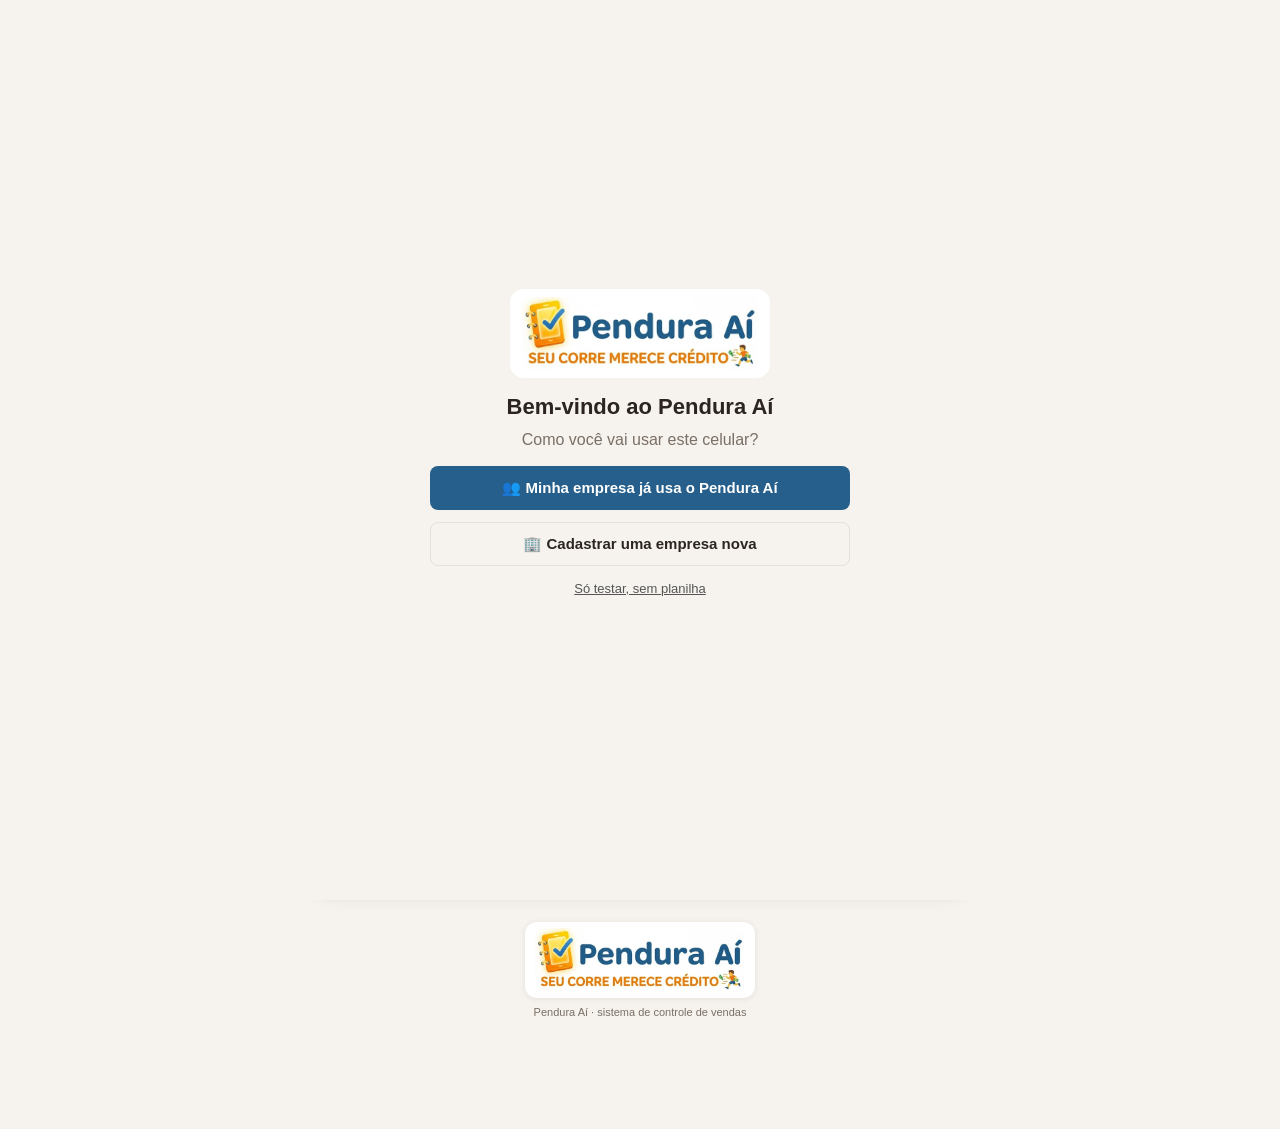
<file: pendura-ai/site/index.html>
<!DOCTYPE html>
<html lang="pt-BR">
<head>
<meta charset="UTF-8">
<meta name="viewport" content="width=device-width, initial-scale=1, maximum-scale=1">
<meta name="theme-color" content="#265F8B">
<link rel="manifest" href="manifest.webmanifest">
<link rel="apple-touch-icon" href="icone-192.png">
<meta name="apple-mobile-web-app-capable" content="yes">
<title>Pendura Aí</title>
<link rel="icon" href="[data-uri]">
<style>
  :root{
    --bg:#f6f3ee; --card:#fff; --ink:#2b2420; --muted:#7a6f66; --line:#e6dfd6;
    --brand:#265F8B; --brand-ink:#fff; --accent:#E9790D; --ok:#2e8b57; --ok-bg:#e3f4ea; --open:#c0392b; --open-bg:#fbe7e4;
  }
  @media (prefers-color-scheme: dark){
    :root{ --bg:#1b1816; --card:#262220; --ink:#f1ebe4; --muted:#a89d93; --line:#3a3431;
      --ok-bg:#1f3a2b; --open-bg:#43201c; }
  }
  *{box-sizing:border-box}
  body{margin:0;font-family:-apple-system,BlinkMacSystemFont,"Segoe UI",Roboto,sans-serif;background:var(--bg);color:var(--ink);font-size:16px}
  header{position:sticky;top:0;z-index:5;background:var(--brand);color:var(--brand-ink);padding:12px 16px 0}
  header h1{margin:0 0 10px;font-size:19px;display:flex;align-items:center;gap:10px;min-width:0}
  header.com-banner{background-size:cover;background-position:center;color:#fff;padding-top:16px}
  header.com-banner h1{margin-bottom:14px;text-shadow:0 1px 4px rgba(0,0,0,.6)}
  header.com-banner .tab{color:#fff;text-shadow:0 1px 3px rgba(0,0,0,.6)}
  header.com-banner .tab.active{border-bottom-color:#fff}
  .banner-prev{height:90px;border:1px dashed var(--line);border-radius:10px;background:var(--bg) center/cover no-repeat;display:flex;align-items:center;justify-content:center;margin-top:8px}
  .qtd-row{display:flex;gap:8px;align-items:stretch}
  .gs-status{font-size:13px;font-weight:700;margin-top:10px;text-align:center;color:var(--muted);padding:6px 10px;border-radius:20px;background:var(--bg)}
  .gs-status.ok{color:var(--ok)} .gs-status.pend{color:#b7791f} .gs-status.erro{color:var(--open)}
  .passos{margin:6px 0 0;padding-left:20px;font-size:14px;line-height:1.5}
  .passos li{margin-bottom:6px}
  .gs-code{font-family:ui-monospace,Menlo,monospace;font-size:13px;letter-spacing:.5px;background:var(--bg);border:1px solid var(--line);border-radius:8px;padding:10px;word-break:break-all;text-align:center;font-weight:700}
  .dia-flag{display:flex;align-items:center;gap:6px;font-size:13px;color:var(--brand);font-weight:700;margin-top:4px;cursor:pointer}
  .dia-flag input{width:18px;height:18px}
  .prod-dia{font-size:13px;background:var(--bg);border-radius:8px;padding:8px 10px;margin-top:8px}
  .adm-tabs{flex-wrap:wrap}
  .adm-tabs .chip{flex:1 1 30%}
  .padrao{font-size:12px;font-weight:700;margin-top:6px}
  .padrao.ok{color:var(--ok)} .padrao.mud{color:var(--open)}
  .rel-det{background:var(--bg);border-radius:10px;padding:6px 10px;margin:0 0 10px}
  .rel-it{display:flex;align-items:center;gap:6px;padding:8px 0;border-bottom:1px solid var(--line);flex-wrap:wrap}
  .rel-it:last-child{border-bottom:0}
  .rel-it .tx{flex:1 1 100%;min-width:0;font-size:14px}
  .rel-it .pay{flex:1 1 auto;text-align:center}
  .rel-it .tx small{display:block;color:var(--muted);font-size:12px}
  .rel-it .mini{border:1px solid var(--line);background:var(--card);color:var(--ink);border-radius:8px;padding:6px 8px;font-size:12px;font-weight:600;cursor:pointer}
  .rel-it .mini.x{color:var(--open);border-color:var(--open)}
  .pay.botao{cursor:pointer;border:0}
  .perm{width:100%;border-collapse:collapse;font-size:12px}
  .perm th,.perm td{border-bottom:1px solid var(--line);padding:6px 4px;text-align:center}
  .perm td:first-child,.perm th:first-child{text-align:left}
  .tela-cheia{position:fixed;inset:0;z-index:70;background:var(--bg);color:var(--ink);display:flex;flex-direction:column;align-items:center;justify-content:center;padding:24px 18px;text-align:center;overflow:auto}
  .tela-cheia img.mk{width:min(70vw,260px);background:#fff;border-radius:14px;padding:8px 12px;margin-bottom:16px}
  .tela-cheia h2{margin:0 0 8px;font-size:22px}
  .tela-cheia p{margin:0 0 14px;max-width:420px;color:var(--muted);line-height:1.5}
  .tela-cheia .btn{max-width:420px}
  .ro-linha{font-size:13px;font-weight:700;text-align:center;margin-top:8px;color:#a15c07;background:#fff4e0;border-radius:10px;padding:8px}
  .qtd-row{align-items:center}
  .qtd-row input{flex:0 0 72px;width:72px;text-align:center;font-weight:700}
  .qtd-btn{flex:0 0 40px;height:38px;border:1px solid var(--line);background:var(--card);color:var(--ink);border-radius:8px;font-size:15px;font-weight:700;cursor:pointer}
  .ac-wrap{position:relative}
  .ac{position:absolute;left:0;right:0;top:calc(100% + 4px);z-index:8;background:var(--card);border:1px solid var(--line);border-radius:10px;max-height:260px;overflow-y:auto;box-shadow:0 6px 18px rgba(0,0,0,.15)}
  .ac button{display:flex;justify-content:space-between;gap:8px;width:100%;text-align:left;padding:12px;border:0;border-bottom:1px solid var(--line);background:none;color:var(--ink);font-size:15px;cursor:pointer}
  .ac button:last-child{border-bottom:0}
  .ac button small{color:var(--muted);font-size:12px;white-space:nowrap}
  .ac button.novo{color:var(--brand);font-weight:700}
  .ac .vazio{padding:12px;color:var(--muted);font-size:14px}
  .qtd-btn.ativo{background:var(--brand);color:var(--brand-ink);border-color:var(--brand)}
  .camp-item{display:flex;align-items:center;gap:10px;padding:9px 0;border-bottom:1px solid var(--line)}
  .camp-item:last-child{border-bottom:0}
  .camp-item input{width:20px;height:20px;flex:0 0 20px}
  .camp-item .grow{flex:1;min-width:0}
  .camp-item .ok{font-size:12px;color:var(--ok);font-weight:700}
  .camp-prox{background:var(--bg);border-radius:10px;padding:12px;margin-top:10px;text-align:center}
  .camp-prox b{display:block;font-size:17px;margin:4px 0 10px}
  header h1 span{overflow:hidden;text-overflow:ellipsis;white-space:nowrap}
  .logo{height:46px;width:auto;max-width:138px;object-fit:contain;flex-shrink:0;border-radius:6px}
  .logo-prev{display:flex;align-items:center;justify-content:center;height:110px;border:1px dashed var(--line);border-radius:10px;background:var(--bg);margin-top:8px}
  .logo-prev img{max-height:96px;max-width:90%;object-fit:contain}
  .cor{display:flex;align-items:center;gap:10px;padding:6px 0}
  .cor span{flex:1;font-size:15px}
  .cor input[type=color]{width:52px;height:38px;padding:2px;flex:0 0 52px;cursor:pointer}
  .tabs{display:flex;gap:4px}
  .tab{flex:1;border:0;background:transparent;color:var(--brand-ink);opacity:.75;padding:10px 1px;font-size:13px;font-weight:600;border-bottom:3px solid transparent;cursor:pointer}
  .tab.active{opacity:1;border-bottom-color:var(--accent)}
  main{padding:14px 16px 10px;max-width:640px;margin:0 auto}
  .marca-rodape{text-align:center;padding:8px 16px 96px}
  .marca-rodape img{width:min(70vw,230px);height:auto;background:#fff;border-radius:12px;padding:6px 10px;box-shadow:0 1px 6px rgba(0,0,0,.08)}
  .marca-rodape div{font-size:11px;color:var(--muted);margin-top:4px}
  .card{background:var(--card);border:1px solid var(--line);border-radius:12px;padding:14px;margin-bottom:14px}
  .card h2{margin:0 0 10px;font-size:16px}
  label{display:block;font-size:13px;color:var(--muted);margin:8px 0 4px}
  input,select{width:100%;padding:11px;border:1px solid var(--line);border-radius:8px;font-size:16px;background:var(--bg);color:var(--ink)}
  .row{display:flex;gap:8px}
  .row>*{flex:1}
  .row .small{flex:0 0 80px}
  button.btn{border:0;border-radius:8px;padding:12px 14px;font-size:15px;font-weight:600;cursor:pointer;background:var(--brand);color:var(--brand-ink)}
  button.btn.full{width:100%;margin-top:12px}
  button.btn.ghost{background:transparent;color:var(--ink);border:1px solid var(--line)}
  button.btn.wa{background:#25d366;color:#fff}
  .totals{display:grid;grid-template-columns:repeat(3,1fr);gap:8px;text-align:center}
  .totals div{background:var(--bg);border-radius:8px;padding:8px 4px}
  .totals b{display:block;font-size:16px}
  .totals span{font-size:12px;color:var(--muted)}
  .filters{display:flex;gap:6px;margin-bottom:10px}
  .chip{flex:1;border:1px solid var(--line);background:var(--card);color:var(--ink);border-radius:20px;padding:7px;font-size:13px;cursor:pointer}
  .chip.active{background:var(--ink);color:var(--bg);border-color:var(--ink)}
  .sale{display:flex;align-items:center;gap:10px;padding:10px 0;border-bottom:1px solid var(--line)}
  .sale:last-child{border-bottom:0}
  .sale .info{flex:1;min-width:0}
  .sale .name{font-weight:600}
  .sale .prod{font-size:13px;color:var(--muted)}
  .pay{border:0;border-radius:20px;padding:8px 12px;font-size:13px;font-weight:700;cursor:pointer;white-space:nowrap}
  .pay.paid{background:var(--ok-bg);color:var(--ok)}
  .pay.open{background:var(--open-bg);color:var(--open)}
  .del{border:0;background:transparent;color:var(--muted);font-size:20px;cursor:pointer;padding:4px}
  .item{display:flex;align-items:center;gap:8px;padding:8px 0;border-bottom:1px solid var(--line)}
  .item:last-child{border-bottom:0}
  .item .grow{flex:1}
  .empty{color:var(--muted);text-align:center;padding:14px;font-size:14px}
  textarea{width:100%;min-height:220px;padding:10px;border:1px solid var(--line);border-radius:8px;font-family:inherit;font-size:14px;background:var(--bg);color:var(--ink)}
  .hidden{display:none !important}
  .perigo{position:fixed;inset:0;z-index:60;background:rgba(0,0,0,.72);display:flex;align-items:center;justify-content:center;padding:16px}
  .perigo-box{background:#fff;color:#1b1b1b;width:100%;max-width:440px;border-radius:18px;overflow:hidden;box-shadow:0 20px 50px rgba(0,0,0,.45);animation:perigoIn .25s ease-out}
  @keyframes perigoIn{from{transform:scale(.92);opacity:0}to{transform:scale(1);opacity:1}}
  .perigo-topo{background:#b3261e;color:#fff;text-align:center;padding:22px 16px 18px}
  .perigo-topo .ic{font-size:54px;line-height:1}
  .perigo-topo h3{margin:8px 0 0;font-size:22px;font-weight:800;letter-spacing:.3px}
  .perigo-topo small{display:block;margin-top:4px;font-size:13px;opacity:.9;font-weight:700}
  .perigo-corpo{padding:18px 18px 6px;font-size:16px;line-height:1.45}
  .perigo-corpo ul{margin:10px 0 0;padding-left:20px}
  .perigo-corpo li{margin-bottom:6px}
  .perigo-corpo input{width:100%;margin-top:10px;padding:12px;font-size:20px;font-weight:800;text-align:center;letter-spacing:3px;border:2px solid #b3261e;border-radius:10px;background:#fff;color:#111;text-transform:uppercase}
  .perigo-corpo input.c-usu,.perigo-corpo input.c-sen,.perigo-corpo input.t-novo{text-transform:none;letter-spacing:normal;text-align:left;font-weight:400;font-size:17px;border:1px solid #bbb}
  .perigo-acoes{display:flex;flex-direction:column;gap:10px;padding:16px 18px 20px}
  .perigo-acoes .voltar{background:#1f7a4a;color:#fff;border:0;border-radius:12px;padding:16px;font-size:18px;font-weight:800;cursor:pointer}
  .perigo-acoes .seguir{background:transparent;color:#b3261e;border:1px solid #e3b3af;border-radius:12px;padding:11px;font-size:14px;font-weight:600;cursor:pointer}
  .perigo-acoes .seguir:disabled{opacity:.35;cursor:not-allowed}
  .perigo-box.neutro .perigo-topo{background:var(--brand);color:var(--brand-ink)}
  .pin-in{letter-spacing:10px!important;font-size:28px!important;border-color:var(--brand)!important;text-transform:none!important}
  .pin-erro{color:#b3261e;font-weight:700;font-size:14px;min-height:20px;margin-top:8px;text-align:center}
  .pin-link{background:none;border:0;color:#555;text-decoration:underline;font-size:13px;cursor:pointer;margin-top:4px}
  .avisos{position:fixed;top:12px;right:12px;z-index:50;display:flex;flex-direction:column;align-items:flex-end;gap:8px;width:min(88vw,380px);pointer-events:none}
  .aviso{pointer-events:auto;width:100%;display:flex;align-items:flex-start;gap:10px;padding:14px 14px 14px 16px;border-radius:12px;
    font-size:15px;font-weight:600;line-height:1.35;color:#fff;background:#2b2420;box-shadow:0 8px 24px rgba(0,0,0,.28);border-left:6px solid rgba(255,255,255,.55);
    transform:translateX(130%);opacity:0;transition:transform .45s cubic-bezier(.2,.9,.3,1.2),opacity .3s}
  .aviso.entra{transform:translateX(0);opacity:1}
  .aviso.sai{transform:translateX(140%);opacity:0;transition:transform 1.4s ease-in,opacity 1.4s ease-in}
  .aviso .ic{font-size:20px;line-height:1}
  .aviso .tx{flex:1}
  .aviso .tx b{font-weight:800}
  .aviso .fx{border:0;background:rgba(255,255,255,.18);color:#fff;border-radius:50%;width:26px;height:26px;font-size:15px;cursor:pointer;flex:0 0 26px}
  .aviso.ok{background:#1f7a4a} .aviso.erro{background:#b3261e} .aviso.info{background:#2b4c7e} .aviso.atencao{background:#a15c07}
  .aviso .btn{background:#fff;color:#b3261e}
  .modal{position:fixed;inset:0;background:rgba(0,0,0,.5);display:flex;align-items:flex-end;justify-content:center;z-index:10}
  .modal .card{width:100%;max-width:640px;margin:0;border-radius:16px 16px 0 0}
  .qrtela{position:fixed;inset:0;z-index:20;background:#fff;color:#111;display:flex;flex-direction:column;align-items:center;justify-content:center;padding:20px 16px;text-align:center;overflow:auto}
  .qrtela .qrbox{width:min(78vw,340px);aspect-ratio:1/1;background:#fff;padding:10px;border-radius:12px;box-shadow:0 2px 14px rgba(0,0,0,.12)}
  .qrtela .qrbox svg{width:100%;height:100%;display:block}
  .qrtela h3{margin:0 0 2px;font-size:18px}
  .qrtela .valor{font-size:30px;font-weight:800;margin:10px 0 2px}
  .qrtela .sub{font-size:13px;color:#555;margin-bottom:12px}
  .qrtela input{max-width:180px;text-align:center;font-size:18px;background:#f4f4f4;color:#111;border-color:#ddd}
  .qrtela .acoes{display:flex;gap:8px;width:100%;max-width:360px;margin-top:12px}
  .qrtela .acoes .btn{flex:1}
  .qrtela .btn.ghost{color:#111;border-color:#ccc}

  /* ===== Layout novo (26/10/2026): menu embaixo, toca e soma, ficha do cliente ===== */
  header{padding:10px 16px;border-bottom:4px solid var(--accent);box-shadow:0 2px 10px rgba(0,0,0,.12)}
  header h1{margin:0}
  header.com-banner h1{margin-bottom:0}
  #nav{position:fixed;left:0;right:0;bottom:0;z-index:30;display:grid;grid-template-columns:repeat(5,1fr);gap:2px;max-width:640px;margin:0 auto;
    background:var(--card);border-top:1px solid var(--line);padding:6px 4px calc(6px + env(safe-area-inset-bottom));box-shadow:0 -4px 16px rgba(0,0,0,.1)}
  #nav .tab{display:flex;flex-direction:column;align-items:center;justify-content:center;gap:3px;min-height:56px;padding:4px 2px;border:0;border-radius:12px;
    background:transparent;color:var(--muted);opacity:1;font-size:11.5px;font-weight:700}
  #nav .tab .ic{font-size:22px;line-height:1}
  #nav .tab.active{background:rgba(38,95,139,.12);background:color-mix(in srgb,var(--brand) 13%,transparent);color:var(--brand)}
  main{padding-bottom:100px}
  .marca-rodape{padding-bottom:110px}
  .modal{z-index:40} .qrtela{z-index:45}
  .sec-tit{display:flex;align-items:center;justify-content:space-between;gap:8px;margin-bottom:10px}
  .sec-tit h2{margin:0}
  .sec-tit .btn{padding:8px 12px;font-size:14px}
  .tiles{display:grid;grid-template-columns:repeat(auto-fill,minmax(128px,1fr));gap:8px;margin-top:6px}
  .tile{position:relative;display:flex;flex-direction:column;justify-content:space-between;gap:4px;text-align:left;min-height:76px;padding:10px;
    border:2px solid var(--line);border-radius:14px;background:var(--card);color:var(--ink);font:inherit;font-size:15px;cursor:pointer;transition:transform .08s}
  .tile b{font-weight:700;line-height:1.2}
  .tile span{color:var(--muted);font-size:13px}
  .tile:active{transform:scale(.96)}
  .tile.on{border-color:var(--brand);background:var(--bg)}
  .tile .qn{position:absolute;top:-8px;right:-8px;min-width:28px;height:28px;padding:0 7px;border-radius:14px;background:var(--accent);color:#fff;
    font-style:normal;font-weight:800;font-size:14px;display:flex;align-items:center;justify-content:center;box-shadow:0 2px 6px rgba(0,0,0,.2)}
  .carrinho{margin-top:10px;background:var(--bg);border-radius:12px;padding:2px 10px}
  .carrinho .item small{display:block;color:var(--muted);font-size:12px}
  .qtd-n{min-width:26px;text-align:center}
  .carrinho-tot{display:flex;justify-content:space-between;padding:10px 0 8px;font-size:17px}
  .formas{display:grid;grid-template-columns:repeat(4,1fr);gap:6px}
  .forma{min-height:54px;border:2px solid var(--line);border-radius:12px;background:var(--card);color:var(--ink);font:inherit;font-size:14px;font-weight:700;cursor:pointer;padding:6px 4px}
  .forma.on{border-color:var(--ok);background:var(--ok-bg);color:var(--ok)}
  .forma.pendura.on{border-color:var(--open);background:var(--open-bg);color:var(--open)}
  .formas-grande{grid-template-columns:1fr}
  .formas-grande .forma{min-height:58px;font-size:18px}
  @media (max-width:360px){.formas{grid-template-columns:repeat(2,1fr)}}
  .cli-info{font-size:13px;line-height:1.45;background:var(--bg);border-radius:10px;padding:8px 10px;margin-top:8px}
  .chips-wrap{flex-wrap:wrap}
  .chips-wrap .chip{flex:0 0 auto;padding:8px 12px}
  .cli-row{display:flex;align-items:center;gap:10px;width:100%;text-align:left;padding:12px 2px;border:0;border-bottom:1px solid var(--line);
    background:none;color:var(--ink);font:inherit;cursor:pointer;min-height:60px}
  .cli-row:last-child{border-bottom:0}
  .cli-row .grow{flex:1;min-width:0}
  .cli-row small{display:block;color:var(--muted);font-size:12.5px;margin-top:2px}
  .saldo{border-radius:12px;padding:12px;margin:10px 0;text-align:center;font-weight:700}
  .saldo.deve{background:var(--open-bg);color:var(--open)}
  .saldo.ok{background:var(--ok-bg);color:var(--ok)}
  .saldo b{display:block;font-size:28px}
  .kgrid{display:grid;grid-template-columns:repeat(auto-fit,minmax(130px,1fr));gap:8px;margin:10px 0}
  .kgrid div{background:var(--bg);border-radius:10px;padding:8px 10px}
  .kgrid span{display:block;font-size:12px;color:var(--muted)}
  .kgrid b{font-size:16px}
  .barra{height:8px;border-radius:4px;background:var(--bg);overflow:hidden;margin:3px 0 9px}
  .barra i{display:block;height:100%;background:var(--accent)}
  .hub{display:grid;grid-template-columns:1fr 1fr;gap:8px}
  .hub button{display:flex;flex-direction:column;align-items:flex-start;gap:2px;text-align:left;min-height:84px;padding:12px;border:1px solid var(--line);
    border-radius:14px;background:var(--card);color:var(--ink);font:inherit;font-weight:700;font-size:15px;cursor:pointer}
  .hub .ic{font-size:24px}
  .hub small{font-weight:400;color:var(--muted);font-size:12px;line-height:1.3}
  :focus-visible{outline:3px solid var(--accent);outline-offset:2px}
  button.btn,.chip,.pay,.forma{min-height:44px}
  .qtd-btn{flex:0 0 44px;height:44px}
  @media (prefers-reduced-motion:reduce){*,*::before,*::after{transition:none!important;animation:none!important}}
</style>
<!-- Padrões de fábrica desta empresa (link da planilha e código de segurança). A "cópia limpa" sai com estes campos vazios. -->
<script id="padroes" type="application/json">{"url":"","token":"","empresa":"","painel":""}</script>
</head>
<body>
<header>
  <h1><img id="hLogo" class="logo hidden" alt=""><span id="hNome">Pendura Aí</span></h1>
</header>
<nav class="tabs" id="nav" aria-label="Menu principal">
  <button class="tab active" data-tab="vendas" aria-current="page"><span class="ic" aria-hidden="true">🧾</span>Vender</button>
  <button class="tab" data-tab="rel"><span class="ic" aria-hidden="true">🪝</span>Fiado</button>
  <button class="tab" data-tab="cli"><span class="ic" aria-hidden="true">👥</span>Clientes</button>
  <button class="tab" data-tab="prod"><span class="ic" aria-hidden="true">📦</span>Produtos</button>
  <button class="tab" data-tab="mais"><span class="ic" aria-hidden="true">☰</span>Mais</button>
</nav>

<main>
  <!-- ===== VENDAS ===== -->
  <section id="tab-vendas">
    <div class="card">
      <label for="dia">Dia</label>
      <input type="date" id="dia">
      <div class="totals" style="margin-top:12px">
        <div><b id="tTotal">R$ 0,00</b><span>Vendido</span></div>
        <div><b id="tPago" style="color:var(--ok)">R$ 0,00</b><span>Recebido</span></div>
        <div><b id="tAberto" style="color:var(--open)">R$ 0,00</b><span>Pendurado</span></div>
      </div>
      <div id="gsStatus" class="gs-status hidden"></div>
      <div id="usuLinha" style="font-size:12px;color:var(--muted);text-align:center;margin-top:8px"></div>
      <div id="roLinha" class="ro-linha hidden"></div>
      <button class="btn ghost full hidden" id="btnInstalar" style="margin-top:10px">📲 Instalar o app neste celular (funciona sem internet)</button>
      <div id="offlineLinha" class="hidden" style="font-size:12px;font-weight:700;text-align:center;margin-top:8px;color:#a15c07">📴 Sem internet: as vendas ficam salvas e vão para a planilha quando o sinal voltar</div>
    </div>

    <div class="card">
      <h2>Nova venda</h2>
      <label for="vNome">Nome / apelido</label>
      <div class="ac-wrap">
        <input id="vNome" autocomplete="off" placeholder="Toque para ver a lista ou digite">
        <div id="acLista" class="ac hidden" role="listbox"></div>
      </div>
      <div id="vFoneBox" class="hidden">
        <label for="vFone" id="vFoneLbl">WhatsApp do novo cliente (opcional)</label>
        <input id="vFone" inputmode="tel" autocomplete="off" placeholder="(11) 91234-5678">
      </div>
      <div id="vCliInfo" class="cli-info hidden" aria-live="polite"></div>
      <label>O que levou <span style="font-weight:400">(toque para somar)</span></label>
      <input id="vBuscaProd" type="search" class="hidden" autocomplete="off" placeholder="🔎 Procurar produto" style="margin-bottom:6px">
      <div class="tiles" id="vTiles"></div>
      <div id="vCarrinho"></div>
      <label>Como pagou</label>
      <div class="formas" id="vFormas" role="group" aria-label="Como pagou">
        <button type="button" class="forma" data-forma="pix">💠 Pix</button>
        <button type="button" class="forma" data-forma="dinheiro">💵 Dinheiro</button>
        <button type="button" class="forma" data-forma="cartao">💳 Cartão</button>
        <button type="button" class="forma pendura on" data-forma="" aria-pressed="true">🪝 Pendura</button>
      </div>
      <button class="btn full" id="btnAddVenda">+ Registrar venda</button>
    </div>

    <div class="card">
      <div class="sec-tit"><h2>Vendas do dia</h2><button class="btn ghost" id="btnMsg">📋 Resumo do dia</button></div>
      <div class="filters">
        <button class="chip active" data-f="todos">Todas</button>
        <button class="chip" data-f="aberto">Penduradas</button>
        <button class="chip" data-f="pago">Pagas</button>
      </div>
      <div id="listaVendas"></div>
    </div>
  </section>

  <!-- ===== RELATÓRIO ===== -->
  <section id="tab-rel" class="hidden">
    <div class="card">
      <h2>🪝 Fiado · quanto cada um deve</h2>
      <div class="filters" id="relFiltros">
        <button class="chip" data-p="dia">Dia</button>
        <button class="chip active" data-p="mes">Mês</button>
        <button class="chip" data-p="tudo">Tudo</button>
      </div>
      <input type="date" id="relDia" class="hidden" style="margin-bottom:10px">
      <input type="month" id="relMes" style="margin-bottom:10px">
      <div class="filters" id="relSit">
        <button class="chip active" data-s="todos">Todos</button>
        <button class="chip" data-s="aberto">Devendo</button>
        <button class="chip" data-s="pago">Quitados</button>
      </div>
      <div class="totals" style="margin-bottom:10px">
        <div><b id="rTotal">R$ 0,00</b><span>Vendido</span></div>
        <div><b id="rPago" style="color:var(--ok)">R$ 0,00</b><span>Recebido</span></div>
        <div><b id="rAberto" style="color:var(--open)">R$ 0,00</b><span>Pendurado</span></div>
      </div>
      <div id="relLista"></div>
      <button class="btn full" id="btnRelMsg">📋 Montar relatório</button>
    </div>
  </section>

  <!-- ===== CLIENTES ===== -->
  <section id="tab-cli" class="hidden">
    <div class="card" id="cliListaCard">
      <div class="sec-tit"><h2>👥 Clientes</h2><span id="cliCount" style="font-size:13px;color:var(--muted)"></span></div>
      <input id="cliBusca" type="search" autocomplete="off" placeholder="🔎 Buscar por nome ou WhatsApp">
      <div class="filters chips-wrap" id="cliFiltros" style="margin-top:10px"></div>
      <label for="cliOrdem">Ordenar</label>
      <select id="cliOrdem">
        <option value="deve">Quem deve mais</option>
        <option value="recente">Comprou por último</option>
        <option value="total">Quem mais compra</option>
        <option value="nome">Nome (A-Z)</option>
      </select>
      <div id="cliLista" style="margin-top:6px"></div>
    </div>
    <div class="card hidden" id="cliFicha"></div>
    <div class="card" id="cliNovoCard">
      <h2>＋ Novo cliente</h2>
      <label for="cNome">Nome / apelido</label>
      <input id="cNome" placeholder="Ex.: João da portaria">
      <label for="cFone">WhatsApp (opcional)</label>
      <input id="cFone" inputmode="tel" placeholder="(11) 91234-5678">
      <button class="btn full" id="btnAddCli">+ Adicionar cliente</button>
      <p style="font-size:12px;color:var(--muted);margin:8px 0 0">Na hora da venda, um nome novo também é cadastrado sozinho.</p>
    </div>
  </section>

  <!-- ===== MAIS ===== -->
  <section id="tab-mais" class="hidden">
    <div class="card">
      <h2>☰ Mais</h2>
      <div class="hub" id="hub">
        <button type="button" data-ir="camp"><span class="ic" aria-hidden="true">📣</span>Campanha<small>Avisar os clientes no WhatsApp</small></button>
        <button type="button" data-ir="resumo"><span class="ic" aria-hidden="true">📋</span>Resumo do dia<small>Vendas, pagos e pendurados</small></button>
        <button type="button" data-ir="adm:apar"><span class="ic" aria-hidden="true">🎨</span>Aparência 🔒<small>Nome, logo, banner e cores</small></button>
        <button type="button" data-ir="adm:pix"><span class="ic" aria-hidden="true">💳</span>Pix 🔒<small>Chave para receber</small></button>
        <button type="button" data-ir="adm:gs"><span class="ic" aria-hidden="true">☁️</span>Planilha 🔒<small>Google Planilhas</small></button>
        <button type="button" data-ir="adm:bkp"><span class="ic" aria-hidden="true">💾</span>Backup 🔒<small>Guardar uma cópia</small></button>
        <button type="button" data-ir="adm:seg"><span class="ic" aria-hidden="true">🔑</span>Segurança 🔒<small>Usuários e senhas</small></button>
        <button type="button" data-ir="treino"><span class="ic" aria-hidden="true">🎓</span>Treino guiado<small>Aprender usando, sem medo de errar</small></button>
      </div>
      <p style="font-size:12px;color:var(--muted);margin:10px 0 0">🔒 Com a planilha conectada, pede usuário e senha de gerente ou dono.</p>
    </div>
  </section>

  <!-- ===== CAMPANHA ===== -->
  <section id="tab-camp" class="hidden">
    <div class="card">
      <h2>📣 Mensagem da campanha</h2>
      <textarea id="campTxt" style="min-height:140px" maxlength="2000" placeholder="Ex.: Olá, {nome}! Hoje tem torta salgada fresquinha 😋 Faça sua reserva respondendo esta mensagem."></textarea>
      <p style="font-size:12px;color:var(--muted);margin:6px 0 0">Escreva <b>{nome}</b> para o nome do cliente (só no envio um a um) e <b>{produto}</b> para os produtos marcados como "Produto do dia". O texto fica salvo.</p>
      <div class="prod-dia" id="campProdDia"></div>
      <div style="font-size:12px;color:var(--muted);margin-top:8px">Prévia:</div>
      <div id="campPrevia" style="white-space:pre-wrap;font-size:14px;background:var(--bg);border-radius:8px;padding:10px;margin-top:4px;min-height:20px"></div>
      <button class="btn ghost full" id="campExemplo" style="margin-top:8px">✨ Usar um exemplo</button>
    </div>

    <div class="card">
      <h2>👥 Quem recebe</h2>
      <div class="row" style="margin-bottom:6px">
        <button class="btn ghost" id="campTodos">Marcar todos</button>
        <button class="btn ghost" id="campNenhum">Desmarcar</button>
      </div>
      <div id="campInfo" style="font-size:13px;color:var(--muted);margin:6px 0"></div>
      <div id="campLista"></div>
      <p style="font-size:12px;color:var(--muted);margin:8px 0 0">Envie só para clientes que gostam de receber seus avisos.</p>
    </div>

    <div class="card">
      <h2>🚀 Enviar</h2>
      <button class="btn wa full" id="campUmAUm" style="margin-top:0">📲 Enviar um a um</button>
      <div id="campProx" class="camp-prox hidden">
        <div id="campProg" style="font-size:13px;color:var(--muted)"></div>
        <b id="campNome"></b>
        <div class="row">
          <button class="btn ghost" id="campPular">Pular</button>
          <button class="btn wa" id="campAbrir">Abrir WhatsApp</button>
        </div>
      </div>
      <button class="btn ghost full" id="campCopiar">📋 Copiar para lista de transmissão</button>
      <p style="font-size:12px;color:var(--muted);margin:8px 0 0">Lista de transmissão: copie, abra a lista no WhatsApp e cole. Ela só chega para quem salvou o seu número. O {nome} é retirado automaticamente.</p>
      <button class="btn ghost full" id="campNova">🔄 Nova campanha (zerar enviados)</button>
    </div>
  </section>

  <!-- ===== PRODUTOS ===== -->
  <section id="tab-prod" class="hidden">
    <div class="card">
      <h2>📦 Produtos</h2>
      <p style="font-size:13px;color:var(--muted);margin:0 0 4px">Cadastrar é livre. Editar e excluir pedem usuário e senha de gerente ou dono (conferidos na planilha).</p>
      <div class="row">
        <div><label for="pNome">Nome</label><input id="pNome" placeholder="Ex.: Batata de frango"></div>
        <div class="small" style="flex-basis:110px"><label for="pPreco">Preço</label><input id="pPreco" inputmode="decimal" placeholder="0,00"><div id="pPrecoVer" style="font-size:12px;color:var(--muted);margin-top:3px"></div></div>
      </div>
      <button class="btn full" id="btnAddProd">+ Adicionar produto</button>
      <div id="listaProd" style="margin-top:10px"></div>
    </div>

  </section>

  <!-- ===== ADMIN ===== -->
  <section id="tab-admin" class="hidden">
    <div class="filters adm-tabs" id="admTabs">
      <button class="chip active" data-a="apar">Aparência</button>
      <button class="chip" data-a="pix">Pix</button>
      <button class="chip" data-a="gs">Planilha</button>
      <button class="chip" data-a="bkp">Backup</button>
      <button class="chip" data-a="seg">Segurança</button>
    </div>
    <button class="btn ghost full" id="btnBloquear" style="margin:0 0 12px">🔒 Bloquear o Admin agora</button>

    <div id="adm-apar">
      <div class="card">
        <h2>Nome e logotipo</h2>
        <label for="aNome">Nome do negócio</label>
        <input id="aNome" placeholder="Ex.: Recheadinha" maxlength="40">
        <label>Logotipo</label>
        <div class="logo-prev" id="logoPrev"><span style="color:var(--muted);font-size:13px">Sem logotipo</span></div>
        <div class="row" style="margin-top:8px">
          <button class="btn ghost" id="btnLogo">📱 Do aparelho</button>
          <button class="btn ghost" id="btnLogoDel">Remover</button>
        </div>
        <input type="file" id="fileLogo" accept="image/*" class="hidden">
        <label for="logoUrl">ou cole o link da imagem</label>
        <div class="row"><input id="logoUrl" inputmode="url" autocomplete="off" placeholder="https://..."><button class="btn" id="btnLogoUrl" style="flex:0 0 auto">Usar link</button></div>
        <p style="font-size:12px;color:var(--muted);margin:8px 0 0">A imagem é ajustada automaticamente, sem esticar nem cortar. <b>Imagem por link também vai para um celular novo</b> pela planilha; imagem do aparelho fica só neste celular.</p>
      </div>

      <div class="card">
        <h2>🖼 Banner do topo</h2>
        <div class="banner-prev" id="bannerPrev"><span style="color:var(--muted);font-size:13px">Sem banner</span></div>
        <div class="row" style="margin-top:8px">
          <button class="btn ghost" id="btnBanner">📱 Do aparelho</button>
          <button class="btn ghost" id="btnBannerDel">Remover</button>
        </div>
        <input type="file" id="fileBanner" accept="image/*" class="hidden">
        <label for="bannerUrl">ou cole o link da imagem</label>
        <div class="row"><input id="bannerUrl" inputmode="url" autocomplete="off" placeholder="https://..."><button class="btn" id="btnBannerUrl" style="flex:0 0 auto">Usar link</button></div>
        <p style="font-size:12px;color:var(--muted);margin:8px 0 0">A imagem preenche o fundo do topo sem distorcer (pode cortar um pouco das bordas) e recebe um leve escurecido para o nome continuar legível. Link do Google Drive funciona se o arquivo estiver compartilhado como "Qualquer pessoa com o link".</p>
      </div>

      <div class="card">
        <h2>Cores</h2>
        <div class="cor"><span>Cor principal (topo e botões)</span><input type="color" id="corBrand"></div>
        <div class="cor"><span>Fundo</span><input type="color" id="corBg"></div>
        <div class="cor"><span>Pago</span><input type="color" id="corOk"></div>
        <div class="cor"><span>Em aberto</span><input type="color" id="corOpen"></div>
        <button class="btn ghost full" id="btnCorReset">Restaurar cores padrão</button>
      </div>
    </div>

    <div id="adm-pix" class="hidden">
      <div class="card">
        <h2>💳 Pix da loja</h2>
        <p style="font-size:13px;color:var(--muted);margin:0 0 4px">Usado no extrato de cada cliente: o código Pix copia e cola já vai com o valor em aberto.</p>
        <div id="pixAtualTxt" style="font-size:13px;font-weight:600;color:var(--ok);margin:4px 0"></div>
        <label for="pixTipo">Tipo de chave</label>
        <select id="pixTipo">
          <option value="cel">Celular</option>
          <option value="doc">CPF / CNPJ</option>
          <option value="email">E-mail</option>
          <option value="aleat">Chave aleatória</option>
        </select>
        <label for="pixChave">Chave Pix</label>
        <input id="pixChave" autocomplete="off">
        <label for="pixNome">Nome de quem recebe (como no banco)</label>
        <input id="pixNome" maxlength="25" placeholder="Ex.: Fernando Azevedo">
        <label for="pixCidade">Cidade</label>
        <input id="pixCidade" maxlength="15" placeholder="Ex.: Sao Paulo">
        <div class="row">
          <button class="btn ghost full" id="btnPixTeste">Pix de teste (R$ 1,00)</button>
          <button class="btn ghost full" id="btnPixQrLivre">🔳 QR com valor livre</button>
        </div>
        <div id="pixMsg" style="font-size:13px;margin-top:8px;word-break:break-all;color:var(--muted)"></div>
      </div>
    </div>

    <div id="adm-gs" class="hidden">
      <div class="card">
        <h2>☁ Google Planilhas</h2>
        <p style="font-size:13px;color:var(--muted);margin:0 0 8px">Cada venda, cliente e produto vai sozinho para a planilha da sua empresa, na sua conta Google. Sem internet, o app guarda e envia quando a conexão voltar.</p>
        <div id="gsPainel" class="gs-status" style="font-size:14px;margin:4px 0 10px"></div>
        <label for="gsUrl">Link do app da planilha</label>
        <input id="gsUrl" autocomplete="off" inputmode="url" readonly placeholder="https://script.google.com/macros/s/.../exec">
        <div id="gsPadrao" class="padrao"></div>
        <button class="btn ghost full" id="gsAlterarUrl" style="margin-top:8px">✏ Alterar link (com aviso)</button>
        <div class="row" style="margin-top:10px">
          <button class="btn ghost" id="gsTestar">Testar conexão</button>
          <button class="btn" id="gsEnviar">Enviar agora</button>
        </div>
        <button class="btn ghost full" id="gsReenviar">Reenviar tudo para a planilha</button>
        <button class="btn ghost full" id="gsDesligar" style="color:var(--open);border-color:var(--open)">⚠ Desconectar planilha</button>
      </div>

      <div class="card">
        <h2>📲 Celular novo ou trocado?</h2>
        <p style="font-size:13px;color:var(--muted);margin:0 0 8px">Traz da planilha as vendas, clientes, produtos, campanha e aparência (nome, cores e imagens por link). Nada deste celular é apagado: o app junta os dados.</p>
        <button class="btn full" id="gsRestaurar" style="margin-top:0">⬇ Trazer tudo da planilha</button>
        <button class="btn ghost full" id="gsBuscarCad">🔄 Buscar cadastros da planilha</button>
        <p style="font-size:12px;color:var(--muted);margin:8px 0 0">Cadastrou produto ou cliente direto na planilha? Ele aparece aqui sozinho ao abrir o app, ou toque em "Buscar cadastros".</p>
      </div>

      <div class="card">
        <h2>🔑 Código de segurança</h2>
        <p style="font-size:13px;color:var(--muted);margin:0 0 8px">Só quem tem este código consegue gravar na sua planilha. Ele já vai dentro do código que você copia no passo 3.</p>
        <div id="gsToken" class="gs-code"></div>
        <button class="btn full hidden" id="btnNovaEmpresa">🏢 Cadastrar nova empresa</button>
        <div id="gsTokenPadrao" class="padrao"></div>
        <button class="btn ghost full" id="gsNovoToken" style="color:var(--open);border-color:var(--open)">⚠ Gerar novo código (só em emergência)</button>
      </div>

      <div class="card">
        <h2>📋 Como conectar (uma vez por empresa)</h2>
        <ol class="passos">
          <li>No computador, entre na <b>conta Google da empresa</b> e crie uma planilha nova em <b>sheets.new</b>. Dê um nome, por ex.: "Vendas Recheadinha".</li>
          <li>Na planilha, abra o menu <b>Extensões › Apps Script</b>.</li>
          <li>Apague o que estiver lá e cole o código do botão abaixo. Clique em 💾 <b>Salvar</b>.
            <button class="btn full" id="gsCopiarCodigo" style="margin-top:8px">📋 Copiar código da planilha</button></li>
          <li>Clique em <b>Implantar › Nova implantação</b>. Na engrenagem escolha <b>App da Web</b>. Em <i>Executar como</i>: <b>Eu</b>; em <i>Quem pode acessar</i>: <b>Qualquer pessoa</b>. Clique em <b>Implantar</b> e autorize com a conta da empresa (se aparecer "app não verificado", clique em <i>Avançado › Acessar</i> — o código é seu).</li>
          <li>Copie o <b>URL do app da Web</b> (termina em <b>/exec</b>), cole no campo "Link do app da planilha" acima e toque em <b>Testar conexão</b>.</li>
        </ol>
        <p style="font-size:12px;color:var(--muted);margin:8px 0 0">Outra empresa? Ela faz os mesmos passos com a conta Google dela, no celular dela. Cada uma tem a sua planilha e o seu código.</p>
      </div>
    </div>

    <div id="adm-bkp" class="hidden">
    <div class="card">
      <h2>📥 Receber do WhatsApp</h2>
      <p style="font-size:13px;color:var(--muted);margin:0 0 8px">Cole aqui a mensagem inteira recebida (com o código 🔄). As vendas daquele dia, os produtos e os nomes serão atualizados.</p>
      <textarea id="syncTxt" style="min-height:120px" placeholder="Cole a mensagem aqui"></textarea>
      <div class="row" style="margin-top:8px">
        <button class="btn ghost" id="btnColar">Colar</button>
        <button class="btn" id="btnSync">Atualizar dados</button>
      </div>
    </div>

    <div class="card">
      <h2>Backup</h2>
      <p style="font-size:13px;color:var(--muted);margin:0 0 8px">Os dados ficam salvos neste navegador. Salve um arquivo de vez em quando (e guarde no Drive ou mande para você no WhatsApp) para não perder nada.</p>
      <div id="ultBackup" style="font-size:13px;margin-bottom:4px"></div>
      <div id="contagem" style="font-size:12px;color:var(--muted);margin-bottom:8px"></div>
      <div class="row">
        <button class="btn ghost" id="btnExport">⬇ Salvar JSON</button>
        <button class="btn ghost" id="btnExportTxt">⬇ Salvar TXT</button>
      </div>
      <button class="btn full" id="btnImport">⬆ Importar arquivo (JSON ou TXT)</button>
      <p style="font-size:12px;color:var(--muted);margin:8px 0 0">JSON: arquivo técnico, completo. TXT: dá para ler as vendas e também serve para importar.</p>
      <input type="file" id="fileImport" accept=".json,.txt,application/json,text/plain" class="hidden">
    </div>
    </div>

    <div id="adm-seg" class="hidden">
      <div class="card">
        <h2>👤 Usuário deste celular</h2>
        <p style="font-size:13px;color:var(--muted);margin:0 0 8px">Toda venda lançada neste celular leva este nome (coluna "lancado_por" na planilha). Para trocar, entre com usuário e senha cadastrados na planilha.</p>
        <div id="usuNome" class="gs-code" style="font-family:inherit;letter-spacing:0"></div>
        <button class="btn ghost full" id="btnTrocarUsuario">🔑 Entrar com outro usuário</button>
      </div>
      <div class="card">
        <h2>👥 Usuários e permissões</h2>
        <p style="font-size:13px;color:var(--muted);margin:0 0 8px">Usuários e senhas ficam <b>só na planilha da empresa</b>, na aba <b>Usuarios</b>, e não neste aparelho. Digite a senha em texto: a planilha embaralha sozinha. Toda autorização fica registrada na aba <b>Auditoria</b>.</p>
        <table class="perm"><tr><th></th><th>Vendedor</th><th>Gerente</th><th>Dono</th></tr>
          <tr><td>Lançar venda, marcar pago, cadastrar</td><td>✔</td><td>✔</td><td>✔</td></tr>
          <tr><td>Desmarcar pago, trocar pessoa, editar, excluir</td><td>—</td><td>🔑</td><td>🔑</td></tr>
          <tr><td>Entrar no Admin</td><td>—</td><td>🔑</td><td>🔑</td></tr>
          <tr><td>Planilha, código, substituir backup</td><td>—</td><td>—</td><td>🔑</td></tr></table>
        <p style="font-size:12px;color:var(--muted);margin:8px 0 0">🔑 = pede usuário e senha na hora (precisa de internet). Nada é apagado de verdade: o que é excluído fica marcado como "excluído" na planilha.</p>
        <button class="btn ghost full" id="btnVerUsuarios">Ver usuários cadastrados na planilha</button>
        <div id="listaUsuarios" style="font-size:14px;margin-top:8px"></div>
      </div>
      <div class="card">
        <h2>🏭 Padrões de fábrica</h2>
        <p style="font-size:13px;color:var(--muted);margin:0 0 8px">Este HTML já vem com o link da planilha e o código de segurança da empresa. Veja abaixo se algum foi trocado.</p>
        <div id="segPadrao" style="font-size:14px;line-height:1.6"></div>
        <button class="btn ghost full" id="btnVoltarPadrao">Voltar ao padrão de fábrica</button>
      </div>
      <div class="card">
        <h2>📲 Link de configuração para a equipe</h2>
        <p style="font-size:13px;color:var(--muted);margin:0 0 8px">Para quem usa o app pelo site: gere o link e mande para a pessoa. Ao abrir, o celular dela já fica conectado à planilha desta empresa. <b>Mande só para a sua equipe</b>: quem tem o link consegue gravar na planilha.</p>
        <label for="siteUrl">Endereço do site do app</label>
        <input id="siteUrl" inputmode="url" autocomplete="off" placeholder="https://seu-app.pages.dev">
        <div class="row" style="margin-top:10px">
          <button class="btn ghost" id="btnCfgCopiar">📋 Copiar link</button>
          <button class="btn wa" id="btnCfgWa">WhatsApp</button>
        </div>
      </div>
      <div class="card">
        <h2>🏢 Cópia para outra empresa</h2>
        <p style="font-size:13px;color:var(--muted);margin:0 0 8px">Gera um HTML limpo: sem o seu link, sem o seu código de segurança e sem nenhuma venda, cliente ou configuração sua. A outra empresa conecta a planilha dela.</p>
        <button class="btn full" id="btnCopiaLimpa" style="margin-top:0">⬇ Gerar cópia limpa</button>
      </div>
    </div>
  </section>
</main>

<footer class="marca-rodape"><img id="marcaLogo" alt="Pendura Aí — seu corre merece crédito" src="[data-uri]"><div>Pendura Aí · sistema de controle de vendas</div><a id="linkTreino" href="treino.html" class="hidden" style="display:inline-block;margin-top:10px;font-size:15px;font-weight:700;color:var(--brand)">🎓 Aprender a usar (treino guiado)</a></footer>
<img id="marcaIcone" alt="" hidden src="[data-uri]">


<div class="modal hidden" id="modal">
  <div class="card">
    <h2 id="modalTit">Resumo do dia</h2>
    <textarea id="msgTxt"></textarea>
    <div id="msgSyncBox"><label style="display:flex;align-items:center;gap:8px;margin-top:8px;color:var(--ink);font-size:14px">
      <input type="checkbox" id="msgSync" checked style="width:20px;height:20px"> Incluir código para atualizar o outro WhatsApp
    </label>
    <p style="font-size:12px;color:var(--muted);margin:4px 0 0">🔒 Com o código, envie só para o seu outro aparelho ou sócio — nunca para grupos ou clientes.</p></div>
    <div class="row" style="margin-top:10px">
      <button class="btn ghost" id="btnCopy">Copiar</button>
      <button class="btn wa" id="btnWa">WhatsApp</button>
    </div>
    <button class="btn wa full hidden" id="btnPixSep">💳 Enviar só o código Pix</button>
    <button class="btn ghost full hidden" id="btnPixQr">🔳 Mostrar QR Code na tela</button>
    <button class="btn ghost full" id="btnClose">Fechar</button>
  </div>
</div>

<div class="qrtela hidden" id="qrTela">
  <h3 id="qrNegocio">Pague com Pix</h3>
  <div class="sub" id="qrPara"></div>
  <div class="qrbox" id="qrBox"></div>
  <div class="valor" id="qrValor">R$ 0,00</div>
  <div class="sub" id="qrRecebe" style="margin:0"></div>
  <div class="sub">Abra o app do banco › Pix › Ler QR Code</div>
  <label for="qrValorIn" style="color:#555">Outro valor (pagamento parcial)</label>
  <input id="qrValorIn" inputmode="decimal">
  <div class="acoes">
    <button class="btn ghost" id="qrCopiar">Copiar código</button>
    <button class="btn" id="qrFechar">Fechar</button>
  </div>
</div>

<div class="avisos" id="avisos" aria-live="polite"></div>

<script>
/* QR Code Generator for JavaScript — Copyright (c) 2009 Kazuhiko Arase — MIT license (http://www.opensource.org/licenses/mit-license.php) */
var qrcode=function(){var t=function(t,r){var e=t,n=g[r],o=null,i=0,a=null,u=[],f={},c=function(t,r){o=function(t){for(var r=new Array(t),e=0;e<t;e+=1){r[e]=new Array(t);for(var n=0;n<t;n+=1)r[e][n]=null}return r}(i=4*e+17),l(0,0),l(i-7,0),l(0,i-7),s(),h(),d(t,r),e>=7&&v(t),null==a&&(a=p(e,n,u)),w(a,r)},l=function(t,r){for(var e=-1;e<=7;e+=1)if(!(t+e<=-1||i<=t+e))for(var n=-1;n<=7;n+=1)r+n<=-1||i<=r+n||(o[t+e][r+n]=0<=e&&e<=6&&(0==n||6==n)||0<=n&&n<=6&&(0==e||6==e)||2<=e&&e<=4&&2<=n&&n<=4)},h=function(){for(var t=8;t<i-8;t+=1)null==o[t][6]&&(o[t][6]=t%2==0);for(var r=8;r<i-8;r+=1)null==o[6][r]&&(o[6][r]=r%2==0)},s=function(){for(var t=B.getPatternPosition(e),r=0;r<t.length;r+=1)for(var n=0;n<t.length;n+=1){var i=t[r],a=t[n];if(null==o[i][a])for(var u=-2;u<=2;u+=1)for(var f=-2;f<=2;f+=1)o[i+u][a+f]=-2==u||2==u||-2==f||2==f||0==u&&0==f}},v=function(t){for(var r=B.getBCHTypeNumber(e),n=0;n<18;n+=1){var a=!t&&1==(r>>n&1);o[Math.floor(n/3)][n%3+i-8-3]=a}for(n=0;n<18;n+=1){a=!t&&1==(r>>n&1);o[n%3+i-8-3][Math.floor(n/3)]=a}},d=function(t,r){for(var e=n<<3|r,a=B.getBCHTypeInfo(e),u=0;u<15;u+=1){var f=!t&&1==(a>>u&1);u<6?o[u][8]=f:u<8?o[u+1][8]=f:o[i-15+u][8]=f}for(u=0;u<15;u+=1){f=!t&&1==(a>>u&1);u<8?o[8][i-u-1]=f:u<9?o[8][15-u-1+1]=f:o[8][15-u-1]=f}o[i-8][8]=!t},w=function(t,r){for(var e=-1,n=i-1,a=7,u=0,f=B.getMaskFunction(r),c=i-1;c>0;c-=2)for(6==c&&(c-=1);;){for(var g=0;g<2;g+=1)if(null==o[n][c-g]){var l=!1;u<t.length&&(l=1==(t[u]>>>a&1)),f(n,c-g)&&(l=!l),o[n][c-g]=l,-1==(a-=1)&&(u+=1,a=7)}if((n+=e)<0||i<=n){n-=e,e=-e;break}}},p=function(t,r,e){for(var n=A.getRSBlocks(t,r),o=b(),i=0;i<e.length;i+=1){var a=e[i];o.put(a.getMode(),4),o.put(a.getLength(),B.getLengthInBits(a.getMode(),t)),a.write(o)}var u=0;for(i=0;i<n.length;i+=1)u+=n[i].dataCount;if(o.getLengthInBits()>8*u)throw"code length overflow. ("+o.getLengthInBits()+">"+8*u+")";for(o.getLengthInBits()+4<=8*u&&o.put(0,4);o.getLengthInBits()%8!=0;)o.putBit(!1);for(;!(o.getLengthInBits()>=8*u||(o.put(236,8),o.getLengthInBits()>=8*u));)o.put(17,8);return function(t,r){for(var e=0,n=0,o=0,i=new Array(r.length),a=new Array(r.length),u=0;u<r.length;u+=1){var f=r[u].dataCount,c=r[u].totalCount-f;n=Math.max(n,f),o=Math.max(o,c),i[u]=new Array(f);for(var g=0;g<i[u].length;g+=1)i[u][g]=255&t.getBuffer()[g+e];e+=f;var l=B.getErrorCorrectPolynomial(c),h=k(i[u],l.getLength()-1).mod(l);for(a[u]=new Array(l.getLength()-1),g=0;g<a[u].length;g+=1){var s=g+h.getLength()-a[u].length;a[u][g]=s>=0?h.getAt(s):0}}var v=0;for(g=0;g<r.length;g+=1)v+=r[g].totalCount;var d=new Array(v),w=0;for(g=0;g<n;g+=1)for(u=0;u<r.length;u+=1)g<i[u].length&&(d[w]=i[u][g],w+=1);for(g=0;g<o;g+=1)for(u=0;u<r.length;u+=1)g<a[u].length&&(d[w]=a[u][g],w+=1);return d}(o,n)};f.addData=function(t,r){var e=null;switch(r=r||"Byte"){case"Numeric":e=M(t);break;case"Alphanumeric":e=x(t);break;case"Byte":e=m(t);break;case"Kanji":e=L(t);break;default:throw"mode:"+r}u.push(e),a=null},f.isDark=function(t,r){if(t<0||i<=t||r<0||i<=r)throw t+","+r;return o[t][r]},f.getModuleCount=function(){return i},f.make=function(){if(e<1){for(var t=1;t<40;t++){for(var r=A.getRSBlocks(t,n),o=b(),i=0;i<u.length;i++){var a=u[i];o.put(a.getMode(),4),o.put(a.getLength(),B.getLengthInBits(a.getMode(),t)),a.write(o)}var g=0;for(i=0;i<r.length;i++)g+=r[i].dataCount;if(o.getLengthInBits()<=8*g)break}e=t}c(!1,function(){for(var t=0,r=0,e=0;e<8;e+=1){c(!0,e);var n=B.getLostPoint(f);(0==e||t>n)&&(t=n,r=e)}return r}())},f.createTableTag=function(t,r){t=t||2;var e="";e+='<table style="',e+=" border-width: 0px; border-style: none;",e+=" border-collapse: collapse;",e+=" padding: 0px; margin: "+(r=void 0===r?4*t:r)+"px;",e+='">',e+="<tbody>";for(var n=0;n<f.getModuleCount();n+=1){e+="<tr>";for(var o=0;o<f.getModuleCount();o+=1)e+='<td style="',e+=" border-width: 0px; border-style: none;",e+=" border-collapse: collapse;",e+=" padding: 0px; margin: 0px;",e+=" width: "+t+"px;",e+=" height: "+t+"px;",e+=" background-color: ",e+=f.isDark(n,o)?"#000000":"#ffffff",e+=";",e+='"/>';e+="</tr>"}return e+="</tbody>",e+="</table>"},f.createSvgTag=function(t,r,e,n){var o={};"object"==typeof arguments[0]&&(t=(o=arguments[0]).cellSize,r=o.margin,e=o.alt,n=o.title),t=t||2,r=void 0===r?4*t:r,(e="string"==typeof e?{text:e}:e||{}).text=e.text||null,e.id=e.text?e.id||"qrcode-description":null,(n="string"==typeof n?{text:n}:n||{}).text=n.text||null,n.id=n.text?n.id||"qrcode-title":null;var i,a,u,c,g=f.getModuleCount()*t+2*r,l="";for(c="l"+t+",0 0,"+t+" -"+t+",0 0,-"+t+"z ",l+='<svg version="1.1" xmlns="http://www.w3.org/2000/svg"',l+=o.scalable?"":' width="'+g+'px" height="'+g+'px"',l+=' viewBox="0 0 '+g+" "+g+'" ',l+=' preserveAspectRatio="xMinYMin meet"',l+=n.text||e.text?' role="img" aria-labelledby="'+y([n.id,e.id].join(" ").trim())+'"':"",l+=">",l+=n.text?'<title id="'+y(n.id)+'">'+y(n.text)+"</title>":"",l+=e.text?'<description id="'+y(e.id)+'">'+y(e.text)+"</description>":"",l+='<rect width="100%" height="100%" fill="white" cx="0" cy="0"/>',l+='<path d="',a=0;a<f.getModuleCount();a+=1)for(u=a*t+r,i=0;i<f.getModuleCount();i+=1)f.isDark(a,i)&&(l+="M"+(i*t+r)+","+u+c);return l+='" stroke="transparent" fill="black"/>',l+="</svg>"},f.createDataURL=function(t,r){t=t||2,r=void 0===r?4*t:r;var e=f.getModuleCount()*t+2*r,n=r,o=e-r;return I(e,e,function(r,e){if(n<=r&&r<o&&n<=e&&e<o){var i=Math.floor((r-n)/t),a=Math.floor((e-n)/t);return f.isDark(a,i)?0:1}return 1})},f.createImgTag=function(t,r,e){t=t||2,r=void 0===r?4*t:r;var n=f.getModuleCount()*t+2*r,o="";return o+="<img",o+=' src="',o+=f.createDataURL(t,r),o+='"',o+=' width="',o+=n,o+='"',o+=' height="',o+=n,o+='"',e&&(o+=' alt="',o+=y(e),o+='"'),o+="/>"};var y=function(t){for(var r="",e=0;e<t.length;e+=1){var n=t.charAt(e);switch(n){case"<":r+="&lt;";break;case">":r+="&gt;";break;case"&":r+="&amp;";break;case'"':r+="&quot;";break;default:r+=n}}return r};return f.createASCII=function(t,r){if((t=t||1)<2)return function(t){t=void 0===t?2:t;var r,e,n,o,i,a=1*f.getModuleCount()+2*t,u=t,c=a-t,g={"██":"█","█ ":"▀"," █":"▄","  ":" "},l={"██":"▀","█ ":"▀"," █":" ","  ":" "},h="";for(r=0;r<a;r+=2){for(n=Math.floor((r-u)/1),o=Math.floor((r+1-u)/1),e=0;e<a;e+=1)i="█",u<=e&&e<c&&u<=r&&r<c&&f.isDark(n,Math.floor((e-u)/1))&&(i=" "),u<=e&&e<c&&u<=r+1&&r+1<c&&f.isDark(o,Math.floor((e-u)/1))?i+=" ":i+="█",h+=t<1&&r+1>=c?l[i]:g[i];h+="\n"}return a%2&&t>0?h.substring(0,h.length-a-1)+Array(a+1).join("▀"):h.substring(0,h.length-1)}(r);t-=1,r=void 0===r?2*t:r;var e,n,o,i,a=f.getModuleCount()*t+2*r,u=r,c=a-r,g=Array(t+1).join("██"),l=Array(t+1).join("  "),h="",s="";for(e=0;e<a;e+=1){for(o=Math.floor((e-u)/t),s="",n=0;n<a;n+=1)i=1,u<=n&&n<c&&u<=e&&e<c&&f.isDark(o,Math.floor((n-u)/t))&&(i=0),s+=i?g:l;for(o=0;o<t;o+=1)h+=s+"\n"}return h.substring(0,h.length-1)},f.renderTo2dContext=function(t,r){r=r||2;for(var e=f.getModuleCount(),n=0;n<e;n++)for(var o=0;o<e;o++)t.fillStyle=f.isDark(n,o)?"black":"white",t.fillRect(n*r,o*r,r,r)},f};t.stringToBytes=(t.stringToBytesFuncs={default:function(t){for(var r=[],e=0;e<t.length;e+=1){var n=t.charCodeAt(e);r.push(255&n)}return r}}).default,t.createStringToBytes=function(t,r){var e=function(){for(var e=S(t),n=function(){var t=e.read();if(-1==t)throw"eof";return t},o=0,i={};;){var a=e.read();if(-1==a)break;var u=n(),f=n()<<8|n();i[String.fromCharCode(a<<8|u)]=f,o+=1}if(o!=r)throw o+" != "+r;return i}(),n="?".charCodeAt(0);return function(t){for(var r=[],o=0;o<t.length;o+=1){var i=t.charCodeAt(o);if(i<128)r.push(i);else{var a=e[t.charAt(o)];"number"==typeof a?(255&a)==a?r.push(a):(r.push(a>>>8),r.push(255&a)):r.push(n)}}return r}};var r,e,n,o,i,a=1,u=2,f=4,c=8,g={L:1,M:0,Q:3,H:2},l=0,h=1,s=2,v=3,d=4,w=5,p=6,y=7,B=(r=[[],[6,18],[6,22],[6,26],[6,30],[6,34],[6,22,38],[6,24,42],[6,26,46],[6,28,50],[6,30,54],[6,32,58],[6,34,62],[6,26,46,66],[6,26,48,70],[6,26,50,74],[6,30,54,78],[6,30,56,82],[6,30,58,86],[6,34,62,90],[6,28,50,72,94],[6,26,50,74,98],[6,30,54,78,102],[6,28,54,80,106],[6,32,58,84,110],[6,30,58,86,114],[6,34,62,90,118],[6,26,50,74,98,122],[6,30,54,78,102,126],[6,26,52,78,104,130],[6,30,56,82,108,134],[6,34,60,86,112,138],[6,30,58,86,114,142],[6,34,62,90,118,146],[6,30,54,78,102,126,150],[6,24,50,76,102,128,154],[6,28,54,80,106,132,158],[6,32,58,84,110,136,162],[6,26,54,82,110,138,166],[6,30,58,86,114,142,170]],e=1335,n=7973,i=function(t){for(var r=0;0!=t;)r+=1,t>>>=1;return r},(o={}).getBCHTypeInfo=function(t){for(var r=t<<10;i(r)-i(e)>=0;)r^=e<<i(r)-i(e);return 21522^(t<<10|r)},o.getBCHTypeNumber=function(t){for(var r=t<<12;i(r)-i(n)>=0;)r^=n<<i(r)-i(n);return t<<12|r},o.getPatternPosition=function(t){return r[t-1]},o.getMaskFunction=function(t){switch(t){case l:return function(t,r){return(t+r)%2==0};case h:return function(t,r){return t%2==0};case s:return function(t,r){return r%3==0};case v:return function(t,r){return(t+r)%3==0};case d:return function(t,r){return(Math.floor(t/2)+Math.floor(r/3))%2==0};case w:return function(t,r){return t*r%2+t*r%3==0};case p:return function(t,r){return(t*r%2+t*r%3)%2==0};case y:return function(t,r){return(t*r%3+(t+r)%2)%2==0};default:throw"bad maskPattern:"+t}},o.getErrorCorrectPolynomial=function(t){for(var r=k([1],0),e=0;e<t;e+=1)r=r.multiply(k([1,C.gexp(e)],0));return r},o.getLengthInBits=function(t,r){if(1<=r&&r<10)switch(t){case a:return 10;case u:return 9;case f:case c:return 8;default:throw"mode:"+t}else if(r<27)switch(t){case a:return 12;case u:return 11;case f:return 16;case c:return 10;default:throw"mode:"+t}else{if(!(r<41))throw"type:"+r;switch(t){case a:return 14;case u:return 13;case f:return 16;case c:return 12;default:throw"mode:"+t}}},o.getLostPoint=function(t){for(var r=t.getModuleCount(),e=0,n=0;n<r;n+=1)for(var o=0;o<r;o+=1){for(var i=0,a=t.isDark(n,o),u=-1;u<=1;u+=1)if(!(n+u<0||r<=n+u))for(var f=-1;f<=1;f+=1)o+f<0||r<=o+f||0==u&&0==f||a==t.isDark(n+u,o+f)&&(i+=1);i>5&&(e+=3+i-5)}for(n=0;n<r-1;n+=1)for(o=0;o<r-1;o+=1){var c=0;t.isDark(n,o)&&(c+=1),t.isDark(n+1,o)&&(c+=1),t.isDark(n,o+1)&&(c+=1),t.isDark(n+1,o+1)&&(c+=1),0!=c&&4!=c||(e+=3)}for(n=0;n<r;n+=1)for(o=0;o<r-6;o+=1)t.isDark(n,o)&&!t.isDark(n,o+1)&&t.isDark(n,o+2)&&t.isDark(n,o+3)&&t.isDark(n,o+4)&&!t.isDark(n,o+5)&&t.isDark(n,o+6)&&(e+=40);for(o=0;o<r;o+=1)for(n=0;n<r-6;n+=1)t.isDark(n,o)&&!t.isDark(n+1,o)&&t.isDark(n+2,o)&&t.isDark(n+3,o)&&t.isDark(n+4,o)&&!t.isDark(n+5,o)&&t.isDark(n+6,o)&&(e+=40);var g=0;for(o=0;o<r;o+=1)for(n=0;n<r;n+=1)t.isDark(n,o)&&(g+=1);return e+=Math.abs(100*g/r/r-50)/5*10},o),C=function(){for(var t=new Array(256),r=new Array(256),e=0;e<8;e+=1)t[e]=1<<e;for(e=8;e<256;e+=1)t[e]=t[e-4]^t[e-5]^t[e-6]^t[e-8];for(e=0;e<255;e+=1)r[t[e]]=e;var n={glog:function(t){if(t<1)throw"glog("+t+")";return r[t]},gexp:function(r){for(;r<0;)r+=255;for(;r>=256;)r-=255;return t[r]}};return n}();function k(t,r){if(void 0===t.length)throw t.length+"/"+r;var e=function(){for(var e=0;e<t.length&&0==t[e];)e+=1;for(var n=new Array(t.length-e+r),o=0;o<t.length-e;o+=1)n[o]=t[o+e];return n}(),n={getAt:function(t){return e[t]},getLength:function(){return e.length},multiply:function(t){for(var r=new Array(n.getLength()+t.getLength()-1),e=0;e<n.getLength();e+=1)for(var o=0;o<t.getLength();o+=1)r[e+o]^=C.gexp(C.glog(n.getAt(e))+C.glog(t.getAt(o)));return k(r,0)},mod:function(t){if(n.getLength()-t.getLength()<0)return n;for(var r=C.glog(n.getAt(0))-C.glog(t.getAt(0)),e=new Array(n.getLength()),o=0;o<n.getLength();o+=1)e[o]=n.getAt(o);for(o=0;o<t.getLength();o+=1)e[o]^=C.gexp(C.glog(t.getAt(o))+r);return k(e,0).mod(t)}};return n}var A=function(){var t=[[1,26,19],[1,26,16],[1,26,13],[1,26,9],[1,44,34],[1,44,28],[1,44,22],[1,44,16],[1,70,55],[1,70,44],[2,35,17],[2,35,13],[1,100,80],[2,50,32],[2,50,24],[4,25,9],[1,134,108],[2,67,43],[2,33,15,2,34,16],[2,33,11,2,34,12],[2,86,68],[4,43,27],[4,43,19],[4,43,15],[2,98,78],[4,49,31],[2,32,14,4,33,15],[4,39,13,1,40,14],[2,121,97],[2,60,38,2,61,39],[4,40,18,2,41,19],[4,40,14,2,41,15],[2,146,116],[3,58,36,2,59,37],[4,36,16,4,37,17],[4,36,12,4,37,13],[2,86,68,2,87,69],[4,69,43,1,70,44],[6,43,19,2,44,20],[6,43,15,2,44,16],[4,101,81],[1,80,50,4,81,51],[4,50,22,4,51,23],[3,36,12,8,37,13],[2,116,92,2,117,93],[6,58,36,2,59,37],[4,46,20,6,47,21],[7,42,14,4,43,15],[4,133,107],[8,59,37,1,60,38],[8,44,20,4,45,21],[12,33,11,4,34,12],[3,145,115,1,146,116],[4,64,40,5,65,41],[11,36,16,5,37,17],[11,36,12,5,37,13],[5,109,87,1,110,88],[5,65,41,5,66,42],[5,54,24,7,55,25],[11,36,12,7,37,13],[5,122,98,1,123,99],[7,73,45,3,74,46],[15,43,19,2,44,20],[3,45,15,13,46,16],[1,135,107,5,136,108],[10,74,46,1,75,47],[1,50,22,15,51,23],[2,42,14,17,43,15],[5,150,120,1,151,121],[9,69,43,4,70,44],[17,50,22,1,51,23],[2,42,14,19,43,15],[3,141,113,4,142,114],[3,70,44,11,71,45],[17,47,21,4,48,22],[9,39,13,16,40,14],[3,135,107,5,136,108],[3,67,41,13,68,42],[15,54,24,5,55,25],[15,43,15,10,44,16],[4,144,116,4,145,117],[17,68,42],[17,50,22,6,51,23],[19,46,16,6,47,17],[2,139,111,7,140,112],[17,74,46],[7,54,24,16,55,25],[34,37,13],[4,151,121,5,152,122],[4,75,47,14,76,48],[11,54,24,14,55,25],[16,45,15,14,46,16],[6,147,117,4,148,118],[6,73,45,14,74,46],[11,54,24,16,55,25],[30,46,16,2,47,17],[8,132,106,4,133,107],[8,75,47,13,76,48],[7,54,24,22,55,25],[22,45,15,13,46,16],[10,142,114,2,143,115],[19,74,46,4,75,47],[28,50,22,6,51,23],[33,46,16,4,47,17],[8,152,122,4,153,123],[22,73,45,3,74,46],[8,53,23,26,54,24],[12,45,15,28,46,16],[3,147,117,10,148,118],[3,73,45,23,74,46],[4,54,24,31,55,25],[11,45,15,31,46,16],[7,146,116,7,147,117],[21,73,45,7,74,46],[1,53,23,37,54,24],[19,45,15,26,46,16],[5,145,115,10,146,116],[19,75,47,10,76,48],[15,54,24,25,55,25],[23,45,15,25,46,16],[13,145,115,3,146,116],[2,74,46,29,75,47],[42,54,24,1,55,25],[23,45,15,28,46,16],[17,145,115],[10,74,46,23,75,47],[10,54,24,35,55,25],[19,45,15,35,46,16],[17,145,115,1,146,116],[14,74,46,21,75,47],[29,54,24,19,55,25],[11,45,15,46,46,16],[13,145,115,6,146,116],[14,74,46,23,75,47],[44,54,24,7,55,25],[59,46,16,1,47,17],[12,151,121,7,152,122],[12,75,47,26,76,48],[39,54,24,14,55,25],[22,45,15,41,46,16],[6,151,121,14,152,122],[6,75,47,34,76,48],[46,54,24,10,55,25],[2,45,15,64,46,16],[17,152,122,4,153,123],[29,74,46,14,75,47],[49,54,24,10,55,25],[24,45,15,46,46,16],[4,152,122,18,153,123],[13,74,46,32,75,47],[48,54,24,14,55,25],[42,45,15,32,46,16],[20,147,117,4,148,118],[40,75,47,7,76,48],[43,54,24,22,55,25],[10,45,15,67,46,16],[19,148,118,6,149,119],[18,75,47,31,76,48],[34,54,24,34,55,25],[20,45,15,61,46,16]],r=function(t,r){var e={};return e.totalCount=t,e.dataCount=r,e},e={};return e.getRSBlocks=function(e,n){var o=function(r,e){switch(e){case g.L:return t[4*(r-1)+0];case g.M:return t[4*(r-1)+1];case g.Q:return t[4*(r-1)+2];case g.H:return t[4*(r-1)+3];default:return}}(e,n);if(void 0===o)throw"bad rs block @ typeNumber:"+e+"/errorCorrectionLevel:"+n;for(var i=o.length/3,a=[],u=0;u<i;u+=1)for(var f=o[3*u+0],c=o[3*u+1],l=o[3*u+2],h=0;h<f;h+=1)a.push(r(c,l));return a},e}(),b=function(){var t=[],r=0,e={getBuffer:function(){return t},getAt:function(r){var e=Math.floor(r/8);return 1==(t[e]>>>7-r%8&1)},put:function(t,r){for(var n=0;n<r;n+=1)e.putBit(1==(t>>>r-n-1&1))},getLengthInBits:function(){return r},putBit:function(e){var n=Math.floor(r/8);t.length<=n&&t.push(0),e&&(t[n]|=128>>>r%8),r+=1}};return e},M=function(t){var r=a,e=t,n={getMode:function(){return r},getLength:function(t){return e.length},write:function(t){for(var r=e,n=0;n+2<r.length;)t.put(o(r.substring(n,n+3)),10),n+=3;n<r.length&&(r.length-n==1?t.put(o(r.substring(n,n+1)),4):r.length-n==2&&t.put(o(r.substring(n,n+2)),7))}},o=function(t){for(var r=0,e=0;e<t.length;e+=1)r=10*r+i(t.charAt(e));return r},i=function(t){if("0"<=t&&t<="9")return t.charCodeAt(0)-"0".charCodeAt(0);throw"illegal char :"+t};return n},x=function(t){var r=u,e=t,n={getMode:function(){return r},getLength:function(t){return e.length},write:function(t){for(var r=e,n=0;n+1<r.length;)t.put(45*o(r.charAt(n))+o(r.charAt(n+1)),11),n+=2;n<r.length&&t.put(o(r.charAt(n)),6)}},o=function(t){if("0"<=t&&t<="9")return t.charCodeAt(0)-"0".charCodeAt(0);if("A"<=t&&t<="Z")return t.charCodeAt(0)-"A".charCodeAt(0)+10;switch(t){case" ":return 36;case"$":return 37;case"%":return 38;case"*":return 39;case"+":return 40;case"-":return 41;case".":return 42;case"/":return 43;case":":return 44;default:throw"illegal char :"+t}};return n},m=function(r){var e=f,n=t.stringToBytes(r),o={getMode:function(){return e},getLength:function(t){return n.length},write:function(t){for(var r=0;r<n.length;r+=1)t.put(n[r],8)}};return o},L=function(r){var e=c,n=t.stringToBytesFuncs.SJIS;if(!n)throw"sjis not supported.";!function(){var t=n("友");if(2!=t.length||38726!=(t[0]<<8|t[1]))throw"sjis not supported."}();var o=n(r),i={getMode:function(){return e},getLength:function(t){return~~(o.length/2)},write:function(t){for(var r=o,e=0;e+1<r.length;){var n=(255&r[e])<<8|255&r[e+1];if(33088<=n&&n<=40956)n-=33088;else{if(!(57408<=n&&n<=60351))throw"illegal char at "+(e+1)+"/"+n;n-=49472}n=192*(n>>>8&255)+(255&n),t.put(n,13),e+=2}if(e<r.length)throw"illegal char at "+(e+1)}};return i},D=function(){var t=[],r={writeByte:function(r){t.push(255&r)},writeShort:function(t){r.writeByte(t),r.writeByte(t>>>8)},writeBytes:function(t,e,n){e=e||0,n=n||t.length;for(var o=0;o<n;o+=1)r.writeByte(t[o+e])},writeString:function(t){for(var e=0;e<t.length;e+=1)r.writeByte(t.charCodeAt(e))},toByteArray:function(){return t},toString:function(){var r="";r+="[";for(var e=0;e<t.length;e+=1)e>0&&(r+=","),r+=t[e];return r+="]"}};return r},S=function(t){var r=t,e=0,n=0,o=0,i={read:function(){for(;o<8;){if(e>=r.length){if(0==o)return-1;throw"unexpected end of file./"+o}var t=r.charAt(e);if(e+=1,"="==t)return o=0,-1;t.match(/^\s$/)||(n=n<<6|a(t.charCodeAt(0)),o+=6)}var i=n>>>o-8&255;return o-=8,i}},a=function(t){if(65<=t&&t<=90)return t-65;if(97<=t&&t<=122)return t-97+26;if(48<=t&&t<=57)return t-48+52;if(43==t)return 62;if(47==t)return 63;throw"c:"+t};return i},I=function(t,r,e){for(var n=function(t,r){var e=t,n=r,o=new Array(t*r),i={setPixel:function(t,r,n){o[r*e+t]=n},write:function(t){t.writeString("GIF87a"),t.writeShort(e),t.writeShort(n),t.writeByte(128),t.writeByte(0),t.writeByte(0),t.writeByte(0),t.writeByte(0),t.writeByte(0),t.writeByte(255),t.writeByte(255),t.writeByte(255),t.writeString(","),t.writeShort(0),t.writeShort(0),t.writeShort(e),t.writeShort(n),t.writeByte(0);var r=a(2);t.writeByte(2);for(var o=0;r.length-o>255;)t.writeByte(255),t.writeBytes(r,o,255),o+=255;t.writeByte(r.length-o),t.writeBytes(r,o,r.length-o),t.writeByte(0),t.writeString(";")}},a=function(t){for(var r=1<<t,e=1+(1<<t),n=t+1,i=u(),a=0;a<r;a+=1)i.add(String.fromCharCode(a));i.add(String.fromCharCode(r)),i.add(String.fromCharCode(e));var f,c,g,l=D(),h=(f=l,c=0,g=0,{write:function(t,r){if(t>>>r!=0)throw"length over";for(;c+r>=8;)f.writeByte(255&(t<<c|g)),r-=8-c,t>>>=8-c,g=0,c=0;g|=t<<c,c+=r},flush:function(){c>0&&f.writeByte(g)}});h.write(r,n);var s=0,v=String.fromCharCode(o[s]);for(s+=1;s<o.length;){var d=String.fromCharCode(o[s]);s+=1,i.contains(v+d)?v+=d:(h.write(i.indexOf(v),n),i.size()<4095&&(i.size()==1<<n&&(n+=1),i.add(v+d)),v=d)}return h.write(i.indexOf(v),n),h.write(e,n),h.flush(),l.toByteArray()},u=function(){var t={},r=0,e={add:function(n){if(e.contains(n))throw"dup key:"+n;t[n]=r,r+=1},size:function(){return r},indexOf:function(r){return t[r]},contains:function(r){return void 0!==t[r]}};return e};return i}(t,r),o=0;o<r;o+=1)for(var i=0;i<t;i+=1)n.setPixel(i,o,e(i,o));var a=D();n.write(a);for(var u=function(){var t=0,r=0,e=0,n="",o={},i=function(t){n+=String.fromCharCode(a(63&t))},a=function(t){if(t<0);else{if(t<26)return 65+t;if(t<52)return t-26+97;if(t<62)return t-52+48;if(62==t)return 43;if(63==t)return 47}throw"n:"+t};return o.writeByte=function(n){for(t=t<<8|255&n,r+=8,e+=1;r>=6;)i(t>>>r-6),r-=6},o.flush=function(){if(r>0&&(i(t<<6-r),t=0,r=0),e%3!=0)for(var o=3-e%3,a=0;a<o;a+=1)n+="="},o.toString=function(){return n},o}(),f=a.toByteArray(),c=0;c<f.length;c+=1)u.writeByte(f[c]);return u.flush(),"data:image/gif;base64,"+u};return t}();qrcode.stringToBytesFuncs["UTF-8"]=function(t){return function(t){for(var r=[],e=0;e<t.length;e++){var n=t.charCodeAt(e);n<128?r.push(n):n<2048?r.push(192|n>>6,128|63&n):n<55296||n>=57344?r.push(224|n>>12,128|n>>6&63,128|63&n):(e++,n=65536+((1023&n)<<10|1023&t.charCodeAt(e)),r.push(240|n>>18,128|n>>12&63,128|n>>6&63,128|63&n))}return r}(t)},function(t){"function"==typeof define&&define.amd?define([],t):"object"==typeof exports&&(module.exports=t())}(function(){return qrcode});
</script>
<script>
'use strict';
// Cópia do HTML original, antes de qualquer dado entrar na tela (usada na "cópia limpa")
const FONTE='<!DOCTYPE html>\n'+document.documentElement.outerHTML;
const KEY = 'controleVendas_v1';   // o treino usa outra chave: os dados do treino ficam separados dos de verdade
const $ = id => document.getElementById(id);

/* ================= Utilitários ================= */
const uid = () => Date.now().toString(36)+Math.random().toString(36).slice(2,6);
const brl = v => 'R$ ' + (Number(v)||0).toFixed(2).replace('.',',').replace(/\B(?=(\d{3})+(?!\d))/g,'.');
const r2 = v => Math.round((Number(v)||0)*100)/100;
// Aceita "12,50", "12.50", "1.234,56", "R$ 10" — nunca negativo, máx. 100 mil
// Retorna null se a entrada for inválida (negativa, letras, fora da faixa)
const parsePreco = s => {
  s = String(s==null?'':s).replace(/R\$|\s/gi,'');
  if (s==='') return 0;
  if (!/^\d[\d.,]*$/.test(s)) return null;
  if (/^\d+\.\d{1,2}$/.test(s)) { /* ponto como decimal: 12.50 */ }
  else if (/^\d{1,3}(\.\d{3})*(,\d{1,2})?$/.test(s) || /^\d+(,\d{1,2})?$/.test(s)) s = s.replace(/\./g,'').replace(',', '.');
  else return null;
  const v = r2(parseFloat(s));
  return Number.isFinite(v) && v >= 0 && v <= 100000 ? v : null;
};
const esc = s => String(s==null?'':s).replace(/[&<>"']/g, c => ({'&':'&amp;','<':'&lt;','>':'&gt;','"':'&quot;',"'":'&#39;'}[c]));
const hoje = () => { const d=new Date(); d.setMinutes(d.getMinutes()-d.getTimezoneOffset()); return d.toISOString().slice(0,10); };
const dataBR = iso => { const [a,m,d]=String(iso).split('-'); return `${d}/${m}/${a}`; };
const b64enc = s => btoa(unescape(encodeURIComponent(s)));
const b64dec = s => decodeURIComponent(escape(atob(s)));
const dict = () => Object.create(null);   // mapa sem protótipo (seguro contra __proto__)

// Avisos no canto superior direito: entram e saem devagar para a direita
function tipoAviso(t){
  t=String(t);
  if(/^⚠|inválid|não foi|não consegui|erro|recusad|diferente|grande demais|muito grande/i.test(t)) return 'erro';
  if(/^✔|salv|registrad|copiad|enviad|importad|juntad|conectad|substituíd|atualizad|🎉/i.test(t)) return 'ok';
  if(/aguard|sem telefone|configure|escreva|marque|informe|digite|preencha|cadastre|cole|segure|escolha/i.test(t)) return 'atencao';
  return 'info';
}
const ICONES={ok:'✔',erro:'⚠',atencao:'!',info:'ℹ'};
function aviso(conteudo, tipo, ms, html){
  const box=$('avisos'); tipo=tipo||tipoAviso(conteudo);
  // não repete o mesmo aviso empilhado
  [...box.children].forEach(el=>{ if(el.dataset.t===String(conteudo)) el.remove(); });
  while(box.children.length>=3) box.firstElementChild.remove();
  const el=document.createElement('div'); el.className='aviso '+tipo; el.dataset.t=String(conteudo); el.setAttribute('role', tipo==='erro'?'alert':'status');
  const ic=document.createElement('span'); ic.className='ic'; ic.textContent=ICONES[tipo]||'ℹ';
  const tx=document.createElement('div'); tx.className='tx'; if(html) tx.innerHTML=conteudo; else tx.textContent=String(conteudo).replace(/^[✔⚠]\s*/,'');
  const fx=document.createElement('button'); fx.className='fx'; fx.type='button'; fx.textContent='✕'; fx.setAttribute('aria-label','Fechar');
  el.append(ic,tx,fx); box.appendChild(el);
  const sair=()=>{ if(el._saindo) return; el._saindo=1; el.classList.remove('entra'); el.classList.add('sai'); setTimeout(()=>el.remove(),1500); };
  fx.onclick=sair;
  const raf=window.requestAnimationFrame||(f=>setTimeout(f,16));
  raf(()=>raf(()=>el.classList.add('entra')));
  if(ms!==0) el._t=setTimeout(sair, ms || (tipo==='erro'?6000:tipo==='atencao'?4500:3500));
  return el;
}
function toast(t){ return aviso(t); }
// Aviso importante: fica até ser resolvido ou fechado
let alertaEl=null;
function alerta(html){
  if(alertaEl){ const a=alertaEl; alertaEl=null; a.querySelector('.fx').click(); }
  if(html) alertaEl=aviso(html,'erro',0,true);
}

// Copiar que funciona também com o arquivo aberto pelo gerenciador (content://)
async function copiarTexto(t, ok){
  if(window.isSecureContext && navigator.clipboard){
    try{ await navigator.clipboard.writeText(t); toast(ok||'Copiado'); return true; }catch(e){}
  }
  try{
    const ta=document.createElement('textarea');
    ta.value=t; ta.setAttribute('readonly','');
    ta.style.cssText='position:fixed;top:0;left:0;width:1px;height:1px;opacity:0';
    document.body.appendChild(ta); ta.focus(); ta.select(); ta.setSelectionRange(0,t.length);
    const r=document.execCommand('copy'); ta.remove();
    if(r){ toast(ok||'Copiado'); return true; }
  }catch(e){}
  prompt('Segure no texto, selecione tudo e copie:', t);
  return false;
}

/* ================= Validação de dados (tudo que entra passa aqui) ================= */
const BAD = new Set(['__proto__','constructor','prototype','tostring','valueof','hasownproperty','isprototypeof','tolocalestring']);
const S = (v,n) => typeof v==='string' ? v.replace(/[\u0000-\u001f\u007f]/g,' ').trim().slice(0,n) : (typeof v==='number'? String(v).slice(0,n) : '');
const okId = v => typeof v==='string' && /^[a-z0-9]{1,24}$/i.test(v);
const ID = v => okId(v) ? v : uid();
const N = (v,min,max) => { v=Number(v); return Number.isFinite(v) && v>=min && v<=max ? v : null; };
const nomeOk = v => { v=S(v,60); return v && !BAD.has(v.toLowerCase()) ? v : null; };
const dataOk = v => typeof v==='string' && /^\d{4}-(0[1-9]|1[0-2])-(0[1-9]|[12]\d|3[01])$/.test(v);
const corOk = v => typeof v==='string' && /^#[0-9a-f]{6}$/i.test(v) ? v : undefined;
const bannerOk = v => typeof v==='string' && v.length<1500000 && /^data:image\/(png|jpeg|webp);base64,[A-Za-z0-9+/=]+$/.test(v) ? v : undefined;
function limpaCamp(c){
  if(!c||typeof c!=='object') return undefined;
  const ids=a=>Array.isArray(a)?[...new Set(a.filter(okId))].slice(0,5000):[];
  return {texto:S(c.texto,2000)||'', sel:ids(c.sel), env:ids(c.env)};
}
const imgUrlOk = v => {
  if(typeof v!=='string') return undefined; v=v.trim();
  const d=v.match(/^https:\/\/drive\.google\.com\/(?:file\/d\/|open\?id=|uc\?(?:export=\w+&)?id=)([A-Za-z0-9_-]{10,80})/);
  if(d) v='https://drive.google.com/thumbnail?id='+d[1]+'&sz=w1600';
  return v.length<=1000 && /^https:\/\/[A-Za-z0-9.-]+(?::\d+)?\/[^\s"'()<>\\]*$/.test(v) ? v : undefined;
};
const gsUrlOk = v => typeof v==='string' && /^https:\/\/script\.google\.com\/macros\/s\/[A-Za-z0-9_-]{20,120}\/exec$/.test(v.trim()) ? v.trim() : undefined;
const gsTokenOk = v => typeof v==='string' && /^[a-z0-9]{16,40}$/.test(v) ? v : undefined;
function limpaSheet(g){ if(!g||typeof g!=='object') return undefined; const t=gsTokenOk(g.token); if(!t) return undefined; const o={token:t}; const u=gsUrlOk(g.url); if(u) o.url=u; if(g.desligado===true) o.desligado=true; return o; }
function limpaPin(p){ return p&&typeof p==='object'&&/^[a-z0-9]{6,20}$/.test(p.s)&&/^[a-z0-9]{6,40}$/.test(p.h) ? {s:p.s,h:p.h} : undefined; }
let PADROES={url:'',token:'',empresa:'',painel:''};
try{ const pj=JSON.parse(document.getElementById('padroes').textContent);
  PADROES={url:gsUrlOk(pj.url)||'', token:gsTokenOk(pj.token)||'', empresa:okId(pj.empresa)?pj.empresa:'', painel:gsUrlOk(pj.painel)||''}; }catch(e){}
const APP_VERSAO='2026.10.26';
const logoOk = v => typeof v==='string' && v.length<900000 && /^data:image\/(png|jpeg|webp);base64,[A-Za-z0-9+/=]+$/.test(v) ? v : undefined;

function limpaFone(f){
  let d=String(f==null?'':f).replace(/\D/g,'');
  if(!d) return '';
  if(d.length<=11) d='55'+d;
  return d.slice(0,15);
}
function foneFmt(d){
  d=String(d||''); if(!d) return '';
  const n=d.startsWith('55')?d.slice(2):d;
  return n.length===11?`(${n.slice(0,2)}) ${n.slice(2,7)}-${n.slice(7)}`
       : n.length===10?`(${n.slice(0,2)}) ${n.slice(2,6)}-${n.slice(6)}` : n;
}
// Forma de pagamento de uma venda paga. Venda pendurada (paid=false) não tem forma.
const FORMAS={pix:'Pix',dinheiro:'Dinheiro',cartao:'Cartão'};
const FORMA_IC={pix:'💠',dinheiro:'💵',cartao:'💳'};
const formaOk=v=>Object.prototype.hasOwnProperty.call(FORMAS,v)?v:'';
const formaDoTexto=v=>{ const n=String(v||'').normalize('NFD').replace(/[\u0300-\u036f]/g,'').toLowerCase().trim(); return formaOk(n)||''; };
function limpaVenda(s){
  if(!s||typeof s!=='object') return null;
  const cn=nomeOk(s.clientName), pn=nomeOk(s.productName), pr=N(s.price,-100000,100000), q=N(s.qty,1,100000);
  if(!cn||!pn||pr===null||q===null||!dataOk(s.date)) return null;
  const ts=N(s.ts,0,9e15)||Date.now();
  return {id:ID(s.id), date:s.date, clientId:okId(s.clientId)?s.clientId:'', clientName:cn,
    productId:okId(s.productId)?s.productId:'', productName:pn, price:r2(pr), qty:Math.trunc(q),
    paid:s.paid===true||s.paid===1, ...((s.paid===true||s.paid===1)&&formaOk(s.forma)?{forma:s.forma}:{}),
    ts, u:Math.min(N(s.u,0,9e15)||ts, Date.now()+86400000), ...(S(s.por,40)?{por:S(s.por,40)}:{}),
    ...(s.del===true||s.del===1?{del:true}:{})};
}
function limpaPix(p){
  if(!p||typeof p!=='object') return undefined;
  const tipo=['cel','doc','email','aleat'].includes(p.tipo)?p.tipo:'cel';
  const v={tipo, chave:S(p.chave,77), nome:S(p.nome,25), cidade:S(p.cidade,15)};
  return v.chave ? v : undefined;
}
function limpaDb(d){
  d = d && typeof d==='object' ? d : {};
  const out={products:[],clients:[],sales:[],settings:{}};
  const vistosP=dict(), vistosC=dict(), vistosS=dict();
  for(const p of Array.isArray(d.products)?d.products:[]){
    const n=nomeOk(p&&p.name), pr=N(p&&p.price,-100000,100000);
    if(n&&pr!==null&&!vistosP[n.toLowerCase()]){ vistosP[n.toLowerCase()]=1; const o={id:ID(p.id),name:n,price:r2(pr)}; if(p.dia===true) o.dia=true; if(p.del===true) o.del=true; out.products.push(o); }
  }
  for(const c of Array.isArray(d.clients)?d.clients:[]){
    const n=nomeOk(c&&c.name);
    if(n&&!vistosC[n.toLowerCase()]){ vistosC[n.toLowerCase()]=1; const o={id:ID(c.id),name:n}; const f=limpaFone(c.phone); if(f) o.phone=f; if(c.del===true) o.del=true; out.clients.push(o); }
  }
  for(const s of Array.isArray(d.sales)?d.sales:[]){
    const v=limpaVenda(s); if(v&&!vistosS[v.id]){ vistosS[v.id]=1; out.sales.push(v); }
  }
  const st=d.settings&&typeof d.settings==='object'?d.settings:{};
  const set={nome:S(st.nome,40)||undefined, brand:corOk(st.brand), bg:corOk(st.bg), ok:corOk(st.ok), open:corOk(st.open),
    logo:logoOk(st.logo), banner:bannerOk(st.banner), logoUrl:imgUrlOk(st.logoUrl), bannerUrl:imgUrlOk(st.bannerUrl), pin:limpaPin(st.pin), usuario:S(st.usuario,40)||undefined, perfil:['DONO','GERENTE','VENDEDOR'].includes(st.perfil)?st.perfil:undefined,
    empresa:okId(st.empresa)?st.empresa:undefined, primeiroOk:st.primeiroOk===true?true:undefined,
    lic:(st.lic&&['ATIVA','SO_PLANILHA','BLOQUEADA'].includes(st.lic.s))?{s:st.lic.s,m:S(st.lic.m,300),em:N(st.lic.em,0,9e15)||0}:undefined, siteUrl:(typeof st.siteUrl==='string'&&/^https:\/\/[A-Za-z0-9.-]+(\/[A-Za-z0-9._~\/-]*)?$/.test(st.siteUrl))?st.siteUrl:undefined, camp:limpaCamp(st.camp), sheet:limpaSheet(st.sheet), pix:limpaPix(st.pix), ultimoBackup:N(st.ultimoBackup,0,9e15)||undefined};
  for(const k in set) if(set[k]!==undefined) out.settings[k]=set[k];
  out.clients.sort((a,b)=>a.name.localeCompare(b.name));
  return out;
}

/* ================= Armazenamento ================= */
let falhaSalvar=false, avisoInicial='';
function load(){
  let raw=null;
  try{ raw=localStorage.getItem(KEY); }catch(e){}
  if(!raw) return limpaDb({});
  try{
    const bruto=JSON.parse(raw);
    // cópia de segurança do formato anterior, feita uma única vez
    try{ if(!localStorage.getItem(KEY+'_pre2')) localStorage.setItem(KEY+'_pre2', raw); }catch(e){}
    const d=limpaDb(bruto);
    const antes=(Array.isArray(bruto.sales)?bruto.sales.length:0)+(Array.isArray(bruto.clients)?bruto.clients.length:0)+(Array.isArray(bruto.products)?bruto.products.length:0);
    const depois=d.sales.length+d.clients.length+d.products.length;
    if(antes>depois) avisoInicial=`${antes-depois} registro(s) inválido(s) não foram carregados. Uma cópia do original foi guardada neste navegador — não apague os dados do Chrome.`;
    return d;
  }catch(e){
    try{ localStorage.setItem(KEY+'_corrompido_'+Date.now(), raw); }catch(e2){}
    avisoInicial='Os dados salvos estavam ilegíveis. Uma cópia foi guardada neste navegador. Se você tem um arquivo de backup, vá em Mais › Backup › Importar.';
    return limpaDb({});
  }
}
function save(){
  try{
    localStorage.setItem(KEY, JSON.stringify(db));
    if(falhaSalvar){ falhaSalvar=false; alerta(''); }
    try{ gsAgendar(); }catch(e){}
    return true;
  }catch(e){
    falhaSalvar=true;
    alerta('<b>Não foi possível salvar neste navegador.</b> Seus últimos lançamentos podem se perder ao fechar. Vá em Mais › Backup e toque em <b>Salvar TXT</b> agora.');
    return false;
  }
}
let db = load();
let filtro = 'todos';
let adminAtivo=0, pinErros=0, pinTravadoAte=0;
const USUARIO_PADRAO='Usuário padrão';
const usuarioAtual=()=>db.settings.usuario||USUARIO_PADRAO;
const perfilAtual=()=>db.settings.perfil||'';
const ADMIN_MIN=10*60*1000;
function aplicarPadroes(){
  if(!PADROES.token) return;
  const s=db.settings.sheet;
  if(PADROES.empresa && !db.settings.empresa) db.settings.empresa=PADROES.empresa;
  if(!s) db.settings.sheet={token:PADROES.token, ...(PADROES.url?{url:PADROES.url}:{})};
  else if(!s.url && !s.desligado && PADROES.url && s.token===PADROES.token) s.url=PADROES.url;
}
aplicarPadroes();

/* ================= Ações por delegação (sem onclick inline) ================= */
document.addEventListener('click', e=>{
  const b=e.target.closest('[data-act]'); if(!b) return;
  const id=b.dataset.id, n=b.dataset.n;
  switch(b.dataset.act){
    case 'pago': togglePago(id); break;
    case 'delv': delVenda(id); break;
    case 'relx': if(relAberto.has(n)) relAberto.delete(n); else relAberto.add(n); renderRel(); break;
    case 'trocar': trocarPessoa(id); break;
    case 'pagatudo': pagarTudo(n); break;
    case 'receber': pagarTudo(n, true); break;
    case 'qrc': { const r=resumoCli(n); mostrarQr(r.aberto, n); break; }
    case 'extc': abrirExtrato(n, true); break;
    case 'ficha': abrirFicha(id); break;
    case 'fechaficha': fecharFicha(); break;
    case 'editp': editProd(id); break;
    case 'delp': delProd(id); break;
    case 'editc': editCli(id); break;
    case 'delc': delCli(id); break;
    case 'qr': qrPessoa(n); break;
    case 'ext': abrirExtrato(n); break;
    case 'reset-visual': resetVisual(); break;
  }
});

/* ================= Abas ================= */
// Telas do app. Campanha e Admin abrem pela tela "Mais" (o menu de baixo fica marcado em "Mais").
const ABAS_APP=['vendas','rel','cli','prod','mais','camp','admin'];
const NAV_DE={camp:'mais', admin:'mais'};
function mostrarAba(nome){
  if(typeof nome!=='string') nome=(nome&&nome.dataset&&nome.dataset.tab)||'vendas';
  const nav=NAV_DE[nome]||nome;
  document.querySelectorAll('#nav .tab').forEach(x=>{ const on=x.dataset.tab===nav; x.classList.toggle('active',on); if(on) x.setAttribute('aria-current','page'); else x.removeAttribute('aria-current'); });
  ABAS_APP.forEach(t=>$('tab-'+t).classList.toggle('hidden', nome!==t));
  if(nome==='rel') renderRel();
  if(nome==='camp') renderCamp();
  if(nome==='cli') renderClientes();
  if(nome==='admin') adminAtivo=Date.now();
  window.scrollTo(0,0);
}
const precisaPin=()=>!!(gsCfg()&&gsCfg().url) && Date.now()-adminAtivo>=ADMIN_MIN;
document.querySelectorAll('#nav .tab').forEach(b=>b.onclick=()=>{ if(b.dataset.tab==='cli') fecharFicha(); mostrarAba(b.dataset.tab); });
async function irAdmin(a){
  if(precisaPin() && !(await liberarAdmin())) return;
  mostrarAba('admin'); escolherAdm(a);
}
$('hub').addEventListener('click',e=>{
  const b=e.target.closest('[data-ir]'); if(!b) return;
  const ir=b.dataset.ir;
  if(ir==='camp') mostrarAba('camp');
  else if(ir==='resumo') $('btnMsg').click();
  else if(ir==='treino'){ if(window.TREINO) window.TREINO.menu(); else location.href='treino.html'; }
  else if(ir.startsWith('adm:')) irAdmin(ir.slice(4));
});

/* ================= Produtos ================= */
$('pPreco').oninput=()=>{ const v=$('pPreco').value.trim(), p=parsePreco(v); $('pPrecoVer').textContent=!v?'':(p===null?'⚠ valor inválido':'= '+brl(p)); };
const prodAtivos=()=>db.products.filter(p=>!p.del);
const cliAtivos=()=>db.clients.filter(c=>!c.del);
// sem planilha (empresa em configuração) pede só confirmação; com planilha, pede usuário e senha
async function confirmaOuAutoriza(acao, detalhe, pergunta){
  if(!gsCfg()||!gsCfg().url) return confirm(pergunta||((ACOES[acao]||[acao])[0]+'?'));
  return autorizar(acao, detalhe);
}
$('btnAddProd').onclick=()=>{
  if(!podeEditar()) return;
  const nome=nomeOk($('pNome').value); if(!nome) return toast('Digite um nome de produto válido');
  if(prodAtivos().some(p=>p.name.toLowerCase()===nome.toLowerCase())) return toast('Produto já existe');
  const preco=parsePreco($('pPreco').value); if(preco===null) return toast('Preço inválido (ex.: 12,50)');
  const velho=db.products.find(p=>p.del&&p.name.toLowerCase()===nome.toLowerCase());
  if(velho){ delete velho.del; velho.price=preco; } else db.products.push({id:uid(), name:nome, price:preco});
  $('pNome').value=''; $('pPreco').value=''; $('pPrecoVer').textContent=''; save(); render(); toast('Produto salvo');
};
async function editProd(id){
  const p=db.products.find(x=>x.id===id); if(!p||!podeEditar()) return;
  const nome=prompt('Nome do produto:', p.name); if(nome===null) return;
  const preco=prompt('Preço (R$):', (Number(p.price)||0).toFixed(2).replace('.',',')); if(preco===null) return;
  const n=nomeOk(nome)||p.name;
  if(n.toLowerCase()!==p.name.toLowerCase() && db.products.some(x=>x.name.toLowerCase()===n.toLowerCase())) return toast('Já existe um produto com esse nome');
  const pr=parsePreco(preco); if(pr===null) return toast('Preço inválido (ex.: 12,50)');
  if(n===p.name && pr===p.price) return;
  if(!(await confirmaOuAutoriza('editar_produto', `${p.name} (${brl(p.price)}) → ${n} (${brl(pr)})`, 'Salvar a alteração do produto?'))) return;
  p.name=n; p.price=pr; save(); render(); toast('Produto: '+p.name+' — '+brl(p.price));
}
async function delProd(id){
  const p=db.products.find(x=>x.id===id); if(!p||!podeEditar()) return;
  if(!(await confirmaOuAutoriza('excluir_produto', `${p.name} (${brl(p.price)})`, `Excluir o produto ${p.name}?`))) return;
  p.del=true; delete p.dia; save(); render(); aviso('Produto excluído: '+p.name+' (fica marcado como excluído na planilha)','atencao');
}

/* ================= Clientes ================= */
function addCliente(nome){
  nome=nomeOk(nome); if(!nome) return null;
  let c=db.clients.find(x=>x.name.toLowerCase()===nome.toLowerCase());
  if(c&&c.del) delete c.del;   // cliente excluído volta a valer
  if(!c){ c={id:uid(), name:nome}; db.clients.push(c); db.clients.sort((a,b)=>a.name.localeCompare(b.name)); }
  return c;
}
$('btnAddCli').onclick=()=>{
  if(!podeEditar()) return;
  const nome=nomeOk($('cNome').value); if(!nome) return toast('Digite um nome válido');
  if(cliAtivos().some(c=>c.name.toLowerCase()===nome.toLowerCase())) return toast('Nome já existe');
  const c=addCliente(nome); const f=limpaFone($('cFone').value); if(f) c.phone=f;
  $('cNome').value=''; $('cFone').value=''; save(); render(); toast('Cliente salvo: '+c.name);
};
async function editCli(id){
  const c=db.clients.find(x=>x.id===id); if(!c||!podeEditar()) return;
  const nome=prompt('Nome / apelido:', c.name); if(nome===null) return;
  const n=nomeOk(nome); if(!n) return toast('Nome inválido');
  if(n.toLowerCase()!==c.name.toLowerCase() && db.clients.some(x=>x.name.toLowerCase()===n.toLowerCase())) return toast('Já existe alguém com esse nome');
  const fone=prompt('WhatsApp (opcional, com DDD):', foneFmt(c.phone)); if(fone===null) return;
  const f=limpaFone(fone);
  if(n===c.name && (f||'')===(c.phone||'')) return;
  if(!(await confirmaOuAutoriza('editar_cliente', `${c.name} → ${n}${f?' · '+foneFmt(f):''}`, 'Salvar a alteração do cliente?'))) return;
  if(f) c.phone=f; else delete c.phone;
  const antigo=c.name; c.name=n;
  db.sales.forEach(s=>{ if(s.clientId===id || s.clientName===antigo){ s.clientName=n; s.u=Date.now(); } });
  db.clients.sort((a,b)=>a.name.localeCompare(b.name));
  save(); render();
}
async function delCli(id){
  const c=db.clients.find(x=>x.id===id); if(!c||!podeEditar()) return;
  if(!(await confirmaOuAutoriza('excluir_cliente', c.name, `Remover ${c.name} da lista? (as vendas continuam registradas)`))) return;
  c.del=true; save(); render(); aviso(c.name+' saiu da lista (fica marcado como excluído na planilha)','atencao');
}

/* ================= Vendas ================= */
$('dia').value=hoje();
$('dia').onchange=render;
/* ---- Lista de nomes com busca enquanto digita ---- */
const normTxt=s=>String(s||'').normalize('NFD').replace(/[\u0300-\u036f]/g,'').toLowerCase().trim();
const clientePorNome=n=>{ const k=normTxt(n); return k?db.clients.find(c=>normTxt(c.name)===k):null; };
function renderAc(){
  const q=normTxt($('vNome').value), box=$('acLista');
  let lista=cliAtivos().filter(c=>!q||normTxt(c.name).includes(q));
  lista.sort((a,b)=>(normTxt(b.name).startsWith(q)-normTxt(a.name).startsWith(q))||a.name.localeCompare(b.name));
  box.replaceChildren();
  lista.slice(0,60).forEach(c=>{
    const b=document.createElement('button'); b.type='button'; b.dataset.nome=c.name;
    const n=document.createElement('span'); n.textContent=c.name; b.appendChild(n);
    if(c.phone){ const s=document.createElement('small'); s.textContent=foneFmt(c.phone); b.appendChild(s); }
    box.appendChild(b);
  });
  const digitado=nomeOk($('vNome').value);
  if(digitado && !clientePorNome(digitado)){
    const b=document.createElement('button'); b.type='button'; b.className='novo'; b.dataset.nome=digitado;
    b.textContent='+ Novo cliente: '+digitado; box.appendChild(b);
  }
  if(!box.children.length){ const d=document.createElement('div'); d.className='vazio'; d.textContent='Nenhum cliente cadastrado ainda. Digite o nome.'; box.appendChild(d); }
  box.classList.remove('hidden');
}
function fecharAc(){ $('acLista').classList.add('hidden'); }
function atualizaFoneBox(){
  const n=nomeOk($('vNome').value), c=n?clientePorNome(n):null;
  const mostrar=!!n && (!c || !c.phone);
  $('vFoneBox').classList.toggle('hidden', !mostrar);
  if(mostrar) $('vFoneLbl').textContent = c ? `WhatsApp de ${c.name} (opcional)` : 'WhatsApp do novo cliente (opcional)';
  // quem já é cliente: quanto deve e o que mais leva, para ajudar na hora
  const box=$('vCliInfo'), r=c&&!c.del?resumoCli(c.name):null;
  box.classList.toggle('hidden', !(r&&r.vs.length));
  if(r&&r.vs.length) box.innerHTML=(r.aberto>0?`<b style="color:var(--open)">🪝 Deve ${brl(r.aberto)}</b>`:'<b style="color:var(--ok)">✔ Nada pendurado</b>')+
    ` · última compra ${quandoTxt(r.desde)}`+(r.top[0]?`<br>Costuma levar: <b>${esc(r.top.slice(0,2).map(x=>x[0]).join(', '))}</b>`:'');
}
$('vNome').onfocus=()=>renderAc();
$('vNome').oninput=()=>{ renderAc(); atualizaFoneBox(); };
$('vNome').onblur=()=>setTimeout(()=>{ fecharAc(); atualizaFoneBox(); },180);
$('vNome').onkeydown=e=>{ if(e.key==='Escape') fecharAc(); };
$('acLista').addEventListener('pointerdown',e=>e.preventDefault());   // mantém o foco ao tocar na lista
$('acLista').addEventListener('click',e=>{
  const b=e.target.closest('button'); if(!b) return;
  $('vNome').value=b.dataset.nome; fecharAc(); atualizaFoneBox();
  if(!$('vFoneBox').classList.contains('hidden') && b.classList.contains('novo')) $('vFone').focus(); else $('vNome').blur();
});

// "Toca e soma": cada toque no produto soma 1 no carrinho. Cada produto vira uma venda (como sempre foi na planilha).
let carrinho=dict(), vForma='';   // vForma '' = pendura (fiado)
const prodOrdenados=()=>prodAtivos().slice().sort((a,b)=>(!!b.dia-!!a.dia)||a.name.localeCompare(b.name));
function itensCarrinho(){
  return Object.keys(carrinho).map(id=>{ const p=prodAtivos().find(x=>x.id===id); return p&&carrinho[id]>0?{p,q:carrinho[id]}:null; }).filter(Boolean);
}
function renderTiles(){
  const ps=prodOrdenados(), q=normTxt($('vBuscaProd').value);
  $('vBuscaProd').classList.toggle('hidden', ps.length<=8);
  const lista=ps.filter(p=>!q||normTxt(p.name).includes(q));
  $('vTiles').innerHTML = !ps.length ? '<div class="empty" style="grid-column:1/-1">Cadastre o que você vende na aba 📦 Produtos.</div>'
    : lista.map(p=>`<button type="button" class="tile${carrinho[p.id]?' on':''}" data-soma="${esc(p.id)}" aria-label="${esc(p.name)}, ${brl(p.price)}${carrinho[p.id]?', '+carrinho[p.id]+' no pedido':''}">
        <b>${p.dia?'⭐ ':''}${esc(p.name)}</b><span>${brl(p.price)}</span>${carrinho[p.id]?`<i class="qn">${carrinho[p.id]}</i>`:''}</button>`).join('')
      || '<div class="empty" style="grid-column:1/-1">Nenhum produto com esse nome.</div>';
  renderCarrinho();
}
function renderCarrinho(){
  const its=itensCarrinho(), tot=r2(its.reduce((t,x)=>t+x.p.price*x.q,0));
  $('vCarrinho').innerHTML = its.length ? `<div class="carrinho">${its.map(x=>`<div class="item"><div class="grow">${esc(x.p.name)}<small>${x.q} × ${brl(x.p.price)} = ${brl(x.p.price*x.q)}</small></div>
      <button type="button" class="qtd-btn" data-menos="${esc(x.p.id)}" aria-label="Tirar um ${esc(x.p.name)}">−</button><b class="qtd-n">${x.q}</b>
      <button type="button" class="qtd-btn" data-soma="${esc(x.p.id)}" aria-label="Somar um ${esc(x.p.name)}">+</button></div>`).join('')}
      <div class="carrinho-tot"><span>Total</span><b>${brl(tot)}</b></div></div>` : '';
  $('btnAddVenda').textContent = its.length ? (vForma?'✔ Registrar venda paga · ':'🪝 Pendurar · ')+brl(tot) : '+ Registrar venda';
}
document.addEventListener('click',e=>{
  const s=e.target.closest('[data-soma]'), m=e.target.closest('[data-menos]');
  if(s){ const id=s.dataset.soma; carrinho[id]=Math.min(1000,(carrinho[id]||0)+1); renderTiles(); if(navigator.vibrate) try{ navigator.vibrate(12); }catch(_){} }
  else if(m){ const id=m.dataset.menos; carrinho[id]=(carrinho[id]||0)-1; if(carrinho[id]<=0) delete carrinho[id]; renderTiles(); }
});
$('vBuscaProd').oninput=renderTiles;
function marcaForma(){
  document.querySelectorAll('#vFormas .forma').forEach(b=>{ const on=b.dataset.forma===vForma; b.classList.toggle('on',on); b.setAttribute('aria-pressed',String(on)); });
  renderCarrinho();
}
$('vFormas').onclick=e=>{ const b=e.target.closest('.forma'); if(!b) return; vForma=formaOk(b.dataset.forma); marcaForma(); };
$('btnAddVenda').onclick=()=>{
  if(!podeEditar()) return;
  const nome=nomeOk($('vNome').value); if(!nome) return toast('Informe um nome válido');
  if(!prodAtivos().length) return toast('Cadastre um produto na aba Produtos');
  const its=itensCarrinho(); if(!its.length) return toast('Toque nos produtos que a pessoa levou');
  const dia=dataOk($('dia').value)?$('dia').value:hoje();
  const c=addCliente(nome); const agora=Date.now();
  const fone=limpaFone($('vFone').value); if(fone && !c.phone) c.phone=fone;
  const forma=vForma, pago=!!forma, tot=r2(its.reduce((t,x)=>t+x.p.price*x.q,0));
  its.forEach((x,i)=>db.sales.push({id:uid(), date:dia, clientId:c.id, clientName:c.name,
    productId:x.p.id, productName:x.p.name, price:x.p.price, qty:x.q, paid:pago, ...(pago?{forma}:{}), ts:agora+i, u:agora+i, por:usuarioAtual()}));
  $('vNome').value=''; $('vFone').value=''; $('vFoneBox').classList.add('hidden'); fecharAc();
  carrinho=dict(); vForma=''; marcaForma();
  save(); render(); atualizaFoneBox();
  aviso(`✔ Venda registrada: ${c.name} · ${brl(tot)} · ${pago?'paga no '+FORMAS[forma]:'🪝 pendurada'}`,'ok');
};
const descVenda=s=>`${s.clientName} · ${s.qty}x ${s.productName} · ${brl(s.price*s.qty)} · ${dataBR(s.date)}`;
async function togglePago(id){
  const s=db.sales.find(x=>x.id===id); if(!s||!podeEditar()) return;
  if(s.paid){
    if(!(await confirmaOuAutoriza('desmarcar_pago', descVenda(s), 'Voltar esta venda para "pendurada"?'))) return;
    s.paid=false; delete s.forma;
  }else{
    const f=await escolherForma(descVenda(s)); if(f===null) return;
    s.paid=true; if(f) s.forma=f; else delete s.forma;
  }
  s.u=Date.now(); save(); render();
}
// Pergunta como a pessoa pagou. Devolve 'pix' | 'dinheiro' | 'cartao' | '' (não informar) | null (cancelou)
function escolherForma(detalhe){
  return new Promise(res=>{
    const f=document.createElement('div'); f.className='perigo'; f.id='formaSheet'; f.setAttribute('role','dialog'); f.setAttribute('aria-modal','true');
    f.innerHTML=`<div class="perigo-box neutro"><div class="perigo-topo"><div class="ic">💰</div><h3>Recebeu como?</h3><small></small></div>
      <div class="perigo-corpo"><div class="formas formas-grande">${Object.keys(FORMAS).map(k=>`<button type="button" class="forma" data-f="${k}">${FORMA_IC[k]} ${FORMAS[k]}</button>`).join('')}</div></div>
      <div class="perigo-acoes"><button class="seguir" type="button" data-f="" style="color:#333;border-color:#ccc">Não informar</button><button class="seguir" type="button" data-x="1">Cancelar</button></div></div>`;
    f.querySelector('small').textContent=detalhe||'';
    const fim=v=>{ f.remove(); document.removeEventListener('keydown',tecla); res(v); };
    const tecla=e=>{ if(e.key==='Escape') fim(null); };
    f.onclick=e=>{ if(e.target===f) return fim(null); const b=e.target.closest('[data-f],[data-x]'); if(!b) return; fim(b.dataset.x?null:formaOk(b.dataset.f)); };
    document.addEventListener('keydown',tecla);
    document.body.appendChild(f); f.querySelector('.forma').focus();
  });
}
async function delVenda(id){
  const s=db.sales.find(x=>x.id===id); if(!s||!podeEditar()) return;
  if(!(await confirmaOuAutoriza('excluir_venda', descVenda(s), 'Excluir esta venda?'))) return;
  s.del=true; s.u=Date.now(); save(); render();   // nada é apagado: fica marcada como excluída (também na planilha)
}
const ativas=()=>db.sales.filter(s=>!s.del);

document.querySelectorAll('#tab-vendas .filters .chip').forEach(b=>b.onclick=()=>{
  filtro=b.dataset.f;
  document.querySelectorAll('#tab-vendas .filters .chip').forEach(x=>x.classList.toggle('active',x===b));
  render();
});

/* ================= Render ================= */
function render(){
  const dia=$('dia').value||hoje();
  renderTiles();

  const doDia=ativas().filter(s=>s.date===dia).sort((a,b)=>a.clientName.localeCompare(b.clientName)||a.ts-b.ts);
  let tot=0,pago=0;
  doDia.forEach(s=>{ const v=s.price*s.qty; tot+=v; if(s.paid) pago+=v; });
  $('tTotal').textContent=brl(tot); $('tPago').textContent=brl(pago); $('tAberto').textContent=brl(tot-pago);

  const lista=doDia.filter(s=>filtro==='todos'||(filtro==='pago'?s.paid:!s.paid));
  $('listaVendas').innerHTML = lista.length ? lista.map(s=>`
    <div class="sale">
      <div class="info">
        <div class="name">${esc(s.clientName)}</div>
        <div class="prod">${esc(s.qty)}x ${esc(s.productName)} · ${brl(s.price*s.qty)}${s.por?` · <span style="opacity:.8">por ${esc(s.por)}</span>`:''}</div>
      </div>
      <button class="pay ${s.paid?'paid':'open'}" data-act="pago" data-id="${esc(s.id)}">${rotuloPago(s)}</button>
      <button class="del" data-act="delv" data-id="${esc(s.id)}" aria-label="Excluir">×</button>
    </div>`).join('') : '<div class="empty">Nenhuma venda aqui.</div>';

  $('listaProd').innerHTML = prodAtivos().length ? prodAtivos().map(p=>`
    <div class="item"><div class="grow">${esc(p.name)} <span style="color:var(--muted)">· ${brl(p.price)}</span>
      <label class="dia-flag"><input type="checkbox" data-dia="${esc(p.id)}" ${p.dia?'checked':''}> Produto do dia</label></div>
    <button class="btn ghost" style="padding:6px 10px" data-act="editp" data-id="${esc(p.id)}">Editar</button>
    <button class="del" data-act="delp" data-id="${esc(p.id)}">×</button></div>`).join('') : '<div class="empty">Nenhum produto ainda.</div>';
  $('usuLinha').textContent='👤 Lançando como: '+usuarioAtual();
  $('usuNome').textContent=usuarioAtual();
  $('contagem').textContent=`${ativas().length} vendas · ${cliAtivos().length} clientes salvos neste navegador`;
  $('usuNome').textContent=usuarioAtual()+(perfilAtual()?' · '+perfilAtual():'');
  renderRel();
  if(!$('tab-cli').classList.contains('hidden')) renderClientes();
}
const rotuloPago=s=>s.paid?'✔ '+(FORMAS[s.forma]||'Pago'):'🪝 Pendurado';

/* ================= Clientes: lista, filtros e ficha ================= */
const diasEntre=(a,b)=>Math.round((new Date(b+'T12:00')-new Date(a+'T12:00'))/86400000);
const quandoTxt=d=>d==null?'—':d===0?'hoje':d===1?'ontem':'há '+d+' dias';
// Tudo o que se sabe de um cliente a partir das vendas (as vendas ligam ao cliente pelo nome, como no resto do app)
function resumoCli(nome){
  const vs=ativas().filter(s=>s.clientName===nome).sort((a,b)=>b.date.localeCompare(a.date)||b.ts-a.ts);
  let total=0, aberto=0, abertoDesde=null; const qt=dict(), formas=dict(), dias=new Set();
  vs.forEach(s=>{ const v=s.price*s.qty; total+=v; dias.add(s.date); qt[s.productName]=(qt[s.productName]||0)+s.qty;
    if(!s.paid){ aberto+=v; if(!abertoDesde||s.date<abertoDesde) abertoDesde=s.date; }
    else if(s.forma) formas[s.forma]=(formas[s.forma]||0)+v; });
  const ds=[...dias].sort(), ult=ds[ds.length-1]||null;
  return {vs, total:r2(total), aberto:r2(aberto), abertoDesde, dias:ds.length, ult,
    desde: ult?Math.max(0,diasEntre(ult,hoje())):null,
    freq: ds.length>1?Math.round(diasEntre(ds[0],ult)/(ds.length-1)):null,
    top:Object.keys(qt).map(k=>[k,qt[k]]).sort((a,b)=>b[1]-a[1]), formas};
}
let cliFiltro='todos', cliAberto='';
const FILTROS_CLI=[['todos','Todos'],['deve','🪝 Devendo'],['freq','⭐ Frequentes'],['sumido','💤 Sumidos']];
// Frequente: comprou em 3 dias ou mais nos últimos 30. Sumido: 30 dias ou mais sem comprar.
function passaCli(k,r){
  if(k==='deve') return r.aberto>0;
  if(k==='freq') return new Set(r.vs.filter(s=>diasEntre(s.date,hoje())<=30).map(s=>s.date)).size>=3;
  if(k==='sumido') return r.desde!=null && r.desde>=30;
  return true;
}
function renderClientes(){
  if(cliAberto) return renderFicha();
  const todos=cliAtivos().map(c=>({c,r:resumoCli(c.name)}));
  $('cliCount').textContent=todos.length+' cliente(s)';
  $('cliFiltros').innerHTML=FILTROS_CLI.map(([k,n])=>`<button type="button" class="chip${k===cliFiltro?' active':''}" data-cf="${k}" aria-pressed="${k===cliFiltro}">${n} <b>${todos.filter(x=>passaCli(k,x.r)).length}</b></button>`).join('');
  const q=normTxt($('cliBusca').value), qd=q.replace(/\D/g,''), ord=$('cliOrdem').value, longe=1e9;
  const cmp={deve:(a,b)=>b.r.aberto-a.r.aberto||(a.r.desde??longe)-(b.r.desde??longe), recente:(a,b)=>(a.r.desde??longe)-(b.r.desde??longe),
    total:(a,b)=>b.r.total-a.r.total, nome:()=>0}[ord]||(()=>0);
  const lista=todos.filter(x=>passaCli(cliFiltro,x.r)&&(!q||normTxt(x.c.name).includes(q)||(qd.length>=3&&String(x.c.phone||'').includes(qd))))
    .sort((a,b)=>cmp(a,b)||a.c.name.localeCompare(b.c.name));
  $('cliLista').innerHTML=lista.length?lista.map(({c,r})=>`<button type="button" class="cli-row" data-act="ficha" data-id="${esc(c.id)}">
      <span class="grow"><b>${esc(c.name)}</b><small>${r.vs.length?`${r.dias} dia(s) com compra · ${brl(r.total)} · ${quandoTxt(r.desde)}`:'Ainda não comprou'}${c.phone?' · 📱':''}</small></span>
      ${r.aberto>0?`<span class="pay open" style="pointer-events:none;min-height:0">Deve ${brl(r.aberto)}</span>`:''}<span aria-hidden="true">›</span></button>`).join('')
    :`<div class="empty">${todos.length?'Ninguém com esse filtro.':'Nenhum cliente ainda. Cadastre abaixo ou faça uma venda.'}</div>`;
}
$('cliFiltros').onclick=e=>{ const b=e.target.closest('[data-cf]'); if(!b) return; cliFiltro=b.dataset.cf; renderClientes(); };
$('cliBusca').oninput=renderClientes;
$('cliOrdem').onchange=renderClientes;
function abrirFicha(id){ if(!db.clients.some(x=>x.id===id&&!x.del)) return; cliAberto=id; mostrarAba('cli'); }
function fecharFicha(){
  cliAberto=''; $('cliFicha').classList.add('hidden'); $('cliListaCard').classList.remove('hidden'); $('cliNovoCard').classList.remove('hidden');
  if(!$('tab-cli').classList.contains('hidden')) renderClientes();
}
function renderFicha(){
  const c=db.clients.find(x=>x.id===cliAberto);
  if(!c||c.del){ cliAberto=''; $('cliFicha').classList.add('hidden'); $('cliListaCard').classList.remove('hidden'); $('cliNovoCard').classList.remove('hidden'); return renderClientes(); }
  $('cliListaCard').classList.add('hidden'); $('cliNovoCard').classList.add('hidden'); $('cliFicha').classList.remove('hidden');
  const r=resumoCli(c.name), n=esc(c.name), mx=r.top[0]?r.top[0][1]:1;
  const totForma=Object.keys(r.formas).reduce((t,k)=>t+r.formas[k],0);
  $('cliFicha').innerHTML=`<button type="button" class="btn ghost" data-act="fechaficha">‹ Voltar para a lista</button>
    <h2 style="margin:14px 0 2px;font-size:20px">${n}</h2>
    <div style="color:var(--muted);font-size:14px">${c.phone?esc(foneFmt(c.phone)):'Sem WhatsApp cadastrado'}</div>
    ${r.aberto>0?`<div class="saldo deve">Deve<b>${brl(r.aberto)}</b><span style="font-weight:400;font-size:13px">pendurado desde ${dataBR(r.abertoDesde)}</span></div>
      <div class="row"><button type="button" class="btn" data-act="receber" data-n="${n}">✔ Recebi tudo</button><button type="button" class="btn ghost" data-act="qrc" data-n="${n}">🔳 QR Pix</button></div>
      <button type="button" class="btn wa full" data-act="extc" data-n="${n}" style="margin-top:8px">📲 Mandar extrato / cobrar</button>`
    :`<div class="saldo ok">✔ Nada pendurado</div>${r.vs.length?`<button type="button" class="btn ghost full" data-act="extc" data-n="${n}" style="margin-top:0">📲 Mandar extrato</button>`:''}`}
    <div class="kgrid">
      <div><span>Já comprou</span><b>${brl(r.total)}</b></div>
      <div><span>Dias com compra</span><b>${r.dias}</b></div>
      <div><span>Média por dia</span><b>${brl(r.dias?r.total/r.dias:0)}</b></div>
      <div><span>Última compra</span><b>${quandoTxt(r.desde)}</b></div>
      <div><span>Compra a cada</span><b>${r.freq!=null?'~'+r.freq+' dia(s)':'—'}</b></div>
    </div>
    <h2 style="font-size:15px;margin-top:14px">O que mais leva</h2>
    ${r.top.slice(0,5).map(([p,q])=>`<div style="display:flex;justify-content:space-between;font-size:14px"><span>${esc(p)}</span><b>${q}</b></div><div class="barra"><i style="width:${Math.round(q/mx*100)}%"></i></div>`).join('')||'<div class="empty">Ainda não comprou.</div>'}
    ${totForma?`<h2 style="font-size:15px;margin-top:14px">Como costuma pagar</h2><div style="font-size:14px">${Object.keys(r.formas).sort((a,b)=>r.formas[b]-r.formas[a]).map(k=>`${FORMA_IC[k]} ${FORMAS[k]} ${Math.round(r.formas[k]/totForma*100)}%`).join(' · ')}</div>`:''}
    <h2 style="font-size:15px;margin-top:14px">Compras</h2>
    <div class="rel-det">${r.vs.slice(0,60).map(s=>`<div class="rel-it"><div class="tx">${esc(s.qty)}x ${esc(s.productName)} · <b>${brl(s.price*s.qty)}</b><small>${dataBR(s.date)}${s.por?' · por '+esc(s.por):''}</small></div>
        <button class="pay ${s.paid?'paid':'open'}" data-act="pago" data-id="${esc(s.id)}">${rotuloPago(s)}</button>
        <button class="mini" data-act="trocar" data-id="${esc(s.id)}">👤 Trocar</button>
        <button class="mini x" data-act="delv" data-id="${esc(s.id)}">Excluir</button></div>`).join('')||'<div class="empty">Nenhuma compra.</div>'}
      ${r.vs.length>60?'<div class="empty">Mostrando as 60 compras mais recentes.</div>':''}</div>
    <div class="row" style="margin-top:12px"><button type="button" class="btn ghost" data-act="editc" data-id="${esc(c.id)}">✏ Editar</button>
      <button type="button" class="btn ghost" style="color:var(--open);border-color:var(--open)" data-act="delc" data-id="${esc(c.id)}">Excluir cliente</button></div>`;
}

/* ================= Mensagem do dia ================= */
function montarMensagem(){
  const dia=$('dia').value||hoje();
  const vendas=ativas().filter(s=>s.date===dia);
  const cab=db.settings.nome?[`*${db.settings.nome}*`]:[];
  if(!vendas.length) return [...cab,`📅 Vendas ${dataBR(dia)}`,'','Nenhuma venda registrada.'].join('\n');
  const porPessoa=dict(), porProd=dict();
  vendas.forEach(s=>{ (porPessoa[s.clientName] ||= []).push(s); porProd[s.productName]=(porProd[s.productName]||0)+s.qty; });
  const pagos=[], abertos=[], porForma=dict(); let tot=0,totPago=0;
  Object.keys(porPessoa).sort((x,y)=>x.localeCompare(y)).forEach(nome=>{
    porPessoa[nome].forEach(s=>{
      const v=s.price*s.qty; tot+=v; if(s.paid){ totPago+=v; const f=FORMAS[s.forma]||'Não informado'; porForma[f]=(porForma[f]||0)+v; }
      (s.paid?pagos:abertos).push(`• ${nome} — ${s.qty}x ${s.productName} (${brl(v)})${s.paid&&FORMAS[s.forma]?' · '+FORMAS[s.forma]:''}`);
    });
  });
  const linhasForma=Object.keys(porForma).length>1||!porForma['Não informado'] ? Object.keys(porForma).map(f=>`   ${f}: ${brl(porForma[f])}`) : [];
  return [...cab, `📅 *Vendas ${dataBR(dia)}*`,'',
    `🛒 *Produtos vendidos*`, ...Object.keys(porProd).map(n=>`• ${porProd[n]}x ${n}`),'',
    `✅ *Pagos* (${pagos.length})`, ...(pagos.length?pagos:['—']),'',
    `🪝 *Pendurados* (${abertos.length})`, ...(abertos.length?abertos:['—']),'',
    `💰 Total vendido: ${brl(tot)}`,`✅ Recebido: ${brl(totPago)}`,...linhasForma,`🪝 Pendurado: ${brl(tot-totPago)}`].join('\n');
}

/* ================= Sincronização via WhatsApp ================= */
// O código NÃO leva a chave Pix (segurança) e só leva telefone dos clientes que compraram no dia.
const SYNC_INI='⟦VND1:', SYNC_FIM='⟧';
function gerarCodigo(dia){
  const vendas=db.sales.filter(s=>s.date===dia);   // inclui excluídas, para propagar a exclusão
  const nomesDia=new Set(vendas.map(s=>s.clientName));
  const pacote={
    d:dia,
    p:db.products.map(p=>[p.id,p.name,p.price]),
    c:db.clients.filter(c=>nomesDia.has(c.name)&&vendas.some(s=>!s.del&&s.clientName===c.name)).map(c=>c.phone?[c.id,c.name,c.phone]:[c.id,c.name]),
    s:vendas.map(s=>[s.id,s.clientId,s.clientName,s.productId,s.productName,s.price,s.qty,s.paid?1:0,s.ts,s.u||s.ts,s.del?1:0,s.por||'',s.forma||''])
  };
  return SYNC_INI + b64enc(JSON.stringify(pacote)) + SYNC_FIM;
}
function textoCompleto(){
  let t=montarMensagem();
  if($('msgSync').checked)
    t += '\n\n🔄 Código de atualização (copie a mensagem inteira e cole no app em Mais › Backup › Receber do WhatsApp):\n' + gerarCodigo($('dia').value||hoje());
  return t;
}
function lerPacoteSync(texto){
  const i=texto.indexOf(SYNC_INI), f=i>=0?texto.indexOf(SYNC_FIM, i):-1;
  if(i<0||f<0) throw new Error('Código 🔄 não encontrado na mensagem');
  let pk; try{ pk=JSON.parse(b64dec(texto.slice(i+SYNC_INI.length, f).replace(/\s/g,''))); }
  catch(e){ throw new Error('Código incompleto ou corrompido'); }
  if(!pk||typeof pk!=='object'||!dataOk(pk.d)||!Array.isArray(pk.s)) throw new Error('Código inválido');
  const arr=a=>Array.isArray(a)?a:[];
  // converte tuplas em objetos e passa pelo MESMO filtro do backup
  return {dia:pk.d, dados:limpaDb({
    products:arr(pk.p).map(t=>Array.isArray(t)?{id:t[0],name:t[1],price:t[2]}:null),
    clients:arr(pk.c).map(t=>Array.isArray(t)?{id:t[0],name:t[1],phone:t[2]}:null),
    sales:arr(pk.s).map(t=>Array.isArray(t)?{id:t[0],clientId:t[1],clientName:t[2],productId:t[3],productName:t[4],price:t[5],qty:t[6],paid:t[7]===1,ts:t[8],u:t[9],del:t[10]===1,por:t[11],forma:t[12],date:pk.d}:null)
  })};
}

/* Junta dados já validados sem apagar nada. Venda: vence a alteração mais recente. */
function juntarDados(d, opts={}){
  let novas=0, atualizadas=0, excluidas=0;
  for(const p of d.products){
    const ex=db.products.find(x=>x.id===p.id)||db.products.find(x=>x.name.toLowerCase()===p.name.toLowerCase());
    if(!ex) db.products.push({...p}); else if(opts.atualizaCadastro){ ex.price=p.price; }
  }
  for(const c of d.clients){
    const ex=db.clients.find(x=>x.id===c.id)||db.clients.find(x=>x.name.toLowerCase()===c.name.toLowerCase());
    if(!ex) db.clients.push({...c}); else if(c.phone && !ex.phone) ex.phone=c.phone;
  }
  for(const s of d.sales){
    const ex=db.sales.find(x=>x.id===s.id);
    if(!ex){ db.sales.push({...s}); if(!s.del) novas++; }
    else if(s.por && !ex.por) ex.por=s.por;
    else if((s.u||s.ts) > (ex.u||ex.ts)){
      Object.assign(ex,{clientName:s.clientName,productName:s.productName,price:s.price,qty:s.qty,paid:s.paid,u:s.u});
      if(s.forma) ex.forma=s.forma; else delete ex.forma;
      if(!opts.sync) ex.date=s.date;
      if(s.del){ if(!ex.del) excluidas++; ex.del=true; } else { delete ex.del; atualizadas++; }
    }
  }
  db.clients.sort((a,b)=>a.name.localeCompare(b.name));
  return {novas, atualizadas, excluidas};
}

$('btnColar').onclick=async()=>{
  if(window.isSecureContext && navigator.clipboard){
    try{ $('syncTxt').value=await navigator.clipboard.readText(); return; }catch(e){}
  }
  toast('Segure no campo e escolha Colar');
};
$('btnSync').onclick=async()=>{
  const t=$('syncTxt').value; if(!t.trim()) return toast('Cole a mensagem primeiro');
  let pk; try{ pk=lerPacoteSync(t); }catch(e){ return toast(e.message); }
  if(!podeEditar()) return;
  if(gsCfg()&&gsCfg().url && !(await autorizar('receber_whatsapp', `${pk.dados.sales.length} venda(s) de ${dataBR(pk.dia)}`))) return;
  if(!confirm(`Juntar ${pk.dados.sales.filter(s=>!s.del).length} venda(s) de ${dataBR(pk.dia)} com as deste aparelho?\nNada deste aparelho será apagado.`)) return;
  const r=juntarDados(pk.dados,{atualizaCadastro:true, sync:true});
  save(); $('syncTxt').value=''; $('dia').value=pk.dia; render();
  toast(`${r.novas} nova(s), ${r.atualizadas} atualizada(s)`+(r.excluidas?`, ${r.excluidas} excluída(s)`:''));
  document.querySelector('.tab[data-tab="vendas"]').click();
};

/* ================= Relatório por pessoa ================= */
let relPeriodo='mes', relSit='todos';
$('relMes').value=hoje().slice(0,7);
$('relDia').value=hoje();
$('relMes').onchange=renderRel; $('relDia').onchange=renderRel;
document.querySelectorAll('#relFiltros .chip').forEach(b=>b.onclick=()=>{
  relPeriodo=b.dataset.p;
  document.querySelectorAll('#relFiltros .chip').forEach(x=>x.classList.toggle('active',x===b));
  $('relDia').classList.toggle('hidden', relPeriodo!=='dia');
  $('relMes').classList.toggle('hidden', relPeriodo!=='mes');
  renderRel();
});
document.querySelectorAll('#relSit .chip').forEach(b=>b.onclick=()=>{
  relSit=b.dataset.s;
  document.querySelectorAll('#relSit .chip').forEach(x=>x.classList.toggle('active',x===b));
  renderRel();
});
function periodoLabel(){
  if(relPeriodo==='dia') return dataBR($('relDia').value||hoje());
  if(relPeriodo==='mes'){ const [a,m]=($('relMes').value||hoje().slice(0,7)).split('-'); return `${m}/${a}`; }
  return 'Todo o período';
}
function vendasPeriodo(){
  const dia=$('relDia').value||hoje(), mes=$('relMes').value||hoje().slice(0,7);
  return ativas().filter(s=> relPeriodo==='tudo' ? true : relPeriodo==='dia' ? s.date===dia : s.date.slice(0,7)===mes);
}
function dadosRel(){
  const map=dict();
  vendasPeriodo().forEach(s=>{
    const k=s.clientName;
    const r=map[k] ||= {nome:k,total:0,pago:0,aberto:0,itens:dict()};
    const v=s.price*s.qty; r.total+=v;
    if(s.paid) r.pago+=v; else { r.aberto+=v; r.itens[s.productName]=(r.itens[s.productName]||0)+s.qty; }
  });
  let lista=Object.keys(map).map(k=>map[k]);
  lista.forEach(r=>{ r.total=r2(r.total); r.pago=r2(r.pago); r.aberto=r2(r.aberto); });
  if(relSit==='aberto') lista=lista.filter(r=>r.aberto>0);
  if(relSit==='pago') lista=lista.filter(r=>r.aberto===0);
  lista.sort((a,b)=>b.aberto-a.aberto||a.nome.localeCompare(b.nome));
  return lista;
}
function renderRel(){
  const lista=dadosRel();
  let t=0,p=0; lista.forEach(r=>{t+=r.total;p+=r.pago;});
  $('rTotal').textContent=brl(t); $('rPago').textContent=brl(p); $('rAberto').textContent=brl(t-p);
  $('relLista').innerHTML = lista.length ? lista.map(r=>`
    <div class="sale">
      <div class="info">
        <div class="name">${esc(r.nome)}</div>
        <div class="prod">Total ${brl(r.total)} · <span style="color:var(--ok)">Pago ${brl(r.pago)}</span></div>
      </div>
      <button class="pay botao ${r.aberto>0?'open':'paid'}" data-act="relx" data-n="${esc(r.nome)}" aria-expanded="${relAberto.has(r.nome)}">${r.aberto>0?'Deve '+brl(r.aberto):'✔ Quitado'} ${relAberto.has(r.nome)?'▴':'▾'}</button>
      ${r.aberto>0?`<button class="del" style="font-size:22px" title="QR Code Pix" data-act="qr" data-n="${esc(r.nome)}">🔳</button>`:''}
      <button class="del" style="font-size:22px" title="Enviar extrato" data-act="ext" data-n="${esc(r.nome)}">📲</button>
    </div>${relAberto.has(r.nome)?detalheRel(r):''}`).join('') : '<div class="empty">Nenhuma venda no período.</div>';
}
// Compras de uma pessoa no período (em aberto primeiro)
const relAberto=new Set();
function detalheRel(r){
  const vs=vendasPeriodo().filter(s=>s.clientName===r.nome).sort((a,b)=>(a.paid-b.paid)||b.date.localeCompare(a.date)||b.ts-a.ts);
  return `<div class="rel-det">${vs.map(s=>`
    <div class="rel-it">
      <div class="tx">${esc(s.qty)}x ${esc(s.productName)} · <b>${brl(s.price*s.qty)}</b><small>${dataBR(s.date).slice(0,5)}${s.por?' · por '+esc(s.por):''}</small></div>
      <button class="pay ${s.paid?'paid':'open'}" data-act="pago" data-id="${esc(s.id)}">${rotuloPago(s)}</button>
      <button class="mini" data-act="trocar" data-id="${esc(s.id)}">👤 Trocar</button>
      <button class="mini x" data-act="delv" data-id="${esc(s.id)}">Excluir</button>
    </div>`).join('')}
    ${r.aberto>0?`<button class="btn full" data-act="pagatudo" data-n="${esc(r.nome)}" style="margin:8px 0 4px;padding:10px">✔ Marcar tudo como pago (${brl(r.aberto)})</button>`:''}
  </div>`;
}
// todas=true: tudo o que a pessoa deve (ficha do cliente); senão, só o período do relatório
async function pagarTudo(nome, todas){
  if(!podeEditar()) return;
  const vs=(todas?ativas():vendasPeriodo()).filter(s=>s.clientName===nome&&!s.paid);
  if(!vs.length) return;
  const tot=vs.reduce((t,s)=>t+s.price*s.qty,0);
  const f=await escolherForma(`${nome}: ${vs.length} compra(s) · ${brl(tot)}`); if(f===null) return;
  const agora=Date.now(); vs.forEach(s=>{ s.paid=true; if(f) s.forma=f; else delete s.forma; s.u=agora; }); save(); render();
  aviso(`✔ ${nome}: ${brl(tot)} recebido${f?' no '+FORMAS[f]:''}`,'ok');
}
// Trocar a pessoa que comprou
async function trocarPessoa(id){
  const s=db.sales.find(x=>x.id===id); if(!s||!podeEditar()) return;
  if(gsCfg()&&gsCfg().url && !(await autorizar('trocar_pessoa', descVenda(s)))) return;
  const fundo=document.createElement('div'); fundo.className='perigo'; fundo.setAttribute('role','dialog');
  fundo.innerHTML=`<div class="perigo-box neutro"><div class="perigo-topo"><div class="ic">👤</div><h3>Trocar quem comprou</h3><small></small></div>
    <div class="perigo-corpo">
      <label style="color:#555">Escolha da lista</label>
      <select class="t-sel" style="width:100%;padding:12px;font-size:16px;border:1px solid #ccc;border-radius:10px;background:#fff;color:#111"></select>
      <label style="color:#555;margin-top:12px">ou digite outro nome</label>
      <input class="t-novo" maxlength="60" autocomplete="off" style="width:100%;padding:12px;font-size:16px;border:1px solid #ccc;border-radius:10px;background:#fff;color:#111">
      <div class="pin-erro"></div></div>
    <div class="perigo-acoes"><button class="voltar" type="button">Trocar</button><button class="seguir" type="button">Cancelar</button></div></div>`;
  fundo.querySelector('small').textContent=`${s.qty}x ${s.productName} · ${brl(s.price*s.qty)} · hoje é de ${s.clientName}`;
  const sel=fundo.querySelector('.t-sel');
  sel.innerHTML='<option value="">— escolha —</option>'+cliAtivos().filter(c=>c.name!==s.clientName).map(c=>`<option value="${esc(c.name)}">${esc(c.name)}</option>`).join('');
  const fim=()=>fundo.remove();
  fundo.querySelector('.seguir').onclick=fim;
  fundo.querySelector('.voltar').onclick=()=>{
    const n=nomeOk(fundo.querySelector('.t-novo').value)||nomeOk(sel.value);
    if(!n){ fundo.querySelector('.pin-erro').textContent='Escolha alguém da lista ou digite um nome.'; return; }
    if(n.toLowerCase()===s.clientName.toLowerCase()) return fim();
    const antes=s.clientName, c=addCliente(n);
    s.clientName=c.name; s.clientId=c.id; s.u=Date.now();
    if(relAberto.has(antes)) relAberto.add(c.name);
    save(); render(); fim(); aviso(`✔ Compra passada de ${antes} para ${c.name}`,'ok');
  };
  document.body.appendChild(fundo); sel.focus();
}
function textoRelatorio(){
  const lista=dadosRel();
  const cab=db.settings.nome?[`*${db.settings.nome}*`]:[];
  if(!lista.length) return [...cab,`📊 Relatório ${periodoLabel()}`,'','Nenhuma venda no período.'].join('\n');
  let t=0,p=0;
  const linhas=lista.map(r=>{
    t+=r.total; p+=r.pago;
    if(r.aberto>0){
      const it=Object.keys(r.itens).map(n=>`${r.itens[n]}x ${n}`).join(', ');
      return `⏳ ${r.nome}: deve ${brl(r.aberto)} (total ${brl(r.total)}, pago ${brl(r.pago)})\n    ${it}`;
    }
    return `✅ ${r.nome}: ${brl(r.total)} quitado`;
  });
  return [...cab,`📊 *Relatório por pessoa — ${periodoLabel()}*`,'',...linhas,'',
    `💰 Total vendido: ${brl(t)}`,`✅ Recebido: ${brl(p)}`,`⏳ A receber: ${brl(t-p)}`].join('\n');
}

/* ================= Pix (BR Code / copia e cola) ================= */
const semAcento=s=>String(s||'').normalize('NFD').replace(/[̀-ͯ]/g,'').replace(/[^A-Za-z0-9 .\-]/g,'').replace(/\s+/g,' ').trim();
function crc16(str){
  let crc=0xFFFF;
  for(let i=0;i<str.length;i++){
    crc^=str.charCodeAt(i)<<8;
    for(let j=0;j<8;j++) crc=(crc&0x8000)?((crc<<1)^0x1021)&0xFFFF:(crc<<1)&0xFFFF;
  }
  return crc.toString(16).toUpperCase().padStart(4,'0');
}
const tlv=(id,v)=>id+String(v.length).padStart(2,'0')+v;
function chavePixNormalizada(){
  const p=db.settings.pix||{}; const k=String(p.chave||'').trim();
  if(!k) return '';
  if(p.tipo==='cel'){ let d=k.replace(/\D/g,''); if(d.length<=11) d='55'+d; return '+'+d; }
  if(p.tipo==='doc') return k.replace(/\D/g,'');
  return k.toLowerCase();
}
// Retorna '' se a configuração for válida, ou a mensagem de erro
function erroPix(){
  const p=db.settings.pix||{}; const k=chavePixNormalizada();
  if(!k) return 'Preencha a chave Pix.';
  if(p.tipo==='cel' && !/^\+55\d{10,11}$/.test(k)) return 'Celular inválido: use DDD + número.';
  if(p.tipo==='doc' && !/^(\d{11}|\d{14})$/.test(k)) return 'CPF (11 dígitos) ou CNPJ (14 dígitos) inválido.';
  if(p.tipo==='email' && !/^[^\s@]+@[^\s@]+\.[^\s@]+$/.test(k)) return 'E-mail inválido.';
  if(p.tipo==='aleat' && !/^[0-9a-f]{8}-[0-9a-f]{4}-[0-9a-f]{4}-[0-9a-f]{4}-[0-9a-f]{12}$/.test(k)) return 'Chave aleatória inválida (formato xxxxxxxx-xxxx-xxxx-xxxx-xxxxxxxxxxxx).';
  if(!/^[\x20-\x7E]{1,77}$/.test(k)) return 'A chave tem caracteres não permitidos.';
  if(!semAcento(p.nome)) return 'Preencha o nome de quem recebe.';
  if(!semAcento(p.cidade)) return 'Preencha a cidade.';
  return '';
}
const pixConfigurado=()=>!erroPix();
function gerarPix(valor){
  if(!pixConfigurado()) throw new Error(erroPix());
  valor=r2(valor);
  if(!(valor>=0 && valor<=9999999.99)) throw new Error('Valor inválido para Pix');
  const p=db.settings.pix;
  const payload=
    tlv('00','01')+
    tlv('26', tlv('00','br.gov.bcb.pix')+tlv('01',chavePixNormalizada()))+
    tlv('52','0000')+
    tlv('53','986')+
    (valor>0?tlv('54',valor.toFixed(2)):'')+
    tlv('58','BR')+
    tlv('59',semAcento(p.nome).toUpperCase().slice(0,25))+
    tlv('60',semAcento(p.cidade).toUpperCase().slice(0,15))+
    tlv('62',tlv('05','***'))+
    '6304';
  return payload+crc16(payload);
}
function carregarPixCampos(){
  const p=db.settings.pix||{};
  $('pixTipo').value=p.tipo||'cel'; $('pixChave').value=p.chave||'';
  $('pixNome').value=p.nome||''; $('pixCidade').value=p.cidade||'';
  ajustaPlaceholderPix(); mostraChaveAtual();
}
function mostraChaveAtual(){
  $('pixAtualTxt').textContent = pixConfigurado()
    ? `Recebendo em: ${chavePixNormalizada()} · ${semAcento(db.settings.pix.nome).toUpperCase()}` : '';
}
function ajustaPlaceholderPix(){
  const t=$('pixTipo').value;
  $('pixChave').placeholder={cel:'(11) 91234-5678',doc:'Somente números',email:'loja@email.com',aleat:'Ex.: 123e4567-e89b-...'}[t];
  $('pixChave').inputMode={cel:'tel',doc:'numeric',email:'email',aleat:'text'}[t];
}
['pixTipo','pixChave','pixNome','pixCidade'].forEach(id=>{
  $(id).oninput=$(id).onchange=()=>{
    db.settings.pix=limpaPix({tipo:$('pixTipo').value,chave:$('pixChave').value,nome:$('pixNome').value,cidade:$('pixCidade').value});
    if(!db.settings.pix) delete db.settings.pix;
    if(id==='pixTipo') ajustaPlaceholderPix();
    const er=db.settings.pix?erroPix():'';
    $('pixMsg').textContent=er; $('pixMsg').style.color=er?'var(--open)':'var(--muted)';
    mostraChaveAtual(); save();
  };
});
$('btnPixTeste').onclick=async()=>{
  const er=erroPix(); if(er){ $('pixMsg').textContent=er; $('pixMsg').style.color='var(--open)'; return; }
  const c=gerarPix(1);
  await copiarTexto(c,'Pix de teste copiado');
  $('pixMsg').style.color='var(--muted)';
  $('pixMsg').innerHTML='Cole no app do seu banco (Pix › Copia e cola) e confira o nome e o valor:<br><code>'+esc(c)+'</code>';
};

/* ================= QR Code Pix na tela ================= */
let qrCodigo='';
function desenharQr(valor){
  try{
    qrCodigo=gerarPix(valor);
    const qr=qrcode(0,'M'); qr.addData(qrCodigo); qr.make();
    $('qrBox').innerHTML=qr.createSvgTag({cellSize:4,margin:2,scalable:true});
    $('qrValor').textContent=valor>0?brl(valor):'Valor livre';
  }catch(e){ qrCodigo=''; $('qrBox').textContent=''; $('qrValor').textContent=e.message; }
}
function mostrarQr(valor,nome){
  const er=erroPix(); if(er){ toast('Pix: '+er+' (Mais › Pix)'); return; }
  valor=r2(valor);
  $('qrNegocio').textContent=db.settings.nome?db.settings.nome+' · Pix':'Pague com Pix';
  $('qrPara').textContent=nome?'Cliente: '+nome:'';
  $('qrRecebe').textContent='Recebedor: '+semAcento(db.settings.pix.nome).toUpperCase();
  $('qrValorIn').value=valor>0?valor.toFixed(2).replace('.',','):'';
  desenharQr(valor);
  $('qrTela').classList.remove('hidden');
}
$('qrValorIn').oninput=()=>{ const v=parsePreco($('qrValorIn').value);
  if(v===null){ qrCodigo=''; $('qrBox').textContent=''; $('qrValor').textContent='Valor inválido'; } else desenharQr(v); };
$('qrFechar').onclick=()=>$('qrTela').classList.add('hidden');
$('qrCopiar').onclick=()=>{ if(qrCodigo) copiarTexto(qrCodigo,'Código Pix copiado'); };
$('btnPixQrLivre').onclick=()=>mostrarQr(0,'');
function qrPessoa(nome){ const r=dadosRel().find(x=>x.nome===nome); mostrarQr(r?r.aberto:0, nome); }

/* ================= Extrato individual ================= */
let foneDestino='', pixAtual='', extratoNome='', extratoValor=0;
function textoExtrato(nome, todas){
  const vs=(todas?ativas():vendasPeriodo()).filter(s=>s.clientName===nome).sort((a,b)=>a.date.localeCompare(b.date)||a.ts-b.ts);
  const dm=d=>{ const [a,m,dd]=d.split('-'); return `${dd}/${m}`; };
  let tot=0,pago=0; const pagos=[],abertos=[];
  vs.forEach(s=>{
    const v=s.price*s.qty; tot+=v;
    const l=`• ${dm(s.date)} — ${s.qty}x ${s.productName} (${brl(v)})`;
    if(s.paid){ pago+=v; pagos.push(l); } else abertos.push(l);
  });
  tot=r2(tot); pago=r2(pago); const falta=r2(tot-pago);
  const out=[`Olá, ${nome}! 😊`,`Segue o resumo dos seus pedidos (${todas?'todos':periodoLabel()}):`,''];
  if(abertos.length) out.push('⏳ *Em aberto*',...abertos,'');
  if(pagos.length) out.push('✅ *Pagos*',...pagos,'');
  out.push(`💰 Total: ${brl(tot)}`,`✅ Pago: ${brl(pago)}`);
  out.push(falta>0 ? `⏳ *Falta pagar: ${brl(falta)}*` : '🎉 Tudo quitado, obrigado!');
  pixAtual=''; extratoNome=nome; extratoValor=falta;
  if(falta>0 && falta<=9999999.99 && pixConfigurado()){ try{ pixAtual=gerarPix(falta); }catch(e){ pixAtual=''; } }
  if(pixAtual){
    out.push('','💳 *Pague com Pix* — copie o código abaixo e cole no app do seu banco em *Pix › Copia e cola*. O valor já vem preenchido:','',pixAtual);
  }
  if(db.settings.nome) out.push('',`— ${db.settings.nome}`);
  return out.join('\n');
}
function abrirModal(titulo, texto, opc={}){
  foneDestino=opc.fone||''; if(!opc.extrato) pixAtual='';
  $('modalTit').textContent=titulo;
  $('msgSyncBox').classList.toggle('hidden', !opc.sync);
  $('msgTxt').value=texto;
  $('btnPixSep').classList.toggle('hidden', !pixAtual);
  $('btnPixQr').classList.toggle('hidden', !pixAtual);
  $('modal').classList.remove('hidden');
}
function abrirExtrato(nome, todas){
  const c=db.clients.find(x=>x.name===nome);
  const fone=(c&&c.phone)||'';
  abrirModal('Extrato — '+nome+(fone?' · '+foneFmt(fone):''), textoExtrato(nome, todas), {fone, extrato:true});
  if(!fone) toast('Sem telefone: você escolhe o contato no WhatsApp');
}
function abrirWa(texto){
  const url='https://wa.me/'+(foneDestino||'')+'?text='+encodeURIComponent(texto);
  if(url.length>7000){ toast('Mensagem muito grande: use Copiar e cole no WhatsApp'); return; }
  window.open(url,'_blank');
}
$('btnPixQr').onclick=()=>mostrarQr(extratoValor, extratoNome);
$('btnPixSep').onclick=()=>{ if(pixAtual) abrirWa(pixAtual); };
$('btnRelMsg').onclick=()=>abrirModal('Relatório por pessoa', textoRelatorio());
$('btnMsg').onclick=()=>abrirModal('Resumo do dia', textoCompleto(), {sync:true});
$('msgSync').onchange=()=>{ $('msgTxt').value=textoCompleto(); };
$('btnClose').onclick=()=>$('modal').classList.add('hidden');
$('modal').onclick=e=>{ if(e.target.id==='modal') $('modal').classList.add('hidden'); };
$('btnCopy').onclick=()=>copiarTexto($('msgTxt').value,'Mensagem copiada');
$('btnWa').onclick=()=>abrirWa($('msgTxt').value);

/* ================= Aparência ================= */
const raiz=document.documentElement;
const hex2rgb=h=>{ h=String(h).replace('#',''); return [0,2,4].map(i=>parseInt(h.slice(i,i+2),16)||0); };
const rgb2hex=a=>'#'+a.map(v=>Math.round(Math.max(0,Math.min(255,v))).toString(16).padStart(2,'0')).join('');
const mix=(a,b,t)=>{ const x=hex2rgb(a),y=hex2rgb(b); return rgb2hex(x.map((v,i)=>v+(y[i]-v)*t)); };
const lum=h=>{ const [r,g,b]=hex2rgb(h).map(v=>{v/=255;return v<=.03928?v/12.92:Math.pow((v+.055)/1.055,2.4);}); return .2126*r+.7152*g+.0722*b; };
const cssVar=n=>{ const v=getComputedStyle(raiz).getPropertyValue(n).trim(); return /^#[0-9a-f]{6}$/i.test(v)?v:'#ffffff'; };

function aplicarTema(){
  const st=db.settings;
  ['--brand','--brand-ink','--bg','--card','--ink','--muted','--line','--ok','--ok-bg','--open','--open-bg'].forEach(v=>raiz.style.removeProperty(v));
  if(corOk(st.bg)){
    const escuro=lum(st.bg)<.35, ink=escuro?'#f1ebe4':'#2b2420';
    raiz.style.setProperty('--bg',st.bg);
    raiz.style.setProperty('--card',mix(st.bg,'#ffffff',escuro?.07:.75));
    raiz.style.setProperty('--ink',ink);
    raiz.style.setProperty('--muted',mix(ink,st.bg,.4));
    raiz.style.setProperty('--line',mix(st.bg,ink,.14));
  }
  if(corOk(st.brand)){
    raiz.style.setProperty('--brand',st.brand);
    raiz.style.setProperty('--brand-ink', lum(st.brand)>.45?'#1f1a17':'#ffffff');
  }
  const card=cssVar('--card');
  if(corOk(st.ok)){ raiz.style.setProperty('--ok',st.ok); raiz.style.setProperty('--ok-bg',mix(card,st.ok,.16)); }
  if(corOk(st.open)){ raiz.style.setProperty('--open',st.open); raiz.style.setProperty('--open-bg',mix(card,st.open,.16)); }

  const nome=st.nome||'Pendura Aí';
  $('hNome').textContent=nome; document.title=st.nome?st.nome+' · Pendura Aí':'Pendura Aí';
  const banner=bannerOk(st.banner)||imgUrlOk(st.bannerUrl), hdr=document.querySelector('header');
  if($('bannerUrl')!==document.activeElement) $('bannerUrl').value=st.bannerUrl||'';
  if($('logoUrl')!==document.activeElement) $('logoUrl').value=st.logoUrl||'';
  if(banner){
    hdr.style.backgroundImage=`linear-gradient(rgba(0,0,0,.42),rgba(0,0,0,.55)), url("${banner}")`;
    hdr.classList.add('com-banner');
    $('bannerPrev').style.backgroundImage=`url("${banner}")`; $('bannerPrev').replaceChildren();
  }else{
    hdr.style.backgroundImage=''; hdr.classList.remove('com-banner');
    $('bannerPrev').style.backgroundImage='';
    const sp=document.createElement('span'); sp.style.cssText='color:var(--muted);font-size:13px'; sp.textContent='Sem banner'; $('bannerPrev').replaceChildren(sp);
  }
  const logo=logoOk(st.logo)||imgUrlOk(st.logoUrl);
  // sem logo da empresa, o topo mostra o ícone do Pendura Aí
  $('hLogo').src=logo||$('marcaIcone').src; $('hLogo').classList.remove('hidden');
  if(logo){ const im=document.createElement('img'); im.src=logo; im.alt='Logotipo'; $('logoPrev').replaceChildren(im); }
  else { const sp=document.createElement('span'); sp.style.cssText='color:var(--muted);font-size:13px'; sp.textContent='Sem logotipo'; $('logoPrev').replaceChildren(sp); }
  $('aNome').value=st.nome||'';
  $('corBrand').value=st.brand||cssVar('--brand');
  $('corBg').value=st.bg||cssVar('--bg');
  $('corOk').value=st.ok||cssVar('--ok');
  $('corOpen').value=st.open||cssVar('--open');
  carregarPixCampos();
}
function resetVisual(){
  ['brand','bg','ok','open','logo','banner'].forEach(k=>delete db.settings[k]);
  save(); try{ aplicarTema(); render(); alerta(''); }catch(e){ location.reload(); }
}
function escolherAdm(a){
  document.querySelectorAll('#admTabs .chip').forEach(x=>x.classList.toggle('active',x.dataset.a===a));
  ['apar','pix','gs','bkp','seg'].forEach(k=>$('adm-'+k).classList.toggle('hidden', a!==k));
  if(a==='gs'||a==='seg') gsRender();
}
document.querySelectorAll('#admTabs .chip').forEach(b=>b.onclick=()=>escolherAdm(b.dataset.a));
$('aNome').oninput=()=>{
  const n=S($('aNome').value,40); if(n) db.settings.nome=n; else delete db.settings.nome; save();
  $('hNome').textContent=n||'Pendura Aí'; document.title=n?n+' · Pendura Aí':'Pendura Aí';
};
[['corBrand','brand'],['corBg','bg'],['corOk','ok'],['corOpen','open']].forEach(([id,k])=>{
  $(id).oninput=()=>{ const c=corOk($(id).value); if(c){ db.settings[k]=c; aplicarTema(); } };
  $(id).onchange=()=>{ const c=corOk($(id).value); if(c){ db.settings[k]=c; save(); aplicarTema(); } };
});
$('btnCorReset').onclick=()=>{
  if(!confirm('Voltar às cores padrão?')) return;
  ['brand','bg','ok','open'].forEach(k=>delete db.settings[k]); save(); aplicarTema();
};
// logo: até 256 px, proporção mantida; WebP (ou PNG se o aparelho não suportar)
$('btnLogo').onclick=()=>$('fileLogo').click();
$('btnLogoDel').onclick=()=>{ delete db.settings.logo; delete db.settings.logoUrl; save(); aplicarTema(); };
// imagem por link: confere se abre antes de salvar
function usarLink(campo, chaveLink, chaveArquivo, nome){
  const u=imgUrlOk($(campo).value);
  if(!u) return aviso('Link inválido. Use um endereço que comece com https://','erro');
  aviso('Carregando a imagem…','info',2000);
  const im=new Image();
  im.onload=()=>{ db.settings[chaveLink]=u; delete db.settings[chaveArquivo]; save(); aplicarTema(); aviso('✔ '+nome+' salvo pelo link','ok'); };
  im.onerror=()=>aviso('Não consegui abrir a imagem desse link. Confira se ele é público (no Google Drive: compartilhar com "Qualquer pessoa com o link").','erro',8000);
  im.src=u;
}
$('btnLogoUrl').onclick=()=>usarLink('logoUrl','logoUrl','logo','Logotipo');
$('btnBannerUrl').onclick=()=>usarLink('bannerUrl','bannerUrl','banner','Banner');
$('fileLogo').onchange=e=>{
  const f=e.target.files[0]; e.target.value=''; if(!f) return;
  if(!/^image\//.test(f.type)) return toast('Escolha um arquivo de imagem');
  const r=new FileReader();
  r.onload=()=>{
    const img=new Image();
    img.onload=()=>{
      const max=256, k=Math.min(1, max/Math.max(img.width,img.height));
      const w=Math.max(1,Math.round(img.width*k)), h=Math.max(1,Math.round(img.height*k));
      const cv=document.createElement('canvas'); cv.width=w; cv.height=h;
      cv.getContext('2d').drawImage(img,0,0,w,h);
      let url=cv.toDataURL('image/webp',0.85);
      if(!url.startsWith('data:image/webp')) url=cv.toDataURL('image/png');
      if(!logoOk(url)) return toast('Imagem muito grande, tente outra');
      const antes=db.settings.logo; db.settings.logo=url; delete db.settings.logoUrl;
      if(save()){ aplicarTema(); toast('Logotipo salvo'); } else { if(antes) db.settings.logo=antes; else delete db.settings.logo; save(); }
    };
    img.onerror=()=>toast('Não consegui ler essa imagem');
    img.src=r.result;
  };
  r.readAsDataURL(f);
};

// Banner do topo: até 1200 px de largura, proporção mantida
$('btnBanner').onclick=()=>$('fileBanner').click();
$('btnBannerDel').onclick=()=>{ delete db.settings.banner; delete db.settings.bannerUrl; save(); aplicarTema(); };
$('fileBanner').onchange=e=>{
  const f=e.target.files[0]; e.target.value=''; if(!f) return;
  if(!/^image\//.test(f.type)) return toast('Escolha um arquivo de imagem');
  const r=new FileReader();
  r.onload=()=>{
    const img=new Image();
    img.onload=()=>{
      const k=Math.min(1, 1200/img.width, 600/img.height);
      const w=Math.max(1,Math.round(img.width*k)), h=Math.max(1,Math.round(img.height*k));
      const cv=document.createElement('canvas'); cv.width=w; cv.height=h;
      cv.getContext('2d').drawImage(img,0,0,w,h);
      let url=cv.toDataURL('image/webp',0.8);
      if(!url.startsWith('data:image/webp')) url=cv.toDataURL('image/jpeg',0.8);
      if(!bannerOk(url)) return toast('Imagem muito grande, tente outra');
      const antes=db.settings.banner; db.settings.banner=url; delete db.settings.bannerUrl;
      if(save()){ aplicarTema(); toast('Banner salvo'); } else { if(antes) db.settings.banner=antes; else delete db.settings.banner; save(); }
    };
    img.onerror=()=>toast('Não consegui ler essa imagem');
    img.src=r.result;
  };
  r.readAsDataURL(f);
};

// marcação "Produto do dia" no cadastro
$('listaProd').addEventListener('change',e=>{
  const id=e.target.dataset.dia; if(!id) return;
  const p=db.products.find(x=>x.id===id); if(!p) return;
  if(!podeEditar()){ e.target.checked=!e.target.checked; return; }
  if(e.target.checked) p.dia=true; else delete p.dia;
  save(); toast(e.target.checked?`✔ ${p.name} marcado como produto do dia`:`${p.name} saiu do produto do dia`);
});
const produtosDoDia=()=>db.products.filter(p=>p.dia&&!p.del).map(p=>p.name);
function listaNatural(a){ return a.length<=1?(a[0]||''):a.slice(0,-1).join(', ')+' e '+a[a.length-1]; }

/* ================= Campanha (envio um a um + lista de transmissão) ================= */
const camp=()=>(db.settings.camp ||= {texto:'',sel:[],env:[]});
const comFone=()=>db.clients.filter(c=>c.phone&&!c.del);
const primeiroNome=n=>String(n).split(' ')[0];
const temProdutoNoTexto=t=>/\{produto\}|\[produto do dia\]/i.test(t||'');
function textoCampanha(nome){
  let t=(camp().texto||'').replace(/\{produto\}|\[produto do dia\]/gi, listaNatural(produtosDoDia()));
  return nome ? t.replace(/\{nome\}/gi, primeiroNome(nome))
              : t.replace(/,?\s*\{nome\}/gi,'').replace(/\s+([!?.,])/g,'$1');
}
function filaCamp(){ const c=camp(); return comFone().filter(x=>c.sel.includes(x.id)&&!c.env.includes(x.id)); }
function renderCamp(){
  const c=camp(), lista=comFone(), sem=db.clients.length-lista.length;
  if($('campTxt')!==document.activeElement) $('campTxt').value=c.texto||'';
  const pd=produtosDoDia();
  $('campProdDia').innerHTML = pd.length ? '⭐ Produto do dia: <b>'+esc(listaNatural(pd))+'</b>'
    : '<span style="color:var(--open)">⚠ Nenhum produto do dia marcado.</span> Marque em Produtos.';
  $('campPrevia').textContent = (c.texto||'').trim() ? textoCampanha((lista[0]&&lista[0].name)||'Maria') : '';
  const env=lista.filter(x=>c.env.includes(x.id)).length, sel=lista.filter(x=>c.sel.includes(x.id)).length;
  $('campInfo').textContent=`${sel} de ${lista.length} marcados · ${env} já enviados`+(sem?` · ${sem} sem WhatsApp cadastrado`:'');
  $('campLista').innerHTML = lista.length ? lista.map(x=>`
    <label class="camp-item">
      <input type="checkbox" data-camp="${esc(x.id)}" ${c.sel.includes(x.id)?'checked':''}>
      <span class="grow">${esc(x.name)} <span style="color:var(--muted);font-size:12px">· ${esc(foneFmt(x.phone))}</span></span>
      ${c.env.includes(x.id)?'<span class="ok">✔ enviado</span>':''}
    </label>`).join('') : '<div class="empty">Nenhum cliente com WhatsApp. Cadastre em Clientes.</div>';
  const fila=filaCamp();
  if(!$('campProx').classList.contains('hidden')){
    if(fila.length){ $('campProg').textContent=`Faltam ${fila.length} de ${sel}`; $('campNome').textContent=fila[0].name; }
    else { $('campProx').classList.add('hidden'); toast('Campanha enviada para todos os marcados 🎉'); }
  }
}
$('campTxt').oninput=()=>{ camp().texto=S($('campTxt').value,2000); save(); renderCamp(); };
$('campExemplo').onclick=()=>{
  if($('campTxt').value.trim() && !confirm('Substituir o texto atual pelo exemplo?')) return;
  const loja=db.settings.nome||'nossa cozinha';
  camp().texto=`Olá, {nome}! 😊\nHoje na ${loja} tem *{produto}* fresquinho!\nFaça sua reserva respondendo esta mensagem. As unidades são limitadas.`;
  save(); renderCamp();
};
$('campLista').addEventListener('change',e=>{
  const id=e.target.dataset.camp; if(!id) return; const c=camp();
  c.sel=e.target.checked?[...new Set([...c.sel,id])]:c.sel.filter(x=>x!==id); save(); renderCamp();
});
$('campTodos').onclick=()=>{ camp().sel=comFone().map(x=>x.id); save(); renderCamp(); };
$('campNenhum').onclick=()=>{ camp().sel=[]; save(); renderCamp(); };
$('campNova').onclick=()=>{ if(!confirm('Começar nova campanha? A marcação de "enviado" será zerada (o texto e os marcados ficam).')) return;
  camp().env=[]; save(); $('campProx').classList.add('hidden'); renderCamp(); };
function semProdutoDia(){ return temProdutoNoTexto(camp().texto) && !produtosDoDia().length; }
$('campUmAUm').onclick=()=>{
  if(!(camp().texto||'').trim()) return toast('Escreva a mensagem primeiro');
  if(semProdutoDia()) return aviso('Marque o produto do dia em Produtos antes de enviar','atencao');
  if(!filaCamp().length) return toast(camp().sel.length?'Todos os marcados já receberam. Use "Nova campanha" para reenviar.':'Marque quem vai receber');
  $('campProx').classList.remove('hidden'); renderCamp();
};
$('campAbrir').onclick=()=>{
  const x=filaCamp()[0]; if(!x) return;
  const url='https://wa.me/'+x.phone+'?text='+encodeURIComponent(textoCampanha(x.name));
  window.open(url,'_blank');
  camp().env.push(x.id); save(); renderCamp();
};
$('campPular').onclick=()=>{
  const x=filaCamp()[0]; if(!x) return;
  const c=camp(); c.sel=c.sel.filter(id=>id!==x.id); save(); renderCamp();   // desmarca e segue
};
$('campCopiar').onclick=()=>{
  const t=textoCampanha('').trim(); if(!t) return toast('Escreva a mensagem primeiro');
  if(semProdutoDia()) return aviso('Marque o produto do dia em Produtos antes de enviar','atencao');
  copiarTexto(t,'Mensagem copiada — cole na sua lista de transmissão');
};

/* ================= Google Planilhas (envio automático) ================= */
const GSKEY=KEY+'_planilha';                 // o que já foi enviado (fica fora do backup)
const gsCfg=()=>db.settings.sheet||null;
let gsTimer=null, gsEnviando=false, gsErro='', gsUltErro='';
function gsEstado(){
  let st={}; try{ st=JSON.parse(localStorage.getItem(GSKEY))||{}; }catch(e){}
  const cfg=gsCfg();
  if(!st.map||typeof st.map!=='object'||!cfg||st.url!==cfg.url||st.token!==cfg.token) st={url:cfg&&cfg.url,token:cfg&&cfg.token,map:{},ult:0};
  return st;
}
function gsGravaEstado(st){ try{ localStorage.setItem(GSKEY, JSON.stringify(st)); }catch(e){} }
// Quando a planilha passa para a versão 4, reenvia tudo uma vez (para levar produto do dia e configurações)
function gsVersaoServidor(st,res){
  const v=res&&Number(res.v)||0; if(!v) return;
  if(st.vs!==undefined && v>st.vs){ st.map={}; }   // código da planilha atualizado: reenvia tudo uma vez
  st.vs=v; gsGravaEstado(st);
}
function gsGarantirToken(){
  if(!db.settings.sheet){ const a=new Uint8Array(16); crypto.getRandomValues(a);
    db.settings.sheet={token:Array.from(a,b=>(b%36).toString(36)).join('')+uid().slice(-4)}; save(); }
  return db.settings.sheet.token;
}
const dataHora=ms=>{ const d=new Date(ms); d.setMinutes(d.getMinutes()-d.getTimezoneOffset()); return d.toISOString().slice(0,19).replace('T',' '); };
// Lista de registros no formato das abas da planilha
function gsRegistros(){
  const r=[];
  db.sales.forEach(s=>r.push({tipo:'venda',id:s.id,data:s.date,cliente:s.clientName,produto:s.productName,qtd:s.qty,preco:s.price,
    total:r2(s.price*s.qty),pago:s.paid?'SIM':'NÃO',excluida:s.del?'SIM':'',criado_em:dataHora(s.ts),atualizado_em:dataHora(s.u||s.ts),lancado_por:s.por||'',
    ...(s.forma?{forma:FORMAS[s.forma]}:{})}));   // a coluna "forma" só existe na planilha versão 7
  db.clients.forEach(c=>r.push({tipo:'cliente',id:c.id,nome:c.name,whatsapp:c.phone?foneFmt(c.phone):'',excluido:c.del?'SIM':''}));
  db.products.forEach(p=>r.push({tipo:'produto',id:p.id,nome:p.name,preco:p.price,dia:p.dia?'SIM':'',excluido:p.del?'SIM':''}));
  configParaPlanilha().forEach(x=>r.push(x));
  return r;
}
// Configurações que vão para a aba "Config" (imagens só por link; PIN e planilha nunca vão)
const CFG_CHAVES={nome:'nome',brand:'brand',bg:'bg',ok:'ok',open:'open',logourl:'logoUrl',bannerurl:'bannerUrl'};
function configParaPlanilha(){
  const st=db.settings, vals={};
  for(const k in CFG_CHAVES){ const v=st[CFG_CHAVES[k]]; if(v) vals[k]=String(v); }
  if(st.camp&&st.camp.texto) vals.camptexto=st.camp.texto;
  if(st.pix) vals.pix=JSON.stringify(st.pix);
  const out=[];
  for(const k in vals){ const v=vals[k], partes=Math.max(1,Math.ceil(v.length/400));
    out.push({tipo:'config',id:k+'n',valor:String(partes)});
    for(let i=0;i<partes;i++) out.push({tipo:'config',id:k+'p'+i,valor:v.slice(i*400,(i+1)*400)}); }
  return out;
}
function configDaPlanilha(lista){
  const m=dict(); (lista||[]).forEach(o=>{ if(o&&okId(String(o.id))) m[o.id]=String(o.valor==null?'':o.valor); });
  const out={};
  for(const k of [...Object.keys(CFG_CHAVES),'camptexto','pix']){
    const n=parseInt(m[k+'n'],10); if(!(n>0&&n<60)) continue;
    let v=''; for(let i=0;i<n;i++) v+=(m[k+'p'+i]||'');
    out[k]=v;
  }
  return out;
}
function gsPendentes(st){
  const ops=[], vivos=new Set();
  gsRegistros().forEach(o=>{ const k=o.tipo+':'+o.id, j=JSON.stringify(o); vivos.add(k); if(st.map[k]!==j) ops.push({op:o,k,j}); });
  Object.keys(st.map).forEach(k=>{ if(!vivos.has(k)){ const [tipo,id]=k.split(':'); ops.push({op:{tipo:'remover',aba:tipo,id},k,j:null}); } });
  return ops;
}
async function gsPost(url, payload){
  const body=JSON.stringify(payload);
  let r;
  try{ r=await fetch(url,{method:'POST',body,redirect:'follow'}); }
  catch(e){ return {ok:false, erro:'não foi possível conectar'}; }
  const txt=await r.text().catch(()=>'');
  try{ return JSON.parse(txt); }
  catch(e){
    // a planilha respondeu uma página de erro (ex.: código colado errado no Apps Script)
    const m=txt.match(/(ReferenceError|SyntaxError|TypeError|Exception)[^<]{0,120}/);
    return {ok:false, erro: m ? 'erro no código da planilha ('+m[0].replace(/&quot;/g,'"').trim()+')' : 'a planilha não respondeu corretamente — confira a implantação'};
  }
}
// JSONP: carrega a resposta como <script>, o que funciona mesmo quando o navegador bloqueia o fetch
let gsModo='fetch', gsMaxJsonp=1500;   // tamanho do pacote no caminho alternativo (ajusta sozinho)
function gsJsonp(url, params, ms){
  return new Promise(res=>{
    const cb='gscb'+uid(); const s=document.createElement('script'); let feito=false;
    const fim=v=>{ if(feito) return; feito=true; clearTimeout(t); try{ delete window[cb]; }catch(e){ window[cb]=undefined; } s.remove(); res(v); };
    window[cb]=d=>fim(d&&typeof d==='object'?d:{ok:false,erro:'resposta inválida'});
    s.onerror=()=>fim({ok:false,erro:'jsonp-falhou'});
    const t=setTimeout(()=>fim({ok:false,erro:'jsonp-sem-resposta'}), ms||20000);
    s.src=url+'?'+new URLSearchParams({...params, callback:cb}).toString();
    document.head.appendChild(s);
  });
}
const b64url=s=>b64enc(s).replace(/\+/g,'-').replace(/\//g,'_');   // mantém o "=" final (o Google exige)
function explicaErroGs(res){
  const e=res&&res.erro;
  if(e==='token') return 'código de segurança diferente do da planilha';
  if(e==='jsonp-sem-resposta'||e==='jsonp-falhou') return 'a planilha não respondeu (confira se o acesso está como "Qualquer pessoa" e se o código da planilha é o mais recente)';
  return e||'resposta inválida';
}
// Envia um lote de operações; devolve {ok:true} ou {ok:false, erro}
async function gsMandar(cfg, ops){
  const payload={token:cfg.token, empresa:db.settings.nome||'', ops};
  if(gsModo==='fetch'){
    const r=await gsPost(cfg.url, payload);
    if(r.ok || r.erro==='token' || !/não foi possível conectar/.test(r.erro||'')) return r;
    gsModo='jsonp';   // fetch bloqueado: muda de caminho
  }
  return gsJsonp(cfg.url, {token:cfg.token, dados:b64url(JSON.stringify(payload))});
}
// Monta lotes pequenos o bastante para caber no endereço (JSONP) ou de até 200 (fetch)
function gsLote(pend){
  if(gsModo==='fetch') return pend.slice(0,200);
  const lote=[]; let tam=0;
  for(const x of pend){ const t=JSON.stringify(x.op).length; if(lote.length && tam+t>gsMaxJsonp) break; lote.push(x); tam+=t; if(lote.length>=25) break; }
  return lote;
}
async function gsEnviar(){
  const cfg=gsCfg(); if(!cfg||!cfg.url||gsEnviando) return;
  if(navigator.onLine===false){ gsErro='sem internet'; gsRender(); return; }
  gsEnviando=true; gsErro=''; gsRender();
  const st=gsEstado(); let total=0, semConf=false;
  try{
    let pend=gsPendentes(st);
    while(pend.length){
      let lote=gsLote(pend);
      let res=await gsMandar(cfg, lote.map(x=>x.op));
      // pacote recusado no caminho alternativo: diminui e tenta de novo, até 1 registro por vez
      while(res&&res.ok!==true&&gsModo==='jsonp'&&/^jsonp-/.test(res.erro||'')&&lote.length>1){
        gsMaxJsonp=Math.max(150, Math.floor(gsMaxJsonp/2));
        lote=gsLote(pend); res=await gsMandar(cfg, lote.map(x=>x.op));
      }
      if(!res||res.ok!==true){ gsErro=explicaErroGs(res); break; }
      gsVersaoServidor(st,res);
      lote.forEach(x=>{ if(x.j===null) delete st.map[x.k]; else st.map[x.k]=x.j; });
      total+=lote.length; st.ult=Date.now(); gsGravaEstado(st);
      pend=pend.slice(lote.length);
    }
    st.semConf=semConf; gsGravaEstado(st);
  }catch(e){ gsErro='não foi possível conectar'; }
  gsEnviando=false; gsRender();
  if(gsErro && gsErro!==gsUltErro) aviso('Planilha: '+gsErro+'. As vendas continuam salvas no app e serão enviadas depois.','atencao');
  if(!gsErro && gsUltErro) aviso('✔ Planilha atualizada','ok');
  gsUltErro=gsErro;
  return total;
}
/* ---- Trazer da planilha (cadastros, vendas e configurações) ---- */
async function gsLer(){
  const cfg=gsCfg(); if(!cfg||!cfg.url) return {ok:false,erro:'sem planilha'};
  if(gsModo==='fetch'){
    try{ const r=await fetch(cfg.url+'?token='+encodeURIComponent(cfg.token)+'&acao=ler',{redirect:'follow'}); const j=JSON.parse(await r.text()); return j; }
    catch(e){ gsModo='jsonp'; }
  }
  return gsJsonp(cfg.url,{token:cfg.token,acao:'ler'},40000);
}
const msData=s=>{ const m=String(s||'').match(/^(\d{4})-(\d{2})-(\d{2})[ T](\d{2}):(\d{2}):(\d{2})/); return m?new Date(+m[1],m[2]-1,+m[3],+m[4],+m[5],+m[6]).getTime():0; };
const precoPlan=v=>typeof v==='number'?v:parsePreco(v);
// Junta o que veio da planilha. tudo=true também aplica configurações.
async function aplicarPlanilha(res, tudo){
  const st=gsEstado(), cont={vendas:0,clientes:0,produtos:0};
  const jsonDe=o=>JSON.stringify(o);
  const regLocal=()=>{ const m=dict(); gsRegistros().forEach(o=>m[o.tipo+':'+o.id]=jsonDe(o)); return m; };
  let antes=regLocal();
  // produtos
  for(const o of Array.isArray(res.produto)?res.produto:[]){
    const p=limpaDb({products:[{id:o.id,name:o.nome,price:precoPlan(o.preco),dia:o.dia==='SIM'}]}).products[0]; if(!p||!okId(String(o.id))) continue;
    p.id=String(o.id); if(o.dia==='SIM') p.dia=true; if(o.excluido==='SIM') p.del=true;
    const k='produto:'+p.id, ex=db.products.find(x=>x.id===p.id);
    if(!ex){ if(db.products.some(x=>x.name.toLowerCase()===p.name.toLowerCase())) continue; db.products.push(p); cont.produtos++; }
    else if(antes[k]===st.map[k]){ const mud=ex.name!==p.name||ex.price!==p.price||!!ex.dia!==!!p.dia||!!ex.del!==!!p.del; ex.name=p.name; ex.price=p.price; if(p.dia) ex.dia=true; else delete ex.dia; if(p.del) ex.del=true; else delete ex.del; if(mud) cont.produtos++; }
  }
  // clientes
  for(const o of Array.isArray(res.cliente)?res.cliente:[]){
    const c=limpaDb({clients:[{id:o.id,name:o.nome,phone:o.whatsapp}]}).clients[0]; if(!c||!okId(String(o.id))) continue;
    c.id=String(o.id); if(o.excluido==='SIM') c.del=true;
    const k='cliente:'+c.id, ex=db.clients.find(x=>x.id===c.id);
    if(!ex){ if(db.clients.some(x=>x.name.toLowerCase()===c.name.toLowerCase())) continue; db.clients.push(c); cont.clientes++; }
    else if(antes[k]===st.map[k]){ const mud=ex.name!==c.name||(ex.phone||'')!==(c.phone||'')||!!ex.del!==!!c.del; ex.name=c.name; if(c.phone) ex.phone=c.phone; else delete ex.phone; if(c.del) ex.del=true; else delete ex.del; if(mud) cont.clientes++; }
  }
  db.clients.sort((a,b)=>a.name.localeCompare(b.name));
  // vendas (vence a alteração mais recente, comparando por segundo)
  for(const o of Array.isArray(res.venda)?res.venda:[]){
    const v=limpaVenda({id:o.id,date:String(o.data||'').slice(0,10),clientName:o.cliente,productName:o.produto,qty:o.qtd,price:precoPlan(o.preco),
      paid:o.pago==='SIM',forma:formaDoTexto(o.forma),del:o.excluida==='SIM',ts:msData(o.criado_em)||Date.now(),u:msData(o.atualizado_em)||msData(o.criado_em)||1,por:o.lancado_por});
    if(!v||!okId(String(o.id))) continue; v.id=String(o.id);
    const c=db.clients.find(x=>x.name===v.clientName); if(c) v.clientId=c.id;
    const ex=db.sales.find(x=>x.id===v.id);
    if(!ex){ db.sales.push(v); if(!v.del) cont.vendas++; }
    else if(v.por && !ex.por) ex.por=v.por;
    else if(Math.floor((v.u||0)/1000)>Math.floor((ex.u||ex.ts||0)/1000)){ Object.assign(ex,{date:v.date,clientName:v.clientName,productName:v.productName,qty:v.qty,price:v.price,paid:v.paid,u:v.u});
      if(v.forma) ex.forma=v.forma; else if(res.v>=7||!v.paid) delete ex.forma;   // planilha antiga (sem a coluna) não apaga a forma deste celular
      if(v.del) ex.del=true; else delete ex.del; cont.vendas++; }
  }
  // configurações (só ao trazer tudo)
  if(tudo){
    const cf=configDaPlanilha(res.config);
    for(const k in CFG_CHAVES){ if(cf[k]===undefined) continue; const ch=CFG_CHAVES[k];
      const val= ch==='nome'?S(cf[k],40) : (ch==='logoUrl'||ch==='bannerUrl')?imgUrlOk(cf[k]) : corOk(cf[k]);
      if(val){ db.settings[ch]=val; if(ch==='logoUrl') delete db.settings.logo; if(ch==='bannerUrl') delete db.settings.banner; } }
    if(cf.camptexto) camp().texto=S(cf.camptexto,2000);
    if(cf.pix){ let p=null; try{ p=limpaPix(JSON.parse(cf.pix)); }catch(e){}
      const atual=db.settings.pix;
      if(p && JSON.stringify(p)!==JSON.stringify(atual)){
        const ok=await confirmaPix(p, atual);
        if(ok) db.settings.pix=p;
      }
    }
  }
  // o que veio da planilha não precisa voltar para ela
  const depois=regLocal();
  const chavesPlan=new Set([...(res.produto||[]).map(o=>'produto:'+o.id),...(res.cliente||[]).map(o=>'cliente:'+o.id),...(res.venda||[]).map(o=>'venda:'+o.id)]);
  if(tudo) Object.keys(depois).forEach(k=>{ if(k.startsWith('config:')) chavesPlan.add(k); });
  chavesPlan.forEach(k=>{ if(depois[k]!==undefined && (antes[k]===st.map[k]||antes[k]===undefined)) st.map[k]=depois[k]; });
  gsVersaoServidor(st,res); gsGravaEstado(st);
  save(); aplicarTema(); render(); renderCamp&&renderCamp();
  return cont;
}
function confirmaPix(p, atual){
  return new Promise(res=>{
    const fundo=document.createElement('div'); fundo.className='perigo';
    fundo.innerHTML=`<div class="perigo-box neutro"><div class="perigo-topo"><div class="ic">💳</div><h3>Chave Pix da planilha</h3><small>Confira antes de usar</small></div>
      <div class="perigo-corpo"><p style="margin:0">A planilha tem esta chave Pix:</p><p class="pv" style="font-size:18px;font-weight:800;margin:8px 0;word-break:break-all"></p>
      <p class="pa" style="margin:0;font-size:14px;color:#555"></p><p style="margin:10px 0 0">Os clientes vão pagar para esta chave. <b>Ela é sua?</b></p></div>
      <div class="perigo-acoes"><button class="voltar" type="button">Sim, usar esta chave</button><button class="seguir" type="button">Não usar</button></div></div>`;
    fundo.querySelector('.pv').textContent=p.chave+' · '+p.nome;
    fundo.querySelector('.pa').textContent=atual?('Chave atual neste celular: '+atual.chave+' · '+atual.nome):'Este celular ainda não tem chave Pix.';
    fundo.querySelector('.voltar').onclick=()=>{ fundo.remove(); res(true); };
    fundo.querySelector('.seguir').onclick=()=>{ fundo.remove(); res(false); };
    document.body.appendChild(fundo);
  });
}
async function gsTrazer(tudo, silencioso){
  if(!gsCfg()||!gsCfg().url){ if(!silencioso) aviso('Conecte a planilha primeiro.','atencao'); return null; }
  if(!silencioso) aviso('Buscando dados da planilha…','info',3000);
  const res=await gsLer();
  if(!res||res.ok!==true){ if(!silencioso) aviso('Não consegui ler a planilha: '+explicaErroGs(res),'erro',8000); return null; }
  if(!res.v||res.v<4){ if(!silencioso) aviso('Atualize o código da planilha para a versão 4 (Mais › Planilha › passo 3) e implante uma Nova versão.','atencao',10000); return null; }
  const c=await aplicarPlanilha(res, tudo);
  const t=c.vendas+c.clientes+c.produtos;
  if(!silencioso || t) aviso(t?`✔ Da planilha: ${c.vendas} venda(s), ${c.clientes} cliente(s), ${c.produtos} produto(s)`:'✔ Este celular já está igual à planilha','ok',5000);
  gsAgendar();
  return res;
}
$('gsRestaurar').onclick=()=>gsTrazer(true,false);
$('gsBuscarCad').onclick=()=>gsTrazer(false,false);
// Ao abrir: celular vazio oferece trazer tudo; senão busca novidades em silêncio
async function gsAoAbrir(){
  if(!gsCfg()||!gsCfg().url) return;
  const vazio=!db.sales.length&&!db.clients.length&&!db.products.length;
  const res=await gsLer();
  if(!res||res.ok!==true||!res.v||res.v<4){ gsEnviar(); return; }
  const n=(res.venda||[]).length, nc=(res.cliente||[]).length, np=(res.produto||[]).length;
  if(vazio && (n||nc||np)){
    const ok=await confirmaPerigo({etapa:'CELULAR NOVO', titulo:'Trazer os dados da planilha?',
      html:`<p style="margin:0">Encontrei na planilha <b>${n} venda(s)</b>, <b>${nc} cliente(s)</b> e <b>${np} produto(s)</b>, além das configurações.</p><p style="margin:10px 0 0">Quer trazer tudo para este celular?</p>`,
      textoSeguir:'Agora não', textoVoltar:'⬇ Sim, trazer tudo'}).then(v=>!v);   // botão verde = trazer
    if(ok){ const c=await aplicarPlanilha(res,true); aviso(`✔ Celular pronto: ${c.vendas} venda(s), ${c.clientes} cliente(s), ${c.produtos} produto(s)`,'ok',7000); }
  }else{
    const c=await aplicarPlanilha(res,false); const t=c.vendas+c.clientes+c.produtos;
    if(t) aviso(`☁ Novidades da planilha: ${c.vendas} venda(s), ${c.clientes} cliente(s), ${c.produtos} produto(s)`,'info',5000);
  }
  gsEnviar();
}
function gsAgendar(){ if(!gsCfg()||!gsCfg().url) return; clearTimeout(gsTimer); gsTimer=setTimeout(gsEnviar,2500); gsRender(); }
function gsRender(){
  const cfg=gsCfg(), conectado=!!(cfg&&cfg.url), el=$('gsStatus');
  let txt='', cls='gs-status';
  if(conectado){
    const st=gsEstado(), n=gsPendentes(st).length;
    if(gsEnviando){ txt='☁ Enviando para a planilha…'; cls+=' pend'; }
    else if(gsErro){ txt=`☁ Planilha: ${gsErro}`+(n?` · ${n} aguardando`:''); cls+=' erro'; }
    else if(n){ txt=`☁ ${n} alteração(ões) aguardando envio`; cls+=' pend'; }
    else { txt='☁ Planilha em dia'+(st.ult?' · '+new Date(st.ult).toLocaleTimeString('pt-BR').slice(0,5):''); cls+=' ok'; }
  }
  el.className=cls+(conectado?'':' hidden'); el.textContent=txt;
  if(!$('adm-gs')) return;
  $('gsPainel').className=conectado?cls:'gs-status'; $('gsPainel').textContent=conectado?txt:'Nenhuma planilha conectada.';
  if($('gsUrl')!==document.activeElement) $('gsUrl').value=(cfg&&cfg.url)||'';
  const tk=gsCfg()&&gsCfg().token;
  $('gsToken').textContent=tk||'Empresa ainda não cadastrada';
  $('btnNovaEmpresa').classList.toggle('hidden', !!tk);
  const c2=gsCfg()||{}, urlPad=!!PADROES.url&&c2.url===PADROES.url, tokPad=!!PADROES.token&&c2.token===PADROES.token;
  const marca=(el,ok,temPad)=>{ el.className='padrao '+(ok?'ok':'mud'); el.textContent=!temPad?'':(ok?'🏭 Padrão de fábrica':'⚠ Diferente do padrão de fábrica'); };
  marca($('gsPadrao'),urlPad,!!PADROES.url); marca($('gsTokenPadrao'),tokPad,!!PADROES.token);
  $('segPadrao').innerHTML = !PADROES.token ? 'Esta é uma cópia sem padrões de fábrica (modelo para outra empresa).'
    : `Link da planilha: <b style="color:var(--${urlPad?'ok':'open'})">${urlPad?'✔ padrão de fábrica':(c2.url?'⚠ trocado':'⚠ desconectado')}</b><br>Código de segurança: <b style="color:var(--${tokPad?'ok':'open'})">${tokPad?'✔ padrão de fábrica':'⚠ trocado'}</b>`;
  $('btnVoltarPadrao').classList.toggle('hidden', !PADROES.token || (urlPad&&tokPad));
}
$('gsUrl').onchange=()=>{
  const v=$('gsUrl').value.trim();
  if(!v){ return; }
  const u=gsUrlOk(v); if(!u) return toast('Link inválido: precisa começar com https://script.google.com/macros/s/ e terminar em /exec');
  if(!gsCfg()||!gsCfg().token){ $('gsUrl').value=''; return aviso('Esta empresa ainda não tem código. Se ela já usa o Pendura Aí, abra o link de configuração que o responsável mandar. Se é uma empresa nova, toque em "Cadastrar nova empresa".','atencao',10000); }
  db.settings.sheet.url=u; delete db.settings.sheet.desligado; save();
  $('gsUrl').readOnly=true; gsRender(); toast('Link salvo. Toque em Testar conexão.');
};
$('gsAlterarUrl').onclick=async()=>{
  if(!gsCfg()||!gsCfg().url){ $('gsUrl').readOnly=false; $('gsUrl').focus(); return aviso('Cole o link da planilha (termina em /exec) e toque fora do campo.','info',6000); }
  const ok1=await confirmaPerigo({etapa:'AVISO 1 DE 2', titulo:'Trocar o link da planilha?',
    html:`<p style="margin:0"><b>Quase nunca é preciso fazer isso.</b> Se você colar um link errado:</p>
      <ul><li><b>As vendas param de ir para a sua planilha.</b></li><li>Elas podem ir para a planilha de <b>outra pessoa</b>.</li></ul>
      <p style="margin:10px 0 0">Só troque se você mesmo criou uma implantação nova no Apps Script.</p>`, textoSeguir:'Quero trocar mesmo assim'});
  if(!ok1) return aviso('Pronto, nada foi alterado.','ok');
  const ok2=await confirmaPerigo({etapa:'AVISO 2 DE 2 — ÚLTIMA CHANCE', titulo:'Confirme a troca do link',
    html:`<p style="margin:0">Depois de colar o link novo, toque em <b>Testar conexão</b> e confira o nome da planilha que aparece.</p>`, palavra:'ALTERAR', textoSeguir:'Liberar o campo do link'});
  if(!ok2) return aviso('Pronto, nada foi alterado.','ok');
  if(!(await autorizar('alterar_planilha','Trocar o link da planilha'))) return;
  $('gsUrl').readOnly=false; $('gsUrl').value=''; $('gsUrl').focus();
  aviso('Cole o link novo (termina em /exec) e toque fora do campo.','atencao',7000);
};
$('btnVoltarPadrao').onclick=()=>{
  if(!PADROES.token) return;
  if(!confirm('Voltar o link e o código de segurança para os padrões de fábrica desta empresa?')) return;
  db.settings.sheet={token:PADROES.token, ...(PADROES.url?{url:PADROES.url}:{})}; save(); gsRender();
  aviso('✔ Padrões de fábrica restaurados. Toque em Testar conexão.','ok');
};
$('gsTestar').onclick=async()=>{
  $('gsUrl').onchange();
  const cfg=gsCfg(); if(!cfg||!cfg.url) return;
  if(navigator.onLine===false) return aviso('Sem internet no momento.','erro');
  aviso('Testando a conexão…','info',2500);
  let txt='', j=null, fetchOk=true;
  try{ const r=await fetch(cfg.url+'?token='+encodeURIComponent(cfg.token),{redirect:'follow'}); txt=await r.text(); try{ j=JSON.parse(txt); }catch(e){} }
  catch(e){ fetchOk=false; }
  if(!fetchOk){
    // o navegador bloqueou: tenta pelo outro caminho
    j=await gsJsonp(cfg.url,{token:cfg.token},15000);
    if(j&&(j.erro==='jsonp-sem-resposta'||j.erro==='jsonp-falhou')){
      return aviso('A planilha não respondeu. 1) Abra o link numa aba anônima: se pedir login, mude "Quem pode acessar" para "Qualquer pessoa" e implante uma Nova versão. 2) Se não pedir login, copie o código da planilha de novo (botão do passo 3), cole no Apps Script e implante uma Nova versão.','erro',0);
    }
    gsModo='jsonp';
  }
  if(j&&j.ok&&!j.v) return aviso('Conectou, mas o código da planilha é antigo. Copie o código de novo (botão do passo 3), cole no Apps Script e implante uma Nova versão.','atencao',0);
  if(j&&j.ok&&j.v>=4&&j.v<6) aviso('Conectado. Atualize o código da planilha para a versão 7 (passo 3) para usar usuários, senhas, auditoria e a forma de pagamento.','atencao',12000);
  if(j&&j.ok&&j.v===6) aviso('Conectado. Atualize o código da planilha para a versão 7 (passo 3) para guardar a forma de pagamento (Pix, dinheiro, cartão).','atencao',12000);
  if(j&&j.ok&&j.v<4) aviso('Conectado, mas atualize o código da planilha (versão 4) para trazer cadastros e restaurar celular novo: copie no passo 3 e implante uma Nova versão.','atencao',12000);
  if(j&&j.ok){ aviso('✔ Conectado à planilha'+(j.planilha?' "'+j.planilha+'"':''),'ok'); gsGravaEstado({}); gsEnviar(); }
  else if(j&&j.erro==='token') aviso('Código de segurança diferente: copie o código da planilha de novo (passo 3), cole no Apps Script e faça uma nova implantação.','erro',9000);
  else{
    const m=txt.match(/(ReferenceError|SyntaxError|TypeError|Exception)[^<]{0,120}/);
    aviso(m?'Erro no código da planilha: '+m[0].replace(/&quot;/g,'"').trim()+'. Apague tudo no Apps Script, cole o código completo (passo 3) e faça uma nova implantação.':'A planilha não respondeu corretamente. Confira se implantou como "App da Web" com acesso "Qualquer pessoa".','erro',10000);
  }
};
$('gsEnviar').onclick=async()=>{ const n=await gsEnviar(); if(!gsErro) toast(n?`${n} registro(s) enviado(s)`:'Nada novo para enviar'); };
$('gsReenviar').onclick=()=>{ if(!confirm('Reenviar todos os dados? A planilha atualiza as linhas sem duplicar.')) return; gsGravaEstado({}); gsEnviar(); };
$('gsDesligar').onclick=async()=>{
  if(!gsCfg()||!gsCfg().url) return;
  const ok1=await confirmaPerigo({etapa:'AVISO 1 DE 2', titulo:'Desconectar a planilha?',
    html:`<p style="margin:0">As vendas novas <b>deixam de ir para a planilha</b>. O que já está lá continua lá.</p>`, textoSeguir:'Quero desconectar'});
  if(!ok1) return aviso('Pronto, nada foi alterado.','ok');
  const ok2=await confirmaPerigo({etapa:'AVISO 2 DE 2 — ÚLTIMA CHANCE', titulo:'Confirme a desconexão',
    html:`<p style="margin:0">Para conectar de novo depois, use "Voltar ao padrão de fábrica" em Mais › Segurança.</p>`, palavra:'DESCONECTAR', textoSeguir:'Desconectar agora'});
  if(!ok2) return aviso('Pronto, nada foi alterado.','ok');
  if(!(await autorizar('alterar_planilha','Desconectar a planilha'))) return;
  delete db.settings.sheet.url; db.settings.sheet.desligado=true; save(); gsRender(); aviso('Planilha desconectada.','atencao');
};
/* ================= Usuários, perfis e autorização (senhas só na planilha) ================= */
// O que cada ação exige. A planilha confere a senha e o perfil e registra na aba Auditoria.
const ACOES={
  entrar_admin:['Entrar no Admin'],
  desmarcar_pago:['Voltar venda para "em aberto"'],
  trocar_pessoa:['Trocar quem comprou'],
  excluir_venda:['Excluir venda'],
  editar_produto:['Editar produto'],
  excluir_produto:['Excluir produto'],
  editar_cliente:['Editar cliente'],
  excluir_cliente:['Excluir cliente'],
  receber_whatsapp:['Receber dados pelo WhatsApp'],
  substituir_backup:['Substituir dados pelo backup'],
  alterar_planilha:['Alterar ou desconectar a planilha'],
  trocar_codigo:['Trocar o código de segurança'],
  copia_limpa:['Gerar cópia limpa']
};
const SO_DONO=new Set(['substituir_backup','alterar_planilha','trocar_codigo','copia_limpa']);
// Chamada à planilha da empresa: tenta o caminho normal e, se o navegador bloquear, o alternativo
async function gsChamar(params){
  const cfg=gsCfg(); if(!cfg||!cfg.url) return {ok:false,erro:'sem planilha'};
  const p={token:cfg.token, ...params};
  if(gsModo==='fetch'){
    const r=await gsPost(cfg.url,p);
    if(r.ok || r.erro==='token' || !/não foi possível conectar/.test(r.erro||'')) return r;
    gsModo='jsonp';
  }
  return gsJsonp(cfg.url, p, 25000);
}
function campoTexto(cls,tipo,ph){ return `<input class="${cls}" type="${tipo}" autocomplete="off" placeholder="${ph}" style="width:100%;margin-top:6px;padding:12px;font-size:17px;border:1px solid #ccc;border-radius:10px;background:#fff;color:#111">`; }
// Janela de usuário e senha. modo 'login' (trocar usuário do celular) ou nome da ação a autorizar.
function janelaCredenciais(modo, detalhe){
  return new Promise(res=>{
    const login=modo==='login', rot=login?'Entrar com usuário':(ACOES[modo]||[modo])[0];
    const fundo=document.createElement('div'); fundo.className='perigo'; fundo.setAttribute('role','dialog'); fundo.setAttribute('aria-modal','true');
    fundo.innerHTML=`<div class="perigo-box ${login?'neutro':''}"><div class="perigo-topo"><div class="ic">${login?'👤':'🔑'}</div><h3></h3><small></small></div>
      <div class="perigo-corpo">${detalhe?`<p class="det" style="margin:0 0 8px"></p>`:''}
        <label style="color:#555">Usuário</label>${campoTexto('c-usu','text','nome cadastrado na planilha')}
        <label style="color:#555;margin-top:10px">Senha</label>${campoTexto('c-sen','password','senha')}
        <div class="pin-erro"></div></div>
      <div class="perigo-acoes"><button class="voltar" type="button">${login?'Entrar':'Autorizar'}</button><button class="seguir" type="button">Cancelar</button></div></div>`;
    fundo.querySelector('h3').textContent=rot;
    fundo.querySelector('small').textContent=login?'Usuário e senha da aba Usuarios da planilha':(SO_DONO.has(modo)?'Só o DONO pode autorizar':'Gerente ou dono · conferido na planilha');
    if(detalhe) fundo.querySelector('.det').textContent=detalhe;
    const usu=fundo.querySelector('.c-usu'), sen=fundo.querySelector('.c-sen'), erro=fundo.querySelector('.pin-erro'), ok=fundo.querySelector('.voltar');
    if(!login && db.settings.usuario) usu.value=db.settings.usuario;
    const fim=v=>{ fundo.remove(); res(v); };
    fundo.querySelector('.seguir').onclick=()=>fim(null);
    const tentar=async()=>{
      const u=S(usu.value,40), s=String(sen.value||'');
      if(!u||!s){ erro.textContent='Preencha usuário e senha.'; return; }
      if(navigator.onLine===false){ erro.textContent='Sem internet: a senha é conferida na planilha.'; return; }
      ok.disabled=true; erro.textContent='Conferindo na planilha…';
      const r=await gsChamar(login?{acao:'login',usuario:u,senha:s,quem:usuarioAtual()}:{acao:'autorizar',oque:modo,detalhe:S(detalhe||'',200),usuario:u,senha:s,quem:usuarioAtual()});
      ok.disabled=false;
      if(r&&r.ok&&Number(r.v)>=6&&(r.usuario||r.semUsuarios)) return fim(r);
      sen.value='';
      erro.textContent = !r ? 'Sem resposta da planilha.'
        : r.erro==='senha' ? 'Usuário ou senha incorretos.'
        : r.erro==='perfil' ? `Este usuário (${r.perfil||'?'}) não tem permissão para isso.`
        : r.erro==='travado' ? `Muitas tentativas. Aguarde ${r.minutos||5} minuto(s).`
        : r.erro==='token' ? 'Código de segurança diferente do da planilha.'
        : (r.ok&&!(Number(r.v)>=6)) ? 'Atualize o código da planilha para a versão 6 (Mais › Planilha).'
        : 'Não consegui falar com a planilha: '+explicaErroGs(r);
    };
    ok.onclick=tentar; sen.onkeydown=e=>{ if(e.key==='Enter') tentar(); };
    document.body.appendChild(fundo); (usu.value?sen:usu).focus();
  });
}
// Pede autorização para uma ação crítica. Sem planilha conectada (empresa em configuração), libera.
async function autorizar(acao, detalhe){
  const cfg=gsCfg();
  if(!cfg||!cfg.url) return true;
  if(navigator.onLine===false){ aviso('Sem internet: esta ação precisa de autorização conferida na planilha. Tente quando o sinal voltar.','erro',7000); return false; }
  const r=await janelaCredenciais(acao, detalhe);
  if(!r) return false;
  if(r.semUsuarios) aviso('A planilha ainda não tem usuários: ação liberada. Cadastre o DONO na aba "Usuarios" da planilha.','atencao',9000);
  return true;
}
async function liberarAdmin(){ const ok=await autorizar('entrar_admin'); if(ok) adminAtivo=Date.now(); return ok; }
$('btnBloquear').onclick=()=>{ adminAtivo=0; mostrarAba(document.querySelector('.tab[data-tab="vendas"]')); aviso('🔒 Admin bloqueado','info'); };
async function entrarUsuario(){
  if(!gsCfg()||!gsCfg().url){
    const n=nomeOk(prompt('Nome de quem vai usar este celular:', db.settings.usuario||'')||'');
    if(!n) return;
    db.settings.usuario=n; delete db.settings.perfil; save(); render(); return aviso('✔ Usuário: '+n+'. Quando conectar a planilha, entre com a senha cadastrada lá.','ok',7000);
  }
  const r=await janelaCredenciais('login');
  if(!r) return;
  const antes=usuarioAtual();
  db.settings.usuario=r.usuario||usuarioAtual(); db.settings.perfil=r.perfil||'DONO'; save(); render();
  aviso(r.semUsuarios?'A planilha ainda não tem usuários. Cadastre na aba "Usuarios" e entre de novo.':`✔ ${antes} → ${db.settings.usuario} (${db.settings.perfil})`, r.semUsuarios?'atencao':'ok', 7000);
}
$('btnTrocarUsuario').onclick=()=>entrarUsuario();
$('btnVerUsuarios').onclick=async()=>{
  if(!gsCfg()||!gsCfg().url) return aviso('Conecte a planilha primeiro.','atencao');
  $('listaUsuarios').textContent='Buscando…';
  const r=await gsChamar({acao:'usuarios'});
  if(!r||!r.ok||!Array.isArray(r.usuarios)){ $('listaUsuarios').textContent=''; return aviso(r&&r.ok?'Atualize o código da planilha para a versão 6.':'Não consegui ler os usuários: '+explicaErroGs(r),'erro'); }
  $('listaUsuarios').innerHTML = r.usuarios.length ? r.usuarios.map(u=>`<div>• <b>${esc(u.usuario)}</b> — ${esc(u.perfil)}${u.ativo?'':' (inativo)'}</div>`).join('')
    : 'Nenhum usuário. Abra a planilha, aba <b>Usuarios</b>, e cadastre pelo menos o DONO.';
};

/* ================= Licença (painel do fornecedor) ================= */
const LIC_DIAS=7;
// Identificação da empresa: vem do link/padrões ou é calculada a partir do código (igual em todos os celulares da empresa)
function hashCurto(s){ let a=0x811c9dc5,b=0x01000193; for(let i=0;i<s.length;i++){ const c=s.charCodeAt(i); a=Math.imul(a^c,16777619)>>>0; b=Math.imul(b^c,2246822519)>>>0; } return (a.toString(36)+b.toString(36)).slice(0,11); }
function idEmpresa(){ return db.settings.empresa || (gsCfg()&&gsCfg().token ? 'e'+hashCurto(gsCfg().token) : ''); }
async function chamarPainel(params){
  if(!PADROES.painel) return null;
  try{ const r=await fetch(PADROES.painel+'?'+new URLSearchParams(params).toString(),{redirect:'follow'}); return JSON.parse(await r.text()); }
  catch(e){ return gsJsonp(PADROES.painel, params, 20000); }
}
const somenteLeitura=()=>!!(db.settings.lic&&db.settings.lic.s==='SO_PLANILHA');
function podeEditar(){
  if(!somenteLeitura()) return true;
  aviso('Este app está em modo "somente planilha": dá para consultar, mas não para lançar ou alterar. Fale com o fornecedor do Pendura Aí.','atencao',8000);
  return false;
}
async function checarLicenca(){
  if(!PADROES.painel || !idEmpresa()){ aplicarLicenca(); return; }
  if(navigator.onLine!==false){
    const r=await chamarPainel({acao:'status', empresa:idEmpresa(), nome:db.settings.nome||'', v:APP_VERSAO});
    if(r&&r.ok&&['ATIVA','SO_PLANILHA','BLOQUEADA'].includes(r.situacao)){ db.settings.lic={s:r.situacao,m:S(r.mensagem||'',300),em:Date.now()}; save(); }
  }
  aplicarLicenca();
}
function aplicarLicenca(){
  const l=db.settings.lic; let bloq='';
  if(PADROES.painel && idEmpresa() && l){
    if(l.s==='BLOQUEADA') bloq=l.m||'O acesso a este app está suspenso. Fale com o fornecedor do Pendura Aí.';
    else if(l.em && Date.now()-l.em>LIC_DIAS*86400000) bloq='Faz mais de '+LIC_DIAS+' dias que este celular não confere o acesso. Conecte à internet e toque em "Tentar de novo".';
  }
  let tela=$('telaBloqueio');
  if(bloq){
    if(!tela){
      tela=document.createElement('div'); tela.id='telaBloqueio'; tela.className='tela-cheia';
      tela.innerHTML=`<img class="mk" alt="Pendura Aí"><h2>Acesso suspenso</h2><p class="msg"></p>
        <button class="btn full" id="bloqTentar" style="margin-top:0">Tentar de novo</button>
        <button class="btn ghost full" id="bloqDados">⬇ Baixar meus dados (TXT)</button>
        <p style="font-size:12px;margin-top:14px">Seus dados continuam guardados neste celular e na planilha da empresa.</p>`;
      tela.querySelector('img').src=$('marcaLogo').src;
      document.body.appendChild(tela);
      tela.querySelector('#bloqTentar').onclick=()=>{ aviso('Conferindo…','info',2000); checarLicenca(); };
      tela.querySelector('#bloqDados').onclick=()=>$('btnExportTxt').click();
    }
    tela.querySelector('.msg').textContent=bloq;
  }else if(tela) tela.remove();
  $('roLinha').classList.toggle('hidden', !somenteLeitura());
  $('roLinha').textContent=somenteLeitura()?('📄 Modo somente planilha: consulta liberada, lançamentos bloqueados.'+(l&&l.m?' '+l.m:'')):'';
}
window.addEventListener('online',()=>checarLicenca());
setInterval(()=>{ if(navigator.onLine!==false) checarLicenca(); },6*3600*1000);

/* ================= Primeiro acesso (empresa nova ou entrar numa empresa) ================= */
const BOAS_VINDAS=KEY+'_boasvindas';
function precisaPrimeiroAcesso(){
  let visto=false; try{ visto=localStorage.getItem(BOAS_VINDAS)==='1'; }catch(e){}
  return !visto && !PADROES.token && !(gsCfg()&&gsCfg().token) && !db.settings.primeiroOk;
}
function novaEmpresa(nome){
  const a=new Uint8Array(16); crypto.getRandomValues(a);
  db.settings.sheet={token:Array.from(a,b=>(b%36).toString(36)).join('')+uid().slice(-4)};
  db.settings.empresa='e'+hashCurto(db.settings.sheet.token);
  if(nome) db.settings.nome=nome;
  db.settings.primeiroOk=true; save(); aplicarTema(); gsRender(); checarLicenca();
}
function primeiroAcesso(){
  return new Promise(res=>{
    const t=document.createElement('div'); t.className='tela-cheia'; t.id='telaBoasVindas';
    t.innerHTML=`<img class="mk" alt="Pendura Aí"><h2>Bem-vindo ao Pendura Aí</h2>
      <p>Como você vai usar este celular?</p>
      <button class="btn full" id="pa-link" style="margin-top:0">👥 Minha empresa já usa o Pendura Aí</button>
      <button class="btn ghost full" id="pa-nova">🏢 Cadastrar uma empresa nova</button>
      <button class="pin-link" id="pa-teste" style="margin-top:14px">Só testar, sem planilha</button>
      <div id="pa-info" style="max-width:420px;margin-top:14px"></div>`;
    t.querySelector('img').src=$('marcaLogo').src;
    const fim=()=>{ try{ localStorage.setItem(BOAS_VINDAS,'1'); }catch(e){} t.remove(); res(); };
    t.querySelector('#pa-link').onclick=()=>{ t.querySelector('#pa-info').innerHTML='<p style="color:var(--ink)"><b>Peça o link de configuração ao responsável</b> da sua empresa (ele gera em Mais › Segurança › Link de configuração) e abra o link neste celular. Assim você entra na empresa certa, com o mesmo código.</p><button class="btn ghost full" id="pa-ok">Entendi</button>';
      t.querySelector('#pa-ok').onclick=fim; };
    t.querySelector('#pa-nova').onclick=()=>{
      const n=nomeOk(prompt('Nome da empresa:')||''); if(!n) return;
      novaEmpresa(n); fim();
      aviso('✔ Empresa "'+n+'" criada. Agora conecte a planilha em Mais › Planilha (passo a passo lá).','ok',9000);
    };
    t.querySelector('#pa-teste').onclick=()=>{ db.settings.primeiroOk=true; save(); fim(); };
    document.body.appendChild(t);
  });
}
$('btnNovaEmpresa').onclick=async()=>{
  if(gsCfg()&&gsCfg().token) return;
  const n=nomeOk(prompt('Nome da empresa:', db.settings.nome||'')||''); if(!n) return;
  novaEmpresa(n); aviso('✔ Empresa criada. Siga o passo a passo abaixo para conectar a planilha.','ok',7000);
};

/* ================= Cópia limpa para outra empresa ================= */
/* ================= App instalável / offline (só no site https) ================= */
let pedidoInstalar=null;
if('serviceWorker' in navigator && (location.protocol==='https:'||location.hostname==='localhost')){   // o treino não instala nada
  window.addEventListener('load',()=>{ navigator.serviceWorker.register('sw.js').catch(()=>{}); });
}
window.addEventListener('beforeinstallprompt',e=>{ e.preventDefault(); pedidoInstalar=e; $('btnInstalar').classList.remove('hidden'); });
window.addEventListener('appinstalled',()=>{ $('btnInstalar').classList.add('hidden'); aviso('✔ App instalado. Ele abre pelo ícone, mesmo sem internet.','ok',6000); });
$('btnInstalar').onclick=async()=>{ if(!pedidoInstalar) return; pedidoInstalar.prompt(); try{ await pedidoInstalar.userChoice; }catch(e){} pedidoInstalar=null; $('btnInstalar').classList.add('hidden'); };
if(location.protocol==='https:'||location.hostname==='localhost') $('linkTreino').classList.remove('hidden');
function marcaOnline(){ $('offlineLinha').classList.toggle('hidden', navigator.onLine!==false); }
window.addEventListener('online',marcaOnline); window.addEventListener('offline',marcaOnline);

/* ================= Link de configuração ================= */
const CFG_PREFIX='#cfg=';
const siteOk=v=>{ v=String(v||'').trim().replace(/[#?].*$/,'').replace(/\/+$/,''); return /^https:\/\/[A-Za-z0-9.-]+(\/[A-Za-z0-9._~\/-]*)?$/.test(v)?v:''; };
function montarLinkConfig(){
  const cfg=gsCfg(); if(!cfg||!cfg.url||!cfg.token){ aviso('Conecte a planilha primeiro (Mais › Planilha).','atencao'); return ''; }
  let site=siteOk($('siteUrl').value) || (location.protocol==='https:'?siteOk(location.origin+location.pathname):'');
  if(!site){ aviso('Digite o endereço do site do app (começa com https://).','atencao'); $('siteUrl').focus(); return ''; }
  if(db.settings.siteUrl!==site){ db.settings.siteUrl=site; save(); }
  const dados=b64url(JSON.stringify({u:cfg.url,t:cfg.token,n:db.settings.nome||'',e:idEmpresa()}));
  return site+'/'+CFG_PREFIX+dados;
}
$('btnCfgCopiar').onclick=()=>{ const l=montarLinkConfig(); if(l) copiarTexto(l,'Link de configuração copiado'); };
$('btnCfgWa').onclick=()=>{ const l=montarLinkConfig(); if(!l) return;
  const msg=`Olá! Abra este link no celular para usar o app de vendas${db.settings.nome?' da '+db.settings.nome:''}:\n${l}\n\nDepois de abrir, toque em "Conectar".`;
  window.open('https://wa.me/?text='+encodeURIComponent(msg),'_blank'); };
function lerLinkConfig(){
  const h=String(location.hash||''); if(!h.startsWith(CFG_PREFIX)) return null;
  try{ const o=JSON.parse(b64dec(decodeURIComponent(h.slice(CFG_PREFIX.length)).replace(/-/g,'+').replace(/_/g,'/')));
    const url=gsUrlOk(o.u), token=gsTokenOk(o.t); return url&&token?{url,token,nome:S(o.n,40),empresa:okId(o.e)?o.e:''}:null; }catch(e){ return null; }
}
async function aplicarLinkConfig(){
  const temHash=String(location.hash||'').startsWith(CFG_PREFIX);
  const c=lerLinkConfig();
  if(temHash){ try{ history.replaceState(null,'',location.pathname+location.search); }catch(e){} }   // tira o código da barra de endereço
  if(temHash && !c) return aviso('Link de configuração inválido ou incompleto.','erro');
  if(!c) return;
  const atual=gsCfg();
  if(atual&&atual.url===c.url&&atual.token===c.token){ delete atual.desligado; if(c.empresa) db.settings.empresa=c.empresa; save(); return aviso('✔ Este celular já está conectado a essa planilha','ok'); }
  let ok;
  if(atual&&atual.url){
    ok=await confirmaPerigo({etapa:'LINK DE CONFIGURAÇÃO', titulo:'Trocar a planilha deste celular?',
      html:`<p style="margin:0">Este celular já envia as vendas para outra planilha. Se continuar, <b>as vendas passam a ir para a planilha do link</b>${c.nome?` (<b>${esc(c.nome)}</b>)`:''}.</p><p style="margin:10px 0 0">Só continue se você confia em quem mandou o link.</p>`,
      palavra:'TROCAR', textoSeguir:'Trocar a planilha'});
  }else{
    ok=!(await confirmaPerigo({etapa:'CONFIGURAÇÃO', titulo:'Conectar à planilha da empresa?',
      html:`<p style="margin:0">Este link conecta o celular à planilha${c.nome?` da <b>${esc(c.nome)}</b>`:''}. As vendas lançadas aqui vão para lá.</p>`,
      textoSeguir:'Agora não', textoVoltar:'✔ Conectar'}));
  }
  if(!ok) return aviso('Nada foi alterado.','info');
  db.settings.sheet={url:c.url, token:c.token}; if(c.nome && !db.settings.nome) db.settings.nome=c.nome;
  if(c.empresa) db.settings.empresa=c.empresa; db.settings.primeiroOk=true; try{ localStorage.setItem(KEY+'_boasvindas','1'); }catch(e){}
  save(); aplicarTema(); gsRender(); aviso('✔ Celular conectado à planilha','ok');
}

$('btnCopiaLimpa').onclick=async()=>{
  if(!(await autorizar('copia_limpa'))) return;
  const limpo=FONTE.replace(/(<script id="padroes" type="application\/json">)[\s\S]*?(<\/script>)/, (m,a,b)=>a+JSON.stringify({url:'',token:'',empresa:'',painel:PADROES.painel})+b);
  if(limpo===FONTE && PADROES.token) return aviso('Não consegui gerar a cópia limpa.','erro');
  const blob=new Blob([limpo],{type:'text/html;charset=utf-8'});
  const a=document.createElement('a'); a.href=URL.createObjectURL(blob); a.download='pendura-ai-modelo.html';
  document.body.appendChild(a); a.click(); a.remove(); setTimeout(()=>URL.revokeObjectURL(a.href),5000);
  aviso('✔ Cópia limpa salva em Downloads (pendura-ai-modelo.html). Ela não leva nenhum dado seu.','ok',7000);
};

// Tela grande de confirmação para ações perigosas. Resolve true só se a pessoa confirmar.
function confirmaPerigo({etapa, titulo, html, palavra, textoSeguir, textoVoltar}){
  return new Promise(res=>{
    const fundo=document.createElement('div'); fundo.className='perigo'; fundo.setAttribute('role','alertdialog'); fundo.setAttribute('aria-modal','true');
    fundo.innerHTML=`<div class="perigo-box">
      <div class="perigo-topo"><div class="ic">⚠️</div><h3></h3><small></small></div>
      <div class="perigo-corpo">${html}${palavra?`<p style="margin:14px 0 0"><b>Para continuar, digite <span style="color:#b3261e">${palavra}</span>:</b></p><input autocomplete="off" autocapitalize="characters" spellcheck="false">`:''}</div>
      <div class="perigo-acoes"><button class="voltar" type="button">← Voltar (recomendado)</button><button class="seguir" type="button"></button></div></div>`;
    fundo.querySelector('h3').textContent=titulo;
    fundo.querySelector('small').textContent=etapa;
    const seguir=fundo.querySelector('.seguir'), voltar=fundo.querySelector('.voltar'), inp=fundo.querySelector('input');
    seguir.textContent=textoSeguir||'Entendo o risco, continuar';
    if(textoVoltar) voltar.textContent=textoVoltar;
    if(inp){ seguir.disabled=true; inp.oninput=()=>{ seguir.disabled=inp.value.trim().toUpperCase()!==palavra; }; }
    const fim=v=>{ fundo.remove(); document.removeEventListener('keydown',esc); res(v); };
    const esc=e=>{ if(e.key==='Escape') fim(false); };
    document.addEventListener('keydown',esc);
    voltar.onclick=()=>fim(false);
    seguir.onclick=()=>{ if(!seguir.disabled) fim(true); };
    fundo.onclick=e=>{ if(e.target===fundo) fim(false); };
    document.body.appendChild(fundo);
    voltar.focus();
  });
}
$('gsNovoToken').onclick=async()=>{
  const conectado=!!(gsCfg()&&gsCfg().url);
  const ok1=await confirmaPerigo({etapa:'AVISO 1 DE 2', titulo:'Tem certeza que quer trocar o código?',
    html:`<p style="margin:0"><b>Quase nunca é preciso fazer isso.</b> Se você trocar o código de segurança:</p>
      <ul><li>${conectado?'<b>A planilha PARA de receber as vendas</b> na hora.':'O código atual deixa de valer.'}</li>
      <li>Você vai ter que <b>copiar o código da planilha de novo</b>, colar no Apps Script e fazer uma <b>nova implantação</b> no computador.</li></ul>
      <p style="margin:10px 0 0">Só troque se alguém de fora conseguiu o seu código.</p>`,
    textoSeguir:'Quero trocar mesmo assim'});
  if(!ok1) return aviso('Pronto, nada foi alterado. O código continua o mesmo.','ok');
  const ok2=await confirmaPerigo({etapa:'AVISO 2 DE 2 — ÚLTIMA CHANCE', titulo:'Esta ação não pode ser desfeita',
    html:`<p style="margin:0">O código <b style="font-family:monospace">${esc(gsCfg()?gsCfg().token:'')}</b> será apagado para sempre.</p>
      <p style="margin:10px 0 0">${conectado?'<b style="color:#b3261e">Suas vendas não vão mais aparecer na planilha</b> até você refazer a configuração no Apps Script.':'Você precisará refazer a configuração no Apps Script.'}</p>`,
    palavra:'TROCAR', textoSeguir:'Trocar o código agora'});
  if(!ok2) return aviso('Pronto, nada foi alterado. O código continua o mesmo.','ok');
  if(!(await autorizar('trocar_codigo','Gerar novo código de segurança'))) return;
  const url=gsCfg()&&gsCfg().url; delete db.settings.sheet; gsGarantirToken(); if(url) db.settings.sheet.url=url; save(); gsRender();
  aviso('Código trocado. Agora copie o código da planilha (passo 3), cole no Apps Script e faça uma nova implantação.','atencao',10000);
};
function gsCodigoPlanilha(token){
  return `// Pendura Aí → Google Planilhas (versão 7)
// Cole este código em Extensões › Apps Script e implante como "App da Web"
// (Executar como: Eu · Quem pode acessar: Qualquer pessoa).
// Versão 6: usuários, senhas (embaralhadas), permissões e auditoria.
// Versão 7: coluna "forma" na aba Vendas (Pix, Dinheiro ou Cartão). Planilhas antigas ganham a coluna sozinhas.
const TOKEN = '${token}';
const VERSAO = 7;
const ABAS = {
  venda:   ['Vendas',   ['id','data','cliente','produto','qtd','preco','total','pago','excluida','criado_em','atualizado_em','lancado_por','forma']],
  cliente: ['Clientes', ['id','nome','whatsapp','excluido']],
  produto: ['Produtos', ['id','nome','preco','dia','excluido']],
  config:  ['Config',   ['id','valor']]
};
// Abas de controle: nunca são enviadas para o celular
const USU = ['Usuarios',  ['usuario','senha','perfil','ativo']];
const AUD = ['Auditoria', ['data','acao','detalhe','pedido_por','autorizado_por','resultado']];
// O que cada perfil pode autorizar (DONO pode tudo)
const REGRAS = {
  DONO: '*',
  GERENTE: ['entrar_admin','desmarcar_pago','trocar_pessoa','excluir_venda','editar_produto','excluir_produto','editar_cliente','excluir_cliente','receber_whatsapp'],
  VENDEDOR: []
};
function doGet(e) {
  const p = (e && e.parameter) || {};
  let res;
  try { res = rotear(p, p.dados ? JSON.parse(Utilities.newBlob(Utilities.base64DecodeWebSafe(p.dados)).getDataAsString()) : null); }
  catch (err) { res = { ok: false, erro: String(err).slice(0, 200), v: VERSAO }; }
  const cb = String(p.callback || '').replace(/[^A-Za-z0-9_]/g, '').slice(0, 60);
  if (cb) return ContentService.createTextOutput(cb + '(' + JSON.stringify(res) + ')').setMimeType(ContentService.MimeType.JAVASCRIPT);
  return saida(res);
}
function doPost(e) {
  try { const corpo = JSON.parse(e.postData.contents); return saida(rotear(corpo, corpo.ops ? corpo : null)); }
  catch (err) { return saida({ ok: false, erro: String(err).slice(0, 200), v: VERSAO }); }
}
function rotear(p, pacote) {
  if (p.token !== TOKEN && !(pacote && pacote.token === TOKEN)) return { ok: false, erro: 'token', v: VERSAO };
  if (pacote) return processar(pacote);
  if (p.acao === 'ler') return ler();
  if (p.acao === 'login') return autenticar(p, '');
  if (p.acao === 'autorizar') return autenticar(p, String(p.oque || ''));
  if (p.acao === 'usuarios') return { ok: true, v: VERSAO, usuarios: usuarios().map(function (u) { return { usuario: u.usuario, perfil: u.perfil, ativo: u.ativo }; }) };
  return { ok: true, planilha: SpreadsheetApp.getActiveSpreadsheet().getName(), v: VERSAO };
}
// Encontra (ou cria) a aba do app. Nunca usa uma aba que não foi criada por ele.
function abaPor(ss, base, cols, criar) {
  const nomes = [base, base + ' (App)'];
  for (let i = 0; i < nomes.length; i++) {
    const aba = ss.getSheetByName(nomes[i]);
    if (!aba) continue;
    const cab = aba.getRange(1, 1, 1, cols.length).getValues()[0];
    let n = 0; while (n < cab.length && cab[n] !== '' && cab[n] !== null) n++;
    let nosso = n > 0;
    for (let k = 0; k < n; k++) if (String(cab[k]) !== cols[k]) nosso = false;
    if (nosso) { if (n < cols.length) aba.getRange(1, 1, 1, cols.length).setValues([cols]); return aba; }
  }
  if (!criar) return null;
  let nome = base;
  if (ss.getSheetByName(nome)) nome = base + ' (App)';
  if (ss.getSheetByName(nome)) nome = base + ' (App 2)';
  const aba = ss.insertSheet(nome);
  aba.getRange(1, 1, aba.getMaxRows(), cols.length).setNumberFormat('@');
  aba.getRange(1, 1, 1, cols.length).setValues([cols]).setFontWeight('bold');
  aba.setFrozenRows(1);
  return aba;
}
function abaDoApp(ss, tipo, criar) { return abaPor(ss, ABAS[tipo][0], ABAS[tipo][1], criar); }
function processar(corpo) {
  const trava = LockService.getScriptLock();
  trava.waitLock(30000);
  try {
    const ops = Array.isArray(corpo.ops) ? corpo.ops.slice(0, 500) : [];
    const ss = SpreadsheetApp.getActiveSpreadsheet();
    Object.keys(ABAS).forEach(function (tipo) {
      const cols = ABAS[tipo][1];
      const minhas = ops.filter(function (o) { return o.tipo === tipo || (o.tipo === 'remover' && o.aba === tipo); });
      if (!minhas.length) return;
      const aba = abaDoApp(ss, tipo, true);
      const dados = aba.getDataRange().getValues();
      const linhas = dados.slice(1).map(function (l) { const x = l.slice(0, cols.length); while (x.length < cols.length) x.push(''); return x; });
      const indice = {};
      linhas.forEach(function (l, i) { indice[String(l[0])] = i; });
      minhas.forEach(function (o) {
        const id = String(o.id || '').replace(/[^A-Za-z0-9]/g, '').slice(0, 24);
        if (!id) return;
        if (o.tipo === 'remover') { if (id in indice) linhas[indice[id]] = null; return; }
        const linha = cols.map(function (c) { return limpar(c === 'id' ? id : o[c]); });
        if (id in indice && linhas[indice[id]]) linhas[indice[id]] = linha;
        else { indice[id] = linhas.length; linhas.push(linha); }
      });
      const finais = linhas.filter(function (l) { return l; });
      if (dados.length > 1) aba.getRange(2, 1, dados.length - 1, cols.length).clearContent();
      if (finais.length) aba.getRange(2, 1, finais.length, cols.length).setValues(finais);
    });
    return { ok: true, n: ops.length, v: VERSAO };
  } finally {
    trava.releaseLock();
  }
}
// Devolve vendas, clientes, produtos e configurações (nunca usuários nem auditoria).
function ler() {
  const trava = LockService.getScriptLock();
  trava.waitLock(30000);
  try {
    const ss = SpreadsheetApp.getActiveSpreadsheet(), tz = ss.getSpreadsheetTimeZone();
    const out = { ok: true, v: VERSAO, planilha: ss.getName() };
    Object.keys(ABAS).forEach(function (tipo) {
      const cols = ABAS[tipo][1], lista = [];
      const aba = abaDoApp(ss, tipo, false);
      if (aba) {
        const dados = aba.getDataRange().getValues();
        for (let r = 1; r < dados.length; r++) {
          const l = dados[r];
          if (l.slice(0, cols.length).every(function (c) { return c === '' || c === null; })) continue;
          let id = String(l[0] || '').replace(/[^A-Za-z0-9]/g, '').slice(0, 24);
          if (!id) { id = 'm' + Utilities.getUuid().replace(/-/g, '').slice(0, 12); aba.getRange(r + 1, 1).setValue(id); }
          const o = { id: id };
          for (let c = 1; c < cols.length; c++) {
            let v = l[c];
            if (v instanceof Date) v = Utilities.formatDate(v, tz, 'yyyy-MM-dd HH:mm:ss');
            o[cols[c]] = (v === null || v === undefined) ? '' : v;
          }
          lista.push(o);
        }
      }
      out[tipo] = lista;
    });
    return out;
  } finally {
    trava.releaseLock();
  }
}
// ---------- Usuários, senhas e auditoria ----------
function hex(bytes) { return bytes.map(function (b) { return ('0' + (b & 255).toString(16)).slice(-2); }).join(''); }
function resumo(txt) { return hex(Utilities.computeDigest(Utilities.DigestAlgorithm.SHA_256, txt, Utilities.Charset.UTF_8)); }
// Lê a aba Usuarios. Senha digitada em texto vira "h1:..." (embaralhada) automaticamente.
function usuarios() {
  const ss = SpreadsheetApp.getActiveSpreadsheet();
  const aba = abaPor(ss, USU[0], USU[1], true);
  const dados = aba.getDataRange().getValues(), lista = [];
  for (let r = 1; r < dados.length; r++) {
    const nome = String(dados[r][0] || '').trim();
    if (!nome) continue;
    let senha = String(dados[r][1] || '');
    if (senha && senha.indexOf('h1:') !== 0) {
      const sal = Utilities.getUuid().replace(/-/g, '').slice(0, 10);
      senha = 'h1:' + sal + ':' + resumo(sal + senha);
      aba.getRange(r + 1, 2).setValue(senha);
    }
    const perfil = String(dados[r][2] || 'VENDEDOR').trim().toUpperCase();
    lista.push({ usuario: nome, hash: senha, perfil: REGRAS[perfil] !== undefined ? perfil : 'VENDEDOR', ativo: String(dados[r][3] || 'SIM').trim().toUpperCase().replace('Ã', 'A') !== 'NAO' });
  }
  return lista;
}
function registrar(acao, detalhe, pedido, autorizado, resultado) {
  const ss = SpreadsheetApp.getActiveSpreadsheet();
  const aba = abaPor(ss, AUD[0], AUD[1], true);
  aba.appendRow([Utilities.formatDate(new Date(), ss.getSpreadsheetTimeZone(), 'yyyy-MM-dd HH:mm:ss'), limpar(acao), limpar(detalhe), limpar(pedido), limpar(autorizado), limpar(resultado)]);
}
// Confere usuário e senha (e, se pedido, a permissão para a ação). 5 erros travam o usuário por 5 minutos.
function autenticar(p, oque) {
  const trava = LockService.getScriptLock();
  trava.waitLock(30000);
  try {
    const ativos = usuarios().filter(function (u) { return u.ativo; });
    if (!ativos.length) { registrar(oque || 'login', p.detalhe, p.quem, '(sem usuários cadastrados)', 'LIBERADO'); return { ok: true, v: VERSAO, semUsuarios: true, perfil: 'DONO' }; }
    const nome = String(p.usuario || '').trim().toLowerCase();
    const u = ativos.filter(function (x) { return x.usuario.toLowerCase() === nome; })[0];
    const props = PropertiesService.getScriptProperties(), chave = 'trava_' + nome.replace(/[^a-z0-9]/g, '_').slice(0, 40);
    const tr = JSON.parse(props.getProperty(chave) || '{"n":0,"ate":0}');
    if (Date.now() < tr.ate) return { ok: false, v: VERSAO, erro: 'travado', minutos: Math.ceil((tr.ate - Date.now()) / 60000) };
    const partes = u && u.hash ? u.hash.split(':') : [];
    if (!u || partes.length !== 3 || resumo(partes[1] + String(p.senha || '')) !== partes[2]) {
      tr.n++; if (tr.n >= 5) { tr.ate = Date.now() + 5 * 60000; tr.n = 0; }
      props.setProperty(chave, JSON.stringify(tr));
      registrar(oque || 'login', p.detalhe, p.quem, p.usuario, 'NEGADO: usuário ou senha');
      return { ok: false, v: VERSAO, erro: 'senha' };
    }
    props.deleteProperty(chave);
    const regra = REGRAS[u.perfil];
    if (oque && !(regra === '*' || regra.indexOf(oque) >= 0)) {
      registrar(oque, p.detalhe, p.quem, u.usuario, 'NEGADO: sem permissão (' + u.perfil + ')');
      return { ok: false, v: VERSAO, erro: 'perfil', perfil: u.perfil };
    }
    registrar(oque || 'login', p.detalhe, p.quem, u.usuario, 'AUTORIZADO');
    return { ok: true, v: VERSAO, usuario: u.usuario, perfil: u.perfil };
  } finally {
    trava.releaseLock();
  }
}
// Evita que um nome como "=FORMULA()" vire fórmula na planilha
function limpar(v) {
  if (typeof v === 'number') return v;
  v = v == null ? '' : String(v).slice(0, 2000);
  return /^[=+@-]/.test(v) ? "'" + v : v;
}
function saida(o) { return ContentService.createTextOutput(JSON.stringify(o)).setMimeType(ContentService.MimeType.JSON); }
`;
}



$('gsCopiarCodigo').onclick=()=>{ const tk=gsCfg()&&gsCfg().token; if(!tk) return aviso('Cadastre a empresa primeiro (botão "Cadastrar nova empresa", no cartão do código de segurança).','atencao',8000); copiarTexto(gsCodigoPlanilha(tk),'Código da planilha copiado'); };
window.addEventListener('online',()=>gsEnviar());
setInterval(()=>{ if(gsCfg()&&gsCfg().url&&!gsEnviando&&gsPendentes(gsEstado()).length) gsEnviar(); },60000);

/* ================= Backup ================= */
const BKP_INI='⟦BKP1:', BKP_FIM='⟧';
function baixar(conteudo, nome, tipo){
  const blob=new Blob([conteudo],{type:tipo+';charset=utf-8'});
  const a=document.createElement('a'); a.href=URL.createObjectURL(blob); a.download=nome;
  document.body.appendChild(a); a.click(); a.remove();
  setTimeout(()=>URL.revokeObjectURL(a.href),5000);
  db.settings.ultimoBackup=Date.now(); save(); mostrarUltBackup();
  toast('Arquivo salvo em Downloads');
}
function carimbo(){ const d=new Date(); return hoje()+'_'+String(d.getHours()).padStart(2,'0')+'h'+String(d.getMinutes()).padStart(2,'0'); }

$('btnExport').onclick=()=>baixar(JSON.stringify(db,null,2),'vendas-backup-'+carimbo()+'.json','application/json');
$('btnExportTxt').onclick=()=>{
  const L=[]; const agora=new Date();
  L.push('PENDURA AÍ'+(db.settings.nome?' — '+db.settings.nome:''));
  L.push('Arquivo gerado em '+agora.toLocaleDateString('pt-BR')+' às '+agora.toLocaleTimeString('pt-BR').slice(0,5));
  L.push('ATENÇÃO: contém nomes, telefones e valores de clientes. Guarde em local privado.');
  L.push('','===== PRODUTOS =====');
  db.products.forEach(p=>L.push(`${p.name} — ${brl(p.price)}`));
  L.push('','===== CLIENTES =====');
  db.clients.forEach(c=>L.push(c.name+(c.phone?' — '+foneFmt(c.phone):'')));
  L.push('','===== VENDAS =====');
  let tot=0,pg=0; const porDia=dict();
  ativas().sort((a,b)=>a.date.localeCompare(b.date)||a.ts-b.ts).forEach(s=>(porDia[s.date] ||= []).push(s));
  Object.keys(porDia).forEach(d=>{
    L.push('', '--- '+dataBR(d)+' ---');
    porDia[d].forEach(s=>{ const v=s.price*s.qty; tot+=v; if(s.paid) pg+=v;
      L.push(`${s.clientName} | ${s.qty}x ${s.productName} | ${brl(v)} | ${s.paid?'PAGO'+(FORMAS[s.forma]?' ('+FORMAS[s.forma]+')':''):'PENDURADO'}${s.por?' | por '+s.por:''}`); });
  });
  L.push('','===== RESUMO GERAL =====',`Total vendido: ${brl(tot)}`,`Recebido: ${brl(pg)}`,`A receber: ${brl(tot-pg)}`);
  L.push('','===== DADOS PARA IMPORTAR (não apague nem edite esta parte) =====');
  L.push(BKP_INI + b64enc(JSON.stringify(db)) + BKP_FIM);
  baixar(L.join('\r\n'),'vendas-'+carimbo()+'.txt','text/plain');
};
function lerArquivoBackup(texto){
  const i=texto.indexOf(BKP_INI);
  if(i>=0){ const f=texto.indexOf(BKP_FIM,i); if(f<0) throw new Error('incompleto'); return JSON.parse(b64dec(texto.slice(i+BKP_INI.length,f).replace(/\s/g,''))); }
  return JSON.parse(texto);
}
$('btnImport').onclick=()=>$('fileImport').click();
$('fileImport').onchange=e=>{
  const f=e.target.files[0]; e.target.value=''; if(!f) return;
  if(f.size>20*1024*1024) return toast('Arquivo grande demais');
  const r=new FileReader();
  r.onload=async()=>{
    let bruto, d;
    try{ bruto=lerArquivoBackup(String(r.result)); if(!bruto||!Array.isArray(bruto.sales)) throw 0; d=limpaDb(bruto); }
    catch(err){ return toast('Arquivo inválido ou sem a parte de dados'); }
    const descartadas=Math.max(0,bruto.sales.length-d.sales.length);
    const resumo=`${d.sales.filter(s=>!s.del).length} vendas, ${d.clients.length} clientes, ${d.products.length} produtos`+(descartadas>0?`\n(${descartadas} registro(s) inválido(s) ignorado(s))`:'');
    if(confirm(`Arquivo com ${resumo}.\n\nOK = JUNTAR com os dados atuais (recomendado, não apaga nada)\nCancelar = outras opções`)){
      const res=juntarDados(d);
      for(const k of ['nome','brand','bg','ok','open','logo','banner','logoUrl','bannerUrl']) if(d.settings[k]!==undefined && db.settings[k]===undefined) db.settings[k]=d.settings[k];
      if(d.settings.pix && !db.settings.pix && confirm(`Usar a chave Pix do arquivo?\n${d.settings.pix.chave} · ${d.settings.pix.nome}`)) db.settings.pix=d.settings.pix;
      toast(`${res.novas} nova(s), ${res.atualizadas} atualizada(s)`);
    }else if(confirm('Substituir TUDO pelos dados do arquivo?\nO que não estiver no arquivo será apagado deste aparelho.') && await confirmaOuAutoriza('substituir_backup', f.name, 'Confirmar a substituição?')){
      const ult=db.settings.ultimoBackup, pixLocal=db.settings.pix, sheetLocal=db.settings.sheet, pinLocal=db.settings.pin, usuLocal=db.settings.usuario;
      db=d; if(ult) db.settings.ultimoBackup=ult;
      if(sheetLocal) db.settings.sheet=sheetLocal; else delete db.settings.sheet;   // a planilha é deste aparelho
      if(pinLocal) db.settings.pin=pinLocal; else delete db.settings.pin;           // o PIN também
      if(usuLocal) db.settings.usuario=usuLocal; else delete db.settings.usuario;   // e o usuário
      // chave Pix: nunca troca sem confirmação explícita
      if(pixLocal && (!d.settings.pix || JSON.stringify(d.settings.pix)!==JSON.stringify(pixLocal))){
        const nova=d.settings.pix;
        if(!(nova && confirm(`O arquivo tem OUTRA chave Pix:\n${nova.chave} · ${nova.nome}\n\nOK = usar a chave do arquivo\nCancelar = manter a sua (${pixLocal.chave})`))) db.settings.pix=pixLocal;
      }
      toast('Dados substituídos');
    }else return;
    save(); aplicarTema(); render(); mostrarUltBackup();
  };
  r.readAsText(f);
};
function mostrarUltBackup(){
  const u=db.settings.ultimoBackup, el=$('ultBackup');
  el.replaceChildren(); const sp=document.createElement('span');
  if(!u){ sp.style.color='var(--open)'; sp.textContent='⚠ Nenhum arquivo salvo ainda.'; }
  else{
    const dias=Math.floor((Date.now()-u)/86400000), quando=new Date(u).toLocaleDateString('pt-BR');
    sp.style.color=dias>=7?'var(--open)':'var(--ok)';
    sp.textContent=dias>=7?`⚠ Último arquivo salvo em ${quando} (${dias} dias atrás).`:`✔ Último arquivo salvo em ${quando}.`;
  }
  el.appendChild(sp);
}

/* ================= Inicialização protegida ================= */
try{ navigator.storage && navigator.storage.persist && navigator.storage.persist().catch(()=>{}); }catch(e){}
try{
  aplicarTema(); render(); mostrarUltBackup(); gsRender(); marcaOnline();
  $('siteUrl').value=db.settings.siteUrl||(location.protocol==='https:'?siteOk(location.origin+location.pathname):'');
  setTimeout(async()=>{
    await aplicarLinkConfig();
    if(precisaPrimeiroAcesso()) await primeiroAcesso();
    checarLicenca();
    if(gsCfg()&&gsCfg().url) gsAoAbrir();
  },600);
  if(avisoInicial) alerta(esc(avisoInicial));
}catch(e){
  console.error(e);
  alerta('Erro ao exibir o app. <button class="btn" data-act="reset-visual" style="padding:6px 10px;margin-left:6px">Restaurar visual</button> (suas vendas não serão apagadas)');
}
</script>
</body>
</html>
</file>
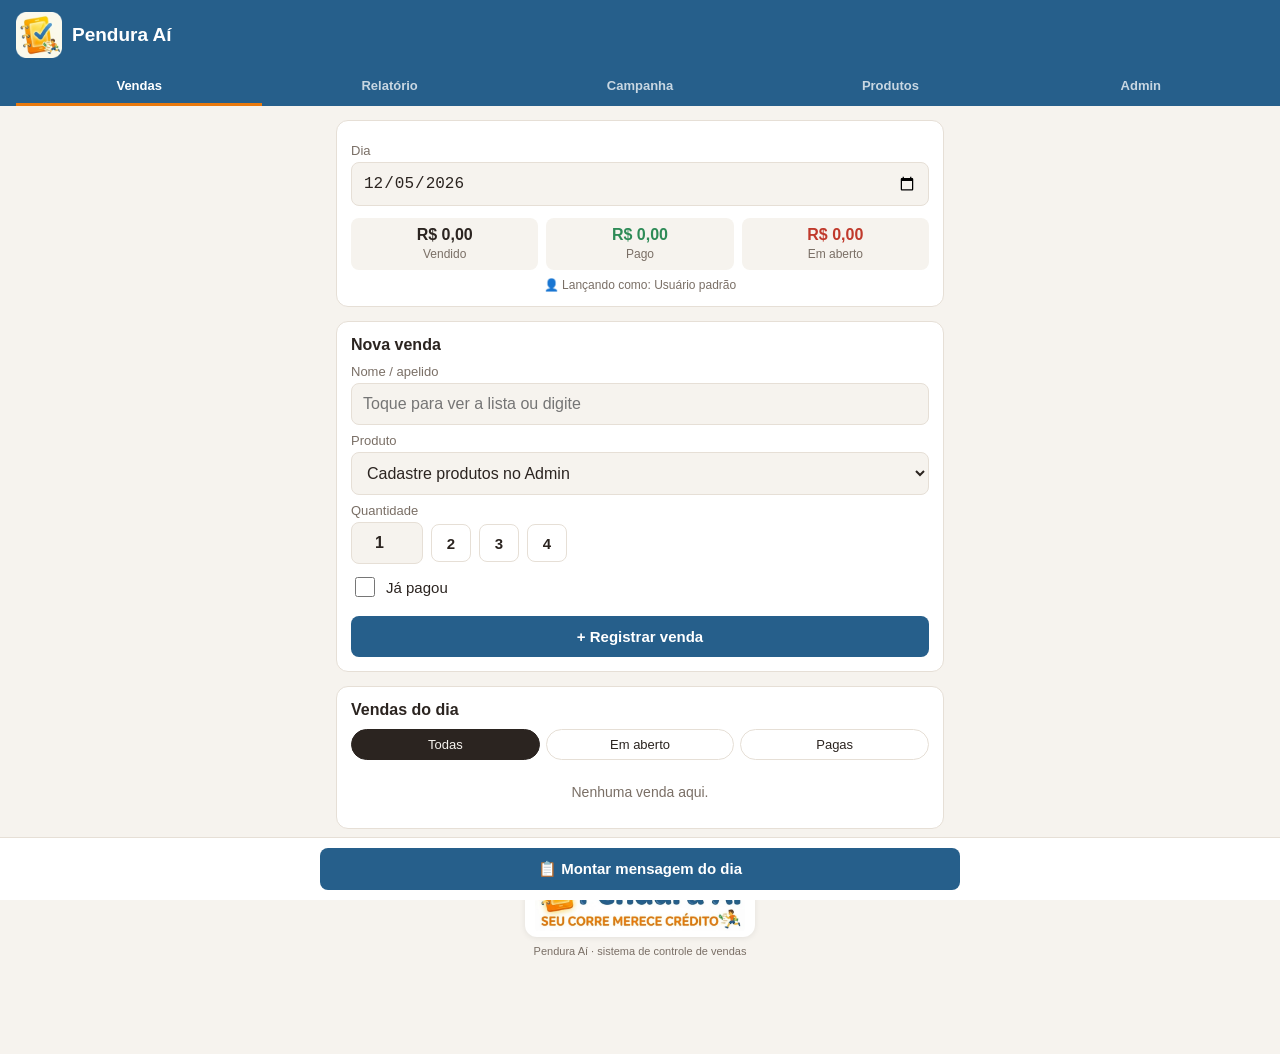
<file: pendura-ai/original/site/index.html>
<!DOCTYPE html>
<html lang="pt-BR">
<head>
<meta charset="UTF-8">
<meta name="viewport" content="width=device-width, initial-scale=1, maximum-scale=1">
<meta name="theme-color" content="#265F8B">
<link rel="manifest" href="manifest.webmanifest">
<link rel="apple-touch-icon" href="icone-192.png">
<meta name="apple-mobile-web-app-capable" content="yes">
<title>Pendura Aí</title>
<link rel="icon" href="[data-uri]">
<style>
  :root{
    --bg:#f6f3ee; --card:#fff; --ink:#2b2420; --muted:#7a6f66; --line:#e6dfd6;
    --brand:#265F8B; --brand-ink:#fff; --accent:#E9790D; --ok:#2e8b57; --ok-bg:#e3f4ea; --open:#c0392b; --open-bg:#fbe7e4;
  }
  @media (prefers-color-scheme: dark){
    :root{ --bg:#1b1816; --card:#262220; --ink:#f1ebe4; --muted:#a89d93; --line:#3a3431;
      --ok-bg:#1f3a2b; --open-bg:#43201c; }
  }
  *{box-sizing:border-box}
  body{margin:0;font-family:-apple-system,BlinkMacSystemFont,"Segoe UI",Roboto,sans-serif;background:var(--bg);color:var(--ink);font-size:16px}
  header{position:sticky;top:0;z-index:5;background:var(--brand);color:var(--brand-ink);padding:12px 16px 0}
  header h1{margin:0 0 10px;font-size:19px;display:flex;align-items:center;gap:10px;min-width:0}
  header.com-banner{background-size:cover;background-position:center;color:#fff;padding-top:16px}
  header.com-banner h1{margin-bottom:14px;text-shadow:0 1px 4px rgba(0,0,0,.6)}
  header.com-banner .tab{color:#fff;text-shadow:0 1px 3px rgba(0,0,0,.6)}
  header.com-banner .tab.active{border-bottom-color:#fff}
  .banner-prev{height:90px;border:1px dashed var(--line);border-radius:10px;background:var(--bg) center/cover no-repeat;display:flex;align-items:center;justify-content:center;margin-top:8px}
  .qtd-row{display:flex;gap:8px;align-items:stretch}
  .gs-status{font-size:13px;font-weight:700;margin-top:10px;text-align:center;color:var(--muted);padding:6px 10px;border-radius:20px;background:var(--bg)}
  .gs-status.ok{color:var(--ok)} .gs-status.pend{color:#b7791f} .gs-status.erro{color:var(--open)}
  .passos{margin:6px 0 0;padding-left:20px;font-size:14px;line-height:1.5}
  .passos li{margin-bottom:6px}
  .gs-code{font-family:ui-monospace,Menlo,monospace;font-size:13px;letter-spacing:.5px;background:var(--bg);border:1px solid var(--line);border-radius:8px;padding:10px;word-break:break-all;text-align:center;font-weight:700}
  .dia-flag{display:flex;align-items:center;gap:6px;font-size:13px;color:var(--brand);font-weight:700;margin-top:4px;cursor:pointer}
  .dia-flag input{width:18px;height:18px}
  .prod-dia{font-size:13px;background:var(--bg);border-radius:8px;padding:8px 10px;margin-top:8px}
  .adm-tabs{flex-wrap:wrap}
  .adm-tabs .chip{flex:1 1 30%}
  .padrao{font-size:12px;font-weight:700;margin-top:6px}
  .padrao.ok{color:var(--ok)} .padrao.mud{color:var(--open)}
  .rel-det{background:var(--bg);border-radius:10px;padding:6px 10px;margin:0 0 10px}
  .rel-it{display:flex;align-items:center;gap:6px;padding:8px 0;border-bottom:1px solid var(--line);flex-wrap:wrap}
  .rel-it:last-child{border-bottom:0}
  .rel-it .tx{flex:1 1 100%;min-width:0;font-size:14px}
  .rel-it .pay{flex:1 1 auto;text-align:center}
  .rel-it .tx small{display:block;color:var(--muted);font-size:12px}
  .rel-it .mini{border:1px solid var(--line);background:var(--card);color:var(--ink);border-radius:8px;padding:6px 8px;font-size:12px;font-weight:600;cursor:pointer}
  .rel-it .mini.x{color:var(--open);border-color:var(--open)}
  .pay.botao{cursor:pointer;border:0}
  .qtd-row{align-items:center}
  .qtd-row input{flex:0 0 72px;width:72px;text-align:center;font-weight:700}
  .qtd-btn{flex:0 0 40px;height:38px;border:1px solid var(--line);background:var(--card);color:var(--ink);border-radius:8px;font-size:15px;font-weight:700;cursor:pointer}
  .ac-wrap{position:relative}
  .ac{position:absolute;left:0;right:0;top:calc(100% + 4px);z-index:8;background:var(--card);border:1px solid var(--line);border-radius:10px;max-height:260px;overflow-y:auto;box-shadow:0 6px 18px rgba(0,0,0,.15)}
  .ac button{display:flex;justify-content:space-between;gap:8px;width:100%;text-align:left;padding:12px;border:0;border-bottom:1px solid var(--line);background:none;color:var(--ink);font-size:15px;cursor:pointer}
  .ac button:last-child{border-bottom:0}
  .ac button small{color:var(--muted);font-size:12px;white-space:nowrap}
  .ac button.novo{color:var(--brand);font-weight:700}
  .ac .vazio{padding:12px;color:var(--muted);font-size:14px}
  .qtd-btn.ativo{background:var(--brand);color:var(--brand-ink);border-color:var(--brand)}
  .camp-item{display:flex;align-items:center;gap:10px;padding:9px 0;border-bottom:1px solid var(--line)}
  .camp-item:last-child{border-bottom:0}
  .camp-item input{width:20px;height:20px;flex:0 0 20px}
  .camp-item .grow{flex:1;min-width:0}
  .camp-item .ok{font-size:12px;color:var(--ok);font-weight:700}
  .camp-prox{background:var(--bg);border-radius:10px;padding:12px;margin-top:10px;text-align:center}
  .camp-prox b{display:block;font-size:17px;margin:4px 0 10px}
  header h1 span{overflow:hidden;text-overflow:ellipsis;white-space:nowrap}
  .logo{height:46px;width:auto;max-width:138px;object-fit:contain;flex-shrink:0;border-radius:6px}
  .logo-prev{display:flex;align-items:center;justify-content:center;height:110px;border:1px dashed var(--line);border-radius:10px;background:var(--bg);margin-top:8px}
  .logo-prev img{max-height:96px;max-width:90%;object-fit:contain}
  .cor{display:flex;align-items:center;gap:10px;padding:6px 0}
  .cor span{flex:1;font-size:15px}
  .cor input[type=color]{width:52px;height:38px;padding:2px;flex:0 0 52px;cursor:pointer}
  .tabs{display:flex;gap:4px}
  .tab{flex:1;border:0;background:transparent;color:var(--brand-ink);opacity:.75;padding:10px 1px;font-size:13px;font-weight:600;border-bottom:3px solid transparent;cursor:pointer}
  .tab.active{opacity:1;border-bottom-color:var(--accent)}
  main{padding:14px 16px 10px;max-width:640px;margin:0 auto}
  .marca-rodape{text-align:center;padding:8px 16px 96px}
  .marca-rodape img{width:min(70vw,230px);height:auto;background:#fff;border-radius:12px;padding:6px 10px;box-shadow:0 1px 6px rgba(0,0,0,.08)}
  .marca-rodape div{font-size:11px;color:var(--muted);margin-top:4px}
  .card{background:var(--card);border:1px solid var(--line);border-radius:12px;padding:14px;margin-bottom:14px}
  .card h2{margin:0 0 10px;font-size:16px}
  label{display:block;font-size:13px;color:var(--muted);margin:8px 0 4px}
  input,select{width:100%;padding:11px;border:1px solid var(--line);border-radius:8px;font-size:16px;background:var(--bg);color:var(--ink)}
  .row{display:flex;gap:8px}
  .row>*{flex:1}
  .row .small{flex:0 0 80px}
  button.btn{border:0;border-radius:8px;padding:12px 14px;font-size:15px;font-weight:600;cursor:pointer;background:var(--brand);color:var(--brand-ink)}
  button.btn.full{width:100%;margin-top:12px}
  button.btn.ghost{background:transparent;color:var(--ink);border:1px solid var(--line)}
  button.btn.wa{background:#25d366;color:#fff}
  .totals{display:grid;grid-template-columns:repeat(3,1fr);gap:8px;text-align:center}
  .totals div{background:var(--bg);border-radius:8px;padding:8px 4px}
  .totals b{display:block;font-size:16px}
  .totals span{font-size:12px;color:var(--muted)}
  .filters{display:flex;gap:6px;margin-bottom:10px}
  .chip{flex:1;border:1px solid var(--line);background:var(--card);color:var(--ink);border-radius:20px;padding:7px;font-size:13px;cursor:pointer}
  .chip.active{background:var(--ink);color:var(--bg);border-color:var(--ink)}
  .sale{display:flex;align-items:center;gap:10px;padding:10px 0;border-bottom:1px solid var(--line)}
  .sale:last-child{border-bottom:0}
  .sale .info{flex:1;min-width:0}
  .sale .name{font-weight:600}
  .sale .prod{font-size:13px;color:var(--muted)}
  .pay{border:0;border-radius:20px;padding:8px 12px;font-size:13px;font-weight:700;cursor:pointer;white-space:nowrap}
  .pay.paid{background:var(--ok-bg);color:var(--ok)}
  .pay.open{background:var(--open-bg);color:var(--open)}
  .del{border:0;background:transparent;color:var(--muted);font-size:20px;cursor:pointer;padding:4px}
  .item{display:flex;align-items:center;gap:8px;padding:8px 0;border-bottom:1px solid var(--line)}
  .item:last-child{border-bottom:0}
  .item .grow{flex:1}
  .empty{color:var(--muted);text-align:center;padding:14px;font-size:14px}
  textarea{width:100%;min-height:220px;padding:10px;border:1px solid var(--line);border-radius:8px;font-family:inherit;font-size:14px;background:var(--bg);color:var(--ink)}
  .hidden{display:none !important}
  .perigo{position:fixed;inset:0;z-index:60;background:rgba(0,0,0,.72);display:flex;align-items:center;justify-content:center;padding:16px}
  .perigo-box{background:#fff;color:#1b1b1b;width:100%;max-width:440px;border-radius:18px;overflow:hidden;box-shadow:0 20px 50px rgba(0,0,0,.45);animation:perigoIn .25s ease-out}
  @keyframes perigoIn{from{transform:scale(.92);opacity:0}to{transform:scale(1);opacity:1}}
  .perigo-topo{background:#b3261e;color:#fff;text-align:center;padding:22px 16px 18px}
  .perigo-topo .ic{font-size:54px;line-height:1}
  .perigo-topo h3{margin:8px 0 0;font-size:22px;font-weight:800;letter-spacing:.3px}
  .perigo-topo small{display:block;margin-top:4px;font-size:13px;opacity:.9;font-weight:700}
  .perigo-corpo{padding:18px 18px 6px;font-size:16px;line-height:1.45}
  .perigo-corpo ul{margin:10px 0 0;padding-left:20px}
  .perigo-corpo li{margin-bottom:6px}
  .perigo-corpo input{width:100%;margin-top:10px;padding:12px;font-size:20px;font-weight:800;text-align:center;letter-spacing:3px;border:2px solid #b3261e;border-radius:10px;background:#fff;color:#111;text-transform:uppercase}
  .perigo-acoes{display:flex;flex-direction:column;gap:10px;padding:16px 18px 20px}
  .perigo-acoes .voltar{background:#1f7a4a;color:#fff;border:0;border-radius:12px;padding:16px;font-size:18px;font-weight:800;cursor:pointer}
  .perigo-acoes .seguir{background:transparent;color:#b3261e;border:1px solid #e3b3af;border-radius:12px;padding:11px;font-size:14px;font-weight:600;cursor:pointer}
  .perigo-acoes .seguir:disabled{opacity:.35;cursor:not-allowed}
  .perigo-box.neutro .perigo-topo{background:var(--brand);color:var(--brand-ink)}
  .pin-in{letter-spacing:10px!important;font-size:28px!important;border-color:var(--brand)!important;text-transform:none!important}
  .pin-erro{color:#b3261e;font-weight:700;font-size:14px;min-height:20px;margin-top:8px;text-align:center}
  .pin-link{background:none;border:0;color:#555;text-decoration:underline;font-size:13px;cursor:pointer;margin-top:4px}
  .avisos{position:fixed;top:12px;right:12px;z-index:50;display:flex;flex-direction:column;align-items:flex-end;gap:8px;width:min(88vw,380px);pointer-events:none}
  .aviso{pointer-events:auto;width:100%;display:flex;align-items:flex-start;gap:10px;padding:14px 14px 14px 16px;border-radius:12px;
    font-size:15px;font-weight:600;line-height:1.35;color:#fff;background:#2b2420;box-shadow:0 8px 24px rgba(0,0,0,.28);border-left:6px solid rgba(255,255,255,.55);
    transform:translateX(130%);opacity:0;transition:transform .45s cubic-bezier(.2,.9,.3,1.2),opacity .3s}
  .aviso.entra{transform:translateX(0);opacity:1}
  .aviso.sai{transform:translateX(140%);opacity:0;transition:transform 1.4s ease-in,opacity 1.4s ease-in}
  .aviso .ic{font-size:20px;line-height:1}
  .aviso .tx{flex:1}
  .aviso .tx b{font-weight:800}
  .aviso .fx{border:0;background:rgba(255,255,255,.18);color:#fff;border-radius:50%;width:26px;height:26px;font-size:15px;cursor:pointer;flex:0 0 26px}
  .aviso.ok{background:#1f7a4a} .aviso.erro{background:#b3261e} .aviso.info{background:#2b4c7e} .aviso.atencao{background:#a15c07}
  .aviso .btn{background:#fff;color:#b3261e}
  .msgbar{position:fixed;left:0;right:0;bottom:0;padding:10px 16px;background:var(--card);border-top:1px solid var(--line)}
  .msgbar button{width:100%;max-width:640px;display:block;margin:0 auto}
  .modal{position:fixed;inset:0;background:rgba(0,0,0,.5);display:flex;align-items:flex-end;justify-content:center;z-index:10}
  .modal .card{width:100%;max-width:640px;margin:0;border-radius:16px 16px 0 0}
  .qrtela{position:fixed;inset:0;z-index:20;background:#fff;color:#111;display:flex;flex-direction:column;align-items:center;justify-content:center;padding:20px 16px;text-align:center;overflow:auto}
  .qrtela .qrbox{width:min(78vw,340px);aspect-ratio:1/1;background:#fff;padding:10px;border-radius:12px;box-shadow:0 2px 14px rgba(0,0,0,.12)}
  .qrtela .qrbox svg{width:100%;height:100%;display:block}
  .qrtela h3{margin:0 0 2px;font-size:18px}
  .qrtela .valor{font-size:30px;font-weight:800;margin:10px 0 2px}
  .qrtela .sub{font-size:13px;color:#555;margin-bottom:12px}
  .qrtela input{max-width:180px;text-align:center;font-size:18px;background:#f4f4f4;color:#111;border-color:#ddd}
  .qrtela .acoes{display:flex;gap:8px;width:100%;max-width:360px;margin-top:12px}
  .qrtela .acoes .btn{flex:1}
  .qrtela .btn.ghost{color:#111;border-color:#ccc}
</style>
<!-- Padrões de fábrica desta empresa (link da planilha e código de segurança). A "cópia limpa" sai com estes campos vazios. -->
<script id="padroes" type="application/json">{"url":"","token":""}</script>
</head>
<body>
<header>
  <h1><img id="hLogo" class="logo hidden" alt=""><span id="hNome">Pendura Aí</span></h1>
  <nav class="tabs">
    <button class="tab active" data-tab="vendas">Vendas</button>
    <button class="tab" data-tab="rel">Relatório</button>
    <button class="tab" data-tab="camp">Campanha</button>
    <button class="tab" data-tab="prod">Produtos</button>
    <button class="tab" data-tab="admin">Admin</button>
  </nav>
</header>

<main>
  <!-- ===== VENDAS ===== -->
  <section id="tab-vendas">
    <div class="card">
      <label for="dia">Dia</label>
      <input type="date" id="dia">
      <div class="totals" style="margin-top:12px">
        <div><b id="tTotal">R$ 0,00</b><span>Vendido</span></div>
        <div><b id="tPago" style="color:var(--ok)">R$ 0,00</b><span>Pago</span></div>
        <div><b id="tAberto" style="color:var(--open)">R$ 0,00</b><span>Em aberto</span></div>
      </div>
      <div id="gsStatus" class="gs-status hidden"></div>
      <div id="usuLinha" style="font-size:12px;color:var(--muted);text-align:center;margin-top:8px"></div>
      <button class="btn ghost full hidden" id="btnInstalar" style="margin-top:10px">📲 Instalar o app neste celular (funciona sem internet)</button>
      <div id="offlineLinha" class="hidden" style="font-size:12px;font-weight:700;text-align:center;margin-top:8px;color:#a15c07">📴 Sem internet: as vendas ficam salvas e vão para a planilha quando o sinal voltar</div>
    </div>

    <div class="card">
      <h2>Nova venda</h2>
      <label for="vNome">Nome / apelido</label>
      <div class="ac-wrap">
        <input id="vNome" autocomplete="off" placeholder="Toque para ver a lista ou digite">
        <div id="acLista" class="ac hidden" role="listbox"></div>
      </div>
      <div id="vFoneBox" class="hidden">
        <label for="vFone" id="vFoneLbl">WhatsApp do novo cliente (opcional)</label>
        <input id="vFone" inputmode="tel" autocomplete="off" placeholder="(11) 91234-5678">
      </div>
      <label for="vProd">Produto</label>
      <select id="vProd"></select>
      <label for="vQtd">Quantidade</label>
      <div class="qtd-row">
        <input id="vQtd" type="number" min="1" max="1000" value="1" inputmode="numeric">
        <button type="button" class="qtd-btn" data-q="2">2</button>
        <button type="button" class="qtd-btn" data-q="3">3</button>
        <button type="button" class="qtd-btn" data-q="4">4</button>
      </div>
      <label style="display:flex;align-items:center;gap:8px;margin-top:10px;color:var(--ink);font-size:15px">
        <input type="checkbox" id="vPago" style="width:20px;height:20px"> Já pagou
      </label>
      <button class="btn full" id="btnAddVenda">+ Registrar venda</button>
    </div>

    <div class="card">
      <h2>Vendas do dia</h2>
      <div class="filters">
        <button class="chip active" data-f="todos">Todas</button>
        <button class="chip" data-f="aberto">Em aberto</button>
        <button class="chip" data-f="pago">Pagas</button>
      </div>
      <div id="listaVendas"></div>
    </div>
  </section>

  <!-- ===== RELATÓRIO ===== -->
  <section id="tab-rel" class="hidden">
    <div class="card">
      <h2>Total por pessoa</h2>
      <div class="filters" id="relFiltros">
        <button class="chip" data-p="dia">Dia</button>
        <button class="chip active" data-p="mes">Mês</button>
        <button class="chip" data-p="tudo">Tudo</button>
      </div>
      <input type="date" id="relDia" class="hidden" style="margin-bottom:10px">
      <input type="month" id="relMes" style="margin-bottom:10px">
      <div class="filters" id="relSit">
        <button class="chip active" data-s="todos">Todos</button>
        <button class="chip" data-s="aberto">Devendo</button>
        <button class="chip" data-s="pago">Quitados</button>
      </div>
      <div class="totals" style="margin-bottom:10px">
        <div><b id="rTotal">R$ 0,00</b><span>Vendido</span></div>
        <div><b id="rPago" style="color:var(--ok)">R$ 0,00</b><span>Pago</span></div>
        <div><b id="rAberto" style="color:var(--open)">R$ 0,00</b><span>Em aberto</span></div>
      </div>
      <div id="relLista"></div>
      <button class="btn full" id="btnRelMsg">📋 Montar relatório</button>
    </div>
  </section>

  <!-- ===== CAMPANHA ===== -->
  <section id="tab-camp" class="hidden">
    <div class="card">
      <h2>📣 Mensagem da campanha</h2>
      <textarea id="campTxt" style="min-height:140px" maxlength="2000" placeholder="Ex.: Olá, {nome}! Hoje tem torta salgada fresquinha 😋 Faça sua reserva respondendo esta mensagem."></textarea>
      <p style="font-size:12px;color:var(--muted);margin:6px 0 0">Escreva <b>{nome}</b> para o nome do cliente (só no envio um a um) e <b>{produto}</b> para os produtos marcados como "Produto do dia". O texto fica salvo.</p>
      <div class="prod-dia" id="campProdDia"></div>
      <div style="font-size:12px;color:var(--muted);margin-top:8px">Prévia:</div>
      <div id="campPrevia" style="white-space:pre-wrap;font-size:14px;background:var(--bg);border-radius:8px;padding:10px;margin-top:4px;min-height:20px"></div>
      <button class="btn ghost full" id="campExemplo" style="margin-top:8px">✨ Usar um exemplo</button>
    </div>

    <div class="card">
      <h2>👥 Quem recebe</h2>
      <div class="row" style="margin-bottom:6px">
        <button class="btn ghost" id="campTodos">Marcar todos</button>
        <button class="btn ghost" id="campNenhum">Desmarcar</button>
      </div>
      <div id="campInfo" style="font-size:13px;color:var(--muted);margin:6px 0"></div>
      <div id="campLista"></div>
      <p style="font-size:12px;color:var(--muted);margin:8px 0 0">Envie só para clientes que gostam de receber seus avisos.</p>
    </div>

    <div class="card">
      <h2>🚀 Enviar</h2>
      <button class="btn wa full" id="campUmAUm" style="margin-top:0">📲 Enviar um a um</button>
      <div id="campProx" class="camp-prox hidden">
        <div id="campProg" style="font-size:13px;color:var(--muted)"></div>
        <b id="campNome"></b>
        <div class="row">
          <button class="btn ghost" id="campPular">Pular</button>
          <button class="btn wa" id="campAbrir">Abrir WhatsApp</button>
        </div>
      </div>
      <button class="btn ghost full" id="campCopiar">📋 Copiar para lista de transmissão</button>
      <p style="font-size:12px;color:var(--muted);margin:8px 0 0">Lista de transmissão: copie, abra a lista no WhatsApp e cole. Ela só chega para quem salvou o seu número. O {nome} é retirado automaticamente.</p>
      <button class="btn ghost full" id="campNova">🔄 Nova campanha (zerar enviados)</button>
    </div>
  </section>

  <!-- ===== PRODUTOS ===== -->
  <section id="tab-prod" class="hidden">
    <div class="card">
      <h2>📦 Produtos</h2>
      <p style="font-size:13px;color:var(--muted);margin:0 0 4px">Cadastre e edite à vontade. Para excluir, o app pede o PIN do Admin ou o código de segurança.</p>
      <div class="row">
        <div><label for="pNome">Nome</label><input id="pNome" placeholder="Ex.: Batata de frango"></div>
        <div class="small" style="flex-basis:110px"><label for="pPreco">Preço</label><input id="pPreco" inputmode="decimal" placeholder="0,00"><div id="pPrecoVer" style="font-size:12px;color:var(--muted);margin-top:3px"></div></div>
      </div>
      <button class="btn full" id="btnAddProd">+ Adicionar produto</button>
      <div id="listaProd" style="margin-top:10px"></div>
    </div>

  </section>

  <!-- ===== ADMIN ===== -->
  <section id="tab-admin" class="hidden">
    <div class="filters adm-tabs" id="admTabs">
      <button class="chip active" data-a="cad">Clientes</button>
      <button class="chip" data-a="apar">Aparência</button>
      <button class="chip" data-a="pix">Pix</button>
      <button class="chip" data-a="gs">Planilha</button>
      <button class="chip" data-a="bkp">Backup</button>
      <button class="chip" data-a="seg">Segurança</button>
    </div>
    <button class="btn ghost full" id="btnBloquear" style="margin:0 0 12px">🔒 Bloquear o Admin agora</button>

    <div id="adm-cad">
    <div class="card">
      <h2>Nomes / apelidos</h2>
      <label for="cNome">Nome</label>
      <input id="cNome" placeholder="Ex.: João da portaria">
      <label for="cFone">WhatsApp (opcional)</label>
      <input id="cFone" inputmode="tel" placeholder="(11) 91234-5678">
      <button class="btn full" id="btnAddCli">+ Adicionar nome</button>
      <div id="listaCli" style="margin-top:10px"></div>
    </div>

    </div>

    <div id="adm-apar" class="hidden">
      <div class="card">
        <h2>Nome e logotipo</h2>
        <label for="aNome">Nome do negócio</label>
        <input id="aNome" placeholder="Ex.: Recheadinha" maxlength="40">
        <label>Logotipo</label>
        <div class="logo-prev" id="logoPrev"><span style="color:var(--muted);font-size:13px">Sem logotipo</span></div>
        <div class="row" style="margin-top:8px">
          <button class="btn ghost" id="btnLogo">📱 Do aparelho</button>
          <button class="btn ghost" id="btnLogoDel">Remover</button>
        </div>
        <input type="file" id="fileLogo" accept="image/*" class="hidden">
        <label for="logoUrl">ou cole o link da imagem</label>
        <div class="row"><input id="logoUrl" inputmode="url" autocomplete="off" placeholder="https://..."><button class="btn" id="btnLogoUrl" style="flex:0 0 auto">Usar link</button></div>
        <p style="font-size:12px;color:var(--muted);margin:8px 0 0">A imagem é ajustada automaticamente, sem esticar nem cortar. <b>Imagem por link também vai para um celular novo</b> pela planilha; imagem do aparelho fica só neste celular.</p>
      </div>

      <div class="card">
        <h2>🖼 Banner do topo</h2>
        <div class="banner-prev" id="bannerPrev"><span style="color:var(--muted);font-size:13px">Sem banner</span></div>
        <div class="row" style="margin-top:8px">
          <button class="btn ghost" id="btnBanner">📱 Do aparelho</button>
          <button class="btn ghost" id="btnBannerDel">Remover</button>
        </div>
        <input type="file" id="fileBanner" accept="image/*" class="hidden">
        <label for="bannerUrl">ou cole o link da imagem</label>
        <div class="row"><input id="bannerUrl" inputmode="url" autocomplete="off" placeholder="https://..."><button class="btn" id="btnBannerUrl" style="flex:0 0 auto">Usar link</button></div>
        <p style="font-size:12px;color:var(--muted);margin:8px 0 0">A imagem preenche o fundo do topo sem distorcer (pode cortar um pouco das bordas) e recebe um leve escurecido para o nome continuar legível. Link do Google Drive funciona se o arquivo estiver compartilhado como "Qualquer pessoa com o link".</p>
      </div>

      <div class="card">
        <h2>Cores</h2>
        <div class="cor"><span>Cor principal (topo e botões)</span><input type="color" id="corBrand"></div>
        <div class="cor"><span>Fundo</span><input type="color" id="corBg"></div>
        <div class="cor"><span>Pago</span><input type="color" id="corOk"></div>
        <div class="cor"><span>Em aberto</span><input type="color" id="corOpen"></div>
        <button class="btn ghost full" id="btnCorReset">Restaurar cores padrão</button>
      </div>
    </div>

    <div id="adm-pix" class="hidden">
      <div class="card">
        <h2>💳 Pix da loja</h2>
        <p style="font-size:13px;color:var(--muted);margin:0 0 4px">Usado no extrato de cada cliente: o código Pix copia e cola já vai com o valor em aberto.</p>
        <div id="pixAtualTxt" style="font-size:13px;font-weight:600;color:var(--ok);margin:4px 0"></div>
        <label for="pixTipo">Tipo de chave</label>
        <select id="pixTipo">
          <option value="cel">Celular</option>
          <option value="doc">CPF / CNPJ</option>
          <option value="email">E-mail</option>
          <option value="aleat">Chave aleatória</option>
        </select>
        <label for="pixChave">Chave Pix</label>
        <input id="pixChave" autocomplete="off">
        <label for="pixNome">Nome de quem recebe (como no banco)</label>
        <input id="pixNome" maxlength="25" placeholder="Ex.: Fernando Azevedo">
        <label for="pixCidade">Cidade</label>
        <input id="pixCidade" maxlength="15" placeholder="Ex.: Sao Paulo">
        <div class="row">
          <button class="btn ghost full" id="btnPixTeste">Pix de teste (R$ 1,00)</button>
          <button class="btn ghost full" id="btnPixQrLivre">🔳 QR com valor livre</button>
        </div>
        <div id="pixMsg" style="font-size:13px;margin-top:8px;word-break:break-all;color:var(--muted)"></div>
      </div>
    </div>

    <div id="adm-gs" class="hidden">
      <div class="card">
        <h2>☁ Google Planilhas</h2>
        <p style="font-size:13px;color:var(--muted);margin:0 0 8px">Cada venda, cliente e produto vai sozinho para a planilha da sua empresa, na sua conta Google. Sem internet, o app guarda e envia quando a conexão voltar.</p>
        <div id="gsPainel" class="gs-status" style="font-size:14px;margin:4px 0 10px"></div>
        <label for="gsUrl">Link do app da planilha</label>
        <input id="gsUrl" autocomplete="off" inputmode="url" readonly placeholder="https://script.google.com/macros/s/.../exec">
        <div id="gsPadrao" class="padrao"></div>
        <button class="btn ghost full" id="gsAlterarUrl" style="margin-top:8px">✏ Alterar link (com aviso)</button>
        <div class="row" style="margin-top:10px">
          <button class="btn ghost" id="gsTestar">Testar conexão</button>
          <button class="btn" id="gsEnviar">Enviar agora</button>
        </div>
        <button class="btn ghost full" id="gsReenviar">Reenviar tudo para a planilha</button>
        <button class="btn ghost full" id="gsDesligar" style="color:var(--open);border-color:var(--open)">⚠ Desconectar planilha</button>
      </div>

      <div class="card">
        <h2>📲 Celular novo ou trocado?</h2>
        <p style="font-size:13px;color:var(--muted);margin:0 0 8px">Traz da planilha as vendas, clientes, produtos, campanha e aparência (nome, cores e imagens por link). Nada deste celular é apagado: o app junta os dados.</p>
        <button class="btn full" id="gsRestaurar" style="margin-top:0">⬇ Trazer tudo da planilha</button>
        <button class="btn ghost full" id="gsBuscarCad">🔄 Buscar cadastros da planilha</button>
        <p style="font-size:12px;color:var(--muted);margin:8px 0 0">Cadastrou produto ou cliente direto na planilha? Ele aparece aqui sozinho ao abrir o app, ou toque em "Buscar cadastros".</p>
      </div>

      <div class="card">
        <h2>🔑 Código de segurança</h2>
        <p style="font-size:13px;color:var(--muted);margin:0 0 8px">Só quem tem este código consegue gravar na sua planilha. Ele já vai dentro do código que você copia no passo 3.</p>
        <div id="gsToken" class="gs-code"></div>
        <div id="gsTokenPadrao" class="padrao"></div>
        <button class="btn ghost full" id="gsNovoToken" style="color:var(--open);border-color:var(--open)">⚠ Gerar novo código (só em emergência)</button>
      </div>

      <div class="card">
        <h2>📋 Como conectar (uma vez por empresa)</h2>
        <ol class="passos">
          <li>No computador, entre na <b>conta Google da empresa</b> e crie uma planilha nova em <b>sheets.new</b>. Dê um nome, por ex.: "Vendas Recheadinha".</li>
          <li>Na planilha, abra o menu <b>Extensões › Apps Script</b>.</li>
          <li>Apague o que estiver lá e cole o código do botão abaixo. Clique em 💾 <b>Salvar</b>.
            <button class="btn full" id="gsCopiarCodigo" style="margin-top:8px">📋 Copiar código da planilha</button></li>
          <li>Clique em <b>Implantar › Nova implantação</b>. Na engrenagem escolha <b>App da Web</b>. Em <i>Executar como</i>: <b>Eu</b>; em <i>Quem pode acessar</i>: <b>Qualquer pessoa</b>. Clique em <b>Implantar</b> e autorize com a conta da empresa (se aparecer "app não verificado", clique em <i>Avançado › Acessar</i> — o código é seu).</li>
          <li>Copie o <b>URL do app da Web</b> (termina em <b>/exec</b>), cole no campo "Link do app da planilha" acima e toque em <b>Testar conexão</b>.</li>
        </ol>
        <p style="font-size:12px;color:var(--muted);margin:8px 0 0">Outra empresa? Ela faz os mesmos passos com a conta Google dela, no celular dela. Cada uma tem a sua planilha e o seu código.</p>
      </div>
    </div>

    <div id="adm-bkp" class="hidden">
    <div class="card">
      <h2>📥 Receber do WhatsApp</h2>
      <p style="font-size:13px;color:var(--muted);margin:0 0 8px">Cole aqui a mensagem inteira recebida (com o código 🔄). As vendas daquele dia, os produtos e os nomes serão atualizados.</p>
      <textarea id="syncTxt" style="min-height:120px" placeholder="Cole a mensagem aqui"></textarea>
      <div class="row" style="margin-top:8px">
        <button class="btn ghost" id="btnColar">Colar</button>
        <button class="btn" id="btnSync">Atualizar dados</button>
      </div>
    </div>

    <div class="card">
      <h2>Backup</h2>
      <p style="font-size:13px;color:var(--muted);margin:0 0 8px">Os dados ficam salvos neste navegador. Salve um arquivo de vez em quando (e guarde no Drive ou mande para você no WhatsApp) para não perder nada.</p>
      <div id="ultBackup" style="font-size:13px;margin-bottom:4px"></div>
      <div id="contagem" style="font-size:12px;color:var(--muted);margin-bottom:8px"></div>
      <div class="row">
        <button class="btn ghost" id="btnExport">⬇ Salvar JSON</button>
        <button class="btn ghost" id="btnExportTxt">⬇ Salvar TXT</button>
      </div>
      <button class="btn full" id="btnImport">⬆ Importar arquivo (JSON ou TXT)</button>
      <p style="font-size:12px;color:var(--muted);margin:8px 0 0">JSON: arquivo técnico, completo. TXT: dá para ler as vendas e também serve para importar.</p>
      <input type="file" id="fileImport" accept=".json,.txt,application/json,text/plain" class="hidden">
    </div>
    </div>

    <div id="adm-seg" class="hidden">
      <div class="card">
        <h2>👤 Usuário deste celular</h2>
        <p style="font-size:13px;color:var(--muted);margin:0 0 8px">Toda venda lançada neste celular leva este nome (coluna "lancado_por" na planilha). Para trocar é preciso o PIN do Admin ou o código de segurança.</p>
        <div id="usuNome" class="gs-code" style="font-family:inherit;letter-spacing:0"></div>
        <button class="btn ghost full" id="btnTrocarUsuario">🔑 Trocar nome do usuário</button>
      </div>
      <div class="card">
        <h2>🔒 PIN do Admin</h2>
        <p style="font-size:13px;color:var(--muted);margin:0 0 8px">O Admin pede o PIN para quem só lança vendas não mexer nas configurações. Ele trava de novo sozinho depois de 10 minutos sem uso.</p>
        <button class="btn ghost full" id="btnTrocarPin" style="margin-top:0">Trocar PIN</button>
      </div>
      <div class="card">
        <h2>🏭 Padrões de fábrica</h2>
        <p style="font-size:13px;color:var(--muted);margin:0 0 8px">Este HTML já vem com o link da planilha e o código de segurança da empresa. Veja abaixo se algum foi trocado.</p>
        <div id="segPadrao" style="font-size:14px;line-height:1.6"></div>
        <button class="btn ghost full" id="btnVoltarPadrao">Voltar ao padrão de fábrica</button>
      </div>
      <div class="card">
        <h2>📲 Link de configuração para a equipe</h2>
        <p style="font-size:13px;color:var(--muted);margin:0 0 8px">Para quem usa o app pelo site: gere o link e mande para a pessoa. Ao abrir, o celular dela já fica conectado à planilha desta empresa. <b>Mande só para a sua equipe</b>: quem tem o link consegue gravar na planilha.</p>
        <label for="siteUrl">Endereço do site do app</label>
        <input id="siteUrl" inputmode="url" autocomplete="off" placeholder="https://seu-app.pages.dev">
        <div class="row" style="margin-top:10px">
          <button class="btn ghost" id="btnCfgCopiar">📋 Copiar link</button>
          <button class="btn wa" id="btnCfgWa">WhatsApp</button>
        </div>
      </div>
      <div class="card">
        <h2>🏢 Cópia para outra empresa</h2>
        <p style="font-size:13px;color:var(--muted);margin:0 0 8px">Gera um HTML limpo: sem o seu link, sem o seu código de segurança e sem nenhuma venda, cliente ou configuração sua. A outra empresa conecta a planilha dela.</p>
        <button class="btn full" id="btnCopiaLimpa" style="margin-top:0">⬇ Gerar cópia limpa</button>
      </div>
    </div>
  </section>
</main>

<footer class="marca-rodape"><img id="marcaLogo" alt="Pendura Aí — seu corre merece crédito" src="[data-uri]"><div>Pendura Aí · sistema de controle de vendas</div></footer>
<img id="marcaIcone" alt="" hidden src="[data-uri]">

<div class="msgbar" id="msgbar">
  <button class="btn" id="btnMsg">📋 Montar mensagem do dia</button>
</div>

<div class="modal hidden" id="modal">
  <div class="card">
    <h2 id="modalTit">Resumo do dia</h2>
    <textarea id="msgTxt"></textarea>
    <div id="msgSyncBox"><label style="display:flex;align-items:center;gap:8px;margin-top:8px;color:var(--ink);font-size:14px">
      <input type="checkbox" id="msgSync" checked style="width:20px;height:20px"> Incluir código para atualizar o outro WhatsApp
    </label>
    <p style="font-size:12px;color:var(--muted);margin:4px 0 0">🔒 Com o código, envie só para o seu outro aparelho ou sócio — nunca para grupos ou clientes.</p></div>
    <div class="row" style="margin-top:10px">
      <button class="btn ghost" id="btnCopy">Copiar</button>
      <button class="btn wa" id="btnWa">WhatsApp</button>
    </div>
    <button class="btn wa full hidden" id="btnPixSep">💳 Enviar só o código Pix</button>
    <button class="btn ghost full hidden" id="btnPixQr">🔳 Mostrar QR Code na tela</button>
    <button class="btn ghost full" id="btnClose">Fechar</button>
  </div>
</div>

<div class="qrtela hidden" id="qrTela">
  <h3 id="qrNegocio">Pague com Pix</h3>
  <div class="sub" id="qrPara"></div>
  <div class="qrbox" id="qrBox"></div>
  <div class="valor" id="qrValor">R$ 0,00</div>
  <div class="sub" id="qrRecebe" style="margin:0"></div>
  <div class="sub">Abra o app do banco › Pix › Ler QR Code</div>
  <label for="qrValorIn" style="color:#555">Outro valor (pagamento parcial)</label>
  <input id="qrValorIn" inputmode="decimal">
  <div class="acoes">
    <button class="btn ghost" id="qrCopiar">Copiar código</button>
    <button class="btn" id="qrFechar">Fechar</button>
  </div>
</div>

<div class="avisos" id="avisos" aria-live="polite"></div>

<script>
/* QR Code Generator for JavaScript — Copyright (c) 2009 Kazuhiko Arase — MIT license (http://www.opensource.org/licenses/mit-license.php) */
var qrcode=function(){var t=function(t,r){var e=t,n=g[r],o=null,i=0,a=null,u=[],f={},c=function(t,r){o=function(t){for(var r=new Array(t),e=0;e<t;e+=1){r[e]=new Array(t);for(var n=0;n<t;n+=1)r[e][n]=null}return r}(i=4*e+17),l(0,0),l(i-7,0),l(0,i-7),s(),h(),d(t,r),e>=7&&v(t),null==a&&(a=p(e,n,u)),w(a,r)},l=function(t,r){for(var e=-1;e<=7;e+=1)if(!(t+e<=-1||i<=t+e))for(var n=-1;n<=7;n+=1)r+n<=-1||i<=r+n||(o[t+e][r+n]=0<=e&&e<=6&&(0==n||6==n)||0<=n&&n<=6&&(0==e||6==e)||2<=e&&e<=4&&2<=n&&n<=4)},h=function(){for(var t=8;t<i-8;t+=1)null==o[t][6]&&(o[t][6]=t%2==0);for(var r=8;r<i-8;r+=1)null==o[6][r]&&(o[6][r]=r%2==0)},s=function(){for(var t=B.getPatternPosition(e),r=0;r<t.length;r+=1)for(var n=0;n<t.length;n+=1){var i=t[r],a=t[n];if(null==o[i][a])for(var u=-2;u<=2;u+=1)for(var f=-2;f<=2;f+=1)o[i+u][a+f]=-2==u||2==u||-2==f||2==f||0==u&&0==f}},v=function(t){for(var r=B.getBCHTypeNumber(e),n=0;n<18;n+=1){var a=!t&&1==(r>>n&1);o[Math.floor(n/3)][n%3+i-8-3]=a}for(n=0;n<18;n+=1){a=!t&&1==(r>>n&1);o[n%3+i-8-3][Math.floor(n/3)]=a}},d=function(t,r){for(var e=n<<3|r,a=B.getBCHTypeInfo(e),u=0;u<15;u+=1){var f=!t&&1==(a>>u&1);u<6?o[u][8]=f:u<8?o[u+1][8]=f:o[i-15+u][8]=f}for(u=0;u<15;u+=1){f=!t&&1==(a>>u&1);u<8?o[8][i-u-1]=f:u<9?o[8][15-u-1+1]=f:o[8][15-u-1]=f}o[i-8][8]=!t},w=function(t,r){for(var e=-1,n=i-1,a=7,u=0,f=B.getMaskFunction(r),c=i-1;c>0;c-=2)for(6==c&&(c-=1);;){for(var g=0;g<2;g+=1)if(null==o[n][c-g]){var l=!1;u<t.length&&(l=1==(t[u]>>>a&1)),f(n,c-g)&&(l=!l),o[n][c-g]=l,-1==(a-=1)&&(u+=1,a=7)}if((n+=e)<0||i<=n){n-=e,e=-e;break}}},p=function(t,r,e){for(var n=A.getRSBlocks(t,r),o=b(),i=0;i<e.length;i+=1){var a=e[i];o.put(a.getMode(),4),o.put(a.getLength(),B.getLengthInBits(a.getMode(),t)),a.write(o)}var u=0;for(i=0;i<n.length;i+=1)u+=n[i].dataCount;if(o.getLengthInBits()>8*u)throw"code length overflow. ("+o.getLengthInBits()+">"+8*u+")";for(o.getLengthInBits()+4<=8*u&&o.put(0,4);o.getLengthInBits()%8!=0;)o.putBit(!1);for(;!(o.getLengthInBits()>=8*u||(o.put(236,8),o.getLengthInBits()>=8*u));)o.put(17,8);return function(t,r){for(var e=0,n=0,o=0,i=new Array(r.length),a=new Array(r.length),u=0;u<r.length;u+=1){var f=r[u].dataCount,c=r[u].totalCount-f;n=Math.max(n,f),o=Math.max(o,c),i[u]=new Array(f);for(var g=0;g<i[u].length;g+=1)i[u][g]=255&t.getBuffer()[g+e];e+=f;var l=B.getErrorCorrectPolynomial(c),h=k(i[u],l.getLength()-1).mod(l);for(a[u]=new Array(l.getLength()-1),g=0;g<a[u].length;g+=1){var s=g+h.getLength()-a[u].length;a[u][g]=s>=0?h.getAt(s):0}}var v=0;for(g=0;g<r.length;g+=1)v+=r[g].totalCount;var d=new Array(v),w=0;for(g=0;g<n;g+=1)for(u=0;u<r.length;u+=1)g<i[u].length&&(d[w]=i[u][g],w+=1);for(g=0;g<o;g+=1)for(u=0;u<r.length;u+=1)g<a[u].length&&(d[w]=a[u][g],w+=1);return d}(o,n)};f.addData=function(t,r){var e=null;switch(r=r||"Byte"){case"Numeric":e=M(t);break;case"Alphanumeric":e=x(t);break;case"Byte":e=m(t);break;case"Kanji":e=L(t);break;default:throw"mode:"+r}u.push(e),a=null},f.isDark=function(t,r){if(t<0||i<=t||r<0||i<=r)throw t+","+r;return o[t][r]},f.getModuleCount=function(){return i},f.make=function(){if(e<1){for(var t=1;t<40;t++){for(var r=A.getRSBlocks(t,n),o=b(),i=0;i<u.length;i++){var a=u[i];o.put(a.getMode(),4),o.put(a.getLength(),B.getLengthInBits(a.getMode(),t)),a.write(o)}var g=0;for(i=0;i<r.length;i++)g+=r[i].dataCount;if(o.getLengthInBits()<=8*g)break}e=t}c(!1,function(){for(var t=0,r=0,e=0;e<8;e+=1){c(!0,e);var n=B.getLostPoint(f);(0==e||t>n)&&(t=n,r=e)}return r}())},f.createTableTag=function(t,r){t=t||2;var e="";e+='<table style="',e+=" border-width: 0px; border-style: none;",e+=" border-collapse: collapse;",e+=" padding: 0px; margin: "+(r=void 0===r?4*t:r)+"px;",e+='">',e+="<tbody>";for(var n=0;n<f.getModuleCount();n+=1){e+="<tr>";for(var o=0;o<f.getModuleCount();o+=1)e+='<td style="',e+=" border-width: 0px; border-style: none;",e+=" border-collapse: collapse;",e+=" padding: 0px; margin: 0px;",e+=" width: "+t+"px;",e+=" height: "+t+"px;",e+=" background-color: ",e+=f.isDark(n,o)?"#000000":"#ffffff",e+=";",e+='"/>';e+="</tr>"}return e+="</tbody>",e+="</table>"},f.createSvgTag=function(t,r,e,n){var o={};"object"==typeof arguments[0]&&(t=(o=arguments[0]).cellSize,r=o.margin,e=o.alt,n=o.title),t=t||2,r=void 0===r?4*t:r,(e="string"==typeof e?{text:e}:e||{}).text=e.text||null,e.id=e.text?e.id||"qrcode-description":null,(n="string"==typeof n?{text:n}:n||{}).text=n.text||null,n.id=n.text?n.id||"qrcode-title":null;var i,a,u,c,g=f.getModuleCount()*t+2*r,l="";for(c="l"+t+",0 0,"+t+" -"+t+",0 0,-"+t+"z ",l+='<svg version="1.1" xmlns="http://www.w3.org/2000/svg"',l+=o.scalable?"":' width="'+g+'px" height="'+g+'px"',l+=' viewBox="0 0 '+g+" "+g+'" ',l+=' preserveAspectRatio="xMinYMin meet"',l+=n.text||e.text?' role="img" aria-labelledby="'+y([n.id,e.id].join(" ").trim())+'"':"",l+=">",l+=n.text?'<title id="'+y(n.id)+'">'+y(n.text)+"</title>":"",l+=e.text?'<description id="'+y(e.id)+'">'+y(e.text)+"</description>":"",l+='<rect width="100%" height="100%" fill="white" cx="0" cy="0"/>',l+='<path d="',a=0;a<f.getModuleCount();a+=1)for(u=a*t+r,i=0;i<f.getModuleCount();i+=1)f.isDark(a,i)&&(l+="M"+(i*t+r)+","+u+c);return l+='" stroke="transparent" fill="black"/>',l+="</svg>"},f.createDataURL=function(t,r){t=t||2,r=void 0===r?4*t:r;var e=f.getModuleCount()*t+2*r,n=r,o=e-r;return I(e,e,function(r,e){if(n<=r&&r<o&&n<=e&&e<o){var i=Math.floor((r-n)/t),a=Math.floor((e-n)/t);return f.isDark(a,i)?0:1}return 1})},f.createImgTag=function(t,r,e){t=t||2,r=void 0===r?4*t:r;var n=f.getModuleCount()*t+2*r,o="";return o+="<img",o+=' src="',o+=f.createDataURL(t,r),o+='"',o+=' width="',o+=n,o+='"',o+=' height="',o+=n,o+='"',e&&(o+=' alt="',o+=y(e),o+='"'),o+="/>"};var y=function(t){for(var r="",e=0;e<t.length;e+=1){var n=t.charAt(e);switch(n){case"<":r+="&lt;";break;case">":r+="&gt;";break;case"&":r+="&amp;";break;case'"':r+="&quot;";break;default:r+=n}}return r};return f.createASCII=function(t,r){if((t=t||1)<2)return function(t){t=void 0===t?2:t;var r,e,n,o,i,a=1*f.getModuleCount()+2*t,u=t,c=a-t,g={"██":"█","█ ":"▀"," █":"▄","  ":" "},l={"██":"▀","█ ":"▀"," █":" ","  ":" "},h="";for(r=0;r<a;r+=2){for(n=Math.floor((r-u)/1),o=Math.floor((r+1-u)/1),e=0;e<a;e+=1)i="█",u<=e&&e<c&&u<=r&&r<c&&f.isDark(n,Math.floor((e-u)/1))&&(i=" "),u<=e&&e<c&&u<=r+1&&r+1<c&&f.isDark(o,Math.floor((e-u)/1))?i+=" ":i+="█",h+=t<1&&r+1>=c?l[i]:g[i];h+="\n"}return a%2&&t>0?h.substring(0,h.length-a-1)+Array(a+1).join("▀"):h.substring(0,h.length-1)}(r);t-=1,r=void 0===r?2*t:r;var e,n,o,i,a=f.getModuleCount()*t+2*r,u=r,c=a-r,g=Array(t+1).join("██"),l=Array(t+1).join("  "),h="",s="";for(e=0;e<a;e+=1){for(o=Math.floor((e-u)/t),s="",n=0;n<a;n+=1)i=1,u<=n&&n<c&&u<=e&&e<c&&f.isDark(o,Math.floor((n-u)/t))&&(i=0),s+=i?g:l;for(o=0;o<t;o+=1)h+=s+"\n"}return h.substring(0,h.length-1)},f.renderTo2dContext=function(t,r){r=r||2;for(var e=f.getModuleCount(),n=0;n<e;n++)for(var o=0;o<e;o++)t.fillStyle=f.isDark(n,o)?"black":"white",t.fillRect(n*r,o*r,r,r)},f};t.stringToBytes=(t.stringToBytesFuncs={default:function(t){for(var r=[],e=0;e<t.length;e+=1){var n=t.charCodeAt(e);r.push(255&n)}return r}}).default,t.createStringToBytes=function(t,r){var e=function(){for(var e=S(t),n=function(){var t=e.read();if(-1==t)throw"eof";return t},o=0,i={};;){var a=e.read();if(-1==a)break;var u=n(),f=n()<<8|n();i[String.fromCharCode(a<<8|u)]=f,o+=1}if(o!=r)throw o+" != "+r;return i}(),n="?".charCodeAt(0);return function(t){for(var r=[],o=0;o<t.length;o+=1){var i=t.charCodeAt(o);if(i<128)r.push(i);else{var a=e[t.charAt(o)];"number"==typeof a?(255&a)==a?r.push(a):(r.push(a>>>8),r.push(255&a)):r.push(n)}}return r}};var r,e,n,o,i,a=1,u=2,f=4,c=8,g={L:1,M:0,Q:3,H:2},l=0,h=1,s=2,v=3,d=4,w=5,p=6,y=7,B=(r=[[],[6,18],[6,22],[6,26],[6,30],[6,34],[6,22,38],[6,24,42],[6,26,46],[6,28,50],[6,30,54],[6,32,58],[6,34,62],[6,26,46,66],[6,26,48,70],[6,26,50,74],[6,30,54,78],[6,30,56,82],[6,30,58,86],[6,34,62,90],[6,28,50,72,94],[6,26,50,74,98],[6,30,54,78,102],[6,28,54,80,106],[6,32,58,84,110],[6,30,58,86,114],[6,34,62,90,118],[6,26,50,74,98,122],[6,30,54,78,102,126],[6,26,52,78,104,130],[6,30,56,82,108,134],[6,34,60,86,112,138],[6,30,58,86,114,142],[6,34,62,90,118,146],[6,30,54,78,102,126,150],[6,24,50,76,102,128,154],[6,28,54,80,106,132,158],[6,32,58,84,110,136,162],[6,26,54,82,110,138,166],[6,30,58,86,114,142,170]],e=1335,n=7973,i=function(t){for(var r=0;0!=t;)r+=1,t>>>=1;return r},(o={}).getBCHTypeInfo=function(t){for(var r=t<<10;i(r)-i(e)>=0;)r^=e<<i(r)-i(e);return 21522^(t<<10|r)},o.getBCHTypeNumber=function(t){for(var r=t<<12;i(r)-i(n)>=0;)r^=n<<i(r)-i(n);return t<<12|r},o.getPatternPosition=function(t){return r[t-1]},o.getMaskFunction=function(t){switch(t){case l:return function(t,r){return(t+r)%2==0};case h:return function(t,r){return t%2==0};case s:return function(t,r){return r%3==0};case v:return function(t,r){return(t+r)%3==0};case d:return function(t,r){return(Math.floor(t/2)+Math.floor(r/3))%2==0};case w:return function(t,r){return t*r%2+t*r%3==0};case p:return function(t,r){return(t*r%2+t*r%3)%2==0};case y:return function(t,r){return(t*r%3+(t+r)%2)%2==0};default:throw"bad maskPattern:"+t}},o.getErrorCorrectPolynomial=function(t){for(var r=k([1],0),e=0;e<t;e+=1)r=r.multiply(k([1,C.gexp(e)],0));return r},o.getLengthInBits=function(t,r){if(1<=r&&r<10)switch(t){case a:return 10;case u:return 9;case f:case c:return 8;default:throw"mode:"+t}else if(r<27)switch(t){case a:return 12;case u:return 11;case f:return 16;case c:return 10;default:throw"mode:"+t}else{if(!(r<41))throw"type:"+r;switch(t){case a:return 14;case u:return 13;case f:return 16;case c:return 12;default:throw"mode:"+t}}},o.getLostPoint=function(t){for(var r=t.getModuleCount(),e=0,n=0;n<r;n+=1)for(var o=0;o<r;o+=1){for(var i=0,a=t.isDark(n,o),u=-1;u<=1;u+=1)if(!(n+u<0||r<=n+u))for(var f=-1;f<=1;f+=1)o+f<0||r<=o+f||0==u&&0==f||a==t.isDark(n+u,o+f)&&(i+=1);i>5&&(e+=3+i-5)}for(n=0;n<r-1;n+=1)for(o=0;o<r-1;o+=1){var c=0;t.isDark(n,o)&&(c+=1),t.isDark(n+1,o)&&(c+=1),t.isDark(n,o+1)&&(c+=1),t.isDark(n+1,o+1)&&(c+=1),0!=c&&4!=c||(e+=3)}for(n=0;n<r;n+=1)for(o=0;o<r-6;o+=1)t.isDark(n,o)&&!t.isDark(n,o+1)&&t.isDark(n,o+2)&&t.isDark(n,o+3)&&t.isDark(n,o+4)&&!t.isDark(n,o+5)&&t.isDark(n,o+6)&&(e+=40);for(o=0;o<r;o+=1)for(n=0;n<r-6;n+=1)t.isDark(n,o)&&!t.isDark(n+1,o)&&t.isDark(n+2,o)&&t.isDark(n+3,o)&&t.isDark(n+4,o)&&!t.isDark(n+5,o)&&t.isDark(n+6,o)&&(e+=40);var g=0;for(o=0;o<r;o+=1)for(n=0;n<r;n+=1)t.isDark(n,o)&&(g+=1);return e+=Math.abs(100*g/r/r-50)/5*10},o),C=function(){for(var t=new Array(256),r=new Array(256),e=0;e<8;e+=1)t[e]=1<<e;for(e=8;e<256;e+=1)t[e]=t[e-4]^t[e-5]^t[e-6]^t[e-8];for(e=0;e<255;e+=1)r[t[e]]=e;var n={glog:function(t){if(t<1)throw"glog("+t+")";return r[t]},gexp:function(r){for(;r<0;)r+=255;for(;r>=256;)r-=255;return t[r]}};return n}();function k(t,r){if(void 0===t.length)throw t.length+"/"+r;var e=function(){for(var e=0;e<t.length&&0==t[e];)e+=1;for(var n=new Array(t.length-e+r),o=0;o<t.length-e;o+=1)n[o]=t[o+e];return n}(),n={getAt:function(t){return e[t]},getLength:function(){return e.length},multiply:function(t){for(var r=new Array(n.getLength()+t.getLength()-1),e=0;e<n.getLength();e+=1)for(var o=0;o<t.getLength();o+=1)r[e+o]^=C.gexp(C.glog(n.getAt(e))+C.glog(t.getAt(o)));return k(r,0)},mod:function(t){if(n.getLength()-t.getLength()<0)return n;for(var r=C.glog(n.getAt(0))-C.glog(t.getAt(0)),e=new Array(n.getLength()),o=0;o<n.getLength();o+=1)e[o]=n.getAt(o);for(o=0;o<t.getLength();o+=1)e[o]^=C.gexp(C.glog(t.getAt(o))+r);return k(e,0).mod(t)}};return n}var A=function(){var t=[[1,26,19],[1,26,16],[1,26,13],[1,26,9],[1,44,34],[1,44,28],[1,44,22],[1,44,16],[1,70,55],[1,70,44],[2,35,17],[2,35,13],[1,100,80],[2,50,32],[2,50,24],[4,25,9],[1,134,108],[2,67,43],[2,33,15,2,34,16],[2,33,11,2,34,12],[2,86,68],[4,43,27],[4,43,19],[4,43,15],[2,98,78],[4,49,31],[2,32,14,4,33,15],[4,39,13,1,40,14],[2,121,97],[2,60,38,2,61,39],[4,40,18,2,41,19],[4,40,14,2,41,15],[2,146,116],[3,58,36,2,59,37],[4,36,16,4,37,17],[4,36,12,4,37,13],[2,86,68,2,87,69],[4,69,43,1,70,44],[6,43,19,2,44,20],[6,43,15,2,44,16],[4,101,81],[1,80,50,4,81,51],[4,50,22,4,51,23],[3,36,12,8,37,13],[2,116,92,2,117,93],[6,58,36,2,59,37],[4,46,20,6,47,21],[7,42,14,4,43,15],[4,133,107],[8,59,37,1,60,38],[8,44,20,4,45,21],[12,33,11,4,34,12],[3,145,115,1,146,116],[4,64,40,5,65,41],[11,36,16,5,37,17],[11,36,12,5,37,13],[5,109,87,1,110,88],[5,65,41,5,66,42],[5,54,24,7,55,25],[11,36,12,7,37,13],[5,122,98,1,123,99],[7,73,45,3,74,46],[15,43,19,2,44,20],[3,45,15,13,46,16],[1,135,107,5,136,108],[10,74,46,1,75,47],[1,50,22,15,51,23],[2,42,14,17,43,15],[5,150,120,1,151,121],[9,69,43,4,70,44],[17,50,22,1,51,23],[2,42,14,19,43,15],[3,141,113,4,142,114],[3,70,44,11,71,45],[17,47,21,4,48,22],[9,39,13,16,40,14],[3,135,107,5,136,108],[3,67,41,13,68,42],[15,54,24,5,55,25],[15,43,15,10,44,16],[4,144,116,4,145,117],[17,68,42],[17,50,22,6,51,23],[19,46,16,6,47,17],[2,139,111,7,140,112],[17,74,46],[7,54,24,16,55,25],[34,37,13],[4,151,121,5,152,122],[4,75,47,14,76,48],[11,54,24,14,55,25],[16,45,15,14,46,16],[6,147,117,4,148,118],[6,73,45,14,74,46],[11,54,24,16,55,25],[30,46,16,2,47,17],[8,132,106,4,133,107],[8,75,47,13,76,48],[7,54,24,22,55,25],[22,45,15,13,46,16],[10,142,114,2,143,115],[19,74,46,4,75,47],[28,50,22,6,51,23],[33,46,16,4,47,17],[8,152,122,4,153,123],[22,73,45,3,74,46],[8,53,23,26,54,24],[12,45,15,28,46,16],[3,147,117,10,148,118],[3,73,45,23,74,46],[4,54,24,31,55,25],[11,45,15,31,46,16],[7,146,116,7,147,117],[21,73,45,7,74,46],[1,53,23,37,54,24],[19,45,15,26,46,16],[5,145,115,10,146,116],[19,75,47,10,76,48],[15,54,24,25,55,25],[23,45,15,25,46,16],[13,145,115,3,146,116],[2,74,46,29,75,47],[42,54,24,1,55,25],[23,45,15,28,46,16],[17,145,115],[10,74,46,23,75,47],[10,54,24,35,55,25],[19,45,15,35,46,16],[17,145,115,1,146,116],[14,74,46,21,75,47],[29,54,24,19,55,25],[11,45,15,46,46,16],[13,145,115,6,146,116],[14,74,46,23,75,47],[44,54,24,7,55,25],[59,46,16,1,47,17],[12,151,121,7,152,122],[12,75,47,26,76,48],[39,54,24,14,55,25],[22,45,15,41,46,16],[6,151,121,14,152,122],[6,75,47,34,76,48],[46,54,24,10,55,25],[2,45,15,64,46,16],[17,152,122,4,153,123],[29,74,46,14,75,47],[49,54,24,10,55,25],[24,45,15,46,46,16],[4,152,122,18,153,123],[13,74,46,32,75,47],[48,54,24,14,55,25],[42,45,15,32,46,16],[20,147,117,4,148,118],[40,75,47,7,76,48],[43,54,24,22,55,25],[10,45,15,67,46,16],[19,148,118,6,149,119],[18,75,47,31,76,48],[34,54,24,34,55,25],[20,45,15,61,46,16]],r=function(t,r){var e={};return e.totalCount=t,e.dataCount=r,e},e={};return e.getRSBlocks=function(e,n){var o=function(r,e){switch(e){case g.L:return t[4*(r-1)+0];case g.M:return t[4*(r-1)+1];case g.Q:return t[4*(r-1)+2];case g.H:return t[4*(r-1)+3];default:return}}(e,n);if(void 0===o)throw"bad rs block @ typeNumber:"+e+"/errorCorrectionLevel:"+n;for(var i=o.length/3,a=[],u=0;u<i;u+=1)for(var f=o[3*u+0],c=o[3*u+1],l=o[3*u+2],h=0;h<f;h+=1)a.push(r(c,l));return a},e}(),b=function(){var t=[],r=0,e={getBuffer:function(){return t},getAt:function(r){var e=Math.floor(r/8);return 1==(t[e]>>>7-r%8&1)},put:function(t,r){for(var n=0;n<r;n+=1)e.putBit(1==(t>>>r-n-1&1))},getLengthInBits:function(){return r},putBit:function(e){var n=Math.floor(r/8);t.length<=n&&t.push(0),e&&(t[n]|=128>>>r%8),r+=1}};return e},M=function(t){var r=a,e=t,n={getMode:function(){return r},getLength:function(t){return e.length},write:function(t){for(var r=e,n=0;n+2<r.length;)t.put(o(r.substring(n,n+3)),10),n+=3;n<r.length&&(r.length-n==1?t.put(o(r.substring(n,n+1)),4):r.length-n==2&&t.put(o(r.substring(n,n+2)),7))}},o=function(t){for(var r=0,e=0;e<t.length;e+=1)r=10*r+i(t.charAt(e));return r},i=function(t){if("0"<=t&&t<="9")return t.charCodeAt(0)-"0".charCodeAt(0);throw"illegal char :"+t};return n},x=function(t){var r=u,e=t,n={getMode:function(){return r},getLength:function(t){return e.length},write:function(t){for(var r=e,n=0;n+1<r.length;)t.put(45*o(r.charAt(n))+o(r.charAt(n+1)),11),n+=2;n<r.length&&t.put(o(r.charAt(n)),6)}},o=function(t){if("0"<=t&&t<="9")return t.charCodeAt(0)-"0".charCodeAt(0);if("A"<=t&&t<="Z")return t.charCodeAt(0)-"A".charCodeAt(0)+10;switch(t){case" ":return 36;case"$":return 37;case"%":return 38;case"*":return 39;case"+":return 40;case"-":return 41;case".":return 42;case"/":return 43;case":":return 44;default:throw"illegal char :"+t}};return n},m=function(r){var e=f,n=t.stringToBytes(r),o={getMode:function(){return e},getLength:function(t){return n.length},write:function(t){for(var r=0;r<n.length;r+=1)t.put(n[r],8)}};return o},L=function(r){var e=c,n=t.stringToBytesFuncs.SJIS;if(!n)throw"sjis not supported.";!function(){var t=n("友");if(2!=t.length||38726!=(t[0]<<8|t[1]))throw"sjis not supported."}();var o=n(r),i={getMode:function(){return e},getLength:function(t){return~~(o.length/2)},write:function(t){for(var r=o,e=0;e+1<r.length;){var n=(255&r[e])<<8|255&r[e+1];if(33088<=n&&n<=40956)n-=33088;else{if(!(57408<=n&&n<=60351))throw"illegal char at "+(e+1)+"/"+n;n-=49472}n=192*(n>>>8&255)+(255&n),t.put(n,13),e+=2}if(e<r.length)throw"illegal char at "+(e+1)}};return i},D=function(){var t=[],r={writeByte:function(r){t.push(255&r)},writeShort:function(t){r.writeByte(t),r.writeByte(t>>>8)},writeBytes:function(t,e,n){e=e||0,n=n||t.length;for(var o=0;o<n;o+=1)r.writeByte(t[o+e])},writeString:function(t){for(var e=0;e<t.length;e+=1)r.writeByte(t.charCodeAt(e))},toByteArray:function(){return t},toString:function(){var r="";r+="[";for(var e=0;e<t.length;e+=1)e>0&&(r+=","),r+=t[e];return r+="]"}};return r},S=function(t){var r=t,e=0,n=0,o=0,i={read:function(){for(;o<8;){if(e>=r.length){if(0==o)return-1;throw"unexpected end of file./"+o}var t=r.charAt(e);if(e+=1,"="==t)return o=0,-1;t.match(/^\s$/)||(n=n<<6|a(t.charCodeAt(0)),o+=6)}var i=n>>>o-8&255;return o-=8,i}},a=function(t){if(65<=t&&t<=90)return t-65;if(97<=t&&t<=122)return t-97+26;if(48<=t&&t<=57)return t-48+52;if(43==t)return 62;if(47==t)return 63;throw"c:"+t};return i},I=function(t,r,e){for(var n=function(t,r){var e=t,n=r,o=new Array(t*r),i={setPixel:function(t,r,n){o[r*e+t]=n},write:function(t){t.writeString("GIF87a"),t.writeShort(e),t.writeShort(n),t.writeByte(128),t.writeByte(0),t.writeByte(0),t.writeByte(0),t.writeByte(0),t.writeByte(0),t.writeByte(255),t.writeByte(255),t.writeByte(255),t.writeString(","),t.writeShort(0),t.writeShort(0),t.writeShort(e),t.writeShort(n),t.writeByte(0);var r=a(2);t.writeByte(2);for(var o=0;r.length-o>255;)t.writeByte(255),t.writeBytes(r,o,255),o+=255;t.writeByte(r.length-o),t.writeBytes(r,o,r.length-o),t.writeByte(0),t.writeString(";")}},a=function(t){for(var r=1<<t,e=1+(1<<t),n=t+1,i=u(),a=0;a<r;a+=1)i.add(String.fromCharCode(a));i.add(String.fromCharCode(r)),i.add(String.fromCharCode(e));var f,c,g,l=D(),h=(f=l,c=0,g=0,{write:function(t,r){if(t>>>r!=0)throw"length over";for(;c+r>=8;)f.writeByte(255&(t<<c|g)),r-=8-c,t>>>=8-c,g=0,c=0;g|=t<<c,c+=r},flush:function(){c>0&&f.writeByte(g)}});h.write(r,n);var s=0,v=String.fromCharCode(o[s]);for(s+=1;s<o.length;){var d=String.fromCharCode(o[s]);s+=1,i.contains(v+d)?v+=d:(h.write(i.indexOf(v),n),i.size()<4095&&(i.size()==1<<n&&(n+=1),i.add(v+d)),v=d)}return h.write(i.indexOf(v),n),h.write(e,n),h.flush(),l.toByteArray()},u=function(){var t={},r=0,e={add:function(n){if(e.contains(n))throw"dup key:"+n;t[n]=r,r+=1},size:function(){return r},indexOf:function(r){return t[r]},contains:function(r){return void 0!==t[r]}};return e};return i}(t,r),o=0;o<r;o+=1)for(var i=0;i<t;i+=1)n.setPixel(i,o,e(i,o));var a=D();n.write(a);for(var u=function(){var t=0,r=0,e=0,n="",o={},i=function(t){n+=String.fromCharCode(a(63&t))},a=function(t){if(t<0);else{if(t<26)return 65+t;if(t<52)return t-26+97;if(t<62)return t-52+48;if(62==t)return 43;if(63==t)return 47}throw"n:"+t};return o.writeByte=function(n){for(t=t<<8|255&n,r+=8,e+=1;r>=6;)i(t>>>r-6),r-=6},o.flush=function(){if(r>0&&(i(t<<6-r),t=0,r=0),e%3!=0)for(var o=3-e%3,a=0;a<o;a+=1)n+="="},o.toString=function(){return n},o}(),f=a.toByteArray(),c=0;c<f.length;c+=1)u.writeByte(f[c]);return u.flush(),"data:image/gif;base64,"+u};return t}();qrcode.stringToBytesFuncs["UTF-8"]=function(t){return function(t){for(var r=[],e=0;e<t.length;e++){var n=t.charCodeAt(e);n<128?r.push(n):n<2048?r.push(192|n>>6,128|63&n):n<55296||n>=57344?r.push(224|n>>12,128|n>>6&63,128|63&n):(e++,n=65536+((1023&n)<<10|1023&t.charCodeAt(e)),r.push(240|n>>18,128|n>>12&63,128|n>>6&63,128|63&n))}return r}(t)},function(t){"function"==typeof define&&define.amd?define([],t):"object"==typeof exports&&(module.exports=t())}(function(){return qrcode});
</script>
<script>
'use strict';
// Cópia do HTML original, antes de qualquer dado entrar na tela (usada na "cópia limpa")
const FONTE='<!DOCTYPE html>\n'+document.documentElement.outerHTML;
const KEY = 'controleVendas_v1';
const $ = id => document.getElementById(id);

/* ================= Utilitários ================= */
const uid = () => Date.now().toString(36)+Math.random().toString(36).slice(2,6);
const brl = v => 'R$ ' + (Number(v)||0).toFixed(2).replace('.',',').replace(/\B(?=(\d{3})+(?!\d))/g,'.');
const r2 = v => Math.round((Number(v)||0)*100)/100;
// Aceita "12,50", "12.50", "1.234,56", "R$ 10" — nunca negativo, máx. 100 mil
// Retorna null se a entrada for inválida (negativa, letras, fora da faixa)
const parsePreco = s => {
  s = String(s==null?'':s).replace(/R\$|\s/gi,'');
  if (s==='') return 0;
  if (!/^\d[\d.,]*$/.test(s)) return null;
  if (/^\d+\.\d{1,2}$/.test(s)) { /* ponto como decimal: 12.50 */ }
  else if (/^\d{1,3}(\.\d{3})*(,\d{1,2})?$/.test(s) || /^\d+(,\d{1,2})?$/.test(s)) s = s.replace(/\./g,'').replace(',', '.');
  else return null;
  const v = r2(parseFloat(s));
  return Number.isFinite(v) && v >= 0 && v <= 100000 ? v : null;
};
const esc = s => String(s==null?'':s).replace(/[&<>"']/g, c => ({'&':'&amp;','<':'&lt;','>':'&gt;','"':'&quot;',"'":'&#39;'}[c]));
const hoje = () => { const d=new Date(); d.setMinutes(d.getMinutes()-d.getTimezoneOffset()); return d.toISOString().slice(0,10); };
const dataBR = iso => { const [a,m,d]=String(iso).split('-'); return `${d}/${m}/${a}`; };
const b64enc = s => btoa(unescape(encodeURIComponent(s)));
const b64dec = s => decodeURIComponent(escape(atob(s)));
const dict = () => Object.create(null);   // mapa sem protótipo (seguro contra __proto__)

// Avisos no canto superior direito: entram e saem devagar para a direita
function tipoAviso(t){
  t=String(t);
  if(/^⚠|inválid|não foi|não consegui|erro|recusad|diferente|grande demais|muito grande/i.test(t)) return 'erro';
  if(/^✔|salv|registrad|copiad|enviad|importad|juntad|conectad|substituíd|atualizad|🎉/i.test(t)) return 'ok';
  if(/aguard|sem telefone|configure|escreva|marque|informe|digite|preencha|cadastre|cole|segure|escolha/i.test(t)) return 'atencao';
  return 'info';
}
const ICONES={ok:'✔',erro:'⚠',atencao:'!',info:'ℹ'};
function aviso(conteudo, tipo, ms, html){
  const box=$('avisos'); tipo=tipo||tipoAviso(conteudo);
  // não repete o mesmo aviso empilhado
  [...box.children].forEach(el=>{ if(el.dataset.t===String(conteudo)) el.remove(); });
  while(box.children.length>=3) box.firstElementChild.remove();
  const el=document.createElement('div'); el.className='aviso '+tipo; el.dataset.t=String(conteudo); el.setAttribute('role', tipo==='erro'?'alert':'status');
  const ic=document.createElement('span'); ic.className='ic'; ic.textContent=ICONES[tipo]||'ℹ';
  const tx=document.createElement('div'); tx.className='tx'; if(html) tx.innerHTML=conteudo; else tx.textContent=String(conteudo).replace(/^[✔⚠]\s*/,'');
  const fx=document.createElement('button'); fx.className='fx'; fx.type='button'; fx.textContent='✕'; fx.setAttribute('aria-label','Fechar');
  el.append(ic,tx,fx); box.appendChild(el);
  const sair=()=>{ if(el._saindo) return; el._saindo=1; el.classList.remove('entra'); el.classList.add('sai'); setTimeout(()=>el.remove(),1500); };
  fx.onclick=sair;
  const raf=window.requestAnimationFrame||(f=>setTimeout(f,16));
  raf(()=>raf(()=>el.classList.add('entra')));
  if(ms!==0) el._t=setTimeout(sair, ms || (tipo==='erro'?6000:tipo==='atencao'?4500:3500));
  return el;
}
function toast(t){ return aviso(t); }
// Aviso importante: fica até ser resolvido ou fechado
let alertaEl=null;
function alerta(html){
  if(alertaEl){ const a=alertaEl; alertaEl=null; a.querySelector('.fx').click(); }
  if(html) alertaEl=aviso(html,'erro',0,true);
}

// Copiar que funciona também com o arquivo aberto pelo gerenciador (content://)
async function copiarTexto(t, ok){
  if(window.isSecureContext && navigator.clipboard){
    try{ await navigator.clipboard.writeText(t); toast(ok||'Copiado'); return true; }catch(e){}
  }
  try{
    const ta=document.createElement('textarea');
    ta.value=t; ta.setAttribute('readonly','');
    ta.style.cssText='position:fixed;top:0;left:0;width:1px;height:1px;opacity:0';
    document.body.appendChild(ta); ta.focus(); ta.select(); ta.setSelectionRange(0,t.length);
    const r=document.execCommand('copy'); ta.remove();
    if(r){ toast(ok||'Copiado'); return true; }
  }catch(e){}
  prompt('Segure no texto, selecione tudo e copie:', t);
  return false;
}

/* ================= Validação de dados (tudo que entra passa aqui) ================= */
const BAD = new Set(['__proto__','constructor','prototype','tostring','valueof','hasownproperty','isprototypeof','tolocalestring']);
const S = (v,n) => typeof v==='string' ? v.replace(/[\u0000-\u001f\u007f]/g,' ').trim().slice(0,n) : (typeof v==='number'? String(v).slice(0,n) : '');
const okId = v => typeof v==='string' && /^[a-z0-9]{1,24}$/i.test(v);
const ID = v => okId(v) ? v : uid();
const N = (v,min,max) => { v=Number(v); return Number.isFinite(v) && v>=min && v<=max ? v : null; };
const nomeOk = v => { v=S(v,60); return v && !BAD.has(v.toLowerCase()) ? v : null; };
const dataOk = v => typeof v==='string' && /^\d{4}-(0[1-9]|1[0-2])-(0[1-9]|[12]\d|3[01])$/.test(v);
const corOk = v => typeof v==='string' && /^#[0-9a-f]{6}$/i.test(v) ? v : undefined;
const bannerOk = v => typeof v==='string' && v.length<1500000 && /^data:image\/(png|jpeg|webp);base64,[A-Za-z0-9+/=]+$/.test(v) ? v : undefined;
function limpaCamp(c){
  if(!c||typeof c!=='object') return undefined;
  const ids=a=>Array.isArray(a)?[...new Set(a.filter(okId))].slice(0,5000):[];
  return {texto:S(c.texto,2000)||'', sel:ids(c.sel), env:ids(c.env)};
}
const imgUrlOk = v => {
  if(typeof v!=='string') return undefined; v=v.trim();
  const d=v.match(/^https:\/\/drive\.google\.com\/(?:file\/d\/|open\?id=|uc\?(?:export=\w+&)?id=)([A-Za-z0-9_-]{10,80})/);
  if(d) v='https://drive.google.com/thumbnail?id='+d[1]+'&sz=w1600';
  return v.length<=1000 && /^https:\/\/[A-Za-z0-9.-]+(?::\d+)?\/[^\s"'()<>\\]*$/.test(v) ? v : undefined;
};
const gsUrlOk = v => typeof v==='string' && /^https:\/\/script\.google\.com\/macros\/s\/[A-Za-z0-9_-]{20,120}\/exec$/.test(v.trim()) ? v.trim() : undefined;
const gsTokenOk = v => typeof v==='string' && /^[a-z0-9]{16,40}$/.test(v) ? v : undefined;
function limpaSheet(g){ if(!g||typeof g!=='object') return undefined; const t=gsTokenOk(g.token); if(!t) return undefined; const o={token:t}; const u=gsUrlOk(g.url); if(u) o.url=u; if(g.desligado===true) o.desligado=true; return o; }
function limpaPin(p){ return p&&typeof p==='object'&&/^[a-z0-9]{6,20}$/.test(p.s)&&/^[a-z0-9]{6,40}$/.test(p.h) ? {s:p.s,h:p.h} : undefined; }
let PADROES={url:'',token:''};
try{ const pj=JSON.parse(document.getElementById('padroes').textContent); PADROES={url:gsUrlOk(pj.url)||'', token:gsTokenOk(pj.token)||''}; }catch(e){}
const logoOk = v => typeof v==='string' && v.length<900000 && /^data:image\/(png|jpeg|webp);base64,[A-Za-z0-9+/=]+$/.test(v) ? v : undefined;

function limpaFone(f){
  let d=String(f==null?'':f).replace(/\D/g,'');
  if(!d) return '';
  if(d.length<=11) d='55'+d;
  return d.slice(0,15);
}
function foneFmt(d){
  d=String(d||''); if(!d) return '';
  const n=d.startsWith('55')?d.slice(2):d;
  return n.length===11?`(${n.slice(0,2)}) ${n.slice(2,7)}-${n.slice(7)}`
       : n.length===10?`(${n.slice(0,2)}) ${n.slice(2,6)}-${n.slice(6)}` : n;
}
function limpaVenda(s){
  if(!s||typeof s!=='object') return null;
  const cn=nomeOk(s.clientName), pn=nomeOk(s.productName), pr=N(s.price,-100000,100000), q=N(s.qty,1,100000);
  if(!cn||!pn||pr===null||q===null||!dataOk(s.date)) return null;
  const ts=N(s.ts,0,9e15)||Date.now();
  return {id:ID(s.id), date:s.date, clientId:okId(s.clientId)?s.clientId:'', clientName:cn,
    productId:okId(s.productId)?s.productId:'', productName:pn, price:r2(pr), qty:Math.trunc(q),
    paid:s.paid===true||s.paid===1, ts, u:Math.min(N(s.u,0,9e15)||ts, Date.now()+86400000), ...(S(s.por,40)?{por:S(s.por,40)}:{}),
    ...(s.del===true||s.del===1?{del:true}:{})};
}
function limpaPix(p){
  if(!p||typeof p!=='object') return undefined;
  const tipo=['cel','doc','email','aleat'].includes(p.tipo)?p.tipo:'cel';
  const v={tipo, chave:S(p.chave,77), nome:S(p.nome,25), cidade:S(p.cidade,15)};
  return v.chave ? v : undefined;
}
function limpaDb(d){
  d = d && typeof d==='object' ? d : {};
  const out={products:[],clients:[],sales:[],settings:{}};
  const vistosP=dict(), vistosC=dict(), vistosS=dict();
  for(const p of Array.isArray(d.products)?d.products:[]){
    const n=nomeOk(p&&p.name), pr=N(p&&p.price,-100000,100000);
    if(n&&pr!==null&&!vistosP[n.toLowerCase()]){ vistosP[n.toLowerCase()]=1; const o={id:ID(p.id),name:n,price:r2(pr)}; if(p.dia===true) o.dia=true; out.products.push(o); }
  }
  for(const c of Array.isArray(d.clients)?d.clients:[]){
    const n=nomeOk(c&&c.name);
    if(n&&!vistosC[n.toLowerCase()]){ vistosC[n.toLowerCase()]=1; const o={id:ID(c.id),name:n}; const f=limpaFone(c.phone); if(f) o.phone=f; out.clients.push(o); }
  }
  for(const s of Array.isArray(d.sales)?d.sales:[]){
    const v=limpaVenda(s); if(v&&!vistosS[v.id]){ vistosS[v.id]=1; out.sales.push(v); }
  }
  const st=d.settings&&typeof d.settings==='object'?d.settings:{};
  const set={nome:S(st.nome,40)||undefined, brand:corOk(st.brand), bg:corOk(st.bg), ok:corOk(st.ok), open:corOk(st.open),
    logo:logoOk(st.logo), banner:bannerOk(st.banner), logoUrl:imgUrlOk(st.logoUrl), bannerUrl:imgUrlOk(st.bannerUrl), pin:limpaPin(st.pin), usuario:S(st.usuario,40)||undefined, siteUrl:(typeof st.siteUrl==='string'&&/^https:\/\/[A-Za-z0-9.-]+(\/[A-Za-z0-9._~\/-]*)?$/.test(st.siteUrl))?st.siteUrl:undefined, camp:limpaCamp(st.camp), sheet:limpaSheet(st.sheet), pix:limpaPix(st.pix), ultimoBackup:N(st.ultimoBackup,0,9e15)||undefined};
  for(const k in set) if(set[k]!==undefined) out.settings[k]=set[k];
  out.clients.sort((a,b)=>a.name.localeCompare(b.name));
  return out;
}

/* ================= Armazenamento ================= */
let falhaSalvar=false, avisoInicial='';
function load(){
  let raw=null;
  try{ raw=localStorage.getItem(KEY); }catch(e){}
  if(!raw) return limpaDb({});
  try{
    const bruto=JSON.parse(raw);
    // cópia de segurança do formato anterior, feita uma única vez
    try{ if(!localStorage.getItem(KEY+'_pre2')) localStorage.setItem(KEY+'_pre2', raw); }catch(e){}
    const d=limpaDb(bruto);
    const antes=(Array.isArray(bruto.sales)?bruto.sales.length:0)+(Array.isArray(bruto.clients)?bruto.clients.length:0)+(Array.isArray(bruto.products)?bruto.products.length:0);
    const depois=d.sales.length+d.clients.length+d.products.length;
    if(antes>depois) avisoInicial=`${antes-depois} registro(s) inválido(s) não foram carregados. Uma cópia do original foi guardada neste navegador — não apague os dados do Chrome.`;
    return d;
  }catch(e){
    try{ localStorage.setItem(KEY+'_corrompido_'+Date.now(), raw); }catch(e2){}
    avisoInicial='Os dados salvos estavam ilegíveis. Uma cópia foi guardada neste navegador. Se você tem um arquivo de backup, vá em Admin › Backup › Importar.';
    return limpaDb({});
  }
}
function save(){
  try{
    localStorage.setItem(KEY, JSON.stringify(db));
    if(falhaSalvar){ falhaSalvar=false; alerta(''); }
    try{ gsAgendar(); }catch(e){}
    return true;
  }catch(e){
    falhaSalvar=true;
    alerta('<b>Não foi possível salvar neste navegador.</b> Seus últimos lançamentos podem se perder ao fechar. Vá em Admin › Backup e toque em <b>Salvar TXT</b> agora.');
    return false;
  }
}
let db = load();
let filtro = 'todos';
let adminAtivo=0, pinErros=0, pinTravadoAte=0;
const USUARIO_PADRAO='Usuário padrão';
const usuarioAtual=()=>db.settings.usuario||USUARIO_PADRAO;
const ADMIN_MIN=10*60*1000;
function aplicarPadroes(){
  if(!PADROES.token) return;
  const s=db.settings.sheet;
  if(!s) db.settings.sheet={token:PADROES.token, ...(PADROES.url?{url:PADROES.url}:{})};
  else if(!s.url && !s.desligado && PADROES.url && s.token===PADROES.token) s.url=PADROES.url;
}
aplicarPadroes();

/* ================= Ações por delegação (sem onclick inline) ================= */
document.addEventListener('click', e=>{
  const b=e.target.closest('[data-act]'); if(!b) return;
  const id=b.dataset.id, n=b.dataset.n;
  switch(b.dataset.act){
    case 'pago': togglePago(id); break;
    case 'delv': delVenda(id); break;
    case 'relx': if(relAberto.has(n)) relAberto.delete(n); else relAberto.add(n); renderRel(); break;
    case 'trocar': trocarPessoa(id); break;
    case 'pagatudo': pagarTudo(n); break;
    case 'editp': editProd(id); break;
    case 'delp': delProd(id); break;
    case 'editc': editCli(id); break;
    case 'delc': delCli(id); break;
    case 'qr': qrPessoa(n); break;
    case 'ext': abrirExtrato(n); break;
    case 'reset-visual': resetVisual(); break;
  }
});

/* ================= Abas ================= */
function mostrarAba(b){
  document.querySelectorAll('.tab').forEach(x=>x.classList.toggle('active',x===b));
  ['vendas','rel','camp','prod','admin'].forEach(t=>$('tab-'+t).classList.toggle('hidden', b.dataset.tab!==t));
  if(b.dataset.tab==='rel') renderRel();
  if(b.dataset.tab==='camp') renderCamp();
  $('msgbar').classList.toggle('hidden', b.dataset.tab!=='vendas');
  if(b.dataset.tab==='admin') adminAtivo=Date.now();
}
const precisaPin=()=>!db.settings.pin || Date.now()-adminAtivo>=ADMIN_MIN;
document.querySelectorAll('.tab').forEach(b=>b.onclick=()=>{
  if(b.dataset.tab==='admin' && precisaPin()){ liberarAdmin().then(ok=>{ if(ok) mostrarAba(b); }); return; }
  mostrarAba(b);
});

/* ================= Produtos ================= */
$('pPreco').oninput=()=>{ const v=$('pPreco').value.trim(), p=parsePreco(v); $('pPrecoVer').textContent=!v?'':(p===null?'⚠ valor inválido':'= '+brl(p)); };
$('btnAddProd').onclick=()=>{
  const nome=nomeOk($('pNome').value); if(!nome) return toast('Digite um nome de produto válido');
  if(db.products.some(p=>p.name.toLowerCase()===nome.toLowerCase())) return toast('Produto já existe');
  const preco=parsePreco($('pPreco').value); if(preco===null) return toast('Preço inválido (ex.: 12,50)');
  db.products.push({id:uid(), name:nome, price:preco});
  $('pNome').value=''; $('pPreco').value=''; $('pPrecoVer').textContent=''; save(); render(); toast('Produto salvo');
};
function editProd(id){
  const p=db.products.find(x=>x.id===id); if(!p) return;
  const nome=prompt('Nome do produto:', p.name); if(nome===null) return;
  const preco=prompt('Preço (R$):', (Number(p.price)||0).toFixed(2).replace('.',',')); if(preco===null) return;
  const n=nomeOk(nome)||p.name;
  if(n.toLowerCase()!==p.name.toLowerCase() && db.products.some(x=>x.name.toLowerCase()===n.toLowerCase())) return toast('Já existe um produto com esse nome');
  const pr=parsePreco(preco); if(pr===null) return toast('Preço inválido (ex.: 12,50)');
  p.name=n; p.price=pr; save(); render(); toast('Produto: '+p.name+' — '+brl(p.price));
}
async function delProd(id){
  const p=db.products.find(x=>x.id===id); if(!p) return;
  const ok=await pedirSenha('Excluir produto?', `<p style="margin:0">Produto: <b>${esc(p.name)}</b> (${brl(p.price)})</p><p style="margin:8px 0 0">As vendas já feitas continuam registradas.</p>`);
  if(!ok) return;
  db.products=db.products.filter(x=>x.id!==id); save(); render(); aviso('Produto excluído: '+p.name,'atencao');
}

/* ================= Clientes ================= */
function addCliente(nome){
  nome=nomeOk(nome); if(!nome) return null;
  let c=db.clients.find(x=>x.name.toLowerCase()===nome.toLowerCase());
  if(!c){ c={id:uid(), name:nome}; db.clients.push(c); db.clients.sort((a,b)=>a.name.localeCompare(b.name)); }
  return c;
}
$('btnAddCli').onclick=()=>{
  const nome=nomeOk($('cNome').value); if(!nome) return toast('Digite um nome válido');
  if(db.clients.some(c=>c.name.toLowerCase()===nome.toLowerCase())) return toast('Nome já existe');
  const c=addCliente(nome); const f=limpaFone($('cFone').value); if(f) c.phone=f;
  $('cNome').value=''; $('cFone').value=''; save(); render(); toast('Nome salvo');
};
function editCli(id){
  const c=db.clients.find(x=>x.id===id); if(!c) return;
  const nome=prompt('Nome / apelido:', c.name); if(nome===null) return;
  const n=nomeOk(nome); if(!n) return toast('Nome inválido');
  if(n.toLowerCase()!==c.name.toLowerCase() && db.clients.some(x=>x.name.toLowerCase()===n.toLowerCase())) return toast('Já existe alguém com esse nome');
  const fone=prompt('WhatsApp (opcional, com DDD):', foneFmt(c.phone)); if(fone===null) return;
  const f=limpaFone(fone); if(f) c.phone=f; else delete c.phone;
  const antigo=c.name; c.name=n;
  db.sales.forEach(s=>{ if(s.clientId===id || s.clientName===antigo){ s.clientName=n; s.u=Date.now(); } });
  db.clients.sort((a,b)=>a.name.localeCompare(b.name));
  save(); render();
}
function delCli(id){
  if(!confirm('Remover este nome da lista? (vendas já feitas continuam registradas)')) return;
  db.clients=db.clients.filter(c=>c.id!==id); save(); render();
}

/* ================= Vendas ================= */
$('dia').value=hoje();
$('dia').onchange=render;
/* ---- Lista de nomes com busca enquanto digita ---- */
const normTxt=s=>String(s||'').normalize('NFD').replace(/[\u0300-\u036f]/g,'').toLowerCase().trim();
const clientePorNome=n=>{ const k=normTxt(n); return k?db.clients.find(c=>normTxt(c.name)===k):null; };
function renderAc(){
  const q=normTxt($('vNome').value), box=$('acLista');
  let lista=db.clients.filter(c=>!q||normTxt(c.name).includes(q));
  lista.sort((a,b)=>(normTxt(b.name).startsWith(q)-normTxt(a.name).startsWith(q))||a.name.localeCompare(b.name));
  box.replaceChildren();
  lista.slice(0,60).forEach(c=>{
    const b=document.createElement('button'); b.type='button'; b.dataset.nome=c.name;
    const n=document.createElement('span'); n.textContent=c.name; b.appendChild(n);
    if(c.phone){ const s=document.createElement('small'); s.textContent=foneFmt(c.phone); b.appendChild(s); }
    box.appendChild(b);
  });
  const digitado=nomeOk($('vNome').value);
  if(digitado && !clientePorNome(digitado)){
    const b=document.createElement('button'); b.type='button'; b.className='novo'; b.dataset.nome=digitado;
    b.textContent='+ Novo cliente: '+digitado; box.appendChild(b);
  }
  if(!box.children.length){ const d=document.createElement('div'); d.className='vazio'; d.textContent='Nenhum cliente cadastrado ainda. Digite o nome.'; box.appendChild(d); }
  box.classList.remove('hidden');
}
function fecharAc(){ $('acLista').classList.add('hidden'); }
function atualizaFoneBox(){
  const n=nomeOk($('vNome').value), c=n?clientePorNome(n):null;
  const mostrar=!!n && (!c || !c.phone);
  $('vFoneBox').classList.toggle('hidden', !mostrar);
  if(mostrar) $('vFoneLbl').textContent = c ? `WhatsApp de ${c.name} (opcional)` : 'WhatsApp do novo cliente (opcional)';
}
$('vNome').onfocus=()=>renderAc();
$('vNome').oninput=()=>{ renderAc(); atualizaFoneBox(); };
$('vNome').onblur=()=>setTimeout(()=>{ fecharAc(); atualizaFoneBox(); },180);
$('vNome').onkeydown=e=>{ if(e.key==='Escape') fecharAc(); };
$('acLista').addEventListener('pointerdown',e=>e.preventDefault());   // mantém o foco ao tocar na lista
$('acLista').addEventListener('click',e=>{
  const b=e.target.closest('button'); if(!b) return;
  $('vNome').value=b.dataset.nome; fecharAc(); atualizaFoneBox();
  if(!$('vFoneBox').classList.contains('hidden') && b.classList.contains('novo')) $('vFone').focus(); else $('vNome').blur();
});

// botões rápidos de quantidade (1 é o padrão)
function marcaQtd(){ const v=String(parseInt($('vQtd').value,10)||1); document.querySelectorAll('.qtd-btn').forEach(b=>b.classList.toggle('ativo',b.dataset.q===v)); }
document.querySelectorAll('.qtd-btn').forEach(b=>b.onclick=()=>{ $('vQtd').value=b.dataset.q; marcaQtd(); });
$('vQtd').oninput=marcaQtd;
$('btnAddVenda').onclick=()=>{
  const nome=nomeOk($('vNome').value); if(!nome) return toast('Informe um nome válido');
  const prod=db.products.find(p=>p.id===$('vProd').value);
  if(!prod) return toast('Cadastre um produto na aba Admin');
  const qtd=Math.min(1000, Math.max(1, parseInt($('vQtd').value,10)||1));
  const dia=dataOk($('dia').value)?$('dia').value:hoje();
  const c=addCliente(nome); const agora=Date.now();
  const fone=limpaFone($('vFone').value); if(fone && !c.phone) c.phone=fone;
  db.sales.push({id:uid(), date:dia, clientId:c.id, clientName:c.name,
    productId:prod.id, productName:prod.name, price:prod.price, qty:qtd, paid:$('vPago').checked, ts:agora, u:agora, por:usuarioAtual()});
  $('vNome').value=''; $('vFone').value=''; $('vFoneBox').classList.add('hidden'); fecharAc();
  $('vQtd').value=1; marcaQtd(); $('vPago').checked=false;
  save(); render(); toast('Venda registrada');
};
function togglePago(id){ const s=db.sales.find(x=>x.id===id); if(s){ s.paid=!s.paid; s.u=Date.now(); save(); render(); } }
function delVenda(id){
  const s=db.sales.find(x=>x.id===id); if(!s||!confirm('Excluir esta venda?')) return;
  s.del=true; s.u=Date.now(); save(); render();   // marca como excluída para o outro aparelho também apagar
}
const ativas=()=>db.sales.filter(s=>!s.del);

document.querySelectorAll('#tab-vendas .filters .chip').forEach(b=>b.onclick=()=>{
  filtro=b.dataset.f;
  document.querySelectorAll('#tab-vendas .filters .chip').forEach(x=>x.classList.toggle('active',x===b));
  render();
});

/* ================= Render ================= */
function render(){
  const dia=$('dia').value||hoje();
  $('vProd').innerHTML = db.products.length
    ? db.products.map(p=>`<option value="${esc(p.id)}">${esc(p.name)} — ${brl(p.price)}</option>`).join('')
    : '<option value="">Cadastre produtos no Admin</option>';

  const doDia=ativas().filter(s=>s.date===dia).sort((a,b)=>a.clientName.localeCompare(b.clientName)||a.ts-b.ts);
  let tot=0,pago=0;
  doDia.forEach(s=>{ const v=s.price*s.qty; tot+=v; if(s.paid) pago+=v; });
  $('tTotal').textContent=brl(tot); $('tPago').textContent=brl(pago); $('tAberto').textContent=brl(tot-pago);

  const lista=doDia.filter(s=>filtro==='todos'||(filtro==='pago'?s.paid:!s.paid));
  $('listaVendas').innerHTML = lista.length ? lista.map(s=>`
    <div class="sale">
      <div class="info">
        <div class="name">${esc(s.clientName)}</div>
        <div class="prod">${esc(s.qty)}x ${esc(s.productName)} · ${brl(s.price*s.qty)}${s.por?` · <span style="opacity:.8">por ${esc(s.por)}</span>`:''}</div>
      </div>
      <button class="pay ${s.paid?'paid':'open'}" data-act="pago" data-id="${esc(s.id)}">${s.paid?'✔ Pago':'⏳ Em aberto'}</button>
      <button class="del" data-act="delv" data-id="${esc(s.id)}" aria-label="Excluir">×</button>
    </div>`).join('') : '<div class="empty">Nenhuma venda aqui.</div>';

  $('listaProd').innerHTML = db.products.length ? db.products.map(p=>`
    <div class="item"><div class="grow">${esc(p.name)} <span style="color:var(--muted)">· ${brl(p.price)}</span>
      <label class="dia-flag"><input type="checkbox" data-dia="${esc(p.id)}" ${p.dia?'checked':''}> Produto do dia</label></div>
    <button class="btn ghost" style="padding:6px 10px" data-act="editp" data-id="${esc(p.id)}">Editar</button>
    <button class="del" data-act="delp" data-id="${esc(p.id)}">×</button></div>`).join('') : '<div class="empty">Nenhum produto ainda.</div>';
  $('listaCli').innerHTML = db.clients.length ? db.clients.map(c=>`
    <div class="item"><div class="grow">${esc(c.name)}${c.phone?` <span style="color:var(--muted);font-size:13px">· ${esc(foneFmt(c.phone))}</span>`:''}</div>
    <button class="btn ghost" style="padding:6px 10px" data-act="editc" data-id="${esc(c.id)}">Editar</button>
    <button class="del" data-act="delc" data-id="${esc(c.id)}">×</button></div>`).join('') : '<div class="empty">Nenhum nome ainda.</div>';
  $('usuLinha').textContent='👤 Lançando como: '+usuarioAtual();
  $('usuNome').textContent=usuarioAtual();
  $('contagem').textContent=`${ativas().length} vendas · ${db.clients.length} clientes salvos neste navegador`;
  renderRel();
}

/* ================= Mensagem do dia ================= */
function montarMensagem(){
  const dia=$('dia').value||hoje();
  const vendas=ativas().filter(s=>s.date===dia);
  const cab=db.settings.nome?[`*${db.settings.nome}*`]:[];
  if(!vendas.length) return [...cab,`📅 Vendas ${dataBR(dia)}`,'','Nenhuma venda registrada.'].join('\n');
  const porPessoa=dict(), porProd=dict();
  vendas.forEach(s=>{ (porPessoa[s.clientName] ||= []).push(s); porProd[s.productName]=(porProd[s.productName]||0)+s.qty; });
  const pagos=[], abertos=[]; let tot=0,totPago=0;
  Object.keys(porPessoa).sort((x,y)=>x.localeCompare(y)).forEach(nome=>{
    porPessoa[nome].forEach(s=>{
      const v=s.price*s.qty; tot+=v; if(s.paid) totPago+=v;
      (s.paid?pagos:abertos).push(`• ${nome} — ${s.qty}x ${s.productName} (${brl(v)})`);
    });
  });
  return [...cab, `📅 *Vendas ${dataBR(dia)}*`,'',
    `🛒 *Produtos vendidos*`, ...Object.keys(porProd).map(n=>`• ${porProd[n]}x ${n}`),'',
    `✅ *Pagos* (${pagos.length})`, ...(pagos.length?pagos:['—']),'',
    `⏳ *Em aberto* (${abertos.length})`, ...(abertos.length?abertos:['—']),'',
    `💰 Total vendido: ${brl(tot)}`,`✅ Recebido: ${brl(totPago)}`,`⏳ A receber: ${brl(tot-totPago)}`].join('\n');
}

/* ================= Sincronização via WhatsApp ================= */
// O código NÃO leva a chave Pix (segurança) e só leva telefone dos clientes que compraram no dia.
const SYNC_INI='⟦VND1:', SYNC_FIM='⟧';
function gerarCodigo(dia){
  const vendas=db.sales.filter(s=>s.date===dia);   // inclui excluídas, para propagar a exclusão
  const nomesDia=new Set(vendas.map(s=>s.clientName));
  const pacote={
    d:dia,
    p:db.products.map(p=>[p.id,p.name,p.price]),
    c:db.clients.filter(c=>nomesDia.has(c.name)&&vendas.some(s=>!s.del&&s.clientName===c.name)).map(c=>c.phone?[c.id,c.name,c.phone]:[c.id,c.name]),
    s:vendas.map(s=>[s.id,s.clientId,s.clientName,s.productId,s.productName,s.price,s.qty,s.paid?1:0,s.ts,s.u||s.ts,s.del?1:0,s.por||''])
  };
  return SYNC_INI + b64enc(JSON.stringify(pacote)) + SYNC_FIM;
}
function textoCompleto(){
  let t=montarMensagem();
  if($('msgSync').checked)
    t += '\n\n🔄 Código de atualização (copie a mensagem inteira e cole no app em Admin › Receber do WhatsApp):\n' + gerarCodigo($('dia').value||hoje());
  return t;
}
function lerPacoteSync(texto){
  const i=texto.indexOf(SYNC_INI), f=i>=0?texto.indexOf(SYNC_FIM, i):-1;
  if(i<0||f<0) throw new Error('Código 🔄 não encontrado na mensagem');
  let pk; try{ pk=JSON.parse(b64dec(texto.slice(i+SYNC_INI.length, f).replace(/\s/g,''))); }
  catch(e){ throw new Error('Código incompleto ou corrompido'); }
  if(!pk||typeof pk!=='object'||!dataOk(pk.d)||!Array.isArray(pk.s)) throw new Error('Código inválido');
  const arr=a=>Array.isArray(a)?a:[];
  // converte tuplas em objetos e passa pelo MESMO filtro do backup
  return {dia:pk.d, dados:limpaDb({
    products:arr(pk.p).map(t=>Array.isArray(t)?{id:t[0],name:t[1],price:t[2]}:null),
    clients:arr(pk.c).map(t=>Array.isArray(t)?{id:t[0],name:t[1],phone:t[2]}:null),
    sales:arr(pk.s).map(t=>Array.isArray(t)?{id:t[0],clientId:t[1],clientName:t[2],productId:t[3],productName:t[4],price:t[5],qty:t[6],paid:t[7]===1,ts:t[8],u:t[9],del:t[10]===1,por:t[11],date:pk.d}:null)
  })};
}

/* Junta dados já validados sem apagar nada. Venda: vence a alteração mais recente. */
function juntarDados(d, opts={}){
  let novas=0, atualizadas=0, excluidas=0;
  for(const p of d.products){
    const ex=db.products.find(x=>x.id===p.id)||db.products.find(x=>x.name.toLowerCase()===p.name.toLowerCase());
    if(!ex) db.products.push({...p}); else if(opts.atualizaCadastro){ ex.price=p.price; }
  }
  for(const c of d.clients){
    const ex=db.clients.find(x=>x.id===c.id)||db.clients.find(x=>x.name.toLowerCase()===c.name.toLowerCase());
    if(!ex) db.clients.push({...c}); else if(c.phone && !ex.phone) ex.phone=c.phone;
  }
  for(const s of d.sales){
    const ex=db.sales.find(x=>x.id===s.id);
    if(!ex){ db.sales.push({...s}); if(!s.del) novas++; }
    else if(s.por && !ex.por) ex.por=s.por;
    else if((s.u||s.ts) > (ex.u||ex.ts)){
      Object.assign(ex,{clientName:s.clientName,productName:s.productName,price:s.price,qty:s.qty,paid:s.paid,u:s.u});
      if(!opts.sync) ex.date=s.date;
      if(s.del){ if(!ex.del) excluidas++; ex.del=true; } else { delete ex.del; atualizadas++; }
    }
  }
  db.clients.sort((a,b)=>a.name.localeCompare(b.name));
  return {novas, atualizadas, excluidas};
}

$('btnColar').onclick=async()=>{
  if(window.isSecureContext && navigator.clipboard){
    try{ $('syncTxt').value=await navigator.clipboard.readText(); return; }catch(e){}
  }
  toast('Segure no campo e escolha Colar');
};
$('btnSync').onclick=()=>{
  const t=$('syncTxt').value; if(!t.trim()) return toast('Cole a mensagem primeiro');
  let pk; try{ pk=lerPacoteSync(t); }catch(e){ return toast(e.message); }
  if(!confirm(`Juntar ${pk.dados.sales.filter(s=>!s.del).length} venda(s) de ${dataBR(pk.dia)} com as deste aparelho?\nNada deste aparelho será apagado.`)) return;
  const r=juntarDados(pk.dados,{atualizaCadastro:true, sync:true});
  save(); $('syncTxt').value=''; $('dia').value=pk.dia; render();
  toast(`${r.novas} nova(s), ${r.atualizadas} atualizada(s)`+(r.excluidas?`, ${r.excluidas} excluída(s)`:''));
  document.querySelector('.tab[data-tab="vendas"]').click();
};

/* ================= Relatório por pessoa ================= */
let relPeriodo='mes', relSit='todos';
$('relMes').value=hoje().slice(0,7);
$('relDia').value=hoje();
$('relMes').onchange=renderRel; $('relDia').onchange=renderRel;
document.querySelectorAll('#relFiltros .chip').forEach(b=>b.onclick=()=>{
  relPeriodo=b.dataset.p;
  document.querySelectorAll('#relFiltros .chip').forEach(x=>x.classList.toggle('active',x===b));
  $('relDia').classList.toggle('hidden', relPeriodo!=='dia');
  $('relMes').classList.toggle('hidden', relPeriodo!=='mes');
  renderRel();
});
document.querySelectorAll('#relSit .chip').forEach(b=>b.onclick=()=>{
  relSit=b.dataset.s;
  document.querySelectorAll('#relSit .chip').forEach(x=>x.classList.toggle('active',x===b));
  renderRel();
});
function periodoLabel(){
  if(relPeriodo==='dia') return dataBR($('relDia').value||hoje());
  if(relPeriodo==='mes'){ const [a,m]=($('relMes').value||hoje().slice(0,7)).split('-'); return `${m}/${a}`; }
  return 'Todo o período';
}
function vendasPeriodo(){
  const dia=$('relDia').value||hoje(), mes=$('relMes').value||hoje().slice(0,7);
  return ativas().filter(s=> relPeriodo==='tudo' ? true : relPeriodo==='dia' ? s.date===dia : s.date.slice(0,7)===mes);
}
function dadosRel(){
  const map=dict();
  vendasPeriodo().forEach(s=>{
    const k=s.clientName;
    const r=map[k] ||= {nome:k,total:0,pago:0,aberto:0,itens:dict()};
    const v=s.price*s.qty; r.total+=v;
    if(s.paid) r.pago+=v; else { r.aberto+=v; r.itens[s.productName]=(r.itens[s.productName]||0)+s.qty; }
  });
  let lista=Object.keys(map).map(k=>map[k]);
  lista.forEach(r=>{ r.total=r2(r.total); r.pago=r2(r.pago); r.aberto=r2(r.aberto); });
  if(relSit==='aberto') lista=lista.filter(r=>r.aberto>0);
  if(relSit==='pago') lista=lista.filter(r=>r.aberto===0);
  lista.sort((a,b)=>b.aberto-a.aberto||a.nome.localeCompare(b.nome));
  return lista;
}
function renderRel(){
  const lista=dadosRel();
  let t=0,p=0; lista.forEach(r=>{t+=r.total;p+=r.pago;});
  $('rTotal').textContent=brl(t); $('rPago').textContent=brl(p); $('rAberto').textContent=brl(t-p);
  $('relLista').innerHTML = lista.length ? lista.map(r=>`
    <div class="sale">
      <div class="info">
        <div class="name">${esc(r.nome)}</div>
        <div class="prod">Total ${brl(r.total)} · <span style="color:var(--ok)">Pago ${brl(r.pago)}</span></div>
      </div>
      <button class="pay botao ${r.aberto>0?'open':'paid'}" data-act="relx" data-n="${esc(r.nome)}" aria-expanded="${relAberto.has(r.nome)}">${r.aberto>0?'Deve '+brl(r.aberto):'✔ Quitado'} ${relAberto.has(r.nome)?'▴':'▾'}</button>
      ${r.aberto>0?`<button class="del" style="font-size:22px" title="QR Code Pix" data-act="qr" data-n="${esc(r.nome)}">🔳</button>`:''}
      <button class="del" style="font-size:22px" title="Enviar extrato" data-act="ext" data-n="${esc(r.nome)}">📲</button>
    </div>${relAberto.has(r.nome)?detalheRel(r):''}`).join('') : '<div class="empty">Nenhuma venda no período.</div>';
}
// Compras de uma pessoa no período (em aberto primeiro)
const relAberto=new Set();
function detalheRel(r){
  const vs=vendasPeriodo().filter(s=>s.clientName===r.nome).sort((a,b)=>(a.paid-b.paid)||b.date.localeCompare(a.date)||b.ts-a.ts);
  return `<div class="rel-det">${vs.map(s=>`
    <div class="rel-it">
      <div class="tx">${esc(s.qty)}x ${esc(s.productName)} · <b>${brl(s.price*s.qty)}</b><small>${dataBR(s.date).slice(0,5)}${s.por?' · por '+esc(s.por):''}</small></div>
      <button class="pay ${s.paid?'paid':'open'}" data-act="pago" data-id="${esc(s.id)}">${s.paid?'✔ Pago':'⏳ Em aberto'}</button>
      <button class="mini" data-act="trocar" data-id="${esc(s.id)}">👤 Trocar</button>
      <button class="mini x" data-act="delv" data-id="${esc(s.id)}">Excluir</button>
    </div>`).join('')}
    ${r.aberto>0?`<button class="btn full" data-act="pagatudo" data-n="${esc(r.nome)}" style="margin:8px 0 4px;padding:10px">✔ Marcar tudo como pago (${brl(r.aberto)})</button>`:''}
  </div>`;
}
function pagarTudo(nome){
  const vs=vendasPeriodo().filter(s=>s.clientName===nome&&!s.paid);
  if(!vs.length) return;
  const tot=vs.reduce((t,s)=>t+s.price*s.qty,0);
  if(!confirm(`Marcar ${vs.length} compra(s) de ${nome} como pagas (${brl(tot)})?`)) return;
  const agora=Date.now(); vs.forEach(s=>{ s.paid=true; s.u=agora; }); save(); render(); aviso(`✔ ${nome}: ${brl(tot)} marcado como pago`,'ok');
}
// Trocar a pessoa que comprou
function trocarPessoa(id){
  const s=db.sales.find(x=>x.id===id); if(!s) return;
  const fundo=document.createElement('div'); fundo.className='perigo'; fundo.setAttribute('role','dialog');
  fundo.innerHTML=`<div class="perigo-box neutro"><div class="perigo-topo"><div class="ic">👤</div><h3>Trocar quem comprou</h3><small></small></div>
    <div class="perigo-corpo">
      <label style="color:#555">Escolha da lista</label>
      <select class="t-sel" style="width:100%;padding:12px;font-size:16px;border:1px solid #ccc;border-radius:10px;background:#fff;color:#111"></select>
      <label style="color:#555;margin-top:12px">ou digite outro nome</label>
      <input class="t-novo" maxlength="60" autocomplete="off" style="width:100%;padding:12px;font-size:16px;border:1px solid #ccc;border-radius:10px;background:#fff;color:#111">
      <div class="pin-erro"></div></div>
    <div class="perigo-acoes"><button class="voltar" type="button">Trocar</button><button class="seguir" type="button">Cancelar</button></div></div>`;
  fundo.querySelector('small').textContent=`${s.qty}x ${s.productName} · ${brl(s.price*s.qty)} · hoje é de ${s.clientName}`;
  const sel=fundo.querySelector('.t-sel');
  sel.innerHTML='<option value="">— escolha —</option>'+db.clients.filter(c=>c.name!==s.clientName).map(c=>`<option value="${esc(c.name)}">${esc(c.name)}</option>`).join('');
  const fim=()=>fundo.remove();
  fundo.querySelector('.seguir').onclick=fim;
  fundo.querySelector('.voltar').onclick=()=>{
    const n=nomeOk(fundo.querySelector('.t-novo').value)||nomeOk(sel.value);
    if(!n){ fundo.querySelector('.pin-erro').textContent='Escolha alguém da lista ou digite um nome.'; return; }
    if(n.toLowerCase()===s.clientName.toLowerCase()) return fim();
    const antes=s.clientName, c=addCliente(n);
    s.clientName=c.name; s.clientId=c.id; s.u=Date.now();
    if(relAberto.has(antes)) relAberto.add(c.name);
    save(); render(); fim(); aviso(`✔ Compra passada de ${antes} para ${c.name}`,'ok');
  };
  document.body.appendChild(fundo); sel.focus();
}
function textoRelatorio(){
  const lista=dadosRel();
  const cab=db.settings.nome?[`*${db.settings.nome}*`]:[];
  if(!lista.length) return [...cab,`📊 Relatório ${periodoLabel()}`,'','Nenhuma venda no período.'].join('\n');
  let t=0,p=0;
  const linhas=lista.map(r=>{
    t+=r.total; p+=r.pago;
    if(r.aberto>0){
      const it=Object.keys(r.itens).map(n=>`${r.itens[n]}x ${n}`).join(', ');
      return `⏳ ${r.nome}: deve ${brl(r.aberto)} (total ${brl(r.total)}, pago ${brl(r.pago)})\n    ${it}`;
    }
    return `✅ ${r.nome}: ${brl(r.total)} quitado`;
  });
  return [...cab,`📊 *Relatório por pessoa — ${periodoLabel()}*`,'',...linhas,'',
    `💰 Total vendido: ${brl(t)}`,`✅ Recebido: ${brl(p)}`,`⏳ A receber: ${brl(t-p)}`].join('\n');
}

/* ================= Pix (BR Code / copia e cola) ================= */
const semAcento=s=>String(s||'').normalize('NFD').replace(/[̀-ͯ]/g,'').replace(/[^A-Za-z0-9 .\-]/g,'').replace(/\s+/g,' ').trim();
function crc16(str){
  let crc=0xFFFF;
  for(let i=0;i<str.length;i++){
    crc^=str.charCodeAt(i)<<8;
    for(let j=0;j<8;j++) crc=(crc&0x8000)?((crc<<1)^0x1021)&0xFFFF:(crc<<1)&0xFFFF;
  }
  return crc.toString(16).toUpperCase().padStart(4,'0');
}
const tlv=(id,v)=>id+String(v.length).padStart(2,'0')+v;
function chavePixNormalizada(){
  const p=db.settings.pix||{}; const k=String(p.chave||'').trim();
  if(!k) return '';
  if(p.tipo==='cel'){ let d=k.replace(/\D/g,''); if(d.length<=11) d='55'+d; return '+'+d; }
  if(p.tipo==='doc') return k.replace(/\D/g,'');
  return k.toLowerCase();
}
// Retorna '' se a configuração for válida, ou a mensagem de erro
function erroPix(){
  const p=db.settings.pix||{}; const k=chavePixNormalizada();
  if(!k) return 'Preencha a chave Pix.';
  if(p.tipo==='cel' && !/^\+55\d{10,11}$/.test(k)) return 'Celular inválido: use DDD + número.';
  if(p.tipo==='doc' && !/^(\d{11}|\d{14})$/.test(k)) return 'CPF (11 dígitos) ou CNPJ (14 dígitos) inválido.';
  if(p.tipo==='email' && !/^[^\s@]+@[^\s@]+\.[^\s@]+$/.test(k)) return 'E-mail inválido.';
  if(p.tipo==='aleat' && !/^[0-9a-f]{8}-[0-9a-f]{4}-[0-9a-f]{4}-[0-9a-f]{4}-[0-9a-f]{12}$/.test(k)) return 'Chave aleatória inválida (formato xxxxxxxx-xxxx-xxxx-xxxx-xxxxxxxxxxxx).';
  if(!/^[\x20-\x7E]{1,77}$/.test(k)) return 'A chave tem caracteres não permitidos.';
  if(!semAcento(p.nome)) return 'Preencha o nome de quem recebe.';
  if(!semAcento(p.cidade)) return 'Preencha a cidade.';
  return '';
}
const pixConfigurado=()=>!erroPix();
function gerarPix(valor){
  if(!pixConfigurado()) throw new Error(erroPix());
  valor=r2(valor);
  if(!(valor>=0 && valor<=9999999.99)) throw new Error('Valor inválido para Pix');
  const p=db.settings.pix;
  const payload=
    tlv('00','01')+
    tlv('26', tlv('00','br.gov.bcb.pix')+tlv('01',chavePixNormalizada()))+
    tlv('52','0000')+
    tlv('53','986')+
    (valor>0?tlv('54',valor.toFixed(2)):'')+
    tlv('58','BR')+
    tlv('59',semAcento(p.nome).toUpperCase().slice(0,25))+
    tlv('60',semAcento(p.cidade).toUpperCase().slice(0,15))+
    tlv('62',tlv('05','***'))+
    '6304';
  return payload+crc16(payload);
}
function carregarPixCampos(){
  const p=db.settings.pix||{};
  $('pixTipo').value=p.tipo||'cel'; $('pixChave').value=p.chave||'';
  $('pixNome').value=p.nome||''; $('pixCidade').value=p.cidade||'';
  ajustaPlaceholderPix(); mostraChaveAtual();
}
function mostraChaveAtual(){
  $('pixAtualTxt').textContent = pixConfigurado()
    ? `Recebendo em: ${chavePixNormalizada()} · ${semAcento(db.settings.pix.nome).toUpperCase()}` : '';
}
function ajustaPlaceholderPix(){
  const t=$('pixTipo').value;
  $('pixChave').placeholder={cel:'(11) 91234-5678',doc:'Somente números',email:'loja@email.com',aleat:'Ex.: 123e4567-e89b-...'}[t];
  $('pixChave').inputMode={cel:'tel',doc:'numeric',email:'email',aleat:'text'}[t];
}
['pixTipo','pixChave','pixNome','pixCidade'].forEach(id=>{
  $(id).oninput=$(id).onchange=()=>{
    db.settings.pix=limpaPix({tipo:$('pixTipo').value,chave:$('pixChave').value,nome:$('pixNome').value,cidade:$('pixCidade').value});
    if(!db.settings.pix) delete db.settings.pix;
    if(id==='pixTipo') ajustaPlaceholderPix();
    const er=db.settings.pix?erroPix():'';
    $('pixMsg').textContent=er; $('pixMsg').style.color=er?'var(--open)':'var(--muted)';
    mostraChaveAtual(); save();
  };
});
$('btnPixTeste').onclick=async()=>{
  const er=erroPix(); if(er){ $('pixMsg').textContent=er; $('pixMsg').style.color='var(--open)'; return; }
  const c=gerarPix(1);
  await copiarTexto(c,'Pix de teste copiado');
  $('pixMsg').style.color='var(--muted)';
  $('pixMsg').innerHTML='Cole no app do seu banco (Pix › Copia e cola) e confira o nome e o valor:<br><code>'+esc(c)+'</code>';
};

/* ================= QR Code Pix na tela ================= */
let qrCodigo='';
function desenharQr(valor){
  try{
    qrCodigo=gerarPix(valor);
    const qr=qrcode(0,'M'); qr.addData(qrCodigo); qr.make();
    $('qrBox').innerHTML=qr.createSvgTag({cellSize:4,margin:2,scalable:true});
    $('qrValor').textContent=valor>0?brl(valor):'Valor livre';
  }catch(e){ qrCodigo=''; $('qrBox').textContent=''; $('qrValor').textContent=e.message; }
}
function mostrarQr(valor,nome){
  const er=erroPix(); if(er){ toast('Pix: '+er+' (Admin › Aparência)'); return; }
  valor=r2(valor);
  $('qrNegocio').textContent=db.settings.nome?db.settings.nome+' · Pix':'Pague com Pix';
  $('qrPara').textContent=nome?'Cliente: '+nome:'';
  $('qrRecebe').textContent='Recebedor: '+semAcento(db.settings.pix.nome).toUpperCase();
  $('qrValorIn').value=valor>0?valor.toFixed(2).replace('.',','):'';
  desenharQr(valor);
  $('qrTela').classList.remove('hidden');
}
$('qrValorIn').oninput=()=>{ const v=parsePreco($('qrValorIn').value);
  if(v===null){ qrCodigo=''; $('qrBox').textContent=''; $('qrValor').textContent='Valor inválido'; } else desenharQr(v); };
$('qrFechar').onclick=()=>$('qrTela').classList.add('hidden');
$('qrCopiar').onclick=()=>{ if(qrCodigo) copiarTexto(qrCodigo,'Código Pix copiado'); };
$('btnPixQrLivre').onclick=()=>mostrarQr(0,'');
function qrPessoa(nome){ const r=dadosRel().find(x=>x.nome===nome); mostrarQr(r?r.aberto:0, nome); }

/* ================= Extrato individual ================= */
let foneDestino='', pixAtual='', extratoNome='', extratoValor=0;
function textoExtrato(nome){
  const vs=vendasPeriodo().filter(s=>s.clientName===nome).sort((a,b)=>a.date.localeCompare(b.date)||a.ts-b.ts);
  const dm=d=>{ const [a,m,dd]=d.split('-'); return `${dd}/${m}`; };
  let tot=0,pago=0; const pagos=[],abertos=[];
  vs.forEach(s=>{
    const v=s.price*s.qty; tot+=v;
    const l=`• ${dm(s.date)} — ${s.qty}x ${s.productName} (${brl(v)})`;
    if(s.paid){ pago+=v; pagos.push(l); } else abertos.push(l);
  });
  tot=r2(tot); pago=r2(pago); const falta=r2(tot-pago);
  const out=[`Olá, ${nome}! 😊`,`Segue o resumo dos seus pedidos (${periodoLabel()}):`,''];
  if(abertos.length) out.push('⏳ *Em aberto*',...abertos,'');
  if(pagos.length) out.push('✅ *Pagos*',...pagos,'');
  out.push(`💰 Total: ${brl(tot)}`,`✅ Pago: ${brl(pago)}`);
  out.push(falta>0 ? `⏳ *Falta pagar: ${brl(falta)}*` : '🎉 Tudo quitado, obrigado!');
  pixAtual=''; extratoNome=nome; extratoValor=falta;
  if(falta>0 && falta<=9999999.99 && pixConfigurado()){ try{ pixAtual=gerarPix(falta); }catch(e){ pixAtual=''; } }
  if(pixAtual){
    out.push('','💳 *Pague com Pix* — copie o código abaixo e cole no app do seu banco em *Pix › Copia e cola*. O valor já vem preenchido:','',pixAtual);
  }
  if(db.settings.nome) out.push('',`— ${db.settings.nome}`);
  return out.join('\n');
}
function abrirModal(titulo, texto, opc={}){
  foneDestino=opc.fone||''; if(!opc.extrato) pixAtual='';
  $('modalTit').textContent=titulo;
  $('msgSyncBox').classList.toggle('hidden', !opc.sync);
  $('msgTxt').value=texto;
  $('btnPixSep').classList.toggle('hidden', !pixAtual);
  $('btnPixQr').classList.toggle('hidden', !pixAtual);
  $('modal').classList.remove('hidden');
}
function abrirExtrato(nome){
  const c=db.clients.find(x=>x.name===nome);
  const fone=(c&&c.phone)||'';
  abrirModal('Extrato — '+nome+(fone?' · '+foneFmt(fone):''), textoExtrato(nome), {fone, extrato:true});
  if(!fone) toast('Sem telefone: você escolhe o contato no WhatsApp');
}
function abrirWa(texto){
  const url='https://wa.me/'+(foneDestino||'')+'?text='+encodeURIComponent(texto);
  if(url.length>7000){ toast('Mensagem muito grande: use Copiar e cole no WhatsApp'); return; }
  window.open(url,'_blank');
}
$('btnPixQr').onclick=()=>mostrarQr(extratoValor, extratoNome);
$('btnPixSep').onclick=()=>{ if(pixAtual) abrirWa(pixAtual); };
$('btnRelMsg').onclick=()=>abrirModal('Relatório por pessoa', textoRelatorio());
$('btnMsg').onclick=()=>abrirModal('Resumo do dia', textoCompleto(), {sync:true});
$('msgSync').onchange=()=>{ $('msgTxt').value=textoCompleto(); };
$('btnClose').onclick=()=>$('modal').classList.add('hidden');
$('modal').onclick=e=>{ if(e.target.id==='modal') $('modal').classList.add('hidden'); };
$('btnCopy').onclick=()=>copiarTexto($('msgTxt').value,'Mensagem copiada');
$('btnWa').onclick=()=>abrirWa($('msgTxt').value);

/* ================= Aparência ================= */
const raiz=document.documentElement;
const hex2rgb=h=>{ h=String(h).replace('#',''); return [0,2,4].map(i=>parseInt(h.slice(i,i+2),16)||0); };
const rgb2hex=a=>'#'+a.map(v=>Math.round(Math.max(0,Math.min(255,v))).toString(16).padStart(2,'0')).join('');
const mix=(a,b,t)=>{ const x=hex2rgb(a),y=hex2rgb(b); return rgb2hex(x.map((v,i)=>v+(y[i]-v)*t)); };
const lum=h=>{ const [r,g,b]=hex2rgb(h).map(v=>{v/=255;return v<=.03928?v/12.92:Math.pow((v+.055)/1.055,2.4);}); return .2126*r+.7152*g+.0722*b; };
const cssVar=n=>{ const v=getComputedStyle(raiz).getPropertyValue(n).trim(); return /^#[0-9a-f]{6}$/i.test(v)?v:'#ffffff'; };

function aplicarTema(){
  const st=db.settings;
  ['--brand','--brand-ink','--bg','--card','--ink','--muted','--line','--ok','--ok-bg','--open','--open-bg'].forEach(v=>raiz.style.removeProperty(v));
  if(corOk(st.bg)){
    const escuro=lum(st.bg)<.35, ink=escuro?'#f1ebe4':'#2b2420';
    raiz.style.setProperty('--bg',st.bg);
    raiz.style.setProperty('--card',mix(st.bg,'#ffffff',escuro?.07:.75));
    raiz.style.setProperty('--ink',ink);
    raiz.style.setProperty('--muted',mix(ink,st.bg,.4));
    raiz.style.setProperty('--line',mix(st.bg,ink,.14));
  }
  if(corOk(st.brand)){
    raiz.style.setProperty('--brand',st.brand);
    raiz.style.setProperty('--brand-ink', lum(st.brand)>.45?'#1f1a17':'#ffffff');
  }
  const card=cssVar('--card');
  if(corOk(st.ok)){ raiz.style.setProperty('--ok',st.ok); raiz.style.setProperty('--ok-bg',mix(card,st.ok,.16)); }
  if(corOk(st.open)){ raiz.style.setProperty('--open',st.open); raiz.style.setProperty('--open-bg',mix(card,st.open,.16)); }

  const nome=st.nome||'Pendura Aí';
  $('hNome').textContent=nome; document.title=st.nome?st.nome+' · Pendura Aí':'Pendura Aí';
  const banner=bannerOk(st.banner)||imgUrlOk(st.bannerUrl), hdr=document.querySelector('header');
  if($('bannerUrl')!==document.activeElement) $('bannerUrl').value=st.bannerUrl||'';
  if($('logoUrl')!==document.activeElement) $('logoUrl').value=st.logoUrl||'';
  if(banner){
    hdr.style.backgroundImage=`linear-gradient(rgba(0,0,0,.42),rgba(0,0,0,.55)), url("${banner}")`;
    hdr.classList.add('com-banner');
    $('bannerPrev').style.backgroundImage=`url("${banner}")`; $('bannerPrev').replaceChildren();
  }else{
    hdr.style.backgroundImage=''; hdr.classList.remove('com-banner');
    $('bannerPrev').style.backgroundImage='';
    const sp=document.createElement('span'); sp.style.cssText='color:var(--muted);font-size:13px'; sp.textContent='Sem banner'; $('bannerPrev').replaceChildren(sp);
  }
  const logo=logoOk(st.logo)||imgUrlOk(st.logoUrl);
  // sem logo da empresa, o topo mostra o ícone do Pendura Aí
  $('hLogo').src=logo||$('marcaIcone').src; $('hLogo').classList.remove('hidden');
  if(logo){ const im=document.createElement('img'); im.src=logo; im.alt='Logotipo'; $('logoPrev').replaceChildren(im); }
  else { const sp=document.createElement('span'); sp.style.cssText='color:var(--muted);font-size:13px'; sp.textContent='Sem logotipo'; $('logoPrev').replaceChildren(sp); }
  $('aNome').value=st.nome||'';
  $('corBrand').value=st.brand||cssVar('--brand');
  $('corBg').value=st.bg||cssVar('--bg');
  $('corOk').value=st.ok||cssVar('--ok');
  $('corOpen').value=st.open||cssVar('--open');
  carregarPixCampos();
}
function resetVisual(){
  ['brand','bg','ok','open','logo','banner'].forEach(k=>delete db.settings[k]);
  save(); try{ aplicarTema(); render(); alerta(''); }catch(e){ location.reload(); }
}
document.querySelectorAll('#admTabs .chip').forEach(b=>b.onclick=()=>{
  document.querySelectorAll('#admTabs .chip').forEach(x=>x.classList.toggle('active',x===b));
  ['cad','apar','pix','gs','bkp','seg'].forEach(a=>$('adm-'+a).classList.toggle('hidden', b.dataset.a!==a));
  if(b.dataset.a==='gs'||b.dataset.a==='seg') gsRender();
});
$('aNome').oninput=()=>{
  const n=S($('aNome').value,40); if(n) db.settings.nome=n; else delete db.settings.nome; save();
  $('hNome').textContent=n||'Pendura Aí'; document.title=n?n+' · Pendura Aí':'Pendura Aí';
};
[['corBrand','brand'],['corBg','bg'],['corOk','ok'],['corOpen','open']].forEach(([id,k])=>{
  $(id).oninput=()=>{ const c=corOk($(id).value); if(c){ db.settings[k]=c; aplicarTema(); } };
  $(id).onchange=()=>{ const c=corOk($(id).value); if(c){ db.settings[k]=c; save(); aplicarTema(); } };
});
$('btnCorReset').onclick=()=>{
  if(!confirm('Voltar às cores padrão?')) return;
  ['brand','bg','ok','open'].forEach(k=>delete db.settings[k]); save(); aplicarTema();
};
// logo: até 256 px, proporção mantida; WebP (ou PNG se o aparelho não suportar)
$('btnLogo').onclick=()=>$('fileLogo').click();
$('btnLogoDel').onclick=()=>{ delete db.settings.logo; delete db.settings.logoUrl; save(); aplicarTema(); };
// imagem por link: confere se abre antes de salvar
function usarLink(campo, chaveLink, chaveArquivo, nome){
  const u=imgUrlOk($(campo).value);
  if(!u) return aviso('Link inválido. Use um endereço que comece com https://','erro');
  aviso('Carregando a imagem…','info',2000);
  const im=new Image();
  im.onload=()=>{ db.settings[chaveLink]=u; delete db.settings[chaveArquivo]; save(); aplicarTema(); aviso('✔ '+nome+' salvo pelo link','ok'); };
  im.onerror=()=>aviso('Não consegui abrir a imagem desse link. Confira se ele é público (no Google Drive: compartilhar com "Qualquer pessoa com o link").','erro',8000);
  im.src=u;
}
$('btnLogoUrl').onclick=()=>usarLink('logoUrl','logoUrl','logo','Logotipo');
$('btnBannerUrl').onclick=()=>usarLink('bannerUrl','bannerUrl','banner','Banner');
$('fileLogo').onchange=e=>{
  const f=e.target.files[0]; e.target.value=''; if(!f) return;
  if(!/^image\//.test(f.type)) return toast('Escolha um arquivo de imagem');
  const r=new FileReader();
  r.onload=()=>{
    const img=new Image();
    img.onload=()=>{
      const max=256, k=Math.min(1, max/Math.max(img.width,img.height));
      const w=Math.max(1,Math.round(img.width*k)), h=Math.max(1,Math.round(img.height*k));
      const cv=document.createElement('canvas'); cv.width=w; cv.height=h;
      cv.getContext('2d').drawImage(img,0,0,w,h);
      let url=cv.toDataURL('image/webp',0.85);
      if(!url.startsWith('data:image/webp')) url=cv.toDataURL('image/png');
      if(!logoOk(url)) return toast('Imagem muito grande, tente outra');
      const antes=db.settings.logo; db.settings.logo=url; delete db.settings.logoUrl;
      if(save()){ aplicarTema(); toast('Logotipo salvo'); } else { if(antes) db.settings.logo=antes; else delete db.settings.logo; save(); }
    };
    img.onerror=()=>toast('Não consegui ler essa imagem');
    img.src=r.result;
  };
  r.readAsDataURL(f);
};

// Banner do topo: até 1200 px de largura, proporção mantida
$('btnBanner').onclick=()=>$('fileBanner').click();
$('btnBannerDel').onclick=()=>{ delete db.settings.banner; delete db.settings.bannerUrl; save(); aplicarTema(); };
$('fileBanner').onchange=e=>{
  const f=e.target.files[0]; e.target.value=''; if(!f) return;
  if(!/^image\//.test(f.type)) return toast('Escolha um arquivo de imagem');
  const r=new FileReader();
  r.onload=()=>{
    const img=new Image();
    img.onload=()=>{
      const k=Math.min(1, 1200/img.width, 600/img.height);
      const w=Math.max(1,Math.round(img.width*k)), h=Math.max(1,Math.round(img.height*k));
      const cv=document.createElement('canvas'); cv.width=w; cv.height=h;
      cv.getContext('2d').drawImage(img,0,0,w,h);
      let url=cv.toDataURL('image/webp',0.8);
      if(!url.startsWith('data:image/webp')) url=cv.toDataURL('image/jpeg',0.8);
      if(!bannerOk(url)) return toast('Imagem muito grande, tente outra');
      const antes=db.settings.banner; db.settings.banner=url; delete db.settings.bannerUrl;
      if(save()){ aplicarTema(); toast('Banner salvo'); } else { if(antes) db.settings.banner=antes; else delete db.settings.banner; save(); }
    };
    img.onerror=()=>toast('Não consegui ler essa imagem');
    img.src=r.result;
  };
  r.readAsDataURL(f);
};

// marcação "Produto do dia" no cadastro
$('listaProd').addEventListener('change',e=>{
  const id=e.target.dataset.dia; if(!id) return;
  const p=db.products.find(x=>x.id===id); if(!p) return;
  if(e.target.checked) p.dia=true; else delete p.dia;
  save(); toast(e.target.checked?`✔ ${p.name} marcado como produto do dia`:`${p.name} saiu do produto do dia`);
});
const produtosDoDia=()=>db.products.filter(p=>p.dia).map(p=>p.name);
function listaNatural(a){ return a.length<=1?(a[0]||''):a.slice(0,-1).join(', ')+' e '+a[a.length-1]; }

/* ================= Campanha (envio um a um + lista de transmissão) ================= */
const camp=()=>(db.settings.camp ||= {texto:'',sel:[],env:[]});
const comFone=()=>db.clients.filter(c=>c.phone);
const primeiroNome=n=>String(n).split(' ')[0];
const temProdutoNoTexto=t=>/\{produto\}|\[produto do dia\]/i.test(t||'');
function textoCampanha(nome){
  let t=(camp().texto||'').replace(/\{produto\}|\[produto do dia\]/gi, listaNatural(produtosDoDia()));
  return nome ? t.replace(/\{nome\}/gi, primeiroNome(nome))
              : t.replace(/,?\s*\{nome\}/gi,'').replace(/\s+([!?.,])/g,'$1');
}
function filaCamp(){ const c=camp(); return comFone().filter(x=>c.sel.includes(x.id)&&!c.env.includes(x.id)); }
function renderCamp(){
  const c=camp(), lista=comFone(), sem=db.clients.length-lista.length;
  if($('campTxt')!==document.activeElement) $('campTxt').value=c.texto||'';
  const pd=produtosDoDia();
  $('campProdDia').innerHTML = pd.length ? '⭐ Produto do dia: <b>'+esc(listaNatural(pd))+'</b>'
    : '<span style="color:var(--open)">⚠ Nenhum produto do dia marcado.</span> Marque em Admin › Produtos.';
  $('campPrevia').textContent = (c.texto||'').trim() ? textoCampanha((lista[0]&&lista[0].name)||'Maria') : '';
  const env=lista.filter(x=>c.env.includes(x.id)).length, sel=lista.filter(x=>c.sel.includes(x.id)).length;
  $('campInfo').textContent=`${sel} de ${lista.length} marcados · ${env} já enviados`+(sem?` · ${sem} sem WhatsApp cadastrado`:'');
  $('campLista').innerHTML = lista.length ? lista.map(x=>`
    <label class="camp-item">
      <input type="checkbox" data-camp="${esc(x.id)}" ${c.sel.includes(x.id)?'checked':''}>
      <span class="grow">${esc(x.name)} <span style="color:var(--muted);font-size:12px">· ${esc(foneFmt(x.phone))}</span></span>
      ${c.env.includes(x.id)?'<span class="ok">✔ enviado</span>':''}
    </label>`).join('') : '<div class="empty">Nenhum cliente com WhatsApp. Cadastre em Admin › Nomes.</div>';
  const fila=filaCamp();
  if(!$('campProx').classList.contains('hidden')){
    if(fila.length){ $('campProg').textContent=`Faltam ${fila.length} de ${sel}`; $('campNome').textContent=fila[0].name; }
    else { $('campProx').classList.add('hidden'); toast('Campanha enviada para todos os marcados 🎉'); }
  }
}
$('campTxt').oninput=()=>{ camp().texto=S($('campTxt').value,2000); save(); renderCamp(); };
$('campExemplo').onclick=()=>{
  if($('campTxt').value.trim() && !confirm('Substituir o texto atual pelo exemplo?')) return;
  const loja=db.settings.nome||'nossa cozinha';
  camp().texto=`Olá, {nome}! 😊\nHoje na ${loja} tem *{produto}* fresquinho!\nFaça sua reserva respondendo esta mensagem. As unidades são limitadas.`;
  save(); renderCamp();
};
$('campLista').addEventListener('change',e=>{
  const id=e.target.dataset.camp; if(!id) return; const c=camp();
  c.sel=e.target.checked?[...new Set([...c.sel,id])]:c.sel.filter(x=>x!==id); save(); renderCamp();
});
$('campTodos').onclick=()=>{ camp().sel=comFone().map(x=>x.id); save(); renderCamp(); };
$('campNenhum').onclick=()=>{ camp().sel=[]; save(); renderCamp(); };
$('campNova').onclick=()=>{ if(!confirm('Começar nova campanha? A marcação de "enviado" será zerada (o texto e os marcados ficam).')) return;
  camp().env=[]; save(); $('campProx').classList.add('hidden'); renderCamp(); };
function semProdutoDia(){ return temProdutoNoTexto(camp().texto) && !produtosDoDia().length; }
$('campUmAUm').onclick=()=>{
  if(!(camp().texto||'').trim()) return toast('Escreva a mensagem primeiro');
  if(semProdutoDia()) return aviso('Marque o produto do dia em Admin › Produtos antes de enviar','atencao');
  if(!filaCamp().length) return toast(camp().sel.length?'Todos os marcados já receberam. Use "Nova campanha" para reenviar.':'Marque quem vai receber');
  $('campProx').classList.remove('hidden'); renderCamp();
};
$('campAbrir').onclick=()=>{
  const x=filaCamp()[0]; if(!x) return;
  const url='https://wa.me/'+x.phone+'?text='+encodeURIComponent(textoCampanha(x.name));
  window.open(url,'_blank');
  camp().env.push(x.id); save(); renderCamp();
};
$('campPular').onclick=()=>{
  const x=filaCamp()[0]; if(!x) return;
  const c=camp(); c.sel=c.sel.filter(id=>id!==x.id); save(); renderCamp();   // desmarca e segue
};
$('campCopiar').onclick=()=>{
  const t=textoCampanha('').trim(); if(!t) return toast('Escreva a mensagem primeiro');
  if(semProdutoDia()) return aviso('Marque o produto do dia em Admin › Produtos antes de enviar','atencao');
  copiarTexto(t,'Mensagem copiada — cole na sua lista de transmissão');
};

/* ================= Google Planilhas (envio automático) ================= */
const GSKEY=KEY+'_planilha';                 // o que já foi enviado (fica fora do backup)
const gsCfg=()=>db.settings.sheet||null;
let gsTimer=null, gsEnviando=false, gsErro='', gsUltErro='';
function gsEstado(){
  let st={}; try{ st=JSON.parse(localStorage.getItem(GSKEY))||{}; }catch(e){}
  const cfg=gsCfg();
  if(!st.map||typeof st.map!=='object'||!cfg||st.url!==cfg.url||st.token!==cfg.token) st={url:cfg&&cfg.url,token:cfg&&cfg.token,map:{},ult:0};
  return st;
}
function gsGravaEstado(st){ try{ localStorage.setItem(GSKEY, JSON.stringify(st)); }catch(e){} }
// Quando a planilha passa para a versão 4, reenvia tudo uma vez (para levar produto do dia e configurações)
function gsVersaoServidor(st,res){
  const v=res&&Number(res.v)||0; if(!v) return;
  if(st.vs!==undefined && v>st.vs){ st.map={}; }   // código da planilha atualizado: reenvia tudo uma vez
  st.vs=v; gsGravaEstado(st);
}
function gsGarantirToken(){
  if(!db.settings.sheet){ const a=new Uint8Array(16); crypto.getRandomValues(a);
    db.settings.sheet={token:Array.from(a,b=>(b%36).toString(36)).join('')+uid().slice(-4)}; save(); }
  return db.settings.sheet.token;
}
const dataHora=ms=>{ const d=new Date(ms); d.setMinutes(d.getMinutes()-d.getTimezoneOffset()); return d.toISOString().slice(0,19).replace('T',' '); };
// Lista de registros no formato das abas da planilha
function gsRegistros(){
  const r=[];
  db.sales.forEach(s=>r.push({tipo:'venda',id:s.id,data:s.date,cliente:s.clientName,produto:s.productName,qtd:s.qty,preco:s.price,
    total:r2(s.price*s.qty),pago:s.paid?'SIM':'NÃO',excluida:s.del?'SIM':'',criado_em:dataHora(s.ts),atualizado_em:dataHora(s.u||s.ts),lancado_por:s.por||''}));
  db.clients.forEach(c=>r.push({tipo:'cliente',id:c.id,nome:c.name,whatsapp:c.phone?foneFmt(c.phone):''}));
  db.products.forEach(p=>r.push({tipo:'produto',id:p.id,nome:p.name,preco:p.price,dia:p.dia?'SIM':''}));
  configParaPlanilha().forEach(x=>r.push(x));
  return r;
}
// Configurações que vão para a aba "Config" (imagens só por link; PIN e planilha nunca vão)
const CFG_CHAVES={nome:'nome',brand:'brand',bg:'bg',ok:'ok',open:'open',logourl:'logoUrl',bannerurl:'bannerUrl'};
function configParaPlanilha(){
  const st=db.settings, vals={};
  for(const k in CFG_CHAVES){ const v=st[CFG_CHAVES[k]]; if(v) vals[k]=String(v); }
  if(st.camp&&st.camp.texto) vals.camptexto=st.camp.texto;
  if(st.pix) vals.pix=JSON.stringify(st.pix);
  const out=[];
  for(const k in vals){ const v=vals[k], partes=Math.max(1,Math.ceil(v.length/400));
    out.push({tipo:'config',id:k+'n',valor:String(partes)});
    for(let i=0;i<partes;i++) out.push({tipo:'config',id:k+'p'+i,valor:v.slice(i*400,(i+1)*400)}); }
  return out;
}
function configDaPlanilha(lista){
  const m=dict(); (lista||[]).forEach(o=>{ if(o&&okId(String(o.id))) m[o.id]=String(o.valor==null?'':o.valor); });
  const out={};
  for(const k of [...Object.keys(CFG_CHAVES),'camptexto','pix']){
    const n=parseInt(m[k+'n'],10); if(!(n>0&&n<60)) continue;
    let v=''; for(let i=0;i<n;i++) v+=(m[k+'p'+i]||'');
    out[k]=v;
  }
  return out;
}
function gsPendentes(st){
  const ops=[], vivos=new Set();
  gsRegistros().forEach(o=>{ const k=o.tipo+':'+o.id, j=JSON.stringify(o); vivos.add(k); if(st.map[k]!==j) ops.push({op:o,k,j}); });
  Object.keys(st.map).forEach(k=>{ if(!vivos.has(k)){ const [tipo,id]=k.split(':'); ops.push({op:{tipo:'remover',aba:tipo,id},k,j:null}); } });
  return ops;
}
async function gsPost(url, payload){
  const body=JSON.stringify(payload);
  let r;
  try{ r=await fetch(url,{method:'POST',body,redirect:'follow'}); }
  catch(e){ return {ok:false, erro:'não foi possível conectar'}; }
  const txt=await r.text().catch(()=>'');
  try{ return JSON.parse(txt); }
  catch(e){
    // a planilha respondeu uma página de erro (ex.: código colado errado no Apps Script)
    const m=txt.match(/(ReferenceError|SyntaxError|TypeError|Exception)[^<]{0,120}/);
    return {ok:false, erro: m ? 'erro no código da planilha ('+m[0].replace(/&quot;/g,'"').trim()+')' : 'a planilha não respondeu corretamente — confira a implantação'};
  }
}
// JSONP: carrega a resposta como <script>, o que funciona mesmo quando o navegador bloqueia o fetch
let gsModo='fetch', gsMaxJsonp=1500;   // tamanho do pacote no caminho alternativo (ajusta sozinho)
function gsJsonp(url, params, ms){
  return new Promise(res=>{
    const cb='gscb'+uid(); const s=document.createElement('script'); let feito=false;
    const fim=v=>{ if(feito) return; feito=true; clearTimeout(t); try{ delete window[cb]; }catch(e){ window[cb]=undefined; } s.remove(); res(v); };
    window[cb]=d=>fim(d&&typeof d==='object'?d:{ok:false,erro:'resposta inválida'});
    s.onerror=()=>fim({ok:false,erro:'jsonp-falhou'});
    const t=setTimeout(()=>fim({ok:false,erro:'jsonp-sem-resposta'}), ms||20000);
    s.src=url+'?'+new URLSearchParams({...params, callback:cb}).toString();
    document.head.appendChild(s);
  });
}
const b64url=s=>b64enc(s).replace(/\+/g,'-').replace(/\//g,'_');   // mantém o "=" final (o Google exige)
function explicaErroGs(res){
  const e=res&&res.erro;
  if(e==='token') return 'código de segurança diferente do da planilha';
  if(e==='jsonp-sem-resposta'||e==='jsonp-falhou') return 'a planilha não respondeu (confira se o acesso está como "Qualquer pessoa" e se o código da planilha é o mais recente)';
  return e||'resposta inválida';
}
// Envia um lote de operações; devolve {ok:true} ou {ok:false, erro}
async function gsMandar(cfg, ops){
  const payload={token:cfg.token, empresa:db.settings.nome||'', ops};
  if(gsModo==='fetch'){
    const r=await gsPost(cfg.url, payload);
    if(r.ok || r.erro==='token' || !/não foi possível conectar/.test(r.erro||'')) return r;
    gsModo='jsonp';   // fetch bloqueado: muda de caminho
  }
  return gsJsonp(cfg.url, {token:cfg.token, dados:b64url(JSON.stringify(payload))});
}
// Monta lotes pequenos o bastante para caber no endereço (JSONP) ou de até 200 (fetch)
function gsLote(pend){
  if(gsModo==='fetch') return pend.slice(0,200);
  const lote=[]; let tam=0;
  for(const x of pend){ const t=JSON.stringify(x.op).length; if(lote.length && tam+t>gsMaxJsonp) break; lote.push(x); tam+=t; if(lote.length>=25) break; }
  return lote;
}
async function gsEnviar(){
  const cfg=gsCfg(); if(!cfg||!cfg.url||gsEnviando) return;
  if(navigator.onLine===false){ gsErro='sem internet'; gsRender(); return; }
  gsEnviando=true; gsErro=''; gsRender();
  const st=gsEstado(); let total=0, semConf=false;
  try{
    let pend=gsPendentes(st);
    while(pend.length){
      let lote=gsLote(pend);
      let res=await gsMandar(cfg, lote.map(x=>x.op));
      // pacote recusado no caminho alternativo: diminui e tenta de novo, até 1 registro por vez
      while(res&&res.ok!==true&&gsModo==='jsonp'&&/^jsonp-/.test(res.erro||'')&&lote.length>1){
        gsMaxJsonp=Math.max(150, Math.floor(gsMaxJsonp/2));
        lote=gsLote(pend); res=await gsMandar(cfg, lote.map(x=>x.op));
      }
      if(!res||res.ok!==true){ gsErro=explicaErroGs(res); break; }
      gsVersaoServidor(st,res);
      lote.forEach(x=>{ if(x.j===null) delete st.map[x.k]; else st.map[x.k]=x.j; });
      total+=lote.length; st.ult=Date.now(); gsGravaEstado(st);
      pend=pend.slice(lote.length);
    }
    st.semConf=semConf; gsGravaEstado(st);
  }catch(e){ gsErro='não foi possível conectar'; }
  gsEnviando=false; gsRender();
  if(gsErro && gsErro!==gsUltErro) aviso('Planilha: '+gsErro+'. As vendas continuam salvas no app e serão enviadas depois.','atencao');
  if(!gsErro && gsUltErro) aviso('✔ Planilha atualizada','ok');
  gsUltErro=gsErro;
  return total;
}
/* ---- Trazer da planilha (cadastros, vendas e configurações) ---- */
async function gsLer(){
  const cfg=gsCfg(); if(!cfg||!cfg.url) return {ok:false,erro:'sem planilha'};
  if(gsModo==='fetch'){
    try{ const r=await fetch(cfg.url+'?token='+encodeURIComponent(cfg.token)+'&acao=ler',{redirect:'follow'}); const j=JSON.parse(await r.text()); return j; }
    catch(e){ gsModo='jsonp'; }
  }
  return gsJsonp(cfg.url,{token:cfg.token,acao:'ler'},40000);
}
const msData=s=>{ const m=String(s||'').match(/^(\d{4})-(\d{2})-(\d{2})[ T](\d{2}):(\d{2}):(\d{2})/); return m?new Date(+m[1],m[2]-1,+m[3],+m[4],+m[5],+m[6]).getTime():0; };
const precoPlan=v=>typeof v==='number'?v:parsePreco(v);
// Junta o que veio da planilha. tudo=true também aplica configurações.
async function aplicarPlanilha(res, tudo){
  const st=gsEstado(), cont={vendas:0,clientes:0,produtos:0};
  const jsonDe=o=>JSON.stringify(o);
  const regLocal=()=>{ const m=dict(); gsRegistros().forEach(o=>m[o.tipo+':'+o.id]=jsonDe(o)); return m; };
  let antes=regLocal();
  // produtos
  for(const o of Array.isArray(res.produto)?res.produto:[]){
    const p=limpaDb({products:[{id:o.id,name:o.nome,price:precoPlan(o.preco),dia:o.dia==='SIM'}]}).products[0]; if(!p||!okId(String(o.id))) continue;
    p.id=String(o.id); if(o.dia==='SIM') p.dia=true;
    const k='produto:'+p.id, ex=db.products.find(x=>x.id===p.id);
    if(!ex){ if(db.products.some(x=>x.name.toLowerCase()===p.name.toLowerCase())) continue; db.products.push(p); cont.produtos++; }
    else if(antes[k]===st.map[k]){ const mud=ex.name!==p.name||ex.price!==p.price||!!ex.dia!==!!p.dia; ex.name=p.name; ex.price=p.price; if(p.dia) ex.dia=true; else delete ex.dia; if(mud) cont.produtos++; }
  }
  // clientes
  for(const o of Array.isArray(res.cliente)?res.cliente:[]){
    const c=limpaDb({clients:[{id:o.id,name:o.nome,phone:o.whatsapp}]}).clients[0]; if(!c||!okId(String(o.id))) continue;
    c.id=String(o.id);
    const k='cliente:'+c.id, ex=db.clients.find(x=>x.id===c.id);
    if(!ex){ if(db.clients.some(x=>x.name.toLowerCase()===c.name.toLowerCase())) continue; db.clients.push(c); cont.clientes++; }
    else if(antes[k]===st.map[k]){ const mud=ex.name!==c.name||(ex.phone||'')!==(c.phone||''); ex.name=c.name; if(c.phone) ex.phone=c.phone; else delete ex.phone; if(mud) cont.clientes++; }
  }
  db.clients.sort((a,b)=>a.name.localeCompare(b.name));
  // vendas (vence a alteração mais recente, comparando por segundo)
  for(const o of Array.isArray(res.venda)?res.venda:[]){
    const v=limpaVenda({id:o.id,date:String(o.data||'').slice(0,10),clientName:o.cliente,productName:o.produto,qty:o.qtd,price:precoPlan(o.preco),
      paid:o.pago==='SIM',del:o.excluida==='SIM',ts:msData(o.criado_em)||Date.now(),u:msData(o.atualizado_em)||msData(o.criado_em)||1,por:o.lancado_por});
    if(!v||!okId(String(o.id))) continue; v.id=String(o.id);
    const c=db.clients.find(x=>x.name===v.clientName); if(c) v.clientId=c.id;
    const ex=db.sales.find(x=>x.id===v.id);
    if(!ex){ db.sales.push(v); if(!v.del) cont.vendas++; }
    else if(v.por && !ex.por) ex.por=v.por;
    else if(Math.floor((v.u||0)/1000)>Math.floor((ex.u||ex.ts||0)/1000)){ Object.assign(ex,{date:v.date,clientName:v.clientName,productName:v.productName,qty:v.qty,price:v.price,paid:v.paid,u:v.u}); if(v.del) ex.del=true; else delete ex.del; cont.vendas++; }
  }
  // configurações (só ao trazer tudo)
  if(tudo){
    const cf=configDaPlanilha(res.config);
    for(const k in CFG_CHAVES){ if(cf[k]===undefined) continue; const ch=CFG_CHAVES[k];
      const val= ch==='nome'?S(cf[k],40) : (ch==='logoUrl'||ch==='bannerUrl')?imgUrlOk(cf[k]) : corOk(cf[k]);
      if(val){ db.settings[ch]=val; if(ch==='logoUrl') delete db.settings.logo; if(ch==='bannerUrl') delete db.settings.banner; } }
    if(cf.camptexto) camp().texto=S(cf.camptexto,2000);
    if(cf.pix){ let p=null; try{ p=limpaPix(JSON.parse(cf.pix)); }catch(e){}
      const atual=db.settings.pix;
      if(p && JSON.stringify(p)!==JSON.stringify(atual)){
        const ok=await confirmaPix(p, atual);
        if(ok) db.settings.pix=p;
      }
    }
  }
  // o que veio da planilha não precisa voltar para ela
  const depois=regLocal();
  const chavesPlan=new Set([...(res.produto||[]).map(o=>'produto:'+o.id),...(res.cliente||[]).map(o=>'cliente:'+o.id),...(res.venda||[]).map(o=>'venda:'+o.id)]);
  if(tudo) Object.keys(depois).forEach(k=>{ if(k.startsWith('config:')) chavesPlan.add(k); });
  chavesPlan.forEach(k=>{ if(depois[k]!==undefined && (antes[k]===st.map[k]||antes[k]===undefined)) st.map[k]=depois[k]; });
  gsVersaoServidor(st,res); gsGravaEstado(st);
  save(); aplicarTema(); render(); renderCamp&&renderCamp();
  return cont;
}
function confirmaPix(p, atual){
  return new Promise(res=>{
    const fundo=document.createElement('div'); fundo.className='perigo';
    fundo.innerHTML=`<div class="perigo-box neutro"><div class="perigo-topo"><div class="ic">💳</div><h3>Chave Pix da planilha</h3><small>Confira antes de usar</small></div>
      <div class="perigo-corpo"><p style="margin:0">A planilha tem esta chave Pix:</p><p class="pv" style="font-size:18px;font-weight:800;margin:8px 0;word-break:break-all"></p>
      <p class="pa" style="margin:0;font-size:14px;color:#555"></p><p style="margin:10px 0 0">Os clientes vão pagar para esta chave. <b>Ela é sua?</b></p></div>
      <div class="perigo-acoes"><button class="voltar" type="button">Sim, usar esta chave</button><button class="seguir" type="button">Não usar</button></div></div>`;
    fundo.querySelector('.pv').textContent=p.chave+' · '+p.nome;
    fundo.querySelector('.pa').textContent=atual?('Chave atual neste celular: '+atual.chave+' · '+atual.nome):'Este celular ainda não tem chave Pix.';
    fundo.querySelector('.voltar').onclick=()=>{ fundo.remove(); res(true); };
    fundo.querySelector('.seguir').onclick=()=>{ fundo.remove(); res(false); };
    document.body.appendChild(fundo);
  });
}
async function gsTrazer(tudo, silencioso){
  if(!gsCfg()||!gsCfg().url){ if(!silencioso) aviso('Conecte a planilha primeiro.','atencao'); return null; }
  if(!silencioso) aviso('Buscando dados da planilha…','info',3000);
  const res=await gsLer();
  if(!res||res.ok!==true){ if(!silencioso) aviso('Não consegui ler a planilha: '+explicaErroGs(res),'erro',8000); return null; }
  if(!res.v||res.v<4){ if(!silencioso) aviso('Atualize o código da planilha para a versão 4 (Admin › Planilha › passo 3) e implante uma Nova versão.','atencao',10000); return null; }
  const c=await aplicarPlanilha(res, tudo);
  const t=c.vendas+c.clientes+c.produtos;
  if(!silencioso || t) aviso(t?`✔ Da planilha: ${c.vendas} venda(s), ${c.clientes} cliente(s), ${c.produtos} produto(s)`:'✔ Este celular já está igual à planilha','ok',5000);
  gsAgendar();
  return res;
}
$('gsRestaurar').onclick=()=>gsTrazer(true,false);
$('gsBuscarCad').onclick=()=>gsTrazer(false,false);
// Ao abrir: celular vazio oferece trazer tudo; senão busca novidades em silêncio
async function gsAoAbrir(){
  if(!gsCfg()||!gsCfg().url) return;
  const vazio=!db.sales.length&&!db.clients.length&&!db.products.length;
  const res=await gsLer();
  if(!res||res.ok!==true||!res.v||res.v<4){ gsEnviar(); return; }
  const n=(res.venda||[]).length, nc=(res.cliente||[]).length, np=(res.produto||[]).length;
  if(vazio && (n||nc||np)){
    const ok=await confirmaPerigo({etapa:'CELULAR NOVO', titulo:'Trazer os dados da planilha?',
      html:`<p style="margin:0">Encontrei na planilha <b>${n} venda(s)</b>, <b>${nc} cliente(s)</b> e <b>${np} produto(s)</b>, além das configurações.</p><p style="margin:10px 0 0">Quer trazer tudo para este celular?</p>`,
      textoSeguir:'Agora não', textoVoltar:'⬇ Sim, trazer tudo'}).then(v=>!v);   // botão verde = trazer
    if(ok){ const c=await aplicarPlanilha(res,true); aviso(`✔ Celular pronto: ${c.vendas} venda(s), ${c.clientes} cliente(s), ${c.produtos} produto(s)`,'ok',7000); }
  }else{
    const c=await aplicarPlanilha(res,false); const t=c.vendas+c.clientes+c.produtos;
    if(t) aviso(`☁ Novidades da planilha: ${c.vendas} venda(s), ${c.clientes} cliente(s), ${c.produtos} produto(s)`,'info',5000);
  }
  gsEnviar();
}
function gsAgendar(){ if(!gsCfg()||!gsCfg().url) return; clearTimeout(gsTimer); gsTimer=setTimeout(gsEnviar,2500); gsRender(); }
function gsRender(){
  const cfg=gsCfg(), conectado=!!(cfg&&cfg.url), el=$('gsStatus');
  let txt='', cls='gs-status';
  if(conectado){
    const st=gsEstado(), n=gsPendentes(st).length;
    if(gsEnviando){ txt='☁ Enviando para a planilha…'; cls+=' pend'; }
    else if(gsErro){ txt=`☁ Planilha: ${gsErro}`+(n?` · ${n} aguardando`:''); cls+=' erro'; }
    else if(n){ txt=`☁ ${n} alteração(ões) aguardando envio`; cls+=' pend'; }
    else { txt='☁ Planilha em dia'+(st.ult?' · '+new Date(st.ult).toLocaleTimeString('pt-BR').slice(0,5):''); cls+=' ok'; }
  }
  el.className=cls+(conectado?'':' hidden'); el.textContent=txt;
  if(!$('adm-gs')) return;
  $('gsPainel').className=conectado?cls:'gs-status'; $('gsPainel').textContent=conectado?txt:'Nenhuma planilha conectada.';
  if($('gsUrl')!==document.activeElement) $('gsUrl').value=(cfg&&cfg.url)||'';
  $('gsToken').textContent=gsGarantirToken();
  const c2=gsCfg()||{}, urlPad=!!PADROES.url&&c2.url===PADROES.url, tokPad=!!PADROES.token&&c2.token===PADROES.token;
  const marca=(el,ok,temPad)=>{ el.className='padrao '+(ok?'ok':'mud'); el.textContent=!temPad?'':(ok?'🏭 Padrão de fábrica':'⚠ Diferente do padrão de fábrica'); };
  marca($('gsPadrao'),urlPad,!!PADROES.url); marca($('gsTokenPadrao'),tokPad,!!PADROES.token);
  $('segPadrao').innerHTML = !PADROES.token ? 'Esta é uma cópia sem padrões de fábrica (modelo para outra empresa).'
    : `Link da planilha: <b style="color:var(--${urlPad?'ok':'open'})">${urlPad?'✔ padrão de fábrica':(c2.url?'⚠ trocado':'⚠ desconectado')}</b><br>Código de segurança: <b style="color:var(--${tokPad?'ok':'open'})">${tokPad?'✔ padrão de fábrica':'⚠ trocado'}</b>`;
  $('btnVoltarPadrao').classList.toggle('hidden', !PADROES.token || (urlPad&&tokPad));
}
$('gsUrl').onchange=()=>{
  const v=$('gsUrl').value.trim();
  if(!v){ return; }
  const u=gsUrlOk(v); if(!u) return toast('Link inválido: precisa começar com https://script.google.com/macros/s/ e terminar em /exec');
  gsGarantirToken(); db.settings.sheet.url=u; delete db.settings.sheet.desligado; save();
  $('gsUrl').readOnly=true; gsRender(); toast('Link salvo. Toque em Testar conexão.');
};
$('gsAlterarUrl').onclick=async()=>{
  if(!gsCfg()||!gsCfg().url){ $('gsUrl').readOnly=false; $('gsUrl').focus(); return aviso('Cole o link da planilha (termina em /exec) e toque fora do campo.','info',6000); }
  const ok1=await confirmaPerigo({etapa:'AVISO 1 DE 2', titulo:'Trocar o link da planilha?',
    html:`<p style="margin:0"><b>Quase nunca é preciso fazer isso.</b> Se você colar um link errado:</p>
      <ul><li><b>As vendas param de ir para a sua planilha.</b></li><li>Elas podem ir para a planilha de <b>outra pessoa</b>.</li></ul>
      <p style="margin:10px 0 0">Só troque se você mesmo criou uma implantação nova no Apps Script.</p>`, textoSeguir:'Quero trocar mesmo assim'});
  if(!ok1) return aviso('Pronto, nada foi alterado.','ok');
  const ok2=await confirmaPerigo({etapa:'AVISO 2 DE 2 — ÚLTIMA CHANCE', titulo:'Confirme a troca do link',
    html:`<p style="margin:0">Depois de colar o link novo, toque em <b>Testar conexão</b> e confira o nome da planilha que aparece.</p>`, palavra:'ALTERAR', textoSeguir:'Liberar o campo do link'});
  if(!ok2) return aviso('Pronto, nada foi alterado.','ok');
  $('gsUrl').readOnly=false; $('gsUrl').value=''; $('gsUrl').focus();
  aviso('Cole o link novo (termina em /exec) e toque fora do campo.','atencao',7000);
};
$('btnVoltarPadrao').onclick=()=>{
  if(!PADROES.token) return;
  if(!confirm('Voltar o link e o código de segurança para os padrões de fábrica desta empresa?')) return;
  db.settings.sheet={token:PADROES.token, ...(PADROES.url?{url:PADROES.url}:{})}; save(); gsRender();
  aviso('✔ Padrões de fábrica restaurados. Toque em Testar conexão.','ok');
};
$('gsTestar').onclick=async()=>{
  $('gsUrl').onchange();
  const cfg=gsCfg(); if(!cfg||!cfg.url) return;
  if(navigator.onLine===false) return aviso('Sem internet no momento.','erro');
  aviso('Testando a conexão…','info',2500);
  let txt='', j=null, fetchOk=true;
  try{ const r=await fetch(cfg.url+'?token='+encodeURIComponent(cfg.token),{redirect:'follow'}); txt=await r.text(); try{ j=JSON.parse(txt); }catch(e){} }
  catch(e){ fetchOk=false; }
  if(!fetchOk){
    // o navegador bloqueou: tenta pelo outro caminho
    j=await gsJsonp(cfg.url,{token:cfg.token},15000);
    if(j&&(j.erro==='jsonp-sem-resposta'||j.erro==='jsonp-falhou')){
      return aviso('A planilha não respondeu. 1) Abra o link numa aba anônima: se pedir login, mude "Quem pode acessar" para "Qualquer pessoa" e implante uma Nova versão. 2) Se não pedir login, copie o código da planilha de novo (botão do passo 3), cole no Apps Script e implante uma Nova versão.','erro',0);
    }
    gsModo='jsonp';
  }
  if(j&&j.ok&&!j.v) return aviso('Conectou, mas o código da planilha é antigo. Copie o código de novo (botão do passo 3), cole no Apps Script e implante uma Nova versão.','atencao',0);
  if(j&&j.ok&&j.v<4) aviso('Conectado, mas atualize o código da planilha (versão 4) para trazer cadastros e restaurar celular novo: copie no passo 3 e implante uma Nova versão.','atencao',12000);
  if(j&&j.ok){ aviso('✔ Conectado à planilha'+(j.planilha?' "'+j.planilha+'"':''),'ok'); gsGravaEstado({}); gsEnviar(); }
  else if(j&&j.erro==='token') aviso('Código de segurança diferente: copie o código da planilha de novo (passo 3), cole no Apps Script e faça uma nova implantação.','erro',9000);
  else{
    const m=txt.match(/(ReferenceError|SyntaxError|TypeError|Exception)[^<]{0,120}/);
    aviso(m?'Erro no código da planilha: '+m[0].replace(/&quot;/g,'"').trim()+'. Apague tudo no Apps Script, cole o código completo (passo 3) e faça uma nova implantação.':'A planilha não respondeu corretamente. Confira se implantou como "App da Web" com acesso "Qualquer pessoa".','erro',10000);
  }
};
$('gsEnviar').onclick=async()=>{ const n=await gsEnviar(); if(!gsErro) toast(n?`${n} registro(s) enviado(s)`:'Nada novo para enviar'); };
$('gsReenviar').onclick=()=>{ if(!confirm('Reenviar todos os dados? A planilha atualiza as linhas sem duplicar.')) return; gsGravaEstado({}); gsEnviar(); };
$('gsDesligar').onclick=async()=>{
  if(!gsCfg()||!gsCfg().url) return;
  const ok1=await confirmaPerigo({etapa:'AVISO 1 DE 2', titulo:'Desconectar a planilha?',
    html:`<p style="margin:0">As vendas novas <b>deixam de ir para a planilha</b>. O que já está lá continua lá.</p>`, textoSeguir:'Quero desconectar'});
  if(!ok1) return aviso('Pronto, nada foi alterado.','ok');
  const ok2=await confirmaPerigo({etapa:'AVISO 2 DE 2 — ÚLTIMA CHANCE', titulo:'Confirme a desconexão',
    html:`<p style="margin:0">Para conectar de novo depois, use "Voltar ao padrão de fábrica" em Admin › Segurança.</p>`, palavra:'DESCONECTAR', textoSeguir:'Desconectar agora'});
  if(!ok2) return aviso('Pronto, nada foi alterado.','ok');
  delete db.settings.sheet.url; db.settings.sheet.desligado=true; save(); gsRender(); aviso('Planilha desconectada.','atencao');
};
/* ================= PIN do Admin ================= */
document.addEventListener('click',e=>{ if(e.target.closest&&e.target.closest('#tab-admin')) adminAtivo=Date.now(); },true);
function hashPin(pin,salt){
  let h1=0x811c9dc5, h2=0x01000193, s=salt+'|'+pin;
  for(let r=0;r<3000;r++){ for(let i=0;i<s.length;i++){ const c=s.charCodeAt(i); h1=Math.imul(h1^c,16777619)>>>0; h2=Math.imul(h2^c,2246822519)>>>0; } s=h1.toString(36)+h2.toString(36)+salt; }
  return (h1.toString(36)+h2.toString(36)).slice(0,40);
}
// Janela do PIN. modo: 'criar' | 'entrar'. Resolve true/false.
function janelaPin(modo){
  return new Promise(res=>{
    const fundo=document.createElement('div'); fundo.className='perigo'; fundo.setAttribute('role','dialog'); fundo.setAttribute('aria-modal','true');
    const criar=modo==='criar';
    fundo.innerHTML=`<div class="perigo-box neutro">
      <div class="perigo-topo"><div class="ic">🔒</div><h3></h3><small></small></div>
      <div class="perigo-corpo" style="text-align:center">
        <input class="pin-in" type="password" inputmode="numeric" autocomplete="off" maxlength="6" placeholder="••••">
        ${criar?'<input class="pin-in pin2" type="password" inputmode="numeric" autocomplete="off" maxlength="6" placeholder="repita">':''}
        <div class="pin-erro"></div>
        ${criar?'':'<button class="pin-link" type="button">Esqueci o PIN</button>'}
      </div>
      <div class="perigo-acoes"><button class="voltar" type="button">${criar?'Criar PIN':'Entrar'}</button><button class="seguir" type="button">Cancelar</button></div></div>`;
    fundo.querySelector('h3').textContent=criar?'Crie um PIN para o Admin':'Admin protegido';
    fundo.querySelector('small').textContent=criar?'4 a 6 números · quem só lança vendas não entra aqui':'Digite o PIN para continuar';
    const [i1,i2]=fundo.querySelectorAll('.pin-in'), erro=fundo.querySelector('.pin-erro'), ok=fundo.querySelector('.voltar'), cancelar=fundo.querySelector('.seguir');
    const fim=v=>{ fundo.remove(); res(v); };
    const tentar=()=>{
      const p=i1.value.trim();
      if(!/^\d{4,6}$/.test(p)){ erro.textContent='Use de 4 a 6 números.'; return; }
      if(criar){
        if(i2.value.trim()!==p){ erro.textContent='Os dois PINs não são iguais.'; return; }
        const s=uid().slice(-10).toLowerCase(); db.settings.pin={s,h:hashPin(p,s)}; save(); aviso('✔ PIN criado','ok'); return fim(true);
      }
      if(Date.now()<pinTravadoAte){ erro.textContent='Muitas tentativas. Aguarde '+Math.ceil((pinTravadoAte-Date.now())/1000)+' s.'; return; }
      if(hashPin(p,db.settings.pin.s)===db.settings.pin.h){ pinErros=0; return fim(true); }
      pinErros++; i1.value=''; erro.textContent='PIN errado.';
      if(pinErros>=5){ pinTravadoAte=Date.now()+30000; pinErros=0; erro.textContent='Muitas tentativas. Aguarde 30 s.'; }
    };
    ok.onclick=tentar; cancelar.onclick=()=>fim(false);
    [i1,i2].forEach(x=>x&&(x.onkeydown=e=>{ if(e.key==='Enter') tentar(); }));
    const esq=fundo.querySelector('.pin-link');
    if(esq) esq.onclick=()=>{
      const t=prompt('Para criar um PIN novo, digite o código de segurança da planilha (Admin › Planilha):');
      if(t===null) return;
      if(gsCfg()&&t.trim()===gsCfg().token){ delete db.settings.pin; save(); fim(false); janelaPin('criar').then(v=>{ if(v){ adminAtivo=Date.now(); mostrarAba(document.querySelector('.tab[data-tab="admin"]')); } }); }
      else erro.textContent='Código de segurança incorreto.';
    };
    document.body.appendChild(fundo); i1.focus();
  });
}
async function liberarAdmin(){
  if(!db.settings.pin) return janelaPin('criar');
  if(Date.now()-adminAtivo<ADMIN_MIN) return true;
  return janelaPin('entrar');
}
$('btnBloquear').onclick=()=>{ adminAtivo=0; mostrarAba(document.querySelector('.tab[data-tab="vendas"]')); aviso('🔒 Admin bloqueado','info'); };
$('btnTrocarPin').onclick=async()=>{
  adminAtivo=0;
  if(!(await janelaPin('entrar'))) return;
  if(await janelaPin('criar')) adminAtivo=Date.now();
};

/* ================= Senha para ações protegidas ================= */
function confereSenha(s){
  if(Date.now()<pinTravadoAte) return 'trava';
  const cfg=gsCfg();
  const okPin=db.settings.pin && /^\d{4,6}$/.test(s) && hashPin(s,db.settings.pin.s)===db.settings.pin.h;
  const okTok=cfg && cfg.token && s===cfg.token;
  if(okPin||okTok){ pinErros=0; return 'ok'; }
  pinErros++; if(pinErros>=5){ pinTravadoAte=Date.now()+30000; pinErros=0; return 'trava'; }
  return 'erro';
}
// Janela que pede o PIN do Admin ou o código de segurança. Resolve true se a senha estiver certa.
function pedirSenha(titulo, html){
  return new Promise(res=>{
    const fundo=document.createElement('div'); fundo.className='perigo'; fundo.setAttribute('role','dialog'); fundo.setAttribute('aria-modal','true');
    fundo.innerHTML=`<div class="perigo-box"><div class="perigo-topo"><div class="ic">🔑</div><h3></h3><small>Exige PIN do Admin ou código de segurança</small></div>
      <div class="perigo-corpo">${html||''}
        <input class="s-senha" type="password" autocomplete="off" placeholder="PIN ou código" style="width:100%;margin-top:12px;padding:12px;font-size:18px;border:2px solid #b3261e;border-radius:10px;background:#fff;color:#111;text-align:center">
        <div class="pin-erro"></div></div>
      <div class="perigo-acoes"><button class="voltar" type="button">← Voltar (não excluir)</button><button class="seguir" type="button">Confirmar com a senha</button></div></div>`;
    fundo.querySelector('h3').textContent=titulo;
    const inp=fundo.querySelector('.s-senha'), erro=fundo.querySelector('.pin-erro');
    const fim=v=>{ fundo.remove(); res(v); };
    fundo.querySelector('.voltar').onclick=()=>fim(false);
    const tentar=()=>{ const r=confereSenha(inp.value.trim());
      if(r==='ok') return fim(true);
      inp.value=''; erro.textContent= r==='trava' ? 'Muitas tentativas. Aguarde '+Math.max(1,Math.ceil((pinTravadoAte-Date.now())/1000))+' s.' : 'Senha incorreta.'; };
    fundo.querySelector('.seguir').onclick=tentar;
    inp.onkeydown=e=>{ if(e.key==='Enter') tentar(); };
    document.body.appendChild(fundo); inp.focus();
  });
}

/* ================= Usuário do celular (troca só com senha) ================= */
function janelaUsuario(){
  return new Promise(res=>{
    const fundo=document.createElement('div'); fundo.className='perigo'; fundo.setAttribute('role','dialog'); fundo.setAttribute('aria-modal','true');
    fundo.innerHTML=`<div class="perigo-box neutro"><div class="perigo-topo"><div class="ic">👤</div><h3>Trocar nome do usuário</h3><small>Exige PIN do Admin ou código de segurança</small></div>
      <div class="perigo-corpo">
        <label style="color:#555">Novo nome</label><input class="u-nome" maxlength="40" autocomplete="off" style="width:100%;padding:12px;font-size:17px;border:1px solid #ccc;border-radius:10px;background:#fff;color:#111">
        <label style="color:#555;margin-top:12px">PIN do Admin ou código de segurança</label><input class="u-senha" type="password" autocomplete="off" style="width:100%;padding:12px;font-size:17px;border:1px solid #ccc;border-radius:10px;background:#fff;color:#111">
        <div class="pin-erro"></div>
      </div>
      <div class="perigo-acoes"><button class="voltar" type="button">Salvar nome</button><button class="seguir" type="button">Cancelar</button></div></div>`;
    const nome=fundo.querySelector('.u-nome'), senha=fundo.querySelector('.u-senha'), erro=fundo.querySelector('.pin-erro');
    nome.value=db.settings.usuario||'';
    nome.placeholder=USUARIO_PADRAO;
    const fim=v=>{ fundo.remove(); res(v); };
    fundo.querySelector('.seguir').onclick=()=>fim(false);
    fundo.querySelector('.voltar').onclick=()=>{
      const n=nomeOk(nome.value); if(!n){ erro.textContent='Digite um nome válido.'; return; }
      const r=confereSenha(senha.value.trim());
      if(r!=='ok'){ senha.value=''; erro.textContent= r==='trava' ? 'Muitas tentativas. Aguarde '+Math.max(1,Math.ceil((pinTravadoAte-Date.now())/1000))+' s.' : 'Senha incorreta.'; return; }
      const antes=usuarioAtual();
      if(n===USUARIO_PADRAO) delete db.settings.usuario; else db.settings.usuario=n;
      save(); render(); aviso(`✔ Usuário trocado: ${antes} → ${usuarioAtual()}`,'ok'); fim(true);
    };
    document.body.appendChild(fundo); nome.focus();
  });
}
$('btnTrocarUsuario').onclick=()=>janelaUsuario();

/* ================= Cópia limpa para outra empresa ================= */
/* ================= App instalável / offline (só no site https) ================= */
let pedidoInstalar=null;
if('serviceWorker' in navigator && (location.protocol==='https:'||location.hostname==='localhost')){
  window.addEventListener('load',()=>{ navigator.serviceWorker.register('sw.js').catch(()=>{}); });
}
window.addEventListener('beforeinstallprompt',e=>{ e.preventDefault(); pedidoInstalar=e; $('btnInstalar').classList.remove('hidden'); });
window.addEventListener('appinstalled',()=>{ $('btnInstalar').classList.add('hidden'); aviso('✔ App instalado. Ele abre pelo ícone, mesmo sem internet.','ok',6000); });
$('btnInstalar').onclick=async()=>{ if(!pedidoInstalar) return; pedidoInstalar.prompt(); try{ await pedidoInstalar.userChoice; }catch(e){} pedidoInstalar=null; $('btnInstalar').classList.add('hidden'); };
function marcaOnline(){ $('offlineLinha').classList.toggle('hidden', navigator.onLine!==false); }
window.addEventListener('online',marcaOnline); window.addEventListener('offline',marcaOnline);

/* ================= Link de configuração ================= */
const CFG_PREFIX='#cfg=';
const siteOk=v=>{ v=String(v||'').trim().replace(/[#?].*$/,'').replace(/\/+$/,''); return /^https:\/\/[A-Za-z0-9.-]+(\/[A-Za-z0-9._~\/-]*)?$/.test(v)?v:''; };
function montarLinkConfig(){
  const cfg=gsCfg(); if(!cfg||!cfg.url||!cfg.token){ aviso('Conecte a planilha primeiro (Admin › Planilha).','atencao'); return ''; }
  let site=siteOk($('siteUrl').value) || (location.protocol==='https:'?siteOk(location.origin+location.pathname):'');
  if(!site){ aviso('Digite o endereço do site do app (começa com https://).','atencao'); $('siteUrl').focus(); return ''; }
  if(db.settings.siteUrl!==site){ db.settings.siteUrl=site; save(); }
  const dados=b64url(JSON.stringify({u:cfg.url,t:cfg.token,n:db.settings.nome||''}));
  return site+'/'+CFG_PREFIX+dados;
}
$('btnCfgCopiar').onclick=()=>{ const l=montarLinkConfig(); if(l) copiarTexto(l,'Link de configuração copiado'); };
$('btnCfgWa').onclick=()=>{ const l=montarLinkConfig(); if(!l) return;
  const msg=`Olá! Abra este link no celular para usar o app de vendas${db.settings.nome?' da '+db.settings.nome:''}:\n${l}\n\nDepois de abrir, toque em "Conectar".`;
  window.open('https://wa.me/?text='+encodeURIComponent(msg),'_blank'); };
function lerLinkConfig(){
  const h=String(location.hash||''); if(!h.startsWith(CFG_PREFIX)) return null;
  try{ const o=JSON.parse(b64dec(decodeURIComponent(h.slice(CFG_PREFIX.length)).replace(/-/g,'+').replace(/_/g,'/')));
    const url=gsUrlOk(o.u), token=gsTokenOk(o.t); return url&&token?{url,token,nome:S(o.n,40)}:null; }catch(e){ return null; }
}
async function aplicarLinkConfig(){
  const temHash=String(location.hash||'').startsWith(CFG_PREFIX);
  const c=lerLinkConfig();
  if(temHash){ try{ history.replaceState(null,'',location.pathname+location.search); }catch(e){} }   // tira o código da barra de endereço
  if(temHash && !c) return aviso('Link de configuração inválido ou incompleto.','erro');
  if(!c) return;
  const atual=gsCfg();
  if(atual&&atual.url===c.url&&atual.token===c.token){ delete atual.desligado; save(); return aviso('✔ Este celular já está conectado a essa planilha','ok'); }
  let ok;
  if(atual&&atual.url){
    ok=await confirmaPerigo({etapa:'LINK DE CONFIGURAÇÃO', titulo:'Trocar a planilha deste celular?',
      html:`<p style="margin:0">Este celular já envia as vendas para outra planilha. Se continuar, <b>as vendas passam a ir para a planilha do link</b>${c.nome?` (<b>${esc(c.nome)}</b>)`:''}.</p><p style="margin:10px 0 0">Só continue se você confia em quem mandou o link.</p>`,
      palavra:'TROCAR', textoSeguir:'Trocar a planilha'});
  }else{
    ok=!(await confirmaPerigo({etapa:'CONFIGURAÇÃO', titulo:'Conectar à planilha da empresa?',
      html:`<p style="margin:0">Este link conecta o celular à planilha${c.nome?` da <b>${esc(c.nome)}</b>`:''}. As vendas lançadas aqui vão para lá.</p>`,
      textoSeguir:'Agora não', textoVoltar:'✔ Conectar'}));
  }
  if(!ok) return aviso('Nada foi alterado.','info');
  db.settings.sheet={url:c.url, token:c.token}; if(c.nome && !db.settings.nome) db.settings.nome=c.nome;
  save(); aplicarTema(); gsRender(); aviso('✔ Celular conectado à planilha','ok');
}

$('btnCopiaLimpa').onclick=()=>{
  const limpo=FONTE.replace(/(<script id="padroes" type="application\/json">)[\s\S]*?(<\/script>)/, '$1{"url":"","token":""}$2');
  if(limpo===FONTE && PADROES.token) return aviso('Não consegui gerar a cópia limpa.','erro');
  const blob=new Blob([limpo],{type:'text/html;charset=utf-8'});
  const a=document.createElement('a'); a.href=URL.createObjectURL(blob); a.download='pendura-ai-modelo.html';
  document.body.appendChild(a); a.click(); a.remove(); setTimeout(()=>URL.revokeObjectURL(a.href),5000);
  aviso('✔ Cópia limpa salva em Downloads (pendura-ai-modelo.html). Ela não leva nenhum dado seu.','ok',7000);
};

// Tela grande de confirmação para ações perigosas. Resolve true só se a pessoa confirmar.
function confirmaPerigo({etapa, titulo, html, palavra, textoSeguir, textoVoltar}){
  return new Promise(res=>{
    const fundo=document.createElement('div'); fundo.className='perigo'; fundo.setAttribute('role','alertdialog'); fundo.setAttribute('aria-modal','true');
    fundo.innerHTML=`<div class="perigo-box">
      <div class="perigo-topo"><div class="ic">⚠️</div><h3></h3><small></small></div>
      <div class="perigo-corpo">${html}${palavra?`<p style="margin:14px 0 0"><b>Para continuar, digite <span style="color:#b3261e">${palavra}</span>:</b></p><input autocomplete="off" autocapitalize="characters" spellcheck="false">`:''}</div>
      <div class="perigo-acoes"><button class="voltar" type="button">← Voltar (recomendado)</button><button class="seguir" type="button"></button></div></div>`;
    fundo.querySelector('h3').textContent=titulo;
    fundo.querySelector('small').textContent=etapa;
    const seguir=fundo.querySelector('.seguir'), voltar=fundo.querySelector('.voltar'), inp=fundo.querySelector('input');
    seguir.textContent=textoSeguir||'Entendo o risco, continuar';
    if(textoVoltar) voltar.textContent=textoVoltar;
    if(inp){ seguir.disabled=true; inp.oninput=()=>{ seguir.disabled=inp.value.trim().toUpperCase()!==palavra; }; }
    const fim=v=>{ fundo.remove(); document.removeEventListener('keydown',esc); res(v); };
    const esc=e=>{ if(e.key==='Escape') fim(false); };
    document.addEventListener('keydown',esc);
    voltar.onclick=()=>fim(false);
    seguir.onclick=()=>{ if(!seguir.disabled) fim(true); };
    fundo.onclick=e=>{ if(e.target===fundo) fim(false); };
    document.body.appendChild(fundo);
    voltar.focus();
  });
}
$('gsNovoToken').onclick=async()=>{
  const conectado=!!(gsCfg()&&gsCfg().url);
  const ok1=await confirmaPerigo({etapa:'AVISO 1 DE 2', titulo:'Tem certeza que quer trocar o código?',
    html:`<p style="margin:0"><b>Quase nunca é preciso fazer isso.</b> Se você trocar o código de segurança:</p>
      <ul><li>${conectado?'<b>A planilha PARA de receber as vendas</b> na hora.':'O código atual deixa de valer.'}</li>
      <li>Você vai ter que <b>copiar o código da planilha de novo</b>, colar no Apps Script e fazer uma <b>nova implantação</b> no computador.</li></ul>
      <p style="margin:10px 0 0">Só troque se alguém de fora conseguiu o seu código.</p>`,
    textoSeguir:'Quero trocar mesmo assim'});
  if(!ok1) return aviso('Pronto, nada foi alterado. O código continua o mesmo.','ok');
  const ok2=await confirmaPerigo({etapa:'AVISO 2 DE 2 — ÚLTIMA CHANCE', titulo:'Esta ação não pode ser desfeita',
    html:`<p style="margin:0">O código <b style="font-family:monospace">${esc(gsCfg()?gsCfg().token:'')}</b> será apagado para sempre.</p>
      <p style="margin:10px 0 0">${conectado?'<b style="color:#b3261e">Suas vendas não vão mais aparecer na planilha</b> até você refazer a configuração no Apps Script.':'Você precisará refazer a configuração no Apps Script.'}</p>`,
    palavra:'TROCAR', textoSeguir:'Trocar o código agora'});
  if(!ok2) return aviso('Pronto, nada foi alterado. O código continua o mesmo.','ok');
  const url=gsCfg()&&gsCfg().url; delete db.settings.sheet; gsGarantirToken(); if(url) db.settings.sheet.url=url; save(); gsRender();
  aviso('Código trocado. Agora copie o código da planilha (passo 3), cole no Apps Script e faça uma nova implantação.','atencao',10000);
};
function gsCodigoPlanilha(token){
  return `// Pendura Aí → Google Planilhas (versão 5)
// Cole este código em Extensões › Apps Script e implante como "App da Web"
// (Executar como: Eu · Quem pode acessar: Qualquer pessoa).  Versão 5: coluna "lancado_por".
const TOKEN = '${token}';
const VERSAO = 5;
const ABAS = {
  venda:   ['Vendas',   ['id','data','cliente','produto','qtd','preco','total','pago','excluida','criado_em','atualizado_em','lancado_por']],
  cliente: ['Clientes', ['id','nome','whatsapp']],
  produto: ['Produtos', ['id','nome','preco','dia']],
  config:  ['Config',   ['id','valor']]
};
// GET: teste, leitura (acao=ler) e envio de dados (dados=...). Aceita JSONP (callback=...).
function doGet(e) {
  const p = (e && e.parameter) || {};
  let res;
  try {
    if (p.token !== TOKEN) res = { ok: false, erro: 'token', v: VERSAO };
    else if (p.acao === 'ler') res = ler();
    else if (p.dados) res = processar(JSON.parse(Utilities.newBlob(Utilities.base64DecodeWebSafe(p.dados)).getDataAsString()));
    else res = { ok: true, planilha: SpreadsheetApp.getActiveSpreadsheet().getName(), v: VERSAO };
  } catch (err) { res = { ok: false, erro: String(err).slice(0, 200), v: VERSAO }; }
  const cb = String(p.callback || '').replace(/[^A-Za-z0-9_]/g, '').slice(0, 60);
  if (cb) return ContentService.createTextOutput(cb + '(' + JSON.stringify(res) + ')').setMimeType(ContentService.MimeType.JAVASCRIPT);
  return saida(res);
}
function doPost(e) {
  try {
    const corpo = JSON.parse(e.postData.contents);
    if (corpo.token !== TOKEN) return saida({ ok: false, erro: 'token', v: VERSAO });
    return saida(processar(corpo));
  } catch (err) { return saida({ ok: false, erro: String(err).slice(0, 200), v: VERSAO }); }
}
// Encontra a aba do app. Nunca usa uma aba que não foi criada por ele.
function abaDoApp(ss, tipo, criar) {
  const base = ABAS[tipo][0], cols = ABAS[tipo][1];
  const nomes = [base, base + ' (App)'];
  for (let i = 0; i < nomes.length; i++) {
    const aba = ss.getSheetByName(nomes[i]);
    if (!aba) continue;
    const cab = aba.getRange(1, 1, 1, cols.length).getValues()[0];
    let n = 0; while (n < cab.length && cab[n] !== '' && cab[n] !== null) n++;
    let nosso = n > 0;
    for (let k = 0; k < n; k++) if (String(cab[k]) !== cols[k]) nosso = false;
    if (nosso) { if (n < cols.length) aba.getRange(1, 1, 1, cols.length).setValues([cols]); return aba; }
  }
  if (!criar) return null;
  let nome = base;
  if (ss.getSheetByName(nome)) nome = base + ' (App)';
  if (ss.getSheetByName(nome)) nome = base + ' (App 2)';
  const aba = ss.insertSheet(nome);
  aba.getRange(1, 1, aba.getMaxRows(), cols.length).setNumberFormat('@');
  aba.getRange(1, 1, 1, cols.length).setValues([cols]).setFontWeight('bold');
  aba.setFrozenRows(1);
  return aba;
}
function processar(corpo) {
  const trava = LockService.getScriptLock();
  trava.waitLock(30000);
  try {
    const ops = Array.isArray(corpo.ops) ? corpo.ops.slice(0, 500) : [];
    const ss = SpreadsheetApp.getActiveSpreadsheet();
    Object.keys(ABAS).forEach(function (tipo) {
      const cols = ABAS[tipo][1];
      const minhas = ops.filter(function (o) { return o.tipo === tipo || (o.tipo === 'remover' && o.aba === tipo); });
      if (!minhas.length) return;
      const aba = abaDoApp(ss, tipo, true);
      const dados = aba.getDataRange().getValues();
      const linhas = dados.slice(1).map(function (l) { const x = l.slice(0, cols.length); while (x.length < cols.length) x.push(''); return x; });
      const indice = {};
      linhas.forEach(function (l, i) { indice[String(l[0])] = i; });
      minhas.forEach(function (o) {
        const id = String(o.id || '').replace(/[^A-Za-z0-9]/g, '').slice(0, 24);
        if (!id) return;
        if (o.tipo === 'remover') { if (id in indice) linhas[indice[id]] = null; return; }
        const linha = cols.map(function (c) { return limpar(c === 'id' ? id : o[c]); });
        if (id in indice && linhas[indice[id]]) linhas[indice[id]] = linha;
        else { indice[id] = linhas.length; linhas.push(linha); }
      });
      const finais = linhas.filter(function (l) { return l; });
      if (dados.length > 1) aba.getRange(2, 1, dados.length - 1, cols.length).clearContent();
      if (finais.length) aba.getRange(2, 1, finais.length, cols.length).setValues(finais);
    });
    return { ok: true, n: ops.length, v: VERSAO };
  } finally {
    trava.releaseLock();
  }
}
// Devolve tudo para o celular. Linhas digitadas à mão sem id ganham um id.
function ler() {
  const trava = LockService.getScriptLock();
  trava.waitLock(30000);
  try {
    const ss = SpreadsheetApp.getActiveSpreadsheet(), tz = ss.getSpreadsheetTimeZone();
    const out = { ok: true, v: VERSAO, planilha: ss.getName() };
    Object.keys(ABAS).forEach(function (tipo) {
      const cols = ABAS[tipo][1], lista = [];
      const aba = abaDoApp(ss, tipo, false);
      if (aba) {
        const dados = aba.getDataRange().getValues();
        for (let r = 1; r < dados.length; r++) {
          const l = dados[r];
          if (l.slice(0, cols.length).every(function (c) { return c === '' || c === null; })) continue;
          let id = String(l[0] || '').replace(/[^A-Za-z0-9]/g, '').slice(0, 24);
          if (!id) { id = 'm' + Utilities.getUuid().replace(/-/g, '').slice(0, 12); aba.getRange(r + 1, 1).setValue(id); }
          const o = { id: id };
          for (let c = 1; c < cols.length; c++) {
            let v = l[c];
            if (v instanceof Date) v = Utilities.formatDate(v, tz, 'yyyy-MM-dd HH:mm:ss');
            o[cols[c]] = (v === null || v === undefined) ? '' : v;
          }
          lista.push(o);
        }
      }
      out[tipo] = lista;
    });
    return out;
  } finally {
    trava.releaseLock();
  }
}
// Evita que um nome como "=FORMULA()" vire fórmula na planilha
function limpar(v) {
  if (typeof v === 'number') return v;
  v = v == null ? '' : String(v).slice(0, 2000);
  return /^[=+@-]/.test(v) ? "'" + v : v;
}
function saida(o) { return ContentService.createTextOutput(JSON.stringify(o)).setMimeType(ContentService.MimeType.JSON); }
`;
}


$('gsCopiarCodigo').onclick=()=>copiarTexto(gsCodigoPlanilha(gsGarantirToken()),'Código da planilha copiado');
window.addEventListener('online',()=>gsEnviar());
setInterval(()=>{ if(gsCfg()&&gsCfg().url&&!gsEnviando&&gsPendentes(gsEstado()).length) gsEnviar(); },60000);

/* ================= Backup ================= */
const BKP_INI='⟦BKP1:', BKP_FIM='⟧';
function baixar(conteudo, nome, tipo){
  const blob=new Blob([conteudo],{type:tipo+';charset=utf-8'});
  const a=document.createElement('a'); a.href=URL.createObjectURL(blob); a.download=nome;
  document.body.appendChild(a); a.click(); a.remove();
  setTimeout(()=>URL.revokeObjectURL(a.href),5000);
  db.settings.ultimoBackup=Date.now(); save(); mostrarUltBackup();
  toast('Arquivo salvo em Downloads');
}
function carimbo(){ const d=new Date(); return hoje()+'_'+String(d.getHours()).padStart(2,'0')+'h'+String(d.getMinutes()).padStart(2,'0'); }

$('btnExport').onclick=()=>baixar(JSON.stringify(db,null,2),'vendas-backup-'+carimbo()+'.json','application/json');
$('btnExportTxt').onclick=()=>{
  const L=[]; const agora=new Date();
  L.push('PENDURA AÍ'+(db.settings.nome?' — '+db.settings.nome:''));
  L.push('Arquivo gerado em '+agora.toLocaleDateString('pt-BR')+' às '+agora.toLocaleTimeString('pt-BR').slice(0,5));
  L.push('ATENÇÃO: contém nomes, telefones e valores de clientes. Guarde em local privado.');
  L.push('','===== PRODUTOS =====');
  db.products.forEach(p=>L.push(`${p.name} — ${brl(p.price)}`));
  L.push('','===== CLIENTES =====');
  db.clients.forEach(c=>L.push(c.name+(c.phone?' — '+foneFmt(c.phone):'')));
  L.push('','===== VENDAS =====');
  let tot=0,pg=0; const porDia=dict();
  ativas().sort((a,b)=>a.date.localeCompare(b.date)||a.ts-b.ts).forEach(s=>(porDia[s.date] ||= []).push(s));
  Object.keys(porDia).forEach(d=>{
    L.push('', '--- '+dataBR(d)+' ---');
    porDia[d].forEach(s=>{ const v=s.price*s.qty; tot+=v; if(s.paid) pg+=v;
      L.push(`${s.clientName} | ${s.qty}x ${s.productName} | ${brl(v)} | ${s.paid?'PAGO':'EM ABERTO'}${s.por?' | por '+s.por:''}`); });
  });
  L.push('','===== RESUMO GERAL =====',`Total vendido: ${brl(tot)}`,`Recebido: ${brl(pg)}`,`A receber: ${brl(tot-pg)}`);
  L.push('','===== DADOS PARA IMPORTAR (não apague nem edite esta parte) =====');
  L.push(BKP_INI + b64enc(JSON.stringify(db)) + BKP_FIM);
  baixar(L.join('\r\n'),'vendas-'+carimbo()+'.txt','text/plain');
};
function lerArquivoBackup(texto){
  const i=texto.indexOf(BKP_INI);
  if(i>=0){ const f=texto.indexOf(BKP_FIM,i); if(f<0) throw new Error('incompleto'); return JSON.parse(b64dec(texto.slice(i+BKP_INI.length,f).replace(/\s/g,''))); }
  return JSON.parse(texto);
}
$('btnImport').onclick=()=>$('fileImport').click();
$('fileImport').onchange=e=>{
  const f=e.target.files[0]; e.target.value=''; if(!f) return;
  if(f.size>20*1024*1024) return toast('Arquivo grande demais');
  const r=new FileReader();
  r.onload=()=>{
    let bruto, d;
    try{ bruto=lerArquivoBackup(String(r.result)); if(!bruto||!Array.isArray(bruto.sales)) throw 0; d=limpaDb(bruto); }
    catch(err){ return toast('Arquivo inválido ou sem a parte de dados'); }
    const descartadas=Math.max(0,bruto.sales.length-d.sales.length);
    const resumo=`${d.sales.filter(s=>!s.del).length} vendas, ${d.clients.length} clientes, ${d.products.length} produtos`+(descartadas>0?`\n(${descartadas} registro(s) inválido(s) ignorado(s))`:'');
    if(confirm(`Arquivo com ${resumo}.\n\nOK = JUNTAR com os dados atuais (recomendado, não apaga nada)\nCancelar = outras opções`)){
      const res=juntarDados(d);
      for(const k of ['nome','brand','bg','ok','open','logo','banner','logoUrl','bannerUrl']) if(d.settings[k]!==undefined && db.settings[k]===undefined) db.settings[k]=d.settings[k];
      if(d.settings.pix && !db.settings.pix && confirm(`Usar a chave Pix do arquivo?\n${d.settings.pix.chave} · ${d.settings.pix.nome}`)) db.settings.pix=d.settings.pix;
      toast(`${res.novas} nova(s), ${res.atualizadas} atualizada(s)`);
    }else if(confirm('Substituir TUDO pelos dados do arquivo?\nO que não estiver no arquivo será apagado deste aparelho.')){
      const ult=db.settings.ultimoBackup, pixLocal=db.settings.pix, sheetLocal=db.settings.sheet, pinLocal=db.settings.pin, usuLocal=db.settings.usuario;
      db=d; if(ult) db.settings.ultimoBackup=ult;
      if(sheetLocal) db.settings.sheet=sheetLocal; else delete db.settings.sheet;   // a planilha é deste aparelho
      if(pinLocal) db.settings.pin=pinLocal; else delete db.settings.pin;           // o PIN também
      if(usuLocal) db.settings.usuario=usuLocal; else delete db.settings.usuario;   // e o usuário
      // chave Pix: nunca troca sem confirmação explícita
      if(pixLocal && (!d.settings.pix || JSON.stringify(d.settings.pix)!==JSON.stringify(pixLocal))){
        const nova=d.settings.pix;
        if(!(nova && confirm(`O arquivo tem OUTRA chave Pix:\n${nova.chave} · ${nova.nome}\n\nOK = usar a chave do arquivo\nCancelar = manter a sua (${pixLocal.chave})`))) db.settings.pix=pixLocal;
      }
      toast('Dados substituídos');
    }else return;
    save(); aplicarTema(); render(); mostrarUltBackup();
  };
  r.readAsText(f);
};
function mostrarUltBackup(){
  const u=db.settings.ultimoBackup, el=$('ultBackup');
  el.replaceChildren(); const sp=document.createElement('span');
  if(!u){ sp.style.color='var(--open)'; sp.textContent='⚠ Nenhum arquivo salvo ainda.'; }
  else{
    const dias=Math.floor((Date.now()-u)/86400000), quando=new Date(u).toLocaleDateString('pt-BR');
    sp.style.color=dias>=7?'var(--open)':'var(--ok)';
    sp.textContent=dias>=7?`⚠ Último arquivo salvo em ${quando} (${dias} dias atrás).`:`✔ Último arquivo salvo em ${quando}.`;
  }
  el.appendChild(sp);
}

/* ================= Inicialização protegida ================= */
try{ navigator.storage && navigator.storage.persist && navigator.storage.persist().catch(()=>{}); }catch(e){}
try{
  aplicarTema(); render(); mostrarUltBackup(); gsRender(); marcaOnline();
  $('siteUrl').value=db.settings.siteUrl||(location.protocol==='https:'?siteOk(location.origin+location.pathname):'');
  setTimeout(async()=>{ await aplicarLinkConfig(); if(gsCfg()&&gsCfg().url) gsAoAbrir(); },600);
  if(avisoInicial) alerta(esc(avisoInicial));
}catch(e){
  console.error(e);
  alerta('Erro ao exibir o app. <button class="btn" data-act="reset-visual" style="padding:6px 10px;margin-left:6px">Restaurar visual</button> (suas vendas não serão apagadas)');
}
</script>
</body>
</html>
</file>
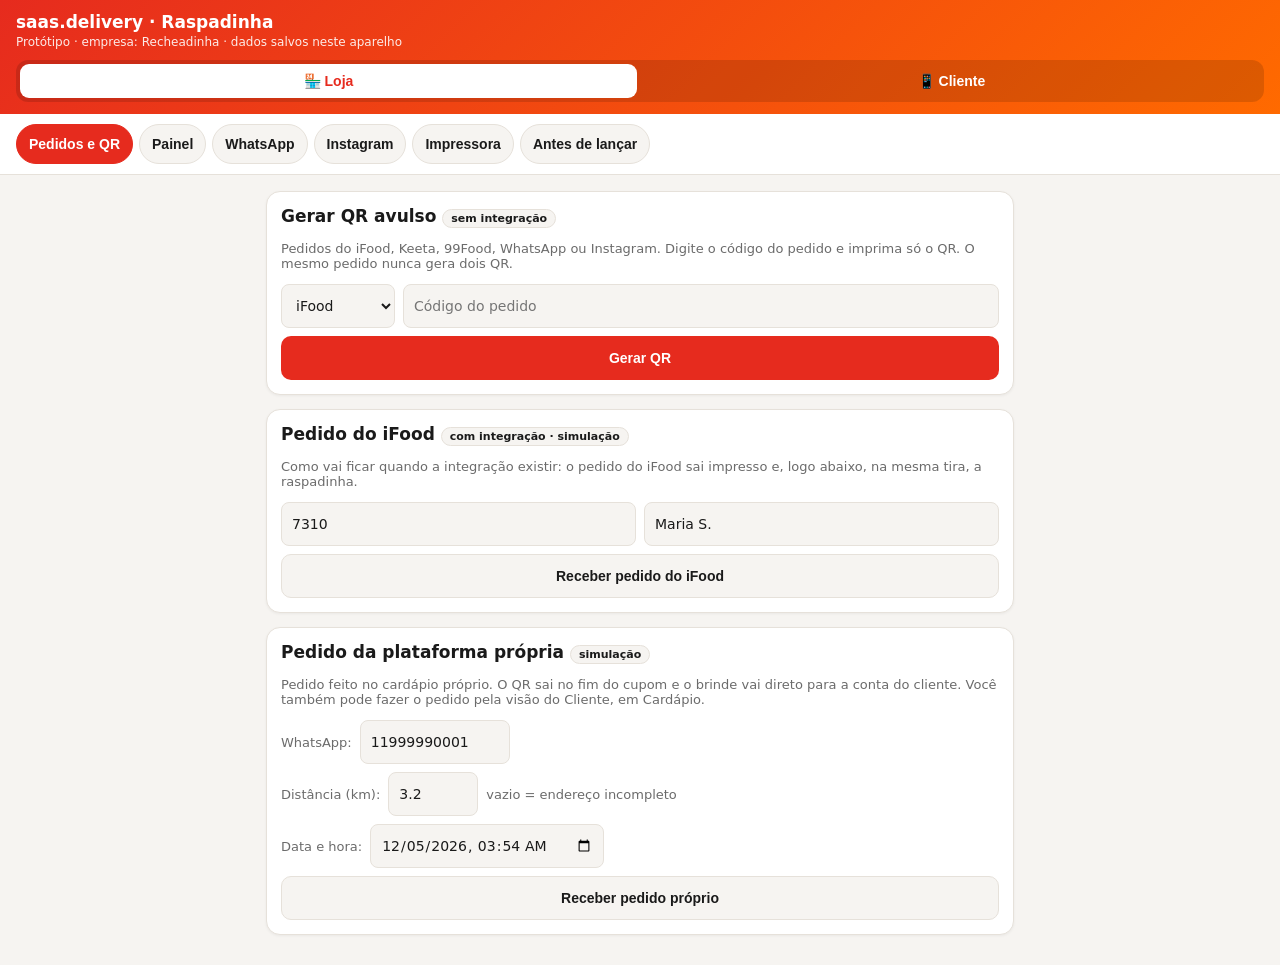
<file: raspadinha/raspadinha.html>
<!doctype html>
<html lang="pt-BR">
<head>
<!--
  PROTÓTIPO DO MÓDULO "RASPADINHA" DO saas.delivery
  ATENÇÃO, DESENVOLVEDOR OU IA: antes de alterar qualquer coisa, leia o bloco
  "DECISÕES DE PRODUTO (NÃO ALTERAR SEM AUTORIZAÇÃO DO DONO)" no início do <script> principal.
  Cada decisão tem um código [Dxx], que aparece nos comentários do código onde ela se aplica.
-->
<meta charset="utf-8">
<meta name="viewport" content="width=device-width, initial-scale=1, viewport-fit=cover">
<meta name="theme-color" content="#E62B1E">
<title>Raspadinha saas.delivery</title>
<style>
:root{
  --brand:#E62B1E; --brand2:#FF6A00; --gold:#FFC107;
  --bg:#f6f4f1; --card:#ffffff; --text:#1a1a1a; --muted:#6b6b6b; --line:#e6e1da;
  --ok:#1f9d55; --warn:#d97706; --err:#c0392b; --wa:#dcf8c6; --wa2:#ffffff;
}
@media (prefers-color-scheme: dark){
  :root:not([data-theme="light"]){ --bg:#121212; --card:#1e1e1e; --text:#f1f1f1; --muted:#a3a3a3; --line:#333; --wa:#1f4d36; --wa2:#2a2a2a; }
}
*{box-sizing:border-box}
body{margin:0;background:var(--bg);color:var(--text);font-family:system-ui,-apple-system,Segoe UI,Roboto,sans-serif;font-size:15px}
header{background:linear-gradient(135deg,var(--brand),var(--brand2));color:#fff;padding:12px 16px}
header h1{margin:0;font-size:17px}
header small{opacity:.9;font-size:12px}
.views{display:grid;grid-template-columns:1fr 1fr;gap:6px;margin-top:10px;background:#0002;padding:4px;border-radius:12px}
.views button{border:0;border-radius:9px;padding:9px;font-weight:700;font-size:14px;background:transparent;color:#fff;cursor:pointer}
.views button.on{background:#fff;color:var(--brand)}
nav{display:flex;gap:6px;overflow-x:auto;padding:10px 16px;background:var(--card);border-bottom:1px solid var(--line);position:sticky;top:0;z-index:5}
nav button{flex:0 0 auto;border:1px solid var(--line);background:var(--bg);color:var(--text);padding:8px 12px;border-radius:20px;font-weight:600;cursor:pointer;font-size:14px}
nav button.on{background:var(--brand);color:#fff;border-color:var(--brand)}
main{max-width:780px;margin:0 auto;padding:16px}
section{display:none}
section.on{display:block}
.card{background:var(--card);border:1px solid var(--line);border-radius:14px;padding:14px;margin-bottom:14px}
h2{font-size:17px;margin:0 0 10px}
h3{font-size:14px;margin:14px 0 6px}
.btn{border:0;border-radius:10px;padding:11px 14px;font-weight:700;cursor:pointer;background:var(--brand);color:#fff;font-size:14px}
.btn.alt{background:var(--bg);color:var(--text);border:1px solid var(--line)}
.btn.sm{padding:7px 10px;font-size:13px}
.btn.full{width:100%;display:block}
a.btn{display:block;text-align:center;text-decoration:none}
#igFotoCv{display:none;width:100%;max-width:220px;margin:10px auto;border-radius:12px;box-shadow:0 4px 14px #0003}
.row{display:flex;gap:8px;flex-wrap:wrap;align-items:center}
.mt{margin-top:8px}
input,select,textarea{padding:9px 10px;border-radius:8px;border:1px solid var(--line);background:var(--bg);color:var(--text);font-size:14px;max-width:100%;font-family:inherit}
textarea{width:100%;min-height:90px}
.muted{color:var(--muted);font-size:13px}
.msg{padding:10px 12px;border-radius:10px;margin:10px 0;font-size:14px}
.msg.ok{background:#1f9d5520;color:var(--ok)}
.msg.warn{background:#d9770620;color:var(--warn)}
.msg.err{background:#c0392b20;color:var(--err)}
.msg.info{background:var(--bg);color:var(--text);border:1px solid var(--line)}
.tg{display:flex;align-items:center;justify-content:space-between;gap:10px;padding:9px 0;border-bottom:1px solid var(--line)}
.tg:last-child{border-bottom:0}
input.sw{appearance:none;-webkit-appearance:none;width:44px;height:24px;border-radius:12px;background:#bbb;position:relative;cursor:pointer;transition:.2s;flex:0 0 auto;padding:0;border:0}
input.sw::after{content:'';position:absolute;top:3px;left:3px;width:18px;height:18px;border-radius:50%;background:#fff;transition:.2s}
input.sw:checked{background:var(--ok)}
input.sw:checked::after{left:23px}
.paper{background:#fff;padding:10px 0;border-radius:6px;display:flex;justify-content:center;box-shadow:inset 0 0 0 1px #ddd}
.paper canvas{width:100%;max-width:290px;height:auto;image-rendering:pixelated}
.pbar{display:grid;grid-template-columns:repeat(4,1fr);gap:6px;margin-top:6px}
@media (max-width:420px){.pbar{grid-template-columns:repeat(2,1fr)}}
.scratch-wrap{position:relative;width:100%;max-width:320px;aspect-ratio:3/2;margin:12px auto;border-radius:16px;overflow:hidden;box-shadow:0 6px 20px #0003}
.prize{position:absolute;inset:0;display:flex;flex-direction:column;align-items:center;justify-content:center;background:linear-gradient(135deg,var(--gold),#FFD64D);color:#222;text-align:center;padding:10px}
.prize b{font-size:22px}
.scratch-wrap canvas{position:absolute;inset:0;width:100%;height:100%;touch-action:none;cursor:pointer}
.kpis{display:grid;grid-template-columns:repeat(auto-fit,minmax(140px,1fr));gap:10px}
.kpi{background:var(--bg);border-radius:10px;padding:10px}
.kpi b{display:block;font-size:20px}
table{width:100%;border-collapse:collapse;font-size:13px}
th,td{padding:7px 5px;border-bottom:1px solid var(--line);text-align:left;vertical-align:middle}
td input[type=number]{width:72px;padding:6px}
td select{padding:6px;max-width:150px}
.tbl{overflow-x:auto}
.log{max-height:220px;overflow:auto;font-size:12px;font-family:ui-monospace,Menlo,monospace;background:var(--bg);border-radius:8px;padding:8px}
.log div{padding:3px 0;border-bottom:1px dotted var(--line)}
.tag{display:inline-block;padding:2px 8px;border-radius:12px;font-size:11px;font-weight:700;background:var(--bg);border:1px solid var(--line)}
.bar{height:14px;border-radius:7px;background:var(--bg);overflow:hidden;display:flex;border:1px solid var(--line)}
.bar span{display:block;height:100%}
.days{display:flex;gap:6px;flex-wrap:wrap}
.days label{border:1px solid var(--line);border-radius:8px;padding:5px 8px;font-size:13px;cursor:pointer}
.item{display:flex;justify-content:space-between;align-items:center;gap:8px;padding:9px 0;border-bottom:1px solid var(--line)}
.item:last-child{border-bottom:0}
.qty{display:flex;align-items:center;gap:6px}
.qty button{width:30px;height:30px;border-radius:50%;border:1px solid var(--line);background:var(--bg);color:var(--text);font-weight:700;cursor:pointer}
.tl{display:flex;justify-content:space-between;gap:6px}
.gift{border:2px solid var(--gold);background:#FFC10718;border-radius:12px;padding:10px;margin:8px 0}
.gift label{display:flex;gap:8px;align-items:flex-start;cursor:pointer}
.wa-box{background:var(--bg);border-radius:10px;padding:8px;max-height:480px;overflow:auto}
.bub{background:var(--wa2);border-radius:10px;padding:8px 10px;margin:6px 0;font-size:14px;box-shadow:0 1px 2px #0002}
.bub.c{background:var(--wa)}
.bub small{display:block;color:var(--muted);font-size:11px;margin-bottom:3px}
.qrlist{display:flex;gap:6px;flex-wrap:wrap}
.opt{display:block;width:100%;text-align:left;border:2px solid var(--line);background:var(--card);color:var(--text);border-radius:12px;padding:12px;margin:8px 0;cursor:pointer;font-size:15px;font-family:inherit}
.opt:not(:disabled):hover{border-color:var(--brand)}
.opt:disabled{opacity:.55;cursor:not-allowed}
ol,ul{padding-left:20px} li{margin:4px 0}
/* ===== UX: alvos de toque, foco visível, movimento reduzido, navegação no polegar ===== */
.btn{min-height:44px;transition:transform .08s,filter .15s}
.btn:active{transform:scale(.97)}
.btn:hover{filter:brightness(1.05)}
.btn.sm{min-height:40px}
input,select{min-height:44px}
input[type=checkbox]:not(.sw){width:22px;height:22px;min-height:0;accent-color:var(--brand)}
.qty button{width:40px;height:40px;font-size:18px}
:focus-visible{outline:3px solid var(--brand2);outline-offset:2px}
.card{box-shadow:0 1px 3px #0000000d}
nav{scrollbar-width:none} nav::-webkit-scrollbar{display:none}
nav button{min-height:40px}
#navCliente{position:fixed;top:auto;bottom:0;left:0;right:0;z-index:20;gap:0;justify-content:space-around;padding:6px 4px calc(6px + env(safe-area-inset-bottom));border-top:1px solid var(--line);border-bottom:0;box-shadow:0 -4px 16px #0000001a}
#navCliente button{flex:1;display:flex;flex-direction:column;align-items:center;gap:2px;border:0;background:transparent;border-radius:12px;padding:6px 2px;font-size:11px;min-height:54px;color:var(--muted)}
#navCliente button .ic{font-size:21px;line-height:1}
#navCliente button.on{background:#E62B1E1f;color:var(--brand)}
body.cli main{padding-bottom:110px}
.card h2 .fold{all:unset;box-sizing:border-box;cursor:pointer;display:flex;align-items:center;gap:6px;width:100%;min-height:32px}
.card h2 .fold:focus-visible{outline:3px solid var(--brand2);outline-offset:2px;border-radius:6px}
.card h2 .fold::after{content:'▾';margin-left:auto;color:var(--muted);transition:transform .2s}
.card.fechado h2{margin:0} .card.fechado .fold-body{display:none} .card.fechado h2 .fold::after{transform:rotate(-90deg)}
.ck{display:flex;gap:8px;align-items:flex-start;padding:6px 0;border-bottom:1px solid var(--line);font-size:14px}
.ck:last-child{border-bottom:0}
.steps{display:flex;list-style:none;padding:0;margin:10px 0;gap:4px;counter-reset:st}
.steps li{flex:1;text-align:center;font-size:12px;color:var(--muted);margin:0;position:relative}
.steps li::before{counter-increment:st;content:counter(st);display:flex;align-items:center;justify-content:center;width:30px;height:30px;margin:0 auto 4px;border-radius:50%;border:2px solid var(--line);background:var(--card);font-weight:700}
.steps li.ok{color:var(--ok)} .steps li.ok::before{content:'✓';background:var(--ok);border-color:var(--ok);color:#fff}
.steps li.atual{color:var(--text);font-weight:700} .steps li.atual::before{border-color:var(--brand);color:var(--brand)}
#toast{position:fixed;left:50%;bottom:24px;transform:translate(-50%,20px);opacity:0;background:#222;color:#fff;padding:11px 18px;border-radius:22px;z-index:60;transition:opacity .25s,transform .25s;pointer-events:none;max-width:90vw;font-size:14px;box-shadow:0 6px 20px #0004}
#toast.on{opacity:1;transform:translate(-50%,0)}
body.cli #toast{bottom:96px}
@media (prefers-reduced-motion:reduce){*,*::before,*::after{transition:none!important;animation:none!important;scroll-behavior:auto!important}}
#printArea{display:none}
@media print{
  @page{size:58mm auto;margin:0}
  body{background:#fff}
  header,nav,main{display:none!important}
  #printArea{display:block}
  #printArea img{width:48mm;display:block;margin:0 auto}
}
</style>
</head>
<body>
<header>
  <h1>saas.delivery · Raspadinha</h1>
  <small>Protótipo · empresa: Recheadinha · dados salvos neste aparelho</small>
  <div class="views">
    <button data-v="loja" class="on">🏪 Loja</button>
    <button data-v="cliente">📱 Cliente</button>
  </div>
</header>
<nav id="navLoja">
  <button data-t="pedidos" class="on">Pedidos e QR</button>
  <button data-t="painel">Painel</button>
  <button data-t="lwhats">WhatsApp</button>
  <button data-t="linsta">Instagram</button>
  <button data-t="impressora">Impressora</button>
  <button data-t="legal">Antes de lançar</button>
</nav>
<nav id="navCliente" style="display:none" aria-label="Navegação do cliente">
  <button data-t="raspa"><span class="ic" aria-hidden="true">🎟️</span>Raspadinha</button>
  <button data-t="cardapio"><span class="ic" aria-hidden="true">🍟</span>Cardápio</button>
  <button data-t="cinsta"><span class="ic" aria-hidden="true">📸</span>Poste e ganhe</button>
  <button data-t="cwhats"><span class="ic" aria-hidden="true">💬</span>WhatsApp</button>
</nav>
<main>

<!-- ===================== LOJA ===================== -->
<section id="pedidos" class="on">
  <div class="card">
    <h2>Gerar QR avulso <span class="tag">sem integração</span></h2>
    <p class="muted">Pedidos do iFood, Keeta, 99Food, WhatsApp ou Instagram. Digite o código do pedido e imprima só o QR. O mesmo pedido nunca gera dois QR.</p>
    <div class="row">
      <select id="aCanal"><option>iFood</option><option>Keeta</option><option>99Food</option><option>WhatsApp</option><option>Instagram</option></select>
      <input id="aCod" placeholder="Código do pedido" style="flex:1;min-width:140px">
    </div>
    <button class="btn full mt" onclick="gerarAvulso()">Gerar QR</button>
  </div>

  <div class="card">
    <h2>Pedido do iFood <span class="tag">com integração · simulação</span></h2>
    <p class="muted">Como vai ficar quando a integração existir: o pedido do iFood sai impresso e, logo abaixo, na mesma tira, a raspadinha.</p>
    <div class="row">
      <input id="iCod" placeholder="Código do pedido" style="flex:1;min-width:120px" value="7310">
      <input id="iCli" placeholder="Nome do cliente" style="flex:1;min-width:120px" value="Maria S.">
    </div>
    <button class="btn alt full mt" onclick="gerarIfood()">Receber pedido do iFood</button>
  </div>

  <div class="card">
    <h2>Pedido da plataforma própria <span class="tag">simulação</span></h2>
    <p class="muted">Pedido feito no cardápio próprio. O QR sai no fim do cupom e o brinde vai direto para a conta do cliente. Você também pode fazer o pedido pela visão do Cliente, em Cardápio.</p>
    <div class="row"><span class="muted">WhatsApp:</span><input id="pTel" value="11999990001" inputmode="numeric" style="width:150px"></div>
    <div class="row mt"><span class="muted">Distância (km):</span><input id="pDist" type="number" step="0.1" min="0" value="3.2" style="width:90px"><span class="muted">vazio = endereço incompleto</span></div>
    <div class="row mt"><span class="muted">Data e hora:</span><input id="pData" type="datetime-local"></div>
    <button class="btn alt full mt" onclick="gerarProprio()">Receber pedido próprio</button>
  </div>

  <div id="pedMsg"></div>
  <div class="card" id="tkCard" style="display:none">
    <h2 id="tkTitulo">Cupom</h2>
    <div class="paper"><canvas id="tkCv"></canvas></div>
    <div id="tkBar"></div>
    <button class="btn alt full mt" id="tkScan">📱 Simular o cliente escaneando</button>
  </div>
</section>

<section id="painel">
  <div class="card">
    <h2>Pronto para lançar?</h2>
    <div id="checklist"></div>
  </div>
  <div class="card">
    <h2>Visão geral</h2>
    <div class="kpis" id="kpis"></div>
    <p class="muted mt">Taxas: raspados ÷ QR gerados · usados ÷ brindes concedidos.</p>
  </div>
  <div class="card">
    <h2>Teto de gasto (marketing)</h2>
    <p class="muted">Serve para acompanhar e alertar. Não bloqueia nada: você decide se pausa.</p>
    <div class="row">
      <span class="muted">Teto mensal R$:</span><input id="cTeto" type="number" min="0" step="10" style="width:100px" onchange="S.cfg.teto=+this.value;S.alertasTeto={};audit('Teto mensal: R$ '+this.value);checarTeto();render()">
      <span class="muted">Alertar em</span><input id="cAlerta" type="number" min="1" max="100" style="width:70px" onchange="S.cfg.alerta=+this.value;S.alertasTeto={};audit('Alerta do teto: '+this.value+'%');checarTeto();render()"><span class="muted">%</span>
    </div>
    <div class="bar mt" id="tetoBar"></div>
    <div class="muted mt" id="tetoTxt"></div>
  </div>
  <div class="card">
    <h2>Campanha</h2>
    <input id="cNome" style="width:100%" onchange="S.cfg.nome=this.value;audit('Nome da campanha alterado')">
    <div class="tg mt"><span>Campanha ligada</span><input type="checkbox" class="sw" id="cAtiva" onchange="S.cfg.ativa=this.checked;audit('Campanha '+(this.checked?'ligada':'desligada'))"></div>
    <!-- [D01] Não existe opção "não foi dessa vez": todo pedido ganha e o cliente escolhe. Não recriar esse botão. -->
    <div class="row mt">
      <span class="muted">Validade do QR (dias):</span><input type="number" id="cValQr" min="1" style="width:70px" onchange="S.cfg.validadeQr=+this.value;audit('Validade do QR: '+this.value+' dias')">
      <span class="muted">Validade do brinde (dias):</span><input type="number" id="cValPr" min="1" style="width:70px" onchange="S.cfg.validadePremio=+this.value;audit('Validade do brinde: '+this.value+' dias')">
    </div>
    <div class="row mt"><span class="muted">Máximo de raspadinhas por cliente por dia:</span><input type="number" min="1" id="rDia" style="width:60px" onchange="setRegra('limiteDia',+this.value)"></div>
    <p class="muted">A validade do brinde começa quando ele entra na conta do cliente. Um QR já impresso continua valendo mesmo com a campanha pausada. Versão da configuração: <span class="tag" id="rVersao"></span> (cada escolha guarda a versão vigente).</p>
  </div>
  <div class="card">
    <h2>Canais participantes</h2>
    <div id="canaisBox"></div>
  </div>
  <div class="card">
    <h2>Frete grátis</h2>
    <div class="tg"><span>Frete grátis entre as opções</span><input type="checkbox" class="sw" id="fAtivo" onchange="S.cfg.freteAtivo=this.checked;audit('Frete grátis: '+(this.checked?'ligado':'desligado'));render()"></div>
    <div class="row mt"><span class="muted">Raio máximo (km):</span><input type="number" id="fRaio" min="0" step="0.5" placeholder="definir" style="width:90px" onchange="S.cfg.raioKm=this.value===''?null:+this.value;audit('Raio do frete: '+(this.value||'não definido')+' km');render()"></div>
    <p class="muted">Só pode ser escolhido em pedidos da plataforma própria com endereço dentro do raio. Nos outros casos, aparece para o cliente como "só no nosso cardápio", servindo de convite. Os 5 km são só exemplo.</p>
    <div id="freteMsg"></div>
  </div>
  <div class="card">
    <h2>Pausas programadas</h2>
    <p class="muted">Nos dias e horários marcados, os pedidos saem sem QR.</p>
    <div class="days" id="diasBox"></div>
    <div class="row mt"><span class="muted">Pausar das</span><input type="time" id="pzIni" onchange="S.cfg.pausaIni=this.value;audit('Pausa início: '+(this.value||'—'))"><span class="muted">às</span><input type="time" id="pzFim" onchange="S.cfg.pausaFim=this.value;audit('Pausa fim: '+(this.value||'—'))"></div>
  </div>
  <div class="card">
    <h2>Brindes</h2>
    <div class="tbl"><table>
      <thead><tr><th>Ativo</th><th>Brinde</th><th>Estoque</th><th>Custo R$</th><th>Pedido mín. R$</th><th>Ou com o produto</th></tr></thead>
      <tbody id="tbPremios"></tbody>
    </table></div>
    <div id="probMsg"></div>
    <div class="row mt">
      <input id="novoPremio" placeholder="Novo brinde (ex: Pudim)" style="flex:1;min-width:160px">
      <button class="btn alt" onclick="addPremio()">Adicionar</button>
    </div>
    <p class="muted">Condição de uso: pedido mínimo <b>ou</b> o produto escolhido; em branco, qualquer pedido. O brinde entra no pedido com valor zero e o custo vai para o gasto de marketing. Não há pesos nem chances: o cliente escolhe livremente entre os brindes disponíveis [D01].</p>
  </div>
  <!-- [D18] Card "Regras de repetição" removido de propósito: com a escolha livre, não há o que repetir ou bloquear. -->
  <div class="card">
    <h2>Lembrete pelo WhatsApp</h2>
    <div class="tg"><span>Enviar lembrete de brinde guardado</span><input type="checkbox" class="sw" id="lAtivo" onchange="S.cfg.lembrete.ativo=this.checked;audit('Lembrete: '+(this.checked?'ligado':'desligado'))"></div>
    <div class="row mt">
      <span class="muted">Enviar faltando</span><input type="number" min="1" id="lDias" style="width:60px" onchange="S.cfg.lembrete.diasAntes=+this.value;audit('Lembrete: '+this.value+' dias antes')"><span class="muted">dias · máximo</span>
      <select id="lMax" onchange="S.cfg.lembrete.max=+this.value;audit('Lembretes por brinde: '+this.value)"><option value="1">1</option><option value="2">2</option></select><span class="muted">por brinde</span>
    </div>
    <h3>Texto <span class="muted">(variáveis: {brinde} {condicao} {validade})</span></h3>
    <textarea id="lTexto" oninput="S.cfg.lembrete.texto=this.value;previewLembrete();salvar()" onchange="audit('Texto do lembrete alterado')"></textarea>
    <p class="muted">Prévia:</p>
    <div class="bub c" id="lPrev"></div>
    <p class="muted">No WhatsApp não dá para diminuir a letra. Por isso a validade vai na última linha, em itálico (_assim_).</p>
  </div>
  <div class="card">
    <h2>Histórico de participações</h2>
    <div class="tbl"><table>
      <thead><tr><th>Pedido</th><th>Canal</th><th>Brinde</th><th>Status</th><th>Cliente</th></tr></thead>
      <tbody id="tbHist"></tbody>
    </table></div>
  </div>
  <div class="card">
    <h2>Auditoria e eventos</h2>
    <div class="log" id="log"></div>
  </div>
  <div class="card">
    <h2>Dados de teste</h2>
    <p class="muted">Configurações e testes ficam salvos neste aparelho, no navegador. Para começar do zero:</p>
    <button class="btn alt" onclick="resetar()">Apagar dados de teste e voltar ao padrão</button>
  </div>
</section>

<section id="lwhats">
  <div class="card">
    <h2>WhatsApp da loja</h2>
    <p class="muted">Avisos que a loja recebe. Relógio de teste: <b id="relogio"></b>.</p>
    <div class="row">
      <input id="avDias" type="number" min="1" value="1" style="width:70px"><span class="muted">dia(s)</span>
      <button class="btn" onclick="avancarDias()">Avançar e rodar lembretes</button>
    </div>
    <p class="muted">Use para ver os lembretes chegando aos clientes e os brindes expirando.</p>
  </div>
  <div class="card"><div class="wa-box" id="waLoja"></div></div>
</section>

<!-- [D20–D31] Poste e ganhe: desconto variável por regras, conferido sozinho pela API oficial do Instagram -->
<section id="linsta">
  <div class="card">
    <h2>Poste e ganhe <span class="tag">Instagram</span></h2>
    <p class="muted">Quem comprou tira a foto do item (ex.: a batata recheada), posta no story marcando a loja e ganha desconto no próximo pedido pelo cardápio. O sistema confere sozinho pela API oficial do Instagram e libera o cupom na conta do cliente. Ninguém da loja precisa conferir print.</p>
    <p class="muted"><b>Seguir não vale desconto nem é condição</b> [D23]: as regras da Meta não permitem trocar vantagem por seguidores. O cliente recebe só um botão que abre o perfil da loja. "Segue?" aparece aqui apenas como métrica.</p>
    <div class="tg"><span>Poste e ganhe ligado</span><input type="checkbox" class="sw" id="igAtivo" onchange="setIg('ativo',this.checked)"></div>
    <div class="row mt"><span class="muted">Perfil da loja: @</span><input id="igPerfil" style="flex:1;min-width:140px" onchange="setIg('perfil',igNorm(this.value)||S.cfg.insta.perfil)"></div>
  </div>
  <div class="card">
    <h2>Quanto vale cada ação</h2>
    <div class="tbl"><table>
      <thead><tr><th>Ação</th><th>Desconto %</th><th>Regra</th><th>Como o sistema confere</th></tr></thead>
      <tbody id="igAcoesTb"></tbody>
    </table></div>
    <h3>Bônus por alcance <span class="muted">(seguidores do cliente, lidos pela API)</span></h3>
    <div id="igFaixas"></div>
    <h3>Limites e condições</h3>
    <div class="row"><span class="muted">Desconto máximo %:</span><input type="number" min="1" max="100" id="igMaxPct" style="width:70px" onchange="setIg('maxPct',+this.value)">
      <span class="muted">Máximo R$:</span><input type="number" min="0" step="1" id="igMaxReais" style="width:80px" onchange="setIg('maxReais',+this.value)"></div>
    <div class="row mt"><span class="muted">Pedido mínimo R$:</span><input type="number" min="0" step="1" id="igMinimo" style="width:80px" onchange="setIg('minimo',+this.value)">
      <span class="muted">Validade (dias):</span><input type="number" min="1" id="igValidade" style="width:70px" onchange="setIg('validade',+this.value)"></div>
    <div class="row mt"><span class="muted">Pedido de até</span><input type="number" min="1" id="igJanela" style="width:60px" onchange="setIg('janelaPedidoDias',+this.value)"><span class="muted">dias atrás · 1 desconto a cada</span><input type="number" min="0" id="igIntervalo" style="width:60px" onchange="setIg('intervaloDias',+this.value)"><span class="muted">dias por cliente</span></div>
    <div class="row mt"><span class="muted">Hashtag de transparência no feed:</span><input id="igHashtag" style="width:120px" onchange="setIg('hashtag',this.value.trim()||'#publi')"></div>
    <div class="tg mt"><span>Aceitar pedidos de marketplace (iFood, Keeta, 99Food) <span class="muted">[D30]</span></span><input type="checkbox" class="sw" id="igMarket" onchange="setIg('marketplace',this.checked)"></div>
    <div class="tg"><span>Moldura com aviso de publicidade na foto <span class="muted">[D29]</span></span><input type="checkbox" class="sw" id="igMoldura" onchange="setIg('moldura',this.checked)"></div>
    <div class="row mt"><span class="muted">Texto da moldura:</span><input id="igMolduraTxt" style="flex:1;min-width:180px" onchange="setIg('molduraTexto',this.value.trim()||'Ganhei desconto da @{perfil} por este post #publi')"></div>
    <div class="tg mt"><span>Acumula com o brinde da raspadinha</span><input type="checkbox" class="sw" id="igAcumula" onchange="setIg('acumula',this.checked)"></div>
    <div id="igExemplos"></div>
    <p class="muted">O desconto é variável, mas <b>nunca por sorte</b> [D01][D20]: quem faz as mesmas ações, com o mesmo alcance, ganha sempre o mesmo %. Vale sobre os produtos (não sobre o frete), só no cardápio próprio. O custo vai para o gasto de marketing e conta no teto.</p>
  </div>
  <div class="card">
    <h2>Participações</h2>
    <div class="tbl"><table>
      <thead><tr><th>@</th><th>Cliente</th><th>Pedido</th><th>Ações</th><th>Segue?</th><th>Seguid.</th><th>%</th><th>Status</th></tr></thead>
      <tbody id="igPartsTb"></tbody>
    </table></div>
    <button class="btn alt full mt" onclick="igJob();render()">Rodar a conferência automática agora</button>
    <p class="muted">No sistema real, a conferência roda sozinha (webhooks da Meta + uma rotina periódica). Este botão só adianta a rotina. "Anular" aparece por 24 h, enquanto o link do story ainda abre: use só se o story não mostrar o item comprado [D29].</p>
  </div>
  <div class="card">
    <h2>Eventos recebidos do Instagram</h2>
    <div class="log" id="igLog"></div>
  </div>
</section>

<section id="impressora">
  <div class="card">
    <h2>Impressora</h2>
    <div class="row"><span class="muted">Nome:</span><input id="imNome" style="flex:1" onchange="S.cfg.imp.nome=this.value;audit('Impressora: '+this.value)"></div>
    <div class="row mt"><span class="muted">Botão "Imprimir" usa:</span>
      <select id="imMetodo" onchange="S.cfg.imp.metodo=this.value;audit('Método de impressão: '+this.value);atualizarBarras()">
        <option value="rawbt">App RawBT (recomendado)</option>
        <option value="ble">Bluetooth direto do navegador</option>
        <option value="menu">Menu de impressão do celular</option>
      </select>
    </div>
    <div class="tg mt"><span>Linha "corte aqui" antes da raspadinha</span><input type="checkbox" class="sw" id="imCorte" onchange="S.cfg.imp.corte=this.checked;audit('Linha de corte: '+this.checked);redesenhar()"></div>
    <h3>Texto impresso</h3>
    <div class="row"><span class="muted">Nome da loja:</span><input id="imLoja" style="flex:1" onchange="S.cfg.imp.loja=this.value;redesenhar()"></div>
    <div class="row mt"><span class="muted">Site do cardápio:</span><input id="imSite" style="flex:1" onchange="S.cfg.imp.site=this.value;redesenhar()"></div>
    <div class="row mt"><span class="muted">Link do QR:</span><input id="imBase" style="flex:1" onchange="S.cfg.imp.base=this.value;redesenhar()"></div>
    <p class="muted">O QR leva para link + código. Esse endereço ainda não existe: ao escanear agora, vai abrir uma página de erro.</p>
  </div>
  <div class="card">
    <h2>Teste de impressão</h2>
    <div class="paper"><canvas id="testCv"></canvas></div>
    <div id="testBar"></div>
  </div>
  <div class="card">
    <h2>Como imprimir pelo celular</h2>
    <ol>
      <li><b>RawBT (Android, recomendado).</b> Impressoras como a “BlueTooth Printer” normalmente usam Bluetooth clássico, que o navegador não acessa sozinho. Instale o app gratuito <b>RawBT</b> na Play Store, escolha a impressora nas configurações dele e toque em Imprimir.</li>
      <li><b>Bluetooth direto.</b> Só no Chrome do Android, com a página aberta por https, e se a impressora tiver Bluetooth BLE.</li>
      <li><b>Menu do celular.</b> Precisa de um serviço de impressão instalado (o RawBT oferece um). Use papel 58mm e margem zero.</li>
      <li><b>PNG.</b> Baixa a imagem para imprimir pelo app da impressora.</li>
    </ol>
    <p class="muted">No iPhone, o navegador não imprime em impressora Bluetooth: use o PNG e o app da impressora.</p>
  </div>
</section>

<section id="legal">
  <div class="card">
    <h2>Antes de lançar</h2>
    <p class="muted">Isto não é parecer jurídico. É um resumo para levar ao advogado e ao gerente de conta dos marketplaces.</p>
  </div>
  <div class="card">
    <h2>⚖️ Lei das promoções</h2>
    <p>A <b>Lei 5.768/1971</b> exige <b>autorização prévia</b> da Secretaria de Prêmios e Apostas do Ministério da Fazenda (SPA/MF) para distribuir prêmios grátis com fim de propaganda por <b>sorteio, vale-brinde, concurso ou operação assemelhada</b>, o que pode alcançar campanhas "compre e ganhe".</p>
    <p><b>Mecânica atual, desenhada para não ter sorte:</b> todo pedido ganha, e a raspadinha só revela “você ganhou, escolha seu brinde”. Quem decide o brinde é o próprio cliente, entre os disponíveis. Não há sorteio, peso ou chance.</p>
    <p>Sem fator sorte, a campanha tende a ser vista como uma oferta comercial comum (“compre e ganhe um brinde à sua escolha”), e não como sorteio ou vale-brinde. Isso <b>reduz muito o risco, mas não é garantia</b>: confirme com o advogado antes de lançar.</p>
    <p><b>Cuidado com as palavras:</b> nada de “sorteio”, “sorte”, “sortudo” ou “concorra” no papel, na página e no WhatsApp. A comunicação também conta para a fiscalização.</p>
    <p>Desde 29/06/2026, a Portaria SPA/MF nº 1.818/2026 detalha a fiscalização. As penalidades incluem multa de até 100% do valor dos prêmios prometidos, suspensão da campanha e proibição de novas promoções por até 2 anos.</p>
    <h3>Caminhos para discutir com o advogado</h3>
    <ol>
      <li>Confirmar que a <b>escolha livre</b> (mecânica atual) fica fora da Lei 5.768/1971.</li>
      <li>Validar o <b>regulamento curto</b> e os textos do papel, da página e do WhatsApp.</li>
      <li>Se um dia quiser voltar a ter surpresa ou sorteio: só com <b>autorização da SPA/MF</b> ou por meio de uma empresa promotora.</li>
    </ol>
  </div>
  <div class="card">
    <h2>🛵 Termos dos marketplaces</h2>
    <p>Não encontrei uma regra pública do iFood sobre material na embalagem, mas os contratos costumam restringir ações que levam o cliente a comprar fora. <b>Confirme por escrito com o gerente de conta antes</b> de usar o QR em pedidos do iFood, Keeta ou 99Food. WhatsApp e Instagram não têm essa restrição.</p>
  </div>
  <div class="card">
    <h2>🧾 Consumidor, LGPD e WhatsApp</h2>
    <ul>
      <li>Condições claras no papel e na página: pedido mínimo ou produto, validade, só no cardápio próprio, 1 brinde por pedido, enquanto durar o estoque.</li>
      <li>Publique um regulamento curto, com link na página da raspadinha.</li>
      <li>O cliente escolhe o brinde. A escolha é validada no servidor (estoque e condições) e registrada.</li>
      <li>O WhatsApp serve só para guardar o brinde e avisar sobre ele, e a tela diz isso. Os lembretes trazem "responda SAIR".</li>
      <li>O QR não carrega dado pessoal. O cliente envia a primeira mensagem, o que confirma o número.</li>
      <li><b>Use a API oficial do WhatsApp</b> (WhatsApp Business Platform / Cloud API) [D31]. API não oficial (que imita o WhatsApp Web) pode levar ao <b>banimento do número</b>. Na oficial: a resposta à mensagem do cliente vai dentro da janela de 24 h; os lembretes fora dela só com <b>modelo aprovado</b> pela Meta (categoria Marketing, pago por conversa) e com o cliente tendo aceitado receber.</li>
    </ul>
  </div>
  <div class="card">
    <h2>📸 Poste e ganhe (Instagram): como não ser banido</h2>
    <ul>
      <li><b>O desconto paga a foto do item no story</b>, que é conteúdo real sobre uma compra real. É o mesmo modelo de apps como Gatsby, Storify e KittyChat.</li>
      <li><b>Seguir não vale nada e não é condição</b> [D23]. As diretrizes do Instagram proíbem trocar vantagem por seguidores ou curtidas, e as regras de promoção da Meta (2025) não aceitam “seguir” como requisito. Só existe um botão que abre o perfil.</li>
      <li><b>Marcação verdadeira:</b> a foto tem que ser do pedido. Nunca pedir para marcar amigos, nem quem não está na foto.</li>
      <li><b>Direct automático só na janela de 24 h</b> desde a última mensagem ou marcação do cliente [D28]. Fora dela, o aviso vai pelo WhatsApp. Não usar “message tags” para promoção (é proibido).</li>
      <li><b>Só API oficial:</b> conta profissional do Instagram + app revisado pela Meta. Nada de robô que segue, curte ou lê perfis, nem senha do cliente. A mídia do story não é guardada [D24].</li>
      <li><b>Publicidade (CONAR 2026):</b> a moldura da foto já traz “#publi” e o aviso do desconto [D29]. No feed, a hashtag é conferida automaticamente.</li>
      <li><b>Sem sorte:</b> o % varia por regras públicas, então continua fora da Lei 5.768/1971 [D01][D20].</li>
      <li><b>Marketplaces:</b> por padrão, só pedidos do cardápio próprio participam [D30], para não esbarrar no contrato do iFood e similares.</li>
      <li><b>LGPD:</b> o @ é pedido com autorização, para uma finalidade só [D26].</li>
    </ul>
  </div>
  <div class="card">
    <h2>🧪 Piloto sugerido (2 a 3 semanas)</h2>
    <p>Comece <b>só com os pedidos próprios</b> e meça: % de QR escaneados, % de brindes usados, % de clientes que voltam em até 15 e 30 dias, e o custo dos brindes por pedido de retorno. Com bons números e a questão legal resolvida, leve para o QR avulso.</p>
  </div>
</section>

<!-- ===================== CLIENTE ===================== -->
<section id="raspa">
  <div class="card">
    <h2>Raspadinha</h2>
    <p class="muted">Simula o celular do cliente depois de escanear o QR. Toque num dos QR impressos ou digite o código.</p>
    <div class="qrlist" id="qrList"></div>
    <div class="row mt">
      <input id="tokenIn" placeholder="Código do QR" style="flex:1;min-width:160px">
      <button class="btn" onclick="abrirRaspadinha()">Abrir</button>
    </div>
    <div id="raspaMsg"></div>
    <div id="raspaArea"></div>
  </div>
</section>

<section id="cardapio">
  <div class="card">
    <h2>Cardápio Recheadinha</h2>
    <div class="row">
      <input id="cTel" placeholder="Seu WhatsApp (DDD+número)" inputmode="numeric" style="flex:1;min-width:160px">
      <button class="btn" onclick="entrarCardapio()">Entrar</button>
    </div>
    <p class="muted">No sistema real, a entrada usa o login por WhatsApp (código) que já existe.</p>
    <div class="row"><span class="muted">Distância do endereço (km):</span><input id="cDist" type="number" step="0.1" min="0" value="3.2" style="width:90px" oninput="renderCardapio()"></div>
    <div id="giftBox"></div>
  </div>
  <div class="card"><h3 style="margin-top:0">Produtos</h3><div id="menuBox"></div></div>
  <div class="card">
    <h3 style="margin-top:0">Seu pedido</h3>
    <div id="resumoBox"></div>
    <div id="cardMsg"></div>
    <button class="btn full" onclick="finalizarPedido()">Finalizar pedido (pagamento simulado)</button>
  </div>
</section>

<section id="cinsta">
  <div class="card">
    <h2>📸 Poste e ganhe</h2>
    <div id="igRegrasCli"></div>
    <ol class="steps" id="igPassos" aria-label="Seu progresso"><li>Cadastro</li><li>Story</li><li>Desconto</li></ol>
    <h3>1. Cadastre seu @ e o pedido</h3>
    <div class="row">
      <input id="igTel" placeholder="Seu WhatsApp (DDD+número)" inputmode="numeric" style="flex:1;min-width:150px" oninput="renderIgCli()">
      <input id="igUser" placeholder="@seu.instagram" autocapitalize="none" spellcheck="false" style="flex:1;min-width:150px">
    </div>
    <div class="row mt"><input id="igRef" placeholder="Código do QR ou nº do pedido" style="flex:1;min-width:160px"></div>
    <label class="muted mt" style="display:flex;gap:8px;align-items:flex-start"><input type="checkbox" id="igOk"><span>Autorizo a Recheadinha a usar meu @ do Instagram só para conferir as ações desta campanha e guardar meu desconto.</span></label>
    <button class="btn full mt" onclick="igParticipar()">Quero meu desconto</button>
    <div id="igCliMsg"></div>
    <h3>2. Tire a foto do seu pedido e poste no story</h3>
    <label class="btn alt full" style="text-align:center">📷 Tirar foto do pedido<input type="file" accept="image/*" capture="environment" style="display:none" onchange="igFoto(this)"></label>
    <canvas id="igFotoCv"></canvas>
    <div id="igFotoAcoes" class="pbar" style="display:none;grid-template-columns:repeat(3,1fr)">
      <button class="btn sm" onclick="igCompartilhar()">Postar no story</button>
      <button class="btn alt sm" onclick="igBaixarFoto()">Salvar foto</button>
      <button class="btn alt sm" onclick="igCopiar()">Copiar @</button>
    </div>
    <p class="muted">No Instagram, use a figurinha <b>Menção</b> e marque <b id="igArroba"></b>. Escrever o @ só como texto não avisa a loja.</p>
    <div id="igFotoMsg"></div>
    <h3>3. Siga a loja <span class="muted">(opcional)</span></h3>
    <a id="igSeguirBtn" class="btn alt" target="_blank" rel="noopener">📲 Abrir no Instagram para seguir</a>
    <p class="muted">Abre o perfil da loja no app do Instagram; lá você toca em Seguir. Seguir não muda o valor do desconto. Só um detalhe: se a sua conta for privada, o Instagram só avisa a loja da sua marcação quando você segue a loja.</p>
    <div id="igMinhas"></div>
  </div>
  <div class="card">
    <h2>Simulador do Instagram <span class="tag">só no protótipo</span></h2>
    <p class="muted">No sistema real isto não existe: o cliente usa o próprio Instagram e a Meta avisa o sistema sozinha (webhook). Aqui você faz o papel do cliente.</p>
    <div class="row"><span class="muted">Conta:</span><input id="sUser" placeholder="@cliente" autocapitalize="none" style="flex:1;min-width:120px">
      <span class="muted">Seguidores:</span><input id="sSeg" type="number" min="0" value="800" style="width:90px"></div>
    <label class="muted mt" style="display:flex;gap:8px"><input type="checkbox" id="sPub" checked> Conta pública</label>
    <div class="pbar">
      <button class="btn alt sm" onclick="simSeguir(true)">Seguir a loja</button>
      <button class="btn alt sm" onclick="simSeguir(false)">Deixar de seguir</button>
      <button class="btn alt sm" onclick="simStory()">Story marcando</button>
      <button class="btn alt sm" onclick="simDM()">Mandar Direct</button>
    </div>
    <div class="row mt"><input id="sLegenda" style="flex:1;min-width:160px"><button class="btn alt sm" onclick="simFeed()">Post no feed</button></div>
    <div id="simMsg"></div>
  </div>
  <div class="card">
    <h2>Direct do Instagram</h2>
    <p class="muted">Respostas automáticas da loja no Direct.</p>
    <div class="wa-box" id="igDm"></div>
  </div>
</section>

<section id="cwhats">
  <div class="card">
    <h2>WhatsApp dos clientes</h2>
    <p class="muted">Mensagens que os clientes recebem da loja.</p>
    <div class="wa-box" id="waCli"></div>
  </div>
</section>
</main>
<div id="printArea"><img id="printImg" alt=""></div>

<script>
/* qrcode-generator 1.4.4 — (c) Kazuhiko Arase — MIT License */
var qrcode=function(){var t=function(t,r){var e=t,n=g[r],o=null,i=0,a=null,u=[],f={},c=function(t,r){o=function(t){for(var r=new Array(t),e=0;e<t;e+=1){r[e]=new Array(t);for(var n=0;n<t;n+=1)r[e][n]=null}return r}(i=4*e+17),l(0,0),l(i-7,0),l(0,i-7),s(),h(),d(t,r),e>=7&&v(t),null==a&&(a=p(e,n,u)),w(a,r)},l=function(t,r){for(var e=-1;e<=7;e+=1)if(!(t+e<=-1||i<=t+e))for(var n=-1;n<=7;n+=1)r+n<=-1||i<=r+n||(o[t+e][r+n]=0<=e&&e<=6&&(0==n||6==n)||0<=n&&n<=6&&(0==e||6==e)||2<=e&&e<=4&&2<=n&&n<=4)},h=function(){for(var t=8;t<i-8;t+=1)null==o[t][6]&&(o[t][6]=t%2==0);for(var r=8;r<i-8;r+=1)null==o[6][r]&&(o[6][r]=r%2==0)},s=function(){for(var t=B.getPatternPosition(e),r=0;r<t.length;r+=1)for(var n=0;n<t.length;n+=1){var i=t[r],a=t[n];if(null==o[i][a])for(var u=-2;u<=2;u+=1)for(var f=-2;f<=2;f+=1)o[i+u][a+f]=-2==u||2==u||-2==f||2==f||0==u&&0==f}},v=function(t){for(var r=B.getBCHTypeNumber(e),n=0;n<18;n+=1){var a=!t&&1==(r>>n&1);o[Math.floor(n/3)][n%3+i-8-3]=a}for(n=0;n<18;n+=1){a=!t&&1==(r>>n&1);o[n%3+i-8-3][Math.floor(n/3)]=a}},d=function(t,r){for(var e=n<<3|r,a=B.getBCHTypeInfo(e),u=0;u<15;u+=1){var f=!t&&1==(a>>u&1);u<6?o[u][8]=f:u<8?o[u+1][8]=f:o[i-15+u][8]=f}for(u=0;u<15;u+=1){f=!t&&1==(a>>u&1);u<8?o[8][i-u-1]=f:u<9?o[8][15-u-1+1]=f:o[8][15-u-1]=f}o[i-8][8]=!t},w=function(t,r){for(var e=-1,n=i-1,a=7,u=0,f=B.getMaskFunction(r),c=i-1;c>0;c-=2)for(6==c&&(c-=1);;){for(var g=0;g<2;g+=1)if(null==o[n][c-g]){var l=!1;u<t.length&&(l=1==(t[u]>>>a&1)),f(n,c-g)&&(l=!l),o[n][c-g]=l,-1==(a-=1)&&(u+=1,a=7)}if((n+=e)<0||i<=n){n-=e,e=-e;break}}},p=function(t,r,e){for(var n=A.getRSBlocks(t,r),o=b(),i=0;i<e.length;i+=1){var a=e[i];o.put(a.getMode(),4),o.put(a.getLength(),B.getLengthInBits(a.getMode(),t)),a.write(o)}var u=0;for(i=0;i<n.length;i+=1)u+=n[i].dataCount;if(o.getLengthInBits()>8*u)throw"code length overflow. ("+o.getLengthInBits()+">"+8*u+")";for(o.getLengthInBits()+4<=8*u&&o.put(0,4);o.getLengthInBits()%8!=0;)o.putBit(!1);for(;!(o.getLengthInBits()>=8*u||(o.put(236,8),o.getLengthInBits()>=8*u));)o.put(17,8);return function(t,r){for(var e=0,n=0,o=0,i=new Array(r.length),a=new Array(r.length),u=0;u<r.length;u+=1){var f=r[u].dataCount,c=r[u].totalCount-f;n=Math.max(n,f),o=Math.max(o,c),i[u]=new Array(f);for(var g=0;g<i[u].length;g+=1)i[u][g]=255&t.getBuffer()[g+e];e+=f;var l=B.getErrorCorrectPolynomial(c),h=k(i[u],l.getLength()-1).mod(l);for(a[u]=new Array(l.getLength()-1),g=0;g<a[u].length;g+=1){var s=g+h.getLength()-a[u].length;a[u][g]=s>=0?h.getAt(s):0}}var v=0;for(g=0;g<r.length;g+=1)v+=r[g].totalCount;var d=new Array(v),w=0;for(g=0;g<n;g+=1)for(u=0;u<r.length;u+=1)g<i[u].length&&(d[w]=i[u][g],w+=1);for(g=0;g<o;g+=1)for(u=0;u<r.length;u+=1)g<a[u].length&&(d[w]=a[u][g],w+=1);return d}(o,n)};f.addData=function(t,r){var e=null;switch(r=r||"Byte"){case"Numeric":e=M(t);break;case"Alphanumeric":e=x(t);break;case"Byte":e=m(t);break;case"Kanji":e=L(t);break;default:throw"mode:"+r}u.push(e),a=null},f.isDark=function(t,r){if(t<0||i<=t||r<0||i<=r)throw t+","+r;return o[t][r]},f.getModuleCount=function(){return i},f.make=function(){if(e<1){for(var t=1;t<40;t++){for(var r=A.getRSBlocks(t,n),o=b(),i=0;i<u.length;i++){var a=u[i];o.put(a.getMode(),4),o.put(a.getLength(),B.getLengthInBits(a.getMode(),t)),a.write(o)}var g=0;for(i=0;i<r.length;i++)g+=r[i].dataCount;if(o.getLengthInBits()<=8*g)break}e=t}c(!1,function(){for(var t=0,r=0,e=0;e<8;e+=1){c(!0,e);var n=B.getLostPoint(f);(0==e||t>n)&&(t=n,r=e)}return r}())},f.createTableTag=function(t,r){t=t||2;var e="";e+='<table style="',e+=" border-width: 0px; border-style: none;",e+=" border-collapse: collapse;",e+=" padding: 0px; margin: "+(r=void 0===r?4*t:r)+"px;",e+='">',e+="<tbody>";for(var n=0;n<f.getModuleCount();n+=1){e+="<tr>";for(var o=0;o<f.getModuleCount();o+=1)e+='<td style="',e+=" border-width: 0px; border-style: none;",e+=" border-collapse: collapse;",e+=" padding: 0px; margin: 0px;",e+=" width: "+t+"px;",e+=" height: "+t+"px;",e+=" background-color: ",e+=f.isDark(n,o)?"#000000":"#ffffff",e+=";",e+='"/>';e+="</tr>"}return e+="</tbody>",e+="</table>"},f.createSvgTag=function(t,r,e,n){var o={};"object"==typeof arguments[0]&&(t=(o=arguments[0]).cellSize,r=o.margin,e=o.alt,n=o.title),t=t||2,r=void 0===r?4*t:r,(e="string"==typeof e?{text:e}:e||{}).text=e.text||null,e.id=e.text?e.id||"qrcode-description":null,(n="string"==typeof n?{text:n}:n||{}).text=n.text||null,n.id=n.text?n.id||"qrcode-title":null;var i,a,u,c,g=f.getModuleCount()*t+2*r,l="";for(c="l"+t+",0 0,"+t+" -"+t+",0 0,-"+t+"z ",l+='<svg version="1.1" xmlns="http://www.w3.org/2000/svg"',l+=o.scalable?"":' width="'+g+'px" height="'+g+'px"',l+=' viewBox="0 0 '+g+" "+g+'" ',l+=' preserveAspectRatio="xMinYMin meet"',l+=n.text||e.text?' role="img" aria-labelledby="'+y([n.id,e.id].join(" ").trim())+'"':"",l+=">",l+=n.text?'<title id="'+y(n.id)+'">'+y(n.text)+"</title>":"",l+=e.text?'<description id="'+y(e.id)+'">'+y(e.text)+"</description>":"",l+='<rect width="100%" height="100%" fill="white" cx="0" cy="0"/>',l+='<path d="',a=0;a<f.getModuleCount();a+=1)for(u=a*t+r,i=0;i<f.getModuleCount();i+=1)f.isDark(a,i)&&(l+="M"+(i*t+r)+","+u+c);return l+='" stroke="transparent" fill="black"/>',l+="</svg>"},f.createDataURL=function(t,r){t=t||2,r=void 0===r?4*t:r;var e=f.getModuleCount()*t+2*r,n=r,o=e-r;return I(e,e,(function(r,e){if(n<=r&&r<o&&n<=e&&e<o){var i=Math.floor((r-n)/t),a=Math.floor((e-n)/t);return f.isDark(a,i)?0:1}return 1}))},f.createImgTag=function(t,r,e){t=t||2,r=void 0===r?4*t:r;var n=f.getModuleCount()*t+2*r,o="";return o+="<img",o+=' src="',o+=f.createDataURL(t,r),o+='"',o+=' width="',o+=n,o+='"',o+=' height="',o+=n,o+='"',e&&(o+=' alt="',o+=y(e),o+='"'),o+="/>"};var y=function(t){for(var r="",e=0;e<t.length;e+=1){var n=t.charAt(e);switch(n){case"<":r+="&lt;";break;case">":r+="&gt;";break;case"&":r+="&amp;";break;case'"':r+="&quot;";break;default:r+=n}}return r};return f.createASCII=function(t,r){if((t=t||1)<2)return function(t){t=void 0===t?2:t;var r,e,n,o,i,a=1*f.getModuleCount()+2*t,u=t,c=a-t,g={"██":"█","█ ":"▀"," █":"▄","  ":" "},l={"██":"▀","█ ":"▀"," █":" ","  ":" "},h="";for(r=0;r<a;r+=2){for(n=Math.floor((r-u)/1),o=Math.floor((r+1-u)/1),e=0;e<a;e+=1)i="█",u<=e&&e<c&&u<=r&&r<c&&f.isDark(n,Math.floor((e-u)/1))&&(i=" "),u<=e&&e<c&&u<=r+1&&r+1<c&&f.isDark(o,Math.floor((e-u)/1))?i+=" ":i+="█",h+=t<1&&r+1>=c?l[i]:g[i];h+="\n"}return a%2&&t>0?h.substring(0,h.length-a-1)+Array(a+1).join("▀"):h.substring(0,h.length-1)}(r);t-=1,r=void 0===r?2*t:r;var e,n,o,i,a=f.getModuleCount()*t+2*r,u=r,c=a-r,g=Array(t+1).join("██"),l=Array(t+1).join("  "),h="",s="";for(e=0;e<a;e+=1){for(o=Math.floor((e-u)/t),s="",n=0;n<a;n+=1)i=1,u<=n&&n<c&&u<=e&&e<c&&f.isDark(o,Math.floor((n-u)/t))&&(i=0),s+=i?g:l;for(o=0;o<t;o+=1)h+=s+"\n"}return h.substring(0,h.length-1)},f.renderTo2dContext=function(t,r){r=r||2;for(var e=f.getModuleCount(),n=0;n<e;n++)for(var o=0;o<e;o++)t.fillStyle=f.isDark(n,o)?"black":"white",t.fillRect(n*r,o*r,r,r)},f};t.stringToBytes=(t.stringToBytesFuncs={default:function(t){for(var r=[],e=0;e<t.length;e+=1){var n=t.charCodeAt(e);r.push(255&n)}return r}}).default,t.createStringToBytes=function(t,r){var e=function(){for(var e=S(t),n=function(){var t=e.read();if(-1==t)throw"eof";return t},o=0,i={};;){var a=e.read();if(-1==a)break;var u=n(),f=n()<<8|n();i[String.fromCharCode(a<<8|u)]=f,o+=1}if(o!=r)throw o+" != "+r;return i}(),n="?".charCodeAt(0);return function(t){for(var r=[],o=0;o<t.length;o+=1){var i=t.charCodeAt(o);if(i<128)r.push(i);else{var a=e[t.charAt(o)];"number"==typeof a?(255&a)==a?r.push(a):(r.push(a>>>8),r.push(255&a)):r.push(n)}}return r}};var r,e,n,o,i,a=1,u=2,f=4,c=8,g={L:1,M:0,Q:3,H:2},l=0,h=1,s=2,v=3,d=4,w=5,p=6,y=7,B=(r=[[],[6,18],[6,22],[6,26],[6,30],[6,34],[6,22,38],[6,24,42],[6,26,46],[6,28,50],[6,30,54],[6,32,58],[6,34,62],[6,26,46,66],[6,26,48,70],[6,26,50,74],[6,30,54,78],[6,30,56,82],[6,30,58,86],[6,34,62,90],[6,28,50,72,94],[6,26,50,74,98],[6,30,54,78,102],[6,28,54,80,106],[6,32,58,84,110],[6,30,58,86,114],[6,34,62,90,118],[6,26,50,74,98,122],[6,30,54,78,102,126],[6,26,52,78,104,130],[6,30,56,82,108,134],[6,34,60,86,112,138],[6,30,58,86,114,142],[6,34,62,90,118,146],[6,30,54,78,102,126,150],[6,24,50,76,102,128,154],[6,28,54,80,106,132,158],[6,32,58,84,110,136,162],[6,26,54,82,110,138,166],[6,30,58,86,114,142,170]],e=1335,n=7973,i=function(t){for(var r=0;0!=t;)r+=1,t>>>=1;return r},(o={}).getBCHTypeInfo=function(t){for(var r=t<<10;i(r)-i(e)>=0;)r^=e<<i(r)-i(e);return 21522^(t<<10|r)},o.getBCHTypeNumber=function(t){for(var r=t<<12;i(r)-i(n)>=0;)r^=n<<i(r)-i(n);return t<<12|r},o.getPatternPosition=function(t){return r[t-1]},o.getMaskFunction=function(t){switch(t){case l:return function(t,r){return(t+r)%2==0};case h:return function(t,r){return t%2==0};case s:return function(t,r){return r%3==0};case v:return function(t,r){return(t+r)%3==0};case d:return function(t,r){return(Math.floor(t/2)+Math.floor(r/3))%2==0};case w:return function(t,r){return t*r%2+t*r%3==0};case p:return function(t,r){return(t*r%2+t*r%3)%2==0};case y:return function(t,r){return(t*r%3+(t+r)%2)%2==0};default:throw"bad maskPattern:"+t}},o.getErrorCorrectPolynomial=function(t){for(var r=k([1],0),e=0;e<t;e+=1)r=r.multiply(k([1,C.gexp(e)],0));return r},o.getLengthInBits=function(t,r){if(1<=r&&r<10)switch(t){case a:return 10;case u:return 9;case f:case c:return 8;default:throw"mode:"+t}else if(r<27)switch(t){case a:return 12;case u:return 11;case f:return 16;case c:return 10;default:throw"mode:"+t}else{if(!(r<41))throw"type:"+r;switch(t){case a:return 14;case u:return 13;case f:return 16;case c:return 12;default:throw"mode:"+t}}},o.getLostPoint=function(t){for(var r=t.getModuleCount(),e=0,n=0;n<r;n+=1)for(var o=0;o<r;o+=1){for(var i=0,a=t.isDark(n,o),u=-1;u<=1;u+=1)if(!(n+u<0||r<=n+u))for(var f=-1;f<=1;f+=1)o+f<0||r<=o+f||0==u&&0==f||a==t.isDark(n+u,o+f)&&(i+=1);i>5&&(e+=3+i-5)}for(n=0;n<r-1;n+=1)for(o=0;o<r-1;o+=1){var c=0;t.isDark(n,o)&&(c+=1),t.isDark(n+1,o)&&(c+=1),t.isDark(n,o+1)&&(c+=1),t.isDark(n+1,o+1)&&(c+=1),0!=c&&4!=c||(e+=3)}for(n=0;n<r;n+=1)for(o=0;o<r-6;o+=1)t.isDark(n,o)&&!t.isDark(n,o+1)&&t.isDark(n,o+2)&&t.isDark(n,o+3)&&t.isDark(n,o+4)&&!t.isDark(n,o+5)&&t.isDark(n,o+6)&&(e+=40);for(o=0;o<r;o+=1)for(n=0;n<r-6;n+=1)t.isDark(n,o)&&!t.isDark(n+1,o)&&t.isDark(n+2,o)&&t.isDark(n+3,o)&&t.isDark(n+4,o)&&!t.isDark(n+5,o)&&t.isDark(n+6,o)&&(e+=40);var g=0;for(o=0;o<r;o+=1)for(n=0;n<r;n+=1)t.isDark(n,o)&&(g+=1);return e+=Math.abs(100*g/r/r-50)/5*10},o),C=function(){for(var t=new Array(256),r=new Array(256),e=0;e<8;e+=1)t[e]=1<<e;for(e=8;e<256;e+=1)t[e]=t[e-4]^t[e-5]^t[e-6]^t[e-8];for(e=0;e<255;e+=1)r[t[e]]=e;var n={glog:function(t){if(t<1)throw"glog("+t+")";return r[t]},gexp:function(r){for(;r<0;)r+=255;for(;r>=256;)r-=255;return t[r]}};return n}();function k(t,r){if(void 0===t.length)throw t.length+"/"+r;var e=function(){for(var e=0;e<t.length&&0==t[e];)e+=1;for(var n=new Array(t.length-e+r),o=0;o<t.length-e;o+=1)n[o]=t[o+e];return n}(),n={getAt:function(t){return e[t]},getLength:function(){return e.length},multiply:function(t){for(var r=new Array(n.getLength()+t.getLength()-1),e=0;e<n.getLength();e+=1)for(var o=0;o<t.getLength();o+=1)r[e+o]^=C.gexp(C.glog(n.getAt(e))+C.glog(t.getAt(o)));return k(r,0)},mod:function(t){if(n.getLength()-t.getLength()<0)return n;for(var r=C.glog(n.getAt(0))-C.glog(t.getAt(0)),e=new Array(n.getLength()),o=0;o<n.getLength();o+=1)e[o]=n.getAt(o);for(o=0;o<t.getLength();o+=1)e[o]^=C.gexp(C.glog(t.getAt(o))+r);return k(e,0).mod(t)}};return n}var A=function(){var t=[[1,26,19],[1,26,16],[1,26,13],[1,26,9],[1,44,34],[1,44,28],[1,44,22],[1,44,16],[1,70,55],[1,70,44],[2,35,17],[2,35,13],[1,100,80],[2,50,32],[2,50,24],[4,25,9],[1,134,108],[2,67,43],[2,33,15,2,34,16],[2,33,11,2,34,12],[2,86,68],[4,43,27],[4,43,19],[4,43,15],[2,98,78],[4,49,31],[2,32,14,4,33,15],[4,39,13,1,40,14],[2,121,97],[2,60,38,2,61,39],[4,40,18,2,41,19],[4,40,14,2,41,15],[2,146,116],[3,58,36,2,59,37],[4,36,16,4,37,17],[4,36,12,4,37,13],[2,86,68,2,87,69],[4,69,43,1,70,44],[6,43,19,2,44,20],[6,43,15,2,44,16],[4,101,81],[1,80,50,4,81,51],[4,50,22,4,51,23],[3,36,12,8,37,13],[2,116,92,2,117,93],[6,58,36,2,59,37],[4,46,20,6,47,21],[7,42,14,4,43,15],[4,133,107],[8,59,37,1,60,38],[8,44,20,4,45,21],[12,33,11,4,34,12],[3,145,115,1,146,116],[4,64,40,5,65,41],[11,36,16,5,37,17],[11,36,12,5,37,13],[5,109,87,1,110,88],[5,65,41,5,66,42],[5,54,24,7,55,25],[11,36,12,7,37,13],[5,122,98,1,123,99],[7,73,45,3,74,46],[15,43,19,2,44,20],[3,45,15,13,46,16],[1,135,107,5,136,108],[10,74,46,1,75,47],[1,50,22,15,51,23],[2,42,14,17,43,15],[5,150,120,1,151,121],[9,69,43,4,70,44],[17,50,22,1,51,23],[2,42,14,19,43,15],[3,141,113,4,142,114],[3,70,44,11,71,45],[17,47,21,4,48,22],[9,39,13,16,40,14],[3,135,107,5,136,108],[3,67,41,13,68,42],[15,54,24,5,55,25],[15,43,15,10,44,16],[4,144,116,4,145,117],[17,68,42],[17,50,22,6,51,23],[19,46,16,6,47,17],[2,139,111,7,140,112],[17,74,46],[7,54,24,16,55,25],[34,37,13],[4,151,121,5,152,122],[4,75,47,14,76,48],[11,54,24,14,55,25],[16,45,15,14,46,16],[6,147,117,4,148,118],[6,73,45,14,74,46],[11,54,24,16,55,25],[30,46,16,2,47,17],[8,132,106,4,133,107],[8,75,47,13,76,48],[7,54,24,22,55,25],[22,45,15,13,46,16],[10,142,114,2,143,115],[19,74,46,4,75,47],[28,50,22,6,51,23],[33,46,16,4,47,17],[8,152,122,4,153,123],[22,73,45,3,74,46],[8,53,23,26,54,24],[12,45,15,28,46,16],[3,147,117,10,148,118],[3,73,45,23,74,46],[4,54,24,31,55,25],[11,45,15,31,46,16],[7,146,116,7,147,117],[21,73,45,7,74,46],[1,53,23,37,54,24],[19,45,15,26,46,16],[5,145,115,10,146,116],[19,75,47,10,76,48],[15,54,24,25,55,25],[23,45,15,25,46,16],[13,145,115,3,146,116],[2,74,46,29,75,47],[42,54,24,1,55,25],[23,45,15,28,46,16],[17,145,115],[10,74,46,23,75,47],[10,54,24,35,55,25],[19,45,15,35,46,16],[17,145,115,1,146,116],[14,74,46,21,75,47],[29,54,24,19,55,25],[11,45,15,46,46,16],[13,145,115,6,146,116],[14,74,46,23,75,47],[44,54,24,7,55,25],[59,46,16,1,47,17],[12,151,121,7,152,122],[12,75,47,26,76,48],[39,54,24,14,55,25],[22,45,15,41,46,16],[6,151,121,14,152,122],[6,75,47,34,76,48],[46,54,24,10,55,25],[2,45,15,64,46,16],[17,152,122,4,153,123],[29,74,46,14,75,47],[49,54,24,10,55,25],[24,45,15,46,46,16],[4,152,122,18,153,123],[13,74,46,32,75,47],[48,54,24,14,55,25],[42,45,15,32,46,16],[20,147,117,4,148,118],[40,75,47,7,76,48],[43,54,24,22,55,25],[10,45,15,67,46,16],[19,148,118,6,149,119],[18,75,47,31,76,48],[34,54,24,34,55,25],[20,45,15,61,46,16]],r=function(t,r){var e={};return e.totalCount=t,e.dataCount=r,e},e={};return e.getRSBlocks=function(e,n){var o=function(r,e){switch(e){case g.L:return t[4*(r-1)+0];case g.M:return t[4*(r-1)+1];case g.Q:return t[4*(r-1)+2];case g.H:return t[4*(r-1)+3];default:return}}(e,n);if(void 0===o)throw"bad rs block @ typeNumber:"+e+"/errorCorrectionLevel:"+n;for(var i=o.length/3,a=[],u=0;u<i;u+=1)for(var f=o[3*u+0],c=o[3*u+1],l=o[3*u+2],h=0;h<f;h+=1)a.push(r(c,l));return a},e}(),b=function(){var t=[],r=0,e={getBuffer:function(){return t},getAt:function(r){var e=Math.floor(r/8);return 1==(t[e]>>>7-r%8&1)},put:function(t,r){for(var n=0;n<r;n+=1)e.putBit(1==(t>>>r-n-1&1))},getLengthInBits:function(){return r},putBit:function(e){var n=Math.floor(r/8);t.length<=n&&t.push(0),e&&(t[n]|=128>>>r%8),r+=1}};return e},M=function(t){var r=a,e=t,n={getMode:function(){return r},getLength:function(t){return e.length},write:function(t){for(var r=e,n=0;n+2<r.length;)t.put(o(r.substring(n,n+3)),10),n+=3;n<r.length&&(r.length-n==1?t.put(o(r.substring(n,n+1)),4):r.length-n==2&&t.put(o(r.substring(n,n+2)),7))}},o=function(t){for(var r=0,e=0;e<t.length;e+=1)r=10*r+i(t.charAt(e));return r},i=function(t){if("0"<=t&&t<="9")return t.charCodeAt(0)-"0".charCodeAt(0);throw"illegal char :"+t};return n},x=function(t){var r=u,e=t,n={getMode:function(){return r},getLength:function(t){return e.length},write:function(t){for(var r=e,n=0;n+1<r.length;)t.put(45*o(r.charAt(n))+o(r.charAt(n+1)),11),n+=2;n<r.length&&t.put(o(r.charAt(n)),6)}},o=function(t){if("0"<=t&&t<="9")return t.charCodeAt(0)-"0".charCodeAt(0);if("A"<=t&&t<="Z")return t.charCodeAt(0)-"A".charCodeAt(0)+10;switch(t){case" ":return 36;case"$":return 37;case"%":return 38;case"*":return 39;case"+":return 40;case"-":return 41;case".":return 42;case"/":return 43;case":":return 44;default:throw"illegal char :"+t}};return n},m=function(r){var e=f,n=t.stringToBytes(r),o={getMode:function(){return e},getLength:function(t){return n.length},write:function(t){for(var r=0;r<n.length;r+=1)t.put(n[r],8)}};return o},L=function(r){var e=c,n=t.stringToBytesFuncs.SJIS;if(!n)throw"sjis not supported.";!function(t,r){var e=n("友");if(2!=e.length||38726!=(e[0]<<8|e[1]))throw"sjis not supported."}();var o=n(r),i={getMode:function(){return e},getLength:function(t){return~~(o.length/2)},write:function(t){for(var r=o,e=0;e+1<r.length;){var n=(255&r[e])<<8|255&r[e+1];if(33088<=n&&n<=40956)n-=33088;else{if(!(57408<=n&&n<=60351))throw"illegal char at "+(e+1)+"/"+n;n-=49472}n=192*(n>>>8&255)+(255&n),t.put(n,13),e+=2}if(e<r.length)throw"illegal char at "+(e+1)}};return i},D=function(){var t=[],r={writeByte:function(r){t.push(255&r)},writeShort:function(t){r.writeByte(t),r.writeByte(t>>>8)},writeBytes:function(t,e,n){e=e||0,n=n||t.length;for(var o=0;o<n;o+=1)r.writeByte(t[o+e])},writeString:function(t){for(var e=0;e<t.length;e+=1)r.writeByte(t.charCodeAt(e))},toByteArray:function(){return t},toString:function(){var r="";r+="[";for(var e=0;e<t.length;e+=1)e>0&&(r+=","),r+=t[e];return r+="]"}};return r},S=function(t){var r=t,e=0,n=0,o=0,i={read:function(){for(;o<8;){if(e>=r.length){if(0==o)return-1;throw"unexpected end of file./"+o}var t=r.charAt(e);if(e+=1,"="==t)return o=0,-1;t.match(/^\s$/)||(n=n<<6|a(t.charCodeAt(0)),o+=6)}var i=n>>>o-8&255;return o-=8,i}},a=function(t){if(65<=t&&t<=90)return t-65;if(97<=t&&t<=122)return t-97+26;if(48<=t&&t<=57)return t-48+52;if(43==t)return 62;if(47==t)return 63;throw"c:"+t};return i},I=function(t,r,e){for(var n=function(t,r){var e=t,n=r,o=new Array(t*r),i={setPixel:function(t,r,n){o[r*e+t]=n},write:function(t){t.writeString("GIF87a"),t.writeShort(e),t.writeShort(n),t.writeByte(128),t.writeByte(0),t.writeByte(0),t.writeByte(0),t.writeByte(0),t.writeByte(0),t.writeByte(255),t.writeByte(255),t.writeByte(255),t.writeString(","),t.writeShort(0),t.writeShort(0),t.writeShort(e),t.writeShort(n),t.writeByte(0);var r=a(2);t.writeByte(2);for(var o=0;r.length-o>255;)t.writeByte(255),t.writeBytes(r,o,255),o+=255;t.writeByte(r.length-o),t.writeBytes(r,o,r.length-o),t.writeByte(0),t.writeString(";")}},a=function(t){for(var r=1<<t,e=1+(1<<t),n=t+1,i=u(),a=0;a<r;a+=1)i.add(String.fromCharCode(a));i.add(String.fromCharCode(r)),i.add(String.fromCharCode(e));var f,c,g,l=D(),h=(f=l,c=0,g=0,{write:function(t,r){if(t>>>r!=0)throw"length over";for(;c+r>=8;)f.writeByte(255&(t<<c|g)),r-=8-c,t>>>=8-c,g=0,c=0;g|=t<<c,c+=r},flush:function(){c>0&&f.writeByte(g)}});h.write(r,n);var s=0,v=String.fromCharCode(o[s]);for(s+=1;s<o.length;){var d=String.fromCharCode(o[s]);s+=1,i.contains(v+d)?v+=d:(h.write(i.indexOf(v),n),i.size()<4095&&(i.size()==1<<n&&(n+=1),i.add(v+d)),v=d)}return h.write(i.indexOf(v),n),h.write(e,n),h.flush(),l.toByteArray()},u=function(){var t={},r=0,e={add:function(n){if(e.contains(n))throw"dup key:"+n;t[n]=r,r+=1},size:function(){return r},indexOf:function(r){return t[r]},contains:function(r){return void 0!==t[r]}};return e};return i}(t,r),o=0;o<r;o+=1)for(var i=0;i<t;i+=1)n.setPixel(i,o,e(i,o));var a=D();n.write(a);for(var u=function(){var t=0,r=0,e=0,n="",o={},i=function(t){n+=String.fromCharCode(a(63&t))},a=function(t){if(t<0);else{if(t<26)return 65+t;if(t<52)return t-26+97;if(t<62)return t-52+48;if(62==t)return 43;if(63==t)return 47}throw"n:"+t};return o.writeByte=function(n){for(t=t<<8|255&n,r+=8,e+=1;r>=6;)i(t>>>r-6),r-=6},o.flush=function(){if(r>0&&(i(t<<6-r),t=0,r=0),e%3!=0)for(var o=3-e%3,a=0;a<o;a+=1)n+="="},o.toString=function(){return n},o}(),f=a.toByteArray(),c=0;c<f.length;c+=1)u.writeByte(f[c]);return u.flush(),"data:image/gif;base64,"+u};return t}();qrcode.stringToBytesFuncs["UTF-8"]=function(t){return function(t){for(var r=[],e=0;e<t.length;e++){var n=t.charCodeAt(e);n<128?r.push(n):n<2048?r.push(192|n>>6,128|63&n):n<55296||n>=57344?r.push(224|n>>12,128|n>>6&63,128|63&n):(e++,n=65536+((1023&n)<<10|1023&t.charCodeAt(e)),r.push(240|n>>18,128|n>>12&63,128|n>>6&63,128|63&n))}return r}(t)},function(t){"function"==typeof define&&define.amd?define([],t):"object"==typeof exports&&(module.exports=t())}((function(){return qrcode}));
</script>
<script>
/* =====================================================================================
   DECISÕES DE PRODUTO (NÃO ALTERAR SEM AUTORIZAÇÃO DO DONO)
   Definidas com o dono da Recheadinha em 19 e 20/10/2026. Se você é uma IA ou um
   desenvolvedor mexendo neste código: NÃO desfaça nenhuma destas decisões, mesmo que
   pareça "melhoria". Em caso de dúvida, pergunte ao dono antes.

   [D01] SEM SORTEIO. Todo pedido ganha e o CLIENTE ESCOLHE o brinde. Proibido reintroduzir
         sorteio, pesos, probabilidade, "não foi dessa vez" ou qualquer fator sorte.
         Motivo: Lei 5.768/1971 (promoções comerciais exigem autorização da SPA/MF quando há sorte).
   [D02] A raspadinha é só animação. Ela revela "Você ganhou! Escolha seu brinde"; a raspagem
         não decide nada.
   [D03] A escolha é validada no "servidor" (estoque, ativo, condições, frete). O navegador
         nunca decide nem altera o brinde. O estoque é reservado no momento da escolha.
   [D04] Frete grátis: só pode ser escolhido em pedido do canal Próprio E com endereço dentro do
         raio (km) configurável no painel. Fora disso aparece desabilitado, como convite.
   [D05] Um QR por pedido. Idempotente por canal + código do pedido (repetir = reimprimir o mesmo).
         Token aleatório (crypto), nunca o ID do pedido, sem dados pessoais.
   [D06] QR avulso para canais sem integração: iFood, Keeta, 99Food, WhatsApp e Instagram.
         Com integração, o QR sai automático no fim do cupom (iFood: abaixo do pedido).
   [D07] Cliente de canal externo confirma o WhatsApp ENVIANDO uma mensagem pronta (wa.me para
         o número da loja). Sem código de verificação (OTP). Pedido próprio: o cliente já é
         conhecido e o brinde vai direto para a conta dele após a escolha.
   [D08] A validade do brinde começa quando ele entra na conta do cliente.
   [D09] No pedido, o brinde entra com R$ 0,00, NÃO soma no total, sai destacado no cupom, no KDS
         e na tela do entregador. O custo vai para o gasto de marketing e há baixa no estoque.
   [D10] Condição de uso POR BRINDE: pedido mínimo (R$) OU um produto específico. 1 brinde por pedido.
   [D11] Teto de gasto mensal: só alerta (WhatsApp da loja), NUNCA bloqueia.
   [D12] Pausas por dia da semana e por horário: os pedidos saem sem QR. Um QR já impresso continua valendo.
   [D13] Lembretes: tom animado e sem pressão; validade na última linha, em itálico; no máximo
         1 ou 2 por brinde; o cliente pode responder SAIR.
   [D14] Cada canal tem liga/desliga no painel.
   [D15] Impressão 58mm: imagem de 384 pontos enviada como raster ESC/POS (GS v 0). Método
         recomendado no Android: app RawBT. Impressora padrão: "BlueTooth Printer".
   [D16] Sistema real: módulo DENTRO do núcleo do saas.delivery (FastAPI + PostgreSQL, RLS por
         empresa, plugin pago por empresa). Este HTML é só protótipo: as funções marcadas
         "SERVIDOR" representam endpoints do backend.
   [D17] Limite de raspadinhas por cliente por dia (antiabuso), configurável.
   [D18] Sem regras de repetição: o cliente pode escolher o mesmo brinde de antes.
   [D19] Comunicação sem termos de sorte: não usar "sorteio", "sorte", "sortudo" ou "concorra".

   Poste e ganhe (Instagram), definido em 22/10/2026:
   [D20] Desconto VARIÁVEL POR REGRAS, nunca por sorte [D01]: % = story (base) + feed (bônus)
         + bônus por faixa de seguidores, limitado ao máximo % e ao máximo em R$.
         Mesmas ações e mesmo alcance = mesmo desconto, sempre.
   [D21] Exige compra: a participação aponta para um pedido (código do QR ou nº do pedido próprio)
         dos últimos N dias. 1 participação por pedido e intervalo mínimo entre descontos por cliente.
   [D22] Conferência 100% automática pela API oficial: webhook story_mention (story marcando a loja),
         webhook mentions (feed) e User Profile API (follower_count). Sem print, sem senha, sem robô.
   [D23] SEGUIR NÃO VALE DESCONTO E NÃO É CONDIÇÃO (diretrizes do Instagram e regras de promoção da
         Meta). Só um botão-convite que abre o perfil. is_user_follow_business é guardado só como métrica.
   [D24] A mídia do story NÃO é baixada nem guardada (regra da Meta): só ID, link CDN e horário.
   [D25] Transparência (CONAR/FTC): #publi pedido; no feed a hashtag é conferida automaticamente.
   [D26] @ do Instagram pedido com autorização (LGPD), só para esta campanha. 1 @ por WhatsApp e vice-versa.
   [D27] O desconto vale só no cardápio próprio, sobre os produtos (não o frete), entra como cupom na
         conta do WhatsApp. Custo no marketing; o teto só alerta [D11].
   [D28] Direct automático SÓ dentro da janela de 24 h desde a última mensagem/marcação do cliente.
         Fora dela, o aviso vai pelo WhatsApp. Proibido usar message tags para promoção.
   [D29] Foto tirada na própria página, com moldura que traz o aviso de publicidade (#publi).
         A loja pode anular em até 24 h um story que não mostre o item comprado.
   [D30] Por padrão, só pedidos do cardápio próprio participam (contratos dos marketplaces).
   [D31] Sistema real: WhatsApp pela API OFICIAL (Business Platform). Lembretes fora da janela de 24 h
         só com modelo aprovado e opt-in. API não oficial = risco de banimento do número.
   ===================================================================================== */
// ================= base =================
const W=384, DIA=864e5, CHAVE='saasdelivery_raspadinha_v2';   // v2 = mecânica de escolha [D01]; dados da v1 (sorteio) são ignorados
const DIAS=['Dom','Seg','Ter','Qua','Qui','Sex','Sáb'];
const CANAIS=['Próprio','iFood','Keeta','99Food','WhatsApp','Instagram'];
const WA_LOJA='5511940426722';
const FRETE_BASE=5, FRETE_KM=1.5;
const cardapio=[
  {nome:'Batata recheada de frango',preco:32.9},{nome:'Batata recheada de costela',preco:36.9},
  {nome:'Sopa de mandioquinha',preco:24.9},{nome:'Refrigerante lata',preco:6},{nome:'Mousse de maracujá',preco:9.9}];
const $=id=>document.getElementById(id);
const brl=v=>'R$ '+(+v).toFixed(2).replace('.',',');
const num=v=>(+v).toFixed(2).replace('.',',');
const esc=s=>String(s??'').replace(/[&<>"']/g,c=>({'&':'&amp;','<':'&lt;','>':'&gt;','"':'&quot;',"'":'&#39;'}[c]));
const fim4=t=>'...'+String(t).slice(-4);
const freteTaxa=d=>FRETE_BASE+FRETE_KM*d;
const agora=()=>Date.now()+S.offsetDias*DIA;
const addDias=(n,base)=>(base??agora())+n*DIA;
const dataBR=ms=>new Date(ms).toLocaleDateString('pt-BR');
const dataHora=ms=>new Date(ms).toLocaleString('pt-BR',{day:'2-digit',month:'2-digit',year:'numeric',hour:'2-digit',minute:'2-digit'});
const diaStr=ms=>new Date(ms).toLocaleDateString('sv-SE');
function localISO(d){ const z=new Date(d.getTime()-d.getTimezoneOffset()*6e4); return z.toISOString().slice(0,16); }
function tokenSeguro(n=6){ const a=new Uint8Array(n); crypto.getRandomValues(a); return Array.from(a,b=>'ABCDEFGHJKLMNPQRSTUVWXYZ23456789'[b%32]).join(''); }

function estadoInicial(){
  return { v:2,
    cfg:{ nome:'Na Recheadinha eu sempre ganho!', ativa:true,   // [D01] sem opção "todos ganham": sempre ganham
      canais:{'Próprio':true,iFood:true,Keeta:true,'99Food':true,WhatsApp:true,Instagram:true},
      freteAtivo:true, raioKm:5, validadeQr:7, validadePremio:15, teto:500, alerta:80,
      pausaDias:[false,false,false,false,false,false,false], pausaIni:'', pausaFim:'',
      lembrete:{ativo:true, diasAntes:2, max:1,
        texto:'Ei! 🍟 Tem um(a) *{brinde}* com o seu nome aqui na Recheadinha. Quando bater aquela vontade, é só pedir que ele vai junto! 😋\n\n_Vale para {condicao}, até {validade}. Para não receber lembretes, responda SAIR._'},
      insta:{ ativo:true, perfil:'recheadinha',                       // [D20] variável por regras, sem sorte
        acoes:{story:{pct:12}, feed:{pct:5}},                         // [D23] seguir não vale desconto
        faixas:[{min:1000,pct:2},{min:5000,pct:3}], maxPct:20, maxReais:15, minimo:30, validade:15,
        janelaPedidoDias:7, intervaloDias:7, hashtag:'#publi', acumula:true, marketplace:false,   // [D30]
        moldura:true, molduraTexto:'Ganhei desconto da @{perfil} por este post #publi' },        // [D29]
      imp:{ nome:'BlueTooth Printer', metodo:'rawbt', corte:true, loja:'RECHEADINHA', site:'recheadinha.delivery', base:'https://recheadinha.delivery/r/' } },
    regras:{versao:1, limiteDia:2},   // [D17] limite diário; [D18] sem regras de repetição; versao = versão da configuração
    premios:[
      {id:1,nome:'Batata frita 150g',tipo:'produto',estoque:50,custo:4.5,ativo:true,minimo:30,produtoReq:''},
      {id:2,nome:'Mousse de maracujá',tipo:'produto',estoque:40,custo:3.5,ativo:true,minimo:35,produtoReq:''},
      {id:3,nome:'Refrigerante lata',tipo:'produto',estoque:60,custo:3,ativo:true,minimo:0,produtoReq:'Batata recheada de costela'},
      // [D01] brindes NÃO têm peso/probabilidade: o cliente escolhe. [D10] minimo OU produtoReq.
      {id:4,nome:'Frete grátis',tipo:'frete',estoque:null,custo:8,ativo:true,minimo:40,produtoReq:''}],
    participacoes:{}, historico:{}, carteira:{}, qrPorPedido:{}, pedidosProprios:{}, msgs:[], logs:[],
    insta:{contas:{}, parts:{}, pendentes:[], eventos:[], mundo:{}, midias:{}, janela:{}},   // [D20–D27]
    seqPedido:1040, nextId:5, alertasTeto:{}, offsetDias:0, ticket:null,
    ui:{view:'loja', tab:'pedidos'} };
}
function carregar(){ try{ const j=localStorage.getItem(CHAVE); if(j){ const o=JSON.parse(j); if(o&&o.v===2) return migrar(o); } }catch(e){} return null; }
function migrar(o){ const b=estadoInicial(); o.cfg.insta||=b.cfg.insta; o.insta||=b.insta; o.pedidosProprios||={};
  if(o.cfg.insta.acoes.seguir) o.cfg.insta.acoes=b.cfg.insta.acoes;            // [D23] versão antiga pagava por seguir
  for(const k in b.cfg.insta) if(!(k in o.cfg.insta)) o.cfg.insta[k]=b.cfg.insta[k];
  o.insta.janela||={}; return o; }   // dados salvos antes do Poste e ganhe
function salvar(){ try{ localStorage.setItem(CHAVE,JSON.stringify(S)); }catch(e){} }
let S=carregar()||estadoInicial();
let clienteTel=null, carrinho={}, brindeSel=null, bleDev=null;

function audit(t){ S.logs.unshift(dataHora(agora())+' · '+t); if(S.logs.length>300) S.logs.length=300; renderLog(); salvar(); }
function msgCliente(tel,texto){ S.msgs.push({para:'cliente',tel,texto,quando:agora()}); renderWhats(); salvar(); }
function msgLoja(texto){ S.msgs.push({para:'loja',texto,quando:agora()}); renderWhats(); salvar(); }

// ================= regras do negócio ("servidor") =================
function condicaoTxt(b){
  const p=[]; if(b.minimo>0) p.push('pedidos a partir de '+brl(b.minimo)); if(b.produtoReq) p.push('pedidos com '+b.produtoReq);
  let t=p.length?p.join(' ou '):'qualquer pedido';
  if(b.tipo==='frete') t+=' (entrega até '+(S.cfg.raioKm||'?')+' km)';
  return t;
}
function aplicarTemplate(txt,b){ return txt.replace(/\{brinde\}/g,b.nome).replace(/\{condicao\}/g,condicaoTxt(b)).replace(/\{validade\}/g,dataBR(b.validade)); }
function motivoPausa(ms){
  const c=S.cfg, dt=new Date(ms);
  if(!c.ativa) return 'campanha desligada';
  if(c.pausaDias[dt.getDay()]) return 'campanha pausada às '+DIAS[dt.getDay()].toLowerCase()+'s';
  if(c.pausaIni&&c.pausaFim){
    const m=dt.getHours()*60+dt.getMinutes(), [a,b]=[c.pausaIni,c.pausaFim].map(t=>{const[h,mi]=t.split(':');return +h*60+ +mi;});
    if(a<b?(m>=a&&m<b):(m>=a||m<b)) return 'pausa de horário de pico ('+c.pausaIni+'–'+c.pausaFim+')';
  }
  return null;
}
// cria a participação (token) — idempotente por canal + código do pedido
// SERVIDOR — [D05][D12][D14]
function criarParticipacao(canal,codigo,tel,dist,ms,numero){
  const chave=canal+'|'+codigo;
  if(S.qrPorPedido[chave]) return {token:S.qrPorPedido[chave],repetido:true};
  if(!S.cfg.canais[canal]) return {motivo:'canal '+canal+' desligado'};
  const mp=motivoPausa(ms); if(mp) return {motivo:mp};
  const token=tokenSeguro();
  S.participacoes[token]={token,pedido:numero,canal,cliente:tel||null,distancia:dist,status:'gerado',
    expira:addDias(S.cfg.validadeQr,ms),premio:null,regrasVersao:null,criado:ms};
  S.qrPorPedido[chave]=token;
  audit('Pedido '+numero+' → QR '+token+' gerado');
  return {token};
}
// SERVIDOR — GET /raspadinha/{token}/opcoes
// [D01][D03][D04] Lista os brindes que o cliente pode escolher. Indisponíveis vêm com o motivo
// (o cliente vê, mas não consegue escolher). NÃO existe peso nem sorteio aqui.
function opcoesBrinde(p){
  const c=S.cfg;
  return S.premios.filter(x=>x.ativo&&!(x.tipo==='frete'&&!c.freteAtivo)).map(x=>{
    let motivo=null;
    if(x.estoque!==null&&x.estoque<=0) motivo='esgotado no momento';
    else if(x.tipo==='frete'){                                   // [D04]
      if(p.canal!=='Próprio') motivo='só em pedidos pelo nosso cardápio';
      else if(!(c.raioKm>0)) motivo='indisponível no momento';
      else if(p.distancia==null||p.distancia>c.raioKm) motivo='só para endereços até '+c.raioKm+' km';
    }
    return {premio:x,motivo};
  });
}
// SERVIDOR — POST /raspadinha/{token}/raspar
// [D02] A raspagem NÃO decide nada: só marca que o cliente abriu e raspou (sinal de cliente ativo).
function participar(token){
  const p=S.participacoes[token];
  if(!p) return {erro:'Código inválido. Confira o QR do seu pedido.'};
  if(p.status==='QR expirado') return {erro:'Este código expirou.'};
  if(p.status!=='gerado') return {ok:true,p,repetido:true};          // idempotente [D05]
  if(agora()>p.expira){ p.status='QR expirado'; render(); return {erro:'Este código expirou.'}; }
  if(p.cliente){                                                      // [D17]
    const n=(S.historico[p.cliente]||[]).filter(x=>x.data===diaStr(agora())).length;
    if(n>=S.regras.limiteDia) return {erro:'Você já usou o máximo de raspadinhas de hoje. Guarde este código e volte amanhã!'};
  }
  p.status='escolhendo'; p.raspadoEm=agora();
  audit(p.pedido+' → QR escaneado e raspado; aguardando a escolha do cliente');
  msgLoja('📲 Cliente do pedido '+p.pedido+' escaneou o QR e está escolhendo o brinde. Cliente ativo!');
  render();
  return {ok:true,p};
}
// SERVIDOR — POST /raspadinha/{token}/escolher {brinde_id}
// [D01][D03] O cliente escolhe; o servidor valida tudo de novo e reserva o estoque (no real: transação
// com SELECT ... FOR UPDATE no PostgreSQL). Escolha feita não muda mais (idempotente).
function escolherBrinde(token,id){
  const p=S.participacoes[token];
  if(!p) return {erro:'Código inválido.'};
  if(p.status!=='escolhendo') return {erro:'O brinde deste código já foi escolhido.'};
  const o=opcoesBrinde(p).find(o=>o.premio.id===id);
  if(!o) return {erro:'Este brinde não existe mais. Escolha outro.'};
  if(o.motivo) return {erro:'Este brinde não pode ser escolhido: '+o.motivo+'.'};
  const x=o.premio;
  if(x.estoque!==null) x.estoque--;                                   // reserva do estoque [D03]
  p.premio={id:x.id,nome:x.nome,tipo:x.tipo,custo:x.custo,minimo:x.minimo,produtoReq:x.produtoReq};
  p.regrasVersao=S.regras.versao; p.escolhidoEm=agora(); p.status='aguardando WhatsApp';
  if(p.cliente) (S.historico[p.cliente]||=[]).push({premioId:x.id,data:diaStr(agora())});
  audit(p.pedido+' → cliente escolheu '+x.nome+' (configuração v'+S.regras.versao+')');
  msgLoja('🎁 Cliente do pedido '+p.pedido+' escolheu: '+x.nome+'.');
  if(p.cliente) creditar(p,p.cliente);                                // [D07] pedido próprio: direto na conta
  render();
  return {ok:true,p};
}
// SERVIDOR — guarda o brinde na conta do telefone. [D08] a validade começa agora.
function creditar(p,tel){
  const b={id:tokenSeguro(8),token:p.token,premioId:p.premio.id,nome:p.premio.nome,tipo:p.premio.tipo,custo:p.premio.custo,
    minimo:p.premio.minimo,produtoReq:p.premio.produtoReq,validade:addDias(S.cfg.validadePremio),status:'disponivel',lembretes:0};
  (S.carteira[tel]||=[]).push(b);
  p.cliente=tel; p.status='na conta';
  msgCliente(tel,'🎉 Prontinho! Seu brinde *'+b.nome+'* da raspadinha da Recheadinha está guardado.\nNo próximo pedido pelo nosso cardápio, ele vai junto, sem cupom. 🧡\n\n_Vale para '+condicaoTxt(b)+', até '+dataBR(b.validade)+'._');
  audit('Brinde '+b.nome+' guardado na conta '+fim4(tel)+' (válido até '+dataBR(b.validade)+')');
  checarTeto();
}
const mesStr=ms=>diaStr(ms).slice(0,7);
// [D11] teto MENSAL: o realizado conta só o que foi usado no mês corrente
function gastos(){ const mes=mesStr(agora()); let real=0,comp=0; Object.values(S.carteira).flat().forEach(b=>{ if(b.status==='usado'){ if(!b.usadoEm||mesStr(b.usadoEm)===mes) real+=b.custoReal; } else if(b.status==='disponivel') comp+=b.custo; }); return {real,comp}; }
// [D11] só alerta, nunca bloqueia
function checarTeto(){
  const t=S.cfg.teto; if(!(t>0)) return;
  const {real}=gastos(), pct=real/t*100;
  [S.cfg.alerta,100].forEach(l=>{ const k=mesStr(agora())+'|'+l; if(pct>=l&&!S.alertasTeto[k]){ S.alertasTeto[k]=true;
    msgLoja('⚠️ O gasto da raspadinha chegou a '+Math.floor(pct)+'% do teto do mês ('+brl(real)+' de '+brl(t)+'). Nada foi bloqueado: você decide se pausa.');
    audit('Alerta de teto: '+Math.floor(pct)+'%'); } });
}
// SERVIDOR (job) — [D13] lembretes e [D08] expiração
function rodarLembretes(){
  let n=0,x=0; const L=S.cfg.lembrete;
  Object.entries(S.carteira).forEach(([tel,lista])=>lista.forEach(b=>{
    if(b.status!=='disponivel') return;
    if(agora()>b.validade){ b.status='expirado'; x++; const p=S.participacoes[b.token]; if(p) p.status='brinde expirado'; return; }
    if(!L.ativo) return;
    const dias=Math.ceil((b.validade-agora())/DIA);
    if(dias<=L.diasAntes&&b.lembretes<L.max){ b.lembretes++; n++; msgCliente(tel,aplicarTemplate(L.texto,b)); }
  }));
  igJob();
  audit('Rotina de lembretes: '+n+' enviado(s), '+x+' brinde(s) expirado(s)');
  render();
}
function avancarDias(){ const n=Math.max(1,+$('avDias').value||1); S.offsetDias+=n; audit('Relógio de teste avançou '+n+' dia(s)'); rodarLembretes(); }

// ================= Loja: pedidos =================
function aviso(tipo,t){ $('pedMsg').innerHTML='<div class="msg '+tipo+'">'+t+'</div>'; }
function mostrarTicket(t,titulo){
  S.ticket=t; S.ticket.titulo=titulo; salvar();
  $('tkCard').style.display=''; $('tkTitulo').textContent=titulo;
  desenhar('tkCv',c=>cupomPedido(c,t));
  $('tkBar').innerHTML=printBar('tkCv');
  const p=t.token&&S.participacoes[t.token];
  $('tkScan').style.display=p?'':'none';
  $('tkScan').onclick=()=>{ irView('cliente','raspa'); abrirRaspadinha(t.token); };
  $('tkCard').scrollIntoView({behavior:'smooth',block:'start'});
}
// [D06] QR avulso (sem integração)
function gerarAvulso(){
  const canal=$('aCanal').value, cod=$('aCod').value.trim().toUpperCase().replace(/[^A-Z0-9-]/g,'');
  if(!cod) return aviso('err','Digite o código do pedido.');
  const r=criarParticipacao(canal,cod,null,null,agora(),canal+' #'+cod);
  if(r.motivo) return aviso('err','QR não gerado: '+esc(r.motivo)+'.');
  $('aCod').value='';
  if(r.repetido){ aviso('warn','Este pedido já tem QR (código '+r.token+'). Nenhum QR novo foi criado: abaixo está a reimpressão do mesmo.'); audit('Reimpressão do QR do pedido '+canal+' #'+cod); }
  else aviso('ok','QR gerado. Toque em Imprimir.');
  mostrarTicket({tipo:'avulso',numero:canal+' #'+cod,canal,token:r.token},'QR avulso · '+canal+' #'+cod);
  render();
}
function gerarIfood(){
  const cod=$('iCod').value.trim().toUpperCase().replace(/[^A-Z0-9-]/g,'')||String(7000+Math.floor(Math.random()*999));
  const cli=$('iCli').value.trim()||'Cliente iFood';
  const r=criarParticipacao('iFood',cod,null,null,agora(),'iFood #'+cod);
  const itens=[{nome:'Batata recheada de frango',preco:32.9,qtd:1,obs:'sem cebola'},{nome:'Refrigerante lata',preco:6,qtd:1}];
  const t={tipo:'ifood',numero:'#'+cod,canal:'iFood',cliente:cli,itens,frete:5.99,total:44.89,quando:agora(),token:r.token||null,semQr:r.motivo||null};
  if(r.motivo) aviso('warn','Pedido impresso sem raspadinha: '+esc(r.motivo)+'.');
  else if(r.repetido) aviso('warn','Este pedido já tinha QR: reimpressão do mesmo código.');
  else aviso('ok','Pedido do iFood recebido, com a raspadinha no final.');
  $('iCod').value=String(+cod+1||'');
  mostrarTicket(t,'Pedido iFood #'+cod);
  render();
}
function gerarProprio(){
  const ms=$('pData').value?new Date($('pData').value).getTime():agora();
  const tel=$('pTel').value.replace(/\D/g,''); if(tel.length<10) return aviso('err','Informe um WhatsApp válido com DDD.');
  const dist=$('pDist').value===''?null:+$('pDist').value;
  const numero='#'+(++S.seqPedido);
  const itens=[{nome:'Batata recheada de costela',preco:36.9,qtd:1},{nome:'Sopa de mandioquinha',preco:24.9,qtd:1}];
  const frete=dist!=null?freteTaxa(dist):null, sub=61.8;
  const r=criarParticipacao('Próprio',numero,tel,dist,ms,numero);
  S.pedidosProprios[numero]={tel,quando:ms};                          // [D21] pedido que dá direito ao Poste e ganhe
  const t={tipo:'proprio',numero,canal:'Próprio',cliente:tel,itens,frete,dist,brinde:null,total:sub+(frete||0),pagamento:'Pix (pago)',quando:ms,token:r.token||null,semQr:r.motivo||null};
  if(r.motivo) aviso('warn','Pedido impresso sem QR: '+esc(r.motivo)+'.'); else aviso('ok','Pedido próprio recebido, com o QR no fim do cupom.');
  mostrarTicket(t,'Pedido próprio '+numero);
  render();
}

// ================= motor de desenho do cupom (384 pontos = 58mm) =================
function Cupom(ctx){
  let y=12, M=8;
  const font=(s,b)=>ctx.font=(b?'bold ':'')+s+'px Arial, "DejaVu Sans", sans-serif';
  const wrap=(t,max)=>{ const ws=String(t).split(' '), ls=[]; let l=''; ws.forEach(w=>{ const tst=l?l+' '+w:w; if(ctx.measureText(tst).width>max&&l){ls.push(l);l=w;} else l=tst; }); if(l) ls.push(l); return ls; };
  return {
    get y(){return y},
    text(t,{s=22,b=false,a='left',inv=false}={}){
      font(s,b); const ls=wrap(t,W-2*M-(inv?16:0)), lh=Math.round(s*1.3);
      ls.forEach(l=>{
        if(inv){ ctx.fillStyle='#000'; ctx.fillRect(M,y-2,W-2*M,lh+4); ctx.fillStyle='#fff'; } else ctx.fillStyle='#000';
        ctx.textAlign=a; ctx.textBaseline='top';
        ctx.fillText(l,a==='center'?W/2:a==='right'?W-M:M,y+Math.round(s*0.12)); y+=lh+(inv?4:0);
      }); ctx.fillStyle='#000';
    },
    row(l,r,{s=22,b=false}={}){ font(s,b); ctx.fillStyle='#000'; ctx.textBaseline='top';
      ctx.textAlign='right'; ctx.fillText(r,W-M,y+2); const rw=ctx.measureText(r).width;
      ctx.textAlign='left'; wrap(l,W-2*M-rw-10).forEach(t=>{ctx.fillText(t,M,y+2); y+=Math.round(s*1.3);}); },
    dash(){ ctx.fillStyle='#000'; for(let x=M;x<W-M;x+=12) ctx.fillRect(x,y+6,7,2); y+=16; },
    corte(){ y+=4; font(16,false); ctx.textAlign='center'; ctx.textBaseline='top'; ctx.fillStyle='#000'; ctx.fillText('- - - - - - - corte aqui - - - - - - -',W/2,y); y+=26; },
    gap(n=8){ y+=n; },
    box(fn){ const y0=y; y+=8; M+=12; fn(); M-=12; y+=6; ctx.strokeStyle='#000'; ctx.lineWidth=3; ctx.setLineDash([10,6]); ctx.strokeRect(M+1,y0,W-2*M-2,y-y0); ctx.setLineDash([]); y+=8; },
    qr(txt,size=232){
      const q=qrcode(0,'M'); q.addData(txt); q.make(); const n=q.getModuleCount(), cell=Math.floor(size/(n+4)), tot=cell*(n+4), x0=Math.round((W-tot)/2);
      ctx.fillStyle='#fff'; ctx.fillRect(x0,y,tot,tot); ctx.fillStyle='#000';
      for(let r=0;r<n;r++) for(let c=0;c<n;c++) if(q.isDark(r,c)) ctx.fillRect(x0+(c+2)*cell,y+(r+2)*cell,cell,cell);
      y+=tot+4;
    }
  };
}
function desenhar(id,fn){
  const cv=$(id), tmp=document.createElement('canvas'); tmp.width=W; tmp.height=3000;
  const t=tmp.getContext('2d'); t.fillStyle='#fff'; t.fillRect(0,0,W,3000);
  const c=Cupom(t); fn(c); c.gap(30);
  const h=Math.ceil(c.y); cv.width=W; cv.height=h;
  const ctx=cv.getContext('2d'); ctx.drawImage(tmp,0,0);
  const img=ctx.getImageData(0,0,W,h), p=img.data;              // preto e branco puro, como a térmica imprime
  for(let i=0;i<p.length;i+=4){ const v=(p[i]*.3+p[i+1]*.59+p[i+2]*.11)<150?0:255; p[i]=p[i+1]=p[i+2]=v; p[i+3]=255; }
  ctx.putImageData(img,0,0);
}
function blocoRaspadinha(c,p,proprio){
  // [D01][D19] O papel lista as opções que ESTE cliente poderá escolher. Sem palavras de sorte.
  const imp=S.cfg.imp, lista=opcoesBrinde(p).filter(o=>!o.motivo).map(o=>o.premio.nome);
  c.text('RASPE E GANHE!',{s:30,b:true,a:'center',inv:true});
  c.gap(6);
  c.text(proprio?'Escolha seu próximo brinde:':'Todo pedido ganha um brinde à sua escolha:',{s:21,b:true,a:'center'});
  lista.forEach(b=>c.text('• '+b,{s:21,a:'center'}));
  c.gap(4);
  c.qr(imp.base+p.token);
  c.text('Código: '+p.token,{s:24,b:true,a:'center'});
  c.text('Escaneie até '+dataBR(p.expira),{s:19,a:'center'});
  c.dash();
  if(proprio) c.text('O brinde fica guardado na sua conta e vai junto no próximo pedido.',{s:19,a:'center'});
  else { c.text('Use o brinde nos pedidos pelo nosso cardápio:',{s:19,a:'center'}); c.text(imp.site,{s:22,b:true,a:'center'}); }
  const ig=S.cfg.insta;
  if(ig.ativo&&(proprio||ig.marketplace)){ c.dash(); c.text('POSTE E GANHE ATÉ '+igMaxPct()+'% OFF',{s:22,b:true,a:'center'});    // [D20][D19] sem termos de sorte
    c.text('Tire foto do seu pedido, poste no story e marque @'+ig.perfil+'. Cadastre seu @ em '+imp.site+'/instagram',{s:18,a:'center'}); }
  c.text('Regras na página da raspadinha.',{s:17,a:'center'});
}
function cupomPedido(c,t){
  const imp=S.cfg.imp, p=t.token?S.participacoes[t.token]:null;
  if(t.tipo==='avulso'){
    c.text(imp.loja,{s:32,b:true,a:'center'}); c.text('Pedido '+t.numero,{s:22,a:'center'}); c.dash();
    if(p) blocoRaspadinha(c,p,false); return;
  }
  if(t.tipo==='ifood'){
    c.text('PEDIDO IFOOD',{s:30,b:true,a:'center'}); c.text(t.numero+' · '+dataHora(t.quando),{s:20,a:'center'}); c.dash();
    c.text('Cliente: '+t.cliente,{s:21,b:true}); c.text('Entrega pelo iFood',{s:20}); c.dash();
    t.itens.forEach(i=>{ c.row(i.qtd+'x '+i.nome,num(i.preco*i.qtd)); if(i.obs) c.text('  Obs: '+i.obs,{s:18}); });
    c.dash(); c.row('Subtotal',num(t.total-t.frete)); c.row('Taxa de entrega',num(t.frete)); c.row('TOTAL',num(t.total),{s:24,b:true});
    c.text('PAGO NO APP · não cobrar na entrega',{s:20,b:true,a:'center'});
  } else {
    c.text(imp.loja,{s:32,b:true,a:'center'}); c.text('Pedido '+t.numero+' · Cardápio próprio',{s:20,a:'center'}); c.text(dataHora(t.quando),{s:19,a:'center'}); c.dash();
    c.text('Cliente: WhatsApp '+fim4(t.cliente),{s:21,b:true}); c.dash();
    t.itens.forEach(i=>c.row(i.qtd+'x '+i.nome,num(i.preco*i.qtd)));
    if(t.brinde) c.box(()=>{ c.text('BRINDE DA RASPADINHA',{s:22,b:true,a:'center'});
      if(t.brinde.tipo==='frete') c.text('FRETE GRÁTIS',{s:22,b:true,a:'center'}); else c.row('1x '+t.brinde.nome,'0,00',{s:21,b:true});
      c.text('CONFERIR NA ENTREGA',{s:19,b:true,a:'center'}); });
    c.dash(); const sub=t.itens.reduce((s,i)=>s+i.preco*i.qtd,0); c.row('Subtotal',num(sub));
    if(t.desconto) c.row('Desconto Instagram ('+t.desconto.pct+'%)','-'+num(t.desconto.valor));
    if(t.frete!=null) c.row('Frete ('+String(t.dist).replace('.',',')+' km)',t.brinde&&t.brinde.tipo==='frete'?'0,00':num(t.frete));
    c.row('TOTAL',num(t.total),{s:24,b:true}); c.text('Pagamento: '+t.pagamento,{s:20});
  }
  if(p){ c.gap(4); imp.corte?c.corte():c.dash(); blocoRaspadinha(c,p,t.tipo==='proprio'); }
  else { c.dash(); c.text('Obrigado pela preferência!',{s:20,a:'center'}); }
}
function desenharTeste(){
  desenhar('testCv',c=>{
    c.text('TESTE DE IMPRESSÃO',{s:28,b:true,a:'center',inv:true}); c.gap(6);
    c.text(S.cfg.imp.nome,{s:22,b:true,a:'center'}); c.text(dataHora(Date.now()),{s:19,a:'center'}); c.dash();
    c.text('Acentos: ação, pão, você, ç',{s:20}); c.row('Coluna à esquerda','0,00'); c.text('Letra pequena para conferir',{s:16});
    c.text('Letra grande',{s:32,b:true}); c.dash();
    c.qr(S.cfg.imp.base+'TESTE',200); c.text('Aponte a câmera para o QR',{s:19,a:'center'});
  });
}
function redesenhar(){ salvar(); desenharTeste(); if(S.ticket&&$('tkCard').style.display!=='none') { desenhar('tkCv',c=>cupomPedido(c,S.ticket)); } }

// ================= impressão =================
function printBar(cv){
  const m={rawbt:'RawBT',ble:'Bluetooth',menu:'menu do celular'}[S.cfg.imp.metodo];
  return '<button class="btn full mt" onclick="imprimir(\''+cv+'\')">🖨️ Imprimir <span style="font-weight:400">(via '+m+')</span></button>'+
    '<div class="pbar"><button class="btn alt sm" onclick="imprimir(\''+cv+'\',\'rawbt\')">RawBT</button><button class="btn alt sm" onclick="imprimir(\''+cv+'\',\'ble\')">Bluetooth</button>'+
    '<button class="btn alt sm" onclick="imprimir(\''+cv+'\',\'menu\')">Menu</button><button class="btn alt sm" onclick="baixarPNG(\''+cv+'\')">PNG</button></div><div id="'+cv+'St"></div>';
}
function atualizarBarras(){ $('testBar').innerHTML=printBar('testCv'); if($('tkCard').style.display!=='none') $('tkBar').innerHTML=printBar('tkCv'); }
function pst(cv,t,c='info'){ const el=$(cv+'St'); if(el) el.innerHTML='<div class="msg '+c+'">'+t+'</div>'; }
// [D15] raster ESC/POS em faixas de 24 linhas
function escpos(cvId){
  const cv=$(cvId), h=cv.height, bpr=W/8, px=cv.getContext('2d').getImageData(0,0,W,h).data, out=[0x1B,0x40];
  for(let y0=0;y0<h;y0+=24){
    const band=Math.min(24,h-y0); out.push(0x1D,0x76,0x30,0x00,bpr,0,band&255,band>>8);
    for(let y=y0;y<y0+band;y++) for(let xb=0;xb<bpr;xb++){ let byte=0; for(let k=0;k<8;k++){ if(px[(y*W+xb*8+k)*4]===0) byte|=0x80>>k; } out.push(byte); }
  }
  out.push(0x1B,0x64,0x04);
  return new Uint8Array(out);
}
function b64(u8){ let s=''; for(let i=0;i<u8.length;i+=8192) s+=String.fromCharCode.apply(null,u8.subarray(i,i+8192)); return btoa(s); }
function imprimir(cv,metodo){
  metodo=metodo||S.cfg.imp.metodo;
  if(metodo==='rawbt'){
    if(!/Android/i.test(navigator.userAgent)) pst(cv,'O RawBT só existe no Android. Em outro aparelho, use o PNG.','err');
    else pst(cv,'Abrindo o RawBT… Se o app não estiver instalado, o Android abre a Play Store.','ok');
    location.href='intent:base64,'+b64(escpos(cv))+'#Intent;scheme=rawbt;package=ru.a402d.rawbtprinter;end;';
  } else if(metodo==='ble') imprimirBLE(cv,false);
  else { $('printImg').src=$(cv).toDataURL('image/png'); setTimeout(()=>window.print(),200); }
}
const SVCS=['000018f0-0000-1000-8000-00805f9b34fb','e7810a71-73ae-499d-8c15-faa9aef0c3f2','49535343-fe7d-4ae5-8fa9-9fafd205e455','0000ff00-0000-1000-8000-00805f9b34fb','0000fee7-0000-1000-8000-00805f9b34fb','0000ae30-0000-1000-8000-00805f9b34fb'];
async function imprimirBLE(cv,todos){
  const nome=S.cfg.imp.nome;
  try{
    if(!navigator.bluetooth) return pst(cv,'Este navegador não tem Bluetooth web. Use o Chrome no Android, com a página aberta por https, ou o RawBT.','err');
    if(!bleDev){
      pst(cv,'Escolha “'+esc(nome)+'” na lista…');
      bleDev=await navigator.bluetooth.requestDevice(todos?{acceptAllDevices:true,optionalServices:SVCS}:
        {filters:[{name:nome},{namePrefix:nome.split(' ')[0]},{services:[SVCS[0]]}],optionalServices:SVCS});
    }
    pst(cv,'Conectando em '+esc(bleDev.name||'impressora')+'…');
    const gatt=bleDev.gatt.connected?bleDev.gatt:await bleDev.gatt.connect();
    let ch=null;
    for(const s of await gatt.getPrimaryServices()){ for(const c of await s.getCharacteristics()){ if(c.properties.writeWithoutResponse||c.properties.write){ ch=c; break; } } if(ch) break; }
    if(!ch) return pst(cv,'Conectou, mas não achei um canal de escrita. Use o RawBT.','err');
    const data=escpos(cv);
    for(let i=0;i<data.length;i+=100){
      const part=data.slice(i,i+100);
      if(ch.properties.writeWithoutResponse) await ch.writeValueWithoutResponse(part); else await ch.writeValue(part);
      await new Promise(r=>setTimeout(r,15));
      if(i%3000===0) pst(cv,'Enviando… '+Math.round(i/data.length*100)+'%');
    }
    pst(cv,'Enviado para '+esc(bleDev.name||'a impressora')+'! ✅','ok');
  }catch(e){
    bleDev=null;
    if(e.name==='NotFoundError') pst(cv,'A impressora não apareceu ou a busca foi cancelada. Ela provavelmente usa Bluetooth clássico: use o RawBT. <button class="btn alt sm" onclick="imprimirBLE(\''+cv+'\',true)">Mostrar todos os aparelhos</button>','err');
    else if(e.name==='SecurityError') pst(cv,'O navegador bloqueou o Bluetooth nesta página (precisa de https e do Chrome). Use o RawBT.','err');
    else pst(cv,'Não consegui imprimir: '+esc(e.message)+'. Tente o RawBT.','err');
  }
}
function baixarPNG(cv){ const a=document.createElement('a'); a.href=$(cv).toDataURL('image/png'); a.download='cupom-'+Date.now()+'.png'; a.click(); pst(cv,'Imagem baixada.','ok'); }

// ================= Cliente: raspadinha =================
function abrirRaspadinha(tok){
  const token=(tok||$('tokenIn').value).trim().toUpperCase();
  $('tokenIn').value=token; $('raspaMsg').innerHTML=''; $('raspaArea').innerHTML='';
  if(!token) return show('raspaMsg','err','Digite o código do QR.');
  const r=participar(token);
  if(r.erro) return show('raspaMsg','err',r.erro);
  const p=r.p;
  if(r.repetido){ show('raspaMsg','info',p.status==='escolhendo'?'Você já raspou: agora é só escolher seu brinde.':'Este código já foi usado. O brinde escolhido continua o mesmo.');
    $('raspaArea').innerHTML='<div class="prize" style="position:relative;border-radius:14px;min-height:120px">'+premioCard(p)+'</div><div id="posRaspa">'+resultadoHtml(p)+'</div>'; return; }
  $('raspaArea').innerHTML='<p style="text-align:center;margin:4px 0"><b>'+esc(S.cfg.nome)+'</b><br><span class="muted">Raspe com o dedo para revelar seu presente</span></p>'+
    '<div class="scratch-wrap"><div class="prize">'+premioCard(p)+'</div><canvas id="scv" aria-hidden="true"></canvas></div>'+
    '<button class="btn alt full" id="revelarBtn" type="button">Revelar sem raspar</button><div id="posRaspa"></div>';
  iniciarRaspagem(()=>{ $('posRaspa').innerHTML=resultadoHtml(p); });
}
// [D02] Embaixo da raspagem há sempre a mesma mensagem: ganhou e vai escolher. Sem "não foi dessa vez" [D01].
function premioCard(p){ return p.premio?'<span>Seu brinde</span><b>🎁 '+esc(p.premio.nome)+'</b>':'<span>Parabéns, você ganhou!</span><b>🎁 Escolha seu brinde</b>'; }
function atualizarRaspa(p){ const pr=document.querySelector('#raspaArea .prize'); if(pr) pr.innerHTML=premioCard(p); $('posRaspa').innerHTML=resultadoHtml(p); }
function escolher(token,id){
  const r=escolherBrinde(token,id);
  if(r.erro){ show('escMsg','err',r.erro); return; }
  atualizarRaspa(r.p); comemorar(); toast('Brinde escolhido: '+r.p.premio.nome);
}
function resultadoHtml(p){
  if(p.status==='escolhendo'){                                        // [D01] escolha livre entre os disponíveis
    return '<h3>Escolha seu brinde 🎁</h3>'+opcoesBrinde(p).map(o=>'<button class="opt" '+(o.motivo?'disabled':'')+' onclick="escolher(\''+p.token+'\','+o.premio.id+')"><b>'+esc(o.premio.nome)+'</b><br><span class="muted">Vale para '+esc(condicaoTxt(o.premio))+'</span>'+(o.motivo?'<br><span style="color:var(--warn)">'+esc(o.motivo)+'</span>':'')+'</button>').join('')+
      '<p class="muted">Pode escolher qualquer brinde disponível, inclusive um que já ganhou antes. Depois de escolher, não dá para trocar.</p><div id="escMsg"></div>';
  }
  if(p.status!=='aguardando WhatsApp'){
    const b=(S.carteira[p.cliente]||[]).find(x=>x.token===p.token);
    if(b&&b.status==='usado') return '<div class="msg info">Este brinde já foi usado no pedido '+b.pedido+'. 🧡</div>';
    if(b&&b.status==='expirado') return '<div class="msg warn">Este brinde expirou.</div>';
    return '<div class="msg ok">Seu brinde já está guardado na sua conta ('+fim4(p.cliente)+') e chegou no seu WhatsApp. No próximo pedido pelo cardápio, ele vai junto!'+(b?'<br><span class="muted">Vale para '+esc(condicaoTxt(b))+'.</span>':'')+'</div><button class="btn full" onclick="irCardapio(\''+p.cliente+'\')">Pedir agora pelo cardápio</button>';
  }
  const texto=textoWa(p), link='https://wa.me/'+WA_LOJA+'?text='+encodeURIComponent(texto);
  return '<div class="msg ok"><b>Vale para '+esc(condicaoTxt(p.premio))+'</b>, no nosso cardápio. Na próxima compra, ele vai junto!</div>'+
    '<p>Para guardar o brinde na sua conta, toque no botão e envie a mensagem pronta pelo seu WhatsApp. Seu número fica salvo só para guardar o brinde e avisar você sobre ele.</p>'+
    '<div class="bub c" style="margin:8px 0">'+waFmt(texto)+'</div>'+
    '<p class="muted" style="word-break:break-all">No sistema real, o botão abre o WhatsApp com essa mensagem: '+esc(link)+'</p>'+
    '<div class="row"><input id="wTel" placeholder="Seu WhatsApp (só na simulação)" inputmode="numeric" style="flex:1;min-width:150px"><button class="btn" onclick="enviarWa(\''+p.token+'\')">📲 Enviar pelo WhatsApp</button></div><div id="wMsg"></div>';
}
function textoWa(p){ return 'Oi, Recheadinha! Escolhi *'+p.premio.nome+'* na raspadinha 🎉\nCódigo: '+p.token; }
// [D07] SERVIDOR (whatsapp-service): recebe a mensagem, lê o código e liga o brinde ao número que ENVIOU. Sem OTP.
function enviarWa(token){
  const p=S.participacoes[token], tel=$('wTel').value.replace(/\D/g,'');
  if(tel.length<10) return show('wMsg','err','Informe um WhatsApp válido com DDD.');
  if(p.status!=='aguardando WhatsApp') return show('wMsg','warn','Este brinde já foi guardado.');
  msgLoja('💬 Mensagem de '+fim4(tel)+': "'+textoWa(p)+'". Brinde guardado automaticamente.');
  (S.historico[tel]||=[]).push({premioId:p.premio.id,data:diaStr(agora())});
  creditar(p,tel); render();
  $('posRaspa').innerHTML=resultadoHtml(p);
}
function iniciarRaspagem(onDone){
  const cv=$('scv'), ctx=cv.getContext('2d'), rect=cv.getBoundingClientRect();
  cv.width=rect.width||300; cv.height=rect.height||200;
  const g=ctx.createLinearGradient(0,0,cv.width,cv.height); g.addColorStop(0,'#9e9e9e'); g.addColorStop(1,'#cfcfcf');
  ctx.fillStyle=g; ctx.fillRect(0,0,cv.width,cv.height);
  ctx.fillStyle='#fff'; ctx.font='bold 20px system-ui'; ctx.textAlign='center'; ctx.fillText('RASPE AQUI',cv.width/2,cv.height/2+7);
  ctx.globalCompositeOperation='destination-out';
  let down=false,done=false,moves=0;
  const pos=e=>{const b=cv.getBoundingClientRect();return[e.clientX-b.left,e.clientY-b.top]};
  const limpo=()=>{ const d=ctx.getImageData(0,0,cv.width,cv.height).data; let t=0,c=0; for(let i=3;i<d.length;i+=64){t++; if(d[i]===0)c++;} return c/t; };
  // UX: quem não consegue arrastar (ou usa leitor de tela/teclado) revela pelo botão. A raspagem continua sem decidir nada [D02].
  const revelar=()=>{ if(done) return; done=true; cv.style.transition='opacity .4s'; cv.style.opacity=0; setTimeout(()=>cv.remove(),400);
    const rb=$('revelarBtn'); if(rb) rb.remove(); onDone(); comemorar(); };
  const rb=$('revelarBtn'); if(rb) rb.onclick=revelar;
  const risca=e=>{ if(!down||done) return; const[x,y]=pos(e); ctx.beginPath(); ctx.arc(x,y,20,0,Math.PI*2); ctx.fill();
    if(++moves%8===0&&limpo()>0.5) revelar(); };
  cv.addEventListener('pointerdown',e=>{down=true;cv.setPointerCapture(e.pointerId);risca(e)});
  cv.addEventListener('pointermove',risca);
  cv.addEventListener('pointerup',()=>down=false);
}
function renderQrList(){
  const ps=Object.values(S.participacoes).filter(p=>(p.status==='gerado'||p.status==='escolhendo')&&agora()<=p.expira).slice(-6).reverse();
  $('qrList').innerHTML=ps.length?ps.map(p=>'<button class="btn alt sm" onclick="abrirRaspadinha(\''+p.token+'\')">'+esc(p.pedido)+' · '+p.token+'</button>').join(''):'<span class="muted">Nenhum QR novo. Gere um na visão da Loja.</span>';
}

// ================= Cliente: cardápio =================
function irCardapio(tel){ $('cTel').value=tel; irView('cliente','cardapio'); entrarCardapio(); }
function entrarCardapio(){
  const tel=$('cTel').value.replace(/\D/g,''); if(tel.length<10) return show('cardMsg','err','Informe um WhatsApp válido com DDD.');
  clienteTel=tel; brindeSel=null; $('cardMsg').innerHTML=''; renderCardapio();
}
function mudaQtd(i,d){ carrinho[i]=Math.max(0,(carrinho[i]||0)+d); renderCardapio(); }
function ctxPedido(){
  const itens=cardapio.map((c,i)=>({...c,qtd:carrinho[i]||0})).filter(x=>x.qtd>0);
  const sub=itens.reduce((s,x)=>s+x.preco*x.qtd,0);
  return {itens,sub,nomes:itens.map(x=>x.nome),dist:$('cDist').value===''?null:+$('cDist').value};
}
function condOk(b,c){
  if(c.sub<=0) return {ok:false,falta:'Adicione produtos ao pedido.'};
  const temCond=b.minimo>0||b.produtoReq;
  let ok=!temCond||(b.minimo>0&&c.sub>=b.minimo)||(b.produtoReq&&c.nomes.includes(b.produtoReq)), falta='';
  if(!ok){ const p=[]; if(b.minimo>0) p.push('faltam '+brl(b.minimo-c.sub)); if(b.produtoReq) p.push('adicione '+b.produtoReq); falta=p.join(' ou '); }
  if(ok&&b.tipo==='frete'&&!(S.cfg.raioKm>0&&c.dist!=null&&c.dist<=S.cfg.raioKm)){ ok=false; falta='endereço fora do raio do frete grátis ('+(S.cfg.raioKm||'?')+' km)'; }
  return {ok,falta};
}
function brindesDisp(){ return clienteTel?(S.carteira[clienteTel]||[]).filter(b=>b.tipo!=='desconto'&&b.status==='disponivel'&&agora()<=b.validade):[]; }
function descDisp(){ return clienteTel?(S.carteira[clienteTel]||[]).filter(b=>b.tipo==='desconto'&&b.status==='disponivel'&&agora()<=b.validade).sort((a,b)=>b.pct-a.pct):[]; }
// [D27] desconto sobre os produtos, limitado ao máximo em R$; não acumula com brinde se a loja desligar
function descAplicado(d,sub,ap){ if(!d||sub<d.minimo||(ap&&!S.cfg.insta.acumula)) return 0; return Math.round(Math.min(sub*d.pct/100,d.maxReais)*100)/100; }
function repetirPedido(){
  const ult=Object.values(S.pedidosProprios).filter(x=>x.tel===clienteTel&&x.itens).sort((a,b)=>b.quando-a.quando)[0]; if(!ult) return;
  carrinho={}; ult.itens.forEach(x=>{ const i=cardapio.findIndex(c=>c.nome===x.nome); if(i>=0) carrinho[i]=x.qtd; });
  renderCardapio(); toast('Itens do último pedido no carrinho');
}
function renderCardapio(){
  const c=ctxPedido(), disp=brindesDisp();
  if(brindeSel&&!disp.find(b=>b.id===brindeSel)) brindeSel=null;
  if(!brindeSel&&disp.length) brindeSel=disp[0].id;
  let g='';
  if(!clienteTel) g='<div class="msg info">Entre com seu WhatsApp para ver seus brindes.</div>';
  else if(!disp.length) g='<div class="msg info">Olá, '+fim4(clienteTel)+'! Nenhum brinde guardado agora.</div>';
  else { g='<div class="gift"><b>🎁 Você tem '+(disp.length>1?disp.length+' brindes':'um brinde')+' para retirar!</b><span class="muted"> (1 por pedido)</span>';
    disp.forEach(b=>{ const k=condOk(b,c);
      g+='<label class="mt"><input type="radio" name="bsel" '+(brindeSel===b.id?'checked':'')+' onchange="brindeSel=\''+b.id+'\';renderCardapio()"><span><b>'+esc(b.nome)+'</b><br><span class="muted">Vale para '+esc(condicaoTxt(b))+' · até '+dataBR(b.validade)+'</span><br>'+
        (k.ok?'<span style="color:var(--ok);font-weight:700">✅ Vai junto neste pedido!</span>':'<span style="color:var(--warn)">'+esc(k.falta)+'</span>')+'</span></label>'; });
    g+='</div>'; }
  const d=descDisp()[0], bSel=disp.find(x=>x.id===brindeSel), apSel=bSel&&condOk(bSel,c).ok?bSel:null, dv=descAplicado(d,c.sub,apSel);
  if(d) g+='<div class="gift"><b>📸 Desconto do Instagram: '+d.pct+'%</b> <span class="muted">(até '+brl(d.maxReais)+' · até '+dataBR(d.validade)+')</span><br>'+
    (dv>0?'<span style="color:var(--ok);font-weight:700">✅ Aplicado neste pedido: −'+brl(dv)+'</span>':
      '<span style="color:var(--warn)">'+(c.sub<=0?'Adicione produtos ao pedido.':c.sub<d.minimo?'faltam '+brl(d.minimo-c.sub)+' para usar':'não acumula com o brinde da raspadinha')+'</span>')+'</div>';
  // UX: atalho de recompra (o que mais traz pedido de volta), só com o carrinho vazio
  const ult=clienteTel&&!c.itens.length&&Object.values(S.pedidosProprios).filter(x=>x.tel===clienteTel&&x.itens&&x.itens.length).sort((a,b)=>b.quando-a.quando)[0];
  if(ult) g='<button class="btn alt full" onclick="repetirPedido()">🔁 Pedir de novo: '+esc(ult.itens.map(x=>x.qtd+'x '+x.nome).join(', '))+'</button>'+g;
  $('giftBox').innerHTML=g;
  $('menuBox').innerHTML=cardapio.map((x,i)=>'<div class="item"><span>'+esc(x.nome)+'<br><span class="muted">'+brl(x.preco)+'</span></span><span class="qty"><button onclick="mudaQtd('+i+',-1)">−</button><b>'+(carrinho[i]||0)+'</b><button onclick="mudaQtd('+i+',1)">+</button></span></div>').join('');
  const b=disp.find(x=>x.id===brindeSel), ap=b&&condOk(b,c).ok?b:null;
  const frete=c.dist!=null?freteTaxa(c.dist):null, freteCob=ap&&ap.tipo==='frete'?0:(frete||0);
  let r=c.itens.map(x=>'<div class="tl"><span>'+x.qtd+'x '+esc(x.nome)+'</span><span>'+brl(x.preco*x.qtd)+'</span></div>').join('')||'<span class="muted">Carrinho vazio.</span>';
  if(ap&&ap.tipo!=='frete') r+='<div class="gift" style="margin:6px 0"><div class="tl"><span>🎁 '+esc(ap.nome)+' <span class="muted">(brinde da raspadinha)</span></span><span>R$ 0,00</span></div></div>';
  r+='<div class="mt"><div class="tl"><span>Subtotal</span><span>'+brl(c.sub)+'</span></div>'+(dv>0?'<div class="tl"><span>Desconto Instagram ('+d.pct+'%)</span><span style="color:var(--ok)">−'+brl(dv)+'</span></div>':'')+'<div class="tl"><span>Frete ('+(c.dist??'?')+' km)</span><span>'+(frete==null?'informe a distância':(ap&&ap.tipo==='frete'?'<s>'+brl(frete)+'</s> <b style="color:var(--ok)">GRÁTIS 🎁</b>':brl(frete)))+'</span></div></div>';
  r+='<div class="mt tl" style="font-size:17px"><b>Total</b><b>'+brl(c.sub-dv+freteCob)+'</b></div>';
  $('resumoBox').innerHTML=r;
}
// SERVIDOR (checkout) — [D09][D10] brinde R$ 0,00, condição revalidada, custo no marketing
function finalizarPedido(){
  if(!clienteTel) return show('cardMsg','err','Entre com seu WhatsApp primeiro.');
  const c=ctxPedido(); if(!c.itens.length) return show('cardMsg','err','Adicione produtos ao pedido.');
  if(c.dist==null) return show('cardMsg','err','Informe a distância do endereço.');
  const disp=brindesDisp(), b=disp.find(x=>x.id===brindeSel), ap=b&&condOk(b,c).ok?b:null;   // condição checada de novo no "servidor"
  const numero='#'+(++S.seqPedido), frete=freteTaxa(c.dist);
  const d=descDisp()[0], dv=descAplicado(d,c.sub,ap);
  if(dv>0){ d.status='usado'; d.pedido=numero; d.custoReal=dv; d.usadoEm=agora();
    const pt=S.insta.parts[d.igPart]; if(pt) pt.status='desconto usado';
    audit('Pedido '+numero+': desconto Instagram de '+d.pct+'% (−'+brl(dv)+') lançado no marketing');
    msgLoja('📸 Pedido '+numero+' usou o desconto do Instagram: '+d.pct+'% (−'+brl(dv)+').'); }
  if(ap){ ap.status='usado'; ap.pedido=numero; ap.custoReal=ap.tipo==='frete'?frete:ap.custo; ap.usadoEm=agora();
    const p=S.participacoes[ap.token]; if(p) p.status='brinde usado';
    audit('Pedido '+numero+': brinde '+ap.nome+' aplicado (R$ 0,00 no pedido; custo '+brl(ap.custoReal)+' lançado no marketing'+(ap.tipo==='frete'?'':'; baixa no estoque')+')');
    msgLoja('🧾 Pedido '+numero+' com brinde da raspadinha: '+ap.nome+'. Conferir na entrega!'); }
  if(dv>0||ap) checarTeto();
  const r=criarParticipacao('Próprio',numero,clienteTel,c.dist,agora(),numero);
  S.pedidosProprios[numero]={tel:clienteTel,quando:agora(),itens:c.itens.map(x=>({nome:x.nome,qtd:x.qtd}))};   // [D21] + "pedir de novo"
  const t={tipo:'proprio',numero,canal:'Próprio',cliente:clienteTel,itens:c.itens,frete,dist:c.dist,brinde:ap?{nome:ap.nome,tipo:ap.tipo}:null,
    desconto:dv>0?{pct:d.pct,valor:dv}:null,total:c.sub-dv+(ap&&ap.tipo==='frete'?0:frete),pagamento:'Pix (pago)',quando:agora(),token:r.token||null,semQr:r.motivo||null};
  carrinho={}; brindeSel=null;
  mostrarTicket(t,'Pedido próprio '+numero);
  show('cardMsg','ok','Pedido '+numero+' confirmado!'+(ap?' Brinde incluído. 🎁':'')+(dv>0?' Desconto do Instagram aplicado. 📸':'')+' <button class="btn alt sm" onclick="irView(\'loja\',\'pedidos\')">Ver o cupom na loja</button>'+
    (S.cfg.insta.ativo?' <button class="btn alt sm" onclick="irInsta(\''+numero+'\')">📸 Postar e ganhar até '+igMaxPct()+'%</button>':''));
  render();
}

// ================= Instagram: Poste e ganhe [D20–D31] =================
// [D23] Só o conteúdo vale desconto. Seguir NÃO entra na conta: é só um botão-convite.
const ACOES_IG={story:'Story com a foto do item comprado, marcando @{perfil}', feed:'Post no feed com a foto do item, marcando @{perfil} e com {hashtag}'};
const CURTO_IG={story:'story', feed:'feed'};
const REGRA_IG={story:'base: libera o desconto', feed:'bônus opcional'};
const COMO_IG={story:'Webhook story_mention: chega sozinho quando o cliente marca a loja com a figurinha Menção',
  feed:'Webhook mentions + leitura da legenda (confere a hashtag) [D25]'};
const igTxt=t=>t.replace(/\{perfil\}/g,S.cfg.insta.perfil).replace(/\{hashtag\}/g,S.cfg.insta.hashtag);
const igPerfilUrl=()=>'https://www.instagram.com/'+S.cfg.insta.perfil+'/';   // link universal: abre o app do Instagram no celular
function igNorm(u){ const s=String(u||'').trim().toLowerCase().replace(/^@+/,''); return /^[a-z0-9._]{1,30}$/.test(s)&&!/^\.|\.$|\.\./.test(s)?s:null; }
// [D20] cálculo determinístico: story (base) + feed (bônus) + faixa de seguidores, com teto
function igCalcular(acoes,seguidores){
  const c=S.cfg.insta, partes=[]; let pct=0;
  Object.keys(ACOES_IG).forEach(k=>{ const a=c.acoes[k]; if(acoes[k]&&a.pct>0){ pct+=a.pct; partes.push(CURTO_IG[k]+' +'+a.pct+'%'); } });
  const f=c.faixas.filter(x=>x.min>0&&x.pct>0&&seguidores>=x.min).sort((a,b)=>b.pct-a.pct)[0];
  if(f&&pct>0){ pct+=f.pct; partes.push(f.min.toLocaleString('pt-BR')+'+ seguidores +'+f.pct+'%'); }
  const bruto=pct; pct=Math.min(pct,c.maxPct);
  return {pct,bruto,partes,faltam:acoes.story?[]:['story'],completo:!!acoes.story&&pct>0};
}
function igMaxPct(){ return igCalcular({story:true,feed:true},Infinity).pct||S.cfg.insta.maxPct; }
function igEvento(t){ S.insta.eventos.unshift(dataHora(agora())+' · '+t); if(S.insta.eventos.length>200) S.insta.eventos.length=200; }
// [D28] A loja só manda Direct dentro de 24 h da última mensagem/marcação do cliente (regra da Meta)
function igDM(user,de,texto){
  const I=S.insta;
  if(de==='cliente') I.janela[user]=agora();
  else if(!(agora()-(I.janela[user]??-Infinity)<=DIA)){ igEvento('Direct para @'+user+' não enviado: fora da janela de 24 h da Meta'); return false; }
  S.msgs.push({para:'ig',user,de,texto,quando:agora()}); return true;
}

// ---- SIMULAÇÃO DA META (no real: graph.instagram.com) ----
// GET /{IGSID}?fields=username,follower_count,is_user_follow_business — só depois que o cliente
// interagiu com a loja (marcou em story, mandou Direct). O vínculo do @ vem do webhook.
function metaPerfil(igsid){ const e=Object.entries(S.insta.mundo).find(([u,c])=>c.igsid===igsid); return e?{username:e[0],follower_count:e[1].seguidores,is_user_follow_business:e[1].segue}:null; }
// GET /{media-id}?fields=username,caption,permalink — post do feed em que a loja foi mencionada
function metaMidia(id){ return S.insta.midias[id]||null; }

// SERVIDOR — acha o pedido que dá direito à participação [D21][D30]
function igPedido(ref,tel){
  const r=String(ref||'').trim().toUpperCase().replace(/\s/g,''); if(!r) return {erro:'Informe o código do QR ou o número do pedido.'};
  const jan=S.cfg.insta.janelaPedidoDias, velho=q=>agora()-q>jan*DIA;
  const p=S.participacoes[r];
  if(p){ if(p.canal!=='Próprio'&&!S.cfg.insta.marketplace) return {erro:'O Poste e ganhe vale para pedidos feitos no nosso cardápio ('+S.cfg.imp.site+').'};
    if(velho(p.criado)) return {erro:'Este pedido tem mais de '+jan+' dias. Vale para pedidos recentes.'};
    if(p.cliente&&p.cliente!==tel) return {erro:'Este pedido está ligado a outro WhatsApp.'};
    return {chave:p.canal+'|'+p.pedido,txt:p.pedido}; }
  const n='#'+r.replace(/^#/,''), pp=S.pedidosProprios[n];
  if(pp){ if(pp.tel!==tel) return {erro:'Este pedido está ligado a outro WhatsApp.'};
    if(velho(pp.quando)) return {erro:'Este pedido tem mais de '+jan+' dias. Vale para pedidos recentes.'};
    return {chave:'Próprio|'+n,txt:n}; }
  return {erro:'Não achei esse pedido. Use o código impresso abaixo do QR ou o número do pedido do cardápio.'};
}
const IG_ABERTA=['aguardando story','desconto liberado'];
function igAberta(user){ return Object.values(S.insta.parts).filter(p=>p.user===user&&IG_ABERTA.includes(p.status)).sort((a,b)=>b.criado-a.criado)[0]; }
// SERVIDOR — POST /instagram/participar {tel, usuario, pedido} [D21][D26]
function igInscrever(tel,user,ref){
  const c=S.cfg.insta, I=S.insta;
  if(!c.ativo) return {erro:'O Poste e ganhe está pausado no momento.'};
  if(tel.length<10) return {erro:'Informe um WhatsApp válido com DDD.'};
  if(!user) return {erro:'Esse @ não parece válido: use só letras, números, ponto e _ (até 30).'};
  const ped=igPedido(ref,tel); if(ped.erro) return ped;
  if(Object.values(I.parts).some(p=>p.pedido===ped.chave)) return {erro:'Este pedido já foi usado no Poste e ganhe.'};
  if(Object.entries(I.contas).some(([t,u])=>u.user===user&&t!==tel)) return {erro:'Este @ já está ligado a outro WhatsApp. Fale com a loja.'};
  if(I.contas[tel]&&I.contas[tel].user!==user) return {erro:'Seu WhatsApp já está ligado ao @'+I.contas[tel].user+'. Para trocar, fale com a loja.'};
  const aberta=igAberta(user); if(aberta&&aberta.status==='aguardando story') return {erro:'Você já tem uma participação aberta (pedido '+aberta.pedidoTxt+'). É só postar o story: o sistema confere sozinho.'};
  const ult=Object.values(I.parts).filter(p=>p.tel===tel&&p.liberadoEm).map(p=>p.liberadoEm).sort((a,b)=>b-a)[0];
  if(ult&&agora()-ult<c.intervaloDias*DIA) return {erro:'Você ganhou um desconto do Instagram há pouco. Dá para participar de novo a partir de '+dataBR(ult+c.intervaloDias*DIA)+'.'};
  I.contas[tel]||={user,igsid:null,desde:agora()};
  const pt={id:tokenSeguro(6),tel,user,pedido:ped.chave,pedidoTxt:ped.txt,acoes:{story:false,feed:false},segue:null,
    seguidores:0,igsid:I.contas[tel].igsid,status:'aguardando story',pct:0,cupomId:null,criado:agora(),provas:[],avisado:false};
  I.parts[pt.id]=pt;
  audit('Instagram: @'+user+' ('+fim4(tel)+') entrou no Poste e ganhe com o pedido '+ped.txt);
  // o cliente pode ter postado antes de se cadastrar: eventos das últimas 24 h valem [D22]
  I.pendentes.forEach(e=>{ const u=e.user||(metaPerfil(e.igsid)||{}).username; if(u===user&&agora()-e.quando<=DIA){ e.usado=true; igAplicarEvento(pt,e); } });
  I.pendentes=I.pendentes.filter(e=>!e.usado);
  const r=igAvaliar(pt);
  return {ok:true,pt,r};
}
// SERVIDOR — POST /webhooks/instagram (assinatura X-Hub-Signature-256 conferida). A Meta chama sozinha [D22]
function igWebhook(e){
  e.quando=agora(); const I=S.insta;
  let user=e.user;
  if(e.igsid){ const pf=metaPerfil(e.igsid); if(!pf) return; user=pf.username; I.janela[user]=agora(); }   // marcação/mensagem abre a janela de 24 h [D28]
  igEvento({story_mention:'story_mention',mention:'mentions (feed)',message:'mensagem no Direct'}[e.tipo]+' de @'+user);
  const pt=igAberta(user);
  if(!pt){
    if(e.tipo!=='message') I.pendentes.push(e);
    if(e.igsid) igDM(user,'loja','Oi! 💛 Obrigado por marcar a @'+S.cfg.insta.perfil+'. Para ganhar seu desconto, cadastre seu @ e o código do pedido em '+S.cfg.imp.site+'/instagram (vale por 24 h).');
    salvar(); return;
  }
  igAplicarEvento(pt,e); igAvaliar(pt);
}
function igAplicarEvento(pt,e){
  const c=S.cfg.insta;
  if(e.igsid){ pt.igsid=e.igsid; if(S.insta.contas[pt.tel]) S.insta.contas[pt.tel].igsid=e.igsid; }
  if(e.tipo==='story_mention'){ pt.acoes.story=true; pt.provas.push({tipo:'story',url:e.midia,quando:e.quando}); }   // [D24] só o link, sem baixar
  if(e.tipo==='mention'){ const m=metaMidia(e.mediaId); if(!m) return;
    if(m.caption.toLowerCase().includes(c.hashtag.toLowerCase())){ pt.acoes.feed=true; pt.provas.push({tipo:'feed',url:m.permalink,quando:e.quando}); }
    else if(!igDM(pt.user,'loja','Amamos o post! 😍 Para ele contar no desconto, coloque '+c.hashtag+' na legenda (é a regra de transparência para posts com desconto). O sistema confere de novo sozinho.'))
      msgCliente(pt.tel,'Amamos seu post! 😍 Para ele contar no desconto, coloque *'+c.hashtag+'* na legenda.'); }
}
// SERVIDOR — recalcula e libera ou aumenta o cupom. Chamado por webhook e pela rotina.
function igAvaliar(pt){
  const c=S.cfg.insta;
  if(pt.igsid){ const pf=metaPerfil(pt.igsid); if(pf){ pt.segue=pf.is_user_follow_business; pt.seguidores=pf.follower_count; } }   // [D23] "segue" só como métrica
  const r=igCalcular(pt.acoes,pt.seguidores), b=pt.cupomId&&(S.carteira[pt.tel]||[]).find(x=>x.id===pt.cupomId);
  if(b&&b.status!=='disponivel') return r;                            // usado, expirado ou anulado: não muda mais
  if(!r.completo){
    pt.status='aguardando story'; pt.pct=0;
    if(pt.igsid&&!pt.avisado){ pt.avisado=true;
      igDM(pt.user,'loja','Quase lá! 🙌 Para liberar seu desconto, poste um story com a foto do seu pedido e marque @'+c.perfil+' com a figurinha Menção.'); }
    render(); return r;
  }
  if(!b){
    const n={id:tokenSeguro(8),token:null,igPart:pt.id,tipo:'desconto',pct:r.pct,nome:r.pct+'% de desconto',custo:c.maxReais,maxReais:c.maxReais,
      minimo:c.minimo,produtoReq:'',validade:addDias(c.validade),status:'disponivel',lembretes:0};
    (S.carteira[pt.tel]||=[]).push(n); pt.cupomId=n.id; pt.liberadoEm=agora();
    msgCliente(pt.tel,'📸 Valeu pelo story, @'+pt.user+'! Seu desconto de *'+r.pct+'%* está guardado na sua conta da Recheadinha e entra sozinho no próximo pedido pelo cardápio.\n\n_Vale para pedidos a partir de '+brl(c.minimo)+', até '+brl(c.maxReais)+' de desconto, até '+dataBR(n.validade)+'._');
    igDM(pt.user,'loja','Obrigado pelo carinho! 🧡 Seu desconto de '+r.pct+'% já está no seu WhatsApp.');
    msgLoja('📸 @'+pt.user+' ganhou '+r.pct+'% de desconto ('+r.partes.join(', ')+'), pedido '+pt.pedidoTxt+'.');
    audit('Instagram: @'+pt.user+' → cupom de '+r.pct+'% liberado ('+r.partes.join(', ')+')');
    checarTeto();
  } else if(r.pct>b.pct){                                             // feed ou faixa nova só aumentam; nunca diminui
    b.pct=r.pct; b.nome=r.pct+'% de desconto';
    msgCliente(pt.tel,'🚀 Seu desconto do Instagram subiu para *'+r.pct+'%*.\n\n_Até '+dataBR(b.validade)+'._');
    audit('Instagram: @'+pt.user+' → cupom agora '+r.pct+'% ('+r.partes.join(', ')+')');
  }
  pt.status='desconto liberado'; pt.pct=b?b.pct:r.pct;
  render(); return r;
}
// [D29] a loja pode anular em até 24 h (enquanto o link do story abre) um story que não mostra o item comprado
function igAnular(id){
  const pt=S.insta.parts[id], b=pt&&pt.cupomId&&(S.carteira[pt.tel]||[]).find(x=>x.id===pt.cupomId);
  if(!b||b.status!=='disponivel') return;
  if(!confirm('Anular o desconto de @'+pt.user+'? Use só quando o story não mostra o item comprado.')) return;
  b.status='anulado'; pt.status='anulado pela loja';
  msgCliente(pt.tel,'Oi! Conferimos seu story e ele não mostrava o item do pedido, então o desconto do Poste e ganhe não foi liberado desta vez. No próximo pedido, é só postar a foto dele marcando @'+S.cfg.insta.perfil+'. 🧡');
  audit('Instagram: desconto de @'+pt.user+' anulado pela loja (story sem o item)'); render();
}
// SERVIDOR (job) — atualiza seguidores, expira o que venceu, limpa eventos velhos
function igJob(){
  const c=S.cfg.insta; let n=0;
  Object.values(S.insta.parts).forEach(pt=>{
    if(pt.status==='aguardando story'&&agora()-pt.criado>c.janelaPedidoDias*DIA){ pt.status='participação expirada'; return; }
    const b=pt.cupomId&&(S.carteira[pt.tel]||[]).find(x=>x.id===pt.cupomId);
    if(b&&b.status==='expirado'){ pt.status='desconto expirado'; return; }
    if(IG_ABERTA.includes(pt.status)&&pt.igsid){ igAvaliar(pt); n++; }
  });
  S.insta.pendentes=S.insta.pendentes.filter(e=>agora()-e.quando<=DIA);
  igEvento('Rotina de conferência: '+n+' participação(ões) conferida(s)'); salvar();
}

// ---- Cliente: foto com moldura e compartilhamento [D29] ----
let igFotoBlob=null;
function igFoto(input){
  const f=input.files&&input.files[0]; if(!f) return;
  const img=new Image(), url=URL.createObjectURL(f);
  img.onload=()=>{
    const cv=$('igFotoCv'), x=cv.getContext('2d'), Wd=1080, H=1920, c=S.cfg.insta; cv.width=Wd; cv.height=H;
    const k=Math.max(Wd/img.width,H/img.height), w=img.width*k, h=img.height*k; x.drawImage(img,(Wd-w)/2,(H-h)/2,w,h);
    URL.revokeObjectURL(url);
    if(c.moldura){
      const g=x.createLinearGradient(0,1450,0,H); g.addColorStop(0,'rgba(0,0,0,0)'); g.addColorStop(1,'rgba(0,0,0,.8)'); x.fillStyle=g; x.fillRect(0,1450,Wd,H-1450);
      x.fillStyle='#fff'; x.textAlign='center'; x.font='bold 72px system-ui,sans-serif'; x.fillText(S.cfg.imp.loja,Wd/2,1700);
      x.font='42px system-ui,sans-serif'; const ws=igTxt(c.molduraTexto).split(' '), ls=[]; let l='';
      ws.forEach(p=>{ const t=l?l+' '+p:p; if(x.measureText(t).width>Wd-120&&l){ ls.push(l); l=p; } else l=t; }); if(l) ls.push(l);
      ls.forEach((t,i)=>x.fillText(t,Wd/2,1775+i*54));
    }
    cv.style.display='block';
    cv.toBlob(b=>{ igFotoBlob=b; $('igFotoAcoes').style.display='grid'; },'image/jpeg',.9);   // pronto antes do toque: o share precisa do gesto
  };
  img.src=url;
}
async function igCompartilhar(){
  if(!igFotoBlob) return;
  const f=new File([igFotoBlob],'recheadinha-story.jpg',{type:'image/jpeg'}), arroba='@'+esc(S.cfg.insta.perfil);
  try{ if(navigator.canShare&&navigator.canShare({files:[f]})){ await navigator.share({files:[f]});
      return show('igFotoMsg','ok','Escolha <b>Instagram → Story</b>. Lá, adicione a figurinha <b>Menção</b> e marque '+arroba+'.'); } }
  catch(e){ if(e.name==='AbortError') return; }
  igBaixarFoto();
  show('igFotoMsg','info','Seu aparelho não compartilha direto, então a foto foi salva. Abra o Instagram, crie o story com ela e marque '+arroba+' com a figurinha Menção.');
}
function igBaixarFoto(){ if(!igFotoBlob) return; const a=document.createElement('a'); a.href=URL.createObjectURL(igFotoBlob); a.download='recheadinha-story.jpg'; a.click(); }
function igCopiar(){ const t='@'+S.cfg.insta.perfil;
  (navigator.clipboard?navigator.clipboard.writeText(t):Promise.reject()).then(()=>toast('Copiado: '+t),()=>show('igFotoMsg','info','Marque: '+esc(t))); }

// ---- Cliente ----
function irInsta(ref){ irView('cliente','cinsta'); $('igTel').value=clienteTel||''; $('igRef').value=ref||''; renderIgCli(); }
function igParticipar(){
  const tel=$('igTel').value.replace(/\D/g,''), user=igNorm($('igUser').value);
  if(!$('igOk').checked) return show('igCliMsg','err','Marque a autorização para usarmos seu @ nesta campanha.');
  const r=igInscrever(tel,user,$('igRef').value);
  if(r.erro) return show('igCliMsg','err',esc(r.erro));
  $('sUser').value='@'+user;
  show('igCliMsg','ok',r.pt.cupomId?'Já encontramos seu story! Seu desconto de <b>'+r.pt.pct+'%</b> está no seu WhatsApp. 🎉':
    'Pronto, <b>@'+esc(user)+'</b>! Agora tire a foto do seu pedido e poste no story marcando @'+esc(S.cfg.insta.perfil)+'. O sistema confere sozinho e o desconto chega no seu WhatsApp.');
  render();
}
// ---- Simulador (só protótipo) ----
function simConta(){
  const u=igNorm($('sUser').value); if(!u){ show('simMsg','err','Digite um @ válido.'); return null; }
  const M=S.insta.mundo; M[u]||={igsid:'IG'+tokenSeguro(8),segue:false,seguidores:0,publica:true};
  M[u].seguidores=Math.max(0,+$('sSeg').value||0); M[u].publica=$('sPub').checked; return [u,M[u]];
}
function simSeguir(v){ const r=simConta(); if(!r) return; r[1].segue=v; salvar();
  show('simMsg','info','@'+esc(r[0])+(v?' seguiu':' deixou de seguir')+' a loja. Isso não muda o desconto [D23]; só aparece como métrica no painel.'); render(); }
function simStory(){ const r=simConta(); if(!r) return;
  if(!r[1].publica&&!r[1].segue) return show('simMsg','warn','Story postado, mas a Meta não avisa a loja: conta privada que não segue a loja.');
  igWebhook({tipo:'story_mention',igsid:r[1].igsid,midia:'https://lookaside.fbsbx.com/ig_messaging_cdn/?asset_id='+tokenSeguro(8)});
  show('simMsg','ok','Story publicado com a figurinha Menção. A Meta enviou o webhook story_mention.'); render(); }
function simFeed(){ const r=simConta(); if(!r) return;
  const leg=$('sLegenda').value; if(!leg.toLowerCase().includes('@'+S.cfg.insta.perfil)) return show('simMsg','warn','A legenda não marca @'+esc(S.cfg.insta.perfil)+': a loja não é avisada.');
  if(!r[1].publica) return show('simMsg','warn','Conta privada: a menção no feed não chega para a loja.');
  const id='M'+tokenSeguro(8); S.insta.midias[id]={username:r[0],caption:leg,permalink:'https://www.instagram.com/p/'+id+'/'};
  igWebhook({tipo:'mention',user:r[0],mediaId:id});
  show('simMsg','ok','Post publicado. A Meta enviou o webhook mentions.'); render(); }
function simDM(){ const r=simConta(); if(!r) return; igDM(r[0],'cliente','Oi! Postei 😊'); igWebhook({tipo:'message',igsid:r[1].igsid}); render(); }

// ---- telas ----
function setIg(k,v){ S.cfg.insta[k]=v; audit('Instagram: '+k+' = '+v); redesenhar(); render(); }
function setIgAcao(k,v){ S.cfg.insta.acoes[k].pct=Math.max(0,+v||0); audit('Instagram: '+k+' = '+v+'%'); redesenhar(); render(); }
function setIgFaixa(i,campo,v){ S.cfg.insta.faixas[i][campo]=Math.max(0,+v||0); audit('Instagram: faixa '+(i+1)+' '+campo+' = '+v); redesenhar(); render(); }
function renderIg(){
  const c=S.cfg.insta;
  $('igAcoesTb').innerHTML=Object.keys(ACOES_IG).map(k=>'<tr><td>'+esc(igTxt(ACOES_IG[k]))+'</td><td><input type="number" min="0" max="100" value="'+c.acoes[k].pct+'" onchange="setIgAcao(\''+k+'\',this.value)"></td>'+
    '<td>'+REGRA_IG[k]+'</td><td class="muted">'+COMO_IG[k]+'</td></tr>').join('')+
    '<tr><td>Seguir @'+esc(c.perfil)+'</td><td>—</td><td>não vale desconto [D23]</td><td class="muted">Só um botão que abre o perfil. Registrado como métrica.</td></tr>';
  $('igFaixas').innerHTML=c.faixas.map((f,i)=>'<div class="row mt"><span class="muted">A partir de</span><input type="number" min="0" step="100" value="'+f.min+'" style="width:100px" onchange="setIgFaixa('+i+',\'min\',this.value)"><span class="muted">seguidores: +</span><input type="number" min="0" value="'+f.pct+'" style="width:60px" onchange="setIgFaixa('+i+',\'pct\',this.value)"><span class="muted">%</span></div>').join('');
  const ex=[['Story, 300 seguidores',{story:true},300],['Story, 1.500 seguidores',{story:true},1500],['Story + feed, 6.000 seguidores',{story:true,feed:true},6000],['Só feed, sem story',{feed:true},800]];
  $('igExemplos').innerHTML='<h3>Exemplos com a configuração atual</h3>'+ex.map(([t,a,n])=>{ const r=igCalcular(a,n); return '<div class="tl"><span>'+t+'</span><b>'+(r.completo?r.pct+'%'+(r.bruto>r.pct?' <small class="muted">(teto)</small>':''):'<span style="color:var(--warn)">não libera</span>')+'</b></div>'; }).join('')+
    (c.maxReais>0?'':'<div class="msg warn">Com máximo de R$ 0, o desconto nunca terá valor.</div>');
  const ps=Object.values(S.insta.parts).sort((a,b)=>b.criado-a.criado), ic=v=>v?'✅':'▫️';
  $('igPartsTb').innerHTML=ps.map(p=>{ const b=p.cupomId&&(S.carteira[p.tel]||[]).find(x=>x.id===p.cupomId), anula=b&&b.status==='disponivel'&&agora()-p.liberadoEm<=DIA;
    return '<tr><td>@'+esc(p.user)+'</td><td>'+fim4(p.tel)+'</td><td>'+esc(p.pedidoTxt)+'</td><td>'+ic(p.acoes.story)+' story<br>'+ic(p.acoes.feed)+' feed</td><td>'+(p.segue==null?'—':p.segue?'sim':'não')+'</td><td>'+(p.igsid?p.seguidores.toLocaleString('pt-BR'):'—')+'</td><td>'+(p.pct?p.pct+'%':'—')+'</td><td>'+esc(p.status)+
      (p.provas.length?'<br>'+p.provas.filter(v=>/^https:\/\//.test(v.url)).map(v=>'<a href="'+esc(v.url)+'" target="_blank" rel="noopener">'+v.tipo+'</a>').join(' '):'')+(anula?'<br><button class="btn alt sm" onclick="igAnular(\''+p.id+'\')">Anular</button>':'')+'</td></tr>'; }).join('')||'<tr><td colspan="8" class="muted">Nenhuma participação ainda.</td></tr>';
  $('igLog').innerHTML=S.insta.eventos.map(l=>'<div>'+esc(l)+'</div>').join('')||'<div class="muted">Nenhum evento.</div>';
}
function renderIgCli(){
  const c=S.cfg.insta;
  $('igSeguirBtn').href=igPerfilUrl(); $('igSeguirBtn').textContent='📲 Abrir @'+c.perfil+' no Instagram para seguir'; $('igArroba').textContent='@'+c.perfil;
  if(!c.ativo) $('igRegrasCli').innerHTML='<div class="msg info">O Poste e ganhe está pausado no momento.</div>';
  else $('igRegrasCli').innerHTML='<p>Comprou com a gente? Tire uma foto do seu pedido, poste no story marcando a gente e ganhe <b>até '+igMaxPct()+'% de desconto</b> no próximo pedido pelo nosso cardápio. 🧡</p>'+
    '<div class="gift">'+Object.keys(ACOES_IG).filter(k=>c.acoes[k].pct>0).map(k=>'<div class="tl"><span>'+esc(igTxt(ACOES_IG[k]))+'</span><b>+'+c.acoes[k].pct+'%</b></div>').join('')+
    c.faixas.filter(f=>f.min>0&&f.pct>0).map(f=>'<div class="tl"><span class="muted">Bônus: perfil com '+f.min.toLocaleString('pt-BR')+'+ seguidores</span><b>+'+f.pct+'%</b></div>').join('')+'</div>'+
    '<p class="muted">Até '+c.maxPct+'% (máximo '+brl(c.maxReais)+'), para pedidos a partir de '+brl(c.minimo)+' no cardápio, por '+c.validade+' dias, sobre os produtos. '+
    (c.marketplace?'':'Vale para pedidos feitos no nosso cardápio. ')+'A foto precisa mostrar o seu pedido. A conferência é automática: não precisa mandar print.</p>';
  const tel=$('igTel').value.replace(/\D/g,''), ps=Object.values(S.insta.parts).filter(p=>tel.length>=10&&p.tel===tel).sort((a,b)=>b.criado-a.criado);
  // UX: passos 1-2-3 mostram onde o cliente está (cadastro → story recebido → desconto na conta)
  const u=ps[0], et=!u?0:u.cupomId?3:u.status==='aguardando story'?1:0;
  [...$('igPassos').children].forEach((li,i)=>{ li.className=i<et?'ok':i===et?'atual':''; if(i===et) li.setAttribute('aria-current','step'); else li.removeAttribute('aria-current'); });
  $('igMinhas').innerHTML=ps.length?'<h3>Suas participações</h3>'+ps.map(p=>'<div class="item"><span>@'+esc(p.user)+' · pedido '+esc(p.pedidoTxt)+'<br><span class="muted">'+esc(p.status)+'</span></span><b>'+(p.pct?p.pct+'%':'—')+'</b></div>').join(''):'';
  const dm=S.msgs.filter(m=>m.para==='ig').slice().reverse();
  $('igDm').innerHTML=dm.map(m=>'<div class="bub'+(m.de==='loja'?'':' c')+'"><small>'+(m.de==='loja'?'@'+esc(c.perfil)+' → @'+esc(m.user):'@'+esc(m.user))+' · '+dataHora(m.quando)+'</small>'+waFmt(m.texto)+'</div>').join('')||'<span class="muted">Nenhuma mensagem.</span>';
}

// ================= Painel =================
// [D17] único parâmetro de regra que sobrou: limite por dia.
function setRegra(k,v){ S.regras={...S.regras,[k]:v,versao:S.regras.versao+1}; audit('Regra "'+k+'" = '+v+' → regras v'+S.regras.versao); render(); }
function addPremio(){
  const n=$('novoPremio').value.trim(); if(!n) return;
  S.premios.push({id:S.nextId++,nome:n,tipo:'produto',estoque:20,custo:3,ativo:true,minimo:0,produtoReq:''});
  $('novoPremio').value=''; audit('Brinde criado: '+n); render();
}
function editPremio(id,k,v){
  const p=S.premios.find(x=>x.id===id);
  if(k==='ativo') p.ativo=v; else if(k==='estoque') p.estoque=v===''?null:Math.max(0,+v); else if(k==='produtoReq') p.produtoReq=v; else p[k]=Math.max(0,+v||0);
  if(k!=='estoque') S.regras.versao++;                                // brindes já escolhidos não mudam
  audit('Brinde "'+p.nome+'": '+k+' = '+(v===''?'vazio':v)+(k!=='estoque'?' → configuração v'+S.regras.versao:'')); render();
}
function resetar(){
  if(!confirm('Apagar todos os pedidos, brindes e configurações de teste deste aparelho?')) return;
  try{ localStorage.removeItem(CHAVE); }catch(e){}
  S=estadoInicial(); clienteTel=null; carrinho={}; $('tkCard').style.display='none'; $('pedMsg').innerHTML=''; $('raspaArea').innerHTML='';
  initForm(); audit('Dados de teste apagados'); render();
}
function render(){
  const ps=Object.values(S.participacoes), rasp=ps.filter(p=>p.raspadoEm), conc=ps.filter(p=>p.premio);
  const cont={}; conc.forEach(p=>cont[p.premio.nome]=(cont[p.premio.nome]||0)+1);
  const top=Object.entries(cont).sort((a,b)=>b[1]-a[1])[0];
  const usados=Object.values(S.carteira).flat().filter(b=>b.status==='usado'&&b.tipo!=='desconto'), g=gastos(), igs=Object.values(S.insta.parts);
  const pct=(a,b)=>b?Math.round(a/b*100)+'%':'—';
  $('kpis').innerHTML=[
    ['QR gerados',ps.length],['Raspados',rasp.length+' <small class="muted">'+pct(rasp.length,ps.length)+'</small>'],
    ['Brindes escolhidos',conc.length],['Usados em pedidos',usados.length+' <small class="muted">'+pct(usados.length,conc.length)+'</small>'],
    ['Gasto no mês',brl(g.real)],['Mais escolhido',top?esc(top[0])+' <small class="muted">'+top[1]+'x</small>':'—'],
    ['WhatsApp enviados no mês',S.msgs.filter(m=>m.para==='cliente'&&mesStr(m.quando)===mesStr(agora())).length+' <small class="muted">confira a franquia grátis</small>'],
    ['Descontos Instagram',igs.filter(p=>p.cupomId).length+' <small class="muted">'+igs.filter(p=>p.status==='desconto usado').length+' usados</small>']
  ].map(k=>'<div class="kpi"><span class="muted">'+k[0]+'</span><b>'+k[1]+'</b></div>').join('');
  const t=S.cfg.teto||0, pr=t?Math.min(100,g.real/t*100):0, pc=t?Math.min(100-pr,g.comp/t*100):0;
  $('tetoBar').innerHTML='<span style="width:'+pr+'%;background:'+(pr>=S.cfg.alerta?'var(--err)':'var(--brand2)')+'"></span><span style="width:'+pc+'%;background:var(--gold);opacity:.6"></span>';
  $('tetoTxt').innerHTML='Realizado no mês (brindes e descontos usados): <b>'+brl(g.real)+'</b> · Comprometido (guardados nas contas): <b>'+brl(g.comp)+'</b> · Teto: <b>'+brl(t)+'</b>';
  $('canaisBox').innerHTML=CANAIS.map(c=>'<div class="tg"><span>'+c+(c==='Próprio'?' <span class="muted">(QR automático)</span>':' <span class="muted">(QR avulso)</span>')+'</span><input type="checkbox" class="sw" '+(S.cfg.canais[c]?'checked':'')+' onchange="S.cfg.canais[\''+c+'\']=this.checked;audit(\'Canal '+c+': \'+(this.checked?\'ligado\':\'desligado\'))"></div>').join('');
  $('freteMsg').innerHTML=S.cfg.freteAtivo&&!(S.cfg.raioKm>0)?'<div class="msg warn">Defina o raio: sem ele, o frete grátis nunca pode ser escolhido.</div>':S.cfg.freteAtivo&&!S.cfg.canais['Próprio']?'<div class="msg warn">O canal Próprio está desligado, então o frete grátis nunca pode ser escolhido.</div>':'';
  $('diasBox').innerHTML=DIAS.map((d,i)=>'<label><input type="checkbox" '+(S.cfg.pausaDias[i]?'checked':'')+' onchange="S.cfg.pausaDias['+i+']=this.checked;audit(\'Pausa '+d+': \'+this.checked)"> '+d+'</label>').join('');
  const linhas=S.premios;
  const opts=v=>'<option value="">—</option>'+cardapio.map(c=>'<option'+(c.nome===v?' selected':'')+'>'+esc(c.nome)+'</option>').join('');
  $('tbPremios').innerHTML=linhas.map(p=>{ const n=p.id===0, f=p.tipo==='frete';
    return '<tr><td><input type="checkbox" '+(p.ativo?'checked':'')+(n?' disabled':'')+' onchange="editPremio('+p.id+',\'ativo\',this.checked)"></td>'+
    '<td>'+esc(p.nome)+(f?' <span class="tag">só próprio · raio</span>':'')+(p.estoque===0?' <span class="tag">esgotado</span>':'')+'</td>'+
    '<td>'+(n||f?'—':'<input type="number" min="0" placeholder="∞" value="'+(p.estoque??'')+'" onchange="editPremio('+p.id+',\'estoque\',this.value)">')+'</td>'+
    '<td>'+(n?'—':'<input type="number" min="0" step="0.5" value="'+p.custo+'" onchange="editPremio('+p.id+',\'custo\',this.value)">')+'</td>'+
    '<td>'+(n?'—':'<input type="number" min="0" step="1" value="'+(p.minimo||'')+'" placeholder="—" onchange="editPremio('+p.id+',\'minimo\',this.value)">')+'</td>'+
    '<td>'+(n?'—':'<select onchange="editPremio('+p.id+',\'produtoReq\',this.value)">'+opts(p.produtoReq)+'</select>')+'</td></tr>'; }).join('');
  // [D01] Sem pesos: o painel só confere se há opções para o cliente escolher.
  const disp=linhas.filter(p=>p.ativo&&p.tipo!=='frete'&&(p.estoque===null||p.estoque>0));
  $('probMsg').innerHTML=!disp.length?'<div class="msg err">Nenhum brinde de produto disponível: clientes de marketplace não terão o que escolher. Não deixe a campanha ligada assim.</div>'
    :'<div class="msg ok">'+disp.length+' brinde(s) de produto disponível(is) para escolha'+(S.cfg.freteAtivo?', mais o frete grátis nos pedidos próprios dentro do raio':'')+'.</div>';
  $('tbHist').innerHTML=ps.slice().reverse().map(p=>'<tr><td>'+esc(p.pedido)+'</td><td>'+esc(p.canal)+'</td><td>'+(p.premio?esc(p.premio.nome)+' <span class="tag">v'+p.regrasVersao+'</span>':'—')+'</td><td>'+esc(p.status)+'</td><td>'+(p.cliente?fim4(p.cliente):'não identificado')+'</td></tr>').join('')||'<tr><td colspan="5" class="muted">Nenhuma participação ainda.</td></tr>';
  $('rVersao').textContent='v'+S.regras.versao;
  $('relogio').textContent=new Date(agora()).toLocaleDateString('pt-BR',{weekday:'long',day:'2-digit',month:'2-digit',year:'numeric'});
  renderChecklist(); renderIg(); renderIgCli(); renderCardapio(); renderWhats(); renderQrList(); renderLog(); salvar();
}
function waFmt(t){ return esc(t).replace(/\*([^*\n]+)\*/g,'<b>$1</b>').replace(/_([^_\n]+)_/g,'<i>$1</i>').replace(/\n/g,'<br>'); }
function renderWhats(){
  const cli=S.msgs.filter(m=>m.para==='cliente').slice().reverse(), lj=S.msgs.filter(m=>m.para==='loja').slice().reverse();
  $('waCli').innerHTML=cli.map(m=>'<div class="bub c"><small>Para '+fim4(m.tel)+' · '+dataHora(m.quando)+'</small>'+waFmt(m.texto)+'</div>').join('')||'<span class="muted">Nenhuma mensagem.</span>';
  $('waLoja').innerHTML=lj.map(m=>'<div class="bub"><small>'+dataHora(m.quando)+'</small>'+waFmt(m.texto)+'</div>').join('')||'<span class="muted">Nenhuma mensagem.</span>';
}
function previewLembrete(){ $('lPrev').innerHTML=waFmt(aplicarTemplate(S.cfg.lembrete.texto,{nome:'Mousse de maracujá',tipo:'produto',minimo:35,produtoReq:'',validade:addDias(2)})); }
function renderLog(){ $('log').innerHTML=S.logs.map(l=>'<div>'+esc(l)+'</div>').join('')||'<div class="muted">Sem eventos.</div>'; }

// ================= navegação =================
// UX/acessibilidade: mensagens anunciadas pelo leitor de tela (erro = alerta)
function show(id,tipo,t){ const el=$(id); el.setAttribute('role',tipo==='err'?'alert':'status'); el.innerHTML='<div class="msg '+tipo+'">'+t+'</div>'; }
function toast(t){ let el=$('toast'); if(!el){ el=document.createElement('div'); el.id='toast'; el.setAttribute('role','status'); document.body.appendChild(el); }
  el.textContent=t; el.classList.add('on'); clearTimeout(toast.h); toast.h=setTimeout(()=>el.classList.remove('on'),2400); }
const menosMovimento=()=>matchMedia('(prefers-reduced-motion: reduce)').matches;
// Comemoração leve: vibração no Android (iPhone não suporta) + confete curto, desligado com "reduzir movimento"
function comemorar(){
  try{ navigator.vibrate&&navigator.vibrate([30,40,30]); }catch(e){}
  if(menosMovimento()) return;
  const cv=document.createElement('canvas'), x=cv.getContext('2d'), w=cv.width=innerWidth, h=cv.height=innerHeight;
  cv.setAttribute('aria-hidden','true'); cv.style.cssText='position:fixed;inset:0;pointer-events:none;z-index:70'; document.body.appendChild(cv);
  const cores=['#E62B1E','#FF6A00','#FFC107','#1f9d55','#ffffff'], ps=Array.from({length:90},()=>({x:w/2,y:h*.35,vx:(Math.random()-.5)*12,vy:-Math.random()*12-4,r:Math.random()*6+3,c:cores[Math.random()*5|0],a:Math.random()*6}));
  const t0=performance.now();
  (function quadro(t){ const d=t-t0; x.clearRect(0,0,w,h);
    ps.forEach(p=>{ p.vy+=.35; p.x+=p.vx; p.y+=p.vy; p.a+=.2; x.save(); x.translate(p.x,p.y); x.rotate(p.a); x.globalAlpha=Math.max(0,1-d/1400); x.fillStyle=p.c; x.fillRect(-p.r/2,-p.r/2,p.r,p.r*1.6); x.restore(); });
    if(d<1400) requestAnimationFrame(quadro); else cv.remove(); })(t0);
}
// UX: cartões do painel recolhíveis (menos rolagem); o que fica aberto é lembrado neste aparelho
const FECHADOS_PADRAO=['Pausas programadas','Lembrete pelo WhatsApp','Histórico de participações','Auditoria e eventos','Dados de teste','Eventos recebidos do Instagram'];
function dobraveis(){
  S.ui.fechados||=Object.fromEntries(FECHADOS_PADRAO.map(t=>[t,true]));
  document.querySelectorAll('#painel > .card, #linsta > .card').forEach(card=>{
    const h=card.querySelector(':scope > h2'); if(!h||card.dataset.fold) return;
    const id=h.childNodes[0].textContent.trim(); card.dataset.fold=id;
    const btn=document.createElement('button'); btn.type='button'; btn.className='fold'; btn.innerHTML=h.innerHTML; h.innerHTML=''; h.appendChild(btn);
    const corpo=document.createElement('div'); corpo.className='fold-body'; while(h.nextSibling) corpo.appendChild(h.nextSibling); card.appendChild(corpo);
    const set=f=>{ card.classList.toggle('fechado',f); btn.setAttribute('aria-expanded',String(!f)); };
    set(!!S.ui.fechados[id]);
    btn.onclick=()=>{ const f=!card.classList.contains('fechado'); S.ui.fechados[id]=f; set(f); salvar(); };
  });
}
// UX: checklist de lançamento, recalculado a cada mudança. Inclui a checagem automática de termos de sorte [D19].
const TERMOS_SORTE=/sorte|sorteio|sortud|concorr/i;
function renderChecklist(){
  const c=S.cfg, prod=S.premios.filter(p=>p.ativo&&p.tipo!=='frete'&&(p.estoque===null||p.estoque>0));
  const textos=[c.nome,c.lembrete.texto,c.insta.molduraTexto].concat(S.premios.map(p=>p.nome)).join(' ');
  const pct=c.teto>0?gastos().real/c.teto*100:0;
  const itens=[
    [c.ativa,'Campanha ligada','Ligue em Campanha.'],
    [prod.length>0,'Há brinde de produto com estoque','Sem isso, cliente de marketplace não tem o que escolher.'],
    [!c.freteAtivo||c.raioKm>0,'Frete grátis com raio definido','Defina o raio em Frete grátis, ou desligue.'],
    [c.teto>0,'Teto de gasto mensal definido','Ele só alerta, mas ajuda a acompanhar [D11].'],
    [pct<c.alerta,'Gasto do mês abaixo do alerta',Math.floor(pct)+'% do teto usado.'],
    [/SAIR/i.test(c.lembrete.texto),'Lembrete oferece "responda SAIR"','Coloque a opção de sair no texto [D13].'],
    [!TERMOS_SORTE.test(textos),'Nenhum termo de sorte nos textos','Troque palavras como "sorte" ou "concorra" [D19].'],
    [!c.insta.ativo||!!c.insta.perfil,'Perfil do Instagram configurado','Informe o @ da loja em Instagram.']];
  const ok=itens.filter(i=>i[0]).length;
  $('checklist').innerHTML='<p class="muted" style="margin-top:0">'+ok+' de '+itens.length+' itens ok</p>'+itens.map(([v,t,d])=>'<div class="ck"><span aria-hidden="true">'+(v?'✅':'⚠️')+'</span><span><b>'+t+'</b>'+(v?'':'<br><span class="muted">'+d+'</span>')+'</span></div>').join('');
}
function irView(v,t){
  S.ui.view=v; t=t||(v==='loja'?'pedidos':'raspa'); S.ui.tab=t;
  document.querySelectorAll('.views button').forEach(b=>b.classList.toggle('on',b.dataset.v===v));
  $('navLoja').style.display=v==='loja'?'':'none'; $('navCliente').style.display=v==='cliente'?'':'none';
  document.querySelectorAll('nav button').forEach(b=>b.classList.toggle('on',b.dataset.t===t));
  document.querySelectorAll('section').forEach(s=>s.classList.toggle('on',s.id===t));
  if(t==='raspa') renderQrList();
  if(t==='impressora') desenharTeste();
  document.body.classList.toggle('cli',v==='cliente');
  salvar(); window.scrollTo(0,0);
}
document.querySelectorAll('.views button').forEach(b=>b.onclick=()=>irView(b.dataset.v));
document.querySelectorAll('nav button').forEach(b=>b.onclick=()=>irView(S.ui.view,b.dataset.t));
function initForm(){
  const c=S.cfg;
  $('pData').value=localISO(new Date());
  $('cNome').value=c.nome; $('cAtiva').checked=c.ativa;
  $('cValQr').value=c.validadeQr; $('cValPr').value=c.validadePremio;
  $('fAtivo').checked=c.freteAtivo; $('fRaio').value=c.raioKm??'';
  $('pzIni').value=c.pausaIni; $('pzFim').value=c.pausaFim;
  $('cTeto').value=c.teto; $('cAlerta').value=c.alerta;
  $('rDia').value=S.regras.limiteDia;
  $('lAtivo').checked=c.lembrete.ativo; $('lDias').value=c.lembrete.diasAntes; $('lMax').value=c.lembrete.max; $('lTexto').value=c.lembrete.texto;
  $('imNome').value=c.imp.nome; $('imMetodo').value=c.imp.metodo; $('imCorte').checked=c.imp.corte; $('imLoja').value=c.imp.loja; $('imSite').value=c.imp.site; $('imBase').value=c.imp.base;
  const ig=c.insta; $('igAtivo').checked=ig.ativo; $('igPerfil').value=ig.perfil; $('igMaxPct').value=ig.maxPct; $('igMaxReais').value=ig.maxReais;
  $('igMinimo').value=ig.minimo; $('igValidade').value=ig.validade; $('igJanela').value=ig.janelaPedidoDias; $('igIntervalo').value=ig.intervaloDias;
  $('igHashtag').value=ig.hashtag; $('igAcumula').checked=ig.acumula; $('igMarket').checked=ig.marketplace; $('igMoldura').checked=ig.moldura; $('igMolduraTxt').value=ig.molduraTexto; $('sLegenda').value='Batata recheada da @'+ig.perfil+' 😍 '+ig.hashtag;
  previewLembrete(); desenharTeste(); $('testBar').innerHTML=printBar('testCv');
}
initForm();
dobraveis();
if(!S.logs.length) audit('Campanha "'+S.cfg.nome+'" carregada (regras v1)');
render();
if(S.ticket) mostrarTicket(S.ticket,S.ticket.titulo||'Último cupom');
irView(S.ui.view||'loja',S.ui.tab);
</script>
</body>
</html>
</file>
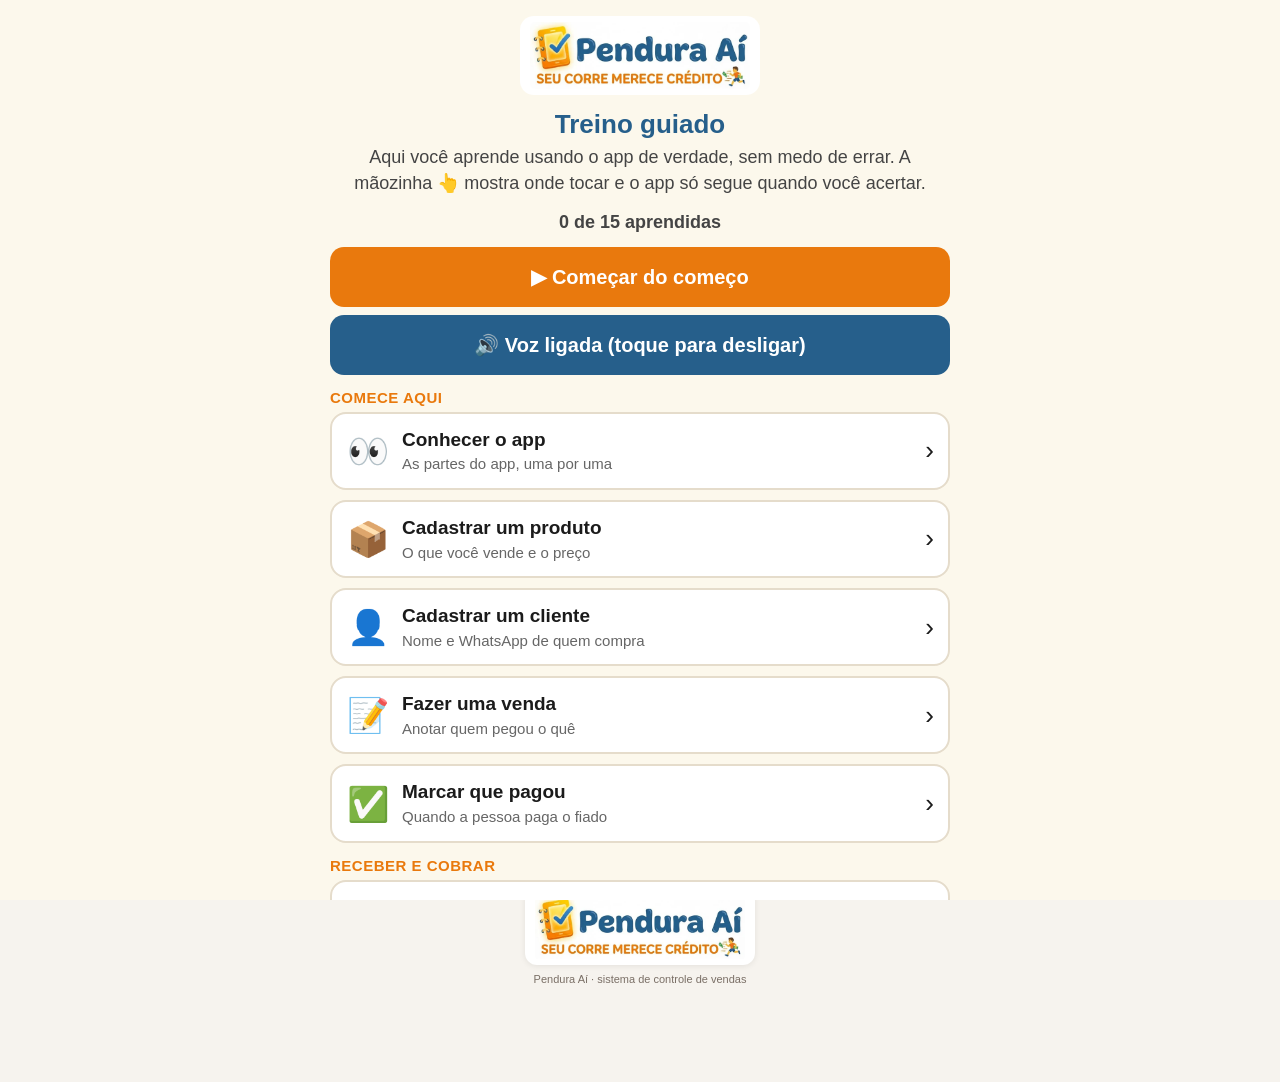
<file: pendura-ai/original/treino.html>
<!DOCTYPE html>
<html lang="pt-BR">
<head>
<meta charset="UTF-8">
<meta name="viewport" content="width=device-width, initial-scale=1, maximum-scale=1">
<meta name="theme-color" content="#265F8B">

<link rel="apple-touch-icon" href="icone-192.png">
<meta name="apple-mobile-web-app-capable" content="yes">
<title>Treino · Pendura Aí</title>
<link rel="icon" href="[data-uri]">
<style>
  :root{
    --bg:#f6f3ee; --card:#fff; --ink:#2b2420; --muted:#7a6f66; --line:#e6dfd6;
    --brand:#265F8B; --brand-ink:#fff; --accent:#E9790D; --ok:#2e8b57; --ok-bg:#e3f4ea; --open:#c0392b; --open-bg:#fbe7e4;
  }
  @media (prefers-color-scheme: dark){
    :root{ --bg:#1b1816; --card:#262220; --ink:#f1ebe4; --muted:#a89d93; --line:#3a3431;
      --ok-bg:#1f3a2b; --open-bg:#43201c; }
  }
  *{box-sizing:border-box}
  body{margin:0;font-family:-apple-system,BlinkMacSystemFont,"Segoe UI",Roboto,sans-serif;background:var(--bg);color:var(--ink);font-size:16px}
  header{position:sticky;top:0;z-index:5;background:var(--brand);color:var(--brand-ink);padding:12px 16px 0}
  header h1{margin:0 0 10px;font-size:19px;display:flex;align-items:center;gap:10px;min-width:0}
  header.com-banner{background-size:cover;background-position:center;color:#fff;padding-top:16px}
  header.com-banner h1{margin-bottom:14px;text-shadow:0 1px 4px rgba(0,0,0,.6)}
  header.com-banner .tab{color:#fff;text-shadow:0 1px 3px rgba(0,0,0,.6)}
  header.com-banner .tab.active{border-bottom-color:#fff}
  .banner-prev{height:90px;border:1px dashed var(--line);border-radius:10px;background:var(--bg) center/cover no-repeat;display:flex;align-items:center;justify-content:center;margin-top:8px}
  .qtd-row{display:flex;gap:8px;align-items:stretch}
  .gs-status{font-size:13px;font-weight:700;margin-top:10px;text-align:center;color:var(--muted);padding:6px 10px;border-radius:20px;background:var(--bg)}
  .gs-status.ok{color:var(--ok)} .gs-status.pend{color:#b7791f} .gs-status.erro{color:var(--open)}
  .passos{margin:6px 0 0;padding-left:20px;font-size:14px;line-height:1.5}
  .passos li{margin-bottom:6px}
  .gs-code{font-family:ui-monospace,Menlo,monospace;font-size:13px;letter-spacing:.5px;background:var(--bg);border:1px solid var(--line);border-radius:8px;padding:10px;word-break:break-all;text-align:center;font-weight:700}
  .dia-flag{display:flex;align-items:center;gap:6px;font-size:13px;color:var(--brand);font-weight:700;margin-top:4px;cursor:pointer}
  .dia-flag input{width:18px;height:18px}
  .prod-dia{font-size:13px;background:var(--bg);border-radius:8px;padding:8px 10px;margin-top:8px}
  .adm-tabs{flex-wrap:wrap}
  .adm-tabs .chip{flex:1 1 30%}
  .padrao{font-size:12px;font-weight:700;margin-top:6px}
  .padrao.ok{color:var(--ok)} .padrao.mud{color:var(--open)}
  .rel-det{background:var(--bg);border-radius:10px;padding:6px 10px;margin:0 0 10px}
  .rel-it{display:flex;align-items:center;gap:6px;padding:8px 0;border-bottom:1px solid var(--line);flex-wrap:wrap}
  .rel-it:last-child{border-bottom:0}
  .rel-it .tx{flex:1 1 100%;min-width:0;font-size:14px}
  .rel-it .pay{flex:1 1 auto;text-align:center}
  .rel-it .tx small{display:block;color:var(--muted);font-size:12px}
  .rel-it .mini{border:1px solid var(--line);background:var(--card);color:var(--ink);border-radius:8px;padding:6px 8px;font-size:12px;font-weight:600;cursor:pointer}
  .rel-it .mini.x{color:var(--open);border-color:var(--open)}
  .pay.botao{cursor:pointer;border:0}
  .perm{width:100%;border-collapse:collapse;font-size:12px}
  .perm th,.perm td{border-bottom:1px solid var(--line);padding:6px 4px;text-align:center}
  .perm td:first-child,.perm th:first-child{text-align:left}
  .tela-cheia{position:fixed;inset:0;z-index:70;background:var(--bg);color:var(--ink);display:flex;flex-direction:column;align-items:center;justify-content:center;padding:24px 18px;text-align:center;overflow:auto}
  .tela-cheia img.mk{width:min(70vw,260px);background:#fff;border-radius:14px;padding:8px 12px;margin-bottom:16px}
  .tela-cheia h2{margin:0 0 8px;font-size:22px}
  .tela-cheia p{margin:0 0 14px;max-width:420px;color:var(--muted);line-height:1.5}
  .tela-cheia .btn{max-width:420px}
  .ro-linha{font-size:13px;font-weight:700;text-align:center;margin-top:8px;color:#a15c07;background:#fff4e0;border-radius:10px;padding:8px}
  .qtd-row{align-items:center}
  .qtd-row input{flex:0 0 72px;width:72px;text-align:center;font-weight:700}
  .qtd-btn{flex:0 0 40px;height:38px;border:1px solid var(--line);background:var(--card);color:var(--ink);border-radius:8px;font-size:15px;font-weight:700;cursor:pointer}
  .ac-wrap{position:relative}
  .ac{position:absolute;left:0;right:0;top:calc(100% + 4px);z-index:8;background:var(--card);border:1px solid var(--line);border-radius:10px;max-height:260px;overflow-y:auto;box-shadow:0 6px 18px rgba(0,0,0,.15)}
  .ac button{display:flex;justify-content:space-between;gap:8px;width:100%;text-align:left;padding:12px;border:0;border-bottom:1px solid var(--line);background:none;color:var(--ink);font-size:15px;cursor:pointer}
  .ac button:last-child{border-bottom:0}
  .ac button small{color:var(--muted);font-size:12px;white-space:nowrap}
  .ac button.novo{color:var(--brand);font-weight:700}
  .ac .vazio{padding:12px;color:var(--muted);font-size:14px}
  .qtd-btn.ativo{background:var(--brand);color:var(--brand-ink);border-color:var(--brand)}
  .camp-item{display:flex;align-items:center;gap:10px;padding:9px 0;border-bottom:1px solid var(--line)}
  .camp-item:last-child{border-bottom:0}
  .camp-item input{width:20px;height:20px;flex:0 0 20px}
  .camp-item .grow{flex:1;min-width:0}
  .camp-item .ok{font-size:12px;color:var(--ok);font-weight:700}
  .camp-prox{background:var(--bg);border-radius:10px;padding:12px;margin-top:10px;text-align:center}
  .camp-prox b{display:block;font-size:17px;margin:4px 0 10px}
  header h1 span{overflow:hidden;text-overflow:ellipsis;white-space:nowrap}
  .logo{height:46px;width:auto;max-width:138px;object-fit:contain;flex-shrink:0;border-radius:6px}
  .logo-prev{display:flex;align-items:center;justify-content:center;height:110px;border:1px dashed var(--line);border-radius:10px;background:var(--bg);margin-top:8px}
  .logo-prev img{max-height:96px;max-width:90%;object-fit:contain}
  .cor{display:flex;align-items:center;gap:10px;padding:6px 0}
  .cor span{flex:1;font-size:15px}
  .cor input[type=color]{width:52px;height:38px;padding:2px;flex:0 0 52px;cursor:pointer}
  .tabs{display:flex;gap:4px}
  .tab{flex:1;border:0;background:transparent;color:var(--brand-ink);opacity:.75;padding:10px 1px;font-size:13px;font-weight:600;border-bottom:3px solid transparent;cursor:pointer}
  .tab.active{opacity:1;border-bottom-color:var(--accent)}
  main{padding:14px 16px 10px;max-width:640px;margin:0 auto}
  .marca-rodape{text-align:center;padding:8px 16px 96px}
  .marca-rodape img{width:min(70vw,230px);height:auto;background:#fff;border-radius:12px;padding:6px 10px;box-shadow:0 1px 6px rgba(0,0,0,.08)}
  .marca-rodape div{font-size:11px;color:var(--muted);margin-top:4px}
  .card{background:var(--card);border:1px solid var(--line);border-radius:12px;padding:14px;margin-bottom:14px}
  .card h2{margin:0 0 10px;font-size:16px}
  label{display:block;font-size:13px;color:var(--muted);margin:8px 0 4px}
  input,select{width:100%;padding:11px;border:1px solid var(--line);border-radius:8px;font-size:16px;background:var(--bg);color:var(--ink)}
  .row{display:flex;gap:8px}
  .row>*{flex:1}
  .row .small{flex:0 0 80px}
  button.btn{border:0;border-radius:8px;padding:12px 14px;font-size:15px;font-weight:600;cursor:pointer;background:var(--brand);color:var(--brand-ink)}
  button.btn.full{width:100%;margin-top:12px}
  button.btn.ghost{background:transparent;color:var(--ink);border:1px solid var(--line)}
  button.btn.wa{background:#25d366;color:#fff}
  .totals{display:grid;grid-template-columns:repeat(3,1fr);gap:8px;text-align:center}
  .totals div{background:var(--bg);border-radius:8px;padding:8px 4px}
  .totals b{display:block;font-size:16px}
  .totals span{font-size:12px;color:var(--muted)}
  .filters{display:flex;gap:6px;margin-bottom:10px}
  .chip{flex:1;border:1px solid var(--line);background:var(--card);color:var(--ink);border-radius:20px;padding:7px;font-size:13px;cursor:pointer}
  .chip.active{background:var(--ink);color:var(--bg);border-color:var(--ink)}
  .sale{display:flex;align-items:center;gap:10px;padding:10px 0;border-bottom:1px solid var(--line)}
  .sale:last-child{border-bottom:0}
  .sale .info{flex:1;min-width:0}
  .sale .name{font-weight:600}
  .sale .prod{font-size:13px;color:var(--muted)}
  .pay{border:0;border-radius:20px;padding:8px 12px;font-size:13px;font-weight:700;cursor:pointer;white-space:nowrap}
  .pay.paid{background:var(--ok-bg);color:var(--ok)}
  .pay.open{background:var(--open-bg);color:var(--open)}
  .del{border:0;background:transparent;color:var(--muted);font-size:20px;cursor:pointer;padding:4px}
  .item{display:flex;align-items:center;gap:8px;padding:8px 0;border-bottom:1px solid var(--line)}
  .item:last-child{border-bottom:0}
  .item .grow{flex:1}
  .empty{color:var(--muted);text-align:center;padding:14px;font-size:14px}
  textarea{width:100%;min-height:220px;padding:10px;border:1px solid var(--line);border-radius:8px;font-family:inherit;font-size:14px;background:var(--bg);color:var(--ink)}
  .hidden{display:none !important}
  .perigo{position:fixed;inset:0;z-index:60;background:rgba(0,0,0,.72);display:flex;align-items:center;justify-content:center;padding:16px}
  .perigo-box{background:#fff;color:#1b1b1b;width:100%;max-width:440px;border-radius:18px;overflow:hidden;box-shadow:0 20px 50px rgba(0,0,0,.45);animation:perigoIn .25s ease-out}
  @keyframes perigoIn{from{transform:scale(.92);opacity:0}to{transform:scale(1);opacity:1}}
  .perigo-topo{background:#b3261e;color:#fff;text-align:center;padding:22px 16px 18px}
  .perigo-topo .ic{font-size:54px;line-height:1}
  .perigo-topo h3{margin:8px 0 0;font-size:22px;font-weight:800;letter-spacing:.3px}
  .perigo-topo small{display:block;margin-top:4px;font-size:13px;opacity:.9;font-weight:700}
  .perigo-corpo{padding:18px 18px 6px;font-size:16px;line-height:1.45}
  .perigo-corpo ul{margin:10px 0 0;padding-left:20px}
  .perigo-corpo li{margin-bottom:6px}
  .perigo-corpo input{width:100%;margin-top:10px;padding:12px;font-size:20px;font-weight:800;text-align:center;letter-spacing:3px;border:2px solid #b3261e;border-radius:10px;background:#fff;color:#111;text-transform:uppercase}
  .perigo-corpo input.c-usu,.perigo-corpo input.c-sen,.perigo-corpo input.t-novo{text-transform:none;letter-spacing:normal;text-align:left;font-weight:400;font-size:17px;border:1px solid #bbb}
  .perigo-acoes{display:flex;flex-direction:column;gap:10px;padding:16px 18px 20px}
  .perigo-acoes .voltar{background:#1f7a4a;color:#fff;border:0;border-radius:12px;padding:16px;font-size:18px;font-weight:800;cursor:pointer}
  .perigo-acoes .seguir{background:transparent;color:#b3261e;border:1px solid #e3b3af;border-radius:12px;padding:11px;font-size:14px;font-weight:600;cursor:pointer}
  .perigo-acoes .seguir:disabled{opacity:.35;cursor:not-allowed}
  .perigo-box.neutro .perigo-topo{background:var(--brand);color:var(--brand-ink)}
  .pin-in{letter-spacing:10px!important;font-size:28px!important;border-color:var(--brand)!important;text-transform:none!important}
  .pin-erro{color:#b3261e;font-weight:700;font-size:14px;min-height:20px;margin-top:8px;text-align:center}
  .pin-link{background:none;border:0;color:#555;text-decoration:underline;font-size:13px;cursor:pointer;margin-top:4px}
  .avisos{position:fixed;top:12px;right:12px;z-index:50;display:flex;flex-direction:column;align-items:flex-end;gap:8px;width:min(88vw,380px);pointer-events:none}
  .aviso{pointer-events:auto;width:100%;display:flex;align-items:flex-start;gap:10px;padding:14px 14px 14px 16px;border-radius:12px;
    font-size:15px;font-weight:600;line-height:1.35;color:#fff;background:#2b2420;box-shadow:0 8px 24px rgba(0,0,0,.28);border-left:6px solid rgba(255,255,255,.55);
    transform:translateX(130%);opacity:0;transition:transform .45s cubic-bezier(.2,.9,.3,1.2),opacity .3s}
  .aviso.entra{transform:translateX(0);opacity:1}
  .aviso.sai{transform:translateX(140%);opacity:0;transition:transform 1.4s ease-in,opacity 1.4s ease-in}
  .aviso .ic{font-size:20px;line-height:1}
  .aviso .tx{flex:1}
  .aviso .tx b{font-weight:800}
  .aviso .fx{border:0;background:rgba(255,255,255,.18);color:#fff;border-radius:50%;width:26px;height:26px;font-size:15px;cursor:pointer;flex:0 0 26px}
  .aviso.ok{background:#1f7a4a} .aviso.erro{background:#b3261e} .aviso.info{background:#2b4c7e} .aviso.atencao{background:#a15c07}
  .aviso .btn{background:#fff;color:#b3261e}
  .msgbar{position:fixed;left:0;right:0;bottom:0;padding:10px 16px;background:var(--card);border-top:1px solid var(--line)}
  .msgbar button{width:100%;max-width:640px;display:block;margin:0 auto}
  .modal{position:fixed;inset:0;background:rgba(0,0,0,.5);display:flex;align-items:flex-end;justify-content:center;z-index:10}
  .modal .card{width:100%;max-width:640px;margin:0;border-radius:16px 16px 0 0}
  .qrtela{position:fixed;inset:0;z-index:20;background:#fff;color:#111;display:flex;flex-direction:column;align-items:center;justify-content:center;padding:20px 16px;text-align:center;overflow:auto}
  .qrtela .qrbox{width:min(78vw,340px);aspect-ratio:1/1;background:#fff;padding:10px;border-radius:12px;box-shadow:0 2px 14px rgba(0,0,0,.12)}
  .qrtela .qrbox svg{width:100%;height:100%;display:block}
  .qrtela h3{margin:0 0 2px;font-size:18px}
  .qrtela .valor{font-size:30px;font-weight:800;margin:10px 0 2px}
  .qrtela .sub{font-size:13px;color:#555;margin-bottom:12px}
  .qrtela input{max-width:180px;text-align:center;font-size:18px;background:#f4f4f4;color:#111;border-color:#ddd}
  .qrtela .acoes{display:flex;gap:8px;width:100%;max-width:360px;margin-top:12px}
  .qrtela .acoes .btn{flex:1}
  .qrtela .btn.ghost{color:#111;border-color:#ccc}
</style>
<style>
/* ===== Treino guiado ===== */
.tr-spot{position:fixed;z-index:90;pointer-events:none;border:4px solid #FFD400;border-radius:14px;box-shadow:0 0 0 9999px rgba(0,0,0,.55);transition:all .25s ease;animation:trPulso 1.2s infinite}
@keyframes trPulso{0%,100%{border-color:#FFD400}50%{border-color:#fff}}
.tr-escuro{position:fixed;inset:0;z-index:89;background:rgba(0,0,0,.55);pointer-events:none}
.tr-mao{position:fixed;z-index:92;font-size:46px;pointer-events:none;animation:trMao .9s ease-in-out infinite;filter:drop-shadow(0 2px 4px rgba(0,0,0,.5))}
@keyframes trMao{0%,100%{transform:translateY(0)}50%{transform:translateY(-12px)}}
.tr-card{position:fixed;left:10px;right:10px;z-index:95;background:#fff;color:#1b1b1b;border-radius:18px;box-shadow:0 10px 30px rgba(0,0,0,.4);padding:16px 16px 12px;max-width:620px;margin:0 auto;border-top:8px solid #E9790D}
.tr-card.embaixo{bottom:10px} .tr-card.encima{top:10px}
.tr-card .tr-topo{display:flex;align-items:center;gap:8px;font-size:14px;font-weight:700;color:#265F8B;margin-bottom:6px}
.tr-card .tr-topo .tr-barra{flex:1;height:8px;background:#e8eef4;border-radius:8px;overflow:hidden}
.tr-card .tr-topo .tr-barra i{display:block;height:100%;background:#E9790D;border-radius:8px;transition:width .3s}
.tr-card .tr-txt{font-size:21px;line-height:1.4;font-weight:600;margin:4px 0 10px}
.tr-card .tr-txt small{display:block;font-size:16px;font-weight:400;color:#555;margin-top:6px}
.tr-card .tr-msg{font-size:17px;font-weight:700;min-height:0;margin:-4px 0 8px}
.tr-card .tr-msg.bom{color:#1f7a4a} .tr-card .tr-msg.mau{color:#b3261e}
.tr-card .tr-bts{display:flex;gap:8px;flex-wrap:wrap}
.tr-card .tr-bts button{flex:1 1 auto;min-height:52px;border-radius:12px;border:2px solid #265F8B;background:#fff;color:#265F8B;font-size:17px;font-weight:700;cursor:pointer;padding:6px 10px}
.tr-card .tr-bts button.pri{background:#265F8B;color:#fff}
.tr-card .tr-bts button.ok{background:#1f7a4a;border-color:#1f7a4a;color:#fff}
.tr-card.treme{animation:trTreme .4s}
@keyframes trTreme{0%,100%{transform:translateX(0)}25%{transform:translateX(-10px)}75%{transform:translateX(10px)}}
.tr-lista{list-style:none;padding:0;margin:6px 0 10px;font-size:18px}
.tr-lista li{padding:5px 0;display:flex;gap:8px;align-items:flex-start}
.tr-lista li.feito{color:#1f7a4a;text-decoration:line-through}
.tr-lista li .ck{flex:0 0 26px;height:26px;border-radius:50%;border:3px solid #bbb;display:inline-flex;align-items:center;justify-content:center;font-size:15px}
.tr-lista li.feito .ck{background:#1f7a4a;border-color:#1f7a4a;color:#fff}
.tr-lista li.atual{font-weight:800}
.tr-menu{position:fixed;inset:0;z-index:96;background:#FCF8EC;color:#1b1b1b;overflow:auto;padding:16px 14px 40px}
.tr-menu .tr-cab{text-align:center;max-width:620px;margin:0 auto}
.tr-menu .tr-cab img{width:min(70vw,240px);background:#fff;border-radius:14px;padding:6px 10px}
.tr-menu h1{font-size:26px;margin:10px 0 4px;color:#265F8B}
.tr-menu .tr-sub{font-size:18px;color:#444;margin:0 0 12px;line-height:1.45}
.tr-menu .tr-grupo{max-width:620px;margin:14px auto 6px;font-size:15px;font-weight:800;color:#E9790D;text-transform:uppercase;letter-spacing:.5px}
.tr-tarefa{max-width:620px;margin:0 auto 10px;display:flex;align-items:center;gap:12px;background:#fff;border-radius:16px;padding:14px;border:2px solid #e5dccb;cursor:pointer;width:100%;text-align:left;color:#1b1b1b;font:inherit}
.tr-tarefa .ic{font-size:34px;flex:0 0 44px;text-align:center}
.tr-tarefa .tx{flex:1;font-size:19px;font-weight:700;line-height:1.3}
.tr-tarefa .tx small{display:block;font-size:15px;font-weight:400;color:#666;margin-top:2px}
.tr-tarefa .st{font-size:26px}
.tr-tarefa.feita{border-color:#1f7a4a}
.tr-grande{display:block;max-width:620px;width:100%;margin:8px auto;min-height:60px;border-radius:14px;border:0;background:#E9790D;color:#fff;font-size:20px;font-weight:800;cursor:pointer}
.tr-grande.azul{background:#265F8B}
.tr-grande.claro{background:#fff;color:#265F8B;border:2px solid #265F8B}
.tr-abrir{position:fixed;left:10px;bottom:84px;z-index:85;background:#E9790D;color:#fff;border:0;border-radius:30px;padding:12px 16px;font-size:17px;font-weight:800;box-shadow:0 4px 14px rgba(0,0,0,.3);cursor:pointer}
.tr-faixa{position:sticky;top:0;z-index:84;background:#E9790D;color:#fff;text-align:center;font-weight:800;font-size:14px;padding:6px}
.tr-festa{position:fixed;inset:0;z-index:97;display:flex;align-items:center;justify-content:center;background:rgba(0,0,0,.5);padding:16px}
.tr-festa .bx{background:#fff;border-radius:20px;padding:22px 18px;text-align:center;max-width:460px;width:100%;color:#1b1b1b}
.tr-festa .bx .grande{font-size:64px}
.tr-festa .bx h2{font-size:24px;margin:6px 0;color:#1f7a4a}
.tr-festa .bx p{font-size:18px;line-height:1.45;color:#333;margin:0 0 12px}
</style>
<!-- Padrões de fábrica desta empresa (link da planilha e código de segurança). A "cópia limpa" sai com estes campos vazios. -->
<script id="padroes" type="application/json">{"url":"","token":"","empresa":"","painel":""}</script>
</head>
<body>
<header>
  <h1><img id="hLogo" class="logo hidden" alt=""><span id="hNome">Pendura Aí</span></h1>
  <nav class="tabs">
    <button class="tab active" data-tab="vendas">Vendas</button>
    <button class="tab" data-tab="rel">Relatório</button>
    <button class="tab" data-tab="camp">Campanha</button>
    <button class="tab" data-tab="prod">Produtos</button>
    <button class="tab" data-tab="admin">Admin</button>
  </nav>
</header>

<main>
  <!-- ===== VENDAS ===== -->
  <section id="tab-vendas">
    <div class="card">
      <label for="dia">Dia</label>
      <input type="date" id="dia">
      <div class="totals" style="margin-top:12px">
        <div><b id="tTotal">R$ 0,00</b><span>Vendido</span></div>
        <div><b id="tPago" style="color:var(--ok)">R$ 0,00</b><span>Pago</span></div>
        <div><b id="tAberto" style="color:var(--open)">R$ 0,00</b><span>Em aberto</span></div>
      </div>
      <div id="gsStatus" class="gs-status hidden"></div>
      <div id="usuLinha" style="font-size:12px;color:var(--muted);text-align:center;margin-top:8px"></div>
      <div id="roLinha" class="ro-linha hidden"></div>
      <button class="btn ghost full hidden" id="btnInstalar" style="margin-top:10px">📲 Instalar o app neste celular (funciona sem internet)</button>
      <div id="offlineLinha" class="hidden" style="font-size:12px;font-weight:700;text-align:center;margin-top:8px;color:#a15c07">📴 Sem internet: as vendas ficam salvas e vão para a planilha quando o sinal voltar</div>
    </div>

    <div class="card">
      <h2>Nova venda</h2>
      <label for="vNome">Nome / apelido</label>
      <div class="ac-wrap">
        <input id="vNome" autocomplete="off" placeholder="Toque para ver a lista ou digite">
        <div id="acLista" class="ac hidden" role="listbox"></div>
      </div>
      <div id="vFoneBox" class="hidden">
        <label for="vFone" id="vFoneLbl">WhatsApp do novo cliente (opcional)</label>
        <input id="vFone" inputmode="tel" autocomplete="off" placeholder="(11) 91234-5678">
      </div>
      <label for="vProd">Produto</label>
      <select id="vProd"></select>
      <label for="vQtd">Quantidade</label>
      <div class="qtd-row">
        <input id="vQtd" type="number" min="1" max="1000" value="1" inputmode="numeric">
        <button type="button" class="qtd-btn" data-q="2">2</button>
        <button type="button" class="qtd-btn" data-q="3">3</button>
        <button type="button" class="qtd-btn" data-q="4">4</button>
      </div>
      <label style="display:flex;align-items:center;gap:8px;margin-top:10px;color:var(--ink);font-size:15px">
        <input type="checkbox" id="vPago" style="width:20px;height:20px"> Já pagou
      </label>
      <button class="btn full" id="btnAddVenda">+ Registrar venda</button>
    </div>

    <div class="card">
      <h2>Vendas do dia</h2>
      <div class="filters">
        <button class="chip active" data-f="todos">Todas</button>
        <button class="chip" data-f="aberto">Em aberto</button>
        <button class="chip" data-f="pago">Pagas</button>
      </div>
      <div id="listaVendas"></div>
    </div>
  </section>

  <!-- ===== RELATÓRIO ===== -->
  <section id="tab-rel" class="hidden">
    <div class="card">
      <h2>Total por pessoa</h2>
      <div class="filters" id="relFiltros">
        <button class="chip" data-p="dia">Dia</button>
        <button class="chip active" data-p="mes">Mês</button>
        <button class="chip" data-p="tudo">Tudo</button>
      </div>
      <input type="date" id="relDia" class="hidden" style="margin-bottom:10px">
      <input type="month" id="relMes" style="margin-bottom:10px">
      <div class="filters" id="relSit">
        <button class="chip active" data-s="todos">Todos</button>
        <button class="chip" data-s="aberto">Devendo</button>
        <button class="chip" data-s="pago">Quitados</button>
      </div>
      <div class="totals" style="margin-bottom:10px">
        <div><b id="rTotal">R$ 0,00</b><span>Vendido</span></div>
        <div><b id="rPago" style="color:var(--ok)">R$ 0,00</b><span>Pago</span></div>
        <div><b id="rAberto" style="color:var(--open)">R$ 0,00</b><span>Em aberto</span></div>
      </div>
      <div id="relLista"></div>
      <button class="btn full" id="btnRelMsg">📋 Montar relatório</button>
    </div>
  </section>

  <!-- ===== CAMPANHA ===== -->
  <section id="tab-camp" class="hidden">
    <div class="card">
      <h2>📣 Mensagem da campanha</h2>
      <textarea id="campTxt" style="min-height:140px" maxlength="2000" placeholder="Ex.: Olá, {nome}! Hoje tem torta salgada fresquinha 😋 Faça sua reserva respondendo esta mensagem."></textarea>
      <p style="font-size:12px;color:var(--muted);margin:6px 0 0">Escreva <b>{nome}</b> para o nome do cliente (só no envio um a um) e <b>{produto}</b> para os produtos marcados como "Produto do dia". O texto fica salvo.</p>
      <div class="prod-dia" id="campProdDia"></div>
      <div style="font-size:12px;color:var(--muted);margin-top:8px">Prévia:</div>
      <div id="campPrevia" style="white-space:pre-wrap;font-size:14px;background:var(--bg);border-radius:8px;padding:10px;margin-top:4px;min-height:20px"></div>
      <button class="btn ghost full" id="campExemplo" style="margin-top:8px">✨ Usar um exemplo</button>
    </div>

    <div class="card">
      <h2>👥 Quem recebe</h2>
      <div class="row" style="margin-bottom:6px">
        <button class="btn ghost" id="campTodos">Marcar todos</button>
        <button class="btn ghost" id="campNenhum">Desmarcar</button>
      </div>
      <div id="campInfo" style="font-size:13px;color:var(--muted);margin:6px 0"></div>
      <div id="campLista"></div>
      <p style="font-size:12px;color:var(--muted);margin:8px 0 0">Envie só para clientes que gostam de receber seus avisos.</p>
    </div>

    <div class="card">
      <h2>🚀 Enviar</h2>
      <button class="btn wa full" id="campUmAUm" style="margin-top:0">📲 Enviar um a um</button>
      <div id="campProx" class="camp-prox hidden">
        <div id="campProg" style="font-size:13px;color:var(--muted)"></div>
        <b id="campNome"></b>
        <div class="row">
          <button class="btn ghost" id="campPular">Pular</button>
          <button class="btn wa" id="campAbrir">Abrir WhatsApp</button>
        </div>
      </div>
      <button class="btn ghost full" id="campCopiar">📋 Copiar para lista de transmissão</button>
      <p style="font-size:12px;color:var(--muted);margin:8px 0 0">Lista de transmissão: copie, abra a lista no WhatsApp e cole. Ela só chega para quem salvou o seu número. O {nome} é retirado automaticamente.</p>
      <button class="btn ghost full" id="campNova">🔄 Nova campanha (zerar enviados)</button>
    </div>
  </section>

  <!-- ===== PRODUTOS ===== -->
  <section id="tab-prod" class="hidden">
    <div class="card">
      <h2>📦 Produtos</h2>
      <p style="font-size:13px;color:var(--muted);margin:0 0 4px">Cadastrar é livre. Editar e excluir pedem usuário e senha de gerente ou dono (conferidos na planilha).</p>
      <div class="row">
        <div><label for="pNome">Nome</label><input id="pNome" placeholder="Ex.: Batata de frango"></div>
        <div class="small" style="flex-basis:110px"><label for="pPreco">Preço</label><input id="pPreco" inputmode="decimal" placeholder="0,00"><div id="pPrecoVer" style="font-size:12px;color:var(--muted);margin-top:3px"></div></div>
      </div>
      <button class="btn full" id="btnAddProd">+ Adicionar produto</button>
      <div id="listaProd" style="margin-top:10px"></div>
    </div>

  </section>

  <!-- ===== ADMIN ===== -->
  <section id="tab-admin" class="hidden">
    <div class="filters adm-tabs" id="admTabs">
      <button class="chip active" data-a="cad">Clientes</button>
      <button class="chip" data-a="apar">Aparência</button>
      <button class="chip" data-a="pix">Pix</button>
      <button class="chip" data-a="gs">Planilha</button>
      <button class="chip" data-a="bkp">Backup</button>
      <button class="chip" data-a="seg">Segurança</button>
    </div>
    <button class="btn ghost full" id="btnBloquear" style="margin:0 0 12px">🔒 Bloquear o Admin agora</button>

    <div id="adm-cad">
    <div class="card">
      <h2>Nomes / apelidos</h2>
      <label for="cNome">Nome</label>
      <input id="cNome" placeholder="Ex.: João da portaria">
      <label for="cFone">WhatsApp (opcional)</label>
      <input id="cFone" inputmode="tel" placeholder="(11) 91234-5678">
      <button class="btn full" id="btnAddCli">+ Adicionar nome</button>
      <div id="listaCli" style="margin-top:10px"></div>
    </div>

    </div>

    <div id="adm-apar" class="hidden">
      <div class="card">
        <h2>Nome e logotipo</h2>
        <label for="aNome">Nome do negócio</label>
        <input id="aNome" placeholder="Ex.: Recheadinha" maxlength="40">
        <label>Logotipo</label>
        <div class="logo-prev" id="logoPrev"><span style="color:var(--muted);font-size:13px">Sem logotipo</span></div>
        <div class="row" style="margin-top:8px">
          <button class="btn ghost" id="btnLogo">📱 Do aparelho</button>
          <button class="btn ghost" id="btnLogoDel">Remover</button>
        </div>
        <input type="file" id="fileLogo" accept="image/*" class="hidden">
        <label for="logoUrl">ou cole o link da imagem</label>
        <div class="row"><input id="logoUrl" inputmode="url" autocomplete="off" placeholder="https://..."><button class="btn" id="btnLogoUrl" style="flex:0 0 auto">Usar link</button></div>
        <p style="font-size:12px;color:var(--muted);margin:8px 0 0">A imagem é ajustada automaticamente, sem esticar nem cortar. <b>Imagem por link também vai para um celular novo</b> pela planilha; imagem do aparelho fica só neste celular.</p>
      </div>

      <div class="card">
        <h2>🖼 Banner do topo</h2>
        <div class="banner-prev" id="bannerPrev"><span style="color:var(--muted);font-size:13px">Sem banner</span></div>
        <div class="row" style="margin-top:8px">
          <button class="btn ghost" id="btnBanner">📱 Do aparelho</button>
          <button class="btn ghost" id="btnBannerDel">Remover</button>
        </div>
        <input type="file" id="fileBanner" accept="image/*" class="hidden">
        <label for="bannerUrl">ou cole o link da imagem</label>
        <div class="row"><input id="bannerUrl" inputmode="url" autocomplete="off" placeholder="https://..."><button class="btn" id="btnBannerUrl" style="flex:0 0 auto">Usar link</button></div>
        <p style="font-size:12px;color:var(--muted);margin:8px 0 0">A imagem preenche o fundo do topo sem distorcer (pode cortar um pouco das bordas) e recebe um leve escurecido para o nome continuar legível. Link do Google Drive funciona se o arquivo estiver compartilhado como "Qualquer pessoa com o link".</p>
      </div>

      <div class="card">
        <h2>Cores</h2>
        <div class="cor"><span>Cor principal (topo e botões)</span><input type="color" id="corBrand"></div>
        <div class="cor"><span>Fundo</span><input type="color" id="corBg"></div>
        <div class="cor"><span>Pago</span><input type="color" id="corOk"></div>
        <div class="cor"><span>Em aberto</span><input type="color" id="corOpen"></div>
        <button class="btn ghost full" id="btnCorReset">Restaurar cores padrão</button>
      </div>
    </div>

    <div id="adm-pix" class="hidden">
      <div class="card">
        <h2>💳 Pix da loja</h2>
        <p style="font-size:13px;color:var(--muted);margin:0 0 4px">Usado no extrato de cada cliente: o código Pix copia e cola já vai com o valor em aberto.</p>
        <div id="pixAtualTxt" style="font-size:13px;font-weight:600;color:var(--ok);margin:4px 0"></div>
        <label for="pixTipo">Tipo de chave</label>
        <select id="pixTipo">
          <option value="cel">Celular</option>
          <option value="doc">CPF / CNPJ</option>
          <option value="email">E-mail</option>
          <option value="aleat">Chave aleatória</option>
        </select>
        <label for="pixChave">Chave Pix</label>
        <input id="pixChave" autocomplete="off">
        <label for="pixNome">Nome de quem recebe (como no banco)</label>
        <input id="pixNome" maxlength="25" placeholder="Ex.: Fernando Azevedo">
        <label for="pixCidade">Cidade</label>
        <input id="pixCidade" maxlength="15" placeholder="Ex.: Sao Paulo">
        <div class="row">
          <button class="btn ghost full" id="btnPixTeste">Pix de teste (R$ 1,00)</button>
          <button class="btn ghost full" id="btnPixQrLivre">🔳 QR com valor livre</button>
        </div>
        <div id="pixMsg" style="font-size:13px;margin-top:8px;word-break:break-all;color:var(--muted)"></div>
      </div>
    </div>

    <div id="adm-gs" class="hidden">
      <div class="card">
        <h2>☁ Google Planilhas</h2>
        <p style="font-size:13px;color:var(--muted);margin:0 0 8px">Cada venda, cliente e produto vai sozinho para a planilha da sua empresa, na sua conta Google. Sem internet, o app guarda e envia quando a conexão voltar.</p>
        <div id="gsPainel" class="gs-status" style="font-size:14px;margin:4px 0 10px"></div>
        <label for="gsUrl">Link do app da planilha</label>
        <input id="gsUrl" autocomplete="off" inputmode="url" readonly placeholder="https://script.google.com/macros/s/.../exec">
        <div id="gsPadrao" class="padrao"></div>
        <button class="btn ghost full" id="gsAlterarUrl" style="margin-top:8px">✏ Alterar link (com aviso)</button>
        <div class="row" style="margin-top:10px">
          <button class="btn ghost" id="gsTestar">Testar conexão</button>
          <button class="btn" id="gsEnviar">Enviar agora</button>
        </div>
        <button class="btn ghost full" id="gsReenviar">Reenviar tudo para a planilha</button>
        <button class="btn ghost full" id="gsDesligar" style="color:var(--open);border-color:var(--open)">⚠ Desconectar planilha</button>
      </div>

      <div class="card">
        <h2>📲 Celular novo ou trocado?</h2>
        <p style="font-size:13px;color:var(--muted);margin:0 0 8px">Traz da planilha as vendas, clientes, produtos, campanha e aparência (nome, cores e imagens por link). Nada deste celular é apagado: o app junta os dados.</p>
        <button class="btn full" id="gsRestaurar" style="margin-top:0">⬇ Trazer tudo da planilha</button>
        <button class="btn ghost full" id="gsBuscarCad">🔄 Buscar cadastros da planilha</button>
        <p style="font-size:12px;color:var(--muted);margin:8px 0 0">Cadastrou produto ou cliente direto na planilha? Ele aparece aqui sozinho ao abrir o app, ou toque em "Buscar cadastros".</p>
      </div>

      <div class="card">
        <h2>🔑 Código de segurança</h2>
        <p style="font-size:13px;color:var(--muted);margin:0 0 8px">Só quem tem este código consegue gravar na sua planilha. Ele já vai dentro do código que você copia no passo 3.</p>
        <div id="gsToken" class="gs-code"></div>
        <button class="btn full hidden" id="btnNovaEmpresa">🏢 Cadastrar nova empresa</button>
        <div id="gsTokenPadrao" class="padrao"></div>
        <button class="btn ghost full" id="gsNovoToken" style="color:var(--open);border-color:var(--open)">⚠ Gerar novo código (só em emergência)</button>
      </div>

      <div class="card">
        <h2>📋 Como conectar (uma vez por empresa)</h2>
        <ol class="passos">
          <li>No computador, entre na <b>conta Google da empresa</b> e crie uma planilha nova em <b>sheets.new</b>. Dê um nome, por ex.: "Vendas Recheadinha".</li>
          <li>Na planilha, abra o menu <b>Extensões › Apps Script</b>.</li>
          <li>Apague o que estiver lá e cole o código do botão abaixo. Clique em 💾 <b>Salvar</b>.
            <button class="btn full" id="gsCopiarCodigo" style="margin-top:8px">📋 Copiar código da planilha</button></li>
          <li>Clique em <b>Implantar › Nova implantação</b>. Na engrenagem escolha <b>App da Web</b>. Em <i>Executar como</i>: <b>Eu</b>; em <i>Quem pode acessar</i>: <b>Qualquer pessoa</b>. Clique em <b>Implantar</b> e autorize com a conta da empresa (se aparecer "app não verificado", clique em <i>Avançado › Acessar</i> — o código é seu).</li>
          <li>Copie o <b>URL do app da Web</b> (termina em <b>/exec</b>), cole no campo "Link do app da planilha" acima e toque em <b>Testar conexão</b>.</li>
        </ol>
        <p style="font-size:12px;color:var(--muted);margin:8px 0 0">Outra empresa? Ela faz os mesmos passos com a conta Google dela, no celular dela. Cada uma tem a sua planilha e o seu código.</p>
      </div>
    </div>

    <div id="adm-bkp" class="hidden">
    <div class="card">
      <h2>📥 Receber do WhatsApp</h2>
      <p style="font-size:13px;color:var(--muted);margin:0 0 8px">Cole aqui a mensagem inteira recebida (com o código 🔄). As vendas daquele dia, os produtos e os nomes serão atualizados.</p>
      <textarea id="syncTxt" style="min-height:120px" placeholder="Cole a mensagem aqui"></textarea>
      <div class="row" style="margin-top:8px">
        <button class="btn ghost" id="btnColar">Colar</button>
        <button class="btn" id="btnSync">Atualizar dados</button>
      </div>
    </div>

    <div class="card">
      <h2>Backup</h2>
      <p style="font-size:13px;color:var(--muted);margin:0 0 8px">Os dados ficam salvos neste navegador. Salve um arquivo de vez em quando (e guarde no Drive ou mande para você no WhatsApp) para não perder nada.</p>
      <div id="ultBackup" style="font-size:13px;margin-bottom:4px"></div>
      <div id="contagem" style="font-size:12px;color:var(--muted);margin-bottom:8px"></div>
      <div class="row">
        <button class="btn ghost" id="btnExport">⬇ Salvar JSON</button>
        <button class="btn ghost" id="btnExportTxt">⬇ Salvar TXT</button>
      </div>
      <button class="btn full" id="btnImport">⬆ Importar arquivo (JSON ou TXT)</button>
      <p style="font-size:12px;color:var(--muted);margin:8px 0 0">JSON: arquivo técnico, completo. TXT: dá para ler as vendas e também serve para importar.</p>
      <input type="file" id="fileImport" accept=".json,.txt,application/json,text/plain" class="hidden">
    </div>
    </div>

    <div id="adm-seg" class="hidden">
      <div class="card">
        <h2>👤 Usuário deste celular</h2>
        <p style="font-size:13px;color:var(--muted);margin:0 0 8px">Toda venda lançada neste celular leva este nome (coluna "lancado_por" na planilha). Para trocar, entre com usuário e senha cadastrados na planilha.</p>
        <div id="usuNome" class="gs-code" style="font-family:inherit;letter-spacing:0"></div>
        <button class="btn ghost full" id="btnTrocarUsuario">🔑 Entrar com outro usuário</button>
      </div>
      <div class="card">
        <h2>👥 Usuários e permissões</h2>
        <p style="font-size:13px;color:var(--muted);margin:0 0 8px">Usuários e senhas ficam <b>só na planilha da empresa</b>, na aba <b>Usuarios</b>, e não neste aparelho. Digite a senha em texto: a planilha embaralha sozinha. Toda autorização fica registrada na aba <b>Auditoria</b>.</p>
        <table class="perm"><tr><th></th><th>Vendedor</th><th>Gerente</th><th>Dono</th></tr>
          <tr><td>Lançar venda, marcar pago, cadastrar</td><td>✔</td><td>✔</td><td>✔</td></tr>
          <tr><td>Desmarcar pago, trocar pessoa, editar, excluir</td><td>—</td><td>🔑</td><td>🔑</td></tr>
          <tr><td>Entrar no Admin</td><td>—</td><td>🔑</td><td>🔑</td></tr>
          <tr><td>Planilha, código, substituir backup</td><td>—</td><td>—</td><td>🔑</td></tr></table>
        <p style="font-size:12px;color:var(--muted);margin:8px 0 0">🔑 = pede usuário e senha na hora (precisa de internet). Nada é apagado de verdade: o que é excluído fica marcado como "excluído" na planilha.</p>
        <button class="btn ghost full" id="btnVerUsuarios">Ver usuários cadastrados na planilha</button>
        <div id="listaUsuarios" style="font-size:14px;margin-top:8px"></div>
      </div>
      <div class="card">
        <h2>🏭 Padrões de fábrica</h2>
        <p style="font-size:13px;color:var(--muted);margin:0 0 8px">Este HTML já vem com o link da planilha e o código de segurança da empresa. Veja abaixo se algum foi trocado.</p>
        <div id="segPadrao" style="font-size:14px;line-height:1.6"></div>
        <button class="btn ghost full" id="btnVoltarPadrao">Voltar ao padrão de fábrica</button>
      </div>
      <div class="card">
        <h2>📲 Link de configuração para a equipe</h2>
        <p style="font-size:13px;color:var(--muted);margin:0 0 8px">Para quem usa o app pelo site: gere o link e mande para a pessoa. Ao abrir, o celular dela já fica conectado à planilha desta empresa. <b>Mande só para a sua equipe</b>: quem tem o link consegue gravar na planilha.</p>
        <label for="siteUrl">Endereço do site do app</label>
        <input id="siteUrl" inputmode="url" autocomplete="off" placeholder="https://seu-app.pages.dev">
        <div class="row" style="margin-top:10px">
          <button class="btn ghost" id="btnCfgCopiar">📋 Copiar link</button>
          <button class="btn wa" id="btnCfgWa">WhatsApp</button>
        </div>
      </div>
      <div class="card">
        <h2>🏢 Cópia para outra empresa</h2>
        <p style="font-size:13px;color:var(--muted);margin:0 0 8px">Gera um HTML limpo: sem o seu link, sem o seu código de segurança e sem nenhuma venda, cliente ou configuração sua. A outra empresa conecta a planilha dela.</p>
        <button class="btn full" id="btnCopiaLimpa" style="margin-top:0">⬇ Gerar cópia limpa</button>
      </div>
    </div>
  </section>
</main>

<footer class="marca-rodape"><img id="marcaLogo" alt="Pendura Aí — seu corre merece crédito" src="[data-uri]"><div>Pendura Aí · sistema de controle de vendas</div><a id="linkTreino" href="treino.html" class="hidden" style="display:inline-block;margin-top:10px;font-size:15px;font-weight:700;color:var(--brand)">🎓 Aprender a usar (treino guiado)</a></footer>
<img id="marcaIcone" alt="" hidden src="[data-uri]">

<div class="msgbar" id="msgbar">
  <button class="btn" id="btnMsg">📋 Montar mensagem do dia</button>
</div>

<div class="modal hidden" id="modal">
  <div class="card">
    <h2 id="modalTit">Resumo do dia</h2>
    <textarea id="msgTxt"></textarea>
    <div id="msgSyncBox"><label style="display:flex;align-items:center;gap:8px;margin-top:8px;color:var(--ink);font-size:14px">
      <input type="checkbox" id="msgSync" checked style="width:20px;height:20px"> Incluir código para atualizar o outro WhatsApp
    </label>
    <p style="font-size:12px;color:var(--muted);margin:4px 0 0">🔒 Com o código, envie só para o seu outro aparelho ou sócio — nunca para grupos ou clientes.</p></div>
    <div class="row" style="margin-top:10px">
      <button class="btn ghost" id="btnCopy">Copiar</button>
      <button class="btn wa" id="btnWa">WhatsApp</button>
    </div>
    <button class="btn wa full hidden" id="btnPixSep">💳 Enviar só o código Pix</button>
    <button class="btn ghost full hidden" id="btnPixQr">🔳 Mostrar QR Code na tela</button>
    <button class="btn ghost full" id="btnClose">Fechar</button>
  </div>
</div>

<div class="qrtela hidden" id="qrTela">
  <h3 id="qrNegocio">Pague com Pix</h3>
  <div class="sub" id="qrPara"></div>
  <div class="qrbox" id="qrBox"></div>
  <div class="valor" id="qrValor">R$ 0,00</div>
  <div class="sub" id="qrRecebe" style="margin:0"></div>
  <div class="sub">Abra o app do banco › Pix › Ler QR Code</div>
  <label for="qrValorIn" style="color:#555">Outro valor (pagamento parcial)</label>
  <input id="qrValorIn" inputmode="decimal">
  <div class="acoes">
    <button class="btn ghost" id="qrCopiar">Copiar código</button>
    <button class="btn" id="qrFechar">Fechar</button>
  </div>
</div>

<div class="avisos" id="avisos" aria-live="polite"></div>

<script>
/* QR Code Generator for JavaScript — Copyright (c) 2009 Kazuhiko Arase — MIT license (http://www.opensource.org/licenses/mit-license.php) */
var qrcode=function(){var t=function(t,r){var e=t,n=g[r],o=null,i=0,a=null,u=[],f={},c=function(t,r){o=function(t){for(var r=new Array(t),e=0;e<t;e+=1){r[e]=new Array(t);for(var n=0;n<t;n+=1)r[e][n]=null}return r}(i=4*e+17),l(0,0),l(i-7,0),l(0,i-7),s(),h(),d(t,r),e>=7&&v(t),null==a&&(a=p(e,n,u)),w(a,r)},l=function(t,r){for(var e=-1;e<=7;e+=1)if(!(t+e<=-1||i<=t+e))for(var n=-1;n<=7;n+=1)r+n<=-1||i<=r+n||(o[t+e][r+n]=0<=e&&e<=6&&(0==n||6==n)||0<=n&&n<=6&&(0==e||6==e)||2<=e&&e<=4&&2<=n&&n<=4)},h=function(){for(var t=8;t<i-8;t+=1)null==o[t][6]&&(o[t][6]=t%2==0);for(var r=8;r<i-8;r+=1)null==o[6][r]&&(o[6][r]=r%2==0)},s=function(){for(var t=B.getPatternPosition(e),r=0;r<t.length;r+=1)for(var n=0;n<t.length;n+=1){var i=t[r],a=t[n];if(null==o[i][a])for(var u=-2;u<=2;u+=1)for(var f=-2;f<=2;f+=1)o[i+u][a+f]=-2==u||2==u||-2==f||2==f||0==u&&0==f}},v=function(t){for(var r=B.getBCHTypeNumber(e),n=0;n<18;n+=1){var a=!t&&1==(r>>n&1);o[Math.floor(n/3)][n%3+i-8-3]=a}for(n=0;n<18;n+=1){a=!t&&1==(r>>n&1);o[n%3+i-8-3][Math.floor(n/3)]=a}},d=function(t,r){for(var e=n<<3|r,a=B.getBCHTypeInfo(e),u=0;u<15;u+=1){var f=!t&&1==(a>>u&1);u<6?o[u][8]=f:u<8?o[u+1][8]=f:o[i-15+u][8]=f}for(u=0;u<15;u+=1){f=!t&&1==(a>>u&1);u<8?o[8][i-u-1]=f:u<9?o[8][15-u-1+1]=f:o[8][15-u-1]=f}o[i-8][8]=!t},w=function(t,r){for(var e=-1,n=i-1,a=7,u=0,f=B.getMaskFunction(r),c=i-1;c>0;c-=2)for(6==c&&(c-=1);;){for(var g=0;g<2;g+=1)if(null==o[n][c-g]){var l=!1;u<t.length&&(l=1==(t[u]>>>a&1)),f(n,c-g)&&(l=!l),o[n][c-g]=l,-1==(a-=1)&&(u+=1,a=7)}if((n+=e)<0||i<=n){n-=e,e=-e;break}}},p=function(t,r,e){for(var n=A.getRSBlocks(t,r),o=b(),i=0;i<e.length;i+=1){var a=e[i];o.put(a.getMode(),4),o.put(a.getLength(),B.getLengthInBits(a.getMode(),t)),a.write(o)}var u=0;for(i=0;i<n.length;i+=1)u+=n[i].dataCount;if(o.getLengthInBits()>8*u)throw"code length overflow. ("+o.getLengthInBits()+">"+8*u+")";for(o.getLengthInBits()+4<=8*u&&o.put(0,4);o.getLengthInBits()%8!=0;)o.putBit(!1);for(;!(o.getLengthInBits()>=8*u||(o.put(236,8),o.getLengthInBits()>=8*u));)o.put(17,8);return function(t,r){for(var e=0,n=0,o=0,i=new Array(r.length),a=new Array(r.length),u=0;u<r.length;u+=1){var f=r[u].dataCount,c=r[u].totalCount-f;n=Math.max(n,f),o=Math.max(o,c),i[u]=new Array(f);for(var g=0;g<i[u].length;g+=1)i[u][g]=255&t.getBuffer()[g+e];e+=f;var l=B.getErrorCorrectPolynomial(c),h=k(i[u],l.getLength()-1).mod(l);for(a[u]=new Array(l.getLength()-1),g=0;g<a[u].length;g+=1){var s=g+h.getLength()-a[u].length;a[u][g]=s>=0?h.getAt(s):0}}var v=0;for(g=0;g<r.length;g+=1)v+=r[g].totalCount;var d=new Array(v),w=0;for(g=0;g<n;g+=1)for(u=0;u<r.length;u+=1)g<i[u].length&&(d[w]=i[u][g],w+=1);for(g=0;g<o;g+=1)for(u=0;u<r.length;u+=1)g<a[u].length&&(d[w]=a[u][g],w+=1);return d}(o,n)};f.addData=function(t,r){var e=null;switch(r=r||"Byte"){case"Numeric":e=M(t);break;case"Alphanumeric":e=x(t);break;case"Byte":e=m(t);break;case"Kanji":e=L(t);break;default:throw"mode:"+r}u.push(e),a=null},f.isDark=function(t,r){if(t<0||i<=t||r<0||i<=r)throw t+","+r;return o[t][r]},f.getModuleCount=function(){return i},f.make=function(){if(e<1){for(var t=1;t<40;t++){for(var r=A.getRSBlocks(t,n),o=b(),i=0;i<u.length;i++){var a=u[i];o.put(a.getMode(),4),o.put(a.getLength(),B.getLengthInBits(a.getMode(),t)),a.write(o)}var g=0;for(i=0;i<r.length;i++)g+=r[i].dataCount;if(o.getLengthInBits()<=8*g)break}e=t}c(!1,function(){for(var t=0,r=0,e=0;e<8;e+=1){c(!0,e);var n=B.getLostPoint(f);(0==e||t>n)&&(t=n,r=e)}return r}())},f.createTableTag=function(t,r){t=t||2;var e="";e+='<table style="',e+=" border-width: 0px; border-style: none;",e+=" border-collapse: collapse;",e+=" padding: 0px; margin: "+(r=void 0===r?4*t:r)+"px;",e+='">',e+="<tbody>";for(var n=0;n<f.getModuleCount();n+=1){e+="<tr>";for(var o=0;o<f.getModuleCount();o+=1)e+='<td style="',e+=" border-width: 0px; border-style: none;",e+=" border-collapse: collapse;",e+=" padding: 0px; margin: 0px;",e+=" width: "+t+"px;",e+=" height: "+t+"px;",e+=" background-color: ",e+=f.isDark(n,o)?"#000000":"#ffffff",e+=";",e+='"/>';e+="</tr>"}return e+="</tbody>",e+="</table>"},f.createSvgTag=function(t,r,e,n){var o={};"object"==typeof arguments[0]&&(t=(o=arguments[0]).cellSize,r=o.margin,e=o.alt,n=o.title),t=t||2,r=void 0===r?4*t:r,(e="string"==typeof e?{text:e}:e||{}).text=e.text||null,e.id=e.text?e.id||"qrcode-description":null,(n="string"==typeof n?{text:n}:n||{}).text=n.text||null,n.id=n.text?n.id||"qrcode-title":null;var i,a,u,c,g=f.getModuleCount()*t+2*r,l="";for(c="l"+t+",0 0,"+t+" -"+t+",0 0,-"+t+"z ",l+='<svg version="1.1" xmlns="http://www.w3.org/2000/svg"',l+=o.scalable?"":' width="'+g+'px" height="'+g+'px"',l+=' viewBox="0 0 '+g+" "+g+'" ',l+=' preserveAspectRatio="xMinYMin meet"',l+=n.text||e.text?' role="img" aria-labelledby="'+y([n.id,e.id].join(" ").trim())+'"':"",l+=">",l+=n.text?'<title id="'+y(n.id)+'">'+y(n.text)+"</title>":"",l+=e.text?'<description id="'+y(e.id)+'">'+y(e.text)+"</description>":"",l+='<rect width="100%" height="100%" fill="white" cx="0" cy="0"/>',l+='<path d="',a=0;a<f.getModuleCount();a+=1)for(u=a*t+r,i=0;i<f.getModuleCount();i+=1)f.isDark(a,i)&&(l+="M"+(i*t+r)+","+u+c);return l+='" stroke="transparent" fill="black"/>',l+="</svg>"},f.createDataURL=function(t,r){t=t||2,r=void 0===r?4*t:r;var e=f.getModuleCount()*t+2*r,n=r,o=e-r;return I(e,e,function(r,e){if(n<=r&&r<o&&n<=e&&e<o){var i=Math.floor((r-n)/t),a=Math.floor((e-n)/t);return f.isDark(a,i)?0:1}return 1})},f.createImgTag=function(t,r,e){t=t||2,r=void 0===r?4*t:r;var n=f.getModuleCount()*t+2*r,o="";return o+="<img",o+=' src="',o+=f.createDataURL(t,r),o+='"',o+=' width="',o+=n,o+='"',o+=' height="',o+=n,o+='"',e&&(o+=' alt="',o+=y(e),o+='"'),o+="/>"};var y=function(t){for(var r="",e=0;e<t.length;e+=1){var n=t.charAt(e);switch(n){case"<":r+="&lt;";break;case">":r+="&gt;";break;case"&":r+="&amp;";break;case'"':r+="&quot;";break;default:r+=n}}return r};return f.createASCII=function(t,r){if((t=t||1)<2)return function(t){t=void 0===t?2:t;var r,e,n,o,i,a=1*f.getModuleCount()+2*t,u=t,c=a-t,g={"██":"█","█ ":"▀"," █":"▄","  ":" "},l={"██":"▀","█ ":"▀"," █":" ","  ":" "},h="";for(r=0;r<a;r+=2){for(n=Math.floor((r-u)/1),o=Math.floor((r+1-u)/1),e=0;e<a;e+=1)i="█",u<=e&&e<c&&u<=r&&r<c&&f.isDark(n,Math.floor((e-u)/1))&&(i=" "),u<=e&&e<c&&u<=r+1&&r+1<c&&f.isDark(o,Math.floor((e-u)/1))?i+=" ":i+="█",h+=t<1&&r+1>=c?l[i]:g[i];h+="\n"}return a%2&&t>0?h.substring(0,h.length-a-1)+Array(a+1).join("▀"):h.substring(0,h.length-1)}(r);t-=1,r=void 0===r?2*t:r;var e,n,o,i,a=f.getModuleCount()*t+2*r,u=r,c=a-r,g=Array(t+1).join("██"),l=Array(t+1).join("  "),h="",s="";for(e=0;e<a;e+=1){for(o=Math.floor((e-u)/t),s="",n=0;n<a;n+=1)i=1,u<=n&&n<c&&u<=e&&e<c&&f.isDark(o,Math.floor((n-u)/t))&&(i=0),s+=i?g:l;for(o=0;o<t;o+=1)h+=s+"\n"}return h.substring(0,h.length-1)},f.renderTo2dContext=function(t,r){r=r||2;for(var e=f.getModuleCount(),n=0;n<e;n++)for(var o=0;o<e;o++)t.fillStyle=f.isDark(n,o)?"black":"white",t.fillRect(n*r,o*r,r,r)},f};t.stringToBytes=(t.stringToBytesFuncs={default:function(t){for(var r=[],e=0;e<t.length;e+=1){var n=t.charCodeAt(e);r.push(255&n)}return r}}).default,t.createStringToBytes=function(t,r){var e=function(){for(var e=S(t),n=function(){var t=e.read();if(-1==t)throw"eof";return t},o=0,i={};;){var a=e.read();if(-1==a)break;var u=n(),f=n()<<8|n();i[String.fromCharCode(a<<8|u)]=f,o+=1}if(o!=r)throw o+" != "+r;return i}(),n="?".charCodeAt(0);return function(t){for(var r=[],o=0;o<t.length;o+=1){var i=t.charCodeAt(o);if(i<128)r.push(i);else{var a=e[t.charAt(o)];"number"==typeof a?(255&a)==a?r.push(a):(r.push(a>>>8),r.push(255&a)):r.push(n)}}return r}};var r,e,n,o,i,a=1,u=2,f=4,c=8,g={L:1,M:0,Q:3,H:2},l=0,h=1,s=2,v=3,d=4,w=5,p=6,y=7,B=(r=[[],[6,18],[6,22],[6,26],[6,30],[6,34],[6,22,38],[6,24,42],[6,26,46],[6,28,50],[6,30,54],[6,32,58],[6,34,62],[6,26,46,66],[6,26,48,70],[6,26,50,74],[6,30,54,78],[6,30,56,82],[6,30,58,86],[6,34,62,90],[6,28,50,72,94],[6,26,50,74,98],[6,30,54,78,102],[6,28,54,80,106],[6,32,58,84,110],[6,30,58,86,114],[6,34,62,90,118],[6,26,50,74,98,122],[6,30,54,78,102,126],[6,26,52,78,104,130],[6,30,56,82,108,134],[6,34,60,86,112,138],[6,30,58,86,114,142],[6,34,62,90,118,146],[6,30,54,78,102,126,150],[6,24,50,76,102,128,154],[6,28,54,80,106,132,158],[6,32,58,84,110,136,162],[6,26,54,82,110,138,166],[6,30,58,86,114,142,170]],e=1335,n=7973,i=function(t){for(var r=0;0!=t;)r+=1,t>>>=1;return r},(o={}).getBCHTypeInfo=function(t){for(var r=t<<10;i(r)-i(e)>=0;)r^=e<<i(r)-i(e);return 21522^(t<<10|r)},o.getBCHTypeNumber=function(t){for(var r=t<<12;i(r)-i(n)>=0;)r^=n<<i(r)-i(n);return t<<12|r},o.getPatternPosition=function(t){return r[t-1]},o.getMaskFunction=function(t){switch(t){case l:return function(t,r){return(t+r)%2==0};case h:return function(t,r){return t%2==0};case s:return function(t,r){return r%3==0};case v:return function(t,r){return(t+r)%3==0};case d:return function(t,r){return(Math.floor(t/2)+Math.floor(r/3))%2==0};case w:return function(t,r){return t*r%2+t*r%3==0};case p:return function(t,r){return(t*r%2+t*r%3)%2==0};case y:return function(t,r){return(t*r%3+(t+r)%2)%2==0};default:throw"bad maskPattern:"+t}},o.getErrorCorrectPolynomial=function(t){for(var r=k([1],0),e=0;e<t;e+=1)r=r.multiply(k([1,C.gexp(e)],0));return r},o.getLengthInBits=function(t,r){if(1<=r&&r<10)switch(t){case a:return 10;case u:return 9;case f:case c:return 8;default:throw"mode:"+t}else if(r<27)switch(t){case a:return 12;case u:return 11;case f:return 16;case c:return 10;default:throw"mode:"+t}else{if(!(r<41))throw"type:"+r;switch(t){case a:return 14;case u:return 13;case f:return 16;case c:return 12;default:throw"mode:"+t}}},o.getLostPoint=function(t){for(var r=t.getModuleCount(),e=0,n=0;n<r;n+=1)for(var o=0;o<r;o+=1){for(var i=0,a=t.isDark(n,o),u=-1;u<=1;u+=1)if(!(n+u<0||r<=n+u))for(var f=-1;f<=1;f+=1)o+f<0||r<=o+f||0==u&&0==f||a==t.isDark(n+u,o+f)&&(i+=1);i>5&&(e+=3+i-5)}for(n=0;n<r-1;n+=1)for(o=0;o<r-1;o+=1){var c=0;t.isDark(n,o)&&(c+=1),t.isDark(n+1,o)&&(c+=1),t.isDark(n,o+1)&&(c+=1),t.isDark(n+1,o+1)&&(c+=1),0!=c&&4!=c||(e+=3)}for(n=0;n<r;n+=1)for(o=0;o<r-6;o+=1)t.isDark(n,o)&&!t.isDark(n,o+1)&&t.isDark(n,o+2)&&t.isDark(n,o+3)&&t.isDark(n,o+4)&&!t.isDark(n,o+5)&&t.isDark(n,o+6)&&(e+=40);for(o=0;o<r;o+=1)for(n=0;n<r-6;n+=1)t.isDark(n,o)&&!t.isDark(n+1,o)&&t.isDark(n+2,o)&&t.isDark(n+3,o)&&t.isDark(n+4,o)&&!t.isDark(n+5,o)&&t.isDark(n+6,o)&&(e+=40);var g=0;for(o=0;o<r;o+=1)for(n=0;n<r;n+=1)t.isDark(n,o)&&(g+=1);return e+=Math.abs(100*g/r/r-50)/5*10},o),C=function(){for(var t=new Array(256),r=new Array(256),e=0;e<8;e+=1)t[e]=1<<e;for(e=8;e<256;e+=1)t[e]=t[e-4]^t[e-5]^t[e-6]^t[e-8];for(e=0;e<255;e+=1)r[t[e]]=e;var n={glog:function(t){if(t<1)throw"glog("+t+")";return r[t]},gexp:function(r){for(;r<0;)r+=255;for(;r>=256;)r-=255;return t[r]}};return n}();function k(t,r){if(void 0===t.length)throw t.length+"/"+r;var e=function(){for(var e=0;e<t.length&&0==t[e];)e+=1;for(var n=new Array(t.length-e+r),o=0;o<t.length-e;o+=1)n[o]=t[o+e];return n}(),n={getAt:function(t){return e[t]},getLength:function(){return e.length},multiply:function(t){for(var r=new Array(n.getLength()+t.getLength()-1),e=0;e<n.getLength();e+=1)for(var o=0;o<t.getLength();o+=1)r[e+o]^=C.gexp(C.glog(n.getAt(e))+C.glog(t.getAt(o)));return k(r,0)},mod:function(t){if(n.getLength()-t.getLength()<0)return n;for(var r=C.glog(n.getAt(0))-C.glog(t.getAt(0)),e=new Array(n.getLength()),o=0;o<n.getLength();o+=1)e[o]=n.getAt(o);for(o=0;o<t.getLength();o+=1)e[o]^=C.gexp(C.glog(t.getAt(o))+r);return k(e,0).mod(t)}};return n}var A=function(){var t=[[1,26,19],[1,26,16],[1,26,13],[1,26,9],[1,44,34],[1,44,28],[1,44,22],[1,44,16],[1,70,55],[1,70,44],[2,35,17],[2,35,13],[1,100,80],[2,50,32],[2,50,24],[4,25,9],[1,134,108],[2,67,43],[2,33,15,2,34,16],[2,33,11,2,34,12],[2,86,68],[4,43,27],[4,43,19],[4,43,15],[2,98,78],[4,49,31],[2,32,14,4,33,15],[4,39,13,1,40,14],[2,121,97],[2,60,38,2,61,39],[4,40,18,2,41,19],[4,40,14,2,41,15],[2,146,116],[3,58,36,2,59,37],[4,36,16,4,37,17],[4,36,12,4,37,13],[2,86,68,2,87,69],[4,69,43,1,70,44],[6,43,19,2,44,20],[6,43,15,2,44,16],[4,101,81],[1,80,50,4,81,51],[4,50,22,4,51,23],[3,36,12,8,37,13],[2,116,92,2,117,93],[6,58,36,2,59,37],[4,46,20,6,47,21],[7,42,14,4,43,15],[4,133,107],[8,59,37,1,60,38],[8,44,20,4,45,21],[12,33,11,4,34,12],[3,145,115,1,146,116],[4,64,40,5,65,41],[11,36,16,5,37,17],[11,36,12,5,37,13],[5,109,87,1,110,88],[5,65,41,5,66,42],[5,54,24,7,55,25],[11,36,12,7,37,13],[5,122,98,1,123,99],[7,73,45,3,74,46],[15,43,19,2,44,20],[3,45,15,13,46,16],[1,135,107,5,136,108],[10,74,46,1,75,47],[1,50,22,15,51,23],[2,42,14,17,43,15],[5,150,120,1,151,121],[9,69,43,4,70,44],[17,50,22,1,51,23],[2,42,14,19,43,15],[3,141,113,4,142,114],[3,70,44,11,71,45],[17,47,21,4,48,22],[9,39,13,16,40,14],[3,135,107,5,136,108],[3,67,41,13,68,42],[15,54,24,5,55,25],[15,43,15,10,44,16],[4,144,116,4,145,117],[17,68,42],[17,50,22,6,51,23],[19,46,16,6,47,17],[2,139,111,7,140,112],[17,74,46],[7,54,24,16,55,25],[34,37,13],[4,151,121,5,152,122],[4,75,47,14,76,48],[11,54,24,14,55,25],[16,45,15,14,46,16],[6,147,117,4,148,118],[6,73,45,14,74,46],[11,54,24,16,55,25],[30,46,16,2,47,17],[8,132,106,4,133,107],[8,75,47,13,76,48],[7,54,24,22,55,25],[22,45,15,13,46,16],[10,142,114,2,143,115],[19,74,46,4,75,47],[28,50,22,6,51,23],[33,46,16,4,47,17],[8,152,122,4,153,123],[22,73,45,3,74,46],[8,53,23,26,54,24],[12,45,15,28,46,16],[3,147,117,10,148,118],[3,73,45,23,74,46],[4,54,24,31,55,25],[11,45,15,31,46,16],[7,146,116,7,147,117],[21,73,45,7,74,46],[1,53,23,37,54,24],[19,45,15,26,46,16],[5,145,115,10,146,116],[19,75,47,10,76,48],[15,54,24,25,55,25],[23,45,15,25,46,16],[13,145,115,3,146,116],[2,74,46,29,75,47],[42,54,24,1,55,25],[23,45,15,28,46,16],[17,145,115],[10,74,46,23,75,47],[10,54,24,35,55,25],[19,45,15,35,46,16],[17,145,115,1,146,116],[14,74,46,21,75,47],[29,54,24,19,55,25],[11,45,15,46,46,16],[13,145,115,6,146,116],[14,74,46,23,75,47],[44,54,24,7,55,25],[59,46,16,1,47,17],[12,151,121,7,152,122],[12,75,47,26,76,48],[39,54,24,14,55,25],[22,45,15,41,46,16],[6,151,121,14,152,122],[6,75,47,34,76,48],[46,54,24,10,55,25],[2,45,15,64,46,16],[17,152,122,4,153,123],[29,74,46,14,75,47],[49,54,24,10,55,25],[24,45,15,46,46,16],[4,152,122,18,153,123],[13,74,46,32,75,47],[48,54,24,14,55,25],[42,45,15,32,46,16],[20,147,117,4,148,118],[40,75,47,7,76,48],[43,54,24,22,55,25],[10,45,15,67,46,16],[19,148,118,6,149,119],[18,75,47,31,76,48],[34,54,24,34,55,25],[20,45,15,61,46,16]],r=function(t,r){var e={};return e.totalCount=t,e.dataCount=r,e},e={};return e.getRSBlocks=function(e,n){var o=function(r,e){switch(e){case g.L:return t[4*(r-1)+0];case g.M:return t[4*(r-1)+1];case g.Q:return t[4*(r-1)+2];case g.H:return t[4*(r-1)+3];default:return}}(e,n);if(void 0===o)throw"bad rs block @ typeNumber:"+e+"/errorCorrectionLevel:"+n;for(var i=o.length/3,a=[],u=0;u<i;u+=1)for(var f=o[3*u+0],c=o[3*u+1],l=o[3*u+2],h=0;h<f;h+=1)a.push(r(c,l));return a},e}(),b=function(){var t=[],r=0,e={getBuffer:function(){return t},getAt:function(r){var e=Math.floor(r/8);return 1==(t[e]>>>7-r%8&1)},put:function(t,r){for(var n=0;n<r;n+=1)e.putBit(1==(t>>>r-n-1&1))},getLengthInBits:function(){return r},putBit:function(e){var n=Math.floor(r/8);t.length<=n&&t.push(0),e&&(t[n]|=128>>>r%8),r+=1}};return e},M=function(t){var r=a,e=t,n={getMode:function(){return r},getLength:function(t){return e.length},write:function(t){for(var r=e,n=0;n+2<r.length;)t.put(o(r.substring(n,n+3)),10),n+=3;n<r.length&&(r.length-n==1?t.put(o(r.substring(n,n+1)),4):r.length-n==2&&t.put(o(r.substring(n,n+2)),7))}},o=function(t){for(var r=0,e=0;e<t.length;e+=1)r=10*r+i(t.charAt(e));return r},i=function(t){if("0"<=t&&t<="9")return t.charCodeAt(0)-"0".charCodeAt(0);throw"illegal char :"+t};return n},x=function(t){var r=u,e=t,n={getMode:function(){return r},getLength:function(t){return e.length},write:function(t){for(var r=e,n=0;n+1<r.length;)t.put(45*o(r.charAt(n))+o(r.charAt(n+1)),11),n+=2;n<r.length&&t.put(o(r.charAt(n)),6)}},o=function(t){if("0"<=t&&t<="9")return t.charCodeAt(0)-"0".charCodeAt(0);if("A"<=t&&t<="Z")return t.charCodeAt(0)-"A".charCodeAt(0)+10;switch(t){case" ":return 36;case"$":return 37;case"%":return 38;case"*":return 39;case"+":return 40;case"-":return 41;case".":return 42;case"/":return 43;case":":return 44;default:throw"illegal char :"+t}};return n},m=function(r){var e=f,n=t.stringToBytes(r),o={getMode:function(){return e},getLength:function(t){return n.length},write:function(t){for(var r=0;r<n.length;r+=1)t.put(n[r],8)}};return o},L=function(r){var e=c,n=t.stringToBytesFuncs.SJIS;if(!n)throw"sjis not supported.";!function(){var t=n("友");if(2!=t.length||38726!=(t[0]<<8|t[1]))throw"sjis not supported."}();var o=n(r),i={getMode:function(){return e},getLength:function(t){return~~(o.length/2)},write:function(t){for(var r=o,e=0;e+1<r.length;){var n=(255&r[e])<<8|255&r[e+1];if(33088<=n&&n<=40956)n-=33088;else{if(!(57408<=n&&n<=60351))throw"illegal char at "+(e+1)+"/"+n;n-=49472}n=192*(n>>>8&255)+(255&n),t.put(n,13),e+=2}if(e<r.length)throw"illegal char at "+(e+1)}};return i},D=function(){var t=[],r={writeByte:function(r){t.push(255&r)},writeShort:function(t){r.writeByte(t),r.writeByte(t>>>8)},writeBytes:function(t,e,n){e=e||0,n=n||t.length;for(var o=0;o<n;o+=1)r.writeByte(t[o+e])},writeString:function(t){for(var e=0;e<t.length;e+=1)r.writeByte(t.charCodeAt(e))},toByteArray:function(){return t},toString:function(){var r="";r+="[";for(var e=0;e<t.length;e+=1)e>0&&(r+=","),r+=t[e];return r+="]"}};return r},S=function(t){var r=t,e=0,n=0,o=0,i={read:function(){for(;o<8;){if(e>=r.length){if(0==o)return-1;throw"unexpected end of file./"+o}var t=r.charAt(e);if(e+=1,"="==t)return o=0,-1;t.match(/^\s$/)||(n=n<<6|a(t.charCodeAt(0)),o+=6)}var i=n>>>o-8&255;return o-=8,i}},a=function(t){if(65<=t&&t<=90)return t-65;if(97<=t&&t<=122)return t-97+26;if(48<=t&&t<=57)return t-48+52;if(43==t)return 62;if(47==t)return 63;throw"c:"+t};return i},I=function(t,r,e){for(var n=function(t,r){var e=t,n=r,o=new Array(t*r),i={setPixel:function(t,r,n){o[r*e+t]=n},write:function(t){t.writeString("GIF87a"),t.writeShort(e),t.writeShort(n),t.writeByte(128),t.writeByte(0),t.writeByte(0),t.writeByte(0),t.writeByte(0),t.writeByte(0),t.writeByte(255),t.writeByte(255),t.writeByte(255),t.writeString(","),t.writeShort(0),t.writeShort(0),t.writeShort(e),t.writeShort(n),t.writeByte(0);var r=a(2);t.writeByte(2);for(var o=0;r.length-o>255;)t.writeByte(255),t.writeBytes(r,o,255),o+=255;t.writeByte(r.length-o),t.writeBytes(r,o,r.length-o),t.writeByte(0),t.writeString(";")}},a=function(t){for(var r=1<<t,e=1+(1<<t),n=t+1,i=u(),a=0;a<r;a+=1)i.add(String.fromCharCode(a));i.add(String.fromCharCode(r)),i.add(String.fromCharCode(e));var f,c,g,l=D(),h=(f=l,c=0,g=0,{write:function(t,r){if(t>>>r!=0)throw"length over";for(;c+r>=8;)f.writeByte(255&(t<<c|g)),r-=8-c,t>>>=8-c,g=0,c=0;g|=t<<c,c+=r},flush:function(){c>0&&f.writeByte(g)}});h.write(r,n);var s=0,v=String.fromCharCode(o[s]);for(s+=1;s<o.length;){var d=String.fromCharCode(o[s]);s+=1,i.contains(v+d)?v+=d:(h.write(i.indexOf(v),n),i.size()<4095&&(i.size()==1<<n&&(n+=1),i.add(v+d)),v=d)}return h.write(i.indexOf(v),n),h.write(e,n),h.flush(),l.toByteArray()},u=function(){var t={},r=0,e={add:function(n){if(e.contains(n))throw"dup key:"+n;t[n]=r,r+=1},size:function(){return r},indexOf:function(r){return t[r]},contains:function(r){return void 0!==t[r]}};return e};return i}(t,r),o=0;o<r;o+=1)for(var i=0;i<t;i+=1)n.setPixel(i,o,e(i,o));var a=D();n.write(a);for(var u=function(){var t=0,r=0,e=0,n="",o={},i=function(t){n+=String.fromCharCode(a(63&t))},a=function(t){if(t<0);else{if(t<26)return 65+t;if(t<52)return t-26+97;if(t<62)return t-52+48;if(62==t)return 43;if(63==t)return 47}throw"n:"+t};return o.writeByte=function(n){for(t=t<<8|255&n,r+=8,e+=1;r>=6;)i(t>>>r-6),r-=6},o.flush=function(){if(r>0&&(i(t<<6-r),t=0,r=0),e%3!=0)for(var o=3-e%3,a=0;a<o;a+=1)n+="="},o.toString=function(){return n},o}(),f=a.toByteArray(),c=0;c<f.length;c+=1)u.writeByte(f[c]);return u.flush(),"data:image/gif;base64,"+u};return t}();qrcode.stringToBytesFuncs["UTF-8"]=function(t){return function(t){for(var r=[],e=0;e<t.length;e++){var n=t.charCodeAt(e);n<128?r.push(n):n<2048?r.push(192|n>>6,128|63&n):n<55296||n>=57344?r.push(224|n>>12,128|n>>6&63,128|63&n):(e++,n=65536+((1023&n)<<10|1023&t.charCodeAt(e)),r.push(240|n>>18,128|n>>12&63,128|n>>6&63,128|63&n))}return r}(t)},function(t){"function"==typeof define&&define.amd?define([],t):"object"==typeof exports&&(module.exports=t())}(function(){return qrcode});
</script>
<script>
'use strict';
// Cópia do HTML original, antes de qualquer dado entrar na tela (usada na "cópia limpa")
const FONTE='<!DOCTYPE html>\n'+document.documentElement.outerHTML;
const KEY = 'penduraTreino_v1';   // dados do treino ficam separados dos dados de verdade
const $ = id => document.getElementById(id);

/* ================= Utilitários ================= */
const uid = () => Date.now().toString(36)+Math.random().toString(36).slice(2,6);
const brl = v => 'R$ ' + (Number(v)||0).toFixed(2).replace('.',',').replace(/\B(?=(\d{3})+(?!\d))/g,'.');
const r2 = v => Math.round((Number(v)||0)*100)/100;
// Aceita "12,50", "12.50", "1.234,56", "R$ 10" — nunca negativo, máx. 100 mil
// Retorna null se a entrada for inválida (negativa, letras, fora da faixa)
const parsePreco = s => {
  s = String(s==null?'':s).replace(/R\$|\s/gi,'');
  if (s==='') return 0;
  if (!/^\d[\d.,]*$/.test(s)) return null;
  if (/^\d+\.\d{1,2}$/.test(s)) { /* ponto como decimal: 12.50 */ }
  else if (/^\d{1,3}(\.\d{3})*(,\d{1,2})?$/.test(s) || /^\d+(,\d{1,2})?$/.test(s)) s = s.replace(/\./g,'').replace(',', '.');
  else return null;
  const v = r2(parseFloat(s));
  return Number.isFinite(v) && v >= 0 && v <= 100000 ? v : null;
};
const esc = s => String(s==null?'':s).replace(/[&<>"']/g, c => ({'&':'&amp;','<':'&lt;','>':'&gt;','"':'&quot;',"'":'&#39;'}[c]));
const hoje = () => { const d=new Date(); d.setMinutes(d.getMinutes()-d.getTimezoneOffset()); return d.toISOString().slice(0,10); };
const dataBR = iso => { const [a,m,d]=String(iso).split('-'); return `${d}/${m}/${a}`; };
const b64enc = s => btoa(unescape(encodeURIComponent(s)));
const b64dec = s => decodeURIComponent(escape(atob(s)));
const dict = () => Object.create(null);   // mapa sem protótipo (seguro contra __proto__)

// Avisos no canto superior direito: entram e saem devagar para a direita
function tipoAviso(t){
  t=String(t);
  if(/^⚠|inválid|não foi|não consegui|erro|recusad|diferente|grande demais|muito grande/i.test(t)) return 'erro';
  if(/^✔|salv|registrad|copiad|enviad|importad|juntad|conectad|substituíd|atualizad|🎉/i.test(t)) return 'ok';
  if(/aguard|sem telefone|configure|escreva|marque|informe|digite|preencha|cadastre|cole|segure|escolha/i.test(t)) return 'atencao';
  return 'info';
}
const ICONES={ok:'✔',erro:'⚠',atencao:'!',info:'ℹ'};
function aviso(conteudo, tipo, ms, html){
  const box=$('avisos'); tipo=tipo||tipoAviso(conteudo);
  // não repete o mesmo aviso empilhado
  [...box.children].forEach(el=>{ if(el.dataset.t===String(conteudo)) el.remove(); });
  while(box.children.length>=3) box.firstElementChild.remove();
  const el=document.createElement('div'); el.className='aviso '+tipo; el.dataset.t=String(conteudo); el.setAttribute('role', tipo==='erro'?'alert':'status');
  const ic=document.createElement('span'); ic.className='ic'; ic.textContent=ICONES[tipo]||'ℹ';
  const tx=document.createElement('div'); tx.className='tx'; if(html) tx.innerHTML=conteudo; else tx.textContent=String(conteudo).replace(/^[✔⚠]\s*/,'');
  const fx=document.createElement('button'); fx.className='fx'; fx.type='button'; fx.textContent='✕'; fx.setAttribute('aria-label','Fechar');
  el.append(ic,tx,fx); box.appendChild(el);
  const sair=()=>{ if(el._saindo) return; el._saindo=1; el.classList.remove('entra'); el.classList.add('sai'); setTimeout(()=>el.remove(),1500); };
  fx.onclick=sair;
  const raf=window.requestAnimationFrame||(f=>setTimeout(f,16));
  raf(()=>raf(()=>el.classList.add('entra')));
  if(ms!==0) el._t=setTimeout(sair, ms || (tipo==='erro'?6000:tipo==='atencao'?4500:3500));
  return el;
}
function toast(t){ return aviso(t); }
// Aviso importante: fica até ser resolvido ou fechado
let alertaEl=null;
function alerta(html){
  if(alertaEl){ const a=alertaEl; alertaEl=null; a.querySelector('.fx').click(); }
  if(html) alertaEl=aviso(html,'erro',0,true);
}

// Copiar que funciona também com o arquivo aberto pelo gerenciador (content://)
async function copiarTexto(t, ok){
  if(window.isSecureContext && navigator.clipboard){
    try{ await navigator.clipboard.writeText(t); toast(ok||'Copiado'); return true; }catch(e){}
  }
  try{
    const ta=document.createElement('textarea');
    ta.value=t; ta.setAttribute('readonly','');
    ta.style.cssText='position:fixed;top:0;left:0;width:1px;height:1px;opacity:0';
    document.body.appendChild(ta); ta.focus(); ta.select(); ta.setSelectionRange(0,t.length);
    const r=document.execCommand('copy'); ta.remove();
    if(r){ toast(ok||'Copiado'); return true; }
  }catch(e){}
  prompt('Segure no texto, selecione tudo e copie:', t);
  return false;
}

/* ================= Validação de dados (tudo que entra passa aqui) ================= */
const BAD = new Set(['__proto__','constructor','prototype','tostring','valueof','hasownproperty','isprototypeof','tolocalestring']);
const S = (v,n) => typeof v==='string' ? v.replace(/[\u0000-\u001f\u007f]/g,' ').trim().slice(0,n) : (typeof v==='number'? String(v).slice(0,n) : '');
const okId = v => typeof v==='string' && /^[a-z0-9]{1,24}$/i.test(v);
const ID = v => okId(v) ? v : uid();
const N = (v,min,max) => { v=Number(v); return Number.isFinite(v) && v>=min && v<=max ? v : null; };
const nomeOk = v => { v=S(v,60); return v && !BAD.has(v.toLowerCase()) ? v : null; };
const dataOk = v => typeof v==='string' && /^\d{4}-(0[1-9]|1[0-2])-(0[1-9]|[12]\d|3[01])$/.test(v);
const corOk = v => typeof v==='string' && /^#[0-9a-f]{6}$/i.test(v) ? v : undefined;
const bannerOk = v => typeof v==='string' && v.length<1500000 && /^data:image\/(png|jpeg|webp);base64,[A-Za-z0-9+/=]+$/.test(v) ? v : undefined;
function limpaCamp(c){
  if(!c||typeof c!=='object') return undefined;
  const ids=a=>Array.isArray(a)?[...new Set(a.filter(okId))].slice(0,5000):[];
  return {texto:S(c.texto,2000)||'', sel:ids(c.sel), env:ids(c.env)};
}
const imgUrlOk = v => {
  if(typeof v!=='string') return undefined; v=v.trim();
  const d=v.match(/^https:\/\/drive\.google\.com\/(?:file\/d\/|open\?id=|uc\?(?:export=\w+&)?id=)([A-Za-z0-9_-]{10,80})/);
  if(d) v='https://drive.google.com/thumbnail?id='+d[1]+'&sz=w1600';
  return v.length<=1000 && /^https:\/\/[A-Za-z0-9.-]+(?::\d+)?\/[^\s"'()<>\\]*$/.test(v) ? v : undefined;
};
const gsUrlOk = v => typeof v==='string' && /^https:\/\/script\.google\.com\/macros\/s\/[A-Za-z0-9_-]{20,120}\/exec$/.test(v.trim()) ? v.trim() : undefined;
const gsTokenOk = v => typeof v==='string' && /^[a-z0-9]{16,40}$/.test(v) ? v : undefined;
function limpaSheet(g){ if(!g||typeof g!=='object') return undefined; const t=gsTokenOk(g.token); if(!t) return undefined; const o={token:t}; const u=gsUrlOk(g.url); if(u) o.url=u; if(g.desligado===true) o.desligado=true; return o; }
function limpaPin(p){ return p&&typeof p==='object'&&/^[a-z0-9]{6,20}$/.test(p.s)&&/^[a-z0-9]{6,40}$/.test(p.h) ? {s:p.s,h:p.h} : undefined; }
let PADROES={url:'',token:'',empresa:'',painel:''};
try{ const pj=JSON.parse(document.getElementById('padroes').textContent);
  PADROES={url:gsUrlOk(pj.url)||'', token:gsTokenOk(pj.token)||'', empresa:okId(pj.empresa)?pj.empresa:'', painel:gsUrlOk(pj.painel)||''}; }catch(e){}
const APP_VERSAO='2026.10.26';
const logoOk = v => typeof v==='string' && v.length<900000 && /^data:image\/(png|jpeg|webp);base64,[A-Za-z0-9+/=]+$/.test(v) ? v : undefined;

function limpaFone(f){
  let d=String(f==null?'':f).replace(/\D/g,'');
  if(!d) return '';
  if(d.length<=11) d='55'+d;
  return d.slice(0,15);
}
function foneFmt(d){
  d=String(d||''); if(!d) return '';
  const n=d.startsWith('55')?d.slice(2):d;
  return n.length===11?`(${n.slice(0,2)}) ${n.slice(2,7)}-${n.slice(7)}`
       : n.length===10?`(${n.slice(0,2)}) ${n.slice(2,6)}-${n.slice(6)}` : n;
}
function limpaVenda(s){
  if(!s||typeof s!=='object') return null;
  const cn=nomeOk(s.clientName), pn=nomeOk(s.productName), pr=N(s.price,-100000,100000), q=N(s.qty,1,100000);
  if(!cn||!pn||pr===null||q===null||!dataOk(s.date)) return null;
  const ts=N(s.ts,0,9e15)||Date.now();
  return {id:ID(s.id), date:s.date, clientId:okId(s.clientId)?s.clientId:'', clientName:cn,
    productId:okId(s.productId)?s.productId:'', productName:pn, price:r2(pr), qty:Math.trunc(q),
    paid:s.paid===true||s.paid===1, ts, u:Math.min(N(s.u,0,9e15)||ts, Date.now()+86400000), ...(S(s.por,40)?{por:S(s.por,40)}:{}),
    ...(s.del===true||s.del===1?{del:true}:{})};
}
function limpaPix(p){
  if(!p||typeof p!=='object') return undefined;
  const tipo=['cel','doc','email','aleat'].includes(p.tipo)?p.tipo:'cel';
  const v={tipo, chave:S(p.chave,77), nome:S(p.nome,25), cidade:S(p.cidade,15)};
  return v.chave ? v : undefined;
}
function limpaDb(d){
  d = d && typeof d==='object' ? d : {};
  const out={products:[],clients:[],sales:[],settings:{}};
  const vistosP=dict(), vistosC=dict(), vistosS=dict();
  for(const p of Array.isArray(d.products)?d.products:[]){
    const n=nomeOk(p&&p.name), pr=N(p&&p.price,-100000,100000);
    if(n&&pr!==null&&!vistosP[n.toLowerCase()]){ vistosP[n.toLowerCase()]=1; const o={id:ID(p.id),name:n,price:r2(pr)}; if(p.dia===true) o.dia=true; if(p.del===true) o.del=true; out.products.push(o); }
  }
  for(const c of Array.isArray(d.clients)?d.clients:[]){
    const n=nomeOk(c&&c.name);
    if(n&&!vistosC[n.toLowerCase()]){ vistosC[n.toLowerCase()]=1; const o={id:ID(c.id),name:n}; const f=limpaFone(c.phone); if(f) o.phone=f; if(c.del===true) o.del=true; out.clients.push(o); }
  }
  for(const s of Array.isArray(d.sales)?d.sales:[]){
    const v=limpaVenda(s); if(v&&!vistosS[v.id]){ vistosS[v.id]=1; out.sales.push(v); }
  }
  const st=d.settings&&typeof d.settings==='object'?d.settings:{};
  const set={nome:S(st.nome,40)||undefined, brand:corOk(st.brand), bg:corOk(st.bg), ok:corOk(st.ok), open:corOk(st.open),
    logo:logoOk(st.logo), banner:bannerOk(st.banner), logoUrl:imgUrlOk(st.logoUrl), bannerUrl:imgUrlOk(st.bannerUrl), pin:limpaPin(st.pin), usuario:S(st.usuario,40)||undefined, perfil:['DONO','GERENTE','VENDEDOR'].includes(st.perfil)?st.perfil:undefined,
    empresa:okId(st.empresa)?st.empresa:undefined, primeiroOk:st.primeiroOk===true?true:undefined,
    lic:(st.lic&&['ATIVA','SO_PLANILHA','BLOQUEADA'].includes(st.lic.s))?{s:st.lic.s,m:S(st.lic.m,300),em:N(st.lic.em,0,9e15)||0}:undefined, siteUrl:(typeof st.siteUrl==='string'&&/^https:\/\/[A-Za-z0-9.-]+(\/[A-Za-z0-9._~\/-]*)?$/.test(st.siteUrl))?st.siteUrl:undefined, camp:limpaCamp(st.camp), sheet:limpaSheet(st.sheet), pix:limpaPix(st.pix), ultimoBackup:N(st.ultimoBackup,0,9e15)||undefined};
  for(const k in set) if(set[k]!==undefined) out.settings[k]=set[k];
  out.clients.sort((a,b)=>a.name.localeCompare(b.name));
  return out;
}

/* ================= Armazenamento ================= */
let falhaSalvar=false, avisoInicial='';
function load(){
  let raw=null;
  try{ raw=localStorage.getItem(KEY); }catch(e){}
  if(!raw) return limpaDb({});
  try{
    const bruto=JSON.parse(raw);
    // cópia de segurança do formato anterior, feita uma única vez
    try{ if(!localStorage.getItem(KEY+'_pre2')) localStorage.setItem(KEY+'_pre2', raw); }catch(e){}
    const d=limpaDb(bruto);
    const antes=(Array.isArray(bruto.sales)?bruto.sales.length:0)+(Array.isArray(bruto.clients)?bruto.clients.length:0)+(Array.isArray(bruto.products)?bruto.products.length:0);
    const depois=d.sales.length+d.clients.length+d.products.length;
    if(antes>depois) avisoInicial=`${antes-depois} registro(s) inválido(s) não foram carregados. Uma cópia do original foi guardada neste navegador — não apague os dados do Chrome.`;
    return d;
  }catch(e){
    try{ localStorage.setItem(KEY+'_corrompido_'+Date.now(), raw); }catch(e2){}
    avisoInicial='Os dados salvos estavam ilegíveis. Uma cópia foi guardada neste navegador. Se você tem um arquivo de backup, vá em Admin › Backup › Importar.';
    return limpaDb({});
  }
}
function save(){
  try{
    localStorage.setItem(KEY, JSON.stringify(db));
    if(falhaSalvar){ falhaSalvar=false; alerta(''); }
    try{ gsAgendar(); }catch(e){}
    return true;
  }catch(e){
    falhaSalvar=true;
    alerta('<b>Não foi possível salvar neste navegador.</b> Seus últimos lançamentos podem se perder ao fechar. Vá em Admin › Backup e toque em <b>Salvar TXT</b> agora.');
    return false;
  }
}
let db = load();
let filtro = 'todos';
let adminAtivo=0, pinErros=0, pinTravadoAte=0;
const USUARIO_PADRAO='Usuário padrão';
const usuarioAtual=()=>db.settings.usuario||USUARIO_PADRAO;
const perfilAtual=()=>db.settings.perfil||'';
const ADMIN_MIN=10*60*1000;
function aplicarPadroes(){
  if(!PADROES.token) return;
  const s=db.settings.sheet;
  if(PADROES.empresa && !db.settings.empresa) db.settings.empresa=PADROES.empresa;
  if(!s) db.settings.sheet={token:PADROES.token, ...(PADROES.url?{url:PADROES.url}:{})};
  else if(!s.url && !s.desligado && PADROES.url && s.token===PADROES.token) s.url=PADROES.url;
}
aplicarPadroes();

/* ================= Ações por delegação (sem onclick inline) ================= */
document.addEventListener('click', e=>{
  const b=e.target.closest('[data-act]'); if(!b) return;
  const id=b.dataset.id, n=b.dataset.n;
  switch(b.dataset.act){
    case 'pago': togglePago(id); break;
    case 'delv': delVenda(id); break;
    case 'relx': if(relAberto.has(n)) relAberto.delete(n); else relAberto.add(n); renderRel(); break;
    case 'trocar': trocarPessoa(id); break;
    case 'pagatudo': pagarTudo(n); break;
    case 'editp': editProd(id); break;
    case 'delp': delProd(id); break;
    case 'editc': editCli(id); break;
    case 'delc': delCli(id); break;
    case 'qr': qrPessoa(n); break;
    case 'ext': abrirExtrato(n); break;
    case 'reset-visual': resetVisual(); break;
  }
});

/* ================= Abas ================= */
function mostrarAba(b){
  document.querySelectorAll('.tab').forEach(x=>x.classList.toggle('active',x===b));
  ['vendas','rel','camp','prod','admin'].forEach(t=>$('tab-'+t).classList.toggle('hidden', b.dataset.tab!==t));
  if(b.dataset.tab==='rel') renderRel();
  if(b.dataset.tab==='camp') renderCamp();
  $('msgbar').classList.toggle('hidden', b.dataset.tab!=='vendas');
  if(b.dataset.tab==='admin') adminAtivo=Date.now();
}
const precisaPin=()=>!!(gsCfg()&&gsCfg().url) && Date.now()-adminAtivo>=ADMIN_MIN;
document.querySelectorAll('.tab').forEach(b=>b.onclick=()=>{
  if(b.dataset.tab==='admin' && precisaPin()){ liberarAdmin().then(ok=>{ if(ok) mostrarAba(b); }); return; }
  mostrarAba(b);
});

/* ================= Produtos ================= */
$('pPreco').oninput=()=>{ const v=$('pPreco').value.trim(), p=parsePreco(v); $('pPrecoVer').textContent=!v?'':(p===null?'⚠ valor inválido':'= '+brl(p)); };
const prodAtivos=()=>db.products.filter(p=>!p.del);
const cliAtivos=()=>db.clients.filter(c=>!c.del);
// sem planilha (empresa em configuração) pede só confirmação; com planilha, pede usuário e senha
async function confirmaOuAutoriza(acao, detalhe, pergunta){
  if(!gsCfg()||!gsCfg().url) return confirm(pergunta||((ACOES[acao]||[acao])[0]+'?'));
  return autorizar(acao, detalhe);
}
$('btnAddProd').onclick=()=>{
  if(!podeEditar()) return;
  const nome=nomeOk($('pNome').value); if(!nome) return toast('Digite um nome de produto válido');
  if(prodAtivos().some(p=>p.name.toLowerCase()===nome.toLowerCase())) return toast('Produto já existe');
  const preco=parsePreco($('pPreco').value); if(preco===null) return toast('Preço inválido (ex.: 12,50)');
  const velho=db.products.find(p=>p.del&&p.name.toLowerCase()===nome.toLowerCase());
  if(velho){ delete velho.del; velho.price=preco; } else db.products.push({id:uid(), name:nome, price:preco});
  $('pNome').value=''; $('pPreco').value=''; $('pPrecoVer').textContent=''; save(); render(); toast('Produto salvo');
};
async function editProd(id){
  const p=db.products.find(x=>x.id===id); if(!p||!podeEditar()) return;
  const nome=prompt('Nome do produto:', p.name); if(nome===null) return;
  const preco=prompt('Preço (R$):', (Number(p.price)||0).toFixed(2).replace('.',',')); if(preco===null) return;
  const n=nomeOk(nome)||p.name;
  if(n.toLowerCase()!==p.name.toLowerCase() && db.products.some(x=>x.name.toLowerCase()===n.toLowerCase())) return toast('Já existe um produto com esse nome');
  const pr=parsePreco(preco); if(pr===null) return toast('Preço inválido (ex.: 12,50)');
  if(n===p.name && pr===p.price) return;
  if(!(await confirmaOuAutoriza('editar_produto', `${p.name} (${brl(p.price)}) → ${n} (${brl(pr)})`, 'Salvar a alteração do produto?'))) return;
  p.name=n; p.price=pr; save(); render(); toast('Produto: '+p.name+' — '+brl(p.price));
}
async function delProd(id){
  const p=db.products.find(x=>x.id===id); if(!p||!podeEditar()) return;
  if(!(await confirmaOuAutoriza('excluir_produto', `${p.name} (${brl(p.price)})`, `Excluir o produto ${p.name}?`))) return;
  p.del=true; delete p.dia; save(); render(); aviso('Produto excluído: '+p.name+' (fica marcado como excluído na planilha)','atencao');
}

/* ================= Clientes ================= */
function addCliente(nome){
  nome=nomeOk(nome); if(!nome) return null;
  let c=db.clients.find(x=>x.name.toLowerCase()===nome.toLowerCase());
  if(c&&c.del) delete c.del;   // cliente excluído volta a valer
  if(!c){ c={id:uid(), name:nome}; db.clients.push(c); db.clients.sort((a,b)=>a.name.localeCompare(b.name)); }
  return c;
}
$('btnAddCli').onclick=()=>{
  if(!podeEditar()) return;
  const nome=nomeOk($('cNome').value); if(!nome) return toast('Digite um nome válido');
  if(cliAtivos().some(c=>c.name.toLowerCase()===nome.toLowerCase())) return toast('Nome já existe');
  const c=addCliente(nome); const f=limpaFone($('cFone').value); if(f) c.phone=f;
  $('cNome').value=''; $('cFone').value=''; save(); render(); toast('Nome salvo');
};
async function editCli(id){
  const c=db.clients.find(x=>x.id===id); if(!c||!podeEditar()) return;
  const nome=prompt('Nome / apelido:', c.name); if(nome===null) return;
  const n=nomeOk(nome); if(!n) return toast('Nome inválido');
  if(n.toLowerCase()!==c.name.toLowerCase() && db.clients.some(x=>x.name.toLowerCase()===n.toLowerCase())) return toast('Já existe alguém com esse nome');
  const fone=prompt('WhatsApp (opcional, com DDD):', foneFmt(c.phone)); if(fone===null) return;
  const f=limpaFone(fone);
  if(n===c.name && (f||'')===(c.phone||'')) return;
  if(!(await confirmaOuAutoriza('editar_cliente', `${c.name} → ${n}${f?' · '+foneFmt(f):''}`, 'Salvar a alteração do cliente?'))) return;
  if(f) c.phone=f; else delete c.phone;
  const antigo=c.name; c.name=n;
  db.sales.forEach(s=>{ if(s.clientId===id || s.clientName===antigo){ s.clientName=n; s.u=Date.now(); } });
  db.clients.sort((a,b)=>a.name.localeCompare(b.name));
  save(); render();
}
async function delCli(id){
  const c=db.clients.find(x=>x.id===id); if(!c||!podeEditar()) return;
  if(!(await confirmaOuAutoriza('excluir_cliente', c.name, `Remover ${c.name} da lista? (as vendas continuam registradas)`))) return;
  c.del=true; save(); render(); aviso(c.name+' saiu da lista (fica marcado como excluído na planilha)','atencao');
}

/* ================= Vendas ================= */
$('dia').value=hoje();
$('dia').onchange=render;
/* ---- Lista de nomes com busca enquanto digita ---- */
const normTxt=s=>String(s||'').normalize('NFD').replace(/[\u0300-\u036f]/g,'').toLowerCase().trim();
const clientePorNome=n=>{ const k=normTxt(n); return k?db.clients.find(c=>normTxt(c.name)===k):null; };
function renderAc(){
  const q=normTxt($('vNome').value), box=$('acLista');
  let lista=cliAtivos().filter(c=>!q||normTxt(c.name).includes(q));
  lista.sort((a,b)=>(normTxt(b.name).startsWith(q)-normTxt(a.name).startsWith(q))||a.name.localeCompare(b.name));
  box.replaceChildren();
  lista.slice(0,60).forEach(c=>{
    const b=document.createElement('button'); b.type='button'; b.dataset.nome=c.name;
    const n=document.createElement('span'); n.textContent=c.name; b.appendChild(n);
    if(c.phone){ const s=document.createElement('small'); s.textContent=foneFmt(c.phone); b.appendChild(s); }
    box.appendChild(b);
  });
  const digitado=nomeOk($('vNome').value);
  if(digitado && !clientePorNome(digitado)){
    const b=document.createElement('button'); b.type='button'; b.className='novo'; b.dataset.nome=digitado;
    b.textContent='+ Novo cliente: '+digitado; box.appendChild(b);
  }
  if(!box.children.length){ const d=document.createElement('div'); d.className='vazio'; d.textContent='Nenhum cliente cadastrado ainda. Digite o nome.'; box.appendChild(d); }
  box.classList.remove('hidden');
}
function fecharAc(){ $('acLista').classList.add('hidden'); }
function atualizaFoneBox(){
  const n=nomeOk($('vNome').value), c=n?clientePorNome(n):null;
  const mostrar=!!n && (!c || !c.phone);
  $('vFoneBox').classList.toggle('hidden', !mostrar);
  if(mostrar) $('vFoneLbl').textContent = c ? `WhatsApp de ${c.name} (opcional)` : 'WhatsApp do novo cliente (opcional)';
}
$('vNome').onfocus=()=>renderAc();
$('vNome').oninput=()=>{ renderAc(); atualizaFoneBox(); };
$('vNome').onblur=()=>setTimeout(()=>{ fecharAc(); atualizaFoneBox(); },180);
$('vNome').onkeydown=e=>{ if(e.key==='Escape') fecharAc(); };
$('acLista').addEventListener('pointerdown',e=>e.preventDefault());   // mantém o foco ao tocar na lista
$('acLista').addEventListener('click',e=>{
  const b=e.target.closest('button'); if(!b) return;
  $('vNome').value=b.dataset.nome; fecharAc(); atualizaFoneBox();
  if(!$('vFoneBox').classList.contains('hidden') && b.classList.contains('novo')) $('vFone').focus(); else $('vNome').blur();
});

// botões rápidos de quantidade (1 é o padrão)
function marcaQtd(){ const v=String(parseInt($('vQtd').value,10)||1); document.querySelectorAll('.qtd-btn').forEach(b=>b.classList.toggle('ativo',b.dataset.q===v)); }
document.querySelectorAll('.qtd-btn').forEach(b=>b.onclick=()=>{ $('vQtd').value=b.dataset.q; marcaQtd(); });
$('vQtd').oninput=marcaQtd;
$('btnAddVenda').onclick=()=>{
  if(!podeEditar()) return;
  const nome=nomeOk($('vNome').value); if(!nome) return toast('Informe um nome válido');
  const prod=prodAtivos().find(p=>p.id===$('vProd').value);
  if(!prod) return toast('Cadastre um produto na aba Produtos');
  const qtd=Math.min(1000, Math.max(1, parseInt($('vQtd').value,10)||1));
  const dia=dataOk($('dia').value)?$('dia').value:hoje();
  const c=addCliente(nome); const agora=Date.now();
  const fone=limpaFone($('vFone').value); if(fone && !c.phone) c.phone=fone;
  db.sales.push({id:uid(), date:dia, clientId:c.id, clientName:c.name,
    productId:prod.id, productName:prod.name, price:prod.price, qty:qtd, paid:$('vPago').checked, ts:agora, u:agora, por:usuarioAtual()});
  $('vNome').value=''; $('vFone').value=''; $('vFoneBox').classList.add('hidden'); fecharAc();
  $('vQtd').value=1; marcaQtd(); $('vPago').checked=false;
  save(); render(); toast('Venda registrada');
};
const descVenda=s=>`${s.clientName} · ${s.qty}x ${s.productName} · ${brl(s.price*s.qty)} · ${dataBR(s.date)}`;
async function togglePago(id){
  const s=db.sales.find(x=>x.id===id); if(!s||!podeEditar()) return;
  if(s.paid && !(await confirmaOuAutoriza('desmarcar_pago', descVenda(s), 'Voltar esta venda para "em aberto"?'))) return;
  s.paid=!s.paid; s.u=Date.now(); save(); render();
}
async function delVenda(id){
  const s=db.sales.find(x=>x.id===id); if(!s||!podeEditar()) return;
  if(!(await confirmaOuAutoriza('excluir_venda', descVenda(s), 'Excluir esta venda?'))) return;
  s.del=true; s.u=Date.now(); save(); render();   // nada é apagado: fica marcada como excluída (também na planilha)
}
const ativas=()=>db.sales.filter(s=>!s.del);

document.querySelectorAll('#tab-vendas .filters .chip').forEach(b=>b.onclick=()=>{
  filtro=b.dataset.f;
  document.querySelectorAll('#tab-vendas .filters .chip').forEach(x=>x.classList.toggle('active',x===b));
  render();
});

/* ================= Render ================= */
function render(){
  const dia=$('dia').value||hoje();
  $('vProd').innerHTML = prodAtivos().length
    ? prodAtivos().map(p=>`<option value="${esc(p.id)}">${esc(p.name)} — ${brl(p.price)}</option>`).join('')
    : '<option value="">Cadastre produtos na aba Produtos</option>';

  const doDia=ativas().filter(s=>s.date===dia).sort((a,b)=>a.clientName.localeCompare(b.clientName)||a.ts-b.ts);
  let tot=0,pago=0;
  doDia.forEach(s=>{ const v=s.price*s.qty; tot+=v; if(s.paid) pago+=v; });
  $('tTotal').textContent=brl(tot); $('tPago').textContent=brl(pago); $('tAberto').textContent=brl(tot-pago);

  const lista=doDia.filter(s=>filtro==='todos'||(filtro==='pago'?s.paid:!s.paid));
  $('listaVendas').innerHTML = lista.length ? lista.map(s=>`
    <div class="sale">
      <div class="info">
        <div class="name">${esc(s.clientName)}</div>
        <div class="prod">${esc(s.qty)}x ${esc(s.productName)} · ${brl(s.price*s.qty)}${s.por?` · <span style="opacity:.8">por ${esc(s.por)}</span>`:''}</div>
      </div>
      <button class="pay ${s.paid?'paid':'open'}" data-act="pago" data-id="${esc(s.id)}">${s.paid?'✔ Pago':'⏳ Em aberto'}</button>
      <button class="del" data-act="delv" data-id="${esc(s.id)}" aria-label="Excluir">×</button>
    </div>`).join('') : '<div class="empty">Nenhuma venda aqui.</div>';

  $('listaProd').innerHTML = prodAtivos().length ? prodAtivos().map(p=>`
    <div class="item"><div class="grow">${esc(p.name)} <span style="color:var(--muted)">· ${brl(p.price)}</span>
      <label class="dia-flag"><input type="checkbox" data-dia="${esc(p.id)}" ${p.dia?'checked':''}> Produto do dia</label></div>
    <button class="btn ghost" style="padding:6px 10px" data-act="editp" data-id="${esc(p.id)}">Editar</button>
    <button class="del" data-act="delp" data-id="${esc(p.id)}">×</button></div>`).join('') : '<div class="empty">Nenhum produto ainda.</div>';
  $('listaCli').innerHTML = cliAtivos().length ? cliAtivos().map(c=>`
    <div class="item"><div class="grow">${esc(c.name)}${c.phone?` <span style="color:var(--muted);font-size:13px">· ${esc(foneFmt(c.phone))}</span>`:''}</div>
    <button class="btn ghost" style="padding:6px 10px" data-act="editc" data-id="${esc(c.id)}">Editar</button>
    <button class="del" data-act="delc" data-id="${esc(c.id)}">×</button></div>`).join('') : '<div class="empty">Nenhum nome ainda.</div>';
  $('usuLinha').textContent='👤 Lançando como: '+usuarioAtual();
  $('usuNome').textContent=usuarioAtual();
  $('contagem').textContent=`${ativas().length} vendas · ${cliAtivos().length} clientes salvos neste navegador`;
  $('usuNome').textContent=usuarioAtual()+(perfilAtual()?' · '+perfilAtual():'');
  renderRel();
}

/* ================= Mensagem do dia ================= */
function montarMensagem(){
  const dia=$('dia').value||hoje();
  const vendas=ativas().filter(s=>s.date===dia);
  const cab=db.settings.nome?[`*${db.settings.nome}*`]:[];
  if(!vendas.length) return [...cab,`📅 Vendas ${dataBR(dia)}`,'','Nenhuma venda registrada.'].join('\n');
  const porPessoa=dict(), porProd=dict();
  vendas.forEach(s=>{ (porPessoa[s.clientName] ||= []).push(s); porProd[s.productName]=(porProd[s.productName]||0)+s.qty; });
  const pagos=[], abertos=[]; let tot=0,totPago=0;
  Object.keys(porPessoa).sort((x,y)=>x.localeCompare(y)).forEach(nome=>{
    porPessoa[nome].forEach(s=>{
      const v=s.price*s.qty; tot+=v; if(s.paid) totPago+=v;
      (s.paid?pagos:abertos).push(`• ${nome} — ${s.qty}x ${s.productName} (${brl(v)})`);
    });
  });
  return [...cab, `📅 *Vendas ${dataBR(dia)}*`,'',
    `🛒 *Produtos vendidos*`, ...Object.keys(porProd).map(n=>`• ${porProd[n]}x ${n}`),'',
    `✅ *Pagos* (${pagos.length})`, ...(pagos.length?pagos:['—']),'',
    `⏳ *Em aberto* (${abertos.length})`, ...(abertos.length?abertos:['—']),'',
    `💰 Total vendido: ${brl(tot)}`,`✅ Recebido: ${brl(totPago)}`,`⏳ A receber: ${brl(tot-totPago)}`].join('\n');
}

/* ================= Sincronização via WhatsApp ================= */
// O código NÃO leva a chave Pix (segurança) e só leva telefone dos clientes que compraram no dia.
const SYNC_INI='⟦VND1:', SYNC_FIM='⟧';
function gerarCodigo(dia){
  const vendas=db.sales.filter(s=>s.date===dia);   // inclui excluídas, para propagar a exclusão
  const nomesDia=new Set(vendas.map(s=>s.clientName));
  const pacote={
    d:dia,
    p:db.products.map(p=>[p.id,p.name,p.price]),
    c:db.clients.filter(c=>nomesDia.has(c.name)&&vendas.some(s=>!s.del&&s.clientName===c.name)).map(c=>c.phone?[c.id,c.name,c.phone]:[c.id,c.name]),
    s:vendas.map(s=>[s.id,s.clientId,s.clientName,s.productId,s.productName,s.price,s.qty,s.paid?1:0,s.ts,s.u||s.ts,s.del?1:0,s.por||''])
  };
  return SYNC_INI + b64enc(JSON.stringify(pacote)) + SYNC_FIM;
}
function textoCompleto(){
  let t=montarMensagem();
  if($('msgSync').checked)
    t += '\n\n🔄 Código de atualização (copie a mensagem inteira e cole no app em Admin › Receber do WhatsApp):\n' + gerarCodigo($('dia').value||hoje());
  return t;
}
function lerPacoteSync(texto){
  const i=texto.indexOf(SYNC_INI), f=i>=0?texto.indexOf(SYNC_FIM, i):-1;
  if(i<0||f<0) throw new Error('Código 🔄 não encontrado na mensagem');
  let pk; try{ pk=JSON.parse(b64dec(texto.slice(i+SYNC_INI.length, f).replace(/\s/g,''))); }
  catch(e){ throw new Error('Código incompleto ou corrompido'); }
  if(!pk||typeof pk!=='object'||!dataOk(pk.d)||!Array.isArray(pk.s)) throw new Error('Código inválido');
  const arr=a=>Array.isArray(a)?a:[];
  // converte tuplas em objetos e passa pelo MESMO filtro do backup
  return {dia:pk.d, dados:limpaDb({
    products:arr(pk.p).map(t=>Array.isArray(t)?{id:t[0],name:t[1],price:t[2]}:null),
    clients:arr(pk.c).map(t=>Array.isArray(t)?{id:t[0],name:t[1],phone:t[2]}:null),
    sales:arr(pk.s).map(t=>Array.isArray(t)?{id:t[0],clientId:t[1],clientName:t[2],productId:t[3],productName:t[4],price:t[5],qty:t[6],paid:t[7]===1,ts:t[8],u:t[9],del:t[10]===1,por:t[11],date:pk.d}:null)
  })};
}

/* Junta dados já validados sem apagar nada. Venda: vence a alteração mais recente. */
function juntarDados(d, opts={}){
  let novas=0, atualizadas=0, excluidas=0;
  for(const p of d.products){
    const ex=db.products.find(x=>x.id===p.id)||db.products.find(x=>x.name.toLowerCase()===p.name.toLowerCase());
    if(!ex) db.products.push({...p}); else if(opts.atualizaCadastro){ ex.price=p.price; }
  }
  for(const c of d.clients){
    const ex=db.clients.find(x=>x.id===c.id)||db.clients.find(x=>x.name.toLowerCase()===c.name.toLowerCase());
    if(!ex) db.clients.push({...c}); else if(c.phone && !ex.phone) ex.phone=c.phone;
  }
  for(const s of d.sales){
    const ex=db.sales.find(x=>x.id===s.id);
    if(!ex){ db.sales.push({...s}); if(!s.del) novas++; }
    else if(s.por && !ex.por) ex.por=s.por;
    else if((s.u||s.ts) > (ex.u||ex.ts)){
      Object.assign(ex,{clientName:s.clientName,productName:s.productName,price:s.price,qty:s.qty,paid:s.paid,u:s.u});
      if(!opts.sync) ex.date=s.date;
      if(s.del){ if(!ex.del) excluidas++; ex.del=true; } else { delete ex.del; atualizadas++; }
    }
  }
  db.clients.sort((a,b)=>a.name.localeCompare(b.name));
  return {novas, atualizadas, excluidas};
}

$('btnColar').onclick=async()=>{
  if(window.isSecureContext && navigator.clipboard){
    try{ $('syncTxt').value=await navigator.clipboard.readText(); return; }catch(e){}
  }
  toast('Segure no campo e escolha Colar');
};
$('btnSync').onclick=async()=>{
  const t=$('syncTxt').value; if(!t.trim()) return toast('Cole a mensagem primeiro');
  let pk; try{ pk=lerPacoteSync(t); }catch(e){ return toast(e.message); }
  if(!podeEditar()) return;
  if(gsCfg()&&gsCfg().url && !(await autorizar('receber_whatsapp', `${pk.dados.sales.length} venda(s) de ${dataBR(pk.dia)}`))) return;
  if(!confirm(`Juntar ${pk.dados.sales.filter(s=>!s.del).length} venda(s) de ${dataBR(pk.dia)} com as deste aparelho?\nNada deste aparelho será apagado.`)) return;
  const r=juntarDados(pk.dados,{atualizaCadastro:true, sync:true});
  save(); $('syncTxt').value=''; $('dia').value=pk.dia; render();
  toast(`${r.novas} nova(s), ${r.atualizadas} atualizada(s)`+(r.excluidas?`, ${r.excluidas} excluída(s)`:''));
  document.querySelector('.tab[data-tab="vendas"]').click();
};

/* ================= Relatório por pessoa ================= */
let relPeriodo='mes', relSit='todos';
$('relMes').value=hoje().slice(0,7);
$('relDia').value=hoje();
$('relMes').onchange=renderRel; $('relDia').onchange=renderRel;
document.querySelectorAll('#relFiltros .chip').forEach(b=>b.onclick=()=>{
  relPeriodo=b.dataset.p;
  document.querySelectorAll('#relFiltros .chip').forEach(x=>x.classList.toggle('active',x===b));
  $('relDia').classList.toggle('hidden', relPeriodo!=='dia');
  $('relMes').classList.toggle('hidden', relPeriodo!=='mes');
  renderRel();
});
document.querySelectorAll('#relSit .chip').forEach(b=>b.onclick=()=>{
  relSit=b.dataset.s;
  document.querySelectorAll('#relSit .chip').forEach(x=>x.classList.toggle('active',x===b));
  renderRel();
});
function periodoLabel(){
  if(relPeriodo==='dia') return dataBR($('relDia').value||hoje());
  if(relPeriodo==='mes'){ const [a,m]=($('relMes').value||hoje().slice(0,7)).split('-'); return `${m}/${a}`; }
  return 'Todo o período';
}
function vendasPeriodo(){
  const dia=$('relDia').value||hoje(), mes=$('relMes').value||hoje().slice(0,7);
  return ativas().filter(s=> relPeriodo==='tudo' ? true : relPeriodo==='dia' ? s.date===dia : s.date.slice(0,7)===mes);
}
function dadosRel(){
  const map=dict();
  vendasPeriodo().forEach(s=>{
    const k=s.clientName;
    const r=map[k] ||= {nome:k,total:0,pago:0,aberto:0,itens:dict()};
    const v=s.price*s.qty; r.total+=v;
    if(s.paid) r.pago+=v; else { r.aberto+=v; r.itens[s.productName]=(r.itens[s.productName]||0)+s.qty; }
  });
  let lista=Object.keys(map).map(k=>map[k]);
  lista.forEach(r=>{ r.total=r2(r.total); r.pago=r2(r.pago); r.aberto=r2(r.aberto); });
  if(relSit==='aberto') lista=lista.filter(r=>r.aberto>0);
  if(relSit==='pago') lista=lista.filter(r=>r.aberto===0);
  lista.sort((a,b)=>b.aberto-a.aberto||a.nome.localeCompare(b.nome));
  return lista;
}
function renderRel(){
  const lista=dadosRel();
  let t=0,p=0; lista.forEach(r=>{t+=r.total;p+=r.pago;});
  $('rTotal').textContent=brl(t); $('rPago').textContent=brl(p); $('rAberto').textContent=brl(t-p);
  $('relLista').innerHTML = lista.length ? lista.map(r=>`
    <div class="sale">
      <div class="info">
        <div class="name">${esc(r.nome)}</div>
        <div class="prod">Total ${brl(r.total)} · <span style="color:var(--ok)">Pago ${brl(r.pago)}</span></div>
      </div>
      <button class="pay botao ${r.aberto>0?'open':'paid'}" data-act="relx" data-n="${esc(r.nome)}" aria-expanded="${relAberto.has(r.nome)}">${r.aberto>0?'Deve '+brl(r.aberto):'✔ Quitado'} ${relAberto.has(r.nome)?'▴':'▾'}</button>
      ${r.aberto>0?`<button class="del" style="font-size:22px" title="QR Code Pix" data-act="qr" data-n="${esc(r.nome)}">🔳</button>`:''}
      <button class="del" style="font-size:22px" title="Enviar extrato" data-act="ext" data-n="${esc(r.nome)}">📲</button>
    </div>${relAberto.has(r.nome)?detalheRel(r):''}`).join('') : '<div class="empty">Nenhuma venda no período.</div>';
}
// Compras de uma pessoa no período (em aberto primeiro)
const relAberto=new Set();
function detalheRel(r){
  const vs=vendasPeriodo().filter(s=>s.clientName===r.nome).sort((a,b)=>(a.paid-b.paid)||b.date.localeCompare(a.date)||b.ts-a.ts);
  return `<div class="rel-det">${vs.map(s=>`
    <div class="rel-it">
      <div class="tx">${esc(s.qty)}x ${esc(s.productName)} · <b>${brl(s.price*s.qty)}</b><small>${dataBR(s.date).slice(0,5)}${s.por?' · por '+esc(s.por):''}</small></div>
      <button class="pay ${s.paid?'paid':'open'}" data-act="pago" data-id="${esc(s.id)}">${s.paid?'✔ Pago':'⏳ Em aberto'}</button>
      <button class="mini" data-act="trocar" data-id="${esc(s.id)}">👤 Trocar</button>
      <button class="mini x" data-act="delv" data-id="${esc(s.id)}">Excluir</button>
    </div>`).join('')}
    ${r.aberto>0?`<button class="btn full" data-act="pagatudo" data-n="${esc(r.nome)}" style="margin:8px 0 4px;padding:10px">✔ Marcar tudo como pago (${brl(r.aberto)})</button>`:''}
  </div>`;
}
function pagarTudo(nome){
  if(!podeEditar()) return;
  const vs=vendasPeriodo().filter(s=>s.clientName===nome&&!s.paid);
  if(!vs.length) return;
  const tot=vs.reduce((t,s)=>t+s.price*s.qty,0);
  if(!confirm(`Marcar ${vs.length} compra(s) de ${nome} como pagas (${brl(tot)})?`)) return;
  const agora=Date.now(); vs.forEach(s=>{ s.paid=true; s.u=agora; }); save(); render(); aviso(`✔ ${nome}: ${brl(tot)} marcado como pago`,'ok');
}
// Trocar a pessoa que comprou
async function trocarPessoa(id){
  const s=db.sales.find(x=>x.id===id); if(!s||!podeEditar()) return;
  if(gsCfg()&&gsCfg().url && !(await autorizar('trocar_pessoa', descVenda(s)))) return;
  const fundo=document.createElement('div'); fundo.className='perigo'; fundo.setAttribute('role','dialog');
  fundo.innerHTML=`<div class="perigo-box neutro"><div class="perigo-topo"><div class="ic">👤</div><h3>Trocar quem comprou</h3><small></small></div>
    <div class="perigo-corpo">
      <label style="color:#555">Escolha da lista</label>
      <select class="t-sel" style="width:100%;padding:12px;font-size:16px;border:1px solid #ccc;border-radius:10px;background:#fff;color:#111"></select>
      <label style="color:#555;margin-top:12px">ou digite outro nome</label>
      <input class="t-novo" maxlength="60" autocomplete="off" style="width:100%;padding:12px;font-size:16px;border:1px solid #ccc;border-radius:10px;background:#fff;color:#111">
      <div class="pin-erro"></div></div>
    <div class="perigo-acoes"><button class="voltar" type="button">Trocar</button><button class="seguir" type="button">Cancelar</button></div></div>`;
  fundo.querySelector('small').textContent=`${s.qty}x ${s.productName} · ${brl(s.price*s.qty)} · hoje é de ${s.clientName}`;
  const sel=fundo.querySelector('.t-sel');
  sel.innerHTML='<option value="">— escolha —</option>'+cliAtivos().filter(c=>c.name!==s.clientName).map(c=>`<option value="${esc(c.name)}">${esc(c.name)}</option>`).join('');
  const fim=()=>fundo.remove();
  fundo.querySelector('.seguir').onclick=fim;
  fundo.querySelector('.voltar').onclick=()=>{
    const n=nomeOk(fundo.querySelector('.t-novo').value)||nomeOk(sel.value);
    if(!n){ fundo.querySelector('.pin-erro').textContent='Escolha alguém da lista ou digite um nome.'; return; }
    if(n.toLowerCase()===s.clientName.toLowerCase()) return fim();
    const antes=s.clientName, c=addCliente(n);
    s.clientName=c.name; s.clientId=c.id; s.u=Date.now();
    if(relAberto.has(antes)) relAberto.add(c.name);
    save(); render(); fim(); aviso(`✔ Compra passada de ${antes} para ${c.name}`,'ok');
  };
  document.body.appendChild(fundo); sel.focus();
}
function textoRelatorio(){
  const lista=dadosRel();
  const cab=db.settings.nome?[`*${db.settings.nome}*`]:[];
  if(!lista.length) return [...cab,`📊 Relatório ${periodoLabel()}`,'','Nenhuma venda no período.'].join('\n');
  let t=0,p=0;
  const linhas=lista.map(r=>{
    t+=r.total; p+=r.pago;
    if(r.aberto>0){
      const it=Object.keys(r.itens).map(n=>`${r.itens[n]}x ${n}`).join(', ');
      return `⏳ ${r.nome}: deve ${brl(r.aberto)} (total ${brl(r.total)}, pago ${brl(r.pago)})\n    ${it}`;
    }
    return `✅ ${r.nome}: ${brl(r.total)} quitado`;
  });
  return [...cab,`📊 *Relatório por pessoa — ${periodoLabel()}*`,'',...linhas,'',
    `💰 Total vendido: ${brl(t)}`,`✅ Recebido: ${brl(p)}`,`⏳ A receber: ${brl(t-p)}`].join('\n');
}

/* ================= Pix (BR Code / copia e cola) ================= */
const semAcento=s=>String(s||'').normalize('NFD').replace(/[̀-ͯ]/g,'').replace(/[^A-Za-z0-9 .\-]/g,'').replace(/\s+/g,' ').trim();
function crc16(str){
  let crc=0xFFFF;
  for(let i=0;i<str.length;i++){
    crc^=str.charCodeAt(i)<<8;
    for(let j=0;j<8;j++) crc=(crc&0x8000)?((crc<<1)^0x1021)&0xFFFF:(crc<<1)&0xFFFF;
  }
  return crc.toString(16).toUpperCase().padStart(4,'0');
}
const tlv=(id,v)=>id+String(v.length).padStart(2,'0')+v;
function chavePixNormalizada(){
  const p=db.settings.pix||{}; const k=String(p.chave||'').trim();
  if(!k) return '';
  if(p.tipo==='cel'){ let d=k.replace(/\D/g,''); if(d.length<=11) d='55'+d; return '+'+d; }
  if(p.tipo==='doc') return k.replace(/\D/g,'');
  return k.toLowerCase();
}
// Retorna '' se a configuração for válida, ou a mensagem de erro
function erroPix(){
  const p=db.settings.pix||{}; const k=chavePixNormalizada();
  if(!k) return 'Preencha a chave Pix.';
  if(p.tipo==='cel' && !/^\+55\d{10,11}$/.test(k)) return 'Celular inválido: use DDD + número.';
  if(p.tipo==='doc' && !/^(\d{11}|\d{14})$/.test(k)) return 'CPF (11 dígitos) ou CNPJ (14 dígitos) inválido.';
  if(p.tipo==='email' && !/^[^\s@]+@[^\s@]+\.[^\s@]+$/.test(k)) return 'E-mail inválido.';
  if(p.tipo==='aleat' && !/^[0-9a-f]{8}-[0-9a-f]{4}-[0-9a-f]{4}-[0-9a-f]{4}-[0-9a-f]{12}$/.test(k)) return 'Chave aleatória inválida (formato xxxxxxxx-xxxx-xxxx-xxxx-xxxxxxxxxxxx).';
  if(!/^[\x20-\x7E]{1,77}$/.test(k)) return 'A chave tem caracteres não permitidos.';
  if(!semAcento(p.nome)) return 'Preencha o nome de quem recebe.';
  if(!semAcento(p.cidade)) return 'Preencha a cidade.';
  return '';
}
const pixConfigurado=()=>!erroPix();
function gerarPix(valor){
  if(!pixConfigurado()) throw new Error(erroPix());
  valor=r2(valor);
  if(!(valor>=0 && valor<=9999999.99)) throw new Error('Valor inválido para Pix');
  const p=db.settings.pix;
  const payload=
    tlv('00','01')+
    tlv('26', tlv('00','br.gov.bcb.pix')+tlv('01',chavePixNormalizada()))+
    tlv('52','0000')+
    tlv('53','986')+
    (valor>0?tlv('54',valor.toFixed(2)):'')+
    tlv('58','BR')+
    tlv('59',semAcento(p.nome).toUpperCase().slice(0,25))+
    tlv('60',semAcento(p.cidade).toUpperCase().slice(0,15))+
    tlv('62',tlv('05','***'))+
    '6304';
  return payload+crc16(payload);
}
function carregarPixCampos(){
  const p=db.settings.pix||{};
  $('pixTipo').value=p.tipo||'cel'; $('pixChave').value=p.chave||'';
  $('pixNome').value=p.nome||''; $('pixCidade').value=p.cidade||'';
  ajustaPlaceholderPix(); mostraChaveAtual();
}
function mostraChaveAtual(){
  $('pixAtualTxt').textContent = pixConfigurado()
    ? `Recebendo em: ${chavePixNormalizada()} · ${semAcento(db.settings.pix.nome).toUpperCase()}` : '';
}
function ajustaPlaceholderPix(){
  const t=$('pixTipo').value;
  $('pixChave').placeholder={cel:'(11) 91234-5678',doc:'Somente números',email:'loja@email.com',aleat:'Ex.: 123e4567-e89b-...'}[t];
  $('pixChave').inputMode={cel:'tel',doc:'numeric',email:'email',aleat:'text'}[t];
}
['pixTipo','pixChave','pixNome','pixCidade'].forEach(id=>{
  $(id).oninput=$(id).onchange=()=>{
    db.settings.pix=limpaPix({tipo:$('pixTipo').value,chave:$('pixChave').value,nome:$('pixNome').value,cidade:$('pixCidade').value});
    if(!db.settings.pix) delete db.settings.pix;
    if(id==='pixTipo') ajustaPlaceholderPix();
    const er=db.settings.pix?erroPix():'';
    $('pixMsg').textContent=er; $('pixMsg').style.color=er?'var(--open)':'var(--muted)';
    mostraChaveAtual(); save();
  };
});
$('btnPixTeste').onclick=async()=>{
  const er=erroPix(); if(er){ $('pixMsg').textContent=er; $('pixMsg').style.color='var(--open)'; return; }
  const c=gerarPix(1);
  await copiarTexto(c,'Pix de teste copiado');
  $('pixMsg').style.color='var(--muted)';
  $('pixMsg').innerHTML='Cole no app do seu banco (Pix › Copia e cola) e confira o nome e o valor:<br><code>'+esc(c)+'</code>';
};

/* ================= QR Code Pix na tela ================= */
let qrCodigo='';
function desenharQr(valor){
  try{
    qrCodigo=gerarPix(valor);
    const qr=qrcode(0,'M'); qr.addData(qrCodigo); qr.make();
    $('qrBox').innerHTML=qr.createSvgTag({cellSize:4,margin:2,scalable:true});
    $('qrValor').textContent=valor>0?brl(valor):'Valor livre';
  }catch(e){ qrCodigo=''; $('qrBox').textContent=''; $('qrValor').textContent=e.message; }
}
function mostrarQr(valor,nome){
  const er=erroPix(); if(er){ toast('Pix: '+er+' (Admin › Aparência)'); return; }
  valor=r2(valor);
  $('qrNegocio').textContent=db.settings.nome?db.settings.nome+' · Pix':'Pague com Pix';
  $('qrPara').textContent=nome?'Cliente: '+nome:'';
  $('qrRecebe').textContent='Recebedor: '+semAcento(db.settings.pix.nome).toUpperCase();
  $('qrValorIn').value=valor>0?valor.toFixed(2).replace('.',','):'';
  desenharQr(valor);
  $('qrTela').classList.remove('hidden');
}
$('qrValorIn').oninput=()=>{ const v=parsePreco($('qrValorIn').value);
  if(v===null){ qrCodigo=''; $('qrBox').textContent=''; $('qrValor').textContent='Valor inválido'; } else desenharQr(v); };
$('qrFechar').onclick=()=>$('qrTela').classList.add('hidden');
$('qrCopiar').onclick=()=>{ if(qrCodigo) copiarTexto(qrCodigo,'Código Pix copiado'); };
$('btnPixQrLivre').onclick=()=>mostrarQr(0,'');
function qrPessoa(nome){ const r=dadosRel().find(x=>x.nome===nome); mostrarQr(r?r.aberto:0, nome); }

/* ================= Extrato individual ================= */
let foneDestino='', pixAtual='', extratoNome='', extratoValor=0;
function textoExtrato(nome){
  const vs=vendasPeriodo().filter(s=>s.clientName===nome).sort((a,b)=>a.date.localeCompare(b.date)||a.ts-b.ts);
  const dm=d=>{ const [a,m,dd]=d.split('-'); return `${dd}/${m}`; };
  let tot=0,pago=0; const pagos=[],abertos=[];
  vs.forEach(s=>{
    const v=s.price*s.qty; tot+=v;
    const l=`• ${dm(s.date)} — ${s.qty}x ${s.productName} (${brl(v)})`;
    if(s.paid){ pago+=v; pagos.push(l); } else abertos.push(l);
  });
  tot=r2(tot); pago=r2(pago); const falta=r2(tot-pago);
  const out=[`Olá, ${nome}! 😊`,`Segue o resumo dos seus pedidos (${periodoLabel()}):`,''];
  if(abertos.length) out.push('⏳ *Em aberto*',...abertos,'');
  if(pagos.length) out.push('✅ *Pagos*',...pagos,'');
  out.push(`💰 Total: ${brl(tot)}`,`✅ Pago: ${brl(pago)}`);
  out.push(falta>0 ? `⏳ *Falta pagar: ${brl(falta)}*` : '🎉 Tudo quitado, obrigado!');
  pixAtual=''; extratoNome=nome; extratoValor=falta;
  if(falta>0 && falta<=9999999.99 && pixConfigurado()){ try{ pixAtual=gerarPix(falta); }catch(e){ pixAtual=''; } }
  if(pixAtual){
    out.push('','💳 *Pague com Pix* — copie o código abaixo e cole no app do seu banco em *Pix › Copia e cola*. O valor já vem preenchido:','',pixAtual);
  }
  if(db.settings.nome) out.push('',`— ${db.settings.nome}`);
  return out.join('\n');
}
function abrirModal(titulo, texto, opc={}){
  foneDestino=opc.fone||''; if(!opc.extrato) pixAtual='';
  $('modalTit').textContent=titulo;
  $('msgSyncBox').classList.toggle('hidden', !opc.sync);
  $('msgTxt').value=texto;
  $('btnPixSep').classList.toggle('hidden', !pixAtual);
  $('btnPixQr').classList.toggle('hidden', !pixAtual);
  $('modal').classList.remove('hidden');
}
function abrirExtrato(nome){
  const c=db.clients.find(x=>x.name===nome);
  const fone=(c&&c.phone)||'';
  abrirModal('Extrato — '+nome+(fone?' · '+foneFmt(fone):''), textoExtrato(nome), {fone, extrato:true});
  if(!fone) toast('Sem telefone: você escolhe o contato no WhatsApp');
}
function abrirWa(texto){
  const url='https://wa.me/'+(foneDestino||'')+'?text='+encodeURIComponent(texto);
  if(url.length>7000){ toast('Mensagem muito grande: use Copiar e cole no WhatsApp'); return; }
  window.open(url,'_blank');
}
$('btnPixQr').onclick=()=>mostrarQr(extratoValor, extratoNome);
$('btnPixSep').onclick=()=>{ if(pixAtual) abrirWa(pixAtual); };
$('btnRelMsg').onclick=()=>abrirModal('Relatório por pessoa', textoRelatorio());
$('btnMsg').onclick=()=>abrirModal('Resumo do dia', textoCompleto(), {sync:true});
$('msgSync').onchange=()=>{ $('msgTxt').value=textoCompleto(); };
$('btnClose').onclick=()=>$('modal').classList.add('hidden');
$('modal').onclick=e=>{ if(e.target.id==='modal') $('modal').classList.add('hidden'); };
$('btnCopy').onclick=()=>copiarTexto($('msgTxt').value,'Mensagem copiada');
$('btnWa').onclick=()=>abrirWa($('msgTxt').value);

/* ================= Aparência ================= */
const raiz=document.documentElement;
const hex2rgb=h=>{ h=String(h).replace('#',''); return [0,2,4].map(i=>parseInt(h.slice(i,i+2),16)||0); };
const rgb2hex=a=>'#'+a.map(v=>Math.round(Math.max(0,Math.min(255,v))).toString(16).padStart(2,'0')).join('');
const mix=(a,b,t)=>{ const x=hex2rgb(a),y=hex2rgb(b); return rgb2hex(x.map((v,i)=>v+(y[i]-v)*t)); };
const lum=h=>{ const [r,g,b]=hex2rgb(h).map(v=>{v/=255;return v<=.03928?v/12.92:Math.pow((v+.055)/1.055,2.4);}); return .2126*r+.7152*g+.0722*b; };
const cssVar=n=>{ const v=getComputedStyle(raiz).getPropertyValue(n).trim(); return /^#[0-9a-f]{6}$/i.test(v)?v:'#ffffff'; };

function aplicarTema(){
  const st=db.settings;
  ['--brand','--brand-ink','--bg','--card','--ink','--muted','--line','--ok','--ok-bg','--open','--open-bg'].forEach(v=>raiz.style.removeProperty(v));
  if(corOk(st.bg)){
    const escuro=lum(st.bg)<.35, ink=escuro?'#f1ebe4':'#2b2420';
    raiz.style.setProperty('--bg',st.bg);
    raiz.style.setProperty('--card',mix(st.bg,'#ffffff',escuro?.07:.75));
    raiz.style.setProperty('--ink',ink);
    raiz.style.setProperty('--muted',mix(ink,st.bg,.4));
    raiz.style.setProperty('--line',mix(st.bg,ink,.14));
  }
  if(corOk(st.brand)){
    raiz.style.setProperty('--brand',st.brand);
    raiz.style.setProperty('--brand-ink', lum(st.brand)>.45?'#1f1a17':'#ffffff');
  }
  const card=cssVar('--card');
  if(corOk(st.ok)){ raiz.style.setProperty('--ok',st.ok); raiz.style.setProperty('--ok-bg',mix(card,st.ok,.16)); }
  if(corOk(st.open)){ raiz.style.setProperty('--open',st.open); raiz.style.setProperty('--open-bg',mix(card,st.open,.16)); }

  const nome=st.nome||'Pendura Aí';
  $('hNome').textContent=nome; document.title=st.nome?st.nome+' · Pendura Aí':'Pendura Aí';
  const banner=bannerOk(st.banner)||imgUrlOk(st.bannerUrl), hdr=document.querySelector('header');
  if($('bannerUrl')!==document.activeElement) $('bannerUrl').value=st.bannerUrl||'';
  if($('logoUrl')!==document.activeElement) $('logoUrl').value=st.logoUrl||'';
  if(banner){
    hdr.style.backgroundImage=`linear-gradient(rgba(0,0,0,.42),rgba(0,0,0,.55)), url("${banner}")`;
    hdr.classList.add('com-banner');
    $('bannerPrev').style.backgroundImage=`url("${banner}")`; $('bannerPrev').replaceChildren();
  }else{
    hdr.style.backgroundImage=''; hdr.classList.remove('com-banner');
    $('bannerPrev').style.backgroundImage='';
    const sp=document.createElement('span'); sp.style.cssText='color:var(--muted);font-size:13px'; sp.textContent='Sem banner'; $('bannerPrev').replaceChildren(sp);
  }
  const logo=logoOk(st.logo)||imgUrlOk(st.logoUrl);
  // sem logo da empresa, o topo mostra o ícone do Pendura Aí
  $('hLogo').src=logo||$('marcaIcone').src; $('hLogo').classList.remove('hidden');
  if(logo){ const im=document.createElement('img'); im.src=logo; im.alt='Logotipo'; $('logoPrev').replaceChildren(im); }
  else { const sp=document.createElement('span'); sp.style.cssText='color:var(--muted);font-size:13px'; sp.textContent='Sem logotipo'; $('logoPrev').replaceChildren(sp); }
  $('aNome').value=st.nome||'';
  $('corBrand').value=st.brand||cssVar('--brand');
  $('corBg').value=st.bg||cssVar('--bg');
  $('corOk').value=st.ok||cssVar('--ok');
  $('corOpen').value=st.open||cssVar('--open');
  carregarPixCampos();
}
function resetVisual(){
  ['brand','bg','ok','open','logo','banner'].forEach(k=>delete db.settings[k]);
  save(); try{ aplicarTema(); render(); alerta(''); }catch(e){ location.reload(); }
}
document.querySelectorAll('#admTabs .chip').forEach(b=>b.onclick=()=>{
  document.querySelectorAll('#admTabs .chip').forEach(x=>x.classList.toggle('active',x===b));
  ['cad','apar','pix','gs','bkp','seg'].forEach(a=>$('adm-'+a).classList.toggle('hidden', b.dataset.a!==a));
  if(b.dataset.a==='gs'||b.dataset.a==='seg') gsRender();
});
$('aNome').oninput=()=>{
  const n=S($('aNome').value,40); if(n) db.settings.nome=n; else delete db.settings.nome; save();
  $('hNome').textContent=n||'Pendura Aí'; document.title=n?n+' · Pendura Aí':'Pendura Aí';
};
[['corBrand','brand'],['corBg','bg'],['corOk','ok'],['corOpen','open']].forEach(([id,k])=>{
  $(id).oninput=()=>{ const c=corOk($(id).value); if(c){ db.settings[k]=c; aplicarTema(); } };
  $(id).onchange=()=>{ const c=corOk($(id).value); if(c){ db.settings[k]=c; save(); aplicarTema(); } };
});
$('btnCorReset').onclick=()=>{
  if(!confirm('Voltar às cores padrão?')) return;
  ['brand','bg','ok','open'].forEach(k=>delete db.settings[k]); save(); aplicarTema();
};
// logo: até 256 px, proporção mantida; WebP (ou PNG se o aparelho não suportar)
$('btnLogo').onclick=()=>$('fileLogo').click();
$('btnLogoDel').onclick=()=>{ delete db.settings.logo; delete db.settings.logoUrl; save(); aplicarTema(); };
// imagem por link: confere se abre antes de salvar
function usarLink(campo, chaveLink, chaveArquivo, nome){
  const u=imgUrlOk($(campo).value);
  if(!u) return aviso('Link inválido. Use um endereço que comece com https://','erro');
  aviso('Carregando a imagem…','info',2000);
  const im=new Image();
  im.onload=()=>{ db.settings[chaveLink]=u; delete db.settings[chaveArquivo]; save(); aplicarTema(); aviso('✔ '+nome+' salvo pelo link','ok'); };
  im.onerror=()=>aviso('Não consegui abrir a imagem desse link. Confira se ele é público (no Google Drive: compartilhar com "Qualquer pessoa com o link").','erro',8000);
  im.src=u;
}
$('btnLogoUrl').onclick=()=>usarLink('logoUrl','logoUrl','logo','Logotipo');
$('btnBannerUrl').onclick=()=>usarLink('bannerUrl','bannerUrl','banner','Banner');
$('fileLogo').onchange=e=>{
  const f=e.target.files[0]; e.target.value=''; if(!f) return;
  if(!/^image\//.test(f.type)) return toast('Escolha um arquivo de imagem');
  const r=new FileReader();
  r.onload=()=>{
    const img=new Image();
    img.onload=()=>{
      const max=256, k=Math.min(1, max/Math.max(img.width,img.height));
      const w=Math.max(1,Math.round(img.width*k)), h=Math.max(1,Math.round(img.height*k));
      const cv=document.createElement('canvas'); cv.width=w; cv.height=h;
      cv.getContext('2d').drawImage(img,0,0,w,h);
      let url=cv.toDataURL('image/webp',0.85);
      if(!url.startsWith('data:image/webp')) url=cv.toDataURL('image/png');
      if(!logoOk(url)) return toast('Imagem muito grande, tente outra');
      const antes=db.settings.logo; db.settings.logo=url; delete db.settings.logoUrl;
      if(save()){ aplicarTema(); toast('Logotipo salvo'); } else { if(antes) db.settings.logo=antes; else delete db.settings.logo; save(); }
    };
    img.onerror=()=>toast('Não consegui ler essa imagem');
    img.src=r.result;
  };
  r.readAsDataURL(f);
};

// Banner do topo: até 1200 px de largura, proporção mantida
$('btnBanner').onclick=()=>$('fileBanner').click();
$('btnBannerDel').onclick=()=>{ delete db.settings.banner; delete db.settings.bannerUrl; save(); aplicarTema(); };
$('fileBanner').onchange=e=>{
  const f=e.target.files[0]; e.target.value=''; if(!f) return;
  if(!/^image\//.test(f.type)) return toast('Escolha um arquivo de imagem');
  const r=new FileReader();
  r.onload=()=>{
    const img=new Image();
    img.onload=()=>{
      const k=Math.min(1, 1200/img.width, 600/img.height);
      const w=Math.max(1,Math.round(img.width*k)), h=Math.max(1,Math.round(img.height*k));
      const cv=document.createElement('canvas'); cv.width=w; cv.height=h;
      cv.getContext('2d').drawImage(img,0,0,w,h);
      let url=cv.toDataURL('image/webp',0.8);
      if(!url.startsWith('data:image/webp')) url=cv.toDataURL('image/jpeg',0.8);
      if(!bannerOk(url)) return toast('Imagem muito grande, tente outra');
      const antes=db.settings.banner; db.settings.banner=url; delete db.settings.bannerUrl;
      if(save()){ aplicarTema(); toast('Banner salvo'); } else { if(antes) db.settings.banner=antes; else delete db.settings.banner; save(); }
    };
    img.onerror=()=>toast('Não consegui ler essa imagem');
    img.src=r.result;
  };
  r.readAsDataURL(f);
};

// marcação "Produto do dia" no cadastro
$('listaProd').addEventListener('change',e=>{
  const id=e.target.dataset.dia; if(!id) return;
  const p=db.products.find(x=>x.id===id); if(!p) return;
  if(!podeEditar()){ e.target.checked=!e.target.checked; return; }
  if(e.target.checked) p.dia=true; else delete p.dia;
  save(); toast(e.target.checked?`✔ ${p.name} marcado como produto do dia`:`${p.name} saiu do produto do dia`);
});
const produtosDoDia=()=>db.products.filter(p=>p.dia&&!p.del).map(p=>p.name);
function listaNatural(a){ return a.length<=1?(a[0]||''):a.slice(0,-1).join(', ')+' e '+a[a.length-1]; }

/* ================= Campanha (envio um a um + lista de transmissão) ================= */
const camp=()=>(db.settings.camp ||= {texto:'',sel:[],env:[]});
const comFone=()=>db.clients.filter(c=>c.phone&&!c.del);
const primeiroNome=n=>String(n).split(' ')[0];
const temProdutoNoTexto=t=>/\{produto\}|\[produto do dia\]/i.test(t||'');
function textoCampanha(nome){
  let t=(camp().texto||'').replace(/\{produto\}|\[produto do dia\]/gi, listaNatural(produtosDoDia()));
  return nome ? t.replace(/\{nome\}/gi, primeiroNome(nome))
              : t.replace(/,?\s*\{nome\}/gi,'').replace(/\s+([!?.,])/g,'$1');
}
function filaCamp(){ const c=camp(); return comFone().filter(x=>c.sel.includes(x.id)&&!c.env.includes(x.id)); }
function renderCamp(){
  const c=camp(), lista=comFone(), sem=db.clients.length-lista.length;
  if($('campTxt')!==document.activeElement) $('campTxt').value=c.texto||'';
  const pd=produtosDoDia();
  $('campProdDia').innerHTML = pd.length ? '⭐ Produto do dia: <b>'+esc(listaNatural(pd))+'</b>'
    : '<span style="color:var(--open)">⚠ Nenhum produto do dia marcado.</span> Marque em Admin › Produtos.';
  $('campPrevia').textContent = (c.texto||'').trim() ? textoCampanha((lista[0]&&lista[0].name)||'Maria') : '';
  const env=lista.filter(x=>c.env.includes(x.id)).length, sel=lista.filter(x=>c.sel.includes(x.id)).length;
  $('campInfo').textContent=`${sel} de ${lista.length} marcados · ${env} já enviados`+(sem?` · ${sem} sem WhatsApp cadastrado`:'');
  $('campLista').innerHTML = lista.length ? lista.map(x=>`
    <label class="camp-item">
      <input type="checkbox" data-camp="${esc(x.id)}" ${c.sel.includes(x.id)?'checked':''}>
      <span class="grow">${esc(x.name)} <span style="color:var(--muted);font-size:12px">· ${esc(foneFmt(x.phone))}</span></span>
      ${c.env.includes(x.id)?'<span class="ok">✔ enviado</span>':''}
    </label>`).join('') : '<div class="empty">Nenhum cliente com WhatsApp. Cadastre em Admin › Nomes.</div>';
  const fila=filaCamp();
  if(!$('campProx').classList.contains('hidden')){
    if(fila.length){ $('campProg').textContent=`Faltam ${fila.length} de ${sel}`; $('campNome').textContent=fila[0].name; }
    else { $('campProx').classList.add('hidden'); toast('Campanha enviada para todos os marcados 🎉'); }
  }
}
$('campTxt').oninput=()=>{ camp().texto=S($('campTxt').value,2000); save(); renderCamp(); };
$('campExemplo').onclick=()=>{
  if($('campTxt').value.trim() && !confirm('Substituir o texto atual pelo exemplo?')) return;
  const loja=db.settings.nome||'nossa cozinha';
  camp().texto=`Olá, {nome}! 😊\nHoje na ${loja} tem *{produto}* fresquinho!\nFaça sua reserva respondendo esta mensagem. As unidades são limitadas.`;
  save(); renderCamp();
};
$('campLista').addEventListener('change',e=>{
  const id=e.target.dataset.camp; if(!id) return; const c=camp();
  c.sel=e.target.checked?[...new Set([...c.sel,id])]:c.sel.filter(x=>x!==id); save(); renderCamp();
});
$('campTodos').onclick=()=>{ camp().sel=comFone().map(x=>x.id); save(); renderCamp(); };
$('campNenhum').onclick=()=>{ camp().sel=[]; save(); renderCamp(); };
$('campNova').onclick=()=>{ if(!confirm('Começar nova campanha? A marcação de "enviado" será zerada (o texto e os marcados ficam).')) return;
  camp().env=[]; save(); $('campProx').classList.add('hidden'); renderCamp(); };
function semProdutoDia(){ return temProdutoNoTexto(camp().texto) && !produtosDoDia().length; }
$('campUmAUm').onclick=()=>{
  if(!(camp().texto||'').trim()) return toast('Escreva a mensagem primeiro');
  if(semProdutoDia()) return aviso('Marque o produto do dia em Admin › Produtos antes de enviar','atencao');
  if(!filaCamp().length) return toast(camp().sel.length?'Todos os marcados já receberam. Use "Nova campanha" para reenviar.':'Marque quem vai receber');
  $('campProx').classList.remove('hidden'); renderCamp();
};
$('campAbrir').onclick=()=>{
  const x=filaCamp()[0]; if(!x) return;
  const url='https://wa.me/'+x.phone+'?text='+encodeURIComponent(textoCampanha(x.name));
  window.open(url,'_blank');
  camp().env.push(x.id); save(); renderCamp();
};
$('campPular').onclick=()=>{
  const x=filaCamp()[0]; if(!x) return;
  const c=camp(); c.sel=c.sel.filter(id=>id!==x.id); save(); renderCamp();   // desmarca e segue
};
$('campCopiar').onclick=()=>{
  const t=textoCampanha('').trim(); if(!t) return toast('Escreva a mensagem primeiro');
  if(semProdutoDia()) return aviso('Marque o produto do dia em Admin › Produtos antes de enviar','atencao');
  copiarTexto(t,'Mensagem copiada — cole na sua lista de transmissão');
};

/* ================= Google Planilhas (envio automático) ================= */
const GSKEY=KEY+'_planilha';                 // o que já foi enviado (fica fora do backup)
const gsCfg=()=>db.settings.sheet||null;
let gsTimer=null, gsEnviando=false, gsErro='', gsUltErro='';
function gsEstado(){
  let st={}; try{ st=JSON.parse(localStorage.getItem(GSKEY))||{}; }catch(e){}
  const cfg=gsCfg();
  if(!st.map||typeof st.map!=='object'||!cfg||st.url!==cfg.url||st.token!==cfg.token) st={url:cfg&&cfg.url,token:cfg&&cfg.token,map:{},ult:0};
  return st;
}
function gsGravaEstado(st){ try{ localStorage.setItem(GSKEY, JSON.stringify(st)); }catch(e){} }
// Quando a planilha passa para a versão 4, reenvia tudo uma vez (para levar produto do dia e configurações)
function gsVersaoServidor(st,res){
  const v=res&&Number(res.v)||0; if(!v) return;
  if(st.vs!==undefined && v>st.vs){ st.map={}; }   // código da planilha atualizado: reenvia tudo uma vez
  st.vs=v; gsGravaEstado(st);
}
function gsGarantirToken(){
  if(!db.settings.sheet){ const a=new Uint8Array(16); crypto.getRandomValues(a);
    db.settings.sheet={token:Array.from(a,b=>(b%36).toString(36)).join('')+uid().slice(-4)}; save(); }
  return db.settings.sheet.token;
}
const dataHora=ms=>{ const d=new Date(ms); d.setMinutes(d.getMinutes()-d.getTimezoneOffset()); return d.toISOString().slice(0,19).replace('T',' '); };
// Lista de registros no formato das abas da planilha
function gsRegistros(){
  const r=[];
  db.sales.forEach(s=>r.push({tipo:'venda',id:s.id,data:s.date,cliente:s.clientName,produto:s.productName,qtd:s.qty,preco:s.price,
    total:r2(s.price*s.qty),pago:s.paid?'SIM':'NÃO',excluida:s.del?'SIM':'',criado_em:dataHora(s.ts),atualizado_em:dataHora(s.u||s.ts),lancado_por:s.por||''}));
  db.clients.forEach(c=>r.push({tipo:'cliente',id:c.id,nome:c.name,whatsapp:c.phone?foneFmt(c.phone):'',excluido:c.del?'SIM':''}));
  db.products.forEach(p=>r.push({tipo:'produto',id:p.id,nome:p.name,preco:p.price,dia:p.dia?'SIM':'',excluido:p.del?'SIM':''}));
  configParaPlanilha().forEach(x=>r.push(x));
  return r;
}
// Configurações que vão para a aba "Config" (imagens só por link; PIN e planilha nunca vão)
const CFG_CHAVES={nome:'nome',brand:'brand',bg:'bg',ok:'ok',open:'open',logourl:'logoUrl',bannerurl:'bannerUrl'};
function configParaPlanilha(){
  const st=db.settings, vals={};
  for(const k in CFG_CHAVES){ const v=st[CFG_CHAVES[k]]; if(v) vals[k]=String(v); }
  if(st.camp&&st.camp.texto) vals.camptexto=st.camp.texto;
  if(st.pix) vals.pix=JSON.stringify(st.pix);
  const out=[];
  for(const k in vals){ const v=vals[k], partes=Math.max(1,Math.ceil(v.length/400));
    out.push({tipo:'config',id:k+'n',valor:String(partes)});
    for(let i=0;i<partes;i++) out.push({tipo:'config',id:k+'p'+i,valor:v.slice(i*400,(i+1)*400)}); }
  return out;
}
function configDaPlanilha(lista){
  const m=dict(); (lista||[]).forEach(o=>{ if(o&&okId(String(o.id))) m[o.id]=String(o.valor==null?'':o.valor); });
  const out={};
  for(const k of [...Object.keys(CFG_CHAVES),'camptexto','pix']){
    const n=parseInt(m[k+'n'],10); if(!(n>0&&n<60)) continue;
    let v=''; for(let i=0;i<n;i++) v+=(m[k+'p'+i]||'');
    out[k]=v;
  }
  return out;
}
function gsPendentes(st){
  const ops=[], vivos=new Set();
  gsRegistros().forEach(o=>{ const k=o.tipo+':'+o.id, j=JSON.stringify(o); vivos.add(k); if(st.map[k]!==j) ops.push({op:o,k,j}); });
  Object.keys(st.map).forEach(k=>{ if(!vivos.has(k)){ const [tipo,id]=k.split(':'); ops.push({op:{tipo:'remover',aba:tipo,id},k,j:null}); } });
  return ops;
}
async function gsPost(url, payload){
  const body=JSON.stringify(payload);
  let r;
  try{ r=await fetch(url,{method:'POST',body,redirect:'follow'}); }
  catch(e){ return {ok:false, erro:'não foi possível conectar'}; }
  const txt=await r.text().catch(()=>'');
  try{ return JSON.parse(txt); }
  catch(e){
    // a planilha respondeu uma página de erro (ex.: código colado errado no Apps Script)
    const m=txt.match(/(ReferenceError|SyntaxError|TypeError|Exception)[^<]{0,120}/);
    return {ok:false, erro: m ? 'erro no código da planilha ('+m[0].replace(/&quot;/g,'"').trim()+')' : 'a planilha não respondeu corretamente — confira a implantação'};
  }
}
// JSONP: carrega a resposta como <script>, o que funciona mesmo quando o navegador bloqueia o fetch
let gsModo='fetch', gsMaxJsonp=1500;   // tamanho do pacote no caminho alternativo (ajusta sozinho)
function gsJsonp(url, params, ms){
  return new Promise(res=>{
    const cb='gscb'+uid(); const s=document.createElement('script'); let feito=false;
    const fim=v=>{ if(feito) return; feito=true; clearTimeout(t); try{ delete window[cb]; }catch(e){ window[cb]=undefined; } s.remove(); res(v); };
    window[cb]=d=>fim(d&&typeof d==='object'?d:{ok:false,erro:'resposta inválida'});
    s.onerror=()=>fim({ok:false,erro:'jsonp-falhou'});
    const t=setTimeout(()=>fim({ok:false,erro:'jsonp-sem-resposta'}), ms||20000);
    s.src=url+'?'+new URLSearchParams({...params, callback:cb}).toString();
    document.head.appendChild(s);
  });
}
const b64url=s=>b64enc(s).replace(/\+/g,'-').replace(/\//g,'_');   // mantém o "=" final (o Google exige)
function explicaErroGs(res){
  const e=res&&res.erro;
  if(e==='token') return 'código de segurança diferente do da planilha';
  if(e==='jsonp-sem-resposta'||e==='jsonp-falhou') return 'a planilha não respondeu (confira se o acesso está como "Qualquer pessoa" e se o código da planilha é o mais recente)';
  return e||'resposta inválida';
}
// Envia um lote de operações; devolve {ok:true} ou {ok:false, erro}
async function gsMandar(cfg, ops){
  const payload={token:cfg.token, empresa:db.settings.nome||'', ops};
  if(gsModo==='fetch'){
    const r=await gsPost(cfg.url, payload);
    if(r.ok || r.erro==='token' || !/não foi possível conectar/.test(r.erro||'')) return r;
    gsModo='jsonp';   // fetch bloqueado: muda de caminho
  }
  return gsJsonp(cfg.url, {token:cfg.token, dados:b64url(JSON.stringify(payload))});
}
// Monta lotes pequenos o bastante para caber no endereço (JSONP) ou de até 200 (fetch)
function gsLote(pend){
  if(gsModo==='fetch') return pend.slice(0,200);
  const lote=[]; let tam=0;
  for(const x of pend){ const t=JSON.stringify(x.op).length; if(lote.length && tam+t>gsMaxJsonp) break; lote.push(x); tam+=t; if(lote.length>=25) break; }
  return lote;
}
async function gsEnviar(){
  const cfg=gsCfg(); if(!cfg||!cfg.url||gsEnviando) return;
  if(navigator.onLine===false){ gsErro='sem internet'; gsRender(); return; }
  gsEnviando=true; gsErro=''; gsRender();
  const st=gsEstado(); let total=0, semConf=false;
  try{
    let pend=gsPendentes(st);
    while(pend.length){
      let lote=gsLote(pend);
      let res=await gsMandar(cfg, lote.map(x=>x.op));
      // pacote recusado no caminho alternativo: diminui e tenta de novo, até 1 registro por vez
      while(res&&res.ok!==true&&gsModo==='jsonp'&&/^jsonp-/.test(res.erro||'')&&lote.length>1){
        gsMaxJsonp=Math.max(150, Math.floor(gsMaxJsonp/2));
        lote=gsLote(pend); res=await gsMandar(cfg, lote.map(x=>x.op));
      }
      if(!res||res.ok!==true){ gsErro=explicaErroGs(res); break; }
      gsVersaoServidor(st,res);
      lote.forEach(x=>{ if(x.j===null) delete st.map[x.k]; else st.map[x.k]=x.j; });
      total+=lote.length; st.ult=Date.now(); gsGravaEstado(st);
      pend=pend.slice(lote.length);
    }
    st.semConf=semConf; gsGravaEstado(st);
  }catch(e){ gsErro='não foi possível conectar'; }
  gsEnviando=false; gsRender();
  if(gsErro && gsErro!==gsUltErro) aviso('Planilha: '+gsErro+'. As vendas continuam salvas no app e serão enviadas depois.','atencao');
  if(!gsErro && gsUltErro) aviso('✔ Planilha atualizada','ok');
  gsUltErro=gsErro;
  return total;
}
/* ---- Trazer da planilha (cadastros, vendas e configurações) ---- */
async function gsLer(){
  const cfg=gsCfg(); if(!cfg||!cfg.url) return {ok:false,erro:'sem planilha'};
  if(gsModo==='fetch'){
    try{ const r=await fetch(cfg.url+'?token='+encodeURIComponent(cfg.token)+'&acao=ler',{redirect:'follow'}); const j=JSON.parse(await r.text()); return j; }
    catch(e){ gsModo='jsonp'; }
  }
  return gsJsonp(cfg.url,{token:cfg.token,acao:'ler'},40000);
}
const msData=s=>{ const m=String(s||'').match(/^(\d{4})-(\d{2})-(\d{2})[ T](\d{2}):(\d{2}):(\d{2})/); return m?new Date(+m[1],m[2]-1,+m[3],+m[4],+m[5],+m[6]).getTime():0; };
const precoPlan=v=>typeof v==='number'?v:parsePreco(v);
// Junta o que veio da planilha. tudo=true também aplica configurações.
async function aplicarPlanilha(res, tudo){
  const st=gsEstado(), cont={vendas:0,clientes:0,produtos:0};
  const jsonDe=o=>JSON.stringify(o);
  const regLocal=()=>{ const m=dict(); gsRegistros().forEach(o=>m[o.tipo+':'+o.id]=jsonDe(o)); return m; };
  let antes=regLocal();
  // produtos
  for(const o of Array.isArray(res.produto)?res.produto:[]){
    const p=limpaDb({products:[{id:o.id,name:o.nome,price:precoPlan(o.preco),dia:o.dia==='SIM'}]}).products[0]; if(!p||!okId(String(o.id))) continue;
    p.id=String(o.id); if(o.dia==='SIM') p.dia=true; if(o.excluido==='SIM') p.del=true;
    const k='produto:'+p.id, ex=db.products.find(x=>x.id===p.id);
    if(!ex){ if(db.products.some(x=>x.name.toLowerCase()===p.name.toLowerCase())) continue; db.products.push(p); cont.produtos++; }
    else if(antes[k]===st.map[k]){ const mud=ex.name!==p.name||ex.price!==p.price||!!ex.dia!==!!p.dia||!!ex.del!==!!p.del; ex.name=p.name; ex.price=p.price; if(p.dia) ex.dia=true; else delete ex.dia; if(p.del) ex.del=true; else delete ex.del; if(mud) cont.produtos++; }
  }
  // clientes
  for(const o of Array.isArray(res.cliente)?res.cliente:[]){
    const c=limpaDb({clients:[{id:o.id,name:o.nome,phone:o.whatsapp}]}).clients[0]; if(!c||!okId(String(o.id))) continue;
    c.id=String(o.id); if(o.excluido==='SIM') c.del=true;
    const k='cliente:'+c.id, ex=db.clients.find(x=>x.id===c.id);
    if(!ex){ if(db.clients.some(x=>x.name.toLowerCase()===c.name.toLowerCase())) continue; db.clients.push(c); cont.clientes++; }
    else if(antes[k]===st.map[k]){ const mud=ex.name!==c.name||(ex.phone||'')!==(c.phone||'')||!!ex.del!==!!c.del; ex.name=c.name; if(c.phone) ex.phone=c.phone; else delete ex.phone; if(c.del) ex.del=true; else delete ex.del; if(mud) cont.clientes++; }
  }
  db.clients.sort((a,b)=>a.name.localeCompare(b.name));
  // vendas (vence a alteração mais recente, comparando por segundo)
  for(const o of Array.isArray(res.venda)?res.venda:[]){
    const v=limpaVenda({id:o.id,date:String(o.data||'').slice(0,10),clientName:o.cliente,productName:o.produto,qty:o.qtd,price:precoPlan(o.preco),
      paid:o.pago==='SIM',del:o.excluida==='SIM',ts:msData(o.criado_em)||Date.now(),u:msData(o.atualizado_em)||msData(o.criado_em)||1,por:o.lancado_por});
    if(!v||!okId(String(o.id))) continue; v.id=String(o.id);
    const c=db.clients.find(x=>x.name===v.clientName); if(c) v.clientId=c.id;
    const ex=db.sales.find(x=>x.id===v.id);
    if(!ex){ db.sales.push(v); if(!v.del) cont.vendas++; }
    else if(v.por && !ex.por) ex.por=v.por;
    else if(Math.floor((v.u||0)/1000)>Math.floor((ex.u||ex.ts||0)/1000)){ Object.assign(ex,{date:v.date,clientName:v.clientName,productName:v.productName,qty:v.qty,price:v.price,paid:v.paid,u:v.u}); if(v.del) ex.del=true; else delete ex.del; cont.vendas++; }
  }
  // configurações (só ao trazer tudo)
  if(tudo){
    const cf=configDaPlanilha(res.config);
    for(const k in CFG_CHAVES){ if(cf[k]===undefined) continue; const ch=CFG_CHAVES[k];
      const val= ch==='nome'?S(cf[k],40) : (ch==='logoUrl'||ch==='bannerUrl')?imgUrlOk(cf[k]) : corOk(cf[k]);
      if(val){ db.settings[ch]=val; if(ch==='logoUrl') delete db.settings.logo; if(ch==='bannerUrl') delete db.settings.banner; } }
    if(cf.camptexto) camp().texto=S(cf.camptexto,2000);
    if(cf.pix){ let p=null; try{ p=limpaPix(JSON.parse(cf.pix)); }catch(e){}
      const atual=db.settings.pix;
      if(p && JSON.stringify(p)!==JSON.stringify(atual)){
        const ok=await confirmaPix(p, atual);
        if(ok) db.settings.pix=p;
      }
    }
  }
  // o que veio da planilha não precisa voltar para ela
  const depois=regLocal();
  const chavesPlan=new Set([...(res.produto||[]).map(o=>'produto:'+o.id),...(res.cliente||[]).map(o=>'cliente:'+o.id),...(res.venda||[]).map(o=>'venda:'+o.id)]);
  if(tudo) Object.keys(depois).forEach(k=>{ if(k.startsWith('config:')) chavesPlan.add(k); });
  chavesPlan.forEach(k=>{ if(depois[k]!==undefined && (antes[k]===st.map[k]||antes[k]===undefined)) st.map[k]=depois[k]; });
  gsVersaoServidor(st,res); gsGravaEstado(st);
  save(); aplicarTema(); render(); renderCamp&&renderCamp();
  return cont;
}
function confirmaPix(p, atual){
  return new Promise(res=>{
    const fundo=document.createElement('div'); fundo.className='perigo';
    fundo.innerHTML=`<div class="perigo-box neutro"><div class="perigo-topo"><div class="ic">💳</div><h3>Chave Pix da planilha</h3><small>Confira antes de usar</small></div>
      <div class="perigo-corpo"><p style="margin:0">A planilha tem esta chave Pix:</p><p class="pv" style="font-size:18px;font-weight:800;margin:8px 0;word-break:break-all"></p>
      <p class="pa" style="margin:0;font-size:14px;color:#555"></p><p style="margin:10px 0 0">Os clientes vão pagar para esta chave. <b>Ela é sua?</b></p></div>
      <div class="perigo-acoes"><button class="voltar" type="button">Sim, usar esta chave</button><button class="seguir" type="button">Não usar</button></div></div>`;
    fundo.querySelector('.pv').textContent=p.chave+' · '+p.nome;
    fundo.querySelector('.pa').textContent=atual?('Chave atual neste celular: '+atual.chave+' · '+atual.nome):'Este celular ainda não tem chave Pix.';
    fundo.querySelector('.voltar').onclick=()=>{ fundo.remove(); res(true); };
    fundo.querySelector('.seguir').onclick=()=>{ fundo.remove(); res(false); };
    document.body.appendChild(fundo);
  });
}
async function gsTrazer(tudo, silencioso){
  if(!gsCfg()||!gsCfg().url){ if(!silencioso) aviso('Conecte a planilha primeiro.','atencao'); return null; }
  if(!silencioso) aviso('Buscando dados da planilha…','info',3000);
  const res=await gsLer();
  if(!res||res.ok!==true){ if(!silencioso) aviso('Não consegui ler a planilha: '+explicaErroGs(res),'erro',8000); return null; }
  if(!res.v||res.v<4){ if(!silencioso) aviso('Atualize o código da planilha para a versão 4 (Admin › Planilha › passo 3) e implante uma Nova versão.','atencao',10000); return null; }
  const c=await aplicarPlanilha(res, tudo);
  const t=c.vendas+c.clientes+c.produtos;
  if(!silencioso || t) aviso(t?`✔ Da planilha: ${c.vendas} venda(s), ${c.clientes} cliente(s), ${c.produtos} produto(s)`:'✔ Este celular já está igual à planilha','ok',5000);
  gsAgendar();
  return res;
}
$('gsRestaurar').onclick=()=>gsTrazer(true,false);
$('gsBuscarCad').onclick=()=>gsTrazer(false,false);
// Ao abrir: celular vazio oferece trazer tudo; senão busca novidades em silêncio
async function gsAoAbrir(){
  if(!gsCfg()||!gsCfg().url) return;
  const vazio=!db.sales.length&&!db.clients.length&&!db.products.length;
  const res=await gsLer();
  if(!res||res.ok!==true||!res.v||res.v<4){ gsEnviar(); return; }
  const n=(res.venda||[]).length, nc=(res.cliente||[]).length, np=(res.produto||[]).length;
  if(vazio && (n||nc||np)){
    const ok=await confirmaPerigo({etapa:'CELULAR NOVO', titulo:'Trazer os dados da planilha?',
      html:`<p style="margin:0">Encontrei na planilha <b>${n} venda(s)</b>, <b>${nc} cliente(s)</b> e <b>${np} produto(s)</b>, além das configurações.</p><p style="margin:10px 0 0">Quer trazer tudo para este celular?</p>`,
      textoSeguir:'Agora não', textoVoltar:'⬇ Sim, trazer tudo'}).then(v=>!v);   // botão verde = trazer
    if(ok){ const c=await aplicarPlanilha(res,true); aviso(`✔ Celular pronto: ${c.vendas} venda(s), ${c.clientes} cliente(s), ${c.produtos} produto(s)`,'ok',7000); }
  }else{
    const c=await aplicarPlanilha(res,false); const t=c.vendas+c.clientes+c.produtos;
    if(t) aviso(`☁ Novidades da planilha: ${c.vendas} venda(s), ${c.clientes} cliente(s), ${c.produtos} produto(s)`,'info',5000);
  }
  gsEnviar();
}
function gsAgendar(){ if(!gsCfg()||!gsCfg().url) return; clearTimeout(gsTimer); gsTimer=setTimeout(gsEnviar,2500); gsRender(); }
function gsRender(){
  const cfg=gsCfg(), conectado=!!(cfg&&cfg.url), el=$('gsStatus');
  let txt='', cls='gs-status';
  if(conectado){
    const st=gsEstado(), n=gsPendentes(st).length;
    if(gsEnviando){ txt='☁ Enviando para a planilha…'; cls+=' pend'; }
    else if(gsErro){ txt=`☁ Planilha: ${gsErro}`+(n?` · ${n} aguardando`:''); cls+=' erro'; }
    else if(n){ txt=`☁ ${n} alteração(ões) aguardando envio`; cls+=' pend'; }
    else { txt='☁ Planilha em dia'+(st.ult?' · '+new Date(st.ult).toLocaleTimeString('pt-BR').slice(0,5):''); cls+=' ok'; }
  }
  el.className=cls+(conectado?'':' hidden'); el.textContent=txt;
  if(!$('adm-gs')) return;
  $('gsPainel').className=conectado?cls:'gs-status'; $('gsPainel').textContent=conectado?txt:'Nenhuma planilha conectada.';
  if($('gsUrl')!==document.activeElement) $('gsUrl').value=(cfg&&cfg.url)||'';
  const tk=gsCfg()&&gsCfg().token;
  $('gsToken').textContent=tk||'Empresa ainda não cadastrada';
  $('btnNovaEmpresa').classList.toggle('hidden', !!tk);
  const c2=gsCfg()||{}, urlPad=!!PADROES.url&&c2.url===PADROES.url, tokPad=!!PADROES.token&&c2.token===PADROES.token;
  const marca=(el,ok,temPad)=>{ el.className='padrao '+(ok?'ok':'mud'); el.textContent=!temPad?'':(ok?'🏭 Padrão de fábrica':'⚠ Diferente do padrão de fábrica'); };
  marca($('gsPadrao'),urlPad,!!PADROES.url); marca($('gsTokenPadrao'),tokPad,!!PADROES.token);
  $('segPadrao').innerHTML = !PADROES.token ? 'Esta é uma cópia sem padrões de fábrica (modelo para outra empresa).'
    : `Link da planilha: <b style="color:var(--${urlPad?'ok':'open'})">${urlPad?'✔ padrão de fábrica':(c2.url?'⚠ trocado':'⚠ desconectado')}</b><br>Código de segurança: <b style="color:var(--${tokPad?'ok':'open'})">${tokPad?'✔ padrão de fábrica':'⚠ trocado'}</b>`;
  $('btnVoltarPadrao').classList.toggle('hidden', !PADROES.token || (urlPad&&tokPad));
}
$('gsUrl').onchange=()=>{
  const v=$('gsUrl').value.trim();
  if(!v){ return; }
  const u=gsUrlOk(v); if(!u) return toast('Link inválido: precisa começar com https://script.google.com/macros/s/ e terminar em /exec');
  if(!gsCfg()||!gsCfg().token){ $('gsUrl').value=''; return aviso('Esta empresa ainda não tem código. Se ela já usa o Pendura Aí, abra o link de configuração que o responsável mandar. Se é uma empresa nova, toque em "Cadastrar nova empresa".','atencao',10000); }
  db.settings.sheet.url=u; delete db.settings.sheet.desligado; save();
  $('gsUrl').readOnly=true; gsRender(); toast('Link salvo. Toque em Testar conexão.');
};
$('gsAlterarUrl').onclick=async()=>{
  if(!gsCfg()||!gsCfg().url){ $('gsUrl').readOnly=false; $('gsUrl').focus(); return aviso('Cole o link da planilha (termina em /exec) e toque fora do campo.','info',6000); }
  const ok1=await confirmaPerigo({etapa:'AVISO 1 DE 2', titulo:'Trocar o link da planilha?',
    html:`<p style="margin:0"><b>Quase nunca é preciso fazer isso.</b> Se você colar um link errado:</p>
      <ul><li><b>As vendas param de ir para a sua planilha.</b></li><li>Elas podem ir para a planilha de <b>outra pessoa</b>.</li></ul>
      <p style="margin:10px 0 0">Só troque se você mesmo criou uma implantação nova no Apps Script.</p>`, textoSeguir:'Quero trocar mesmo assim'});
  if(!ok1) return aviso('Pronto, nada foi alterado.','ok');
  const ok2=await confirmaPerigo({etapa:'AVISO 2 DE 2 — ÚLTIMA CHANCE', titulo:'Confirme a troca do link',
    html:`<p style="margin:0">Depois de colar o link novo, toque em <b>Testar conexão</b> e confira o nome da planilha que aparece.</p>`, palavra:'ALTERAR', textoSeguir:'Liberar o campo do link'});
  if(!ok2) return aviso('Pronto, nada foi alterado.','ok');
  if(!(await autorizar('alterar_planilha','Trocar o link da planilha'))) return;
  $('gsUrl').readOnly=false; $('gsUrl').value=''; $('gsUrl').focus();
  aviso('Cole o link novo (termina em /exec) e toque fora do campo.','atencao',7000);
};
$('btnVoltarPadrao').onclick=()=>{
  if(!PADROES.token) return;
  if(!confirm('Voltar o link e o código de segurança para os padrões de fábrica desta empresa?')) return;
  db.settings.sheet={token:PADROES.token, ...(PADROES.url?{url:PADROES.url}:{})}; save(); gsRender();
  aviso('✔ Padrões de fábrica restaurados. Toque em Testar conexão.','ok');
};
$('gsTestar').onclick=async()=>{
  $('gsUrl').onchange();
  const cfg=gsCfg(); if(!cfg||!cfg.url) return;
  if(navigator.onLine===false) return aviso('Sem internet no momento.','erro');
  aviso('Testando a conexão…','info',2500);
  let txt='', j=null, fetchOk=true;
  try{ const r=await fetch(cfg.url+'?token='+encodeURIComponent(cfg.token),{redirect:'follow'}); txt=await r.text(); try{ j=JSON.parse(txt); }catch(e){} }
  catch(e){ fetchOk=false; }
  if(!fetchOk){
    // o navegador bloqueou: tenta pelo outro caminho
    j=await gsJsonp(cfg.url,{token:cfg.token},15000);
    if(j&&(j.erro==='jsonp-sem-resposta'||j.erro==='jsonp-falhou')){
      return aviso('A planilha não respondeu. 1) Abra o link numa aba anônima: se pedir login, mude "Quem pode acessar" para "Qualquer pessoa" e implante uma Nova versão. 2) Se não pedir login, copie o código da planilha de novo (botão do passo 3), cole no Apps Script e implante uma Nova versão.','erro',0);
    }
    gsModo='jsonp';
  }
  if(j&&j.ok&&!j.v) return aviso('Conectou, mas o código da planilha é antigo. Copie o código de novo (botão do passo 3), cole no Apps Script e implante uma Nova versão.','atencao',0);
  if(j&&j.ok&&j.v>=4&&j.v<6) aviso('Conectado. Atualize o código da planilha para a versão 6 (passo 3) para usar usuários, senhas e auditoria.','atencao',12000);
  if(j&&j.ok&&j.v<4) aviso('Conectado, mas atualize o código da planilha (versão 4) para trazer cadastros e restaurar celular novo: copie no passo 3 e implante uma Nova versão.','atencao',12000);
  if(j&&j.ok){ aviso('✔ Conectado à planilha'+(j.planilha?' "'+j.planilha+'"':''),'ok'); gsGravaEstado({}); gsEnviar(); }
  else if(j&&j.erro==='token') aviso('Código de segurança diferente: copie o código da planilha de novo (passo 3), cole no Apps Script e faça uma nova implantação.','erro',9000);
  else{
    const m=txt.match(/(ReferenceError|SyntaxError|TypeError|Exception)[^<]{0,120}/);
    aviso(m?'Erro no código da planilha: '+m[0].replace(/&quot;/g,'"').trim()+'. Apague tudo no Apps Script, cole o código completo (passo 3) e faça uma nova implantação.':'A planilha não respondeu corretamente. Confira se implantou como "App da Web" com acesso "Qualquer pessoa".','erro',10000);
  }
};
$('gsEnviar').onclick=async()=>{ const n=await gsEnviar(); if(!gsErro) toast(n?`${n} registro(s) enviado(s)`:'Nada novo para enviar'); };
$('gsReenviar').onclick=()=>{ if(!confirm('Reenviar todos os dados? A planilha atualiza as linhas sem duplicar.')) return; gsGravaEstado({}); gsEnviar(); };
$('gsDesligar').onclick=async()=>{
  if(!gsCfg()||!gsCfg().url) return;
  const ok1=await confirmaPerigo({etapa:'AVISO 1 DE 2', titulo:'Desconectar a planilha?',
    html:`<p style="margin:0">As vendas novas <b>deixam de ir para a planilha</b>. O que já está lá continua lá.</p>`, textoSeguir:'Quero desconectar'});
  if(!ok1) return aviso('Pronto, nada foi alterado.','ok');
  const ok2=await confirmaPerigo({etapa:'AVISO 2 DE 2 — ÚLTIMA CHANCE', titulo:'Confirme a desconexão',
    html:`<p style="margin:0">Para conectar de novo depois, use "Voltar ao padrão de fábrica" em Admin › Segurança.</p>`, palavra:'DESCONECTAR', textoSeguir:'Desconectar agora'});
  if(!ok2) return aviso('Pronto, nada foi alterado.','ok');
  if(!(await autorizar('alterar_planilha','Desconectar a planilha'))) return;
  delete db.settings.sheet.url; db.settings.sheet.desligado=true; save(); gsRender(); aviso('Planilha desconectada.','atencao');
};
/* ================= Usuários, perfis e autorização (senhas só na planilha) ================= */
// O que cada ação exige. A planilha confere a senha e o perfil e registra na aba Auditoria.
const ACOES={
  entrar_admin:['Entrar no Admin'],
  desmarcar_pago:['Voltar venda para "em aberto"'],
  trocar_pessoa:['Trocar quem comprou'],
  excluir_venda:['Excluir venda'],
  editar_produto:['Editar produto'],
  excluir_produto:['Excluir produto'],
  editar_cliente:['Editar cliente'],
  excluir_cliente:['Excluir cliente'],
  receber_whatsapp:['Receber dados pelo WhatsApp'],
  substituir_backup:['Substituir dados pelo backup'],
  alterar_planilha:['Alterar ou desconectar a planilha'],
  trocar_codigo:['Trocar o código de segurança'],
  copia_limpa:['Gerar cópia limpa']
};
const SO_DONO=new Set(['substituir_backup','alterar_planilha','trocar_codigo','copia_limpa']);
// Chamada à planilha da empresa: tenta o caminho normal e, se o navegador bloquear, o alternativo
async function gsChamar(params){
  const cfg=gsCfg(); if(!cfg||!cfg.url) return {ok:false,erro:'sem planilha'};
  const p={token:cfg.token, ...params};
  if(gsModo==='fetch'){
    const r=await gsPost(cfg.url,p);
    if(r.ok || r.erro==='token' || !/não foi possível conectar/.test(r.erro||'')) return r;
    gsModo='jsonp';
  }
  return gsJsonp(cfg.url, p, 25000);
}
function campoTexto(cls,tipo,ph){ return `<input class="${cls}" type="${tipo}" autocomplete="off" placeholder="${ph}" style="width:100%;margin-top:6px;padding:12px;font-size:17px;border:1px solid #ccc;border-radius:10px;background:#fff;color:#111">`; }
// Janela de usuário e senha. modo 'login' (trocar usuário do celular) ou nome da ação a autorizar.
function janelaCredenciais(modo, detalhe){
  return new Promise(res=>{
    const login=modo==='login', rot=login?'Entrar com usuário':(ACOES[modo]||[modo])[0];
    const fundo=document.createElement('div'); fundo.className='perigo'; fundo.setAttribute('role','dialog'); fundo.setAttribute('aria-modal','true');
    fundo.innerHTML=`<div class="perigo-box ${login?'neutro':''}"><div class="perigo-topo"><div class="ic">${login?'👤':'🔑'}</div><h3></h3><small></small></div>
      <div class="perigo-corpo">${detalhe?`<p class="det" style="margin:0 0 8px"></p>`:''}
        <label style="color:#555">Usuário</label>${campoTexto('c-usu','text','nome cadastrado na planilha')}
        <label style="color:#555;margin-top:10px">Senha</label>${campoTexto('c-sen','password','senha')}
        <div class="pin-erro"></div></div>
      <div class="perigo-acoes"><button class="voltar" type="button">${login?'Entrar':'Autorizar'}</button><button class="seguir" type="button">Cancelar</button></div></div>`;
    fundo.querySelector('h3').textContent=rot;
    fundo.querySelector('small').textContent=login?'Usuário e senha da aba Usuarios da planilha':(SO_DONO.has(modo)?'Só o DONO pode autorizar':'Gerente ou dono · conferido na planilha');
    if(detalhe) fundo.querySelector('.det').textContent=detalhe;
    const usu=fundo.querySelector('.c-usu'), sen=fundo.querySelector('.c-sen'), erro=fundo.querySelector('.pin-erro'), ok=fundo.querySelector('.voltar');
    if(!login && db.settings.usuario) usu.value=db.settings.usuario;
    const fim=v=>{ fundo.remove(); res(v); };
    fundo.querySelector('.seguir').onclick=()=>fim(null);
    const tentar=async()=>{
      const u=S(usu.value,40), s=String(sen.value||'');
      if(!u||!s){ erro.textContent='Preencha usuário e senha.'; return; }
      if(navigator.onLine===false){ erro.textContent='Sem internet: a senha é conferida na planilha.'; return; }
      ok.disabled=true; erro.textContent='Conferindo na planilha…';
      const r=await gsChamar(login?{acao:'login',usuario:u,senha:s,quem:usuarioAtual()}:{acao:'autorizar',oque:modo,detalhe:S(detalhe||'',200),usuario:u,senha:s,quem:usuarioAtual()});
      ok.disabled=false;
      if(r&&r.ok&&Number(r.v)>=6&&(r.usuario||r.semUsuarios)) return fim(r);
      sen.value='';
      erro.textContent = !r ? 'Sem resposta da planilha.'
        : r.erro==='senha' ? 'Usuário ou senha incorretos.'
        : r.erro==='perfil' ? `Este usuário (${r.perfil||'?'}) não tem permissão para isso.`
        : r.erro==='travado' ? `Muitas tentativas. Aguarde ${r.minutos||5} minuto(s).`
        : r.erro==='token' ? 'Código de segurança diferente do da planilha.'
        : (r.ok&&!(Number(r.v)>=6)) ? 'Atualize o código da planilha para a versão 6 (Admin › Planilha).'
        : 'Não consegui falar com a planilha: '+explicaErroGs(r);
    };
    ok.onclick=tentar; sen.onkeydown=e=>{ if(e.key==='Enter') tentar(); };
    document.body.appendChild(fundo); (usu.value?sen:usu).focus();
  });
}
// Pede autorização para uma ação crítica. Sem planilha conectada (empresa em configuração), libera.
async function autorizar(acao, detalhe){
  const cfg=gsCfg();
  if(!cfg||!cfg.url) return true;
  if(navigator.onLine===false){ aviso('Sem internet: esta ação precisa de autorização conferida na planilha. Tente quando o sinal voltar.','erro',7000); return false; }
  const r=await janelaCredenciais(acao, detalhe);
  if(!r) return false;
  if(r.semUsuarios) aviso('A planilha ainda não tem usuários: ação liberada. Cadastre o DONO na aba "Usuarios" da planilha.','atencao',9000);
  return true;
}
async function liberarAdmin(){ const ok=await autorizar('entrar_admin'); if(ok) adminAtivo=Date.now(); return ok; }
$('btnBloquear').onclick=()=>{ adminAtivo=0; mostrarAba(document.querySelector('.tab[data-tab="vendas"]')); aviso('🔒 Admin bloqueado','info'); };
async function entrarUsuario(){
  if(!gsCfg()||!gsCfg().url){
    const n=nomeOk(prompt('Nome de quem vai usar este celular:', db.settings.usuario||'')||'');
    if(!n) return;
    db.settings.usuario=n; delete db.settings.perfil; save(); render(); return aviso('✔ Usuário: '+n+'. Quando conectar a planilha, entre com a senha cadastrada lá.','ok',7000);
  }
  const r=await janelaCredenciais('login');
  if(!r) return;
  const antes=usuarioAtual();
  db.settings.usuario=r.usuario||usuarioAtual(); db.settings.perfil=r.perfil||'DONO'; save(); render();
  aviso(r.semUsuarios?'A planilha ainda não tem usuários. Cadastre na aba "Usuarios" e entre de novo.':`✔ ${antes} → ${db.settings.usuario} (${db.settings.perfil})`, r.semUsuarios?'atencao':'ok', 7000);
}
$('btnTrocarUsuario').onclick=()=>entrarUsuario();
$('btnVerUsuarios').onclick=async()=>{
  if(!gsCfg()||!gsCfg().url) return aviso('Conecte a planilha primeiro.','atencao');
  $('listaUsuarios').textContent='Buscando…';
  const r=await gsChamar({acao:'usuarios'});
  if(!r||!r.ok||!Array.isArray(r.usuarios)){ $('listaUsuarios').textContent=''; return aviso(r&&r.ok?'Atualize o código da planilha para a versão 6.':'Não consegui ler os usuários: '+explicaErroGs(r),'erro'); }
  $('listaUsuarios').innerHTML = r.usuarios.length ? r.usuarios.map(u=>`<div>• <b>${esc(u.usuario)}</b> — ${esc(u.perfil)}${u.ativo?'':' (inativo)'}</div>`).join('')
    : 'Nenhum usuário. Abra a planilha, aba <b>Usuarios</b>, e cadastre pelo menos o DONO.';
};

/* ================= Licença (painel do fornecedor) ================= */
const LIC_DIAS=7;
// Identificação da empresa: vem do link/padrões ou é calculada a partir do código (igual em todos os celulares da empresa)
function hashCurto(s){ let a=0x811c9dc5,b=0x01000193; for(let i=0;i<s.length;i++){ const c=s.charCodeAt(i); a=Math.imul(a^c,16777619)>>>0; b=Math.imul(b^c,2246822519)>>>0; } return (a.toString(36)+b.toString(36)).slice(0,11); }
function idEmpresa(){ return db.settings.empresa || (gsCfg()&&gsCfg().token ? 'e'+hashCurto(gsCfg().token) : ''); }
async function chamarPainel(params){
  if(!PADROES.painel) return null;
  try{ const r=await fetch(PADROES.painel+'?'+new URLSearchParams(params).toString(),{redirect:'follow'}); return JSON.parse(await r.text()); }
  catch(e){ return gsJsonp(PADROES.painel, params, 20000); }
}
const somenteLeitura=()=>!!(db.settings.lic&&db.settings.lic.s==='SO_PLANILHA');
function podeEditar(){
  if(!somenteLeitura()) return true;
  aviso('Este app está em modo "somente planilha": dá para consultar, mas não para lançar ou alterar. Fale com o fornecedor do Pendura Aí.','atencao',8000);
  return false;
}
async function checarLicenca(){
  if(!PADROES.painel || !idEmpresa()){ aplicarLicenca(); return; }
  if(navigator.onLine!==false){
    const r=await chamarPainel({acao:'status', empresa:idEmpresa(), nome:db.settings.nome||'', v:APP_VERSAO});
    if(r&&r.ok&&['ATIVA','SO_PLANILHA','BLOQUEADA'].includes(r.situacao)){ db.settings.lic={s:r.situacao,m:S(r.mensagem||'',300),em:Date.now()}; save(); }
  }
  aplicarLicenca();
}
function aplicarLicenca(){
  const l=db.settings.lic; let bloq='';
  if(PADROES.painel && idEmpresa() && l){
    if(l.s==='BLOQUEADA') bloq=l.m||'O acesso a este app está suspenso. Fale com o fornecedor do Pendura Aí.';
    else if(l.em && Date.now()-l.em>LIC_DIAS*86400000) bloq='Faz mais de '+LIC_DIAS+' dias que este celular não confere o acesso. Conecte à internet e toque em "Tentar de novo".';
  }
  let tela=$('telaBloqueio');
  if(bloq){
    if(!tela){
      tela=document.createElement('div'); tela.id='telaBloqueio'; tela.className='tela-cheia';
      tela.innerHTML=`<img class="mk" alt="Pendura Aí"><h2>Acesso suspenso</h2><p class="msg"></p>
        <button class="btn full" id="bloqTentar" style="margin-top:0">Tentar de novo</button>
        <button class="btn ghost full" id="bloqDados">⬇ Baixar meus dados (TXT)</button>
        <p style="font-size:12px;margin-top:14px">Seus dados continuam guardados neste celular e na planilha da empresa.</p>`;
      tela.querySelector('img').src=$('marcaLogo').src;
      document.body.appendChild(tela);
      tela.querySelector('#bloqTentar').onclick=()=>{ aviso('Conferindo…','info',2000); checarLicenca(); };
      tela.querySelector('#bloqDados').onclick=()=>$('btnExportTxt').click();
    }
    tela.querySelector('.msg').textContent=bloq;
  }else if(tela) tela.remove();
  $('roLinha').classList.toggle('hidden', !somenteLeitura());
  $('roLinha').textContent=somenteLeitura()?('📄 Modo somente planilha: consulta liberada, lançamentos bloqueados.'+(l&&l.m?' '+l.m:'')):'';
}
window.addEventListener('online',()=>checarLicenca());
setInterval(()=>{ if(navigator.onLine!==false) checarLicenca(); },6*3600*1000);

/* ================= Primeiro acesso (empresa nova ou entrar numa empresa) ================= */
const BOAS_VINDAS=KEY+'_boasvindas';
function precisaPrimeiroAcesso(){
  let visto=false; try{ visto=localStorage.getItem(BOAS_VINDAS)==='1'; }catch(e){}
  return !visto && !PADROES.token && !(gsCfg()&&gsCfg().token) && !db.settings.primeiroOk;
}
function novaEmpresa(nome){
  const a=new Uint8Array(16); crypto.getRandomValues(a);
  db.settings.sheet={token:Array.from(a,b=>(b%36).toString(36)).join('')+uid().slice(-4)};
  db.settings.empresa='e'+hashCurto(db.settings.sheet.token);
  if(nome) db.settings.nome=nome;
  db.settings.primeiroOk=true; save(); aplicarTema(); gsRender(); checarLicenca();
}
function primeiroAcesso(){
  return new Promise(res=>{
    const t=document.createElement('div'); t.className='tela-cheia'; t.id='telaBoasVindas';
    t.innerHTML=`<img class="mk" alt="Pendura Aí"><h2>Bem-vindo ao Pendura Aí</h2>
      <p>Como você vai usar este celular?</p>
      <button class="btn full" id="pa-link" style="margin-top:0">👥 Minha empresa já usa o Pendura Aí</button>
      <button class="btn ghost full" id="pa-nova">🏢 Cadastrar uma empresa nova</button>
      <button class="pin-link" id="pa-teste" style="margin-top:14px">Só testar, sem planilha</button>
      <div id="pa-info" style="max-width:420px;margin-top:14px"></div>`;
    t.querySelector('img').src=$('marcaLogo').src;
    const fim=()=>{ try{ localStorage.setItem(BOAS_VINDAS,'1'); }catch(e){} t.remove(); res(); };
    t.querySelector('#pa-link').onclick=()=>{ t.querySelector('#pa-info').innerHTML='<p style="color:var(--ink)"><b>Peça o link de configuração ao responsável</b> da sua empresa (ele gera em Admin › Segurança › Link de configuração) e abra o link neste celular. Assim você entra na empresa certa, com o mesmo código.</p><button class="btn ghost full" id="pa-ok">Entendi</button>';
      t.querySelector('#pa-ok').onclick=fim; };
    t.querySelector('#pa-nova').onclick=()=>{
      const n=nomeOk(prompt('Nome da empresa:')||''); if(!n) return;
      novaEmpresa(n); fim();
      aviso('✔ Empresa "'+n+'" criada. Agora conecte a planilha em Admin › Planilha (passo a passo lá).','ok',9000);
    };
    t.querySelector('#pa-teste').onclick=()=>{ db.settings.primeiroOk=true; save(); fim(); };
    document.body.appendChild(t);
  });
}
$('btnNovaEmpresa').onclick=async()=>{
  if(gsCfg()&&gsCfg().token) return;
  const n=nomeOk(prompt('Nome da empresa:', db.settings.nome||'')||''); if(!n) return;
  novaEmpresa(n); aviso('✔ Empresa criada. Siga o passo a passo abaixo para conectar a planilha.','ok',7000);
};

/* ================= Cópia limpa para outra empresa ================= */
/* ================= App instalável / offline (só no site https) ================= */
let pedidoInstalar=null;
if(false){   // treino não instala nada
  window.addEventListener('load',()=>{ navigator.serviceWorker.register('sw.js').catch(()=>{}); });
}
window.addEventListener('beforeinstallprompt',e=>{ e.preventDefault(); pedidoInstalar=e; $('btnInstalar').classList.remove('hidden'); });
window.addEventListener('appinstalled',()=>{ $('btnInstalar').classList.add('hidden'); aviso('✔ App instalado. Ele abre pelo ícone, mesmo sem internet.','ok',6000); });
$('btnInstalar').onclick=async()=>{ if(!pedidoInstalar) return; pedidoInstalar.prompt(); try{ await pedidoInstalar.userChoice; }catch(e){} pedidoInstalar=null; $('btnInstalar').classList.add('hidden'); };
if(location.protocol==='https:'||location.hostname==='localhost') $('linkTreino').classList.remove('hidden');
function marcaOnline(){ $('offlineLinha').classList.toggle('hidden', navigator.onLine!==false); }
window.addEventListener('online',marcaOnline); window.addEventListener('offline',marcaOnline);

/* ================= Link de configuração ================= */
const CFG_PREFIX='#cfg=';
const siteOk=v=>{ v=String(v||'').trim().replace(/[#?].*$/,'').replace(/\/+$/,''); return /^https:\/\/[A-Za-z0-9.-]+(\/[A-Za-z0-9._~\/-]*)?$/.test(v)?v:''; };
function montarLinkConfig(){
  const cfg=gsCfg(); if(!cfg||!cfg.url||!cfg.token){ aviso('Conecte a planilha primeiro (Admin › Planilha).','atencao'); return ''; }
  let site=siteOk($('siteUrl').value) || (location.protocol==='https:'?siteOk(location.origin+location.pathname):'');
  if(!site){ aviso('Digite o endereço do site do app (começa com https://).','atencao'); $('siteUrl').focus(); return ''; }
  if(db.settings.siteUrl!==site){ db.settings.siteUrl=site; save(); }
  const dados=b64url(JSON.stringify({u:cfg.url,t:cfg.token,n:db.settings.nome||'',e:idEmpresa()}));
  return site+'/'+CFG_PREFIX+dados;
}
$('btnCfgCopiar').onclick=()=>{ const l=montarLinkConfig(); if(l) copiarTexto(l,'Link de configuração copiado'); };
$('btnCfgWa').onclick=()=>{ const l=montarLinkConfig(); if(!l) return;
  const msg=`Olá! Abra este link no celular para usar o app de vendas${db.settings.nome?' da '+db.settings.nome:''}:\n${l}\n\nDepois de abrir, toque em "Conectar".`;
  window.open('https://wa.me/?text='+encodeURIComponent(msg),'_blank'); };
function lerLinkConfig(){
  const h=String(location.hash||''); if(!h.startsWith(CFG_PREFIX)) return null;
  try{ const o=JSON.parse(b64dec(decodeURIComponent(h.slice(CFG_PREFIX.length)).replace(/-/g,'+').replace(/_/g,'/')));
    const url=gsUrlOk(o.u), token=gsTokenOk(o.t); return url&&token?{url,token,nome:S(o.n,40),empresa:okId(o.e)?o.e:''}:null; }catch(e){ return null; }
}
async function aplicarLinkConfig(){
  const temHash=String(location.hash||'').startsWith(CFG_PREFIX);
  const c=lerLinkConfig();
  if(temHash){ try{ history.replaceState(null,'',location.pathname+location.search); }catch(e){} }   // tira o código da barra de endereço
  if(temHash && !c) return aviso('Link de configuração inválido ou incompleto.','erro');
  if(!c) return;
  const atual=gsCfg();
  if(atual&&atual.url===c.url&&atual.token===c.token){ delete atual.desligado; if(c.empresa) db.settings.empresa=c.empresa; save(); return aviso('✔ Este celular já está conectado a essa planilha','ok'); }
  let ok;
  if(atual&&atual.url){
    ok=await confirmaPerigo({etapa:'LINK DE CONFIGURAÇÃO', titulo:'Trocar a planilha deste celular?',
      html:`<p style="margin:0">Este celular já envia as vendas para outra planilha. Se continuar, <b>as vendas passam a ir para a planilha do link</b>${c.nome?` (<b>${esc(c.nome)}</b>)`:''}.</p><p style="margin:10px 0 0">Só continue se você confia em quem mandou o link.</p>`,
      palavra:'TROCAR', textoSeguir:'Trocar a planilha'});
  }else{
    ok=!(await confirmaPerigo({etapa:'CONFIGURAÇÃO', titulo:'Conectar à planilha da empresa?',
      html:`<p style="margin:0">Este link conecta o celular à planilha${c.nome?` da <b>${esc(c.nome)}</b>`:''}. As vendas lançadas aqui vão para lá.</p>`,
      textoSeguir:'Agora não', textoVoltar:'✔ Conectar'}));
  }
  if(!ok) return aviso('Nada foi alterado.','info');
  db.settings.sheet={url:c.url, token:c.token}; if(c.nome && !db.settings.nome) db.settings.nome=c.nome;
  if(c.empresa) db.settings.empresa=c.empresa; db.settings.primeiroOk=true; try{ localStorage.setItem(KEY+'_boasvindas','1'); }catch(e){}
  save(); aplicarTema(); gsRender(); aviso('✔ Celular conectado à planilha','ok');
}

$('btnCopiaLimpa').onclick=async()=>{
  if(!(await autorizar('copia_limpa'))) return;
  const limpo=FONTE.replace(/(<script id="padroes" type="application\/json">)[\s\S]*?(<\/script>)/, (m,a,b)=>a+JSON.stringify({url:'',token:'',empresa:'',painel:PADROES.painel})+b);
  if(limpo===FONTE && PADROES.token) return aviso('Não consegui gerar a cópia limpa.','erro');
  const blob=new Blob([limpo],{type:'text/html;charset=utf-8'});
  const a=document.createElement('a'); a.href=URL.createObjectURL(blob); a.download='pendura-ai-modelo.html';
  document.body.appendChild(a); a.click(); a.remove(); setTimeout(()=>URL.revokeObjectURL(a.href),5000);
  aviso('✔ Cópia limpa salva em Downloads (pendura-ai-modelo.html). Ela não leva nenhum dado seu.','ok',7000);
};

// Tela grande de confirmação para ações perigosas. Resolve true só se a pessoa confirmar.
function confirmaPerigo({etapa, titulo, html, palavra, textoSeguir, textoVoltar}){
  return new Promise(res=>{
    const fundo=document.createElement('div'); fundo.className='perigo'; fundo.setAttribute('role','alertdialog'); fundo.setAttribute('aria-modal','true');
    fundo.innerHTML=`<div class="perigo-box">
      <div class="perigo-topo"><div class="ic">⚠️</div><h3></h3><small></small></div>
      <div class="perigo-corpo">${html}${palavra?`<p style="margin:14px 0 0"><b>Para continuar, digite <span style="color:#b3261e">${palavra}</span>:</b></p><input autocomplete="off" autocapitalize="characters" spellcheck="false">`:''}</div>
      <div class="perigo-acoes"><button class="voltar" type="button">← Voltar (recomendado)</button><button class="seguir" type="button"></button></div></div>`;
    fundo.querySelector('h3').textContent=titulo;
    fundo.querySelector('small').textContent=etapa;
    const seguir=fundo.querySelector('.seguir'), voltar=fundo.querySelector('.voltar'), inp=fundo.querySelector('input');
    seguir.textContent=textoSeguir||'Entendo o risco, continuar';
    if(textoVoltar) voltar.textContent=textoVoltar;
    if(inp){ seguir.disabled=true; inp.oninput=()=>{ seguir.disabled=inp.value.trim().toUpperCase()!==palavra; }; }
    const fim=v=>{ fundo.remove(); document.removeEventListener('keydown',esc); res(v); };
    const esc=e=>{ if(e.key==='Escape') fim(false); };
    document.addEventListener('keydown',esc);
    voltar.onclick=()=>fim(false);
    seguir.onclick=()=>{ if(!seguir.disabled) fim(true); };
    fundo.onclick=e=>{ if(e.target===fundo) fim(false); };
    document.body.appendChild(fundo);
    voltar.focus();
  });
}
$('gsNovoToken').onclick=async()=>{
  const conectado=!!(gsCfg()&&gsCfg().url);
  const ok1=await confirmaPerigo({etapa:'AVISO 1 DE 2', titulo:'Tem certeza que quer trocar o código?',
    html:`<p style="margin:0"><b>Quase nunca é preciso fazer isso.</b> Se você trocar o código de segurança:</p>
      <ul><li>${conectado?'<b>A planilha PARA de receber as vendas</b> na hora.':'O código atual deixa de valer.'}</li>
      <li>Você vai ter que <b>copiar o código da planilha de novo</b>, colar no Apps Script e fazer uma <b>nova implantação</b> no computador.</li></ul>
      <p style="margin:10px 0 0">Só troque se alguém de fora conseguiu o seu código.</p>`,
    textoSeguir:'Quero trocar mesmo assim'});
  if(!ok1) return aviso('Pronto, nada foi alterado. O código continua o mesmo.','ok');
  const ok2=await confirmaPerigo({etapa:'AVISO 2 DE 2 — ÚLTIMA CHANCE', titulo:'Esta ação não pode ser desfeita',
    html:`<p style="margin:0">O código <b style="font-family:monospace">${esc(gsCfg()?gsCfg().token:'')}</b> será apagado para sempre.</p>
      <p style="margin:10px 0 0">${conectado?'<b style="color:#b3261e">Suas vendas não vão mais aparecer na planilha</b> até você refazer a configuração no Apps Script.':'Você precisará refazer a configuração no Apps Script.'}</p>`,
    palavra:'TROCAR', textoSeguir:'Trocar o código agora'});
  if(!ok2) return aviso('Pronto, nada foi alterado. O código continua o mesmo.','ok');
  if(!(await autorizar('trocar_codigo','Gerar novo código de segurança'))) return;
  const url=gsCfg()&&gsCfg().url; delete db.settings.sheet; gsGarantirToken(); if(url) db.settings.sheet.url=url; save(); gsRender();
  aviso('Código trocado. Agora copie o código da planilha (passo 3), cole no Apps Script e faça uma nova implantação.','atencao',10000);
};
function gsCodigoPlanilha(token){
  return `// Pendura Aí → Google Planilhas (versão 6)
// Cole este código em Extensões › Apps Script e implante como "App da Web"
// (Executar como: Eu · Quem pode acessar: Qualquer pessoa).
// Versão 6: usuários, senhas (embaralhadas), permissões e auditoria.
const TOKEN = '${token}';
const VERSAO = 6;
const ABAS = {
  venda:   ['Vendas',   ['id','data','cliente','produto','qtd','preco','total','pago','excluida','criado_em','atualizado_em','lancado_por']],
  cliente: ['Clientes', ['id','nome','whatsapp','excluido']],
  produto: ['Produtos', ['id','nome','preco','dia','excluido']],
  config:  ['Config',   ['id','valor']]
};
// Abas de controle: nunca são enviadas para o celular
const USU = ['Usuarios',  ['usuario','senha','perfil','ativo']];
const AUD = ['Auditoria', ['data','acao','detalhe','pedido_por','autorizado_por','resultado']];
// O que cada perfil pode autorizar (DONO pode tudo)
const REGRAS = {
  DONO: '*',
  GERENTE: ['entrar_admin','desmarcar_pago','trocar_pessoa','excluir_venda','editar_produto','excluir_produto','editar_cliente','excluir_cliente','receber_whatsapp'],
  VENDEDOR: []
};
function doGet(e) {
  const p = (e && e.parameter) || {};
  let res;
  try { res = rotear(p, p.dados ? JSON.parse(Utilities.newBlob(Utilities.base64DecodeWebSafe(p.dados)).getDataAsString()) : null); }
  catch (err) { res = { ok: false, erro: String(err).slice(0, 200), v: VERSAO }; }
  const cb = String(p.callback || '').replace(/[^A-Za-z0-9_]/g, '').slice(0, 60);
  if (cb) return ContentService.createTextOutput(cb + '(' + JSON.stringify(res) + ')').setMimeType(ContentService.MimeType.JAVASCRIPT);
  return saida(res);
}
function doPost(e) {
  try { const corpo = JSON.parse(e.postData.contents); return saida(rotear(corpo, corpo.ops ? corpo : null)); }
  catch (err) { return saida({ ok: false, erro: String(err).slice(0, 200), v: VERSAO }); }
}
function rotear(p, pacote) {
  if (p.token !== TOKEN && !(pacote && pacote.token === TOKEN)) return { ok: false, erro: 'token', v: VERSAO };
  if (pacote) return processar(pacote);
  if (p.acao === 'ler') return ler();
  if (p.acao === 'login') return autenticar(p, '');
  if (p.acao === 'autorizar') return autenticar(p, String(p.oque || ''));
  if (p.acao === 'usuarios') return { ok: true, v: VERSAO, usuarios: usuarios().map(function (u) { return { usuario: u.usuario, perfil: u.perfil, ativo: u.ativo }; }) };
  return { ok: true, planilha: SpreadsheetApp.getActiveSpreadsheet().getName(), v: VERSAO };
}
// Encontra (ou cria) a aba do app. Nunca usa uma aba que não foi criada por ele.
function abaPor(ss, base, cols, criar) {
  const nomes = [base, base + ' (App)'];
  for (let i = 0; i < nomes.length; i++) {
    const aba = ss.getSheetByName(nomes[i]);
    if (!aba) continue;
    const cab = aba.getRange(1, 1, 1, cols.length).getValues()[0];
    let n = 0; while (n < cab.length && cab[n] !== '' && cab[n] !== null) n++;
    let nosso = n > 0;
    for (let k = 0; k < n; k++) if (String(cab[k]) !== cols[k]) nosso = false;
    if (nosso) { if (n < cols.length) aba.getRange(1, 1, 1, cols.length).setValues([cols]); return aba; }
  }
  if (!criar) return null;
  let nome = base;
  if (ss.getSheetByName(nome)) nome = base + ' (App)';
  if (ss.getSheetByName(nome)) nome = base + ' (App 2)';
  const aba = ss.insertSheet(nome);
  aba.getRange(1, 1, aba.getMaxRows(), cols.length).setNumberFormat('@');
  aba.getRange(1, 1, 1, cols.length).setValues([cols]).setFontWeight('bold');
  aba.setFrozenRows(1);
  return aba;
}
function abaDoApp(ss, tipo, criar) { return abaPor(ss, ABAS[tipo][0], ABAS[tipo][1], criar); }
function processar(corpo) {
  const trava = LockService.getScriptLock();
  trava.waitLock(30000);
  try {
    const ops = Array.isArray(corpo.ops) ? corpo.ops.slice(0, 500) : [];
    const ss = SpreadsheetApp.getActiveSpreadsheet();
    Object.keys(ABAS).forEach(function (tipo) {
      const cols = ABAS[tipo][1];
      const minhas = ops.filter(function (o) { return o.tipo === tipo || (o.tipo === 'remover' && o.aba === tipo); });
      if (!minhas.length) return;
      const aba = abaDoApp(ss, tipo, true);
      const dados = aba.getDataRange().getValues();
      const linhas = dados.slice(1).map(function (l) { const x = l.slice(0, cols.length); while (x.length < cols.length) x.push(''); return x; });
      const indice = {};
      linhas.forEach(function (l, i) { indice[String(l[0])] = i; });
      minhas.forEach(function (o) {
        const id = String(o.id || '').replace(/[^A-Za-z0-9]/g, '').slice(0, 24);
        if (!id) return;
        if (o.tipo === 'remover') { if (id in indice) linhas[indice[id]] = null; return; }
        const linha = cols.map(function (c) { return limpar(c === 'id' ? id : o[c]); });
        if (id in indice && linhas[indice[id]]) linhas[indice[id]] = linha;
        else { indice[id] = linhas.length; linhas.push(linha); }
      });
      const finais = linhas.filter(function (l) { return l; });
      if (dados.length > 1) aba.getRange(2, 1, dados.length - 1, cols.length).clearContent();
      if (finais.length) aba.getRange(2, 1, finais.length, cols.length).setValues(finais);
    });
    return { ok: true, n: ops.length, v: VERSAO };
  } finally {
    trava.releaseLock();
  }
}
// Devolve vendas, clientes, produtos e configurações (nunca usuários nem auditoria).
function ler() {
  const trava = LockService.getScriptLock();
  trava.waitLock(30000);
  try {
    const ss = SpreadsheetApp.getActiveSpreadsheet(), tz = ss.getSpreadsheetTimeZone();
    const out = { ok: true, v: VERSAO, planilha: ss.getName() };
    Object.keys(ABAS).forEach(function (tipo) {
      const cols = ABAS[tipo][1], lista = [];
      const aba = abaDoApp(ss, tipo, false);
      if (aba) {
        const dados = aba.getDataRange().getValues();
        for (let r = 1; r < dados.length; r++) {
          const l = dados[r];
          if (l.slice(0, cols.length).every(function (c) { return c === '' || c === null; })) continue;
          let id = String(l[0] || '').replace(/[^A-Za-z0-9]/g, '').slice(0, 24);
          if (!id) { id = 'm' + Utilities.getUuid().replace(/-/g, '').slice(0, 12); aba.getRange(r + 1, 1).setValue(id); }
          const o = { id: id };
          for (let c = 1; c < cols.length; c++) {
            let v = l[c];
            if (v instanceof Date) v = Utilities.formatDate(v, tz, 'yyyy-MM-dd HH:mm:ss');
            o[cols[c]] = (v === null || v === undefined) ? '' : v;
          }
          lista.push(o);
        }
      }
      out[tipo] = lista;
    });
    return out;
  } finally {
    trava.releaseLock();
  }
}
// ---------- Usuários, senhas e auditoria ----------
function hex(bytes) { return bytes.map(function (b) { return ('0' + (b & 255).toString(16)).slice(-2); }).join(''); }
function resumo(txt) { return hex(Utilities.computeDigest(Utilities.DigestAlgorithm.SHA_256, txt, Utilities.Charset.UTF_8)); }
// Lê a aba Usuarios. Senha digitada em texto vira "h1:..." (embaralhada) automaticamente.
function usuarios() {
  const ss = SpreadsheetApp.getActiveSpreadsheet();
  const aba = abaPor(ss, USU[0], USU[1], true);
  const dados = aba.getDataRange().getValues(), lista = [];
  for (let r = 1; r < dados.length; r++) {
    const nome = String(dados[r][0] || '').trim();
    if (!nome) continue;
    let senha = String(dados[r][1] || '');
    if (senha && senha.indexOf('h1:') !== 0) {
      const sal = Utilities.getUuid().replace(/-/g, '').slice(0, 10);
      senha = 'h1:' + sal + ':' + resumo(sal + senha);
      aba.getRange(r + 1, 2).setValue(senha);
    }
    const perfil = String(dados[r][2] || 'VENDEDOR').trim().toUpperCase();
    lista.push({ usuario: nome, hash: senha, perfil: REGRAS[perfil] !== undefined ? perfil : 'VENDEDOR', ativo: String(dados[r][3] || 'SIM').trim().toUpperCase().replace('Ã', 'A') !== 'NAO' });
  }
  return lista;
}
function registrar(acao, detalhe, pedido, autorizado, resultado) {
  const ss = SpreadsheetApp.getActiveSpreadsheet();
  const aba = abaPor(ss, AUD[0], AUD[1], true);
  aba.appendRow([Utilities.formatDate(new Date(), ss.getSpreadsheetTimeZone(), 'yyyy-MM-dd HH:mm:ss'), limpar(acao), limpar(detalhe), limpar(pedido), limpar(autorizado), limpar(resultado)]);
}
// Confere usuário e senha (e, se pedido, a permissão para a ação). 5 erros travam o usuário por 5 minutos.
function autenticar(p, oque) {
  const trava = LockService.getScriptLock();
  trava.waitLock(30000);
  try {
    const ativos = usuarios().filter(function (u) { return u.ativo; });
    if (!ativos.length) { registrar(oque || 'login', p.detalhe, p.quem, '(sem usuários cadastrados)', 'LIBERADO'); return { ok: true, v: VERSAO, semUsuarios: true, perfil: 'DONO' }; }
    const nome = String(p.usuario || '').trim().toLowerCase();
    const u = ativos.filter(function (x) { return x.usuario.toLowerCase() === nome; })[0];
    const props = PropertiesService.getScriptProperties(), chave = 'trava_' + nome.replace(/[^a-z0-9]/g, '_').slice(0, 40);
    const tr = JSON.parse(props.getProperty(chave) || '{"n":0,"ate":0}');
    if (Date.now() < tr.ate) return { ok: false, v: VERSAO, erro: 'travado', minutos: Math.ceil((tr.ate - Date.now()) / 60000) };
    const partes = u && u.hash ? u.hash.split(':') : [];
    if (!u || partes.length !== 3 || resumo(partes[1] + String(p.senha || '')) !== partes[2]) {
      tr.n++; if (tr.n >= 5) { tr.ate = Date.now() + 5 * 60000; tr.n = 0; }
      props.setProperty(chave, JSON.stringify(tr));
      registrar(oque || 'login', p.detalhe, p.quem, p.usuario, 'NEGADO: usuário ou senha');
      return { ok: false, v: VERSAO, erro: 'senha' };
    }
    props.deleteProperty(chave);
    const regra = REGRAS[u.perfil];
    if (oque && !(regra === '*' || regra.indexOf(oque) >= 0)) {
      registrar(oque, p.detalhe, p.quem, u.usuario, 'NEGADO: sem permissão (' + u.perfil + ')');
      return { ok: false, v: VERSAO, erro: 'perfil', perfil: u.perfil };
    }
    registrar(oque || 'login', p.detalhe, p.quem, u.usuario, 'AUTORIZADO');
    return { ok: true, v: VERSAO, usuario: u.usuario, perfil: u.perfil };
  } finally {
    trava.releaseLock();
  }
}
// Evita que um nome como "=FORMULA()" vire fórmula na planilha
function limpar(v) {
  if (typeof v === 'number') return v;
  v = v == null ? '' : String(v).slice(0, 2000);
  return /^[=+@-]/.test(v) ? "'" + v : v;
}
function saida(o) { return ContentService.createTextOutput(JSON.stringify(o)).setMimeType(ContentService.MimeType.JSON); }
`;
}



$('gsCopiarCodigo').onclick=()=>{ const tk=gsCfg()&&gsCfg().token; if(!tk) return aviso('Cadastre a empresa primeiro (botão "Cadastrar nova empresa", no cartão do código de segurança).','atencao',8000); copiarTexto(gsCodigoPlanilha(tk),'Código da planilha copiado'); };
window.addEventListener('online',()=>gsEnviar());
setInterval(()=>{ if(gsCfg()&&gsCfg().url&&!gsEnviando&&gsPendentes(gsEstado()).length) gsEnviar(); },60000);

/* ================= Backup ================= */
const BKP_INI='⟦BKP1:', BKP_FIM='⟧';
function baixar(conteudo, nome, tipo){
  const blob=new Blob([conteudo],{type:tipo+';charset=utf-8'});
  const a=document.createElement('a'); a.href=URL.createObjectURL(blob); a.download=nome;
  document.body.appendChild(a); a.click(); a.remove();
  setTimeout(()=>URL.revokeObjectURL(a.href),5000);
  db.settings.ultimoBackup=Date.now(); save(); mostrarUltBackup();
  toast('Arquivo salvo em Downloads');
}
function carimbo(){ const d=new Date(); return hoje()+'_'+String(d.getHours()).padStart(2,'0')+'h'+String(d.getMinutes()).padStart(2,'0'); }

$('btnExport').onclick=()=>baixar(JSON.stringify(db,null,2),'vendas-backup-'+carimbo()+'.json','application/json');
$('btnExportTxt').onclick=()=>{
  const L=[]; const agora=new Date();
  L.push('PENDURA AÍ'+(db.settings.nome?' — '+db.settings.nome:''));
  L.push('Arquivo gerado em '+agora.toLocaleDateString('pt-BR')+' às '+agora.toLocaleTimeString('pt-BR').slice(0,5));
  L.push('ATENÇÃO: contém nomes, telefones e valores de clientes. Guarde em local privado.');
  L.push('','===== PRODUTOS =====');
  db.products.forEach(p=>L.push(`${p.name} — ${brl(p.price)}`));
  L.push('','===== CLIENTES =====');
  db.clients.forEach(c=>L.push(c.name+(c.phone?' — '+foneFmt(c.phone):'')));
  L.push('','===== VENDAS =====');
  let tot=0,pg=0; const porDia=dict();
  ativas().sort((a,b)=>a.date.localeCompare(b.date)||a.ts-b.ts).forEach(s=>(porDia[s.date] ||= []).push(s));
  Object.keys(porDia).forEach(d=>{
    L.push('', '--- '+dataBR(d)+' ---');
    porDia[d].forEach(s=>{ const v=s.price*s.qty; tot+=v; if(s.paid) pg+=v;
      L.push(`${s.clientName} | ${s.qty}x ${s.productName} | ${brl(v)} | ${s.paid?'PAGO':'EM ABERTO'}${s.por?' | por '+s.por:''}`); });
  });
  L.push('','===== RESUMO GERAL =====',`Total vendido: ${brl(tot)}`,`Recebido: ${brl(pg)}`,`A receber: ${brl(tot-pg)}`);
  L.push('','===== DADOS PARA IMPORTAR (não apague nem edite esta parte) =====');
  L.push(BKP_INI + b64enc(JSON.stringify(db)) + BKP_FIM);
  baixar(L.join('\r\n'),'vendas-'+carimbo()+'.txt','text/plain');
};
function lerArquivoBackup(texto){
  const i=texto.indexOf(BKP_INI);
  if(i>=0){ const f=texto.indexOf(BKP_FIM,i); if(f<0) throw new Error('incompleto'); return JSON.parse(b64dec(texto.slice(i+BKP_INI.length,f).replace(/\s/g,''))); }
  return JSON.parse(texto);
}
$('btnImport').onclick=()=>$('fileImport').click();
$('fileImport').onchange=e=>{
  const f=e.target.files[0]; e.target.value=''; if(!f) return;
  if(f.size>20*1024*1024) return toast('Arquivo grande demais');
  const r=new FileReader();
  r.onload=async()=>{
    let bruto, d;
    try{ bruto=lerArquivoBackup(String(r.result)); if(!bruto||!Array.isArray(bruto.sales)) throw 0; d=limpaDb(bruto); }
    catch(err){ return toast('Arquivo inválido ou sem a parte de dados'); }
    const descartadas=Math.max(0,bruto.sales.length-d.sales.length);
    const resumo=`${d.sales.filter(s=>!s.del).length} vendas, ${d.clients.length} clientes, ${d.products.length} produtos`+(descartadas>0?`\n(${descartadas} registro(s) inválido(s) ignorado(s))`:'');
    if(confirm(`Arquivo com ${resumo}.\n\nOK = JUNTAR com os dados atuais (recomendado, não apaga nada)\nCancelar = outras opções`)){
      const res=juntarDados(d);
      for(const k of ['nome','brand','bg','ok','open','logo','banner','logoUrl','bannerUrl']) if(d.settings[k]!==undefined && db.settings[k]===undefined) db.settings[k]=d.settings[k];
      if(d.settings.pix && !db.settings.pix && confirm(`Usar a chave Pix do arquivo?\n${d.settings.pix.chave} · ${d.settings.pix.nome}`)) db.settings.pix=d.settings.pix;
      toast(`${res.novas} nova(s), ${res.atualizadas} atualizada(s)`);
    }else if(confirm('Substituir TUDO pelos dados do arquivo?\nO que não estiver no arquivo será apagado deste aparelho.') && await confirmaOuAutoriza('substituir_backup', f.name, 'Confirmar a substituição?')){
      const ult=db.settings.ultimoBackup, pixLocal=db.settings.pix, sheetLocal=db.settings.sheet, pinLocal=db.settings.pin, usuLocal=db.settings.usuario;
      db=d; if(ult) db.settings.ultimoBackup=ult;
      if(sheetLocal) db.settings.sheet=sheetLocal; else delete db.settings.sheet;   // a planilha é deste aparelho
      if(pinLocal) db.settings.pin=pinLocal; else delete db.settings.pin;           // o PIN também
      if(usuLocal) db.settings.usuario=usuLocal; else delete db.settings.usuario;   // e o usuário
      // chave Pix: nunca troca sem confirmação explícita
      if(pixLocal && (!d.settings.pix || JSON.stringify(d.settings.pix)!==JSON.stringify(pixLocal))){
        const nova=d.settings.pix;
        if(!(nova && confirm(`O arquivo tem OUTRA chave Pix:\n${nova.chave} · ${nova.nome}\n\nOK = usar a chave do arquivo\nCancelar = manter a sua (${pixLocal.chave})`))) db.settings.pix=pixLocal;
      }
      toast('Dados substituídos');
    }else return;
    save(); aplicarTema(); render(); mostrarUltBackup();
  };
  r.readAsText(f);
};
function mostrarUltBackup(){
  const u=db.settings.ultimoBackup, el=$('ultBackup');
  el.replaceChildren(); const sp=document.createElement('span');
  if(!u){ sp.style.color='var(--open)'; sp.textContent='⚠ Nenhum arquivo salvo ainda.'; }
  else{
    const dias=Math.floor((Date.now()-u)/86400000), quando=new Date(u).toLocaleDateString('pt-BR');
    sp.style.color=dias>=7?'var(--open)':'var(--ok)';
    sp.textContent=dias>=7?`⚠ Último arquivo salvo em ${quando} (${dias} dias atrás).`:`✔ Último arquivo salvo em ${quando}.`;
  }
  el.appendChild(sp);
}

/* ================= Inicialização protegida ================= */
try{ navigator.storage && navigator.storage.persist && navigator.storage.persist().catch(()=>{}); }catch(e){}
try{
  aplicarTema(); render(); mostrarUltBackup(); gsRender(); marcaOnline();
  $('siteUrl').value=db.settings.siteUrl||(location.protocol==='https:'?siteOk(location.origin+location.pathname):'');
  setTimeout(async()=>{
    await aplicarLinkConfig();
    if(precisaPrimeiroAcesso()) await primeiroAcesso();
    checarLicenca();
    if(gsCfg()&&gsCfg().url) gsAoAbrir();
  },600);
  if(avisoInicial) alerta(esc(avisoInicial));
}catch(e){
  console.error(e);
  alerta('Erro ao exibir o app. <button class="btn" data-act="reset-visual" style="padding:6px 10px;margin-left:6px">Restaurar visual</button> (suas vendas não serão apagadas)');
}
</script>
<script>
/* ===== Pendura Aí — Treino guiado (manual interativo) ===== */
(function(){
'use strict';
try{ localStorage.setItem(KEY+'_boasvindas','1'); }catch(e){}
const q=s=>document.querySelector(s);
const abaAtiva=n=>!document.getElementById('tab-'+n).classList.contains('hidden');
const admAtiva=a=>abaAtiva('admin') && !document.getElementById('adm-'+a).classList.contains('hidden');
const aberto=id=>{ const e=document.getElementById(id); return !!e && !e.classList.contains('hidden'); };
const foco=id=>document.activeElement===document.getElementById(id);
const val=id=>String((document.getElementById(id)||{}).value||'');
const digitos=id=>val(id).replace(/\D/g,'').length;
const TAB=n=>`.tab[data-tab="${n}"]`, CHIP=a=>`#admTabs [data-a="${a}"]`;
const marcas={}; const marca=n=>{ marcas[n]=(marcas[n]||0)+1; };
const novo=(c,n)=>(marcas[n]||0)>(c.m[n]||0);
function foto(){ return {prod:prodAtivos().length, cli:cliAtivos().length, vendas:ativas().length, pagos:ativas().filter(s=>s.paid).length, m:{...marcas}}; }

/* ---- No treino nada sai do celular ---- */
window.open=()=>{ marca('whats'); aviso('📱 No app de verdade, agora abriria o WhatsApp com a mensagem pronta.','info',5000); return null; };
window.baixar=(c,nome)=>{ marca('baixou'); aviso('📄 No app de verdade, a cópia "'+nome+'" seria salva no celular.','ok',5000); };
window.copiarTexto=async(t,ok)=>{ marca('copiou'); aviso('✔ '+(ok||'Copiado')+' (treino)','ok'); return true; };
window.fetch=()=>Promise.reject(new Error('treino'));

/* ---- Pré-requisitos da jornada ---- */
const PRE={
  produto:{ok:()=>prodAtivos().length>0, txt:'cadastrar pelo menos um produto', tarefa:'produto'},
  venda:{ok:()=>ativas().length>0, txt:'fazer uma venda', tarefa:'venda'},
  aberta:{ok:()=>ativas().some(s=>!s.paid&&s.date===hoje()), txt:'ter uma venda em aberto (fiado)', tarefa:'venda'},
  whats:{ok:()=>cliAtivos().some(c=>c.phone), txt:'cadastrar um cliente com WhatsApp', tarefa:'cliente'},
  pix:{ok:()=>pixConfigurado(), txt:'configurar o Pix da loja', tarefa:'pix'}
};
/* ---- Tarefas ---- */
const ir=(n,txt,extra)=>({tipo:'toque', alvo:TAB(n), ok:()=>abaAtiva(n), t:txt||('Toque na aba '+n.toUpperCase()+'.'), ...(extra||{})});
const chip=(a,nome)=>({tipo:'toque', alvo:CHIP(a), ok:()=>admAtiva(a), t:'Toque em '+nome+'.'});
const tocarCampo=(id,nome,extra)=>({tipo:'toque', alvo:'#'+id, ok:()=>foco(id)||val(id).length>0, t:'Toque no espaço '+nome+'.', ...(extra||{})});
const info=(alvo,t,small)=>({tipo:'info', alvo, t, small});
const TAREFAS=[
 {id:'conhecer', grupo:'Comece aqui', ic:'👀', titulo:'Conhecer o app', desc:'As partes do app, uma por uma', passos:[
   info('.tabs','Bem-vindo! Lá em cima ficam as ABAS. Cada aba é uma parte do app.','Vamos passar por todas. É só tocar onde a mãozinha mostrar.'),
   ir('rel','Toque em RELATÓRIO.',{small:'Aqui você vê quem está devendo.'}),
   ir('camp','Agora toque em CAMPANHA.',{small:'Aqui você manda avisos para os clientes.'}),
   ir('prod','Toque em PRODUTOS.',{small:'Aqui você cadastra o que vende.'}),
   ir('admin','Toque em ADMIN.',{small:'Aqui ficam as configurações. No app de verdade, o Admin pede usuário e senha.'}),
   ir('vendas','Para voltar, toque em VENDAS.',{small:'É a tela principal, onde você anota as vendas.'}),
   info('#btnMsg','Este botão lá embaixo monta o resumo do dia para mandar no WhatsApp.')
 ]},
 {id:'produto', grupo:'Comece aqui', ic:'📦', titulo:'Cadastrar um produto', desc:'O que você vende e o preço', sozinho:'Cadastre OUTRO produto, com um nome diferente.', passos:[
   ir('prod','Toque na aba PRODUTOS.'),
   tocarCampo('pNome','NOME'),
   {tipo:'digitar', alvo:'#pNome', ok:()=>val('pNome').trim().length>=2, t:'Escreva o nome do produto.', small:'Exemplo: Bolo de pote', ex:'Bolo de pote', ex2:'Pão de mel', s:'Escrever o nome'},
   tocarCampo('pPreco','PREÇO'),
   {tipo:'digitar', alvo:'#pPreco', ok:()=>(parsePreco(val('pPreco'))||0)>0, t:'Escreva o preço.', small:'Exemplo: 12,50. Embaixo aparece o valor que o app entendeu.', ex:'12,50', ex2:'8,00', s:'Escrever o preço'},
   {tipo:'toque', alvo:'#btnAddProd', ok:c=>prodAtivos().length>c.prod, t:'Toque em + ADICIONAR PRODUTO.'},
   info('#listaProd','Pronto! Seu produto está na lista.','Para mudar o preço depois, use EDITAR (no app de verdade pede senha do gerente).')
 ]},
 {id:'cliente', grupo:'Comece aqui', ic:'👤', titulo:'Cadastrar um cliente', desc:'Nome e WhatsApp de quem compra', sozinho:'Cadastre OUTRO cliente, com um nome diferente.', passos:[
   ir('admin','Toque na aba ADMIN.'),
   chip('cad','CLIENTES'),
   tocarCampo('cNome','NOME'),
   {tipo:'digitar', alvo:'#cNome', ok:()=>val('cNome').trim().length>=2, t:'Escreva o nome ou apelido do cliente.', small:'Exemplo: Dona Maria', ex:'Dona Maria', ex2:'Seu João', s:'Escrever o nome'},
   tocarCampo('cFone','WHATSAPP'),
   {tipo:'digitar', alvo:'#cFone', ok:()=>digitos('cFone')>=10, t:'Escreva o WhatsApp com DDD.', small:'Exemplo: 11 91234-5678', ex:'11 91234-5678', ex2:'11 98888-7777', s:'Escrever o WhatsApp'},
   {tipo:'toque', alvo:'#btnAddCli', ok:c=>cliAtivos().length>c.cli, t:'Toque em + ADICIONAR NOME.'},
   info('#listaCli','Cliente cadastrado! Com o WhatsApp dá para cobrar e mandar avisos para ele.','Dica: na hora da venda, um nome novo também é cadastrado sozinho.')
 ]},
 {id:'venda', grupo:'Comece aqui', ic:'📝', titulo:'Fazer uma venda', desc:'Anotar quem pegou o quê', pre:['produto'], passos:[
   ir('vendas','Toque na aba VENDAS.'),
   tocarCampo('vNome','NOME / APELIDO',{small:'Vai abrir a lista dos seus clientes.'}),
   {tipo:'digitar', alvo:'#vNome', permite:['#vNome','#acLista'], ok:()=>val('vNome').trim().length>=2, t:'Escreva o nome de quem comprou, ou toque num nome da lista.', small:'Exemplo: Dona Maria', ex:'Dona Maria', s:'Escrever quem comprou'},
   info('#vProd','Aqui fica o PRODUTO. Se for outro, toque aqui e escolha.'),
   {tipo:'toque', alvo:'.qtd-btn[data-q="2"]', ok:()=>val('vQtd')==='2', t:'A pessoa pegou 2? Toque no número 2.', small:'Se foi só 1, nem precisa mexer: o 1 já vem marcado.', s:'Escolher a quantidade 2'},
   info('#vPago','Se a pessoa JÁ PAGOU, marque esta caixinha. Desta vez deixe SEM marcar: vai ficar no fiado.'),
   {tipo:'toque', alvo:'#btnAddVenda', ok:c=>ativas().length>c.vendas, t:'Toque em + REGISTRAR VENDA.'},
   info('#listaVendas','Venda anotada! Ela aparece aqui embaixo, em vermelho: EM ABERTO.','Lá em cima, os totais do dia já mudaram.')
 ]},
 {id:'pago', grupo:'Comece aqui', ic:'✅', titulo:'Marcar que pagou', desc:'Quando a pessoa paga o fiado', pre:['aberta'], passos:[
   ir('vendas','Toque na aba VENDAS.'),
   {tipo:'toque', alvo:'#listaVendas .pay.open', ok:c=>ativas().filter(s=>s.paid).length>c.pagos, t:'Recebeu o dinheiro? Toque no EM ABERTO, em vermelho.', small:'Ele vira PAGO, em verde.', s:'Marcar a venda como paga'},
   info('.totals','Veja: o PAGO aumentou e o EM ABERTO diminuiu.','Tocou errado? No app de verdade, voltar para EM ABERTO pede senha do gerente.')
 ]},
 {id:'relatorio', grupo:'Receber e cobrar', ic:'📊', titulo:'Ver quem está devendo', desc:'O total de cada pessoa', pre:['venda'], passos:[
   ir('rel','Toque na aba RELATÓRIO.'),
   info('#relFiltros','Aqui você escolhe o período: o DIA, o MÊS ou TUDO.'),
   {tipo:'toque', alvo:'#relLista [data-act="relx"]', ok:()=>relAberto.size>0, t:'Toque no botão colorido ao lado do nome (DEVE ou QUITADO).', small:'Abre a lista de compras da pessoa.', s:'Abrir as compras de uma pessoa'},
   info('.rel-det','Aqui estão as compras dessa pessoa. Dá para marcar pago, trocar a pessoa ou excluir.','Trocar e excluir pedem senha do gerente no app de verdade.')
 ]},
 {id:'cobrar', grupo:'Receber e cobrar', ic:'📲', titulo:'Cobrar pelo WhatsApp', desc:'Mandar o extrato para a pessoa', pre:['aberta'], passos:[
   ir('rel','Toque na aba RELATÓRIO.'),
   {tipo:'toque', alvo:'#relLista [data-act="ext"]', ok:()=>aberto('modal'), t:'Toque no 📲 ao lado de quem está devendo.', s:'Abrir o extrato da pessoa'},
   info('#msgTxt','Esta é a mensagem de cobrança: tem as datas, o que pegou e quanto falta.','Se o Pix estiver configurado, o código Pix já vai junto.'),
   {tipo:'toque', alvo:'#btnWa', ok:c=>novo(c,'whats'), t:'Toque no botão verde WHATSAPP.', s:'Mandar pelo WhatsApp'},
   {tipo:'toque', alvo:'#btnClose', ok:()=>!aberto('modal'), t:'Toque em FECHAR.', s:'Fechar'}
 ]},
 {id:'pix', grupo:'Receber e cobrar', ic:'💳', titulo:'Configurar o Pix', desc:'Para receber pelo Pix', passos:[
   ir('admin','Toque na aba ADMIN.'),
   chip('pix','PIX'),
   info('#pixTipo','Aqui você escolhe o tipo da sua chave Pix. Vamos usar CELULAR.'),
   tocarCampo('pixChave','CHAVE PIX'),
   {tipo:'digitar', alvo:'#pixChave', ok:()=>digitos('pixChave')>=10, t:'Escreva a chave Pix: o celular com DDD.', small:'Exemplo: 11 91234-5678', ex:'11 91234-5678', s:'Escrever a chave'},
   tocarCampo('pixNome','NOME DE QUEM RECEBE'),
   {tipo:'digitar', alvo:'#pixNome', ok:()=>val('pixNome').trim().length>=3, t:'Escreva o nome de quem recebe, igual está no banco.', small:'Exemplo: Maria Silva', ex:'Maria Silva', s:'Escrever o nome'},
   tocarCampo('pixCidade','CIDADE'),
   {tipo:'digitar', alvo:'#pixCidade', ok:()=>pixConfigurado(), t:'Escreva a cidade.', small:'Exemplo: Sao Paulo', ex:'Sao Paulo', s:'Escrever a cidade'},
   info('#pixAtualTxt','Pronto! Aqui aparece, em verde, a chave que vai receber os pagamentos.')
 ]},
 {id:'qr', grupo:'Receber e cobrar', ic:'🔳', titulo:'Receber com QR Code', desc:'A pessoa paga na sua frente', pre:['pix','aberta'], passos:[
   ir('rel','Toque na aba RELATÓRIO.'),
   {tipo:'toque', alvo:'#relLista [data-act="qr"]', ok:()=>aberto('qrTela'), t:'Toque no 🔳 ao lado de quem está devendo.', small:'Abre o QR Code do Pix com o valor certo.', s:'Abrir o QR Code'},
   info('#qrBox','A pessoa abre o app do banco, escolhe Pix › Ler QR Code e aponta para cá. O valor já vem preenchido.'),
   {tipo:'toque', alvo:'#qrFechar', ok:()=>!aberto('qrTela'), t:'Toque em FECHAR.', s:'Fechar'}
 ]},
 {id:'resumo', grupo:'Receber e cobrar', ic:'📋', titulo:'Resumo do dia', desc:'O que vendeu, pagos e fiados', pre:['venda'], passos:[
   ir('vendas','Toque na aba VENDAS.'),
   {tipo:'toque', alvo:'#btnMsg', ok:()=>aberto('modal'), t:'Toque em MONTAR MENSAGEM DO DIA, lá embaixo.', s:'Montar o resumo'},
   info('#msgTxt','Este é o resumo: o que vendeu, quem pagou e quem ficou devendo.'),
   {tipo:'toque', alvo:'#btnCopy', ok:c=>novo(c,'copiou'), t:'Toque em COPIAR.', small:'Depois é só colar no WhatsApp.', s:'Copiar'},
   {tipo:'toque', alvo:'#btnClose', ok:()=>!aberto('modal'), t:'Toque em FECHAR.', s:'Fechar'}
 ]},
 {id:'campanha', grupo:'Divulgar', ic:'📣', titulo:'Avisar os clientes', desc:'"Hoje tem…" para todo mundo', pre:['produto','whats'], antes:()=>{ camp().env=[]; save(); }, passos:[
   ir('prod','Toque na aba PRODUTOS.'),
   {tipo:'toque', alvo:'#listaProd .dia-flag', ok:()=>produtosDoDia().length>0, t:'Marque a caixinha PRODUTO DO DIA no que você tem hoje.', s:'Marcar o produto do dia'},
   ir('camp','Agora toque na aba CAMPANHA.'),
   {tipo:'toque', alvo:'#campExemplo', ok:()=>!!(camp().texto||'').trim(), t:'Toque em ✨ USAR UM EXEMPLO.', small:'Se aparecer uma pergunta, toque em OK. Depois você pode mudar o texto.', s:'Escrever a mensagem'},
   info('#campPrevia','Veja a prévia: o nome do cliente e o produto do dia entram sozinhos na mensagem.'),
   {tipo:'toque', alvo:'#campTodos', ok:()=>camp().sel.length>0, t:'Toque em MARCAR TODOS.', s:'Escolher quem recebe'},
   {tipo:'toque', alvo:'#campUmAUm', ok:()=>aberto('campProx'), t:'Toque em 📲 ENVIAR UM A UM.', s:'Começar o envio'},
   {tipo:'toque', alvo:'#campAbrir', ok:c=>novo(c,'whats'), t:'Toque em ABRIR WHATSAPP.', small:'No celular de verdade, abre a conversa com a mensagem pronta. Você manda, volta e passa para o próximo.', s:'Mandar para o primeiro'}
 ]},
 {id:'aparencia', grupo:'Configurações (Admin)', ic:'🎨', titulo:'Nome e logo da empresa', desc:'Deixar o app com a sua cara', passos:[
   ir('admin','Toque na aba ADMIN.'),
   chip('apar','APARÊNCIA'),
   tocarCampo('aNome','NOME DO NEGÓCIO'),
   {tipo:'digitar', alvo:'#aNome', ok:()=>val('aNome').trim().length>=2, t:'Escreva o nome da sua empresa.', small:'Ele aparece lá em cima, no topo do app.', ex:'Minha Loja', s:'Escrever o nome da empresa'},
   info('#logoUrl','Aqui entra a LOGO: escolha uma foto do celular ou cole o link do Google Drive.','No Drive: compartilhe como "qualquer pessoa com o link" e cole aqui.'),
   info('#corBrand','E aqui você muda as cores, se quiser.')
 ]},
 {id:'planilha', grupo:'Configurações (Admin)', ic:'☁️', titulo:'A planilha do Google', desc:'Onde as vendas ficam guardadas', passos:[
   ir('admin','Toque na aba ADMIN.'),
   chip('gs','PLANILHA'),
   info('#gsPainel','Aqui mostra se a planilha do Google está ligada.','No treino ela não está. No app de verdade aparece "☁ Planilha em dia".'),
   info('#gsUrl','Este é o link da planilha. Quem liga é o responsável da empresa, uma vez só.'),
   info('#gsRestaurar','Celular novo ou trocado? Este botão traz todas as vendas, clientes e produtos da planilha.'),
   info('#gsToken','Este é o CÓDIGO DE SEGURANÇA da empresa.','Nunca mande para quem não é da empresa.')
 ]},
 {id:'backup', grupo:'Configurações (Admin)', ic:'💾', titulo:'Guardar uma cópia', desc:'Para não perder nada', passos:[
   ir('admin','Toque na aba ADMIN.'),
   chip('bkp','BACKUP'),
   info('#ultBackup','Aqui mostra quando foi salva a última cópia.'),
   {tipo:'toque', alvo:'#btnExportTxt', ok:c=>novo(c,'baixou'), t:'Toque em SALVAR TXT.', small:'O app salva uma cópia das vendas no celular. Mande para você mesmo no WhatsApp para guardar.', s:'Salvar a cópia'},
   info('#btnImport','Se trocar de celular, é aqui que a cópia volta para o app.')
 ]},
 {id:'usuarios', grupo:'Configurações (Admin)', ic:'🔑', titulo:'Usuários e senhas', desc:'Quem pode fazer o quê', passos:[
   ir('admin','Toque na aba ADMIN.'),
   chip('seg','SEGURANÇA'),
   info('#usuNome','Este é o nome de quem usa este celular. Toda venda fica marcada com esse nome.'),
   info('.perm','Esta tabela mostra o que cada pessoa pode fazer.','As coisas importantes pedem usuário e senha do gerente ou do dono. As senhas ficam só na planilha.'),
   info('#btnCfgWa','Para colocar outra pessoa da empresa no app, mande o LINK DE CONFIGURAÇÃO por aqui.')
 ]}
];
const T=Object.fromEntries(TAREFAS.map(t=>[t.id,t]));
const JORNADA=TAREFAS.map(t=>t.id);

/* ---- Progresso e voz ---- */
const PKEY='penduraTreino_progresso';
let prog={feitos:{},voz:true};
try{ prog=Object.assign(prog, JSON.parse(localStorage.getItem(PKEY))||{}); }catch(e){}
const salvarProg=()=>{ try{ localStorage.setItem(PKEY, JSON.stringify(prog)); }catch(e){} };
function falar(txt){
  if(!prog.voz || !('speechSynthesis' in window)) return;
  try{ speechSynthesis.cancel(); const u=new SpeechSynthesisUtterance(String(txt).replace(/<[^>]+>/g,' ').replace(/[^\p{L}\p{N}\s.,!?:;%$-]/gu,' ')); u.lang='pt-BR'; u.rate=0.92;
    const v=speechSynthesis.getVoices().find(v=>/pt[-_]BR/i.test(v.lang)); if(v) u.voice=v; speechSynthesis.speak(u); }catch(e){}
}

/* ---- Interface ---- */
const faixa=document.createElement('div'); faixa.className='tr-faixa'; faixa.textContent='🎓 MODO TREINO — pode errar à vontade: nada aqui vai para a planilha';
document.body.insertBefore(faixa, document.body.firstChild);
const escuro=document.createElement('div'); escuro.className='tr-escuro'; escuro.hidden=true;
const spot=document.createElement('div'); spot.className='tr-spot'; spot.hidden=true;
const mao=document.createElement('div'); mao.className='tr-mao'; mao.textContent='👆'; mao.hidden=true;
const card=document.createElement('div'); card.className='tr-card embaixo'; card.hidden=true; card.setAttribute('role','dialog'); card.setAttribute('aria-live','polite');
const abrirBt=document.createElement('button'); abrirBt.className='tr-abrir'; abrirBt.textContent='🎓 Treino'; abrirBt.hidden=true;
document.body.append(escuro,spot,mao,card,abrirBt);
abrirBt.onclick=()=>menu();

let st=null;   // {tarefa, i, modo:'guiado'|'sozinho', c, feitos:Set, depois, jornada}
function el(passo){ if(!passo||!passo.alvo) return null; const e=typeof passo.alvo==='function'?passo.alvo():q(passo.alvo); return e; }
function permitidos(passo){ if(passo.tipo==='info') return []; return (passo.permite||[passo.alvo]).map(s=>typeof s==='function'?s():q(s)).filter(Boolean); }
function dentroTreino(t){ return t&&t.closest&&t.closest('.tr-card,.tr-menu,.tr-festa,.tr-abrir'); }

// bloqueia toques fora do lugar certo (só no modo guiado)
function bloquear(e){
  if(!st||st.modo!=='guiado'||dentroTreino(e.target)) return;
  const passo=st.tarefa.passos[st.i]; if(!passo) return;
  const ok=permitidos(passo).some(x=>x===e.target||x.contains(e.target));
  if(ok) return;
  e.preventDefault(); e.stopPropagation();
  if(e.type==='click') errou();
}
['pointerdown','mousedown','touchstart','click'].forEach(t=>document.addEventListener(t,bloquear,{capture:true,passive:false}));
function errou(){
  card.classList.remove('treme'); void card.offsetWidth; card.classList.add('treme');
  const m=card.querySelector('.tr-msg'); if(m){ m.className='tr-msg mau'; m.textContent=st.tarefa.passos[st.i].tipo==='info'?'Leia e toque em ENTENDI ➜':'Quase! Toque onde a mãozinha está mostrando 👆'; }
  falar(m?m.textContent:'');
}

function posicionar(){
  if(!st){ escuro.hidden=spot.hidden=mao.hidden=true; return; }
  const passo=st.tarefa.passos[st.i];
  const mostrar = st.modo==='guiado' || st.ajuda;
  const e=passo?el(passo):null;
  if(!mostrar || !e){ spot.hidden=mao.hidden=true; escuro.hidden=!(mostrar&&passo&&!e); return; }
  const r=e.getBoundingClientRect();
  if(r.width===0&&r.height===0){ spot.hidden=mao.hidden=true; return; }
  escuro.hidden=true; spot.hidden=false;
  const p=8; Object.assign(spot.style,{left:(r.left-p)+'px',top:(r.top-p)+'px',width:(r.width+2*p)+'px',height:(r.height+2*p)+'px'});
  mao.hidden=passo.tipo==='info';
  const embaixo=r.bottom+60<innerHeight;
  Object.assign(mao.style,{left:(r.left+Math.min(r.width/2,140)-20)+'px', top:(embaixo?r.bottom+4:r.top-58)+'px'});
  mao.textContent=embaixo?'👆':'👇';
  const centro=(r.top+r.bottom)/2;
  card.classList.toggle('encima', centro>innerHeight*0.5); card.classList.toggle('embaixo', centro<=innerHeight*0.5);
}
function rolarAte(passo){ const e=el(passo); if(!e) return; const r=e.getBoundingClientRect(); if(r.top<60||r.bottom>innerHeight-220) e.scrollIntoView({block:'center'}); }

function desenhar(){
  const tf=st.tarefa, passos=tf.passos, passo=passos[st.i];
  if(st.modo==='guiado'){
    const tot=passos.length, pct=Math.round(st.i/tot*100);
    card.innerHTML=`<div class="tr-topo">${tf.ic} ${esc(tf.titulo)} <span class="tr-barra"><i style="width:${pct}%"></i></span> ${st.i+1}/${tot}</div>
      <div class="tr-txt">${esc(passo.t)}${passo.small?`<small>${esc(passo.small)}</small>`:''}</div>
      <div class="tr-msg"></div>
      <div class="tr-bts">${passo.tipo==='info'?'<button class="pri tr-entendi">Entendi ➜</button>':''}<button class="tr-ouvir">🔊 Ouvir</button><button class="tr-sair">Sair</button></div>`;
    falar(passo.t+'. '+(passo.small||''));
  }else{
    const lista=passos.filter(p=>p.tipo!=='info');
    card.innerHTML=`<div class="tr-topo">⭐ Agora sozinho: ${esc(tf.titulo)}</div>
      <div class="tr-txt" style="font-size:18px">${tf.sozinho?`<b>${esc(tf.sozinho)}</b><br>`:''}Faça sem a mãozinha. Se esquecer, toque em ME AJUDE.</div>
      <ul class="tr-lista">${lista.map(p=>{ const k=passos.indexOf(p), f=st.feitos.has(k), at=!f&&k===st.i;
        return `<li class="${f?'feito':''} ${at?'atual':''}"><span class="ck">${f?'✔':''}</span>${esc(p.s||p.t)}</li>`; }).join('')}</ul>
      <div class="tr-msg"></div>
      <div class="tr-bts"><button class="pri tr-ajuda">🙋 Me ajude</button><button class="tr-sair">Sair</button></div>`;
  }
  const b=s=>card.querySelector(s);
  if(b('.tr-entendi')) b('.tr-entendi').onclick=()=>avancar();
  if(b('.tr-ouvir')) b('.tr-ouvir').onclick=()=>{ const v=prog.voz; prog.voz=true; falar(passo.t+'. '+(passo.small||'')); prog.voz=v; };
  if(b('.tr-ajuda')) b('.tr-ajuda').onclick=()=>{ st.ajuda=true; const p=passos[st.i]; card.querySelector('.tr-msg').className='tr-msg'; card.querySelector('.tr-msg').textContent='👉 '+p.t; falar(p.t); rolarAte(p); };
  b('.tr-sair').onclick=()=>{ parar(); menu(); };
  card.hidden=false; rolarAte(passo); posicionar();
}
function avancar(){
  const tf=st.tarefa;
  if(st.modo==='guiado'){
    st.i++;
    if(st.i>=tf.passos.length) return concluir();
    const m=card.querySelector('.tr-msg'); if(m){ m.className='tr-msg bom'; m.textContent='✔ Muito bem!'; }
    setTimeout(()=>{ if(st) desenhar(); }, 450);
  }
}
// verificação contínua
setInterval(()=>{
  if(!st) return;
  posicionar();
  const tf=st.tarefa, passos=tf.passos;
  if(st.modo==='guiado'){
    const p=passos[st.i]; if(!p||p.tipo==='info'||st.travar) return;
    let ok=false; try{ ok=!!p.ok(st.c); }catch(e){}
    if(ok){ st.travar=true; const m=card.querySelector('.tr-msg'); if(m){ m.className='tr-msg bom'; m.textContent='✔ Muito bem!'; } if(navigator.vibrate) try{navigator.vibrate(60);}catch(e){}
      setTimeout(()=>{ if(!st) return; st.travar=false; st.i++; if(st.i>=passos.length) concluir(); else desenhar(); },650); }
  }else{
    // modo sozinho: marca até o passo mais adiantado que já está feito
    let mais=-1;
    passos.forEach((p,k)=>{ if(p.tipo==='info') return; let ok=false; try{ ok=!!p.ok(st.c); }catch(e){} if(ok&&k>=st.i) mais=Math.max(mais,k); });
    if(mais>=st.i){ for(let k=0;k<=mais;k++) if(passos[k].tipo!=='info') st.feitos.add(k);
      st.i=mais+1; while(st.i<passos.length&&passos[st.i].tipo==='info') st.i++;
      st.ajuda=false;
      if(st.i>=passos.length) return concluir();
      desenhar(); }
  }
},300);
addEventListener('resize',posicionar); addEventListener('scroll',posicionar,true);

function comecar(id, modo, extra){
  const tf=T[id]; if(!tf) return;
  fecharMenu();
  // pré-requisitos
  if(modo==='guiado'){
    for(const k of tf.pre||[]){
      if(!PRE[k].ok()){
        return festa('🧩','Antes, um passo',`Para "${tf.titulo}", você precisa primeiro ${PRE[k].txt}. Vamos fazer isso agora?`,
          [['Sim, vamos lá',()=>comecar(PRE[k].tarefa,'guiado',{depois:id, jornada:extra&&extra.jornada})],['Voltar ao menu',()=>menu()]]);
      }
    }
  }
  if(tf.antes) try{ tf.antes(); }catch(e){}
  st={tarefa:tf, i:0, modo, c:foto(), feitos:new Set(), depois:extra&&extra.depois, jornada:extra&&extra.jornada};
  if(modo==='sozinho'){ while(st.i<tf.passos.length&&tf.passos[st.i].tipo==='info') st.i++; falar('Agora sozinho: '+tf.titulo); }
  abrirBt.hidden=true;
  desenhar();
}
function parar(){ st=null; card.hidden=true; escuro.hidden=spot.hidden=mao.hidden=true; if('speechSynthesis' in window) try{speechSynthesis.cancel();}catch(e){} }
function concluir(){
  const tf=st.tarefa, modo=st.modo, depois=st.depois, jornada=st.jornada;
  prog.feitos[tf.id]= modo==='sozinho' ? 'sozinho' : (prog.feitos[tf.id]==='sozinho'?'sozinho':'guiado'); salvarProg();
  parar();
  const prox = depois ? T[depois] : (jornada ? T[JORNADA[JORNADA.indexOf(tf.id)+1]] : null);
  const continuar = prox ? [['Continuar: '+prox.titulo, ()=>comecar(prox.id,'guiado',{jornada})]] : [];
  if(modo==='guiado'){
    festa('🎉','Muito bem!',`Você aprendeu: ${tf.titulo}. Agora faça sozinho para não esquecer.`,
      [['⭐ Agora faço sozinho', ()=>comecar(tf.id,'sozinho',{depois, jornada})], ...continuar, ['Voltar ao menu',()=>menu()]]);
  }else{
    festa('⭐','Parabéns!',`Você fez sozinho: ${tf.titulo}.`, [...continuar, ['Voltar ao menu',()=>menu()], ['Usar o app livre',()=>{ abrirBt.hidden=false; }]]);
  }
}
function festa(ic,tit,txt,botoes){
  const f=document.createElement('div'); f.className='tr-festa';
  f.innerHTML=`<div class="bx"><div class="grande">${ic}</div><h2></h2><p></p><div class="bts"></div></div>`;
  f.querySelector('h2').textContent=tit; f.querySelector('p').textContent=txt;
  botoes.forEach(([rot,fn],k)=>{ const b=document.createElement('button'); b.className='tr-grande'+(k===0?'':' claro'); b.textContent=rot; b.onclick=()=>{ f.remove(); fn(); }; f.querySelector('.bts').appendChild(b); });
  document.body.appendChild(f); falar(tit+'. '+txt);
}
let menuEl=null;
function fecharMenu(){ if(menuEl){ menuEl.remove(); menuEl=null; } }
function menu(){
  parar(); fecharMenu(); abrirBt.hidden=true;
  const m=document.createElement('div'); m.className='tr-menu'; menuEl=m;
  const total=TAREFAS.length, feitas=TAREFAS.filter(t=>prog.feitos[t.id]).length;
  let html=`<div class="tr-cab"><img alt="Pendura Aí" src="${$('marcaLogo').src}"><h1>Treino guiado</h1>
    <p class="tr-sub">Aqui você aprende usando o app de verdade, sem medo de errar. A mãozinha 👆 mostra onde tocar e o app só segue quando você acertar.</p>
    <p class="tr-sub" style="font-weight:700">${feitas} de ${total} aprendidas</p></div>
    <button class="tr-grande" id="trJornada">▶ ${feitas?'Continuar a jornada':'Começar do começo'}</button>
    <button class="tr-grande azul" id="trVoz">${prog.voz?'🔊 Voz ligada (toque para desligar)':'🔇 Voz desligada (toque para ligar)'}</button>`;
  let grupo='';
  TAREFAS.forEach(t=>{
    if(t.grupo!==grupo){ grupo=t.grupo; html+=`<div class="tr-grupo">${esc(grupo)}</div>`; }
    const f=prog.feitos[t.id];
    html+=`<button class="tr-tarefa ${f?'feita':''}" data-t="${t.id}"><span class="ic">${t.ic}</span><span class="tx">${esc(t.titulo)}<small>${esc(t.desc)}</small></span><span class="st">${f==='sozinho'?'⭐':f?'✔':'›'}</span></button>`;
  });
  html+=`<button class="tr-grande claro" id="trLivre" style="margin-top:18px">Explorar o app livremente</button>
    <button class="tr-grande claro" id="trZerar">🗑 Começar o treino do zero</button>`;
  m.innerHTML=html; document.body.appendChild(m);
  m.querySelectorAll('[data-t]').forEach(b=>b.onclick=()=>comecar(b.dataset.t,'guiado'));
  m.querySelector('#trJornada').onclick=()=>{ const prox=TAREFAS.find(t=>!prog.feitos[t.id])||TAREFAS[0]; comecar(prox.id,'guiado',{jornada:true}); };
  m.querySelector('#trVoz').onclick=()=>{ prog.voz=!prog.voz; salvarProg(); menu(); if(prog.voz) falar('Voz ligada'); };
  m.querySelector('#trLivre').onclick=()=>{ fecharMenu(); abrirBt.hidden=false; };
  m.querySelector('#trZerar').onclick=()=>{ if(!confirm('Apagar tudo o que foi feito no treino e começar de novo?')) return;
    try{ localStorage.removeItem(KEY); localStorage.removeItem(PKEY); localStorage.removeItem(KEY+'_planilha'); }catch(e){} location.reload(); };
  falar('Treino guiado. Toque em começar do começo.');
}
window.TREINO={TAREFAS, PRE, comecar, menu, estado:()=>st};
setTimeout(menu, 50);
})();
</script>
</body>
</html>
</file>
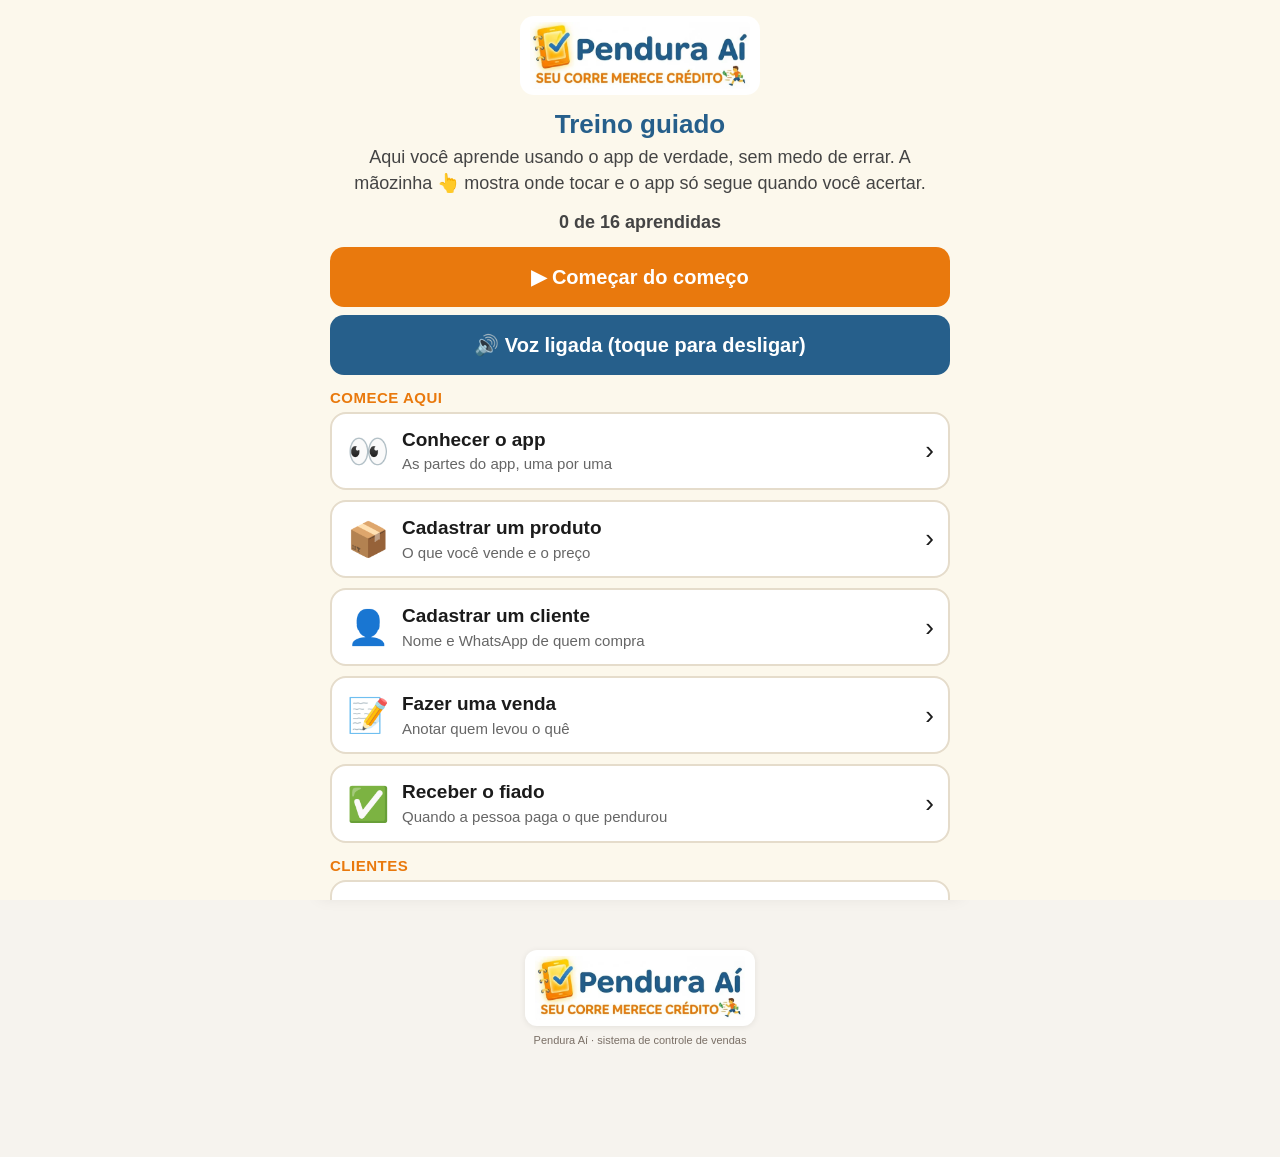
<file: pendura-ai/site/treino.html>
<!DOCTYPE html>
<html lang="pt-BR">
<head>
<meta charset="UTF-8">
<meta name="viewport" content="width=device-width, initial-scale=1, maximum-scale=1">
<meta name="theme-color" content="#265F8B">

<link rel="apple-touch-icon" href="icone-192.png">
<meta name="apple-mobile-web-app-capable" content="yes">
<title>Treino · Pendura Aí</title>
<link rel="icon" href="[data-uri]">
<style>
  :root{
    --bg:#f6f3ee; --card:#fff; --ink:#2b2420; --muted:#7a6f66; --line:#e6dfd6;
    --brand:#265F8B; --brand-ink:#fff; --accent:#E9790D; --ok:#2e8b57; --ok-bg:#e3f4ea; --open:#c0392b; --open-bg:#fbe7e4;
  }
  @media (prefers-color-scheme: dark){
    :root{ --bg:#1b1816; --card:#262220; --ink:#f1ebe4; --muted:#a89d93; --line:#3a3431;
      --ok-bg:#1f3a2b; --open-bg:#43201c; }
  }
  *{box-sizing:border-box}
  body{margin:0;font-family:-apple-system,BlinkMacSystemFont,"Segoe UI",Roboto,sans-serif;background:var(--bg);color:var(--ink);font-size:16px}
  header{position:sticky;top:0;z-index:5;background:var(--brand);color:var(--brand-ink);padding:12px 16px 0}
  header h1{margin:0 0 10px;font-size:19px;display:flex;align-items:center;gap:10px;min-width:0}
  header.com-banner{background-size:cover;background-position:center;color:#fff;padding-top:16px}
  header.com-banner h1{margin-bottom:14px;text-shadow:0 1px 4px rgba(0,0,0,.6)}
  header.com-banner .tab{color:#fff;text-shadow:0 1px 3px rgba(0,0,0,.6)}
  header.com-banner .tab.active{border-bottom-color:#fff}
  .banner-prev{height:90px;border:1px dashed var(--line);border-radius:10px;background:var(--bg) center/cover no-repeat;display:flex;align-items:center;justify-content:center;margin-top:8px}
  .qtd-row{display:flex;gap:8px;align-items:stretch}
  .gs-status{font-size:13px;font-weight:700;margin-top:10px;text-align:center;color:var(--muted);padding:6px 10px;border-radius:20px;background:var(--bg)}
  .gs-status.ok{color:var(--ok)} .gs-status.pend{color:#b7791f} .gs-status.erro{color:var(--open)}
  .passos{margin:6px 0 0;padding-left:20px;font-size:14px;line-height:1.5}
  .passos li{margin-bottom:6px}
  .gs-code{font-family:ui-monospace,Menlo,monospace;font-size:13px;letter-spacing:.5px;background:var(--bg);border:1px solid var(--line);border-radius:8px;padding:10px;word-break:break-all;text-align:center;font-weight:700}
  .dia-flag{display:flex;align-items:center;gap:6px;font-size:13px;color:var(--brand);font-weight:700;margin-top:4px;cursor:pointer}
  .dia-flag input{width:18px;height:18px}
  .prod-dia{font-size:13px;background:var(--bg);border-radius:8px;padding:8px 10px;margin-top:8px}
  .adm-tabs{flex-wrap:wrap}
  .adm-tabs .chip{flex:1 1 30%}
  .padrao{font-size:12px;font-weight:700;margin-top:6px}
  .padrao.ok{color:var(--ok)} .padrao.mud{color:var(--open)}
  .rel-det{background:var(--bg);border-radius:10px;padding:6px 10px;margin:0 0 10px}
  .rel-it{display:flex;align-items:center;gap:6px;padding:8px 0;border-bottom:1px solid var(--line);flex-wrap:wrap}
  .rel-it:last-child{border-bottom:0}
  .rel-it .tx{flex:1 1 100%;min-width:0;font-size:14px}
  .rel-it .pay{flex:1 1 auto;text-align:center}
  .rel-it .tx small{display:block;color:var(--muted);font-size:12px}
  .rel-it .mini{border:1px solid var(--line);background:var(--card);color:var(--ink);border-radius:8px;padding:6px 8px;font-size:12px;font-weight:600;cursor:pointer}
  .rel-it .mini.x{color:var(--open);border-color:var(--open)}
  .pay.botao{cursor:pointer;border:0}
  .perm{width:100%;border-collapse:collapse;font-size:12px}
  .perm th,.perm td{border-bottom:1px solid var(--line);padding:6px 4px;text-align:center}
  .perm td:first-child,.perm th:first-child{text-align:left}
  .tela-cheia{position:fixed;inset:0;z-index:70;background:var(--bg);color:var(--ink);display:flex;flex-direction:column;align-items:center;justify-content:center;padding:24px 18px;text-align:center;overflow:auto}
  .tela-cheia img.mk{width:min(70vw,260px);background:#fff;border-radius:14px;padding:8px 12px;margin-bottom:16px}
  .tela-cheia h2{margin:0 0 8px;font-size:22px}
  .tela-cheia p{margin:0 0 14px;max-width:420px;color:var(--muted);line-height:1.5}
  .tela-cheia .btn{max-width:420px}
  .ro-linha{font-size:13px;font-weight:700;text-align:center;margin-top:8px;color:#a15c07;background:#fff4e0;border-radius:10px;padding:8px}
  .qtd-row{align-items:center}
  .qtd-row input{flex:0 0 72px;width:72px;text-align:center;font-weight:700}
  .qtd-btn{flex:0 0 40px;height:38px;border:1px solid var(--line);background:var(--card);color:var(--ink);border-radius:8px;font-size:15px;font-weight:700;cursor:pointer}
  .ac-wrap{position:relative}
  .ac{position:absolute;left:0;right:0;top:calc(100% + 4px);z-index:8;background:var(--card);border:1px solid var(--line);border-radius:10px;max-height:260px;overflow-y:auto;box-shadow:0 6px 18px rgba(0,0,0,.15)}
  .ac button{display:flex;justify-content:space-between;gap:8px;width:100%;text-align:left;padding:12px;border:0;border-bottom:1px solid var(--line);background:none;color:var(--ink);font-size:15px;cursor:pointer}
  .ac button:last-child{border-bottom:0}
  .ac button small{color:var(--muted);font-size:12px;white-space:nowrap}
  .ac button.novo{color:var(--brand);font-weight:700}
  .ac .vazio{padding:12px;color:var(--muted);font-size:14px}
  .qtd-btn.ativo{background:var(--brand);color:var(--brand-ink);border-color:var(--brand)}
  .camp-item{display:flex;align-items:center;gap:10px;padding:9px 0;border-bottom:1px solid var(--line)}
  .camp-item:last-child{border-bottom:0}
  .camp-item input{width:20px;height:20px;flex:0 0 20px}
  .camp-item .grow{flex:1;min-width:0}
  .camp-item .ok{font-size:12px;color:var(--ok);font-weight:700}
  .camp-prox{background:var(--bg);border-radius:10px;padding:12px;margin-top:10px;text-align:center}
  .camp-prox b{display:block;font-size:17px;margin:4px 0 10px}
  header h1 span{overflow:hidden;text-overflow:ellipsis;white-space:nowrap}
  .logo{height:46px;width:auto;max-width:138px;object-fit:contain;flex-shrink:0;border-radius:6px}
  .logo-prev{display:flex;align-items:center;justify-content:center;height:110px;border:1px dashed var(--line);border-radius:10px;background:var(--bg);margin-top:8px}
  .logo-prev img{max-height:96px;max-width:90%;object-fit:contain}
  .cor{display:flex;align-items:center;gap:10px;padding:6px 0}
  .cor span{flex:1;font-size:15px}
  .cor input[type=color]{width:52px;height:38px;padding:2px;flex:0 0 52px;cursor:pointer}
  .tabs{display:flex;gap:4px}
  .tab{flex:1;border:0;background:transparent;color:var(--brand-ink);opacity:.75;padding:10px 1px;font-size:13px;font-weight:600;border-bottom:3px solid transparent;cursor:pointer}
  .tab.active{opacity:1;border-bottom-color:var(--accent)}
  main{padding:14px 16px 10px;max-width:640px;margin:0 auto}
  .marca-rodape{text-align:center;padding:8px 16px 96px}
  .marca-rodape img{width:min(70vw,230px);height:auto;background:#fff;border-radius:12px;padding:6px 10px;box-shadow:0 1px 6px rgba(0,0,0,.08)}
  .marca-rodape div{font-size:11px;color:var(--muted);margin-top:4px}
  .card{background:var(--card);border:1px solid var(--line);border-radius:12px;padding:14px;margin-bottom:14px}
  .card h2{margin:0 0 10px;font-size:16px}
  label{display:block;font-size:13px;color:var(--muted);margin:8px 0 4px}
  input,select{width:100%;padding:11px;border:1px solid var(--line);border-radius:8px;font-size:16px;background:var(--bg);color:var(--ink)}
  .row{display:flex;gap:8px}
  .row>*{flex:1}
  .row .small{flex:0 0 80px}
  button.btn{border:0;border-radius:8px;padding:12px 14px;font-size:15px;font-weight:600;cursor:pointer;background:var(--brand);color:var(--brand-ink)}
  button.btn.full{width:100%;margin-top:12px}
  button.btn.ghost{background:transparent;color:var(--ink);border:1px solid var(--line)}
  button.btn.wa{background:#25d366;color:#fff}
  .totals{display:grid;grid-template-columns:repeat(3,1fr);gap:8px;text-align:center}
  .totals div{background:var(--bg);border-radius:8px;padding:8px 4px}
  .totals b{display:block;font-size:16px}
  .totals span{font-size:12px;color:var(--muted)}
  .filters{display:flex;gap:6px;margin-bottom:10px}
  .chip{flex:1;border:1px solid var(--line);background:var(--card);color:var(--ink);border-radius:20px;padding:7px;font-size:13px;cursor:pointer}
  .chip.active{background:var(--ink);color:var(--bg);border-color:var(--ink)}
  .sale{display:flex;align-items:center;gap:10px;padding:10px 0;border-bottom:1px solid var(--line)}
  .sale:last-child{border-bottom:0}
  .sale .info{flex:1;min-width:0}
  .sale .name{font-weight:600}
  .sale .prod{font-size:13px;color:var(--muted)}
  .pay{border:0;border-radius:20px;padding:8px 12px;font-size:13px;font-weight:700;cursor:pointer;white-space:nowrap}
  .pay.paid{background:var(--ok-bg);color:var(--ok)}
  .pay.open{background:var(--open-bg);color:var(--open)}
  .del{border:0;background:transparent;color:var(--muted);font-size:20px;cursor:pointer;padding:4px}
  .item{display:flex;align-items:center;gap:8px;padding:8px 0;border-bottom:1px solid var(--line)}
  .item:last-child{border-bottom:0}
  .item .grow{flex:1}
  .empty{color:var(--muted);text-align:center;padding:14px;font-size:14px}
  textarea{width:100%;min-height:220px;padding:10px;border:1px solid var(--line);border-radius:8px;font-family:inherit;font-size:14px;background:var(--bg);color:var(--ink)}
  .hidden{display:none !important}
  .perigo{position:fixed;inset:0;z-index:60;background:rgba(0,0,0,.72);display:flex;align-items:center;justify-content:center;padding:16px}
  .perigo-box{background:#fff;color:#1b1b1b;width:100%;max-width:440px;border-radius:18px;overflow:hidden;box-shadow:0 20px 50px rgba(0,0,0,.45);animation:perigoIn .25s ease-out}
  @keyframes perigoIn{from{transform:scale(.92);opacity:0}to{transform:scale(1);opacity:1}}
  .perigo-topo{background:#b3261e;color:#fff;text-align:center;padding:22px 16px 18px}
  .perigo-topo .ic{font-size:54px;line-height:1}
  .perigo-topo h3{margin:8px 0 0;font-size:22px;font-weight:800;letter-spacing:.3px}
  .perigo-topo small{display:block;margin-top:4px;font-size:13px;opacity:.9;font-weight:700}
  .perigo-corpo{padding:18px 18px 6px;font-size:16px;line-height:1.45}
  .perigo-corpo ul{margin:10px 0 0;padding-left:20px}
  .perigo-corpo li{margin-bottom:6px}
  .perigo-corpo input{width:100%;margin-top:10px;padding:12px;font-size:20px;font-weight:800;text-align:center;letter-spacing:3px;border:2px solid #b3261e;border-radius:10px;background:#fff;color:#111;text-transform:uppercase}
  .perigo-corpo input.c-usu,.perigo-corpo input.c-sen,.perigo-corpo input.t-novo{text-transform:none;letter-spacing:normal;text-align:left;font-weight:400;font-size:17px;border:1px solid #bbb}
  .perigo-acoes{display:flex;flex-direction:column;gap:10px;padding:16px 18px 20px}
  .perigo-acoes .voltar{background:#1f7a4a;color:#fff;border:0;border-radius:12px;padding:16px;font-size:18px;font-weight:800;cursor:pointer}
  .perigo-acoes .seguir{background:transparent;color:#b3261e;border:1px solid #e3b3af;border-radius:12px;padding:11px;font-size:14px;font-weight:600;cursor:pointer}
  .perigo-acoes .seguir:disabled{opacity:.35;cursor:not-allowed}
  .perigo-box.neutro .perigo-topo{background:var(--brand);color:var(--brand-ink)}
  .pin-in{letter-spacing:10px!important;font-size:28px!important;border-color:var(--brand)!important;text-transform:none!important}
  .pin-erro{color:#b3261e;font-weight:700;font-size:14px;min-height:20px;margin-top:8px;text-align:center}
  .pin-link{background:none;border:0;color:#555;text-decoration:underline;font-size:13px;cursor:pointer;margin-top:4px}
  .avisos{position:fixed;top:12px;right:12px;z-index:50;display:flex;flex-direction:column;align-items:flex-end;gap:8px;width:min(88vw,380px);pointer-events:none}
  .aviso{pointer-events:auto;width:100%;display:flex;align-items:flex-start;gap:10px;padding:14px 14px 14px 16px;border-radius:12px;
    font-size:15px;font-weight:600;line-height:1.35;color:#fff;background:#2b2420;box-shadow:0 8px 24px rgba(0,0,0,.28);border-left:6px solid rgba(255,255,255,.55);
    transform:translateX(130%);opacity:0;transition:transform .45s cubic-bezier(.2,.9,.3,1.2),opacity .3s}
  .aviso.entra{transform:translateX(0);opacity:1}
  .aviso.sai{transform:translateX(140%);opacity:0;transition:transform 1.4s ease-in,opacity 1.4s ease-in}
  .aviso .ic{font-size:20px;line-height:1}
  .aviso .tx{flex:1}
  .aviso .tx b{font-weight:800}
  .aviso .fx{border:0;background:rgba(255,255,255,.18);color:#fff;border-radius:50%;width:26px;height:26px;font-size:15px;cursor:pointer;flex:0 0 26px}
  .aviso.ok{background:#1f7a4a} .aviso.erro{background:#b3261e} .aviso.info{background:#2b4c7e} .aviso.atencao{background:#a15c07}
  .aviso .btn{background:#fff;color:#b3261e}
  .modal{position:fixed;inset:0;background:rgba(0,0,0,.5);display:flex;align-items:flex-end;justify-content:center;z-index:10}
  .modal .card{width:100%;max-width:640px;margin:0;border-radius:16px 16px 0 0}
  .qrtela{position:fixed;inset:0;z-index:20;background:#fff;color:#111;display:flex;flex-direction:column;align-items:center;justify-content:center;padding:20px 16px;text-align:center;overflow:auto}
  .qrtela .qrbox{width:min(78vw,340px);aspect-ratio:1/1;background:#fff;padding:10px;border-radius:12px;box-shadow:0 2px 14px rgba(0,0,0,.12)}
  .qrtela .qrbox svg{width:100%;height:100%;display:block}
  .qrtela h3{margin:0 0 2px;font-size:18px}
  .qrtela .valor{font-size:30px;font-weight:800;margin:10px 0 2px}
  .qrtela .sub{font-size:13px;color:#555;margin-bottom:12px}
  .qrtela input{max-width:180px;text-align:center;font-size:18px;background:#f4f4f4;color:#111;border-color:#ddd}
  .qrtela .acoes{display:flex;gap:8px;width:100%;max-width:360px;margin-top:12px}
  .qrtela .acoes .btn{flex:1}
  .qrtela .btn.ghost{color:#111;border-color:#ccc}

  /* ===== Layout novo (26/10/2026): menu embaixo, toca e soma, ficha do cliente ===== */
  header{padding:10px 16px;border-bottom:4px solid var(--accent);box-shadow:0 2px 10px rgba(0,0,0,.12)}
  header h1{margin:0}
  header.com-banner h1{margin-bottom:0}
  #nav{position:fixed;left:0;right:0;bottom:0;z-index:30;display:grid;grid-template-columns:repeat(5,1fr);gap:2px;max-width:640px;margin:0 auto;
    background:var(--card);border-top:1px solid var(--line);padding:6px 4px calc(6px + env(safe-area-inset-bottom));box-shadow:0 -4px 16px rgba(0,0,0,.1)}
  #nav .tab{display:flex;flex-direction:column;align-items:center;justify-content:center;gap:3px;min-height:56px;padding:4px 2px;border:0;border-radius:12px;
    background:transparent;color:var(--muted);opacity:1;font-size:11.5px;font-weight:700}
  #nav .tab .ic{font-size:22px;line-height:1}
  #nav .tab.active{background:rgba(38,95,139,.12);background:color-mix(in srgb,var(--brand) 13%,transparent);color:var(--brand)}
  main{padding-bottom:100px}
  .marca-rodape{padding-bottom:110px}
  .modal{z-index:40} .qrtela{z-index:45}
  .sec-tit{display:flex;align-items:center;justify-content:space-between;gap:8px;margin-bottom:10px}
  .sec-tit h2{margin:0}
  .sec-tit .btn{padding:8px 12px;font-size:14px}
  .tiles{display:grid;grid-template-columns:repeat(auto-fill,minmax(128px,1fr));gap:8px;margin-top:6px}
  .tile{position:relative;display:flex;flex-direction:column;justify-content:space-between;gap:4px;text-align:left;min-height:76px;padding:10px;
    border:2px solid var(--line);border-radius:14px;background:var(--card);color:var(--ink);font:inherit;font-size:15px;cursor:pointer;transition:transform .08s}
  .tile b{font-weight:700;line-height:1.2}
  .tile span{color:var(--muted);font-size:13px}
  .tile:active{transform:scale(.96)}
  .tile.on{border-color:var(--brand);background:var(--bg)}
  .tile .qn{position:absolute;top:-8px;right:-8px;min-width:28px;height:28px;padding:0 7px;border-radius:14px;background:var(--accent);color:#fff;
    font-style:normal;font-weight:800;font-size:14px;display:flex;align-items:center;justify-content:center;box-shadow:0 2px 6px rgba(0,0,0,.2)}
  .carrinho{margin-top:10px;background:var(--bg);border-radius:12px;padding:2px 10px}
  .carrinho .item small{display:block;color:var(--muted);font-size:12px}
  .qtd-n{min-width:26px;text-align:center}
  .carrinho-tot{display:flex;justify-content:space-between;padding:10px 0 8px;font-size:17px}
  .formas{display:grid;grid-template-columns:repeat(4,1fr);gap:6px}
  .forma{min-height:54px;border:2px solid var(--line);border-radius:12px;background:var(--card);color:var(--ink);font:inherit;font-size:14px;font-weight:700;cursor:pointer;padding:6px 4px}
  .forma.on{border-color:var(--ok);background:var(--ok-bg);color:var(--ok)}
  .forma.pendura.on{border-color:var(--open);background:var(--open-bg);color:var(--open)}
  .formas-grande{grid-template-columns:1fr}
  .formas-grande .forma{min-height:58px;font-size:18px}
  @media (max-width:360px){.formas{grid-template-columns:repeat(2,1fr)}}
  .cli-info{font-size:13px;line-height:1.45;background:var(--bg);border-radius:10px;padding:8px 10px;margin-top:8px}
  .chips-wrap{flex-wrap:wrap}
  .chips-wrap .chip{flex:0 0 auto;padding:8px 12px}
  .cli-row{display:flex;align-items:center;gap:10px;width:100%;text-align:left;padding:12px 2px;border:0;border-bottom:1px solid var(--line);
    background:none;color:var(--ink);font:inherit;cursor:pointer;min-height:60px}
  .cli-row:last-child{border-bottom:0}
  .cli-row .grow{flex:1;min-width:0}
  .cli-row small{display:block;color:var(--muted);font-size:12.5px;margin-top:2px}
  .saldo{border-radius:12px;padding:12px;margin:10px 0;text-align:center;font-weight:700}
  .saldo.deve{background:var(--open-bg);color:var(--open)}
  .saldo.ok{background:var(--ok-bg);color:var(--ok)}
  .saldo b{display:block;font-size:28px}
  .kgrid{display:grid;grid-template-columns:repeat(auto-fit,minmax(130px,1fr));gap:8px;margin:10px 0}
  .kgrid div{background:var(--bg);border-radius:10px;padding:8px 10px}
  .kgrid span{display:block;font-size:12px;color:var(--muted)}
  .kgrid b{font-size:16px}
  .barra{height:8px;border-radius:4px;background:var(--bg);overflow:hidden;margin:3px 0 9px}
  .barra i{display:block;height:100%;background:var(--accent)}
  .hub{display:grid;grid-template-columns:1fr 1fr;gap:8px}
  .hub button{display:flex;flex-direction:column;align-items:flex-start;gap:2px;text-align:left;min-height:84px;padding:12px;border:1px solid var(--line);
    border-radius:14px;background:var(--card);color:var(--ink);font:inherit;font-weight:700;font-size:15px;cursor:pointer}
  .hub .ic{font-size:24px}
  .hub small{font-weight:400;color:var(--muted);font-size:12px;line-height:1.3}
  :focus-visible{outline:3px solid var(--accent);outline-offset:2px}
  button.btn,.chip,.pay,.forma{min-height:44px}
  .qtd-btn{flex:0 0 44px;height:44px}
  @media (prefers-reduced-motion:reduce){*,*::before,*::after{transition:none!important;animation:none!important}}
</style>
<style>
/* ===== Treino guiado ===== */
.tr-spot{position:fixed;z-index:90;pointer-events:none;border:4px solid #FFD400;border-radius:14px;box-shadow:0 0 0 9999px rgba(0,0,0,.55);transition:all .25s ease;animation:trPulso 1.2s infinite}
@keyframes trPulso{0%,100%{border-color:#FFD400}50%{border-color:#fff}}
.tr-escuro{position:fixed;inset:0;z-index:89;background:rgba(0,0,0,.55);pointer-events:none}
.tr-mao{position:fixed;z-index:92;font-size:46px;pointer-events:none;animation:trMao .9s ease-in-out infinite;filter:drop-shadow(0 2px 4px rgba(0,0,0,.5))}
@keyframes trMao{0%,100%{transform:translateY(0)}50%{transform:translateY(-12px)}}
.tr-card{position:fixed;left:10px;right:10px;z-index:95;background:#fff;color:#1b1b1b;border-radius:18px;box-shadow:0 10px 30px rgba(0,0,0,.4);padding:16px 16px 12px;max-width:620px;margin:0 auto;border-top:8px solid #E9790D}
.tr-card.embaixo{bottom:10px} .tr-card.encima{top:10px}
.tr-card .tr-topo{display:flex;align-items:center;gap:8px;font-size:14px;font-weight:700;color:#265F8B;margin-bottom:6px}
.tr-card .tr-topo .tr-barra{flex:1;height:8px;background:#e8eef4;border-radius:8px;overflow:hidden}
.tr-card .tr-topo .tr-barra i{display:block;height:100%;background:#E9790D;border-radius:8px;transition:width .3s}
.tr-card .tr-txt{font-size:21px;line-height:1.4;font-weight:600;margin:4px 0 10px}
.tr-card .tr-txt small{display:block;font-size:16px;font-weight:400;color:#555;margin-top:6px}
.tr-card .tr-msg{font-size:17px;font-weight:700;min-height:0;margin:-4px 0 8px}
.tr-card .tr-msg.bom{color:#1f7a4a} .tr-card .tr-msg.mau{color:#b3261e}
.tr-card .tr-bts{display:flex;gap:8px;flex-wrap:wrap}
.tr-card .tr-bts button{flex:1 1 auto;min-height:52px;border-radius:12px;border:2px solid #265F8B;background:#fff;color:#265F8B;font-size:17px;font-weight:700;cursor:pointer;padding:6px 10px}
.tr-card .tr-bts button.pri{background:#265F8B;color:#fff}
.tr-card .tr-bts button.ok{background:#1f7a4a;border-color:#1f7a4a;color:#fff}
.tr-card.treme{animation:trTreme .4s}
@keyframes trTreme{0%,100%{transform:translateX(0)}25%{transform:translateX(-10px)}75%{transform:translateX(10px)}}
.tr-lista{list-style:none;padding:0;margin:6px 0 10px;font-size:18px}
.tr-lista li{padding:5px 0;display:flex;gap:8px;align-items:flex-start}
.tr-lista li.feito{color:#1f7a4a;text-decoration:line-through}
.tr-lista li .ck{flex:0 0 26px;height:26px;border-radius:50%;border:3px solid #bbb;display:inline-flex;align-items:center;justify-content:center;font-size:15px}
.tr-lista li.feito .ck{background:#1f7a4a;border-color:#1f7a4a;color:#fff}
.tr-lista li.atual{font-weight:800}
.tr-menu{position:fixed;inset:0;z-index:96;background:#FCF8EC;color:#1b1b1b;overflow:auto;padding:16px 14px 40px}
.tr-menu .tr-cab{text-align:center;max-width:620px;margin:0 auto}
.tr-menu .tr-cab img{width:min(70vw,240px);background:#fff;border-radius:14px;padding:6px 10px}
.tr-menu h1{font-size:26px;margin:10px 0 4px;color:#265F8B}
.tr-menu .tr-sub{font-size:18px;color:#444;margin:0 0 12px;line-height:1.45}
.tr-menu .tr-grupo{max-width:620px;margin:14px auto 6px;font-size:15px;font-weight:800;color:#E9790D;text-transform:uppercase;letter-spacing:.5px}
.tr-tarefa{max-width:620px;margin:0 auto 10px;display:flex;align-items:center;gap:12px;background:#fff;border-radius:16px;padding:14px;border:2px solid #e5dccb;cursor:pointer;width:100%;text-align:left;color:#1b1b1b;font:inherit}
.tr-tarefa .ic{font-size:34px;flex:0 0 44px;text-align:center}
.tr-tarefa .tx{flex:1;font-size:19px;font-weight:700;line-height:1.3}
.tr-tarefa .tx small{display:block;font-size:15px;font-weight:400;color:#666;margin-top:2px}
.tr-tarefa .st{font-size:26px}
.tr-tarefa.feita{border-color:#1f7a4a}
.tr-grande{display:block;max-width:620px;width:100%;margin:8px auto;min-height:60px;border-radius:14px;border:0;background:#E9790D;color:#fff;font-size:20px;font-weight:800;cursor:pointer}
.tr-grande.azul{background:#265F8B}
.tr-grande.claro{background:#fff;color:#265F8B;border:2px solid #265F8B}
.tr-abrir{position:fixed;left:10px;bottom:84px;z-index:85;background:#E9790D;color:#fff;border:0;border-radius:30px;padding:12px 16px;font-size:17px;font-weight:800;box-shadow:0 4px 14px rgba(0,0,0,.3);cursor:pointer}
.tr-faixa{position:sticky;top:0;z-index:84;background:#E9790D;color:#fff;text-align:center;font-weight:800;font-size:14px;padding:6px}
.tr-festa{position:fixed;inset:0;z-index:97;display:flex;align-items:center;justify-content:center;background:rgba(0,0,0,.5);padding:16px}
.tr-festa .bx{background:#fff;border-radius:20px;padding:22px 18px;text-align:center;max-width:460px;width:100%;color:#1b1b1b}
.tr-festa .bx .grande{font-size:64px}
.tr-festa .bx h2{font-size:24px;margin:6px 0;color:#1f7a4a}
.tr-festa .bx p{font-size:18px;line-height:1.45;color:#333;margin:0 0 12px}
</style>
<!-- Padrões de fábrica desta empresa (link da planilha e código de segurança). A "cópia limpa" sai com estes campos vazios. -->
<script id="padroes" type="application/json">{"url":"","token":"","empresa":"","painel":""}</script>
</head>
<body>
<header>
  <h1><img id="hLogo" class="logo hidden" alt=""><span id="hNome">Pendura Aí</span></h1>
</header>
<nav class="tabs" id="nav" aria-label="Menu principal">
  <button class="tab active" data-tab="vendas" aria-current="page"><span class="ic" aria-hidden="true">🧾</span>Vender</button>
  <button class="tab" data-tab="rel"><span class="ic" aria-hidden="true">🪝</span>Fiado</button>
  <button class="tab" data-tab="cli"><span class="ic" aria-hidden="true">👥</span>Clientes</button>
  <button class="tab" data-tab="prod"><span class="ic" aria-hidden="true">📦</span>Produtos</button>
  <button class="tab" data-tab="mais"><span class="ic" aria-hidden="true">☰</span>Mais</button>
</nav>

<main>
  <!-- ===== VENDAS ===== -->
  <section id="tab-vendas">
    <div class="card">
      <label for="dia">Dia</label>
      <input type="date" id="dia">
      <div class="totals" style="margin-top:12px">
        <div><b id="tTotal">R$ 0,00</b><span>Vendido</span></div>
        <div><b id="tPago" style="color:var(--ok)">R$ 0,00</b><span>Recebido</span></div>
        <div><b id="tAberto" style="color:var(--open)">R$ 0,00</b><span>Pendurado</span></div>
      </div>
      <div id="gsStatus" class="gs-status hidden"></div>
      <div id="usuLinha" style="font-size:12px;color:var(--muted);text-align:center;margin-top:8px"></div>
      <div id="roLinha" class="ro-linha hidden"></div>
      <button class="btn ghost full hidden" id="btnInstalar" style="margin-top:10px">📲 Instalar o app neste celular (funciona sem internet)</button>
      <div id="offlineLinha" class="hidden" style="font-size:12px;font-weight:700;text-align:center;margin-top:8px;color:#a15c07">📴 Sem internet: as vendas ficam salvas e vão para a planilha quando o sinal voltar</div>
    </div>

    <div class="card">
      <h2>Nova venda</h2>
      <label for="vNome">Nome / apelido</label>
      <div class="ac-wrap">
        <input id="vNome" autocomplete="off" placeholder="Toque para ver a lista ou digite">
        <div id="acLista" class="ac hidden" role="listbox"></div>
      </div>
      <div id="vFoneBox" class="hidden">
        <label for="vFone" id="vFoneLbl">WhatsApp do novo cliente (opcional)</label>
        <input id="vFone" inputmode="tel" autocomplete="off" placeholder="(11) 91234-5678">
      </div>
      <div id="vCliInfo" class="cli-info hidden" aria-live="polite"></div>
      <label>O que levou <span style="font-weight:400">(toque para somar)</span></label>
      <input id="vBuscaProd" type="search" class="hidden" autocomplete="off" placeholder="🔎 Procurar produto" style="margin-bottom:6px">
      <div class="tiles" id="vTiles"></div>
      <div id="vCarrinho"></div>
      <label>Como pagou</label>
      <div class="formas" id="vFormas" role="group" aria-label="Como pagou">
        <button type="button" class="forma" data-forma="pix">💠 Pix</button>
        <button type="button" class="forma" data-forma="dinheiro">💵 Dinheiro</button>
        <button type="button" class="forma" data-forma="cartao">💳 Cartão</button>
        <button type="button" class="forma pendura on" data-forma="" aria-pressed="true">🪝 Pendura</button>
      </div>
      <button class="btn full" id="btnAddVenda">+ Registrar venda</button>
    </div>

    <div class="card">
      <div class="sec-tit"><h2>Vendas do dia</h2><button class="btn ghost" id="btnMsg">📋 Resumo do dia</button></div>
      <div class="filters">
        <button class="chip active" data-f="todos">Todas</button>
        <button class="chip" data-f="aberto">Penduradas</button>
        <button class="chip" data-f="pago">Pagas</button>
      </div>
      <div id="listaVendas"></div>
    </div>
  </section>

  <!-- ===== RELATÓRIO ===== -->
  <section id="tab-rel" class="hidden">
    <div class="card">
      <h2>🪝 Fiado · quanto cada um deve</h2>
      <div class="filters" id="relFiltros">
        <button class="chip" data-p="dia">Dia</button>
        <button class="chip active" data-p="mes">Mês</button>
        <button class="chip" data-p="tudo">Tudo</button>
      </div>
      <input type="date" id="relDia" class="hidden" style="margin-bottom:10px">
      <input type="month" id="relMes" style="margin-bottom:10px">
      <div class="filters" id="relSit">
        <button class="chip active" data-s="todos">Todos</button>
        <button class="chip" data-s="aberto">Devendo</button>
        <button class="chip" data-s="pago">Quitados</button>
      </div>
      <div class="totals" style="margin-bottom:10px">
        <div><b id="rTotal">R$ 0,00</b><span>Vendido</span></div>
        <div><b id="rPago" style="color:var(--ok)">R$ 0,00</b><span>Recebido</span></div>
        <div><b id="rAberto" style="color:var(--open)">R$ 0,00</b><span>Pendurado</span></div>
      </div>
      <div id="relLista"></div>
      <button class="btn full" id="btnRelMsg">📋 Montar relatório</button>
    </div>
  </section>

  <!-- ===== CLIENTES ===== -->
  <section id="tab-cli" class="hidden">
    <div class="card" id="cliListaCard">
      <div class="sec-tit"><h2>👥 Clientes</h2><span id="cliCount" style="font-size:13px;color:var(--muted)"></span></div>
      <input id="cliBusca" type="search" autocomplete="off" placeholder="🔎 Buscar por nome ou WhatsApp">
      <div class="filters chips-wrap" id="cliFiltros" style="margin-top:10px"></div>
      <label for="cliOrdem">Ordenar</label>
      <select id="cliOrdem">
        <option value="deve">Quem deve mais</option>
        <option value="recente">Comprou por último</option>
        <option value="total">Quem mais compra</option>
        <option value="nome">Nome (A-Z)</option>
      </select>
      <div id="cliLista" style="margin-top:6px"></div>
    </div>
    <div class="card hidden" id="cliFicha"></div>
    <div class="card" id="cliNovoCard">
      <h2>＋ Novo cliente</h2>
      <label for="cNome">Nome / apelido</label>
      <input id="cNome" placeholder="Ex.: João da portaria">
      <label for="cFone">WhatsApp (opcional)</label>
      <input id="cFone" inputmode="tel" placeholder="(11) 91234-5678">
      <button class="btn full" id="btnAddCli">+ Adicionar cliente</button>
      <p style="font-size:12px;color:var(--muted);margin:8px 0 0">Na hora da venda, um nome novo também é cadastrado sozinho.</p>
    </div>
  </section>

  <!-- ===== MAIS ===== -->
  <section id="tab-mais" class="hidden">
    <div class="card">
      <h2>☰ Mais</h2>
      <div class="hub" id="hub">
        <button type="button" data-ir="camp"><span class="ic" aria-hidden="true">📣</span>Campanha<small>Avisar os clientes no WhatsApp</small></button>
        <button type="button" data-ir="resumo"><span class="ic" aria-hidden="true">📋</span>Resumo do dia<small>Vendas, pagos e pendurados</small></button>
        <button type="button" data-ir="adm:apar"><span class="ic" aria-hidden="true">🎨</span>Aparência 🔒<small>Nome, logo, banner e cores</small></button>
        <button type="button" data-ir="adm:pix"><span class="ic" aria-hidden="true">💳</span>Pix 🔒<small>Chave para receber</small></button>
        <button type="button" data-ir="adm:gs"><span class="ic" aria-hidden="true">☁️</span>Planilha 🔒<small>Google Planilhas</small></button>
        <button type="button" data-ir="adm:bkp"><span class="ic" aria-hidden="true">💾</span>Backup 🔒<small>Guardar uma cópia</small></button>
        <button type="button" data-ir="adm:seg"><span class="ic" aria-hidden="true">🔑</span>Segurança 🔒<small>Usuários e senhas</small></button>
        <button type="button" data-ir="treino"><span class="ic" aria-hidden="true">🎓</span>Treino guiado<small>Aprender usando, sem medo de errar</small></button>
      </div>
      <p style="font-size:12px;color:var(--muted);margin:10px 0 0">🔒 Com a planilha conectada, pede usuário e senha de gerente ou dono.</p>
    </div>
  </section>

  <!-- ===== CAMPANHA ===== -->
  <section id="tab-camp" class="hidden">
    <div class="card">
      <h2>📣 Mensagem da campanha</h2>
      <textarea id="campTxt" style="min-height:140px" maxlength="2000" placeholder="Ex.: Olá, {nome}! Hoje tem torta salgada fresquinha 😋 Faça sua reserva respondendo esta mensagem."></textarea>
      <p style="font-size:12px;color:var(--muted);margin:6px 0 0">Escreva <b>{nome}</b> para o nome do cliente (só no envio um a um) e <b>{produto}</b> para os produtos marcados como "Produto do dia". O texto fica salvo.</p>
      <div class="prod-dia" id="campProdDia"></div>
      <div style="font-size:12px;color:var(--muted);margin-top:8px">Prévia:</div>
      <div id="campPrevia" style="white-space:pre-wrap;font-size:14px;background:var(--bg);border-radius:8px;padding:10px;margin-top:4px;min-height:20px"></div>
      <button class="btn ghost full" id="campExemplo" style="margin-top:8px">✨ Usar um exemplo</button>
    </div>

    <div class="card">
      <h2>👥 Quem recebe</h2>
      <div class="row" style="margin-bottom:6px">
        <button class="btn ghost" id="campTodos">Marcar todos</button>
        <button class="btn ghost" id="campNenhum">Desmarcar</button>
      </div>
      <div id="campInfo" style="font-size:13px;color:var(--muted);margin:6px 0"></div>
      <div id="campLista"></div>
      <p style="font-size:12px;color:var(--muted);margin:8px 0 0">Envie só para clientes que gostam de receber seus avisos.</p>
    </div>

    <div class="card">
      <h2>🚀 Enviar</h2>
      <button class="btn wa full" id="campUmAUm" style="margin-top:0">📲 Enviar um a um</button>
      <div id="campProx" class="camp-prox hidden">
        <div id="campProg" style="font-size:13px;color:var(--muted)"></div>
        <b id="campNome"></b>
        <div class="row">
          <button class="btn ghost" id="campPular">Pular</button>
          <button class="btn wa" id="campAbrir">Abrir WhatsApp</button>
        </div>
      </div>
      <button class="btn ghost full" id="campCopiar">📋 Copiar para lista de transmissão</button>
      <p style="font-size:12px;color:var(--muted);margin:8px 0 0">Lista de transmissão: copie, abra a lista no WhatsApp e cole. Ela só chega para quem salvou o seu número. O {nome} é retirado automaticamente.</p>
      <button class="btn ghost full" id="campNova">🔄 Nova campanha (zerar enviados)</button>
    </div>
  </section>

  <!-- ===== PRODUTOS ===== -->
  <section id="tab-prod" class="hidden">
    <div class="card">
      <h2>📦 Produtos</h2>
      <p style="font-size:13px;color:var(--muted);margin:0 0 4px">Cadastrar é livre. Editar e excluir pedem usuário e senha de gerente ou dono (conferidos na planilha).</p>
      <div class="row">
        <div><label for="pNome">Nome</label><input id="pNome" placeholder="Ex.: Batata de frango"></div>
        <div class="small" style="flex-basis:110px"><label for="pPreco">Preço</label><input id="pPreco" inputmode="decimal" placeholder="0,00"><div id="pPrecoVer" style="font-size:12px;color:var(--muted);margin-top:3px"></div></div>
      </div>
      <button class="btn full" id="btnAddProd">+ Adicionar produto</button>
      <div id="listaProd" style="margin-top:10px"></div>
    </div>

  </section>

  <!-- ===== ADMIN ===== -->
  <section id="tab-admin" class="hidden">
    <div class="filters adm-tabs" id="admTabs">
      <button class="chip active" data-a="apar">Aparência</button>
      <button class="chip" data-a="pix">Pix</button>
      <button class="chip" data-a="gs">Planilha</button>
      <button class="chip" data-a="bkp">Backup</button>
      <button class="chip" data-a="seg">Segurança</button>
    </div>
    <button class="btn ghost full" id="btnBloquear" style="margin:0 0 12px">🔒 Bloquear o Admin agora</button>

    <div id="adm-apar">
      <div class="card">
        <h2>Nome e logotipo</h2>
        <label for="aNome">Nome do negócio</label>
        <input id="aNome" placeholder="Ex.: Recheadinha" maxlength="40">
        <label>Logotipo</label>
        <div class="logo-prev" id="logoPrev"><span style="color:var(--muted);font-size:13px">Sem logotipo</span></div>
        <div class="row" style="margin-top:8px">
          <button class="btn ghost" id="btnLogo">📱 Do aparelho</button>
          <button class="btn ghost" id="btnLogoDel">Remover</button>
        </div>
        <input type="file" id="fileLogo" accept="image/*" class="hidden">
        <label for="logoUrl">ou cole o link da imagem</label>
        <div class="row"><input id="logoUrl" inputmode="url" autocomplete="off" placeholder="https://..."><button class="btn" id="btnLogoUrl" style="flex:0 0 auto">Usar link</button></div>
        <p style="font-size:12px;color:var(--muted);margin:8px 0 0">A imagem é ajustada automaticamente, sem esticar nem cortar. <b>Imagem por link também vai para um celular novo</b> pela planilha; imagem do aparelho fica só neste celular.</p>
      </div>

      <div class="card">
        <h2>🖼 Banner do topo</h2>
        <div class="banner-prev" id="bannerPrev"><span style="color:var(--muted);font-size:13px">Sem banner</span></div>
        <div class="row" style="margin-top:8px">
          <button class="btn ghost" id="btnBanner">📱 Do aparelho</button>
          <button class="btn ghost" id="btnBannerDel">Remover</button>
        </div>
        <input type="file" id="fileBanner" accept="image/*" class="hidden">
        <label for="bannerUrl">ou cole o link da imagem</label>
        <div class="row"><input id="bannerUrl" inputmode="url" autocomplete="off" placeholder="https://..."><button class="btn" id="btnBannerUrl" style="flex:0 0 auto">Usar link</button></div>
        <p style="font-size:12px;color:var(--muted);margin:8px 0 0">A imagem preenche o fundo do topo sem distorcer (pode cortar um pouco das bordas) e recebe um leve escurecido para o nome continuar legível. Link do Google Drive funciona se o arquivo estiver compartilhado como "Qualquer pessoa com o link".</p>
      </div>

      <div class="card">
        <h2>Cores</h2>
        <div class="cor"><span>Cor principal (topo e botões)</span><input type="color" id="corBrand"></div>
        <div class="cor"><span>Fundo</span><input type="color" id="corBg"></div>
        <div class="cor"><span>Pago</span><input type="color" id="corOk"></div>
        <div class="cor"><span>Em aberto</span><input type="color" id="corOpen"></div>
        <button class="btn ghost full" id="btnCorReset">Restaurar cores padrão</button>
      </div>
    </div>

    <div id="adm-pix" class="hidden">
      <div class="card">
        <h2>💳 Pix da loja</h2>
        <p style="font-size:13px;color:var(--muted);margin:0 0 4px">Usado no extrato de cada cliente: o código Pix copia e cola já vai com o valor em aberto.</p>
        <div id="pixAtualTxt" style="font-size:13px;font-weight:600;color:var(--ok);margin:4px 0"></div>
        <label for="pixTipo">Tipo de chave</label>
        <select id="pixTipo">
          <option value="cel">Celular</option>
          <option value="doc">CPF / CNPJ</option>
          <option value="email">E-mail</option>
          <option value="aleat">Chave aleatória</option>
        </select>
        <label for="pixChave">Chave Pix</label>
        <input id="pixChave" autocomplete="off">
        <label for="pixNome">Nome de quem recebe (como no banco)</label>
        <input id="pixNome" maxlength="25" placeholder="Ex.: Fernando Azevedo">
        <label for="pixCidade">Cidade</label>
        <input id="pixCidade" maxlength="15" placeholder="Ex.: Sao Paulo">
        <div class="row">
          <button class="btn ghost full" id="btnPixTeste">Pix de teste (R$ 1,00)</button>
          <button class="btn ghost full" id="btnPixQrLivre">🔳 QR com valor livre</button>
        </div>
        <div id="pixMsg" style="font-size:13px;margin-top:8px;word-break:break-all;color:var(--muted)"></div>
      </div>
    </div>

    <div id="adm-gs" class="hidden">
      <div class="card">
        <h2>☁ Google Planilhas</h2>
        <p style="font-size:13px;color:var(--muted);margin:0 0 8px">Cada venda, cliente e produto vai sozinho para a planilha da sua empresa, na sua conta Google. Sem internet, o app guarda e envia quando a conexão voltar.</p>
        <div id="gsPainel" class="gs-status" style="font-size:14px;margin:4px 0 10px"></div>
        <label for="gsUrl">Link do app da planilha</label>
        <input id="gsUrl" autocomplete="off" inputmode="url" readonly placeholder="https://script.google.com/macros/s/.../exec">
        <div id="gsPadrao" class="padrao"></div>
        <button class="btn ghost full" id="gsAlterarUrl" style="margin-top:8px">✏ Alterar link (com aviso)</button>
        <div class="row" style="margin-top:10px">
          <button class="btn ghost" id="gsTestar">Testar conexão</button>
          <button class="btn" id="gsEnviar">Enviar agora</button>
        </div>
        <button class="btn ghost full" id="gsReenviar">Reenviar tudo para a planilha</button>
        <button class="btn ghost full" id="gsDesligar" style="color:var(--open);border-color:var(--open)">⚠ Desconectar planilha</button>
      </div>

      <div class="card">
        <h2>📲 Celular novo ou trocado?</h2>
        <p style="font-size:13px;color:var(--muted);margin:0 0 8px">Traz da planilha as vendas, clientes, produtos, campanha e aparência (nome, cores e imagens por link). Nada deste celular é apagado: o app junta os dados.</p>
        <button class="btn full" id="gsRestaurar" style="margin-top:0">⬇ Trazer tudo da planilha</button>
        <button class="btn ghost full" id="gsBuscarCad">🔄 Buscar cadastros da planilha</button>
        <p style="font-size:12px;color:var(--muted);margin:8px 0 0">Cadastrou produto ou cliente direto na planilha? Ele aparece aqui sozinho ao abrir o app, ou toque em "Buscar cadastros".</p>
      </div>

      <div class="card">
        <h2>🔑 Código de segurança</h2>
        <p style="font-size:13px;color:var(--muted);margin:0 0 8px">Só quem tem este código consegue gravar na sua planilha. Ele já vai dentro do código que você copia no passo 3.</p>
        <div id="gsToken" class="gs-code"></div>
        <button class="btn full hidden" id="btnNovaEmpresa">🏢 Cadastrar nova empresa</button>
        <div id="gsTokenPadrao" class="padrao"></div>
        <button class="btn ghost full" id="gsNovoToken" style="color:var(--open);border-color:var(--open)">⚠ Gerar novo código (só em emergência)</button>
      </div>

      <div class="card">
        <h2>📋 Como conectar (uma vez por empresa)</h2>
        <ol class="passos">
          <li>No computador, entre na <b>conta Google da empresa</b> e crie uma planilha nova em <b>sheets.new</b>. Dê um nome, por ex.: "Vendas Recheadinha".</li>
          <li>Na planilha, abra o menu <b>Extensões › Apps Script</b>.</li>
          <li>Apague o que estiver lá e cole o código do botão abaixo. Clique em 💾 <b>Salvar</b>.
            <button class="btn full" id="gsCopiarCodigo" style="margin-top:8px">📋 Copiar código da planilha</button></li>
          <li>Clique em <b>Implantar › Nova implantação</b>. Na engrenagem escolha <b>App da Web</b>. Em <i>Executar como</i>: <b>Eu</b>; em <i>Quem pode acessar</i>: <b>Qualquer pessoa</b>. Clique em <b>Implantar</b> e autorize com a conta da empresa (se aparecer "app não verificado", clique em <i>Avançado › Acessar</i> — o código é seu).</li>
          <li>Copie o <b>URL do app da Web</b> (termina em <b>/exec</b>), cole no campo "Link do app da planilha" acima e toque em <b>Testar conexão</b>.</li>
        </ol>
        <p style="font-size:12px;color:var(--muted);margin:8px 0 0">Outra empresa? Ela faz os mesmos passos com a conta Google dela, no celular dela. Cada uma tem a sua planilha e o seu código.</p>
      </div>
    </div>

    <div id="adm-bkp" class="hidden">
    <div class="card">
      <h2>📥 Receber do WhatsApp</h2>
      <p style="font-size:13px;color:var(--muted);margin:0 0 8px">Cole aqui a mensagem inteira recebida (com o código 🔄). As vendas daquele dia, os produtos e os nomes serão atualizados.</p>
      <textarea id="syncTxt" style="min-height:120px" placeholder="Cole a mensagem aqui"></textarea>
      <div class="row" style="margin-top:8px">
        <button class="btn ghost" id="btnColar">Colar</button>
        <button class="btn" id="btnSync">Atualizar dados</button>
      </div>
    </div>

    <div class="card">
      <h2>Backup</h2>
      <p style="font-size:13px;color:var(--muted);margin:0 0 8px">Os dados ficam salvos neste navegador. Salve um arquivo de vez em quando (e guarde no Drive ou mande para você no WhatsApp) para não perder nada.</p>
      <div id="ultBackup" style="font-size:13px;margin-bottom:4px"></div>
      <div id="contagem" style="font-size:12px;color:var(--muted);margin-bottom:8px"></div>
      <div class="row">
        <button class="btn ghost" id="btnExport">⬇ Salvar JSON</button>
        <button class="btn ghost" id="btnExportTxt">⬇ Salvar TXT</button>
      </div>
      <button class="btn full" id="btnImport">⬆ Importar arquivo (JSON ou TXT)</button>
      <p style="font-size:12px;color:var(--muted);margin:8px 0 0">JSON: arquivo técnico, completo. TXT: dá para ler as vendas e também serve para importar.</p>
      <input type="file" id="fileImport" accept=".json,.txt,application/json,text/plain" class="hidden">
    </div>
    </div>

    <div id="adm-seg" class="hidden">
      <div class="card">
        <h2>👤 Usuário deste celular</h2>
        <p style="font-size:13px;color:var(--muted);margin:0 0 8px">Toda venda lançada neste celular leva este nome (coluna "lancado_por" na planilha). Para trocar, entre com usuário e senha cadastrados na planilha.</p>
        <div id="usuNome" class="gs-code" style="font-family:inherit;letter-spacing:0"></div>
        <button class="btn ghost full" id="btnTrocarUsuario">🔑 Entrar com outro usuário</button>
      </div>
      <div class="card">
        <h2>👥 Usuários e permissões</h2>
        <p style="font-size:13px;color:var(--muted);margin:0 0 8px">Usuários e senhas ficam <b>só na planilha da empresa</b>, na aba <b>Usuarios</b>, e não neste aparelho. Digite a senha em texto: a planilha embaralha sozinha. Toda autorização fica registrada na aba <b>Auditoria</b>.</p>
        <table class="perm"><tr><th></th><th>Vendedor</th><th>Gerente</th><th>Dono</th></tr>
          <tr><td>Lançar venda, marcar pago, cadastrar</td><td>✔</td><td>✔</td><td>✔</td></tr>
          <tr><td>Desmarcar pago, trocar pessoa, editar, excluir</td><td>—</td><td>🔑</td><td>🔑</td></tr>
          <tr><td>Entrar no Admin</td><td>—</td><td>🔑</td><td>🔑</td></tr>
          <tr><td>Planilha, código, substituir backup</td><td>—</td><td>—</td><td>🔑</td></tr></table>
        <p style="font-size:12px;color:var(--muted);margin:8px 0 0">🔑 = pede usuário e senha na hora (precisa de internet). Nada é apagado de verdade: o que é excluído fica marcado como "excluído" na planilha.</p>
        <button class="btn ghost full" id="btnVerUsuarios">Ver usuários cadastrados na planilha</button>
        <div id="listaUsuarios" style="font-size:14px;margin-top:8px"></div>
      </div>
      <div class="card">
        <h2>🏭 Padrões de fábrica</h2>
        <p style="font-size:13px;color:var(--muted);margin:0 0 8px">Este HTML já vem com o link da planilha e o código de segurança da empresa. Veja abaixo se algum foi trocado.</p>
        <div id="segPadrao" style="font-size:14px;line-height:1.6"></div>
        <button class="btn ghost full" id="btnVoltarPadrao">Voltar ao padrão de fábrica</button>
      </div>
      <div class="card">
        <h2>📲 Link de configuração para a equipe</h2>
        <p style="font-size:13px;color:var(--muted);margin:0 0 8px">Para quem usa o app pelo site: gere o link e mande para a pessoa. Ao abrir, o celular dela já fica conectado à planilha desta empresa. <b>Mande só para a sua equipe</b>: quem tem o link consegue gravar na planilha.</p>
        <label for="siteUrl">Endereço do site do app</label>
        <input id="siteUrl" inputmode="url" autocomplete="off" placeholder="https://seu-app.pages.dev">
        <div class="row" style="margin-top:10px">
          <button class="btn ghost" id="btnCfgCopiar">📋 Copiar link</button>
          <button class="btn wa" id="btnCfgWa">WhatsApp</button>
        </div>
      </div>
      <div class="card">
        <h2>🏢 Cópia para outra empresa</h2>
        <p style="font-size:13px;color:var(--muted);margin:0 0 8px">Gera um HTML limpo: sem o seu link, sem o seu código de segurança e sem nenhuma venda, cliente ou configuração sua. A outra empresa conecta a planilha dela.</p>
        <button class="btn full" id="btnCopiaLimpa" style="margin-top:0">⬇ Gerar cópia limpa</button>
      </div>
    </div>
  </section>
</main>

<footer class="marca-rodape"><img id="marcaLogo" alt="Pendura Aí — seu corre merece crédito" src="[data-uri]"><div>Pendura Aí · sistema de controle de vendas</div><a id="linkTreino" href="treino.html" class="hidden" style="display:inline-block;margin-top:10px;font-size:15px;font-weight:700;color:var(--brand)">🎓 Aprender a usar (treino guiado)</a></footer>
<img id="marcaIcone" alt="" hidden src="[data-uri]">


<div class="modal hidden" id="modal">
  <div class="card">
    <h2 id="modalTit">Resumo do dia</h2>
    <textarea id="msgTxt"></textarea>
    <div id="msgSyncBox"><label style="display:flex;align-items:center;gap:8px;margin-top:8px;color:var(--ink);font-size:14px">
      <input type="checkbox" id="msgSync" checked style="width:20px;height:20px"> Incluir código para atualizar o outro WhatsApp
    </label>
    <p style="font-size:12px;color:var(--muted);margin:4px 0 0">🔒 Com o código, envie só para o seu outro aparelho ou sócio — nunca para grupos ou clientes.</p></div>
    <div class="row" style="margin-top:10px">
      <button class="btn ghost" id="btnCopy">Copiar</button>
      <button class="btn wa" id="btnWa">WhatsApp</button>
    </div>
    <button class="btn wa full hidden" id="btnPixSep">💳 Enviar só o código Pix</button>
    <button class="btn ghost full hidden" id="btnPixQr">🔳 Mostrar QR Code na tela</button>
    <button class="btn ghost full" id="btnClose">Fechar</button>
  </div>
</div>

<div class="qrtela hidden" id="qrTela">
  <h3 id="qrNegocio">Pague com Pix</h3>
  <div class="sub" id="qrPara"></div>
  <div class="qrbox" id="qrBox"></div>
  <div class="valor" id="qrValor">R$ 0,00</div>
  <div class="sub" id="qrRecebe" style="margin:0"></div>
  <div class="sub">Abra o app do banco › Pix › Ler QR Code</div>
  <label for="qrValorIn" style="color:#555">Outro valor (pagamento parcial)</label>
  <input id="qrValorIn" inputmode="decimal">
  <div class="acoes">
    <button class="btn ghost" id="qrCopiar">Copiar código</button>
    <button class="btn" id="qrFechar">Fechar</button>
  </div>
</div>

<div class="avisos" id="avisos" aria-live="polite"></div>

<script>
/* QR Code Generator for JavaScript — Copyright (c) 2009 Kazuhiko Arase — MIT license (http://www.opensource.org/licenses/mit-license.php) */
var qrcode=function(){var t=function(t,r){var e=t,n=g[r],o=null,i=0,a=null,u=[],f={},c=function(t,r){o=function(t){for(var r=new Array(t),e=0;e<t;e+=1){r[e]=new Array(t);for(var n=0;n<t;n+=1)r[e][n]=null}return r}(i=4*e+17),l(0,0),l(i-7,0),l(0,i-7),s(),h(),d(t,r),e>=7&&v(t),null==a&&(a=p(e,n,u)),w(a,r)},l=function(t,r){for(var e=-1;e<=7;e+=1)if(!(t+e<=-1||i<=t+e))for(var n=-1;n<=7;n+=1)r+n<=-1||i<=r+n||(o[t+e][r+n]=0<=e&&e<=6&&(0==n||6==n)||0<=n&&n<=6&&(0==e||6==e)||2<=e&&e<=4&&2<=n&&n<=4)},h=function(){for(var t=8;t<i-8;t+=1)null==o[t][6]&&(o[t][6]=t%2==0);for(var r=8;r<i-8;r+=1)null==o[6][r]&&(o[6][r]=r%2==0)},s=function(){for(var t=B.getPatternPosition(e),r=0;r<t.length;r+=1)for(var n=0;n<t.length;n+=1){var i=t[r],a=t[n];if(null==o[i][a])for(var u=-2;u<=2;u+=1)for(var f=-2;f<=2;f+=1)o[i+u][a+f]=-2==u||2==u||-2==f||2==f||0==u&&0==f}},v=function(t){for(var r=B.getBCHTypeNumber(e),n=0;n<18;n+=1){var a=!t&&1==(r>>n&1);o[Math.floor(n/3)][n%3+i-8-3]=a}for(n=0;n<18;n+=1){a=!t&&1==(r>>n&1);o[n%3+i-8-3][Math.floor(n/3)]=a}},d=function(t,r){for(var e=n<<3|r,a=B.getBCHTypeInfo(e),u=0;u<15;u+=1){var f=!t&&1==(a>>u&1);u<6?o[u][8]=f:u<8?o[u+1][8]=f:o[i-15+u][8]=f}for(u=0;u<15;u+=1){f=!t&&1==(a>>u&1);u<8?o[8][i-u-1]=f:u<9?o[8][15-u-1+1]=f:o[8][15-u-1]=f}o[i-8][8]=!t},w=function(t,r){for(var e=-1,n=i-1,a=7,u=0,f=B.getMaskFunction(r),c=i-1;c>0;c-=2)for(6==c&&(c-=1);;){for(var g=0;g<2;g+=1)if(null==o[n][c-g]){var l=!1;u<t.length&&(l=1==(t[u]>>>a&1)),f(n,c-g)&&(l=!l),o[n][c-g]=l,-1==(a-=1)&&(u+=1,a=7)}if((n+=e)<0||i<=n){n-=e,e=-e;break}}},p=function(t,r,e){for(var n=A.getRSBlocks(t,r),o=b(),i=0;i<e.length;i+=1){var a=e[i];o.put(a.getMode(),4),o.put(a.getLength(),B.getLengthInBits(a.getMode(),t)),a.write(o)}var u=0;for(i=0;i<n.length;i+=1)u+=n[i].dataCount;if(o.getLengthInBits()>8*u)throw"code length overflow. ("+o.getLengthInBits()+">"+8*u+")";for(o.getLengthInBits()+4<=8*u&&o.put(0,4);o.getLengthInBits()%8!=0;)o.putBit(!1);for(;!(o.getLengthInBits()>=8*u||(o.put(236,8),o.getLengthInBits()>=8*u));)o.put(17,8);return function(t,r){for(var e=0,n=0,o=0,i=new Array(r.length),a=new Array(r.length),u=0;u<r.length;u+=1){var f=r[u].dataCount,c=r[u].totalCount-f;n=Math.max(n,f),o=Math.max(o,c),i[u]=new Array(f);for(var g=0;g<i[u].length;g+=1)i[u][g]=255&t.getBuffer()[g+e];e+=f;var l=B.getErrorCorrectPolynomial(c),h=k(i[u],l.getLength()-1).mod(l);for(a[u]=new Array(l.getLength()-1),g=0;g<a[u].length;g+=1){var s=g+h.getLength()-a[u].length;a[u][g]=s>=0?h.getAt(s):0}}var v=0;for(g=0;g<r.length;g+=1)v+=r[g].totalCount;var d=new Array(v),w=0;for(g=0;g<n;g+=1)for(u=0;u<r.length;u+=1)g<i[u].length&&(d[w]=i[u][g],w+=1);for(g=0;g<o;g+=1)for(u=0;u<r.length;u+=1)g<a[u].length&&(d[w]=a[u][g],w+=1);return d}(o,n)};f.addData=function(t,r){var e=null;switch(r=r||"Byte"){case"Numeric":e=M(t);break;case"Alphanumeric":e=x(t);break;case"Byte":e=m(t);break;case"Kanji":e=L(t);break;default:throw"mode:"+r}u.push(e),a=null},f.isDark=function(t,r){if(t<0||i<=t||r<0||i<=r)throw t+","+r;return o[t][r]},f.getModuleCount=function(){return i},f.make=function(){if(e<1){for(var t=1;t<40;t++){for(var r=A.getRSBlocks(t,n),o=b(),i=0;i<u.length;i++){var a=u[i];o.put(a.getMode(),4),o.put(a.getLength(),B.getLengthInBits(a.getMode(),t)),a.write(o)}var g=0;for(i=0;i<r.length;i++)g+=r[i].dataCount;if(o.getLengthInBits()<=8*g)break}e=t}c(!1,function(){for(var t=0,r=0,e=0;e<8;e+=1){c(!0,e);var n=B.getLostPoint(f);(0==e||t>n)&&(t=n,r=e)}return r}())},f.createTableTag=function(t,r){t=t||2;var e="";e+='<table style="',e+=" border-width: 0px; border-style: none;",e+=" border-collapse: collapse;",e+=" padding: 0px; margin: "+(r=void 0===r?4*t:r)+"px;",e+='">',e+="<tbody>";for(var n=0;n<f.getModuleCount();n+=1){e+="<tr>";for(var o=0;o<f.getModuleCount();o+=1)e+='<td style="',e+=" border-width: 0px; border-style: none;",e+=" border-collapse: collapse;",e+=" padding: 0px; margin: 0px;",e+=" width: "+t+"px;",e+=" height: "+t+"px;",e+=" background-color: ",e+=f.isDark(n,o)?"#000000":"#ffffff",e+=";",e+='"/>';e+="</tr>"}return e+="</tbody>",e+="</table>"},f.createSvgTag=function(t,r,e,n){var o={};"object"==typeof arguments[0]&&(t=(o=arguments[0]).cellSize,r=o.margin,e=o.alt,n=o.title),t=t||2,r=void 0===r?4*t:r,(e="string"==typeof e?{text:e}:e||{}).text=e.text||null,e.id=e.text?e.id||"qrcode-description":null,(n="string"==typeof n?{text:n}:n||{}).text=n.text||null,n.id=n.text?n.id||"qrcode-title":null;var i,a,u,c,g=f.getModuleCount()*t+2*r,l="";for(c="l"+t+",0 0,"+t+" -"+t+",0 0,-"+t+"z ",l+='<svg version="1.1" xmlns="http://www.w3.org/2000/svg"',l+=o.scalable?"":' width="'+g+'px" height="'+g+'px"',l+=' viewBox="0 0 '+g+" "+g+'" ',l+=' preserveAspectRatio="xMinYMin meet"',l+=n.text||e.text?' role="img" aria-labelledby="'+y([n.id,e.id].join(" ").trim())+'"':"",l+=">",l+=n.text?'<title id="'+y(n.id)+'">'+y(n.text)+"</title>":"",l+=e.text?'<description id="'+y(e.id)+'">'+y(e.text)+"</description>":"",l+='<rect width="100%" height="100%" fill="white" cx="0" cy="0"/>',l+='<path d="',a=0;a<f.getModuleCount();a+=1)for(u=a*t+r,i=0;i<f.getModuleCount();i+=1)f.isDark(a,i)&&(l+="M"+(i*t+r)+","+u+c);return l+='" stroke="transparent" fill="black"/>',l+="</svg>"},f.createDataURL=function(t,r){t=t||2,r=void 0===r?4*t:r;var e=f.getModuleCount()*t+2*r,n=r,o=e-r;return I(e,e,function(r,e){if(n<=r&&r<o&&n<=e&&e<o){var i=Math.floor((r-n)/t),a=Math.floor((e-n)/t);return f.isDark(a,i)?0:1}return 1})},f.createImgTag=function(t,r,e){t=t||2,r=void 0===r?4*t:r;var n=f.getModuleCount()*t+2*r,o="";return o+="<img",o+=' src="',o+=f.createDataURL(t,r),o+='"',o+=' width="',o+=n,o+='"',o+=' height="',o+=n,o+='"',e&&(o+=' alt="',o+=y(e),o+='"'),o+="/>"};var y=function(t){for(var r="",e=0;e<t.length;e+=1){var n=t.charAt(e);switch(n){case"<":r+="&lt;";break;case">":r+="&gt;";break;case"&":r+="&amp;";break;case'"':r+="&quot;";break;default:r+=n}}return r};return f.createASCII=function(t,r){if((t=t||1)<2)return function(t){t=void 0===t?2:t;var r,e,n,o,i,a=1*f.getModuleCount()+2*t,u=t,c=a-t,g={"██":"█","█ ":"▀"," █":"▄","  ":" "},l={"██":"▀","█ ":"▀"," █":" ","  ":" "},h="";for(r=0;r<a;r+=2){for(n=Math.floor((r-u)/1),o=Math.floor((r+1-u)/1),e=0;e<a;e+=1)i="█",u<=e&&e<c&&u<=r&&r<c&&f.isDark(n,Math.floor((e-u)/1))&&(i=" "),u<=e&&e<c&&u<=r+1&&r+1<c&&f.isDark(o,Math.floor((e-u)/1))?i+=" ":i+="█",h+=t<1&&r+1>=c?l[i]:g[i];h+="\n"}return a%2&&t>0?h.substring(0,h.length-a-1)+Array(a+1).join("▀"):h.substring(0,h.length-1)}(r);t-=1,r=void 0===r?2*t:r;var e,n,o,i,a=f.getModuleCount()*t+2*r,u=r,c=a-r,g=Array(t+1).join("██"),l=Array(t+1).join("  "),h="",s="";for(e=0;e<a;e+=1){for(o=Math.floor((e-u)/t),s="",n=0;n<a;n+=1)i=1,u<=n&&n<c&&u<=e&&e<c&&f.isDark(o,Math.floor((n-u)/t))&&(i=0),s+=i?g:l;for(o=0;o<t;o+=1)h+=s+"\n"}return h.substring(0,h.length-1)},f.renderTo2dContext=function(t,r){r=r||2;for(var e=f.getModuleCount(),n=0;n<e;n++)for(var o=0;o<e;o++)t.fillStyle=f.isDark(n,o)?"black":"white",t.fillRect(n*r,o*r,r,r)},f};t.stringToBytes=(t.stringToBytesFuncs={default:function(t){for(var r=[],e=0;e<t.length;e+=1){var n=t.charCodeAt(e);r.push(255&n)}return r}}).default,t.createStringToBytes=function(t,r){var e=function(){for(var e=S(t),n=function(){var t=e.read();if(-1==t)throw"eof";return t},o=0,i={};;){var a=e.read();if(-1==a)break;var u=n(),f=n()<<8|n();i[String.fromCharCode(a<<8|u)]=f,o+=1}if(o!=r)throw o+" != "+r;return i}(),n="?".charCodeAt(0);return function(t){for(var r=[],o=0;o<t.length;o+=1){var i=t.charCodeAt(o);if(i<128)r.push(i);else{var a=e[t.charAt(o)];"number"==typeof a?(255&a)==a?r.push(a):(r.push(a>>>8),r.push(255&a)):r.push(n)}}return r}};var r,e,n,o,i,a=1,u=2,f=4,c=8,g={L:1,M:0,Q:3,H:2},l=0,h=1,s=2,v=3,d=4,w=5,p=6,y=7,B=(r=[[],[6,18],[6,22],[6,26],[6,30],[6,34],[6,22,38],[6,24,42],[6,26,46],[6,28,50],[6,30,54],[6,32,58],[6,34,62],[6,26,46,66],[6,26,48,70],[6,26,50,74],[6,30,54,78],[6,30,56,82],[6,30,58,86],[6,34,62,90],[6,28,50,72,94],[6,26,50,74,98],[6,30,54,78,102],[6,28,54,80,106],[6,32,58,84,110],[6,30,58,86,114],[6,34,62,90,118],[6,26,50,74,98,122],[6,30,54,78,102,126],[6,26,52,78,104,130],[6,30,56,82,108,134],[6,34,60,86,112,138],[6,30,58,86,114,142],[6,34,62,90,118,146],[6,30,54,78,102,126,150],[6,24,50,76,102,128,154],[6,28,54,80,106,132,158],[6,32,58,84,110,136,162],[6,26,54,82,110,138,166],[6,30,58,86,114,142,170]],e=1335,n=7973,i=function(t){for(var r=0;0!=t;)r+=1,t>>>=1;return r},(o={}).getBCHTypeInfo=function(t){for(var r=t<<10;i(r)-i(e)>=0;)r^=e<<i(r)-i(e);return 21522^(t<<10|r)},o.getBCHTypeNumber=function(t){for(var r=t<<12;i(r)-i(n)>=0;)r^=n<<i(r)-i(n);return t<<12|r},o.getPatternPosition=function(t){return r[t-1]},o.getMaskFunction=function(t){switch(t){case l:return function(t,r){return(t+r)%2==0};case h:return function(t,r){return t%2==0};case s:return function(t,r){return r%3==0};case v:return function(t,r){return(t+r)%3==0};case d:return function(t,r){return(Math.floor(t/2)+Math.floor(r/3))%2==0};case w:return function(t,r){return t*r%2+t*r%3==0};case p:return function(t,r){return(t*r%2+t*r%3)%2==0};case y:return function(t,r){return(t*r%3+(t+r)%2)%2==0};default:throw"bad maskPattern:"+t}},o.getErrorCorrectPolynomial=function(t){for(var r=k([1],0),e=0;e<t;e+=1)r=r.multiply(k([1,C.gexp(e)],0));return r},o.getLengthInBits=function(t,r){if(1<=r&&r<10)switch(t){case a:return 10;case u:return 9;case f:case c:return 8;default:throw"mode:"+t}else if(r<27)switch(t){case a:return 12;case u:return 11;case f:return 16;case c:return 10;default:throw"mode:"+t}else{if(!(r<41))throw"type:"+r;switch(t){case a:return 14;case u:return 13;case f:return 16;case c:return 12;default:throw"mode:"+t}}},o.getLostPoint=function(t){for(var r=t.getModuleCount(),e=0,n=0;n<r;n+=1)for(var o=0;o<r;o+=1){for(var i=0,a=t.isDark(n,o),u=-1;u<=1;u+=1)if(!(n+u<0||r<=n+u))for(var f=-1;f<=1;f+=1)o+f<0||r<=o+f||0==u&&0==f||a==t.isDark(n+u,o+f)&&(i+=1);i>5&&(e+=3+i-5)}for(n=0;n<r-1;n+=1)for(o=0;o<r-1;o+=1){var c=0;t.isDark(n,o)&&(c+=1),t.isDark(n+1,o)&&(c+=1),t.isDark(n,o+1)&&(c+=1),t.isDark(n+1,o+1)&&(c+=1),0!=c&&4!=c||(e+=3)}for(n=0;n<r;n+=1)for(o=0;o<r-6;o+=1)t.isDark(n,o)&&!t.isDark(n,o+1)&&t.isDark(n,o+2)&&t.isDark(n,o+3)&&t.isDark(n,o+4)&&!t.isDark(n,o+5)&&t.isDark(n,o+6)&&(e+=40);for(o=0;o<r;o+=1)for(n=0;n<r-6;n+=1)t.isDark(n,o)&&!t.isDark(n+1,o)&&t.isDark(n+2,o)&&t.isDark(n+3,o)&&t.isDark(n+4,o)&&!t.isDark(n+5,o)&&t.isDark(n+6,o)&&(e+=40);var g=0;for(o=0;o<r;o+=1)for(n=0;n<r;n+=1)t.isDark(n,o)&&(g+=1);return e+=Math.abs(100*g/r/r-50)/5*10},o),C=function(){for(var t=new Array(256),r=new Array(256),e=0;e<8;e+=1)t[e]=1<<e;for(e=8;e<256;e+=1)t[e]=t[e-4]^t[e-5]^t[e-6]^t[e-8];for(e=0;e<255;e+=1)r[t[e]]=e;var n={glog:function(t){if(t<1)throw"glog("+t+")";return r[t]},gexp:function(r){for(;r<0;)r+=255;for(;r>=256;)r-=255;return t[r]}};return n}();function k(t,r){if(void 0===t.length)throw t.length+"/"+r;var e=function(){for(var e=0;e<t.length&&0==t[e];)e+=1;for(var n=new Array(t.length-e+r),o=0;o<t.length-e;o+=1)n[o]=t[o+e];return n}(),n={getAt:function(t){return e[t]},getLength:function(){return e.length},multiply:function(t){for(var r=new Array(n.getLength()+t.getLength()-1),e=0;e<n.getLength();e+=1)for(var o=0;o<t.getLength();o+=1)r[e+o]^=C.gexp(C.glog(n.getAt(e))+C.glog(t.getAt(o)));return k(r,0)},mod:function(t){if(n.getLength()-t.getLength()<0)return n;for(var r=C.glog(n.getAt(0))-C.glog(t.getAt(0)),e=new Array(n.getLength()),o=0;o<n.getLength();o+=1)e[o]=n.getAt(o);for(o=0;o<t.getLength();o+=1)e[o]^=C.gexp(C.glog(t.getAt(o))+r);return k(e,0).mod(t)}};return n}var A=function(){var t=[[1,26,19],[1,26,16],[1,26,13],[1,26,9],[1,44,34],[1,44,28],[1,44,22],[1,44,16],[1,70,55],[1,70,44],[2,35,17],[2,35,13],[1,100,80],[2,50,32],[2,50,24],[4,25,9],[1,134,108],[2,67,43],[2,33,15,2,34,16],[2,33,11,2,34,12],[2,86,68],[4,43,27],[4,43,19],[4,43,15],[2,98,78],[4,49,31],[2,32,14,4,33,15],[4,39,13,1,40,14],[2,121,97],[2,60,38,2,61,39],[4,40,18,2,41,19],[4,40,14,2,41,15],[2,146,116],[3,58,36,2,59,37],[4,36,16,4,37,17],[4,36,12,4,37,13],[2,86,68,2,87,69],[4,69,43,1,70,44],[6,43,19,2,44,20],[6,43,15,2,44,16],[4,101,81],[1,80,50,4,81,51],[4,50,22,4,51,23],[3,36,12,8,37,13],[2,116,92,2,117,93],[6,58,36,2,59,37],[4,46,20,6,47,21],[7,42,14,4,43,15],[4,133,107],[8,59,37,1,60,38],[8,44,20,4,45,21],[12,33,11,4,34,12],[3,145,115,1,146,116],[4,64,40,5,65,41],[11,36,16,5,37,17],[11,36,12,5,37,13],[5,109,87,1,110,88],[5,65,41,5,66,42],[5,54,24,7,55,25],[11,36,12,7,37,13],[5,122,98,1,123,99],[7,73,45,3,74,46],[15,43,19,2,44,20],[3,45,15,13,46,16],[1,135,107,5,136,108],[10,74,46,1,75,47],[1,50,22,15,51,23],[2,42,14,17,43,15],[5,150,120,1,151,121],[9,69,43,4,70,44],[17,50,22,1,51,23],[2,42,14,19,43,15],[3,141,113,4,142,114],[3,70,44,11,71,45],[17,47,21,4,48,22],[9,39,13,16,40,14],[3,135,107,5,136,108],[3,67,41,13,68,42],[15,54,24,5,55,25],[15,43,15,10,44,16],[4,144,116,4,145,117],[17,68,42],[17,50,22,6,51,23],[19,46,16,6,47,17],[2,139,111,7,140,112],[17,74,46],[7,54,24,16,55,25],[34,37,13],[4,151,121,5,152,122],[4,75,47,14,76,48],[11,54,24,14,55,25],[16,45,15,14,46,16],[6,147,117,4,148,118],[6,73,45,14,74,46],[11,54,24,16,55,25],[30,46,16,2,47,17],[8,132,106,4,133,107],[8,75,47,13,76,48],[7,54,24,22,55,25],[22,45,15,13,46,16],[10,142,114,2,143,115],[19,74,46,4,75,47],[28,50,22,6,51,23],[33,46,16,4,47,17],[8,152,122,4,153,123],[22,73,45,3,74,46],[8,53,23,26,54,24],[12,45,15,28,46,16],[3,147,117,10,148,118],[3,73,45,23,74,46],[4,54,24,31,55,25],[11,45,15,31,46,16],[7,146,116,7,147,117],[21,73,45,7,74,46],[1,53,23,37,54,24],[19,45,15,26,46,16],[5,145,115,10,146,116],[19,75,47,10,76,48],[15,54,24,25,55,25],[23,45,15,25,46,16],[13,145,115,3,146,116],[2,74,46,29,75,47],[42,54,24,1,55,25],[23,45,15,28,46,16],[17,145,115],[10,74,46,23,75,47],[10,54,24,35,55,25],[19,45,15,35,46,16],[17,145,115,1,146,116],[14,74,46,21,75,47],[29,54,24,19,55,25],[11,45,15,46,46,16],[13,145,115,6,146,116],[14,74,46,23,75,47],[44,54,24,7,55,25],[59,46,16,1,47,17],[12,151,121,7,152,122],[12,75,47,26,76,48],[39,54,24,14,55,25],[22,45,15,41,46,16],[6,151,121,14,152,122],[6,75,47,34,76,48],[46,54,24,10,55,25],[2,45,15,64,46,16],[17,152,122,4,153,123],[29,74,46,14,75,47],[49,54,24,10,55,25],[24,45,15,46,46,16],[4,152,122,18,153,123],[13,74,46,32,75,47],[48,54,24,14,55,25],[42,45,15,32,46,16],[20,147,117,4,148,118],[40,75,47,7,76,48],[43,54,24,22,55,25],[10,45,15,67,46,16],[19,148,118,6,149,119],[18,75,47,31,76,48],[34,54,24,34,55,25],[20,45,15,61,46,16]],r=function(t,r){var e={};return e.totalCount=t,e.dataCount=r,e},e={};return e.getRSBlocks=function(e,n){var o=function(r,e){switch(e){case g.L:return t[4*(r-1)+0];case g.M:return t[4*(r-1)+1];case g.Q:return t[4*(r-1)+2];case g.H:return t[4*(r-1)+3];default:return}}(e,n);if(void 0===o)throw"bad rs block @ typeNumber:"+e+"/errorCorrectionLevel:"+n;for(var i=o.length/3,a=[],u=0;u<i;u+=1)for(var f=o[3*u+0],c=o[3*u+1],l=o[3*u+2],h=0;h<f;h+=1)a.push(r(c,l));return a},e}(),b=function(){var t=[],r=0,e={getBuffer:function(){return t},getAt:function(r){var e=Math.floor(r/8);return 1==(t[e]>>>7-r%8&1)},put:function(t,r){for(var n=0;n<r;n+=1)e.putBit(1==(t>>>r-n-1&1))},getLengthInBits:function(){return r},putBit:function(e){var n=Math.floor(r/8);t.length<=n&&t.push(0),e&&(t[n]|=128>>>r%8),r+=1}};return e},M=function(t){var r=a,e=t,n={getMode:function(){return r},getLength:function(t){return e.length},write:function(t){for(var r=e,n=0;n+2<r.length;)t.put(o(r.substring(n,n+3)),10),n+=3;n<r.length&&(r.length-n==1?t.put(o(r.substring(n,n+1)),4):r.length-n==2&&t.put(o(r.substring(n,n+2)),7))}},o=function(t){for(var r=0,e=0;e<t.length;e+=1)r=10*r+i(t.charAt(e));return r},i=function(t){if("0"<=t&&t<="9")return t.charCodeAt(0)-"0".charCodeAt(0);throw"illegal char :"+t};return n},x=function(t){var r=u,e=t,n={getMode:function(){return r},getLength:function(t){return e.length},write:function(t){for(var r=e,n=0;n+1<r.length;)t.put(45*o(r.charAt(n))+o(r.charAt(n+1)),11),n+=2;n<r.length&&t.put(o(r.charAt(n)),6)}},o=function(t){if("0"<=t&&t<="9")return t.charCodeAt(0)-"0".charCodeAt(0);if("A"<=t&&t<="Z")return t.charCodeAt(0)-"A".charCodeAt(0)+10;switch(t){case" ":return 36;case"$":return 37;case"%":return 38;case"*":return 39;case"+":return 40;case"-":return 41;case".":return 42;case"/":return 43;case":":return 44;default:throw"illegal char :"+t}};return n},m=function(r){var e=f,n=t.stringToBytes(r),o={getMode:function(){return e},getLength:function(t){return n.length},write:function(t){for(var r=0;r<n.length;r+=1)t.put(n[r],8)}};return o},L=function(r){var e=c,n=t.stringToBytesFuncs.SJIS;if(!n)throw"sjis not supported.";!function(){var t=n("友");if(2!=t.length||38726!=(t[0]<<8|t[1]))throw"sjis not supported."}();var o=n(r),i={getMode:function(){return e},getLength:function(t){return~~(o.length/2)},write:function(t){for(var r=o,e=0;e+1<r.length;){var n=(255&r[e])<<8|255&r[e+1];if(33088<=n&&n<=40956)n-=33088;else{if(!(57408<=n&&n<=60351))throw"illegal char at "+(e+1)+"/"+n;n-=49472}n=192*(n>>>8&255)+(255&n),t.put(n,13),e+=2}if(e<r.length)throw"illegal char at "+(e+1)}};return i},D=function(){var t=[],r={writeByte:function(r){t.push(255&r)},writeShort:function(t){r.writeByte(t),r.writeByte(t>>>8)},writeBytes:function(t,e,n){e=e||0,n=n||t.length;for(var o=0;o<n;o+=1)r.writeByte(t[o+e])},writeString:function(t){for(var e=0;e<t.length;e+=1)r.writeByte(t.charCodeAt(e))},toByteArray:function(){return t},toString:function(){var r="";r+="[";for(var e=0;e<t.length;e+=1)e>0&&(r+=","),r+=t[e];return r+="]"}};return r},S=function(t){var r=t,e=0,n=0,o=0,i={read:function(){for(;o<8;){if(e>=r.length){if(0==o)return-1;throw"unexpected end of file./"+o}var t=r.charAt(e);if(e+=1,"="==t)return o=0,-1;t.match(/^\s$/)||(n=n<<6|a(t.charCodeAt(0)),o+=6)}var i=n>>>o-8&255;return o-=8,i}},a=function(t){if(65<=t&&t<=90)return t-65;if(97<=t&&t<=122)return t-97+26;if(48<=t&&t<=57)return t-48+52;if(43==t)return 62;if(47==t)return 63;throw"c:"+t};return i},I=function(t,r,e){for(var n=function(t,r){var e=t,n=r,o=new Array(t*r),i={setPixel:function(t,r,n){o[r*e+t]=n},write:function(t){t.writeString("GIF87a"),t.writeShort(e),t.writeShort(n),t.writeByte(128),t.writeByte(0),t.writeByte(0),t.writeByte(0),t.writeByte(0),t.writeByte(0),t.writeByte(255),t.writeByte(255),t.writeByte(255),t.writeString(","),t.writeShort(0),t.writeShort(0),t.writeShort(e),t.writeShort(n),t.writeByte(0);var r=a(2);t.writeByte(2);for(var o=0;r.length-o>255;)t.writeByte(255),t.writeBytes(r,o,255),o+=255;t.writeByte(r.length-o),t.writeBytes(r,o,r.length-o),t.writeByte(0),t.writeString(";")}},a=function(t){for(var r=1<<t,e=1+(1<<t),n=t+1,i=u(),a=0;a<r;a+=1)i.add(String.fromCharCode(a));i.add(String.fromCharCode(r)),i.add(String.fromCharCode(e));var f,c,g,l=D(),h=(f=l,c=0,g=0,{write:function(t,r){if(t>>>r!=0)throw"length over";for(;c+r>=8;)f.writeByte(255&(t<<c|g)),r-=8-c,t>>>=8-c,g=0,c=0;g|=t<<c,c+=r},flush:function(){c>0&&f.writeByte(g)}});h.write(r,n);var s=0,v=String.fromCharCode(o[s]);for(s+=1;s<o.length;){var d=String.fromCharCode(o[s]);s+=1,i.contains(v+d)?v+=d:(h.write(i.indexOf(v),n),i.size()<4095&&(i.size()==1<<n&&(n+=1),i.add(v+d)),v=d)}return h.write(i.indexOf(v),n),h.write(e,n),h.flush(),l.toByteArray()},u=function(){var t={},r=0,e={add:function(n){if(e.contains(n))throw"dup key:"+n;t[n]=r,r+=1},size:function(){return r},indexOf:function(r){return t[r]},contains:function(r){return void 0!==t[r]}};return e};return i}(t,r),o=0;o<r;o+=1)for(var i=0;i<t;i+=1)n.setPixel(i,o,e(i,o));var a=D();n.write(a);for(var u=function(){var t=0,r=0,e=0,n="",o={},i=function(t){n+=String.fromCharCode(a(63&t))},a=function(t){if(t<0);else{if(t<26)return 65+t;if(t<52)return t-26+97;if(t<62)return t-52+48;if(62==t)return 43;if(63==t)return 47}throw"n:"+t};return o.writeByte=function(n){for(t=t<<8|255&n,r+=8,e+=1;r>=6;)i(t>>>r-6),r-=6},o.flush=function(){if(r>0&&(i(t<<6-r),t=0,r=0),e%3!=0)for(var o=3-e%3,a=0;a<o;a+=1)n+="="},o.toString=function(){return n},o}(),f=a.toByteArray(),c=0;c<f.length;c+=1)u.writeByte(f[c]);return u.flush(),"data:image/gif;base64,"+u};return t}();qrcode.stringToBytesFuncs["UTF-8"]=function(t){return function(t){for(var r=[],e=0;e<t.length;e++){var n=t.charCodeAt(e);n<128?r.push(n):n<2048?r.push(192|n>>6,128|63&n):n<55296||n>=57344?r.push(224|n>>12,128|n>>6&63,128|63&n):(e++,n=65536+((1023&n)<<10|1023&t.charCodeAt(e)),r.push(240|n>>18,128|n>>12&63,128|n>>6&63,128|63&n))}return r}(t)},function(t){"function"==typeof define&&define.amd?define([],t):"object"==typeof exports&&(module.exports=t())}(function(){return qrcode});
</script>
<script>
'use strict';
// Cópia do HTML original, antes de qualquer dado entrar na tela (usada na "cópia limpa")
const FONTE='<!DOCTYPE html>\n'+document.documentElement.outerHTML;
const KEY = 'penduraTreino_v1';   // o treino usa outra chave: os dados do treino ficam separados dos de verdade
const $ = id => document.getElementById(id);

/* ================= Utilitários ================= */
const uid = () => Date.now().toString(36)+Math.random().toString(36).slice(2,6);
const brl = v => 'R$ ' + (Number(v)||0).toFixed(2).replace('.',',').replace(/\B(?=(\d{3})+(?!\d))/g,'.');
const r2 = v => Math.round((Number(v)||0)*100)/100;
// Aceita "12,50", "12.50", "1.234,56", "R$ 10" — nunca negativo, máx. 100 mil
// Retorna null se a entrada for inválida (negativa, letras, fora da faixa)
const parsePreco = s => {
  s = String(s==null?'':s).replace(/R\$|\s/gi,'');
  if (s==='') return 0;
  if (!/^\d[\d.,]*$/.test(s)) return null;
  if (/^\d+\.\d{1,2}$/.test(s)) { /* ponto como decimal: 12.50 */ }
  else if (/^\d{1,3}(\.\d{3})*(,\d{1,2})?$/.test(s) || /^\d+(,\d{1,2})?$/.test(s)) s = s.replace(/\./g,'').replace(',', '.');
  else return null;
  const v = r2(parseFloat(s));
  return Number.isFinite(v) && v >= 0 && v <= 100000 ? v : null;
};
const esc = s => String(s==null?'':s).replace(/[&<>"']/g, c => ({'&':'&amp;','<':'&lt;','>':'&gt;','"':'&quot;',"'":'&#39;'}[c]));
const hoje = () => { const d=new Date(); d.setMinutes(d.getMinutes()-d.getTimezoneOffset()); return d.toISOString().slice(0,10); };
const dataBR = iso => { const [a,m,d]=String(iso).split('-'); return `${d}/${m}/${a}`; };
const b64enc = s => btoa(unescape(encodeURIComponent(s)));
const b64dec = s => decodeURIComponent(escape(atob(s)));
const dict = () => Object.create(null);   // mapa sem protótipo (seguro contra __proto__)

// Avisos no canto superior direito: entram e saem devagar para a direita
function tipoAviso(t){
  t=String(t);
  if(/^⚠|inválid|não foi|não consegui|erro|recusad|diferente|grande demais|muito grande/i.test(t)) return 'erro';
  if(/^✔|salv|registrad|copiad|enviad|importad|juntad|conectad|substituíd|atualizad|🎉/i.test(t)) return 'ok';
  if(/aguard|sem telefone|configure|escreva|marque|informe|digite|preencha|cadastre|cole|segure|escolha/i.test(t)) return 'atencao';
  return 'info';
}
const ICONES={ok:'✔',erro:'⚠',atencao:'!',info:'ℹ'};
function aviso(conteudo, tipo, ms, html){
  const box=$('avisos'); tipo=tipo||tipoAviso(conteudo);
  // não repete o mesmo aviso empilhado
  [...box.children].forEach(el=>{ if(el.dataset.t===String(conteudo)) el.remove(); });
  while(box.children.length>=3) box.firstElementChild.remove();
  const el=document.createElement('div'); el.className='aviso '+tipo; el.dataset.t=String(conteudo); el.setAttribute('role', tipo==='erro'?'alert':'status');
  const ic=document.createElement('span'); ic.className='ic'; ic.textContent=ICONES[tipo]||'ℹ';
  const tx=document.createElement('div'); tx.className='tx'; if(html) tx.innerHTML=conteudo; else tx.textContent=String(conteudo).replace(/^[✔⚠]\s*/,'');
  const fx=document.createElement('button'); fx.className='fx'; fx.type='button'; fx.textContent='✕'; fx.setAttribute('aria-label','Fechar');
  el.append(ic,tx,fx); box.appendChild(el);
  const sair=()=>{ if(el._saindo) return; el._saindo=1; el.classList.remove('entra'); el.classList.add('sai'); setTimeout(()=>el.remove(),1500); };
  fx.onclick=sair;
  const raf=window.requestAnimationFrame||(f=>setTimeout(f,16));
  raf(()=>raf(()=>el.classList.add('entra')));
  if(ms!==0) el._t=setTimeout(sair, ms || (tipo==='erro'?6000:tipo==='atencao'?4500:3500));
  return el;
}
function toast(t){ return aviso(t); }
// Aviso importante: fica até ser resolvido ou fechado
let alertaEl=null;
function alerta(html){
  if(alertaEl){ const a=alertaEl; alertaEl=null; a.querySelector('.fx').click(); }
  if(html) alertaEl=aviso(html,'erro',0,true);
}

// Copiar que funciona também com o arquivo aberto pelo gerenciador (content://)
async function copiarTexto(t, ok){
  if(window.isSecureContext && navigator.clipboard){
    try{ await navigator.clipboard.writeText(t); toast(ok||'Copiado'); return true; }catch(e){}
  }
  try{
    const ta=document.createElement('textarea');
    ta.value=t; ta.setAttribute('readonly','');
    ta.style.cssText='position:fixed;top:0;left:0;width:1px;height:1px;opacity:0';
    document.body.appendChild(ta); ta.focus(); ta.select(); ta.setSelectionRange(0,t.length);
    const r=document.execCommand('copy'); ta.remove();
    if(r){ toast(ok||'Copiado'); return true; }
  }catch(e){}
  prompt('Segure no texto, selecione tudo e copie:', t);
  return false;
}

/* ================= Validação de dados (tudo que entra passa aqui) ================= */
const BAD = new Set(['__proto__','constructor','prototype','tostring','valueof','hasownproperty','isprototypeof','tolocalestring']);
const S = (v,n) => typeof v==='string' ? v.replace(/[\u0000-\u001f\u007f]/g,' ').trim().slice(0,n) : (typeof v==='number'? String(v).slice(0,n) : '');
const okId = v => typeof v==='string' && /^[a-z0-9]{1,24}$/i.test(v);
const ID = v => okId(v) ? v : uid();
const N = (v,min,max) => { v=Number(v); return Number.isFinite(v) && v>=min && v<=max ? v : null; };
const nomeOk = v => { v=S(v,60); return v && !BAD.has(v.toLowerCase()) ? v : null; };
const dataOk = v => typeof v==='string' && /^\d{4}-(0[1-9]|1[0-2])-(0[1-9]|[12]\d|3[01])$/.test(v);
const corOk = v => typeof v==='string' && /^#[0-9a-f]{6}$/i.test(v) ? v : undefined;
const bannerOk = v => typeof v==='string' && v.length<1500000 && /^data:image\/(png|jpeg|webp);base64,[A-Za-z0-9+/=]+$/.test(v) ? v : undefined;
function limpaCamp(c){
  if(!c||typeof c!=='object') return undefined;
  const ids=a=>Array.isArray(a)?[...new Set(a.filter(okId))].slice(0,5000):[];
  return {texto:S(c.texto,2000)||'', sel:ids(c.sel), env:ids(c.env)};
}
const imgUrlOk = v => {
  if(typeof v!=='string') return undefined; v=v.trim();
  const d=v.match(/^https:\/\/drive\.google\.com\/(?:file\/d\/|open\?id=|uc\?(?:export=\w+&)?id=)([A-Za-z0-9_-]{10,80})/);
  if(d) v='https://drive.google.com/thumbnail?id='+d[1]+'&sz=w1600';
  return v.length<=1000 && /^https:\/\/[A-Za-z0-9.-]+(?::\d+)?\/[^\s"'()<>\\]*$/.test(v) ? v : undefined;
};
const gsUrlOk = v => typeof v==='string' && /^https:\/\/script\.google\.com\/macros\/s\/[A-Za-z0-9_-]{20,120}\/exec$/.test(v.trim()) ? v.trim() : undefined;
const gsTokenOk = v => typeof v==='string' && /^[a-z0-9]{16,40}$/.test(v) ? v : undefined;
function limpaSheet(g){ if(!g||typeof g!=='object') return undefined; const t=gsTokenOk(g.token); if(!t) return undefined; const o={token:t}; const u=gsUrlOk(g.url); if(u) o.url=u; if(g.desligado===true) o.desligado=true; return o; }
function limpaPin(p){ return p&&typeof p==='object'&&/^[a-z0-9]{6,20}$/.test(p.s)&&/^[a-z0-9]{6,40}$/.test(p.h) ? {s:p.s,h:p.h} : undefined; }
let PADROES={url:'',token:'',empresa:'',painel:''};
try{ const pj=JSON.parse(document.getElementById('padroes').textContent);
  PADROES={url:gsUrlOk(pj.url)||'', token:gsTokenOk(pj.token)||'', empresa:okId(pj.empresa)?pj.empresa:'', painel:gsUrlOk(pj.painel)||''}; }catch(e){}
const APP_VERSAO='2026.10.26';
const logoOk = v => typeof v==='string' && v.length<900000 && /^data:image\/(png|jpeg|webp);base64,[A-Za-z0-9+/=]+$/.test(v) ? v : undefined;

function limpaFone(f){
  let d=String(f==null?'':f).replace(/\D/g,'');
  if(!d) return '';
  if(d.length<=11) d='55'+d;
  return d.slice(0,15);
}
function foneFmt(d){
  d=String(d||''); if(!d) return '';
  const n=d.startsWith('55')?d.slice(2):d;
  return n.length===11?`(${n.slice(0,2)}) ${n.slice(2,7)}-${n.slice(7)}`
       : n.length===10?`(${n.slice(0,2)}) ${n.slice(2,6)}-${n.slice(6)}` : n;
}
// Forma de pagamento de uma venda paga. Venda pendurada (paid=false) não tem forma.
const FORMAS={pix:'Pix',dinheiro:'Dinheiro',cartao:'Cartão'};
const FORMA_IC={pix:'💠',dinheiro:'💵',cartao:'💳'};
const formaOk=v=>Object.prototype.hasOwnProperty.call(FORMAS,v)?v:'';
const formaDoTexto=v=>{ const n=String(v||'').normalize('NFD').replace(/[\u0300-\u036f]/g,'').toLowerCase().trim(); return formaOk(n)||''; };
function limpaVenda(s){
  if(!s||typeof s!=='object') return null;
  const cn=nomeOk(s.clientName), pn=nomeOk(s.productName), pr=N(s.price,-100000,100000), q=N(s.qty,1,100000);
  if(!cn||!pn||pr===null||q===null||!dataOk(s.date)) return null;
  const ts=N(s.ts,0,9e15)||Date.now();
  return {id:ID(s.id), date:s.date, clientId:okId(s.clientId)?s.clientId:'', clientName:cn,
    productId:okId(s.productId)?s.productId:'', productName:pn, price:r2(pr), qty:Math.trunc(q),
    paid:s.paid===true||s.paid===1, ...((s.paid===true||s.paid===1)&&formaOk(s.forma)?{forma:s.forma}:{}),
    ts, u:Math.min(N(s.u,0,9e15)||ts, Date.now()+86400000), ...(S(s.por,40)?{por:S(s.por,40)}:{}),
    ...(s.del===true||s.del===1?{del:true}:{})};
}
function limpaPix(p){
  if(!p||typeof p!=='object') return undefined;
  const tipo=['cel','doc','email','aleat'].includes(p.tipo)?p.tipo:'cel';
  const v={tipo, chave:S(p.chave,77), nome:S(p.nome,25), cidade:S(p.cidade,15)};
  return v.chave ? v : undefined;
}
function limpaDb(d){
  d = d && typeof d==='object' ? d : {};
  const out={products:[],clients:[],sales:[],settings:{}};
  const vistosP=dict(), vistosC=dict(), vistosS=dict();
  for(const p of Array.isArray(d.products)?d.products:[]){
    const n=nomeOk(p&&p.name), pr=N(p&&p.price,-100000,100000);
    if(n&&pr!==null&&!vistosP[n.toLowerCase()]){ vistosP[n.toLowerCase()]=1; const o={id:ID(p.id),name:n,price:r2(pr)}; if(p.dia===true) o.dia=true; if(p.del===true) o.del=true; out.products.push(o); }
  }
  for(const c of Array.isArray(d.clients)?d.clients:[]){
    const n=nomeOk(c&&c.name);
    if(n&&!vistosC[n.toLowerCase()]){ vistosC[n.toLowerCase()]=1; const o={id:ID(c.id),name:n}; const f=limpaFone(c.phone); if(f) o.phone=f; if(c.del===true) o.del=true; out.clients.push(o); }
  }
  for(const s of Array.isArray(d.sales)?d.sales:[]){
    const v=limpaVenda(s); if(v&&!vistosS[v.id]){ vistosS[v.id]=1; out.sales.push(v); }
  }
  const st=d.settings&&typeof d.settings==='object'?d.settings:{};
  const set={nome:S(st.nome,40)||undefined, brand:corOk(st.brand), bg:corOk(st.bg), ok:corOk(st.ok), open:corOk(st.open),
    logo:logoOk(st.logo), banner:bannerOk(st.banner), logoUrl:imgUrlOk(st.logoUrl), bannerUrl:imgUrlOk(st.bannerUrl), pin:limpaPin(st.pin), usuario:S(st.usuario,40)||undefined, perfil:['DONO','GERENTE','VENDEDOR'].includes(st.perfil)?st.perfil:undefined,
    empresa:okId(st.empresa)?st.empresa:undefined, primeiroOk:st.primeiroOk===true?true:undefined,
    lic:(st.lic&&['ATIVA','SO_PLANILHA','BLOQUEADA'].includes(st.lic.s))?{s:st.lic.s,m:S(st.lic.m,300),em:N(st.lic.em,0,9e15)||0}:undefined, siteUrl:(typeof st.siteUrl==='string'&&/^https:\/\/[A-Za-z0-9.-]+(\/[A-Za-z0-9._~\/-]*)?$/.test(st.siteUrl))?st.siteUrl:undefined, camp:limpaCamp(st.camp), sheet:limpaSheet(st.sheet), pix:limpaPix(st.pix), ultimoBackup:N(st.ultimoBackup,0,9e15)||undefined};
  for(const k in set) if(set[k]!==undefined) out.settings[k]=set[k];
  out.clients.sort((a,b)=>a.name.localeCompare(b.name));
  return out;
}

/* ================= Armazenamento ================= */
let falhaSalvar=false, avisoInicial='';
function load(){
  let raw=null;
  try{ raw=localStorage.getItem(KEY); }catch(e){}
  if(!raw) return limpaDb({});
  try{
    const bruto=JSON.parse(raw);
    // cópia de segurança do formato anterior, feita uma única vez
    try{ if(!localStorage.getItem(KEY+'_pre2')) localStorage.setItem(KEY+'_pre2', raw); }catch(e){}
    const d=limpaDb(bruto);
    const antes=(Array.isArray(bruto.sales)?bruto.sales.length:0)+(Array.isArray(bruto.clients)?bruto.clients.length:0)+(Array.isArray(bruto.products)?bruto.products.length:0);
    const depois=d.sales.length+d.clients.length+d.products.length;
    if(antes>depois) avisoInicial=`${antes-depois} registro(s) inválido(s) não foram carregados. Uma cópia do original foi guardada neste navegador — não apague os dados do Chrome.`;
    return d;
  }catch(e){
    try{ localStorage.setItem(KEY+'_corrompido_'+Date.now(), raw); }catch(e2){}
    avisoInicial='Os dados salvos estavam ilegíveis. Uma cópia foi guardada neste navegador. Se você tem um arquivo de backup, vá em Mais › Backup › Importar.';
    return limpaDb({});
  }
}
function save(){
  try{
    localStorage.setItem(KEY, JSON.stringify(db));
    if(falhaSalvar){ falhaSalvar=false; alerta(''); }
    try{ gsAgendar(); }catch(e){}
    return true;
  }catch(e){
    falhaSalvar=true;
    alerta('<b>Não foi possível salvar neste navegador.</b> Seus últimos lançamentos podem se perder ao fechar. Vá em Mais › Backup e toque em <b>Salvar TXT</b> agora.');
    return false;
  }
}
let db = load();
let filtro = 'todos';
let adminAtivo=0, pinErros=0, pinTravadoAte=0;
const USUARIO_PADRAO='Usuário padrão';
const usuarioAtual=()=>db.settings.usuario||USUARIO_PADRAO;
const perfilAtual=()=>db.settings.perfil||'';
const ADMIN_MIN=10*60*1000;
function aplicarPadroes(){
  if(!PADROES.token) return;
  const s=db.settings.sheet;
  if(PADROES.empresa && !db.settings.empresa) db.settings.empresa=PADROES.empresa;
  if(!s) db.settings.sheet={token:PADROES.token, ...(PADROES.url?{url:PADROES.url}:{})};
  else if(!s.url && !s.desligado && PADROES.url && s.token===PADROES.token) s.url=PADROES.url;
}
aplicarPadroes();

/* ================= Ações por delegação (sem onclick inline) ================= */
document.addEventListener('click', e=>{
  const b=e.target.closest('[data-act]'); if(!b) return;
  const id=b.dataset.id, n=b.dataset.n;
  switch(b.dataset.act){
    case 'pago': togglePago(id); break;
    case 'delv': delVenda(id); break;
    case 'relx': if(relAberto.has(n)) relAberto.delete(n); else relAberto.add(n); renderRel(); break;
    case 'trocar': trocarPessoa(id); break;
    case 'pagatudo': pagarTudo(n); break;
    case 'receber': pagarTudo(n, true); break;
    case 'qrc': { const r=resumoCli(n); mostrarQr(r.aberto, n); break; }
    case 'extc': abrirExtrato(n, true); break;
    case 'ficha': abrirFicha(id); break;
    case 'fechaficha': fecharFicha(); break;
    case 'editp': editProd(id); break;
    case 'delp': delProd(id); break;
    case 'editc': editCli(id); break;
    case 'delc': delCli(id); break;
    case 'qr': qrPessoa(n); break;
    case 'ext': abrirExtrato(n); break;
    case 'reset-visual': resetVisual(); break;
  }
});

/* ================= Abas ================= */
// Telas do app. Campanha e Admin abrem pela tela "Mais" (o menu de baixo fica marcado em "Mais").
const ABAS_APP=['vendas','rel','cli','prod','mais','camp','admin'];
const NAV_DE={camp:'mais', admin:'mais'};
function mostrarAba(nome){
  if(typeof nome!=='string') nome=(nome&&nome.dataset&&nome.dataset.tab)||'vendas';
  const nav=NAV_DE[nome]||nome;
  document.querySelectorAll('#nav .tab').forEach(x=>{ const on=x.dataset.tab===nav; x.classList.toggle('active',on); if(on) x.setAttribute('aria-current','page'); else x.removeAttribute('aria-current'); });
  ABAS_APP.forEach(t=>$('tab-'+t).classList.toggle('hidden', nome!==t));
  if(nome==='rel') renderRel();
  if(nome==='camp') renderCamp();
  if(nome==='cli') renderClientes();
  if(nome==='admin') adminAtivo=Date.now();
  window.scrollTo(0,0);
}
const precisaPin=()=>!!(gsCfg()&&gsCfg().url) && Date.now()-adminAtivo>=ADMIN_MIN;
document.querySelectorAll('#nav .tab').forEach(b=>b.onclick=()=>{ if(b.dataset.tab==='cli') fecharFicha(); mostrarAba(b.dataset.tab); });
async function irAdmin(a){
  if(precisaPin() && !(await liberarAdmin())) return;
  mostrarAba('admin'); escolherAdm(a);
}
$('hub').addEventListener('click',e=>{
  const b=e.target.closest('[data-ir]'); if(!b) return;
  const ir=b.dataset.ir;
  if(ir==='camp') mostrarAba('camp');
  else if(ir==='resumo') $('btnMsg').click();
  else if(ir==='treino'){ if(window.TREINO) window.TREINO.menu(); else location.href='treino.html'; }
  else if(ir.startsWith('adm:')) irAdmin(ir.slice(4));
});

/* ================= Produtos ================= */
$('pPreco').oninput=()=>{ const v=$('pPreco').value.trim(), p=parsePreco(v); $('pPrecoVer').textContent=!v?'':(p===null?'⚠ valor inválido':'= '+brl(p)); };
const prodAtivos=()=>db.products.filter(p=>!p.del);
const cliAtivos=()=>db.clients.filter(c=>!c.del);
// sem planilha (empresa em configuração) pede só confirmação; com planilha, pede usuário e senha
async function confirmaOuAutoriza(acao, detalhe, pergunta){
  if(!gsCfg()||!gsCfg().url) return confirm(pergunta||((ACOES[acao]||[acao])[0]+'?'));
  return autorizar(acao, detalhe);
}
$('btnAddProd').onclick=()=>{
  if(!podeEditar()) return;
  const nome=nomeOk($('pNome').value); if(!nome) return toast('Digite um nome de produto válido');
  if(prodAtivos().some(p=>p.name.toLowerCase()===nome.toLowerCase())) return toast('Produto já existe');
  const preco=parsePreco($('pPreco').value); if(preco===null) return toast('Preço inválido (ex.: 12,50)');
  const velho=db.products.find(p=>p.del&&p.name.toLowerCase()===nome.toLowerCase());
  if(velho){ delete velho.del; velho.price=preco; } else db.products.push({id:uid(), name:nome, price:preco});
  $('pNome').value=''; $('pPreco').value=''; $('pPrecoVer').textContent=''; save(); render(); toast('Produto salvo');
};
async function editProd(id){
  const p=db.products.find(x=>x.id===id); if(!p||!podeEditar()) return;
  const nome=prompt('Nome do produto:', p.name); if(nome===null) return;
  const preco=prompt('Preço (R$):', (Number(p.price)||0).toFixed(2).replace('.',',')); if(preco===null) return;
  const n=nomeOk(nome)||p.name;
  if(n.toLowerCase()!==p.name.toLowerCase() && db.products.some(x=>x.name.toLowerCase()===n.toLowerCase())) return toast('Já existe um produto com esse nome');
  const pr=parsePreco(preco); if(pr===null) return toast('Preço inválido (ex.: 12,50)');
  if(n===p.name && pr===p.price) return;
  if(!(await confirmaOuAutoriza('editar_produto', `${p.name} (${brl(p.price)}) → ${n} (${brl(pr)})`, 'Salvar a alteração do produto?'))) return;
  p.name=n; p.price=pr; save(); render(); toast('Produto: '+p.name+' — '+brl(p.price));
}
async function delProd(id){
  const p=db.products.find(x=>x.id===id); if(!p||!podeEditar()) return;
  if(!(await confirmaOuAutoriza('excluir_produto', `${p.name} (${brl(p.price)})`, `Excluir o produto ${p.name}?`))) return;
  p.del=true; delete p.dia; save(); render(); aviso('Produto excluído: '+p.name+' (fica marcado como excluído na planilha)','atencao');
}

/* ================= Clientes ================= */
function addCliente(nome){
  nome=nomeOk(nome); if(!nome) return null;
  let c=db.clients.find(x=>x.name.toLowerCase()===nome.toLowerCase());
  if(c&&c.del) delete c.del;   // cliente excluído volta a valer
  if(!c){ c={id:uid(), name:nome}; db.clients.push(c); db.clients.sort((a,b)=>a.name.localeCompare(b.name)); }
  return c;
}
$('btnAddCli').onclick=()=>{
  if(!podeEditar()) return;
  const nome=nomeOk($('cNome').value); if(!nome) return toast('Digite um nome válido');
  if(cliAtivos().some(c=>c.name.toLowerCase()===nome.toLowerCase())) return toast('Nome já existe');
  const c=addCliente(nome); const f=limpaFone($('cFone').value); if(f) c.phone=f;
  $('cNome').value=''; $('cFone').value=''; save(); render(); toast('Cliente salvo: '+c.name);
};
async function editCli(id){
  const c=db.clients.find(x=>x.id===id); if(!c||!podeEditar()) return;
  const nome=prompt('Nome / apelido:', c.name); if(nome===null) return;
  const n=nomeOk(nome); if(!n) return toast('Nome inválido');
  if(n.toLowerCase()!==c.name.toLowerCase() && db.clients.some(x=>x.name.toLowerCase()===n.toLowerCase())) return toast('Já existe alguém com esse nome');
  const fone=prompt('WhatsApp (opcional, com DDD):', foneFmt(c.phone)); if(fone===null) return;
  const f=limpaFone(fone);
  if(n===c.name && (f||'')===(c.phone||'')) return;
  if(!(await confirmaOuAutoriza('editar_cliente', `${c.name} → ${n}${f?' · '+foneFmt(f):''}`, 'Salvar a alteração do cliente?'))) return;
  if(f) c.phone=f; else delete c.phone;
  const antigo=c.name; c.name=n;
  db.sales.forEach(s=>{ if(s.clientId===id || s.clientName===antigo){ s.clientName=n; s.u=Date.now(); } });
  db.clients.sort((a,b)=>a.name.localeCompare(b.name));
  save(); render();
}
async function delCli(id){
  const c=db.clients.find(x=>x.id===id); if(!c||!podeEditar()) return;
  if(!(await confirmaOuAutoriza('excluir_cliente', c.name, `Remover ${c.name} da lista? (as vendas continuam registradas)`))) return;
  c.del=true; save(); render(); aviso(c.name+' saiu da lista (fica marcado como excluído na planilha)','atencao');
}

/* ================= Vendas ================= */
$('dia').value=hoje();
$('dia').onchange=render;
/* ---- Lista de nomes com busca enquanto digita ---- */
const normTxt=s=>String(s||'').normalize('NFD').replace(/[\u0300-\u036f]/g,'').toLowerCase().trim();
const clientePorNome=n=>{ const k=normTxt(n); return k?db.clients.find(c=>normTxt(c.name)===k):null; };
function renderAc(){
  const q=normTxt($('vNome').value), box=$('acLista');
  let lista=cliAtivos().filter(c=>!q||normTxt(c.name).includes(q));
  lista.sort((a,b)=>(normTxt(b.name).startsWith(q)-normTxt(a.name).startsWith(q))||a.name.localeCompare(b.name));
  box.replaceChildren();
  lista.slice(0,60).forEach(c=>{
    const b=document.createElement('button'); b.type='button'; b.dataset.nome=c.name;
    const n=document.createElement('span'); n.textContent=c.name; b.appendChild(n);
    if(c.phone){ const s=document.createElement('small'); s.textContent=foneFmt(c.phone); b.appendChild(s); }
    box.appendChild(b);
  });
  const digitado=nomeOk($('vNome').value);
  if(digitado && !clientePorNome(digitado)){
    const b=document.createElement('button'); b.type='button'; b.className='novo'; b.dataset.nome=digitado;
    b.textContent='+ Novo cliente: '+digitado; box.appendChild(b);
  }
  if(!box.children.length){ const d=document.createElement('div'); d.className='vazio'; d.textContent='Nenhum cliente cadastrado ainda. Digite o nome.'; box.appendChild(d); }
  box.classList.remove('hidden');
}
function fecharAc(){ $('acLista').classList.add('hidden'); }
function atualizaFoneBox(){
  const n=nomeOk($('vNome').value), c=n?clientePorNome(n):null;
  const mostrar=!!n && (!c || !c.phone);
  $('vFoneBox').classList.toggle('hidden', !mostrar);
  if(mostrar) $('vFoneLbl').textContent = c ? `WhatsApp de ${c.name} (opcional)` : 'WhatsApp do novo cliente (opcional)';
  // quem já é cliente: quanto deve e o que mais leva, para ajudar na hora
  const box=$('vCliInfo'), r=c&&!c.del?resumoCli(c.name):null;
  box.classList.toggle('hidden', !(r&&r.vs.length));
  if(r&&r.vs.length) box.innerHTML=(r.aberto>0?`<b style="color:var(--open)">🪝 Deve ${brl(r.aberto)}</b>`:'<b style="color:var(--ok)">✔ Nada pendurado</b>')+
    ` · última compra ${quandoTxt(r.desde)}`+(r.top[0]?`<br>Costuma levar: <b>${esc(r.top.slice(0,2).map(x=>x[0]).join(', '))}</b>`:'');
}
$('vNome').onfocus=()=>renderAc();
$('vNome').oninput=()=>{ renderAc(); atualizaFoneBox(); };
$('vNome').onblur=()=>setTimeout(()=>{ fecharAc(); atualizaFoneBox(); },180);
$('vNome').onkeydown=e=>{ if(e.key==='Escape') fecharAc(); };
$('acLista').addEventListener('pointerdown',e=>e.preventDefault());   // mantém o foco ao tocar na lista
$('acLista').addEventListener('click',e=>{
  const b=e.target.closest('button'); if(!b) return;
  $('vNome').value=b.dataset.nome; fecharAc(); atualizaFoneBox();
  if(!$('vFoneBox').classList.contains('hidden') && b.classList.contains('novo')) $('vFone').focus(); else $('vNome').blur();
});

// "Toca e soma": cada toque no produto soma 1 no carrinho. Cada produto vira uma venda (como sempre foi na planilha).
let carrinho=dict(), vForma='';   // vForma '' = pendura (fiado)
const prodOrdenados=()=>prodAtivos().slice().sort((a,b)=>(!!b.dia-!!a.dia)||a.name.localeCompare(b.name));
function itensCarrinho(){
  return Object.keys(carrinho).map(id=>{ const p=prodAtivos().find(x=>x.id===id); return p&&carrinho[id]>0?{p,q:carrinho[id]}:null; }).filter(Boolean);
}
function renderTiles(){
  const ps=prodOrdenados(), q=normTxt($('vBuscaProd').value);
  $('vBuscaProd').classList.toggle('hidden', ps.length<=8);
  const lista=ps.filter(p=>!q||normTxt(p.name).includes(q));
  $('vTiles').innerHTML = !ps.length ? '<div class="empty" style="grid-column:1/-1">Cadastre o que você vende na aba 📦 Produtos.</div>'
    : lista.map(p=>`<button type="button" class="tile${carrinho[p.id]?' on':''}" data-soma="${esc(p.id)}" aria-label="${esc(p.name)}, ${brl(p.price)}${carrinho[p.id]?', '+carrinho[p.id]+' no pedido':''}">
        <b>${p.dia?'⭐ ':''}${esc(p.name)}</b><span>${brl(p.price)}</span>${carrinho[p.id]?`<i class="qn">${carrinho[p.id]}</i>`:''}</button>`).join('')
      || '<div class="empty" style="grid-column:1/-1">Nenhum produto com esse nome.</div>';
  renderCarrinho();
}
function renderCarrinho(){
  const its=itensCarrinho(), tot=r2(its.reduce((t,x)=>t+x.p.price*x.q,0));
  $('vCarrinho').innerHTML = its.length ? `<div class="carrinho">${its.map(x=>`<div class="item"><div class="grow">${esc(x.p.name)}<small>${x.q} × ${brl(x.p.price)} = ${brl(x.p.price*x.q)}</small></div>
      <button type="button" class="qtd-btn" data-menos="${esc(x.p.id)}" aria-label="Tirar um ${esc(x.p.name)}">−</button><b class="qtd-n">${x.q}</b>
      <button type="button" class="qtd-btn" data-soma="${esc(x.p.id)}" aria-label="Somar um ${esc(x.p.name)}">+</button></div>`).join('')}
      <div class="carrinho-tot"><span>Total</span><b>${brl(tot)}</b></div></div>` : '';
  $('btnAddVenda').textContent = its.length ? (vForma?'✔ Registrar venda paga · ':'🪝 Pendurar · ')+brl(tot) : '+ Registrar venda';
}
document.addEventListener('click',e=>{
  const s=e.target.closest('[data-soma]'), m=e.target.closest('[data-menos]');
  if(s){ const id=s.dataset.soma; carrinho[id]=Math.min(1000,(carrinho[id]||0)+1); renderTiles(); if(navigator.vibrate) try{ navigator.vibrate(12); }catch(_){} }
  else if(m){ const id=m.dataset.menos; carrinho[id]=(carrinho[id]||0)-1; if(carrinho[id]<=0) delete carrinho[id]; renderTiles(); }
});
$('vBuscaProd').oninput=renderTiles;
function marcaForma(){
  document.querySelectorAll('#vFormas .forma').forEach(b=>{ const on=b.dataset.forma===vForma; b.classList.toggle('on',on); b.setAttribute('aria-pressed',String(on)); });
  renderCarrinho();
}
$('vFormas').onclick=e=>{ const b=e.target.closest('.forma'); if(!b) return; vForma=formaOk(b.dataset.forma); marcaForma(); };
$('btnAddVenda').onclick=()=>{
  if(!podeEditar()) return;
  const nome=nomeOk($('vNome').value); if(!nome) return toast('Informe um nome válido');
  if(!prodAtivos().length) return toast('Cadastre um produto na aba Produtos');
  const its=itensCarrinho(); if(!its.length) return toast('Toque nos produtos que a pessoa levou');
  const dia=dataOk($('dia').value)?$('dia').value:hoje();
  const c=addCliente(nome); const agora=Date.now();
  const fone=limpaFone($('vFone').value); if(fone && !c.phone) c.phone=fone;
  const forma=vForma, pago=!!forma, tot=r2(its.reduce((t,x)=>t+x.p.price*x.q,0));
  its.forEach((x,i)=>db.sales.push({id:uid(), date:dia, clientId:c.id, clientName:c.name,
    productId:x.p.id, productName:x.p.name, price:x.p.price, qty:x.q, paid:pago, ...(pago?{forma}:{}), ts:agora+i, u:agora+i, por:usuarioAtual()}));
  $('vNome').value=''; $('vFone').value=''; $('vFoneBox').classList.add('hidden'); fecharAc();
  carrinho=dict(); vForma=''; marcaForma();
  save(); render(); atualizaFoneBox();
  aviso(`✔ Venda registrada: ${c.name} · ${brl(tot)} · ${pago?'paga no '+FORMAS[forma]:'🪝 pendurada'}`,'ok');
};
const descVenda=s=>`${s.clientName} · ${s.qty}x ${s.productName} · ${brl(s.price*s.qty)} · ${dataBR(s.date)}`;
async function togglePago(id){
  const s=db.sales.find(x=>x.id===id); if(!s||!podeEditar()) return;
  if(s.paid){
    if(!(await confirmaOuAutoriza('desmarcar_pago', descVenda(s), 'Voltar esta venda para "pendurada"?'))) return;
    s.paid=false; delete s.forma;
  }else{
    const f=await escolherForma(descVenda(s)); if(f===null) return;
    s.paid=true; if(f) s.forma=f; else delete s.forma;
  }
  s.u=Date.now(); save(); render();
}
// Pergunta como a pessoa pagou. Devolve 'pix' | 'dinheiro' | 'cartao' | '' (não informar) | null (cancelou)
function escolherForma(detalhe){
  return new Promise(res=>{
    const f=document.createElement('div'); f.className='perigo'; f.id='formaSheet'; f.setAttribute('role','dialog'); f.setAttribute('aria-modal','true');
    f.innerHTML=`<div class="perigo-box neutro"><div class="perigo-topo"><div class="ic">💰</div><h3>Recebeu como?</h3><small></small></div>
      <div class="perigo-corpo"><div class="formas formas-grande">${Object.keys(FORMAS).map(k=>`<button type="button" class="forma" data-f="${k}">${FORMA_IC[k]} ${FORMAS[k]}</button>`).join('')}</div></div>
      <div class="perigo-acoes"><button class="seguir" type="button" data-f="" style="color:#333;border-color:#ccc">Não informar</button><button class="seguir" type="button" data-x="1">Cancelar</button></div></div>`;
    f.querySelector('small').textContent=detalhe||'';
    const fim=v=>{ f.remove(); document.removeEventListener('keydown',tecla); res(v); };
    const tecla=e=>{ if(e.key==='Escape') fim(null); };
    f.onclick=e=>{ if(e.target===f) return fim(null); const b=e.target.closest('[data-f],[data-x]'); if(!b) return; fim(b.dataset.x?null:formaOk(b.dataset.f)); };
    document.addEventListener('keydown',tecla);
    document.body.appendChild(f); f.querySelector('.forma').focus();
  });
}
async function delVenda(id){
  const s=db.sales.find(x=>x.id===id); if(!s||!podeEditar()) return;
  if(!(await confirmaOuAutoriza('excluir_venda', descVenda(s), 'Excluir esta venda?'))) return;
  s.del=true; s.u=Date.now(); save(); render();   // nada é apagado: fica marcada como excluída (também na planilha)
}
const ativas=()=>db.sales.filter(s=>!s.del);

document.querySelectorAll('#tab-vendas .filters .chip').forEach(b=>b.onclick=()=>{
  filtro=b.dataset.f;
  document.querySelectorAll('#tab-vendas .filters .chip').forEach(x=>x.classList.toggle('active',x===b));
  render();
});

/* ================= Render ================= */
function render(){
  const dia=$('dia').value||hoje();
  renderTiles();

  const doDia=ativas().filter(s=>s.date===dia).sort((a,b)=>a.clientName.localeCompare(b.clientName)||a.ts-b.ts);
  let tot=0,pago=0;
  doDia.forEach(s=>{ const v=s.price*s.qty; tot+=v; if(s.paid) pago+=v; });
  $('tTotal').textContent=brl(tot); $('tPago').textContent=brl(pago); $('tAberto').textContent=brl(tot-pago);

  const lista=doDia.filter(s=>filtro==='todos'||(filtro==='pago'?s.paid:!s.paid));
  $('listaVendas').innerHTML = lista.length ? lista.map(s=>`
    <div class="sale">
      <div class="info">
        <div class="name">${esc(s.clientName)}</div>
        <div class="prod">${esc(s.qty)}x ${esc(s.productName)} · ${brl(s.price*s.qty)}${s.por?` · <span style="opacity:.8">por ${esc(s.por)}</span>`:''}</div>
      </div>
      <button class="pay ${s.paid?'paid':'open'}" data-act="pago" data-id="${esc(s.id)}">${rotuloPago(s)}</button>
      <button class="del" data-act="delv" data-id="${esc(s.id)}" aria-label="Excluir">×</button>
    </div>`).join('') : '<div class="empty">Nenhuma venda aqui.</div>';

  $('listaProd').innerHTML = prodAtivos().length ? prodAtivos().map(p=>`
    <div class="item"><div class="grow">${esc(p.name)} <span style="color:var(--muted)">· ${brl(p.price)}</span>
      <label class="dia-flag"><input type="checkbox" data-dia="${esc(p.id)}" ${p.dia?'checked':''}> Produto do dia</label></div>
    <button class="btn ghost" style="padding:6px 10px" data-act="editp" data-id="${esc(p.id)}">Editar</button>
    <button class="del" data-act="delp" data-id="${esc(p.id)}">×</button></div>`).join('') : '<div class="empty">Nenhum produto ainda.</div>';
  $('usuLinha').textContent='👤 Lançando como: '+usuarioAtual();
  $('usuNome').textContent=usuarioAtual();
  $('contagem').textContent=`${ativas().length} vendas · ${cliAtivos().length} clientes salvos neste navegador`;
  $('usuNome').textContent=usuarioAtual()+(perfilAtual()?' · '+perfilAtual():'');
  renderRel();
  if(!$('tab-cli').classList.contains('hidden')) renderClientes();
}
const rotuloPago=s=>s.paid?'✔ '+(FORMAS[s.forma]||'Pago'):'🪝 Pendurado';

/* ================= Clientes: lista, filtros e ficha ================= */
const diasEntre=(a,b)=>Math.round((new Date(b+'T12:00')-new Date(a+'T12:00'))/86400000);
const quandoTxt=d=>d==null?'—':d===0?'hoje':d===1?'ontem':'há '+d+' dias';
// Tudo o que se sabe de um cliente a partir das vendas (as vendas ligam ao cliente pelo nome, como no resto do app)
function resumoCli(nome){
  const vs=ativas().filter(s=>s.clientName===nome).sort((a,b)=>b.date.localeCompare(a.date)||b.ts-a.ts);
  let total=0, aberto=0, abertoDesde=null; const qt=dict(), formas=dict(), dias=new Set();
  vs.forEach(s=>{ const v=s.price*s.qty; total+=v; dias.add(s.date); qt[s.productName]=(qt[s.productName]||0)+s.qty;
    if(!s.paid){ aberto+=v; if(!abertoDesde||s.date<abertoDesde) abertoDesde=s.date; }
    else if(s.forma) formas[s.forma]=(formas[s.forma]||0)+v; });
  const ds=[...dias].sort(), ult=ds[ds.length-1]||null;
  return {vs, total:r2(total), aberto:r2(aberto), abertoDesde, dias:ds.length, ult,
    desde: ult?Math.max(0,diasEntre(ult,hoje())):null,
    freq: ds.length>1?Math.round(diasEntre(ds[0],ult)/(ds.length-1)):null,
    top:Object.keys(qt).map(k=>[k,qt[k]]).sort((a,b)=>b[1]-a[1]), formas};
}
let cliFiltro='todos', cliAberto='';
const FILTROS_CLI=[['todos','Todos'],['deve','🪝 Devendo'],['freq','⭐ Frequentes'],['sumido','💤 Sumidos']];
// Frequente: comprou em 3 dias ou mais nos últimos 30. Sumido: 30 dias ou mais sem comprar.
function passaCli(k,r){
  if(k==='deve') return r.aberto>0;
  if(k==='freq') return new Set(r.vs.filter(s=>diasEntre(s.date,hoje())<=30).map(s=>s.date)).size>=3;
  if(k==='sumido') return r.desde!=null && r.desde>=30;
  return true;
}
function renderClientes(){
  if(cliAberto) return renderFicha();
  const todos=cliAtivos().map(c=>({c,r:resumoCli(c.name)}));
  $('cliCount').textContent=todos.length+' cliente(s)';
  $('cliFiltros').innerHTML=FILTROS_CLI.map(([k,n])=>`<button type="button" class="chip${k===cliFiltro?' active':''}" data-cf="${k}" aria-pressed="${k===cliFiltro}">${n} <b>${todos.filter(x=>passaCli(k,x.r)).length}</b></button>`).join('');
  const q=normTxt($('cliBusca').value), qd=q.replace(/\D/g,''), ord=$('cliOrdem').value, longe=1e9;
  const cmp={deve:(a,b)=>b.r.aberto-a.r.aberto||(a.r.desde??longe)-(b.r.desde??longe), recente:(a,b)=>(a.r.desde??longe)-(b.r.desde??longe),
    total:(a,b)=>b.r.total-a.r.total, nome:()=>0}[ord]||(()=>0);
  const lista=todos.filter(x=>passaCli(cliFiltro,x.r)&&(!q||normTxt(x.c.name).includes(q)||(qd.length>=3&&String(x.c.phone||'').includes(qd))))
    .sort((a,b)=>cmp(a,b)||a.c.name.localeCompare(b.c.name));
  $('cliLista').innerHTML=lista.length?lista.map(({c,r})=>`<button type="button" class="cli-row" data-act="ficha" data-id="${esc(c.id)}">
      <span class="grow"><b>${esc(c.name)}</b><small>${r.vs.length?`${r.dias} dia(s) com compra · ${brl(r.total)} · ${quandoTxt(r.desde)}`:'Ainda não comprou'}${c.phone?' · 📱':''}</small></span>
      ${r.aberto>0?`<span class="pay open" style="pointer-events:none;min-height:0">Deve ${brl(r.aberto)}</span>`:''}<span aria-hidden="true">›</span></button>`).join('')
    :`<div class="empty">${todos.length?'Ninguém com esse filtro.':'Nenhum cliente ainda. Cadastre abaixo ou faça uma venda.'}</div>`;
}
$('cliFiltros').onclick=e=>{ const b=e.target.closest('[data-cf]'); if(!b) return; cliFiltro=b.dataset.cf; renderClientes(); };
$('cliBusca').oninput=renderClientes;
$('cliOrdem').onchange=renderClientes;
function abrirFicha(id){ if(!db.clients.some(x=>x.id===id&&!x.del)) return; cliAberto=id; mostrarAba('cli'); }
function fecharFicha(){
  cliAberto=''; $('cliFicha').classList.add('hidden'); $('cliListaCard').classList.remove('hidden'); $('cliNovoCard').classList.remove('hidden');
  if(!$('tab-cli').classList.contains('hidden')) renderClientes();
}
function renderFicha(){
  const c=db.clients.find(x=>x.id===cliAberto);
  if(!c||c.del){ cliAberto=''; $('cliFicha').classList.add('hidden'); $('cliListaCard').classList.remove('hidden'); $('cliNovoCard').classList.remove('hidden'); return renderClientes(); }
  $('cliListaCard').classList.add('hidden'); $('cliNovoCard').classList.add('hidden'); $('cliFicha').classList.remove('hidden');
  const r=resumoCli(c.name), n=esc(c.name), mx=r.top[0]?r.top[0][1]:1;
  const totForma=Object.keys(r.formas).reduce((t,k)=>t+r.formas[k],0);
  $('cliFicha').innerHTML=`<button type="button" class="btn ghost" data-act="fechaficha">‹ Voltar para a lista</button>
    <h2 style="margin:14px 0 2px;font-size:20px">${n}</h2>
    <div style="color:var(--muted);font-size:14px">${c.phone?esc(foneFmt(c.phone)):'Sem WhatsApp cadastrado'}</div>
    ${r.aberto>0?`<div class="saldo deve">Deve<b>${brl(r.aberto)}</b><span style="font-weight:400;font-size:13px">pendurado desde ${dataBR(r.abertoDesde)}</span></div>
      <div class="row"><button type="button" class="btn" data-act="receber" data-n="${n}">✔ Recebi tudo</button><button type="button" class="btn ghost" data-act="qrc" data-n="${n}">🔳 QR Pix</button></div>
      <button type="button" class="btn wa full" data-act="extc" data-n="${n}" style="margin-top:8px">📲 Mandar extrato / cobrar</button>`
    :`<div class="saldo ok">✔ Nada pendurado</div>${r.vs.length?`<button type="button" class="btn ghost full" data-act="extc" data-n="${n}" style="margin-top:0">📲 Mandar extrato</button>`:''}`}
    <div class="kgrid">
      <div><span>Já comprou</span><b>${brl(r.total)}</b></div>
      <div><span>Dias com compra</span><b>${r.dias}</b></div>
      <div><span>Média por dia</span><b>${brl(r.dias?r.total/r.dias:0)}</b></div>
      <div><span>Última compra</span><b>${quandoTxt(r.desde)}</b></div>
      <div><span>Compra a cada</span><b>${r.freq!=null?'~'+r.freq+' dia(s)':'—'}</b></div>
    </div>
    <h2 style="font-size:15px;margin-top:14px">O que mais leva</h2>
    ${r.top.slice(0,5).map(([p,q])=>`<div style="display:flex;justify-content:space-between;font-size:14px"><span>${esc(p)}</span><b>${q}</b></div><div class="barra"><i style="width:${Math.round(q/mx*100)}%"></i></div>`).join('')||'<div class="empty">Ainda não comprou.</div>'}
    ${totForma?`<h2 style="font-size:15px;margin-top:14px">Como costuma pagar</h2><div style="font-size:14px">${Object.keys(r.formas).sort((a,b)=>r.formas[b]-r.formas[a]).map(k=>`${FORMA_IC[k]} ${FORMAS[k]} ${Math.round(r.formas[k]/totForma*100)}%`).join(' · ')}</div>`:''}
    <h2 style="font-size:15px;margin-top:14px">Compras</h2>
    <div class="rel-det">${r.vs.slice(0,60).map(s=>`<div class="rel-it"><div class="tx">${esc(s.qty)}x ${esc(s.productName)} · <b>${brl(s.price*s.qty)}</b><small>${dataBR(s.date)}${s.por?' · por '+esc(s.por):''}</small></div>
        <button class="pay ${s.paid?'paid':'open'}" data-act="pago" data-id="${esc(s.id)}">${rotuloPago(s)}</button>
        <button class="mini" data-act="trocar" data-id="${esc(s.id)}">👤 Trocar</button>
        <button class="mini x" data-act="delv" data-id="${esc(s.id)}">Excluir</button></div>`).join('')||'<div class="empty">Nenhuma compra.</div>'}
      ${r.vs.length>60?'<div class="empty">Mostrando as 60 compras mais recentes.</div>':''}</div>
    <div class="row" style="margin-top:12px"><button type="button" class="btn ghost" data-act="editc" data-id="${esc(c.id)}">✏ Editar</button>
      <button type="button" class="btn ghost" style="color:var(--open);border-color:var(--open)" data-act="delc" data-id="${esc(c.id)}">Excluir cliente</button></div>`;
}

/* ================= Mensagem do dia ================= */
function montarMensagem(){
  const dia=$('dia').value||hoje();
  const vendas=ativas().filter(s=>s.date===dia);
  const cab=db.settings.nome?[`*${db.settings.nome}*`]:[];
  if(!vendas.length) return [...cab,`📅 Vendas ${dataBR(dia)}`,'','Nenhuma venda registrada.'].join('\n');
  const porPessoa=dict(), porProd=dict();
  vendas.forEach(s=>{ (porPessoa[s.clientName] ||= []).push(s); porProd[s.productName]=(porProd[s.productName]||0)+s.qty; });
  const pagos=[], abertos=[], porForma=dict(); let tot=0,totPago=0;
  Object.keys(porPessoa).sort((x,y)=>x.localeCompare(y)).forEach(nome=>{
    porPessoa[nome].forEach(s=>{
      const v=s.price*s.qty; tot+=v; if(s.paid){ totPago+=v; const f=FORMAS[s.forma]||'Não informado'; porForma[f]=(porForma[f]||0)+v; }
      (s.paid?pagos:abertos).push(`• ${nome} — ${s.qty}x ${s.productName} (${brl(v)})${s.paid&&FORMAS[s.forma]?' · '+FORMAS[s.forma]:''}`);
    });
  });
  const linhasForma=Object.keys(porForma).length>1||!porForma['Não informado'] ? Object.keys(porForma).map(f=>`   ${f}: ${brl(porForma[f])}`) : [];
  return [...cab, `📅 *Vendas ${dataBR(dia)}*`,'',
    `🛒 *Produtos vendidos*`, ...Object.keys(porProd).map(n=>`• ${porProd[n]}x ${n}`),'',
    `✅ *Pagos* (${pagos.length})`, ...(pagos.length?pagos:['—']),'',
    `🪝 *Pendurados* (${abertos.length})`, ...(abertos.length?abertos:['—']),'',
    `💰 Total vendido: ${brl(tot)}`,`✅ Recebido: ${brl(totPago)}`,...linhasForma,`🪝 Pendurado: ${brl(tot-totPago)}`].join('\n');
}

/* ================= Sincronização via WhatsApp ================= */
// O código NÃO leva a chave Pix (segurança) e só leva telefone dos clientes que compraram no dia.
const SYNC_INI='⟦VND1:', SYNC_FIM='⟧';
function gerarCodigo(dia){
  const vendas=db.sales.filter(s=>s.date===dia);   // inclui excluídas, para propagar a exclusão
  const nomesDia=new Set(vendas.map(s=>s.clientName));
  const pacote={
    d:dia,
    p:db.products.map(p=>[p.id,p.name,p.price]),
    c:db.clients.filter(c=>nomesDia.has(c.name)&&vendas.some(s=>!s.del&&s.clientName===c.name)).map(c=>c.phone?[c.id,c.name,c.phone]:[c.id,c.name]),
    s:vendas.map(s=>[s.id,s.clientId,s.clientName,s.productId,s.productName,s.price,s.qty,s.paid?1:0,s.ts,s.u||s.ts,s.del?1:0,s.por||'',s.forma||''])
  };
  return SYNC_INI + b64enc(JSON.stringify(pacote)) + SYNC_FIM;
}
function textoCompleto(){
  let t=montarMensagem();
  if($('msgSync').checked)
    t += '\n\n🔄 Código de atualização (copie a mensagem inteira e cole no app em Mais › Backup › Receber do WhatsApp):\n' + gerarCodigo($('dia').value||hoje());
  return t;
}
function lerPacoteSync(texto){
  const i=texto.indexOf(SYNC_INI), f=i>=0?texto.indexOf(SYNC_FIM, i):-1;
  if(i<0||f<0) throw new Error('Código 🔄 não encontrado na mensagem');
  let pk; try{ pk=JSON.parse(b64dec(texto.slice(i+SYNC_INI.length, f).replace(/\s/g,''))); }
  catch(e){ throw new Error('Código incompleto ou corrompido'); }
  if(!pk||typeof pk!=='object'||!dataOk(pk.d)||!Array.isArray(pk.s)) throw new Error('Código inválido');
  const arr=a=>Array.isArray(a)?a:[];
  // converte tuplas em objetos e passa pelo MESMO filtro do backup
  return {dia:pk.d, dados:limpaDb({
    products:arr(pk.p).map(t=>Array.isArray(t)?{id:t[0],name:t[1],price:t[2]}:null),
    clients:arr(pk.c).map(t=>Array.isArray(t)?{id:t[0],name:t[1],phone:t[2]}:null),
    sales:arr(pk.s).map(t=>Array.isArray(t)?{id:t[0],clientId:t[1],clientName:t[2],productId:t[3],productName:t[4],price:t[5],qty:t[6],paid:t[7]===1,ts:t[8],u:t[9],del:t[10]===1,por:t[11],forma:t[12],date:pk.d}:null)
  })};
}

/* Junta dados já validados sem apagar nada. Venda: vence a alteração mais recente. */
function juntarDados(d, opts={}){
  let novas=0, atualizadas=0, excluidas=0;
  for(const p of d.products){
    const ex=db.products.find(x=>x.id===p.id)||db.products.find(x=>x.name.toLowerCase()===p.name.toLowerCase());
    if(!ex) db.products.push({...p}); else if(opts.atualizaCadastro){ ex.price=p.price; }
  }
  for(const c of d.clients){
    const ex=db.clients.find(x=>x.id===c.id)||db.clients.find(x=>x.name.toLowerCase()===c.name.toLowerCase());
    if(!ex) db.clients.push({...c}); else if(c.phone && !ex.phone) ex.phone=c.phone;
  }
  for(const s of d.sales){
    const ex=db.sales.find(x=>x.id===s.id);
    if(!ex){ db.sales.push({...s}); if(!s.del) novas++; }
    else if(s.por && !ex.por) ex.por=s.por;
    else if((s.u||s.ts) > (ex.u||ex.ts)){
      Object.assign(ex,{clientName:s.clientName,productName:s.productName,price:s.price,qty:s.qty,paid:s.paid,u:s.u});
      if(s.forma) ex.forma=s.forma; else delete ex.forma;
      if(!opts.sync) ex.date=s.date;
      if(s.del){ if(!ex.del) excluidas++; ex.del=true; } else { delete ex.del; atualizadas++; }
    }
  }
  db.clients.sort((a,b)=>a.name.localeCompare(b.name));
  return {novas, atualizadas, excluidas};
}

$('btnColar').onclick=async()=>{
  if(window.isSecureContext && navigator.clipboard){
    try{ $('syncTxt').value=await navigator.clipboard.readText(); return; }catch(e){}
  }
  toast('Segure no campo e escolha Colar');
};
$('btnSync').onclick=async()=>{
  const t=$('syncTxt').value; if(!t.trim()) return toast('Cole a mensagem primeiro');
  let pk; try{ pk=lerPacoteSync(t); }catch(e){ return toast(e.message); }
  if(!podeEditar()) return;
  if(gsCfg()&&gsCfg().url && !(await autorizar('receber_whatsapp', `${pk.dados.sales.length} venda(s) de ${dataBR(pk.dia)}`))) return;
  if(!confirm(`Juntar ${pk.dados.sales.filter(s=>!s.del).length} venda(s) de ${dataBR(pk.dia)} com as deste aparelho?\nNada deste aparelho será apagado.`)) return;
  const r=juntarDados(pk.dados,{atualizaCadastro:true, sync:true});
  save(); $('syncTxt').value=''; $('dia').value=pk.dia; render();
  toast(`${r.novas} nova(s), ${r.atualizadas} atualizada(s)`+(r.excluidas?`, ${r.excluidas} excluída(s)`:''));
  document.querySelector('.tab[data-tab="vendas"]').click();
};

/* ================= Relatório por pessoa ================= */
let relPeriodo='mes', relSit='todos';
$('relMes').value=hoje().slice(0,7);
$('relDia').value=hoje();
$('relMes').onchange=renderRel; $('relDia').onchange=renderRel;
document.querySelectorAll('#relFiltros .chip').forEach(b=>b.onclick=()=>{
  relPeriodo=b.dataset.p;
  document.querySelectorAll('#relFiltros .chip').forEach(x=>x.classList.toggle('active',x===b));
  $('relDia').classList.toggle('hidden', relPeriodo!=='dia');
  $('relMes').classList.toggle('hidden', relPeriodo!=='mes');
  renderRel();
});
document.querySelectorAll('#relSit .chip').forEach(b=>b.onclick=()=>{
  relSit=b.dataset.s;
  document.querySelectorAll('#relSit .chip').forEach(x=>x.classList.toggle('active',x===b));
  renderRel();
});
function periodoLabel(){
  if(relPeriodo==='dia') return dataBR($('relDia').value||hoje());
  if(relPeriodo==='mes'){ const [a,m]=($('relMes').value||hoje().slice(0,7)).split('-'); return `${m}/${a}`; }
  return 'Todo o período';
}
function vendasPeriodo(){
  const dia=$('relDia').value||hoje(), mes=$('relMes').value||hoje().slice(0,7);
  return ativas().filter(s=> relPeriodo==='tudo' ? true : relPeriodo==='dia' ? s.date===dia : s.date.slice(0,7)===mes);
}
function dadosRel(){
  const map=dict();
  vendasPeriodo().forEach(s=>{
    const k=s.clientName;
    const r=map[k] ||= {nome:k,total:0,pago:0,aberto:0,itens:dict()};
    const v=s.price*s.qty; r.total+=v;
    if(s.paid) r.pago+=v; else { r.aberto+=v; r.itens[s.productName]=(r.itens[s.productName]||0)+s.qty; }
  });
  let lista=Object.keys(map).map(k=>map[k]);
  lista.forEach(r=>{ r.total=r2(r.total); r.pago=r2(r.pago); r.aberto=r2(r.aberto); });
  if(relSit==='aberto') lista=lista.filter(r=>r.aberto>0);
  if(relSit==='pago') lista=lista.filter(r=>r.aberto===0);
  lista.sort((a,b)=>b.aberto-a.aberto||a.nome.localeCompare(b.nome));
  return lista;
}
function renderRel(){
  const lista=dadosRel();
  let t=0,p=0; lista.forEach(r=>{t+=r.total;p+=r.pago;});
  $('rTotal').textContent=brl(t); $('rPago').textContent=brl(p); $('rAberto').textContent=brl(t-p);
  $('relLista').innerHTML = lista.length ? lista.map(r=>`
    <div class="sale">
      <div class="info">
        <div class="name">${esc(r.nome)}</div>
        <div class="prod">Total ${brl(r.total)} · <span style="color:var(--ok)">Pago ${brl(r.pago)}</span></div>
      </div>
      <button class="pay botao ${r.aberto>0?'open':'paid'}" data-act="relx" data-n="${esc(r.nome)}" aria-expanded="${relAberto.has(r.nome)}">${r.aberto>0?'Deve '+brl(r.aberto):'✔ Quitado'} ${relAberto.has(r.nome)?'▴':'▾'}</button>
      ${r.aberto>0?`<button class="del" style="font-size:22px" title="QR Code Pix" data-act="qr" data-n="${esc(r.nome)}">🔳</button>`:''}
      <button class="del" style="font-size:22px" title="Enviar extrato" data-act="ext" data-n="${esc(r.nome)}">📲</button>
    </div>${relAberto.has(r.nome)?detalheRel(r):''}`).join('') : '<div class="empty">Nenhuma venda no período.</div>';
}
// Compras de uma pessoa no período (em aberto primeiro)
const relAberto=new Set();
function detalheRel(r){
  const vs=vendasPeriodo().filter(s=>s.clientName===r.nome).sort((a,b)=>(a.paid-b.paid)||b.date.localeCompare(a.date)||b.ts-a.ts);
  return `<div class="rel-det">${vs.map(s=>`
    <div class="rel-it">
      <div class="tx">${esc(s.qty)}x ${esc(s.productName)} · <b>${brl(s.price*s.qty)}</b><small>${dataBR(s.date).slice(0,5)}${s.por?' · por '+esc(s.por):''}</small></div>
      <button class="pay ${s.paid?'paid':'open'}" data-act="pago" data-id="${esc(s.id)}">${rotuloPago(s)}</button>
      <button class="mini" data-act="trocar" data-id="${esc(s.id)}">👤 Trocar</button>
      <button class="mini x" data-act="delv" data-id="${esc(s.id)}">Excluir</button>
    </div>`).join('')}
    ${r.aberto>0?`<button class="btn full" data-act="pagatudo" data-n="${esc(r.nome)}" style="margin:8px 0 4px;padding:10px">✔ Marcar tudo como pago (${brl(r.aberto)})</button>`:''}
  </div>`;
}
// todas=true: tudo o que a pessoa deve (ficha do cliente); senão, só o período do relatório
async function pagarTudo(nome, todas){
  if(!podeEditar()) return;
  const vs=(todas?ativas():vendasPeriodo()).filter(s=>s.clientName===nome&&!s.paid);
  if(!vs.length) return;
  const tot=vs.reduce((t,s)=>t+s.price*s.qty,0);
  const f=await escolherForma(`${nome}: ${vs.length} compra(s) · ${brl(tot)}`); if(f===null) return;
  const agora=Date.now(); vs.forEach(s=>{ s.paid=true; if(f) s.forma=f; else delete s.forma; s.u=agora; }); save(); render();
  aviso(`✔ ${nome}: ${brl(tot)} recebido${f?' no '+FORMAS[f]:''}`,'ok');
}
// Trocar a pessoa que comprou
async function trocarPessoa(id){
  const s=db.sales.find(x=>x.id===id); if(!s||!podeEditar()) return;
  if(gsCfg()&&gsCfg().url && !(await autorizar('trocar_pessoa', descVenda(s)))) return;
  const fundo=document.createElement('div'); fundo.className='perigo'; fundo.setAttribute('role','dialog');
  fundo.innerHTML=`<div class="perigo-box neutro"><div class="perigo-topo"><div class="ic">👤</div><h3>Trocar quem comprou</h3><small></small></div>
    <div class="perigo-corpo">
      <label style="color:#555">Escolha da lista</label>
      <select class="t-sel" style="width:100%;padding:12px;font-size:16px;border:1px solid #ccc;border-radius:10px;background:#fff;color:#111"></select>
      <label style="color:#555;margin-top:12px">ou digite outro nome</label>
      <input class="t-novo" maxlength="60" autocomplete="off" style="width:100%;padding:12px;font-size:16px;border:1px solid #ccc;border-radius:10px;background:#fff;color:#111">
      <div class="pin-erro"></div></div>
    <div class="perigo-acoes"><button class="voltar" type="button">Trocar</button><button class="seguir" type="button">Cancelar</button></div></div>`;
  fundo.querySelector('small').textContent=`${s.qty}x ${s.productName} · ${brl(s.price*s.qty)} · hoje é de ${s.clientName}`;
  const sel=fundo.querySelector('.t-sel');
  sel.innerHTML='<option value="">— escolha —</option>'+cliAtivos().filter(c=>c.name!==s.clientName).map(c=>`<option value="${esc(c.name)}">${esc(c.name)}</option>`).join('');
  const fim=()=>fundo.remove();
  fundo.querySelector('.seguir').onclick=fim;
  fundo.querySelector('.voltar').onclick=()=>{
    const n=nomeOk(fundo.querySelector('.t-novo').value)||nomeOk(sel.value);
    if(!n){ fundo.querySelector('.pin-erro').textContent='Escolha alguém da lista ou digite um nome.'; return; }
    if(n.toLowerCase()===s.clientName.toLowerCase()) return fim();
    const antes=s.clientName, c=addCliente(n);
    s.clientName=c.name; s.clientId=c.id; s.u=Date.now();
    if(relAberto.has(antes)) relAberto.add(c.name);
    save(); render(); fim(); aviso(`✔ Compra passada de ${antes} para ${c.name}`,'ok');
  };
  document.body.appendChild(fundo); sel.focus();
}
function textoRelatorio(){
  const lista=dadosRel();
  const cab=db.settings.nome?[`*${db.settings.nome}*`]:[];
  if(!lista.length) return [...cab,`📊 Relatório ${periodoLabel()}`,'','Nenhuma venda no período.'].join('\n');
  let t=0,p=0;
  const linhas=lista.map(r=>{
    t+=r.total; p+=r.pago;
    if(r.aberto>0){
      const it=Object.keys(r.itens).map(n=>`${r.itens[n]}x ${n}`).join(', ');
      return `⏳ ${r.nome}: deve ${brl(r.aberto)} (total ${brl(r.total)}, pago ${brl(r.pago)})\n    ${it}`;
    }
    return `✅ ${r.nome}: ${brl(r.total)} quitado`;
  });
  return [...cab,`📊 *Relatório por pessoa — ${periodoLabel()}*`,'',...linhas,'',
    `💰 Total vendido: ${brl(t)}`,`✅ Recebido: ${brl(p)}`,`⏳ A receber: ${brl(t-p)}`].join('\n');
}

/* ================= Pix (BR Code / copia e cola) ================= */
const semAcento=s=>String(s||'').normalize('NFD').replace(/[̀-ͯ]/g,'').replace(/[^A-Za-z0-9 .\-]/g,'').replace(/\s+/g,' ').trim();
function crc16(str){
  let crc=0xFFFF;
  for(let i=0;i<str.length;i++){
    crc^=str.charCodeAt(i)<<8;
    for(let j=0;j<8;j++) crc=(crc&0x8000)?((crc<<1)^0x1021)&0xFFFF:(crc<<1)&0xFFFF;
  }
  return crc.toString(16).toUpperCase().padStart(4,'0');
}
const tlv=(id,v)=>id+String(v.length).padStart(2,'0')+v;
function chavePixNormalizada(){
  const p=db.settings.pix||{}; const k=String(p.chave||'').trim();
  if(!k) return '';
  if(p.tipo==='cel'){ let d=k.replace(/\D/g,''); if(d.length<=11) d='55'+d; return '+'+d; }
  if(p.tipo==='doc') return k.replace(/\D/g,'');
  return k.toLowerCase();
}
// Retorna '' se a configuração for válida, ou a mensagem de erro
function erroPix(){
  const p=db.settings.pix||{}; const k=chavePixNormalizada();
  if(!k) return 'Preencha a chave Pix.';
  if(p.tipo==='cel' && !/^\+55\d{10,11}$/.test(k)) return 'Celular inválido: use DDD + número.';
  if(p.tipo==='doc' && !/^(\d{11}|\d{14})$/.test(k)) return 'CPF (11 dígitos) ou CNPJ (14 dígitos) inválido.';
  if(p.tipo==='email' && !/^[^\s@]+@[^\s@]+\.[^\s@]+$/.test(k)) return 'E-mail inválido.';
  if(p.tipo==='aleat' && !/^[0-9a-f]{8}-[0-9a-f]{4}-[0-9a-f]{4}-[0-9a-f]{4}-[0-9a-f]{12}$/.test(k)) return 'Chave aleatória inválida (formato xxxxxxxx-xxxx-xxxx-xxxx-xxxxxxxxxxxx).';
  if(!/^[\x20-\x7E]{1,77}$/.test(k)) return 'A chave tem caracteres não permitidos.';
  if(!semAcento(p.nome)) return 'Preencha o nome de quem recebe.';
  if(!semAcento(p.cidade)) return 'Preencha a cidade.';
  return '';
}
const pixConfigurado=()=>!erroPix();
function gerarPix(valor){
  if(!pixConfigurado()) throw new Error(erroPix());
  valor=r2(valor);
  if(!(valor>=0 && valor<=9999999.99)) throw new Error('Valor inválido para Pix');
  const p=db.settings.pix;
  const payload=
    tlv('00','01')+
    tlv('26', tlv('00','br.gov.bcb.pix')+tlv('01',chavePixNormalizada()))+
    tlv('52','0000')+
    tlv('53','986')+
    (valor>0?tlv('54',valor.toFixed(2)):'')+
    tlv('58','BR')+
    tlv('59',semAcento(p.nome).toUpperCase().slice(0,25))+
    tlv('60',semAcento(p.cidade).toUpperCase().slice(0,15))+
    tlv('62',tlv('05','***'))+
    '6304';
  return payload+crc16(payload);
}
function carregarPixCampos(){
  const p=db.settings.pix||{};
  $('pixTipo').value=p.tipo||'cel'; $('pixChave').value=p.chave||'';
  $('pixNome').value=p.nome||''; $('pixCidade').value=p.cidade||'';
  ajustaPlaceholderPix(); mostraChaveAtual();
}
function mostraChaveAtual(){
  $('pixAtualTxt').textContent = pixConfigurado()
    ? `Recebendo em: ${chavePixNormalizada()} · ${semAcento(db.settings.pix.nome).toUpperCase()}` : '';
}
function ajustaPlaceholderPix(){
  const t=$('pixTipo').value;
  $('pixChave').placeholder={cel:'(11) 91234-5678',doc:'Somente números',email:'loja@email.com',aleat:'Ex.: 123e4567-e89b-...'}[t];
  $('pixChave').inputMode={cel:'tel',doc:'numeric',email:'email',aleat:'text'}[t];
}
['pixTipo','pixChave','pixNome','pixCidade'].forEach(id=>{
  $(id).oninput=$(id).onchange=()=>{
    db.settings.pix=limpaPix({tipo:$('pixTipo').value,chave:$('pixChave').value,nome:$('pixNome').value,cidade:$('pixCidade').value});
    if(!db.settings.pix) delete db.settings.pix;
    if(id==='pixTipo') ajustaPlaceholderPix();
    const er=db.settings.pix?erroPix():'';
    $('pixMsg').textContent=er; $('pixMsg').style.color=er?'var(--open)':'var(--muted)';
    mostraChaveAtual(); save();
  };
});
$('btnPixTeste').onclick=async()=>{
  const er=erroPix(); if(er){ $('pixMsg').textContent=er; $('pixMsg').style.color='var(--open)'; return; }
  const c=gerarPix(1);
  await copiarTexto(c,'Pix de teste copiado');
  $('pixMsg').style.color='var(--muted)';
  $('pixMsg').innerHTML='Cole no app do seu banco (Pix › Copia e cola) e confira o nome e o valor:<br><code>'+esc(c)+'</code>';
};

/* ================= QR Code Pix na tela ================= */
let qrCodigo='';
function desenharQr(valor){
  try{
    qrCodigo=gerarPix(valor);
    const qr=qrcode(0,'M'); qr.addData(qrCodigo); qr.make();
    $('qrBox').innerHTML=qr.createSvgTag({cellSize:4,margin:2,scalable:true});
    $('qrValor').textContent=valor>0?brl(valor):'Valor livre';
  }catch(e){ qrCodigo=''; $('qrBox').textContent=''; $('qrValor').textContent=e.message; }
}
function mostrarQr(valor,nome){
  const er=erroPix(); if(er){ toast('Pix: '+er+' (Mais › Pix)'); return; }
  valor=r2(valor);
  $('qrNegocio').textContent=db.settings.nome?db.settings.nome+' · Pix':'Pague com Pix';
  $('qrPara').textContent=nome?'Cliente: '+nome:'';
  $('qrRecebe').textContent='Recebedor: '+semAcento(db.settings.pix.nome).toUpperCase();
  $('qrValorIn').value=valor>0?valor.toFixed(2).replace('.',','):'';
  desenharQr(valor);
  $('qrTela').classList.remove('hidden');
}
$('qrValorIn').oninput=()=>{ const v=parsePreco($('qrValorIn').value);
  if(v===null){ qrCodigo=''; $('qrBox').textContent=''; $('qrValor').textContent='Valor inválido'; } else desenharQr(v); };
$('qrFechar').onclick=()=>$('qrTela').classList.add('hidden');
$('qrCopiar').onclick=()=>{ if(qrCodigo) copiarTexto(qrCodigo,'Código Pix copiado'); };
$('btnPixQrLivre').onclick=()=>mostrarQr(0,'');
function qrPessoa(nome){ const r=dadosRel().find(x=>x.nome===nome); mostrarQr(r?r.aberto:0, nome); }

/* ================= Extrato individual ================= */
let foneDestino='', pixAtual='', extratoNome='', extratoValor=0;
function textoExtrato(nome, todas){
  const vs=(todas?ativas():vendasPeriodo()).filter(s=>s.clientName===nome).sort((a,b)=>a.date.localeCompare(b.date)||a.ts-b.ts);
  const dm=d=>{ const [a,m,dd]=d.split('-'); return `${dd}/${m}`; };
  let tot=0,pago=0; const pagos=[],abertos=[];
  vs.forEach(s=>{
    const v=s.price*s.qty; tot+=v;
    const l=`• ${dm(s.date)} — ${s.qty}x ${s.productName} (${brl(v)})`;
    if(s.paid){ pago+=v; pagos.push(l); } else abertos.push(l);
  });
  tot=r2(tot); pago=r2(pago); const falta=r2(tot-pago);
  const out=[`Olá, ${nome}! 😊`,`Segue o resumo dos seus pedidos (${todas?'todos':periodoLabel()}):`,''];
  if(abertos.length) out.push('⏳ *Em aberto*',...abertos,'');
  if(pagos.length) out.push('✅ *Pagos*',...pagos,'');
  out.push(`💰 Total: ${brl(tot)}`,`✅ Pago: ${brl(pago)}`);
  out.push(falta>0 ? `⏳ *Falta pagar: ${brl(falta)}*` : '🎉 Tudo quitado, obrigado!');
  pixAtual=''; extratoNome=nome; extratoValor=falta;
  if(falta>0 && falta<=9999999.99 && pixConfigurado()){ try{ pixAtual=gerarPix(falta); }catch(e){ pixAtual=''; } }
  if(pixAtual){
    out.push('','💳 *Pague com Pix* — copie o código abaixo e cole no app do seu banco em *Pix › Copia e cola*. O valor já vem preenchido:','',pixAtual);
  }
  if(db.settings.nome) out.push('',`— ${db.settings.nome}`);
  return out.join('\n');
}
function abrirModal(titulo, texto, opc={}){
  foneDestino=opc.fone||''; if(!opc.extrato) pixAtual='';
  $('modalTit').textContent=titulo;
  $('msgSyncBox').classList.toggle('hidden', !opc.sync);
  $('msgTxt').value=texto;
  $('btnPixSep').classList.toggle('hidden', !pixAtual);
  $('btnPixQr').classList.toggle('hidden', !pixAtual);
  $('modal').classList.remove('hidden');
}
function abrirExtrato(nome, todas){
  const c=db.clients.find(x=>x.name===nome);
  const fone=(c&&c.phone)||'';
  abrirModal('Extrato — '+nome+(fone?' · '+foneFmt(fone):''), textoExtrato(nome, todas), {fone, extrato:true});
  if(!fone) toast('Sem telefone: você escolhe o contato no WhatsApp');
}
function abrirWa(texto){
  const url='https://wa.me/'+(foneDestino||'')+'?text='+encodeURIComponent(texto);
  if(url.length>7000){ toast('Mensagem muito grande: use Copiar e cole no WhatsApp'); return; }
  window.open(url,'_blank');
}
$('btnPixQr').onclick=()=>mostrarQr(extratoValor, extratoNome);
$('btnPixSep').onclick=()=>{ if(pixAtual) abrirWa(pixAtual); };
$('btnRelMsg').onclick=()=>abrirModal('Relatório por pessoa', textoRelatorio());
$('btnMsg').onclick=()=>abrirModal('Resumo do dia', textoCompleto(), {sync:true});
$('msgSync').onchange=()=>{ $('msgTxt').value=textoCompleto(); };
$('btnClose').onclick=()=>$('modal').classList.add('hidden');
$('modal').onclick=e=>{ if(e.target.id==='modal') $('modal').classList.add('hidden'); };
$('btnCopy').onclick=()=>copiarTexto($('msgTxt').value,'Mensagem copiada');
$('btnWa').onclick=()=>abrirWa($('msgTxt').value);

/* ================= Aparência ================= */
const raiz=document.documentElement;
const hex2rgb=h=>{ h=String(h).replace('#',''); return [0,2,4].map(i=>parseInt(h.slice(i,i+2),16)||0); };
const rgb2hex=a=>'#'+a.map(v=>Math.round(Math.max(0,Math.min(255,v))).toString(16).padStart(2,'0')).join('');
const mix=(a,b,t)=>{ const x=hex2rgb(a),y=hex2rgb(b); return rgb2hex(x.map((v,i)=>v+(y[i]-v)*t)); };
const lum=h=>{ const [r,g,b]=hex2rgb(h).map(v=>{v/=255;return v<=.03928?v/12.92:Math.pow((v+.055)/1.055,2.4);}); return .2126*r+.7152*g+.0722*b; };
const cssVar=n=>{ const v=getComputedStyle(raiz).getPropertyValue(n).trim(); return /^#[0-9a-f]{6}$/i.test(v)?v:'#ffffff'; };

function aplicarTema(){
  const st=db.settings;
  ['--brand','--brand-ink','--bg','--card','--ink','--muted','--line','--ok','--ok-bg','--open','--open-bg'].forEach(v=>raiz.style.removeProperty(v));
  if(corOk(st.bg)){
    const escuro=lum(st.bg)<.35, ink=escuro?'#f1ebe4':'#2b2420';
    raiz.style.setProperty('--bg',st.bg);
    raiz.style.setProperty('--card',mix(st.bg,'#ffffff',escuro?.07:.75));
    raiz.style.setProperty('--ink',ink);
    raiz.style.setProperty('--muted',mix(ink,st.bg,.4));
    raiz.style.setProperty('--line',mix(st.bg,ink,.14));
  }
  if(corOk(st.brand)){
    raiz.style.setProperty('--brand',st.brand);
    raiz.style.setProperty('--brand-ink', lum(st.brand)>.45?'#1f1a17':'#ffffff');
  }
  const card=cssVar('--card');
  if(corOk(st.ok)){ raiz.style.setProperty('--ok',st.ok); raiz.style.setProperty('--ok-bg',mix(card,st.ok,.16)); }
  if(corOk(st.open)){ raiz.style.setProperty('--open',st.open); raiz.style.setProperty('--open-bg',mix(card,st.open,.16)); }

  const nome=st.nome||'Pendura Aí';
  $('hNome').textContent=nome; document.title=st.nome?st.nome+' · Pendura Aí':'Pendura Aí';
  const banner=bannerOk(st.banner)||imgUrlOk(st.bannerUrl), hdr=document.querySelector('header');
  if($('bannerUrl')!==document.activeElement) $('bannerUrl').value=st.bannerUrl||'';
  if($('logoUrl')!==document.activeElement) $('logoUrl').value=st.logoUrl||'';
  if(banner){
    hdr.style.backgroundImage=`linear-gradient(rgba(0,0,0,.42),rgba(0,0,0,.55)), url("${banner}")`;
    hdr.classList.add('com-banner');
    $('bannerPrev').style.backgroundImage=`url("${banner}")`; $('bannerPrev').replaceChildren();
  }else{
    hdr.style.backgroundImage=''; hdr.classList.remove('com-banner');
    $('bannerPrev').style.backgroundImage='';
    const sp=document.createElement('span'); sp.style.cssText='color:var(--muted);font-size:13px'; sp.textContent='Sem banner'; $('bannerPrev').replaceChildren(sp);
  }
  const logo=logoOk(st.logo)||imgUrlOk(st.logoUrl);
  // sem logo da empresa, o topo mostra o ícone do Pendura Aí
  $('hLogo').src=logo||$('marcaIcone').src; $('hLogo').classList.remove('hidden');
  if(logo){ const im=document.createElement('img'); im.src=logo; im.alt='Logotipo'; $('logoPrev').replaceChildren(im); }
  else { const sp=document.createElement('span'); sp.style.cssText='color:var(--muted);font-size:13px'; sp.textContent='Sem logotipo'; $('logoPrev').replaceChildren(sp); }
  $('aNome').value=st.nome||'';
  $('corBrand').value=st.brand||cssVar('--brand');
  $('corBg').value=st.bg||cssVar('--bg');
  $('corOk').value=st.ok||cssVar('--ok');
  $('corOpen').value=st.open||cssVar('--open');
  carregarPixCampos();
}
function resetVisual(){
  ['brand','bg','ok','open','logo','banner'].forEach(k=>delete db.settings[k]);
  save(); try{ aplicarTema(); render(); alerta(''); }catch(e){ location.reload(); }
}
function escolherAdm(a){
  document.querySelectorAll('#admTabs .chip').forEach(x=>x.classList.toggle('active',x.dataset.a===a));
  ['apar','pix','gs','bkp','seg'].forEach(k=>$('adm-'+k).classList.toggle('hidden', a!==k));
  if(a==='gs'||a==='seg') gsRender();
}
document.querySelectorAll('#admTabs .chip').forEach(b=>b.onclick=()=>escolherAdm(b.dataset.a));
$('aNome').oninput=()=>{
  const n=S($('aNome').value,40); if(n) db.settings.nome=n; else delete db.settings.nome; save();
  $('hNome').textContent=n||'Pendura Aí'; document.title=n?n+' · Pendura Aí':'Pendura Aí';
};
[['corBrand','brand'],['corBg','bg'],['corOk','ok'],['corOpen','open']].forEach(([id,k])=>{
  $(id).oninput=()=>{ const c=corOk($(id).value); if(c){ db.settings[k]=c; aplicarTema(); } };
  $(id).onchange=()=>{ const c=corOk($(id).value); if(c){ db.settings[k]=c; save(); aplicarTema(); } };
});
$('btnCorReset').onclick=()=>{
  if(!confirm('Voltar às cores padrão?')) return;
  ['brand','bg','ok','open'].forEach(k=>delete db.settings[k]); save(); aplicarTema();
};
// logo: até 256 px, proporção mantida; WebP (ou PNG se o aparelho não suportar)
$('btnLogo').onclick=()=>$('fileLogo').click();
$('btnLogoDel').onclick=()=>{ delete db.settings.logo; delete db.settings.logoUrl; save(); aplicarTema(); };
// imagem por link: confere se abre antes de salvar
function usarLink(campo, chaveLink, chaveArquivo, nome){
  const u=imgUrlOk($(campo).value);
  if(!u) return aviso('Link inválido. Use um endereço que comece com https://','erro');
  aviso('Carregando a imagem…','info',2000);
  const im=new Image();
  im.onload=()=>{ db.settings[chaveLink]=u; delete db.settings[chaveArquivo]; save(); aplicarTema(); aviso('✔ '+nome+' salvo pelo link','ok'); };
  im.onerror=()=>aviso('Não consegui abrir a imagem desse link. Confira se ele é público (no Google Drive: compartilhar com "Qualquer pessoa com o link").','erro',8000);
  im.src=u;
}
$('btnLogoUrl').onclick=()=>usarLink('logoUrl','logoUrl','logo','Logotipo');
$('btnBannerUrl').onclick=()=>usarLink('bannerUrl','bannerUrl','banner','Banner');
$('fileLogo').onchange=e=>{
  const f=e.target.files[0]; e.target.value=''; if(!f) return;
  if(!/^image\//.test(f.type)) return toast('Escolha um arquivo de imagem');
  const r=new FileReader();
  r.onload=()=>{
    const img=new Image();
    img.onload=()=>{
      const max=256, k=Math.min(1, max/Math.max(img.width,img.height));
      const w=Math.max(1,Math.round(img.width*k)), h=Math.max(1,Math.round(img.height*k));
      const cv=document.createElement('canvas'); cv.width=w; cv.height=h;
      cv.getContext('2d').drawImage(img,0,0,w,h);
      let url=cv.toDataURL('image/webp',0.85);
      if(!url.startsWith('data:image/webp')) url=cv.toDataURL('image/png');
      if(!logoOk(url)) return toast('Imagem muito grande, tente outra');
      const antes=db.settings.logo; db.settings.logo=url; delete db.settings.logoUrl;
      if(save()){ aplicarTema(); toast('Logotipo salvo'); } else { if(antes) db.settings.logo=antes; else delete db.settings.logo; save(); }
    };
    img.onerror=()=>toast('Não consegui ler essa imagem');
    img.src=r.result;
  };
  r.readAsDataURL(f);
};

// Banner do topo: até 1200 px de largura, proporção mantida
$('btnBanner').onclick=()=>$('fileBanner').click();
$('btnBannerDel').onclick=()=>{ delete db.settings.banner; delete db.settings.bannerUrl; save(); aplicarTema(); };
$('fileBanner').onchange=e=>{
  const f=e.target.files[0]; e.target.value=''; if(!f) return;
  if(!/^image\//.test(f.type)) return toast('Escolha um arquivo de imagem');
  const r=new FileReader();
  r.onload=()=>{
    const img=new Image();
    img.onload=()=>{
      const k=Math.min(1, 1200/img.width, 600/img.height);
      const w=Math.max(1,Math.round(img.width*k)), h=Math.max(1,Math.round(img.height*k));
      const cv=document.createElement('canvas'); cv.width=w; cv.height=h;
      cv.getContext('2d').drawImage(img,0,0,w,h);
      let url=cv.toDataURL('image/webp',0.8);
      if(!url.startsWith('data:image/webp')) url=cv.toDataURL('image/jpeg',0.8);
      if(!bannerOk(url)) return toast('Imagem muito grande, tente outra');
      const antes=db.settings.banner; db.settings.banner=url; delete db.settings.bannerUrl;
      if(save()){ aplicarTema(); toast('Banner salvo'); } else { if(antes) db.settings.banner=antes; else delete db.settings.banner; save(); }
    };
    img.onerror=()=>toast('Não consegui ler essa imagem');
    img.src=r.result;
  };
  r.readAsDataURL(f);
};

// marcação "Produto do dia" no cadastro
$('listaProd').addEventListener('change',e=>{
  const id=e.target.dataset.dia; if(!id) return;
  const p=db.products.find(x=>x.id===id); if(!p) return;
  if(!podeEditar()){ e.target.checked=!e.target.checked; return; }
  if(e.target.checked) p.dia=true; else delete p.dia;
  save(); toast(e.target.checked?`✔ ${p.name} marcado como produto do dia`:`${p.name} saiu do produto do dia`);
});
const produtosDoDia=()=>db.products.filter(p=>p.dia&&!p.del).map(p=>p.name);
function listaNatural(a){ return a.length<=1?(a[0]||''):a.slice(0,-1).join(', ')+' e '+a[a.length-1]; }

/* ================= Campanha (envio um a um + lista de transmissão) ================= */
const camp=()=>(db.settings.camp ||= {texto:'',sel:[],env:[]});
const comFone=()=>db.clients.filter(c=>c.phone&&!c.del);
const primeiroNome=n=>String(n).split(' ')[0];
const temProdutoNoTexto=t=>/\{produto\}|\[produto do dia\]/i.test(t||'');
function textoCampanha(nome){
  let t=(camp().texto||'').replace(/\{produto\}|\[produto do dia\]/gi, listaNatural(produtosDoDia()));
  return nome ? t.replace(/\{nome\}/gi, primeiroNome(nome))
              : t.replace(/,?\s*\{nome\}/gi,'').replace(/\s+([!?.,])/g,'$1');
}
function filaCamp(){ const c=camp(); return comFone().filter(x=>c.sel.includes(x.id)&&!c.env.includes(x.id)); }
function renderCamp(){
  const c=camp(), lista=comFone(), sem=db.clients.length-lista.length;
  if($('campTxt')!==document.activeElement) $('campTxt').value=c.texto||'';
  const pd=produtosDoDia();
  $('campProdDia').innerHTML = pd.length ? '⭐ Produto do dia: <b>'+esc(listaNatural(pd))+'</b>'
    : '<span style="color:var(--open)">⚠ Nenhum produto do dia marcado.</span> Marque em Produtos.';
  $('campPrevia').textContent = (c.texto||'').trim() ? textoCampanha((lista[0]&&lista[0].name)||'Maria') : '';
  const env=lista.filter(x=>c.env.includes(x.id)).length, sel=lista.filter(x=>c.sel.includes(x.id)).length;
  $('campInfo').textContent=`${sel} de ${lista.length} marcados · ${env} já enviados`+(sem?` · ${sem} sem WhatsApp cadastrado`:'');
  $('campLista').innerHTML = lista.length ? lista.map(x=>`
    <label class="camp-item">
      <input type="checkbox" data-camp="${esc(x.id)}" ${c.sel.includes(x.id)?'checked':''}>
      <span class="grow">${esc(x.name)} <span style="color:var(--muted);font-size:12px">· ${esc(foneFmt(x.phone))}</span></span>
      ${c.env.includes(x.id)?'<span class="ok">✔ enviado</span>':''}
    </label>`).join('') : '<div class="empty">Nenhum cliente com WhatsApp. Cadastre em Clientes.</div>';
  const fila=filaCamp();
  if(!$('campProx').classList.contains('hidden')){
    if(fila.length){ $('campProg').textContent=`Faltam ${fila.length} de ${sel}`; $('campNome').textContent=fila[0].name; }
    else { $('campProx').classList.add('hidden'); toast('Campanha enviada para todos os marcados 🎉'); }
  }
}
$('campTxt').oninput=()=>{ camp().texto=S($('campTxt').value,2000); save(); renderCamp(); };
$('campExemplo').onclick=()=>{
  if($('campTxt').value.trim() && !confirm('Substituir o texto atual pelo exemplo?')) return;
  const loja=db.settings.nome||'nossa cozinha';
  camp().texto=`Olá, {nome}! 😊\nHoje na ${loja} tem *{produto}* fresquinho!\nFaça sua reserva respondendo esta mensagem. As unidades são limitadas.`;
  save(); renderCamp();
};
$('campLista').addEventListener('change',e=>{
  const id=e.target.dataset.camp; if(!id) return; const c=camp();
  c.sel=e.target.checked?[...new Set([...c.sel,id])]:c.sel.filter(x=>x!==id); save(); renderCamp();
});
$('campTodos').onclick=()=>{ camp().sel=comFone().map(x=>x.id); save(); renderCamp(); };
$('campNenhum').onclick=()=>{ camp().sel=[]; save(); renderCamp(); };
$('campNova').onclick=()=>{ if(!confirm('Começar nova campanha? A marcação de "enviado" será zerada (o texto e os marcados ficam).')) return;
  camp().env=[]; save(); $('campProx').classList.add('hidden'); renderCamp(); };
function semProdutoDia(){ return temProdutoNoTexto(camp().texto) && !produtosDoDia().length; }
$('campUmAUm').onclick=()=>{
  if(!(camp().texto||'').trim()) return toast('Escreva a mensagem primeiro');
  if(semProdutoDia()) return aviso('Marque o produto do dia em Produtos antes de enviar','atencao');
  if(!filaCamp().length) return toast(camp().sel.length?'Todos os marcados já receberam. Use "Nova campanha" para reenviar.':'Marque quem vai receber');
  $('campProx').classList.remove('hidden'); renderCamp();
};
$('campAbrir').onclick=()=>{
  const x=filaCamp()[0]; if(!x) return;
  const url='https://wa.me/'+x.phone+'?text='+encodeURIComponent(textoCampanha(x.name));
  window.open(url,'_blank');
  camp().env.push(x.id); save(); renderCamp();
};
$('campPular').onclick=()=>{
  const x=filaCamp()[0]; if(!x) return;
  const c=camp(); c.sel=c.sel.filter(id=>id!==x.id); save(); renderCamp();   // desmarca e segue
};
$('campCopiar').onclick=()=>{
  const t=textoCampanha('').trim(); if(!t) return toast('Escreva a mensagem primeiro');
  if(semProdutoDia()) return aviso('Marque o produto do dia em Produtos antes de enviar','atencao');
  copiarTexto(t,'Mensagem copiada — cole na sua lista de transmissão');
};

/* ================= Google Planilhas (envio automático) ================= */
const GSKEY=KEY+'_planilha';                 // o que já foi enviado (fica fora do backup)
const gsCfg=()=>db.settings.sheet||null;
let gsTimer=null, gsEnviando=false, gsErro='', gsUltErro='';
function gsEstado(){
  let st={}; try{ st=JSON.parse(localStorage.getItem(GSKEY))||{}; }catch(e){}
  const cfg=gsCfg();
  if(!st.map||typeof st.map!=='object'||!cfg||st.url!==cfg.url||st.token!==cfg.token) st={url:cfg&&cfg.url,token:cfg&&cfg.token,map:{},ult:0};
  return st;
}
function gsGravaEstado(st){ try{ localStorage.setItem(GSKEY, JSON.stringify(st)); }catch(e){} }
// Quando a planilha passa para a versão 4, reenvia tudo uma vez (para levar produto do dia e configurações)
function gsVersaoServidor(st,res){
  const v=res&&Number(res.v)||0; if(!v) return;
  if(st.vs!==undefined && v>st.vs){ st.map={}; }   // código da planilha atualizado: reenvia tudo uma vez
  st.vs=v; gsGravaEstado(st);
}
function gsGarantirToken(){
  if(!db.settings.sheet){ const a=new Uint8Array(16); crypto.getRandomValues(a);
    db.settings.sheet={token:Array.from(a,b=>(b%36).toString(36)).join('')+uid().slice(-4)}; save(); }
  return db.settings.sheet.token;
}
const dataHora=ms=>{ const d=new Date(ms); d.setMinutes(d.getMinutes()-d.getTimezoneOffset()); return d.toISOString().slice(0,19).replace('T',' '); };
// Lista de registros no formato das abas da planilha
function gsRegistros(){
  const r=[];
  db.sales.forEach(s=>r.push({tipo:'venda',id:s.id,data:s.date,cliente:s.clientName,produto:s.productName,qtd:s.qty,preco:s.price,
    total:r2(s.price*s.qty),pago:s.paid?'SIM':'NÃO',excluida:s.del?'SIM':'',criado_em:dataHora(s.ts),atualizado_em:dataHora(s.u||s.ts),lancado_por:s.por||'',
    ...(s.forma?{forma:FORMAS[s.forma]}:{})}));   // a coluna "forma" só existe na planilha versão 7
  db.clients.forEach(c=>r.push({tipo:'cliente',id:c.id,nome:c.name,whatsapp:c.phone?foneFmt(c.phone):'',excluido:c.del?'SIM':''}));
  db.products.forEach(p=>r.push({tipo:'produto',id:p.id,nome:p.name,preco:p.price,dia:p.dia?'SIM':'',excluido:p.del?'SIM':''}));
  configParaPlanilha().forEach(x=>r.push(x));
  return r;
}
// Configurações que vão para a aba "Config" (imagens só por link; PIN e planilha nunca vão)
const CFG_CHAVES={nome:'nome',brand:'brand',bg:'bg',ok:'ok',open:'open',logourl:'logoUrl',bannerurl:'bannerUrl'};
function configParaPlanilha(){
  const st=db.settings, vals={};
  for(const k in CFG_CHAVES){ const v=st[CFG_CHAVES[k]]; if(v) vals[k]=String(v); }
  if(st.camp&&st.camp.texto) vals.camptexto=st.camp.texto;
  if(st.pix) vals.pix=JSON.stringify(st.pix);
  const out=[];
  for(const k in vals){ const v=vals[k], partes=Math.max(1,Math.ceil(v.length/400));
    out.push({tipo:'config',id:k+'n',valor:String(partes)});
    for(let i=0;i<partes;i++) out.push({tipo:'config',id:k+'p'+i,valor:v.slice(i*400,(i+1)*400)}); }
  return out;
}
function configDaPlanilha(lista){
  const m=dict(); (lista||[]).forEach(o=>{ if(o&&okId(String(o.id))) m[o.id]=String(o.valor==null?'':o.valor); });
  const out={};
  for(const k of [...Object.keys(CFG_CHAVES),'camptexto','pix']){
    const n=parseInt(m[k+'n'],10); if(!(n>0&&n<60)) continue;
    let v=''; for(let i=0;i<n;i++) v+=(m[k+'p'+i]||'');
    out[k]=v;
  }
  return out;
}
function gsPendentes(st){
  const ops=[], vivos=new Set();
  gsRegistros().forEach(o=>{ const k=o.tipo+':'+o.id, j=JSON.stringify(o); vivos.add(k); if(st.map[k]!==j) ops.push({op:o,k,j}); });
  Object.keys(st.map).forEach(k=>{ if(!vivos.has(k)){ const [tipo,id]=k.split(':'); ops.push({op:{tipo:'remover',aba:tipo,id},k,j:null}); } });
  return ops;
}
async function gsPost(url, payload){
  const body=JSON.stringify(payload);
  let r;
  try{ r=await fetch(url,{method:'POST',body,redirect:'follow'}); }
  catch(e){ return {ok:false, erro:'não foi possível conectar'}; }
  const txt=await r.text().catch(()=>'');
  try{ return JSON.parse(txt); }
  catch(e){
    // a planilha respondeu uma página de erro (ex.: código colado errado no Apps Script)
    const m=txt.match(/(ReferenceError|SyntaxError|TypeError|Exception)[^<]{0,120}/);
    return {ok:false, erro: m ? 'erro no código da planilha ('+m[0].replace(/&quot;/g,'"').trim()+')' : 'a planilha não respondeu corretamente — confira a implantação'};
  }
}
// JSONP: carrega a resposta como <script>, o que funciona mesmo quando o navegador bloqueia o fetch
let gsModo='fetch', gsMaxJsonp=1500;   // tamanho do pacote no caminho alternativo (ajusta sozinho)
function gsJsonp(url, params, ms){
  return new Promise(res=>{
    const cb='gscb'+uid(); const s=document.createElement('script'); let feito=false;
    const fim=v=>{ if(feito) return; feito=true; clearTimeout(t); try{ delete window[cb]; }catch(e){ window[cb]=undefined; } s.remove(); res(v); };
    window[cb]=d=>fim(d&&typeof d==='object'?d:{ok:false,erro:'resposta inválida'});
    s.onerror=()=>fim({ok:false,erro:'jsonp-falhou'});
    const t=setTimeout(()=>fim({ok:false,erro:'jsonp-sem-resposta'}), ms||20000);
    s.src=url+'?'+new URLSearchParams({...params, callback:cb}).toString();
    document.head.appendChild(s);
  });
}
const b64url=s=>b64enc(s).replace(/\+/g,'-').replace(/\//g,'_');   // mantém o "=" final (o Google exige)
function explicaErroGs(res){
  const e=res&&res.erro;
  if(e==='token') return 'código de segurança diferente do da planilha';
  if(e==='jsonp-sem-resposta'||e==='jsonp-falhou') return 'a planilha não respondeu (confira se o acesso está como "Qualquer pessoa" e se o código da planilha é o mais recente)';
  return e||'resposta inválida';
}
// Envia um lote de operações; devolve {ok:true} ou {ok:false, erro}
async function gsMandar(cfg, ops){
  const payload={token:cfg.token, empresa:db.settings.nome||'', ops};
  if(gsModo==='fetch'){
    const r=await gsPost(cfg.url, payload);
    if(r.ok || r.erro==='token' || !/não foi possível conectar/.test(r.erro||'')) return r;
    gsModo='jsonp';   // fetch bloqueado: muda de caminho
  }
  return gsJsonp(cfg.url, {token:cfg.token, dados:b64url(JSON.stringify(payload))});
}
// Monta lotes pequenos o bastante para caber no endereço (JSONP) ou de até 200 (fetch)
function gsLote(pend){
  if(gsModo==='fetch') return pend.slice(0,200);
  const lote=[]; let tam=0;
  for(const x of pend){ const t=JSON.stringify(x.op).length; if(lote.length && tam+t>gsMaxJsonp) break; lote.push(x); tam+=t; if(lote.length>=25) break; }
  return lote;
}
async function gsEnviar(){
  const cfg=gsCfg(); if(!cfg||!cfg.url||gsEnviando) return;
  if(navigator.onLine===false){ gsErro='sem internet'; gsRender(); return; }
  gsEnviando=true; gsErro=''; gsRender();
  const st=gsEstado(); let total=0, semConf=false;
  try{
    let pend=gsPendentes(st);
    while(pend.length){
      let lote=gsLote(pend);
      let res=await gsMandar(cfg, lote.map(x=>x.op));
      // pacote recusado no caminho alternativo: diminui e tenta de novo, até 1 registro por vez
      while(res&&res.ok!==true&&gsModo==='jsonp'&&/^jsonp-/.test(res.erro||'')&&lote.length>1){
        gsMaxJsonp=Math.max(150, Math.floor(gsMaxJsonp/2));
        lote=gsLote(pend); res=await gsMandar(cfg, lote.map(x=>x.op));
      }
      if(!res||res.ok!==true){ gsErro=explicaErroGs(res); break; }
      gsVersaoServidor(st,res);
      lote.forEach(x=>{ if(x.j===null) delete st.map[x.k]; else st.map[x.k]=x.j; });
      total+=lote.length; st.ult=Date.now(); gsGravaEstado(st);
      pend=pend.slice(lote.length);
    }
    st.semConf=semConf; gsGravaEstado(st);
  }catch(e){ gsErro='não foi possível conectar'; }
  gsEnviando=false; gsRender();
  if(gsErro && gsErro!==gsUltErro) aviso('Planilha: '+gsErro+'. As vendas continuam salvas no app e serão enviadas depois.','atencao');
  if(!gsErro && gsUltErro) aviso('✔ Planilha atualizada','ok');
  gsUltErro=gsErro;
  return total;
}
/* ---- Trazer da planilha (cadastros, vendas e configurações) ---- */
async function gsLer(){
  const cfg=gsCfg(); if(!cfg||!cfg.url) return {ok:false,erro:'sem planilha'};
  if(gsModo==='fetch'){
    try{ const r=await fetch(cfg.url+'?token='+encodeURIComponent(cfg.token)+'&acao=ler',{redirect:'follow'}); const j=JSON.parse(await r.text()); return j; }
    catch(e){ gsModo='jsonp'; }
  }
  return gsJsonp(cfg.url,{token:cfg.token,acao:'ler'},40000);
}
const msData=s=>{ const m=String(s||'').match(/^(\d{4})-(\d{2})-(\d{2})[ T](\d{2}):(\d{2}):(\d{2})/); return m?new Date(+m[1],m[2]-1,+m[3],+m[4],+m[5],+m[6]).getTime():0; };
const precoPlan=v=>typeof v==='number'?v:parsePreco(v);
// Junta o que veio da planilha. tudo=true também aplica configurações.
async function aplicarPlanilha(res, tudo){
  const st=gsEstado(), cont={vendas:0,clientes:0,produtos:0};
  const jsonDe=o=>JSON.stringify(o);
  const regLocal=()=>{ const m=dict(); gsRegistros().forEach(o=>m[o.tipo+':'+o.id]=jsonDe(o)); return m; };
  let antes=regLocal();
  // produtos
  for(const o of Array.isArray(res.produto)?res.produto:[]){
    const p=limpaDb({products:[{id:o.id,name:o.nome,price:precoPlan(o.preco),dia:o.dia==='SIM'}]}).products[0]; if(!p||!okId(String(o.id))) continue;
    p.id=String(o.id); if(o.dia==='SIM') p.dia=true; if(o.excluido==='SIM') p.del=true;
    const k='produto:'+p.id, ex=db.products.find(x=>x.id===p.id);
    if(!ex){ if(db.products.some(x=>x.name.toLowerCase()===p.name.toLowerCase())) continue; db.products.push(p); cont.produtos++; }
    else if(antes[k]===st.map[k]){ const mud=ex.name!==p.name||ex.price!==p.price||!!ex.dia!==!!p.dia||!!ex.del!==!!p.del; ex.name=p.name; ex.price=p.price; if(p.dia) ex.dia=true; else delete ex.dia; if(p.del) ex.del=true; else delete ex.del; if(mud) cont.produtos++; }
  }
  // clientes
  for(const o of Array.isArray(res.cliente)?res.cliente:[]){
    const c=limpaDb({clients:[{id:o.id,name:o.nome,phone:o.whatsapp}]}).clients[0]; if(!c||!okId(String(o.id))) continue;
    c.id=String(o.id); if(o.excluido==='SIM') c.del=true;
    const k='cliente:'+c.id, ex=db.clients.find(x=>x.id===c.id);
    if(!ex){ if(db.clients.some(x=>x.name.toLowerCase()===c.name.toLowerCase())) continue; db.clients.push(c); cont.clientes++; }
    else if(antes[k]===st.map[k]){ const mud=ex.name!==c.name||(ex.phone||'')!==(c.phone||'')||!!ex.del!==!!c.del; ex.name=c.name; if(c.phone) ex.phone=c.phone; else delete ex.phone; if(c.del) ex.del=true; else delete ex.del; if(mud) cont.clientes++; }
  }
  db.clients.sort((a,b)=>a.name.localeCompare(b.name));
  // vendas (vence a alteração mais recente, comparando por segundo)
  for(const o of Array.isArray(res.venda)?res.venda:[]){
    const v=limpaVenda({id:o.id,date:String(o.data||'').slice(0,10),clientName:o.cliente,productName:o.produto,qty:o.qtd,price:precoPlan(o.preco),
      paid:o.pago==='SIM',forma:formaDoTexto(o.forma),del:o.excluida==='SIM',ts:msData(o.criado_em)||Date.now(),u:msData(o.atualizado_em)||msData(o.criado_em)||1,por:o.lancado_por});
    if(!v||!okId(String(o.id))) continue; v.id=String(o.id);
    const c=db.clients.find(x=>x.name===v.clientName); if(c) v.clientId=c.id;
    const ex=db.sales.find(x=>x.id===v.id);
    if(!ex){ db.sales.push(v); if(!v.del) cont.vendas++; }
    else if(v.por && !ex.por) ex.por=v.por;
    else if(Math.floor((v.u||0)/1000)>Math.floor((ex.u||ex.ts||0)/1000)){ Object.assign(ex,{date:v.date,clientName:v.clientName,productName:v.productName,qty:v.qty,price:v.price,paid:v.paid,u:v.u});
      if(v.forma) ex.forma=v.forma; else if(res.v>=7||!v.paid) delete ex.forma;   // planilha antiga (sem a coluna) não apaga a forma deste celular
      if(v.del) ex.del=true; else delete ex.del; cont.vendas++; }
  }
  // configurações (só ao trazer tudo)
  if(tudo){
    const cf=configDaPlanilha(res.config);
    for(const k in CFG_CHAVES){ if(cf[k]===undefined) continue; const ch=CFG_CHAVES[k];
      const val= ch==='nome'?S(cf[k],40) : (ch==='logoUrl'||ch==='bannerUrl')?imgUrlOk(cf[k]) : corOk(cf[k]);
      if(val){ db.settings[ch]=val; if(ch==='logoUrl') delete db.settings.logo; if(ch==='bannerUrl') delete db.settings.banner; } }
    if(cf.camptexto) camp().texto=S(cf.camptexto,2000);
    if(cf.pix){ let p=null; try{ p=limpaPix(JSON.parse(cf.pix)); }catch(e){}
      const atual=db.settings.pix;
      if(p && JSON.stringify(p)!==JSON.stringify(atual)){
        const ok=await confirmaPix(p, atual);
        if(ok) db.settings.pix=p;
      }
    }
  }
  // o que veio da planilha não precisa voltar para ela
  const depois=regLocal();
  const chavesPlan=new Set([...(res.produto||[]).map(o=>'produto:'+o.id),...(res.cliente||[]).map(o=>'cliente:'+o.id),...(res.venda||[]).map(o=>'venda:'+o.id)]);
  if(tudo) Object.keys(depois).forEach(k=>{ if(k.startsWith('config:')) chavesPlan.add(k); });
  chavesPlan.forEach(k=>{ if(depois[k]!==undefined && (antes[k]===st.map[k]||antes[k]===undefined)) st.map[k]=depois[k]; });
  gsVersaoServidor(st,res); gsGravaEstado(st);
  save(); aplicarTema(); render(); renderCamp&&renderCamp();
  return cont;
}
function confirmaPix(p, atual){
  return new Promise(res=>{
    const fundo=document.createElement('div'); fundo.className='perigo';
    fundo.innerHTML=`<div class="perigo-box neutro"><div class="perigo-topo"><div class="ic">💳</div><h3>Chave Pix da planilha</h3><small>Confira antes de usar</small></div>
      <div class="perigo-corpo"><p style="margin:0">A planilha tem esta chave Pix:</p><p class="pv" style="font-size:18px;font-weight:800;margin:8px 0;word-break:break-all"></p>
      <p class="pa" style="margin:0;font-size:14px;color:#555"></p><p style="margin:10px 0 0">Os clientes vão pagar para esta chave. <b>Ela é sua?</b></p></div>
      <div class="perigo-acoes"><button class="voltar" type="button">Sim, usar esta chave</button><button class="seguir" type="button">Não usar</button></div></div>`;
    fundo.querySelector('.pv').textContent=p.chave+' · '+p.nome;
    fundo.querySelector('.pa').textContent=atual?('Chave atual neste celular: '+atual.chave+' · '+atual.nome):'Este celular ainda não tem chave Pix.';
    fundo.querySelector('.voltar').onclick=()=>{ fundo.remove(); res(true); };
    fundo.querySelector('.seguir').onclick=()=>{ fundo.remove(); res(false); };
    document.body.appendChild(fundo);
  });
}
async function gsTrazer(tudo, silencioso){
  if(!gsCfg()||!gsCfg().url){ if(!silencioso) aviso('Conecte a planilha primeiro.','atencao'); return null; }
  if(!silencioso) aviso('Buscando dados da planilha…','info',3000);
  const res=await gsLer();
  if(!res||res.ok!==true){ if(!silencioso) aviso('Não consegui ler a planilha: '+explicaErroGs(res),'erro',8000); return null; }
  if(!res.v||res.v<4){ if(!silencioso) aviso('Atualize o código da planilha para a versão 4 (Mais › Planilha › passo 3) e implante uma Nova versão.','atencao',10000); return null; }
  const c=await aplicarPlanilha(res, tudo);
  const t=c.vendas+c.clientes+c.produtos;
  if(!silencioso || t) aviso(t?`✔ Da planilha: ${c.vendas} venda(s), ${c.clientes} cliente(s), ${c.produtos} produto(s)`:'✔ Este celular já está igual à planilha','ok',5000);
  gsAgendar();
  return res;
}
$('gsRestaurar').onclick=()=>gsTrazer(true,false);
$('gsBuscarCad').onclick=()=>gsTrazer(false,false);
// Ao abrir: celular vazio oferece trazer tudo; senão busca novidades em silêncio
async function gsAoAbrir(){
  if(!gsCfg()||!gsCfg().url) return;
  const vazio=!db.sales.length&&!db.clients.length&&!db.products.length;
  const res=await gsLer();
  if(!res||res.ok!==true||!res.v||res.v<4){ gsEnviar(); return; }
  const n=(res.venda||[]).length, nc=(res.cliente||[]).length, np=(res.produto||[]).length;
  if(vazio && (n||nc||np)){
    const ok=await confirmaPerigo({etapa:'CELULAR NOVO', titulo:'Trazer os dados da planilha?',
      html:`<p style="margin:0">Encontrei na planilha <b>${n} venda(s)</b>, <b>${nc} cliente(s)</b> e <b>${np} produto(s)</b>, além das configurações.</p><p style="margin:10px 0 0">Quer trazer tudo para este celular?</p>`,
      textoSeguir:'Agora não', textoVoltar:'⬇ Sim, trazer tudo'}).then(v=>!v);   // botão verde = trazer
    if(ok){ const c=await aplicarPlanilha(res,true); aviso(`✔ Celular pronto: ${c.vendas} venda(s), ${c.clientes} cliente(s), ${c.produtos} produto(s)`,'ok',7000); }
  }else{
    const c=await aplicarPlanilha(res,false); const t=c.vendas+c.clientes+c.produtos;
    if(t) aviso(`☁ Novidades da planilha: ${c.vendas} venda(s), ${c.clientes} cliente(s), ${c.produtos} produto(s)`,'info',5000);
  }
  gsEnviar();
}
function gsAgendar(){ if(!gsCfg()||!gsCfg().url) return; clearTimeout(gsTimer); gsTimer=setTimeout(gsEnviar,2500); gsRender(); }
function gsRender(){
  const cfg=gsCfg(), conectado=!!(cfg&&cfg.url), el=$('gsStatus');
  let txt='', cls='gs-status';
  if(conectado){
    const st=gsEstado(), n=gsPendentes(st).length;
    if(gsEnviando){ txt='☁ Enviando para a planilha…'; cls+=' pend'; }
    else if(gsErro){ txt=`☁ Planilha: ${gsErro}`+(n?` · ${n} aguardando`:''); cls+=' erro'; }
    else if(n){ txt=`☁ ${n} alteração(ões) aguardando envio`; cls+=' pend'; }
    else { txt='☁ Planilha em dia'+(st.ult?' · '+new Date(st.ult).toLocaleTimeString('pt-BR').slice(0,5):''); cls+=' ok'; }
  }
  el.className=cls+(conectado?'':' hidden'); el.textContent=txt;
  if(!$('adm-gs')) return;
  $('gsPainel').className=conectado?cls:'gs-status'; $('gsPainel').textContent=conectado?txt:'Nenhuma planilha conectada.';
  if($('gsUrl')!==document.activeElement) $('gsUrl').value=(cfg&&cfg.url)||'';
  const tk=gsCfg()&&gsCfg().token;
  $('gsToken').textContent=tk||'Empresa ainda não cadastrada';
  $('btnNovaEmpresa').classList.toggle('hidden', !!tk);
  const c2=gsCfg()||{}, urlPad=!!PADROES.url&&c2.url===PADROES.url, tokPad=!!PADROES.token&&c2.token===PADROES.token;
  const marca=(el,ok,temPad)=>{ el.className='padrao '+(ok?'ok':'mud'); el.textContent=!temPad?'':(ok?'🏭 Padrão de fábrica':'⚠ Diferente do padrão de fábrica'); };
  marca($('gsPadrao'),urlPad,!!PADROES.url); marca($('gsTokenPadrao'),tokPad,!!PADROES.token);
  $('segPadrao').innerHTML = !PADROES.token ? 'Esta é uma cópia sem padrões de fábrica (modelo para outra empresa).'
    : `Link da planilha: <b style="color:var(--${urlPad?'ok':'open'})">${urlPad?'✔ padrão de fábrica':(c2.url?'⚠ trocado':'⚠ desconectado')}</b><br>Código de segurança: <b style="color:var(--${tokPad?'ok':'open'})">${tokPad?'✔ padrão de fábrica':'⚠ trocado'}</b>`;
  $('btnVoltarPadrao').classList.toggle('hidden', !PADROES.token || (urlPad&&tokPad));
}
$('gsUrl').onchange=()=>{
  const v=$('gsUrl').value.trim();
  if(!v){ return; }
  const u=gsUrlOk(v); if(!u) return toast('Link inválido: precisa começar com https://script.google.com/macros/s/ e terminar em /exec');
  if(!gsCfg()||!gsCfg().token){ $('gsUrl').value=''; return aviso('Esta empresa ainda não tem código. Se ela já usa o Pendura Aí, abra o link de configuração que o responsável mandar. Se é uma empresa nova, toque em "Cadastrar nova empresa".','atencao',10000); }
  db.settings.sheet.url=u; delete db.settings.sheet.desligado; save();
  $('gsUrl').readOnly=true; gsRender(); toast('Link salvo. Toque em Testar conexão.');
};
$('gsAlterarUrl').onclick=async()=>{
  if(!gsCfg()||!gsCfg().url){ $('gsUrl').readOnly=false; $('gsUrl').focus(); return aviso('Cole o link da planilha (termina em /exec) e toque fora do campo.','info',6000); }
  const ok1=await confirmaPerigo({etapa:'AVISO 1 DE 2', titulo:'Trocar o link da planilha?',
    html:`<p style="margin:0"><b>Quase nunca é preciso fazer isso.</b> Se você colar um link errado:</p>
      <ul><li><b>As vendas param de ir para a sua planilha.</b></li><li>Elas podem ir para a planilha de <b>outra pessoa</b>.</li></ul>
      <p style="margin:10px 0 0">Só troque se você mesmo criou uma implantação nova no Apps Script.</p>`, textoSeguir:'Quero trocar mesmo assim'});
  if(!ok1) return aviso('Pronto, nada foi alterado.','ok');
  const ok2=await confirmaPerigo({etapa:'AVISO 2 DE 2 — ÚLTIMA CHANCE', titulo:'Confirme a troca do link',
    html:`<p style="margin:0">Depois de colar o link novo, toque em <b>Testar conexão</b> e confira o nome da planilha que aparece.</p>`, palavra:'ALTERAR', textoSeguir:'Liberar o campo do link'});
  if(!ok2) return aviso('Pronto, nada foi alterado.','ok');
  if(!(await autorizar('alterar_planilha','Trocar o link da planilha'))) return;
  $('gsUrl').readOnly=false; $('gsUrl').value=''; $('gsUrl').focus();
  aviso('Cole o link novo (termina em /exec) e toque fora do campo.','atencao',7000);
};
$('btnVoltarPadrao').onclick=()=>{
  if(!PADROES.token) return;
  if(!confirm('Voltar o link e o código de segurança para os padrões de fábrica desta empresa?')) return;
  db.settings.sheet={token:PADROES.token, ...(PADROES.url?{url:PADROES.url}:{})}; save(); gsRender();
  aviso('✔ Padrões de fábrica restaurados. Toque em Testar conexão.','ok');
};
$('gsTestar').onclick=async()=>{
  $('gsUrl').onchange();
  const cfg=gsCfg(); if(!cfg||!cfg.url) return;
  if(navigator.onLine===false) return aviso('Sem internet no momento.','erro');
  aviso('Testando a conexão…','info',2500);
  let txt='', j=null, fetchOk=true;
  try{ const r=await fetch(cfg.url+'?token='+encodeURIComponent(cfg.token),{redirect:'follow'}); txt=await r.text(); try{ j=JSON.parse(txt); }catch(e){} }
  catch(e){ fetchOk=false; }
  if(!fetchOk){
    // o navegador bloqueou: tenta pelo outro caminho
    j=await gsJsonp(cfg.url,{token:cfg.token},15000);
    if(j&&(j.erro==='jsonp-sem-resposta'||j.erro==='jsonp-falhou')){
      return aviso('A planilha não respondeu. 1) Abra o link numa aba anônima: se pedir login, mude "Quem pode acessar" para "Qualquer pessoa" e implante uma Nova versão. 2) Se não pedir login, copie o código da planilha de novo (botão do passo 3), cole no Apps Script e implante uma Nova versão.','erro',0);
    }
    gsModo='jsonp';
  }
  if(j&&j.ok&&!j.v) return aviso('Conectou, mas o código da planilha é antigo. Copie o código de novo (botão do passo 3), cole no Apps Script e implante uma Nova versão.','atencao',0);
  if(j&&j.ok&&j.v>=4&&j.v<6) aviso('Conectado. Atualize o código da planilha para a versão 7 (passo 3) para usar usuários, senhas, auditoria e a forma de pagamento.','atencao',12000);
  if(j&&j.ok&&j.v===6) aviso('Conectado. Atualize o código da planilha para a versão 7 (passo 3) para guardar a forma de pagamento (Pix, dinheiro, cartão).','atencao',12000);
  if(j&&j.ok&&j.v<4) aviso('Conectado, mas atualize o código da planilha (versão 4) para trazer cadastros e restaurar celular novo: copie no passo 3 e implante uma Nova versão.','atencao',12000);
  if(j&&j.ok){ aviso('✔ Conectado à planilha'+(j.planilha?' "'+j.planilha+'"':''),'ok'); gsGravaEstado({}); gsEnviar(); }
  else if(j&&j.erro==='token') aviso('Código de segurança diferente: copie o código da planilha de novo (passo 3), cole no Apps Script e faça uma nova implantação.','erro',9000);
  else{
    const m=txt.match(/(ReferenceError|SyntaxError|TypeError|Exception)[^<]{0,120}/);
    aviso(m?'Erro no código da planilha: '+m[0].replace(/&quot;/g,'"').trim()+'. Apague tudo no Apps Script, cole o código completo (passo 3) e faça uma nova implantação.':'A planilha não respondeu corretamente. Confira se implantou como "App da Web" com acesso "Qualquer pessoa".','erro',10000);
  }
};
$('gsEnviar').onclick=async()=>{ const n=await gsEnviar(); if(!gsErro) toast(n?`${n} registro(s) enviado(s)`:'Nada novo para enviar'); };
$('gsReenviar').onclick=()=>{ if(!confirm('Reenviar todos os dados? A planilha atualiza as linhas sem duplicar.')) return; gsGravaEstado({}); gsEnviar(); };
$('gsDesligar').onclick=async()=>{
  if(!gsCfg()||!gsCfg().url) return;
  const ok1=await confirmaPerigo({etapa:'AVISO 1 DE 2', titulo:'Desconectar a planilha?',
    html:`<p style="margin:0">As vendas novas <b>deixam de ir para a planilha</b>. O que já está lá continua lá.</p>`, textoSeguir:'Quero desconectar'});
  if(!ok1) return aviso('Pronto, nada foi alterado.','ok');
  const ok2=await confirmaPerigo({etapa:'AVISO 2 DE 2 — ÚLTIMA CHANCE', titulo:'Confirme a desconexão',
    html:`<p style="margin:0">Para conectar de novo depois, use "Voltar ao padrão de fábrica" em Mais › Segurança.</p>`, palavra:'DESCONECTAR', textoSeguir:'Desconectar agora'});
  if(!ok2) return aviso('Pronto, nada foi alterado.','ok');
  if(!(await autorizar('alterar_planilha','Desconectar a planilha'))) return;
  delete db.settings.sheet.url; db.settings.sheet.desligado=true; save(); gsRender(); aviso('Planilha desconectada.','atencao');
};
/* ================= Usuários, perfis e autorização (senhas só na planilha) ================= */
// O que cada ação exige. A planilha confere a senha e o perfil e registra na aba Auditoria.
const ACOES={
  entrar_admin:['Entrar no Admin'],
  desmarcar_pago:['Voltar venda para "em aberto"'],
  trocar_pessoa:['Trocar quem comprou'],
  excluir_venda:['Excluir venda'],
  editar_produto:['Editar produto'],
  excluir_produto:['Excluir produto'],
  editar_cliente:['Editar cliente'],
  excluir_cliente:['Excluir cliente'],
  receber_whatsapp:['Receber dados pelo WhatsApp'],
  substituir_backup:['Substituir dados pelo backup'],
  alterar_planilha:['Alterar ou desconectar a planilha'],
  trocar_codigo:['Trocar o código de segurança'],
  copia_limpa:['Gerar cópia limpa']
};
const SO_DONO=new Set(['substituir_backup','alterar_planilha','trocar_codigo','copia_limpa']);
// Chamada à planilha da empresa: tenta o caminho normal e, se o navegador bloquear, o alternativo
async function gsChamar(params){
  const cfg=gsCfg(); if(!cfg||!cfg.url) return {ok:false,erro:'sem planilha'};
  const p={token:cfg.token, ...params};
  if(gsModo==='fetch'){
    const r=await gsPost(cfg.url,p);
    if(r.ok || r.erro==='token' || !/não foi possível conectar/.test(r.erro||'')) return r;
    gsModo='jsonp';
  }
  return gsJsonp(cfg.url, p, 25000);
}
function campoTexto(cls,tipo,ph){ return `<input class="${cls}" type="${tipo}" autocomplete="off" placeholder="${ph}" style="width:100%;margin-top:6px;padding:12px;font-size:17px;border:1px solid #ccc;border-radius:10px;background:#fff;color:#111">`; }
// Janela de usuário e senha. modo 'login' (trocar usuário do celular) ou nome da ação a autorizar.
function janelaCredenciais(modo, detalhe){
  return new Promise(res=>{
    const login=modo==='login', rot=login?'Entrar com usuário':(ACOES[modo]||[modo])[0];
    const fundo=document.createElement('div'); fundo.className='perigo'; fundo.setAttribute('role','dialog'); fundo.setAttribute('aria-modal','true');
    fundo.innerHTML=`<div class="perigo-box ${login?'neutro':''}"><div class="perigo-topo"><div class="ic">${login?'👤':'🔑'}</div><h3></h3><small></small></div>
      <div class="perigo-corpo">${detalhe?`<p class="det" style="margin:0 0 8px"></p>`:''}
        <label style="color:#555">Usuário</label>${campoTexto('c-usu','text','nome cadastrado na planilha')}
        <label style="color:#555;margin-top:10px">Senha</label>${campoTexto('c-sen','password','senha')}
        <div class="pin-erro"></div></div>
      <div class="perigo-acoes"><button class="voltar" type="button">${login?'Entrar':'Autorizar'}</button><button class="seguir" type="button">Cancelar</button></div></div>`;
    fundo.querySelector('h3').textContent=rot;
    fundo.querySelector('small').textContent=login?'Usuário e senha da aba Usuarios da planilha':(SO_DONO.has(modo)?'Só o DONO pode autorizar':'Gerente ou dono · conferido na planilha');
    if(detalhe) fundo.querySelector('.det').textContent=detalhe;
    const usu=fundo.querySelector('.c-usu'), sen=fundo.querySelector('.c-sen'), erro=fundo.querySelector('.pin-erro'), ok=fundo.querySelector('.voltar');
    if(!login && db.settings.usuario) usu.value=db.settings.usuario;
    const fim=v=>{ fundo.remove(); res(v); };
    fundo.querySelector('.seguir').onclick=()=>fim(null);
    const tentar=async()=>{
      const u=S(usu.value,40), s=String(sen.value||'');
      if(!u||!s){ erro.textContent='Preencha usuário e senha.'; return; }
      if(navigator.onLine===false){ erro.textContent='Sem internet: a senha é conferida na planilha.'; return; }
      ok.disabled=true; erro.textContent='Conferindo na planilha…';
      const r=await gsChamar(login?{acao:'login',usuario:u,senha:s,quem:usuarioAtual()}:{acao:'autorizar',oque:modo,detalhe:S(detalhe||'',200),usuario:u,senha:s,quem:usuarioAtual()});
      ok.disabled=false;
      if(r&&r.ok&&Number(r.v)>=6&&(r.usuario||r.semUsuarios)) return fim(r);
      sen.value='';
      erro.textContent = !r ? 'Sem resposta da planilha.'
        : r.erro==='senha' ? 'Usuário ou senha incorretos.'
        : r.erro==='perfil' ? `Este usuário (${r.perfil||'?'}) não tem permissão para isso.`
        : r.erro==='travado' ? `Muitas tentativas. Aguarde ${r.minutos||5} minuto(s).`
        : r.erro==='token' ? 'Código de segurança diferente do da planilha.'
        : (r.ok&&!(Number(r.v)>=6)) ? 'Atualize o código da planilha para a versão 6 (Mais › Planilha).'
        : 'Não consegui falar com a planilha: '+explicaErroGs(r);
    };
    ok.onclick=tentar; sen.onkeydown=e=>{ if(e.key==='Enter') tentar(); };
    document.body.appendChild(fundo); (usu.value?sen:usu).focus();
  });
}
// Pede autorização para uma ação crítica. Sem planilha conectada (empresa em configuração), libera.
async function autorizar(acao, detalhe){
  const cfg=gsCfg();
  if(!cfg||!cfg.url) return true;
  if(navigator.onLine===false){ aviso('Sem internet: esta ação precisa de autorização conferida na planilha. Tente quando o sinal voltar.','erro',7000); return false; }
  const r=await janelaCredenciais(acao, detalhe);
  if(!r) return false;
  if(r.semUsuarios) aviso('A planilha ainda não tem usuários: ação liberada. Cadastre o DONO na aba "Usuarios" da planilha.','atencao',9000);
  return true;
}
async function liberarAdmin(){ const ok=await autorizar('entrar_admin'); if(ok) adminAtivo=Date.now(); return ok; }
$('btnBloquear').onclick=()=>{ adminAtivo=0; mostrarAba(document.querySelector('.tab[data-tab="vendas"]')); aviso('🔒 Admin bloqueado','info'); };
async function entrarUsuario(){
  if(!gsCfg()||!gsCfg().url){
    const n=nomeOk(prompt('Nome de quem vai usar este celular:', db.settings.usuario||'')||'');
    if(!n) return;
    db.settings.usuario=n; delete db.settings.perfil; save(); render(); return aviso('✔ Usuário: '+n+'. Quando conectar a planilha, entre com a senha cadastrada lá.','ok',7000);
  }
  const r=await janelaCredenciais('login');
  if(!r) return;
  const antes=usuarioAtual();
  db.settings.usuario=r.usuario||usuarioAtual(); db.settings.perfil=r.perfil||'DONO'; save(); render();
  aviso(r.semUsuarios?'A planilha ainda não tem usuários. Cadastre na aba "Usuarios" e entre de novo.':`✔ ${antes} → ${db.settings.usuario} (${db.settings.perfil})`, r.semUsuarios?'atencao':'ok', 7000);
}
$('btnTrocarUsuario').onclick=()=>entrarUsuario();
$('btnVerUsuarios').onclick=async()=>{
  if(!gsCfg()||!gsCfg().url) return aviso('Conecte a planilha primeiro.','atencao');
  $('listaUsuarios').textContent='Buscando…';
  const r=await gsChamar({acao:'usuarios'});
  if(!r||!r.ok||!Array.isArray(r.usuarios)){ $('listaUsuarios').textContent=''; return aviso(r&&r.ok?'Atualize o código da planilha para a versão 6.':'Não consegui ler os usuários: '+explicaErroGs(r),'erro'); }
  $('listaUsuarios').innerHTML = r.usuarios.length ? r.usuarios.map(u=>`<div>• <b>${esc(u.usuario)}</b> — ${esc(u.perfil)}${u.ativo?'':' (inativo)'}</div>`).join('')
    : 'Nenhum usuário. Abra a planilha, aba <b>Usuarios</b>, e cadastre pelo menos o DONO.';
};

/* ================= Licença (painel do fornecedor) ================= */
const LIC_DIAS=7;
// Identificação da empresa: vem do link/padrões ou é calculada a partir do código (igual em todos os celulares da empresa)
function hashCurto(s){ let a=0x811c9dc5,b=0x01000193; for(let i=0;i<s.length;i++){ const c=s.charCodeAt(i); a=Math.imul(a^c,16777619)>>>0; b=Math.imul(b^c,2246822519)>>>0; } return (a.toString(36)+b.toString(36)).slice(0,11); }
function idEmpresa(){ return db.settings.empresa || (gsCfg()&&gsCfg().token ? 'e'+hashCurto(gsCfg().token) : ''); }
async function chamarPainel(params){
  if(!PADROES.painel) return null;
  try{ const r=await fetch(PADROES.painel+'?'+new URLSearchParams(params).toString(),{redirect:'follow'}); return JSON.parse(await r.text()); }
  catch(e){ return gsJsonp(PADROES.painel, params, 20000); }
}
const somenteLeitura=()=>!!(db.settings.lic&&db.settings.lic.s==='SO_PLANILHA');
function podeEditar(){
  if(!somenteLeitura()) return true;
  aviso('Este app está em modo "somente planilha": dá para consultar, mas não para lançar ou alterar. Fale com o fornecedor do Pendura Aí.','atencao',8000);
  return false;
}
async function checarLicenca(){
  if(!PADROES.painel || !idEmpresa()){ aplicarLicenca(); return; }
  if(navigator.onLine!==false){
    const r=await chamarPainel({acao:'status', empresa:idEmpresa(), nome:db.settings.nome||'', v:APP_VERSAO});
    if(r&&r.ok&&['ATIVA','SO_PLANILHA','BLOQUEADA'].includes(r.situacao)){ db.settings.lic={s:r.situacao,m:S(r.mensagem||'',300),em:Date.now()}; save(); }
  }
  aplicarLicenca();
}
function aplicarLicenca(){
  const l=db.settings.lic; let bloq='';
  if(PADROES.painel && idEmpresa() && l){
    if(l.s==='BLOQUEADA') bloq=l.m||'O acesso a este app está suspenso. Fale com o fornecedor do Pendura Aí.';
    else if(l.em && Date.now()-l.em>LIC_DIAS*86400000) bloq='Faz mais de '+LIC_DIAS+' dias que este celular não confere o acesso. Conecte à internet e toque em "Tentar de novo".';
  }
  let tela=$('telaBloqueio');
  if(bloq){
    if(!tela){
      tela=document.createElement('div'); tela.id='telaBloqueio'; tela.className='tela-cheia';
      tela.innerHTML=`<img class="mk" alt="Pendura Aí"><h2>Acesso suspenso</h2><p class="msg"></p>
        <button class="btn full" id="bloqTentar" style="margin-top:0">Tentar de novo</button>
        <button class="btn ghost full" id="bloqDados">⬇ Baixar meus dados (TXT)</button>
        <p style="font-size:12px;margin-top:14px">Seus dados continuam guardados neste celular e na planilha da empresa.</p>`;
      tela.querySelector('img').src=$('marcaLogo').src;
      document.body.appendChild(tela);
      tela.querySelector('#bloqTentar').onclick=()=>{ aviso('Conferindo…','info',2000); checarLicenca(); };
      tela.querySelector('#bloqDados').onclick=()=>$('btnExportTxt').click();
    }
    tela.querySelector('.msg').textContent=bloq;
  }else if(tela) tela.remove();
  $('roLinha').classList.toggle('hidden', !somenteLeitura());
  $('roLinha').textContent=somenteLeitura()?('📄 Modo somente planilha: consulta liberada, lançamentos bloqueados.'+(l&&l.m?' '+l.m:'')):'';
}
window.addEventListener('online',()=>checarLicenca());
setInterval(()=>{ if(navigator.onLine!==false) checarLicenca(); },6*3600*1000);

/* ================= Primeiro acesso (empresa nova ou entrar numa empresa) ================= */
const BOAS_VINDAS=KEY+'_boasvindas';
function precisaPrimeiroAcesso(){
  let visto=false; try{ visto=localStorage.getItem(BOAS_VINDAS)==='1'; }catch(e){}
  return !visto && !PADROES.token && !(gsCfg()&&gsCfg().token) && !db.settings.primeiroOk;
}
function novaEmpresa(nome){
  const a=new Uint8Array(16); crypto.getRandomValues(a);
  db.settings.sheet={token:Array.from(a,b=>(b%36).toString(36)).join('')+uid().slice(-4)};
  db.settings.empresa='e'+hashCurto(db.settings.sheet.token);
  if(nome) db.settings.nome=nome;
  db.settings.primeiroOk=true; save(); aplicarTema(); gsRender(); checarLicenca();
}
function primeiroAcesso(){
  return new Promise(res=>{
    const t=document.createElement('div'); t.className='tela-cheia'; t.id='telaBoasVindas';
    t.innerHTML=`<img class="mk" alt="Pendura Aí"><h2>Bem-vindo ao Pendura Aí</h2>
      <p>Como você vai usar este celular?</p>
      <button class="btn full" id="pa-link" style="margin-top:0">👥 Minha empresa já usa o Pendura Aí</button>
      <button class="btn ghost full" id="pa-nova">🏢 Cadastrar uma empresa nova</button>
      <button class="pin-link" id="pa-teste" style="margin-top:14px">Só testar, sem planilha</button>
      <div id="pa-info" style="max-width:420px;margin-top:14px"></div>`;
    t.querySelector('img').src=$('marcaLogo').src;
    const fim=()=>{ try{ localStorage.setItem(BOAS_VINDAS,'1'); }catch(e){} t.remove(); res(); };
    t.querySelector('#pa-link').onclick=()=>{ t.querySelector('#pa-info').innerHTML='<p style="color:var(--ink)"><b>Peça o link de configuração ao responsável</b> da sua empresa (ele gera em Mais › Segurança › Link de configuração) e abra o link neste celular. Assim você entra na empresa certa, com o mesmo código.</p><button class="btn ghost full" id="pa-ok">Entendi</button>';
      t.querySelector('#pa-ok').onclick=fim; };
    t.querySelector('#pa-nova').onclick=()=>{
      const n=nomeOk(prompt('Nome da empresa:')||''); if(!n) return;
      novaEmpresa(n); fim();
      aviso('✔ Empresa "'+n+'" criada. Agora conecte a planilha em Mais › Planilha (passo a passo lá).','ok',9000);
    };
    t.querySelector('#pa-teste').onclick=()=>{ db.settings.primeiroOk=true; save(); fim(); };
    document.body.appendChild(t);
  });
}
$('btnNovaEmpresa').onclick=async()=>{
  if(gsCfg()&&gsCfg().token) return;
  const n=nomeOk(prompt('Nome da empresa:', db.settings.nome||'')||''); if(!n) return;
  novaEmpresa(n); aviso('✔ Empresa criada. Siga o passo a passo abaixo para conectar a planilha.','ok',7000);
};

/* ================= Cópia limpa para outra empresa ================= */
/* ================= App instalável / offline (só no site https) ================= */
let pedidoInstalar=null;
if(false){   // o treino não instala nada
  window.addEventListener('load',()=>{ navigator.serviceWorker.register('sw.js').catch(()=>{}); });
}
window.addEventListener('beforeinstallprompt',e=>{ e.preventDefault(); pedidoInstalar=e; $('btnInstalar').classList.remove('hidden'); });
window.addEventListener('appinstalled',()=>{ $('btnInstalar').classList.add('hidden'); aviso('✔ App instalado. Ele abre pelo ícone, mesmo sem internet.','ok',6000); });
$('btnInstalar').onclick=async()=>{ if(!pedidoInstalar) return; pedidoInstalar.prompt(); try{ await pedidoInstalar.userChoice; }catch(e){} pedidoInstalar=null; $('btnInstalar').classList.add('hidden'); };
if(location.protocol==='https:'||location.hostname==='localhost') $('linkTreino').classList.remove('hidden');
function marcaOnline(){ $('offlineLinha').classList.toggle('hidden', navigator.onLine!==false); }
window.addEventListener('online',marcaOnline); window.addEventListener('offline',marcaOnline);

/* ================= Link de configuração ================= */
const CFG_PREFIX='#cfg=';
const siteOk=v=>{ v=String(v||'').trim().replace(/[#?].*$/,'').replace(/\/+$/,''); return /^https:\/\/[A-Za-z0-9.-]+(\/[A-Za-z0-9._~\/-]*)?$/.test(v)?v:''; };
function montarLinkConfig(){
  const cfg=gsCfg(); if(!cfg||!cfg.url||!cfg.token){ aviso('Conecte a planilha primeiro (Mais › Planilha).','atencao'); return ''; }
  let site=siteOk($('siteUrl').value) || (location.protocol==='https:'?siteOk(location.origin+location.pathname):'');
  if(!site){ aviso('Digite o endereço do site do app (começa com https://).','atencao'); $('siteUrl').focus(); return ''; }
  if(db.settings.siteUrl!==site){ db.settings.siteUrl=site; save(); }
  const dados=b64url(JSON.stringify({u:cfg.url,t:cfg.token,n:db.settings.nome||'',e:idEmpresa()}));
  return site+'/'+CFG_PREFIX+dados;
}
$('btnCfgCopiar').onclick=()=>{ const l=montarLinkConfig(); if(l) copiarTexto(l,'Link de configuração copiado'); };
$('btnCfgWa').onclick=()=>{ const l=montarLinkConfig(); if(!l) return;
  const msg=`Olá! Abra este link no celular para usar o app de vendas${db.settings.nome?' da '+db.settings.nome:''}:\n${l}\n\nDepois de abrir, toque em "Conectar".`;
  window.open('https://wa.me/?text='+encodeURIComponent(msg),'_blank'); };
function lerLinkConfig(){
  const h=String(location.hash||''); if(!h.startsWith(CFG_PREFIX)) return null;
  try{ const o=JSON.parse(b64dec(decodeURIComponent(h.slice(CFG_PREFIX.length)).replace(/-/g,'+').replace(/_/g,'/')));
    const url=gsUrlOk(o.u), token=gsTokenOk(o.t); return url&&token?{url,token,nome:S(o.n,40),empresa:okId(o.e)?o.e:''}:null; }catch(e){ return null; }
}
async function aplicarLinkConfig(){
  const temHash=String(location.hash||'').startsWith(CFG_PREFIX);
  const c=lerLinkConfig();
  if(temHash){ try{ history.replaceState(null,'',location.pathname+location.search); }catch(e){} }   // tira o código da barra de endereço
  if(temHash && !c) return aviso('Link de configuração inválido ou incompleto.','erro');
  if(!c) return;
  const atual=gsCfg();
  if(atual&&atual.url===c.url&&atual.token===c.token){ delete atual.desligado; if(c.empresa) db.settings.empresa=c.empresa; save(); return aviso('✔ Este celular já está conectado a essa planilha','ok'); }
  let ok;
  if(atual&&atual.url){
    ok=await confirmaPerigo({etapa:'LINK DE CONFIGURAÇÃO', titulo:'Trocar a planilha deste celular?',
      html:`<p style="margin:0">Este celular já envia as vendas para outra planilha. Se continuar, <b>as vendas passam a ir para a planilha do link</b>${c.nome?` (<b>${esc(c.nome)}</b>)`:''}.</p><p style="margin:10px 0 0">Só continue se você confia em quem mandou o link.</p>`,
      palavra:'TROCAR', textoSeguir:'Trocar a planilha'});
  }else{
    ok=!(await confirmaPerigo({etapa:'CONFIGURAÇÃO', titulo:'Conectar à planilha da empresa?',
      html:`<p style="margin:0">Este link conecta o celular à planilha${c.nome?` da <b>${esc(c.nome)}</b>`:''}. As vendas lançadas aqui vão para lá.</p>`,
      textoSeguir:'Agora não', textoVoltar:'✔ Conectar'}));
  }
  if(!ok) return aviso('Nada foi alterado.','info');
  db.settings.sheet={url:c.url, token:c.token}; if(c.nome && !db.settings.nome) db.settings.nome=c.nome;
  if(c.empresa) db.settings.empresa=c.empresa; db.settings.primeiroOk=true; try{ localStorage.setItem(KEY+'_boasvindas','1'); }catch(e){}
  save(); aplicarTema(); gsRender(); aviso('✔ Celular conectado à planilha','ok');
}

$('btnCopiaLimpa').onclick=async()=>{
  if(!(await autorizar('copia_limpa'))) return;
  const limpo=FONTE.replace(/(<script id="padroes" type="application\/json">)[\s\S]*?(<\/script>)/, (m,a,b)=>a+JSON.stringify({url:'',token:'',empresa:'',painel:PADROES.painel})+b);
  if(limpo===FONTE && PADROES.token) return aviso('Não consegui gerar a cópia limpa.','erro');
  const blob=new Blob([limpo],{type:'text/html;charset=utf-8'});
  const a=document.createElement('a'); a.href=URL.createObjectURL(blob); a.download='pendura-ai-modelo.html';
  document.body.appendChild(a); a.click(); a.remove(); setTimeout(()=>URL.revokeObjectURL(a.href),5000);
  aviso('✔ Cópia limpa salva em Downloads (pendura-ai-modelo.html). Ela não leva nenhum dado seu.','ok',7000);
};

// Tela grande de confirmação para ações perigosas. Resolve true só se a pessoa confirmar.
function confirmaPerigo({etapa, titulo, html, palavra, textoSeguir, textoVoltar}){
  return new Promise(res=>{
    const fundo=document.createElement('div'); fundo.className='perigo'; fundo.setAttribute('role','alertdialog'); fundo.setAttribute('aria-modal','true');
    fundo.innerHTML=`<div class="perigo-box">
      <div class="perigo-topo"><div class="ic">⚠️</div><h3></h3><small></small></div>
      <div class="perigo-corpo">${html}${palavra?`<p style="margin:14px 0 0"><b>Para continuar, digite <span style="color:#b3261e">${palavra}</span>:</b></p><input autocomplete="off" autocapitalize="characters" spellcheck="false">`:''}</div>
      <div class="perigo-acoes"><button class="voltar" type="button">← Voltar (recomendado)</button><button class="seguir" type="button"></button></div></div>`;
    fundo.querySelector('h3').textContent=titulo;
    fundo.querySelector('small').textContent=etapa;
    const seguir=fundo.querySelector('.seguir'), voltar=fundo.querySelector('.voltar'), inp=fundo.querySelector('input');
    seguir.textContent=textoSeguir||'Entendo o risco, continuar';
    if(textoVoltar) voltar.textContent=textoVoltar;
    if(inp){ seguir.disabled=true; inp.oninput=()=>{ seguir.disabled=inp.value.trim().toUpperCase()!==palavra; }; }
    const fim=v=>{ fundo.remove(); document.removeEventListener('keydown',esc); res(v); };
    const esc=e=>{ if(e.key==='Escape') fim(false); };
    document.addEventListener('keydown',esc);
    voltar.onclick=()=>fim(false);
    seguir.onclick=()=>{ if(!seguir.disabled) fim(true); };
    fundo.onclick=e=>{ if(e.target===fundo) fim(false); };
    document.body.appendChild(fundo);
    voltar.focus();
  });
}
$('gsNovoToken').onclick=async()=>{
  const conectado=!!(gsCfg()&&gsCfg().url);
  const ok1=await confirmaPerigo({etapa:'AVISO 1 DE 2', titulo:'Tem certeza que quer trocar o código?',
    html:`<p style="margin:0"><b>Quase nunca é preciso fazer isso.</b> Se você trocar o código de segurança:</p>
      <ul><li>${conectado?'<b>A planilha PARA de receber as vendas</b> na hora.':'O código atual deixa de valer.'}</li>
      <li>Você vai ter que <b>copiar o código da planilha de novo</b>, colar no Apps Script e fazer uma <b>nova implantação</b> no computador.</li></ul>
      <p style="margin:10px 0 0">Só troque se alguém de fora conseguiu o seu código.</p>`,
    textoSeguir:'Quero trocar mesmo assim'});
  if(!ok1) return aviso('Pronto, nada foi alterado. O código continua o mesmo.','ok');
  const ok2=await confirmaPerigo({etapa:'AVISO 2 DE 2 — ÚLTIMA CHANCE', titulo:'Esta ação não pode ser desfeita',
    html:`<p style="margin:0">O código <b style="font-family:monospace">${esc(gsCfg()?gsCfg().token:'')}</b> será apagado para sempre.</p>
      <p style="margin:10px 0 0">${conectado?'<b style="color:#b3261e">Suas vendas não vão mais aparecer na planilha</b> até você refazer a configuração no Apps Script.':'Você precisará refazer a configuração no Apps Script.'}</p>`,
    palavra:'TROCAR', textoSeguir:'Trocar o código agora'});
  if(!ok2) return aviso('Pronto, nada foi alterado. O código continua o mesmo.','ok');
  if(!(await autorizar('trocar_codigo','Gerar novo código de segurança'))) return;
  const url=gsCfg()&&gsCfg().url; delete db.settings.sheet; gsGarantirToken(); if(url) db.settings.sheet.url=url; save(); gsRender();
  aviso('Código trocado. Agora copie o código da planilha (passo 3), cole no Apps Script e faça uma nova implantação.','atencao',10000);
};
function gsCodigoPlanilha(token){
  return `// Pendura Aí → Google Planilhas (versão 7)
// Cole este código em Extensões › Apps Script e implante como "App da Web"
// (Executar como: Eu · Quem pode acessar: Qualquer pessoa).
// Versão 6: usuários, senhas (embaralhadas), permissões e auditoria.
// Versão 7: coluna "forma" na aba Vendas (Pix, Dinheiro ou Cartão). Planilhas antigas ganham a coluna sozinhas.
const TOKEN = '${token}';
const VERSAO = 7;
const ABAS = {
  venda:   ['Vendas',   ['id','data','cliente','produto','qtd','preco','total','pago','excluida','criado_em','atualizado_em','lancado_por','forma']],
  cliente: ['Clientes', ['id','nome','whatsapp','excluido']],
  produto: ['Produtos', ['id','nome','preco','dia','excluido']],
  config:  ['Config',   ['id','valor']]
};
// Abas de controle: nunca são enviadas para o celular
const USU = ['Usuarios',  ['usuario','senha','perfil','ativo']];
const AUD = ['Auditoria', ['data','acao','detalhe','pedido_por','autorizado_por','resultado']];
// O que cada perfil pode autorizar (DONO pode tudo)
const REGRAS = {
  DONO: '*',
  GERENTE: ['entrar_admin','desmarcar_pago','trocar_pessoa','excluir_venda','editar_produto','excluir_produto','editar_cliente','excluir_cliente','receber_whatsapp'],
  VENDEDOR: []
};
function doGet(e) {
  const p = (e && e.parameter) || {};
  let res;
  try { res = rotear(p, p.dados ? JSON.parse(Utilities.newBlob(Utilities.base64DecodeWebSafe(p.dados)).getDataAsString()) : null); }
  catch (err) { res = { ok: false, erro: String(err).slice(0, 200), v: VERSAO }; }
  const cb = String(p.callback || '').replace(/[^A-Za-z0-9_]/g, '').slice(0, 60);
  if (cb) return ContentService.createTextOutput(cb + '(' + JSON.stringify(res) + ')').setMimeType(ContentService.MimeType.JAVASCRIPT);
  return saida(res);
}
function doPost(e) {
  try { const corpo = JSON.parse(e.postData.contents); return saida(rotear(corpo, corpo.ops ? corpo : null)); }
  catch (err) { return saida({ ok: false, erro: String(err).slice(0, 200), v: VERSAO }); }
}
function rotear(p, pacote) {
  if (p.token !== TOKEN && !(pacote && pacote.token === TOKEN)) return { ok: false, erro: 'token', v: VERSAO };
  if (pacote) return processar(pacote);
  if (p.acao === 'ler') return ler();
  if (p.acao === 'login') return autenticar(p, '');
  if (p.acao === 'autorizar') return autenticar(p, String(p.oque || ''));
  if (p.acao === 'usuarios') return { ok: true, v: VERSAO, usuarios: usuarios().map(function (u) { return { usuario: u.usuario, perfil: u.perfil, ativo: u.ativo }; }) };
  return { ok: true, planilha: SpreadsheetApp.getActiveSpreadsheet().getName(), v: VERSAO };
}
// Encontra (ou cria) a aba do app. Nunca usa uma aba que não foi criada por ele.
function abaPor(ss, base, cols, criar) {
  const nomes = [base, base + ' (App)'];
  for (let i = 0; i < nomes.length; i++) {
    const aba = ss.getSheetByName(nomes[i]);
    if (!aba) continue;
    const cab = aba.getRange(1, 1, 1, cols.length).getValues()[0];
    let n = 0; while (n < cab.length && cab[n] !== '' && cab[n] !== null) n++;
    let nosso = n > 0;
    for (let k = 0; k < n; k++) if (String(cab[k]) !== cols[k]) nosso = false;
    if (nosso) { if (n < cols.length) aba.getRange(1, 1, 1, cols.length).setValues([cols]); return aba; }
  }
  if (!criar) return null;
  let nome = base;
  if (ss.getSheetByName(nome)) nome = base + ' (App)';
  if (ss.getSheetByName(nome)) nome = base + ' (App 2)';
  const aba = ss.insertSheet(nome);
  aba.getRange(1, 1, aba.getMaxRows(), cols.length).setNumberFormat('@');
  aba.getRange(1, 1, 1, cols.length).setValues([cols]).setFontWeight('bold');
  aba.setFrozenRows(1);
  return aba;
}
function abaDoApp(ss, tipo, criar) { return abaPor(ss, ABAS[tipo][0], ABAS[tipo][1], criar); }
function processar(corpo) {
  const trava = LockService.getScriptLock();
  trava.waitLock(30000);
  try {
    const ops = Array.isArray(corpo.ops) ? corpo.ops.slice(0, 500) : [];
    const ss = SpreadsheetApp.getActiveSpreadsheet();
    Object.keys(ABAS).forEach(function (tipo) {
      const cols = ABAS[tipo][1];
      const minhas = ops.filter(function (o) { return o.tipo === tipo || (o.tipo === 'remover' && o.aba === tipo); });
      if (!minhas.length) return;
      const aba = abaDoApp(ss, tipo, true);
      const dados = aba.getDataRange().getValues();
      const linhas = dados.slice(1).map(function (l) { const x = l.slice(0, cols.length); while (x.length < cols.length) x.push(''); return x; });
      const indice = {};
      linhas.forEach(function (l, i) { indice[String(l[0])] = i; });
      minhas.forEach(function (o) {
        const id = String(o.id || '').replace(/[^A-Za-z0-9]/g, '').slice(0, 24);
        if (!id) return;
        if (o.tipo === 'remover') { if (id in indice) linhas[indice[id]] = null; return; }
        const linha = cols.map(function (c) { return limpar(c === 'id' ? id : o[c]); });
        if (id in indice && linhas[indice[id]]) linhas[indice[id]] = linha;
        else { indice[id] = linhas.length; linhas.push(linha); }
      });
      const finais = linhas.filter(function (l) { return l; });
      if (dados.length > 1) aba.getRange(2, 1, dados.length - 1, cols.length).clearContent();
      if (finais.length) aba.getRange(2, 1, finais.length, cols.length).setValues(finais);
    });
    return { ok: true, n: ops.length, v: VERSAO };
  } finally {
    trava.releaseLock();
  }
}
// Devolve vendas, clientes, produtos e configurações (nunca usuários nem auditoria).
function ler() {
  const trava = LockService.getScriptLock();
  trava.waitLock(30000);
  try {
    const ss = SpreadsheetApp.getActiveSpreadsheet(), tz = ss.getSpreadsheetTimeZone();
    const out = { ok: true, v: VERSAO, planilha: ss.getName() };
    Object.keys(ABAS).forEach(function (tipo) {
      const cols = ABAS[tipo][1], lista = [];
      const aba = abaDoApp(ss, tipo, false);
      if (aba) {
        const dados = aba.getDataRange().getValues();
        for (let r = 1; r < dados.length; r++) {
          const l = dados[r];
          if (l.slice(0, cols.length).every(function (c) { return c === '' || c === null; })) continue;
          let id = String(l[0] || '').replace(/[^A-Za-z0-9]/g, '').slice(0, 24);
          if (!id) { id = 'm' + Utilities.getUuid().replace(/-/g, '').slice(0, 12); aba.getRange(r + 1, 1).setValue(id); }
          const o = { id: id };
          for (let c = 1; c < cols.length; c++) {
            let v = l[c];
            if (v instanceof Date) v = Utilities.formatDate(v, tz, 'yyyy-MM-dd HH:mm:ss');
            o[cols[c]] = (v === null || v === undefined) ? '' : v;
          }
          lista.push(o);
        }
      }
      out[tipo] = lista;
    });
    return out;
  } finally {
    trava.releaseLock();
  }
}
// ---------- Usuários, senhas e auditoria ----------
function hex(bytes) { return bytes.map(function (b) { return ('0' + (b & 255).toString(16)).slice(-2); }).join(''); }
function resumo(txt) { return hex(Utilities.computeDigest(Utilities.DigestAlgorithm.SHA_256, txt, Utilities.Charset.UTF_8)); }
// Lê a aba Usuarios. Senha digitada em texto vira "h1:..." (embaralhada) automaticamente.
function usuarios() {
  const ss = SpreadsheetApp.getActiveSpreadsheet();
  const aba = abaPor(ss, USU[0], USU[1], true);
  const dados = aba.getDataRange().getValues(), lista = [];
  for (let r = 1; r < dados.length; r++) {
    const nome = String(dados[r][0] || '').trim();
    if (!nome) continue;
    let senha = String(dados[r][1] || '');
    if (senha && senha.indexOf('h1:') !== 0) {
      const sal = Utilities.getUuid().replace(/-/g, '').slice(0, 10);
      senha = 'h1:' + sal + ':' + resumo(sal + senha);
      aba.getRange(r + 1, 2).setValue(senha);
    }
    const perfil = String(dados[r][2] || 'VENDEDOR').trim().toUpperCase();
    lista.push({ usuario: nome, hash: senha, perfil: REGRAS[perfil] !== undefined ? perfil : 'VENDEDOR', ativo: String(dados[r][3] || 'SIM').trim().toUpperCase().replace('Ã', 'A') !== 'NAO' });
  }
  return lista;
}
function registrar(acao, detalhe, pedido, autorizado, resultado) {
  const ss = SpreadsheetApp.getActiveSpreadsheet();
  const aba = abaPor(ss, AUD[0], AUD[1], true);
  aba.appendRow([Utilities.formatDate(new Date(), ss.getSpreadsheetTimeZone(), 'yyyy-MM-dd HH:mm:ss'), limpar(acao), limpar(detalhe), limpar(pedido), limpar(autorizado), limpar(resultado)]);
}
// Confere usuário e senha (e, se pedido, a permissão para a ação). 5 erros travam o usuário por 5 minutos.
function autenticar(p, oque) {
  const trava = LockService.getScriptLock();
  trava.waitLock(30000);
  try {
    const ativos = usuarios().filter(function (u) { return u.ativo; });
    if (!ativos.length) { registrar(oque || 'login', p.detalhe, p.quem, '(sem usuários cadastrados)', 'LIBERADO'); return { ok: true, v: VERSAO, semUsuarios: true, perfil: 'DONO' }; }
    const nome = String(p.usuario || '').trim().toLowerCase();
    const u = ativos.filter(function (x) { return x.usuario.toLowerCase() === nome; })[0];
    const props = PropertiesService.getScriptProperties(), chave = 'trava_' + nome.replace(/[^a-z0-9]/g, '_').slice(0, 40);
    const tr = JSON.parse(props.getProperty(chave) || '{"n":0,"ate":0}');
    if (Date.now() < tr.ate) return { ok: false, v: VERSAO, erro: 'travado', minutos: Math.ceil((tr.ate - Date.now()) / 60000) };
    const partes = u && u.hash ? u.hash.split(':') : [];
    if (!u || partes.length !== 3 || resumo(partes[1] + String(p.senha || '')) !== partes[2]) {
      tr.n++; if (tr.n >= 5) { tr.ate = Date.now() + 5 * 60000; tr.n = 0; }
      props.setProperty(chave, JSON.stringify(tr));
      registrar(oque || 'login', p.detalhe, p.quem, p.usuario, 'NEGADO: usuário ou senha');
      return { ok: false, v: VERSAO, erro: 'senha' };
    }
    props.deleteProperty(chave);
    const regra = REGRAS[u.perfil];
    if (oque && !(regra === '*' || regra.indexOf(oque) >= 0)) {
      registrar(oque, p.detalhe, p.quem, u.usuario, 'NEGADO: sem permissão (' + u.perfil + ')');
      return { ok: false, v: VERSAO, erro: 'perfil', perfil: u.perfil };
    }
    registrar(oque || 'login', p.detalhe, p.quem, u.usuario, 'AUTORIZADO');
    return { ok: true, v: VERSAO, usuario: u.usuario, perfil: u.perfil };
  } finally {
    trava.releaseLock();
  }
}
// Evita que um nome como "=FORMULA()" vire fórmula na planilha
function limpar(v) {
  if (typeof v === 'number') return v;
  v = v == null ? '' : String(v).slice(0, 2000);
  return /^[=+@-]/.test(v) ? "'" + v : v;
}
function saida(o) { return ContentService.createTextOutput(JSON.stringify(o)).setMimeType(ContentService.MimeType.JSON); }
`;
}



$('gsCopiarCodigo').onclick=()=>{ const tk=gsCfg()&&gsCfg().token; if(!tk) return aviso('Cadastre a empresa primeiro (botão "Cadastrar nova empresa", no cartão do código de segurança).','atencao',8000); copiarTexto(gsCodigoPlanilha(tk),'Código da planilha copiado'); };
window.addEventListener('online',()=>gsEnviar());
setInterval(()=>{ if(gsCfg()&&gsCfg().url&&!gsEnviando&&gsPendentes(gsEstado()).length) gsEnviar(); },60000);

/* ================= Backup ================= */
const BKP_INI='⟦BKP1:', BKP_FIM='⟧';
function baixar(conteudo, nome, tipo){
  const blob=new Blob([conteudo],{type:tipo+';charset=utf-8'});
  const a=document.createElement('a'); a.href=URL.createObjectURL(blob); a.download=nome;
  document.body.appendChild(a); a.click(); a.remove();
  setTimeout(()=>URL.revokeObjectURL(a.href),5000);
  db.settings.ultimoBackup=Date.now(); save(); mostrarUltBackup();
  toast('Arquivo salvo em Downloads');
}
function carimbo(){ const d=new Date(); return hoje()+'_'+String(d.getHours()).padStart(2,'0')+'h'+String(d.getMinutes()).padStart(2,'0'); }

$('btnExport').onclick=()=>baixar(JSON.stringify(db,null,2),'vendas-backup-'+carimbo()+'.json','application/json');
$('btnExportTxt').onclick=()=>{
  const L=[]; const agora=new Date();
  L.push('PENDURA AÍ'+(db.settings.nome?' — '+db.settings.nome:''));
  L.push('Arquivo gerado em '+agora.toLocaleDateString('pt-BR')+' às '+agora.toLocaleTimeString('pt-BR').slice(0,5));
  L.push('ATENÇÃO: contém nomes, telefones e valores de clientes. Guarde em local privado.');
  L.push('','===== PRODUTOS =====');
  db.products.forEach(p=>L.push(`${p.name} — ${brl(p.price)}`));
  L.push('','===== CLIENTES =====');
  db.clients.forEach(c=>L.push(c.name+(c.phone?' — '+foneFmt(c.phone):'')));
  L.push('','===== VENDAS =====');
  let tot=0,pg=0; const porDia=dict();
  ativas().sort((a,b)=>a.date.localeCompare(b.date)||a.ts-b.ts).forEach(s=>(porDia[s.date] ||= []).push(s));
  Object.keys(porDia).forEach(d=>{
    L.push('', '--- '+dataBR(d)+' ---');
    porDia[d].forEach(s=>{ const v=s.price*s.qty; tot+=v; if(s.paid) pg+=v;
      L.push(`${s.clientName} | ${s.qty}x ${s.productName} | ${brl(v)} | ${s.paid?'PAGO'+(FORMAS[s.forma]?' ('+FORMAS[s.forma]+')':''):'PENDURADO'}${s.por?' | por '+s.por:''}`); });
  });
  L.push('','===== RESUMO GERAL =====',`Total vendido: ${brl(tot)}`,`Recebido: ${brl(pg)}`,`A receber: ${brl(tot-pg)}`);
  L.push('','===== DADOS PARA IMPORTAR (não apague nem edite esta parte) =====');
  L.push(BKP_INI + b64enc(JSON.stringify(db)) + BKP_FIM);
  baixar(L.join('\r\n'),'vendas-'+carimbo()+'.txt','text/plain');
};
function lerArquivoBackup(texto){
  const i=texto.indexOf(BKP_INI);
  if(i>=0){ const f=texto.indexOf(BKP_FIM,i); if(f<0) throw new Error('incompleto'); return JSON.parse(b64dec(texto.slice(i+BKP_INI.length,f).replace(/\s/g,''))); }
  return JSON.parse(texto);
}
$('btnImport').onclick=()=>$('fileImport').click();
$('fileImport').onchange=e=>{
  const f=e.target.files[0]; e.target.value=''; if(!f) return;
  if(f.size>20*1024*1024) return toast('Arquivo grande demais');
  const r=new FileReader();
  r.onload=async()=>{
    let bruto, d;
    try{ bruto=lerArquivoBackup(String(r.result)); if(!bruto||!Array.isArray(bruto.sales)) throw 0; d=limpaDb(bruto); }
    catch(err){ return toast('Arquivo inválido ou sem a parte de dados'); }
    const descartadas=Math.max(0,bruto.sales.length-d.sales.length);
    const resumo=`${d.sales.filter(s=>!s.del).length} vendas, ${d.clients.length} clientes, ${d.products.length} produtos`+(descartadas>0?`\n(${descartadas} registro(s) inválido(s) ignorado(s))`:'');
    if(confirm(`Arquivo com ${resumo}.\n\nOK = JUNTAR com os dados atuais (recomendado, não apaga nada)\nCancelar = outras opções`)){
      const res=juntarDados(d);
      for(const k of ['nome','brand','bg','ok','open','logo','banner','logoUrl','bannerUrl']) if(d.settings[k]!==undefined && db.settings[k]===undefined) db.settings[k]=d.settings[k];
      if(d.settings.pix && !db.settings.pix && confirm(`Usar a chave Pix do arquivo?\n${d.settings.pix.chave} · ${d.settings.pix.nome}`)) db.settings.pix=d.settings.pix;
      toast(`${res.novas} nova(s), ${res.atualizadas} atualizada(s)`);
    }else if(confirm('Substituir TUDO pelos dados do arquivo?\nO que não estiver no arquivo será apagado deste aparelho.') && await confirmaOuAutoriza('substituir_backup', f.name, 'Confirmar a substituição?')){
      const ult=db.settings.ultimoBackup, pixLocal=db.settings.pix, sheetLocal=db.settings.sheet, pinLocal=db.settings.pin, usuLocal=db.settings.usuario;
      db=d; if(ult) db.settings.ultimoBackup=ult;
      if(sheetLocal) db.settings.sheet=sheetLocal; else delete db.settings.sheet;   // a planilha é deste aparelho
      if(pinLocal) db.settings.pin=pinLocal; else delete db.settings.pin;           // o PIN também
      if(usuLocal) db.settings.usuario=usuLocal; else delete db.settings.usuario;   // e o usuário
      // chave Pix: nunca troca sem confirmação explícita
      if(pixLocal && (!d.settings.pix || JSON.stringify(d.settings.pix)!==JSON.stringify(pixLocal))){
        const nova=d.settings.pix;
        if(!(nova && confirm(`O arquivo tem OUTRA chave Pix:\n${nova.chave} · ${nova.nome}\n\nOK = usar a chave do arquivo\nCancelar = manter a sua (${pixLocal.chave})`))) db.settings.pix=pixLocal;
      }
      toast('Dados substituídos');
    }else return;
    save(); aplicarTema(); render(); mostrarUltBackup();
  };
  r.readAsText(f);
};
function mostrarUltBackup(){
  const u=db.settings.ultimoBackup, el=$('ultBackup');
  el.replaceChildren(); const sp=document.createElement('span');
  if(!u){ sp.style.color='var(--open)'; sp.textContent='⚠ Nenhum arquivo salvo ainda.'; }
  else{
    const dias=Math.floor((Date.now()-u)/86400000), quando=new Date(u).toLocaleDateString('pt-BR');
    sp.style.color=dias>=7?'var(--open)':'var(--ok)';
    sp.textContent=dias>=7?`⚠ Último arquivo salvo em ${quando} (${dias} dias atrás).`:`✔ Último arquivo salvo em ${quando}.`;
  }
  el.appendChild(sp);
}

/* ================= Inicialização protegida ================= */
try{ navigator.storage && navigator.storage.persist && navigator.storage.persist().catch(()=>{}); }catch(e){}
try{
  aplicarTema(); render(); mostrarUltBackup(); gsRender(); marcaOnline();
  $('siteUrl').value=db.settings.siteUrl||(location.protocol==='https:'?siteOk(location.origin+location.pathname):'');
  setTimeout(async()=>{
    await aplicarLinkConfig();
    if(precisaPrimeiroAcesso()) await primeiroAcesso();
    checarLicenca();
    if(gsCfg()&&gsCfg().url) gsAoAbrir();
  },600);
  if(avisoInicial) alerta(esc(avisoInicial));
}catch(e){
  console.error(e);
  alerta('Erro ao exibir o app. <button class="btn" data-act="reset-visual" style="padding:6px 10px;margin-left:6px">Restaurar visual</button> (suas vendas não serão apagadas)');
}
</script>
<script>
/* ===== Pendura Aí — Treino guiado (manual interativo) ===== */
(function(){
'use strict';
try{ localStorage.setItem(KEY+'_boasvindas','1'); }catch(e){}
const q=s=>document.querySelector(s);
const abaAtiva=n=>!document.getElementById('tab-'+n).classList.contains('hidden');
const admAtiva=a=>abaAtiva('admin') && !document.getElementById('adm-'+a).classList.contains('hidden');
const aberto=id=>{ const e=document.getElementById(id); return !!e && !e.classList.contains('hidden'); };
const foco=id=>document.activeElement===document.getElementById(id);
const val=id=>String((document.getElementById(id)||{}).value||'');
const digitos=id=>val(id).replace(/\D/g,'').length;
const TAB=n=>`#nav .tab[data-tab="${n}"]`, HUB=a=>`#hub [data-ir="${a}"]`;
const noCarrinho=()=>Object.values(carrinho).reduce((a,b)=>a+b,0);
const marcas={}; const marca=n=>{ marcas[n]=(marcas[n]||0)+1; };
const novo=(c,n)=>(marcas[n]||0)>(c.m[n]||0);
function foto(){ return {prod:prodAtivos().length, cli:cliAtivos().length, vendas:ativas().length, pagos:ativas().filter(s=>s.paid).length, m:{...marcas}}; }

/* ---- No treino nada sai do celular ---- */
window.open=()=>{ marca('whats'); aviso('📱 No app de verdade, agora abriria o WhatsApp com a mensagem pronta.','info',5000); return null; };
window.baixar=(c,nome)=>{ marca('baixou'); aviso('📄 No app de verdade, a cópia "'+nome+'" seria salva no celular.','ok',5000); };
window.copiarTexto=async(t,ok)=>{ marca('copiou'); aviso('✔ '+(ok||'Copiado')+' (treino)','ok'); return true; };
window.fetch=()=>Promise.reject(new Error('treino'));

/* ---- Pré-requisitos da jornada ---- */
const PRE={
  produto:{ok:()=>prodAtivos().length>0, txt:'cadastrar pelo menos um produto', tarefa:'produto'},
  venda:{ok:()=>ativas().length>0, txt:'fazer uma venda', tarefa:'venda'},
  aberta:{ok:()=>ativas().some(s=>!s.paid&&s.date===hoje()), txt:'ter uma venda pendurada (fiado)', tarefa:'venda'},
  whats:{ok:()=>cliAtivos().some(c=>c.phone), txt:'cadastrar um cliente com WhatsApp', tarefa:'cliente'},
  pix:{ok:()=>pixConfigurado(), txt:'configurar o Pix da loja', tarefa:'pix'}
};
/* ---- Tarefas ---- */
const ir=(n,txt,extra)=>({tipo:'toque', alvo:TAB(n), ok:()=>abaAtiva(n), t:txt||('Toque em '+n.toUpperCase()+', no menu lá embaixo.'), ...(extra||{})});
const mais=a=>({tipo:'toque', alvo:HUB('adm:'+a), ok:()=>admAtiva(a), t:'Toque em '+({apar:'APARÊNCIA',pix:'PIX',gs:'PLANILHA',bkp:'BACKUP',seg:'SEGURANÇA'}[a])+'.'});
const tocarCampo=(id,nome,extra)=>({tipo:'toque', alvo:'#'+id, ok:()=>foco(id)||val(id).length>0, t:'Toque no espaço '+nome+'.', ...(extra||{})});
const info=(alvo,t,small)=>({tipo:'info', alvo, t, small});
const TAREFAS=[
 {id:'conhecer', grupo:'Comece aqui', ic:'👀', titulo:'Conhecer o app', desc:'As partes do app, uma por uma', passos:[
   info('#nav','Bem-vindo! Lá embaixo fica o MENU. Cada botão abre uma parte do app.','Fica perto do dedão. Vamos passar por todos: é só tocar onde a mãozinha mostrar.'),
   ir('rel','Toque em FIADO.',{small:'Aqui você vê quem está devendo e quanto.'}),
   ir('cli','Agora toque em CLIENTES.',{small:'Aqui fica a ficha de cada cliente: o que leva, quanto deve, quando comprou.'}),
   ir('prod','Toque em PRODUTOS.',{small:'Aqui você cadastra o que vende.'}),
   ir('mais','Toque em MAIS.',{small:'Campanha, Pix, planilha e configurações. As configurações pedem usuário e senha no app de verdade.'}),
   ir('vendas','Para voltar, toque em VENDER.',{small:'É a tela principal, onde você anota as vendas.'}),
   info('#btnMsg','Este botão monta o resumo do dia para mandar no WhatsApp.')
 ]},
 {id:'produto', grupo:'Comece aqui', ic:'📦', titulo:'Cadastrar um produto', desc:'O que você vende e o preço', sozinho:'Cadastre OUTRO produto, com um nome diferente.', passos:[
   ir('prod','Toque em PRODUTOS, no menu lá embaixo.'),
   tocarCampo('pNome','NOME'),
   {tipo:'digitar', alvo:'#pNome', ok:()=>val('pNome').trim().length>=2, t:'Escreva o nome do produto.', small:'Exemplo: Bolo de pote', ex:'Bolo de pote', ex2:'Pão de mel', s:'Escrever o nome'},
   tocarCampo('pPreco','PREÇO'),
   {tipo:'digitar', alvo:'#pPreco', ok:()=>(parsePreco(val('pPreco'))||0)>0, t:'Escreva o preço.', small:'Exemplo: 12,50. Embaixo aparece o valor que o app entendeu.', ex:'12,50', ex2:'8,00', s:'Escrever o preço'},
   {tipo:'toque', alvo:'#btnAddProd', ok:c=>prodAtivos().length>c.prod, t:'Toque em + ADICIONAR PRODUTO.'},
   info('#listaProd','Pronto! Seu produto está na lista. Na tela de vender, ele vira um botão.','Para mudar o preço depois, use EDITAR (no app de verdade pede senha do gerente).')
 ]},
 {id:'cliente', grupo:'Comece aqui', ic:'👤', titulo:'Cadastrar um cliente', desc:'Nome e WhatsApp de quem compra', sozinho:'Cadastre OUTRO cliente, com um nome diferente.', passos:[
   ir('cli','Toque em CLIENTES, no menu lá embaixo.'),
   tocarCampo('cNome','NOME',{small:'Ele fica no cartão NOVO CLIENTE, mais para baixo.'}),
   {tipo:'digitar', alvo:'#cNome', ok:()=>val('cNome').trim().length>=2, t:'Escreva o nome ou apelido do cliente.', small:'Exemplo: Dona Maria', ex:'Dona Maria', ex2:'Seu João', s:'Escrever o nome'},
   tocarCampo('cFone','WHATSAPP'),
   {tipo:'digitar', alvo:'#cFone', ok:()=>digitos('cFone')>=10, t:'Escreva o WhatsApp com DDD.', small:'Exemplo: 11 91234-5678', ex:'11 91234-5678', ex2:'11 98888-7777', s:'Escrever o WhatsApp'},
   {tipo:'toque', alvo:'#btnAddCli', ok:c=>cliAtivos().length>c.cli, t:'Toque em + ADICIONAR CLIENTE.'},
   info('#cliLista','Cliente cadastrado! Ele aparece nesta lista. Tocando no nome, abre a ficha dele.','Dica: na hora da venda, um nome novo também é cadastrado sozinho.')
 ]},
 {id:'venda', grupo:'Comece aqui', ic:'📝', titulo:'Fazer uma venda', desc:'Anotar quem levou o quê', pre:['produto'], passos:[
   ir('vendas','Toque em VENDER, no menu lá embaixo.'),
   tocarCampo('vNome','NOME / APELIDO',{small:'Vai abrir a lista dos seus clientes.'}),
   {tipo:'digitar', alvo:'#vNome', permite:['#vNome','#acLista'], ok:()=>val('vNome').trim().length>=2, t:'Escreva o nome de quem comprou, ou toque num nome da lista.', small:'Exemplo: Dona Maria', ex:'Dona Maria', s:'Escrever quem comprou'},
   {tipo:'toque', alvo:'#vTiles .tile', permite:['#vTiles'], ok:()=>noCarrinho()>=1, t:'Toque no produto que a pessoa levou.', small:'Cada toque soma 1.', s:'Tocar no produto'},
   {tipo:'toque', alvo:()=>q('#vTiles .tile.on')||q('#vTiles .tile'), permite:[()=>q('#vTiles .tile.on')||q('#vTiles .tile'),'#vCarrinho'], ok:()=>noCarrinho()>=2, t:'Levou 2? Toque DE NOVO no mesmo produto.', small:'Veja o número que aparece no canto. Errou? Use o − na lista que aparece embaixo.', s:'Somar mais um'},
   info('#vFormas','Aqui você diz COMO PAGOU. Pagou agora: Pix, Dinheiro ou Cartão. Vai pagar depois: PENDURA.','Desta vez deixe em PENDURA: vai ficar no fiado.'),
   {tipo:'toque', alvo:'#btnAddVenda', ok:c=>ativas().length>c.vendas, t:'Toque no botão azul para registrar.', small:'Ele mostra o total da venda.'},
   info('#listaVendas','Venda anotada! Ela aparece aqui, em vermelho: PENDURADO.','Lá em cima, os totais do dia já mudaram.')
 ]},
 {id:'pago', grupo:'Comece aqui', ic:'✅', titulo:'Receber o fiado', desc:'Quando a pessoa paga o que pendurou', pre:['aberta'], passos:[
   ir('vendas','Toque em VENDER, no menu lá embaixo.'),
   {tipo:'toque', alvo:'#listaVendas .pay.open', ok:()=>!!document.getElementById('formaSheet'), t:'Recebeu o dinheiro? Toque no PENDURADO, em vermelho.', s:'Tocar na venda pendurada'},
   {tipo:'toque', alvo:'#formaSheet [data-f="dinheiro"]', ok:c=>ativas().filter(s=>s.paid).length>c.pagos, t:'O app pergunta como a pessoa pagou. Toque em DINHEIRO.', small:'Se foi Pix ou cartão, é só tocar no certo. Isso aparece no resumo do dia.', s:'Dizer como pagou'},
   info('.totals','Veja: o RECEBIDO aumentou e o PENDURADO diminuiu.','Tocou errado? No app de verdade, voltar para PENDURADO pede senha do gerente.')
 ]},
 {id:'ficha', grupo:'Clientes', ic:'🗂️', titulo:'A ficha do cliente', desc:'O que leva, quanto deve, quando volta', pre:['venda'], passos:[
   ir('cli','Toque em CLIENTES, no menu lá embaixo.'),
   info('#cliFiltros','Estes botões separam os clientes: quem está DEVENDO, os FREQUENTES e os SUMIDOS.','Sumido é quem não compra há 30 dias ou mais: bom para mandar um oi.'),
   {tipo:'toque', alvo:'#cliLista .cli-row', permite:['#cliLista'], ok:()=>!document.getElementById('cliFicha').classList.contains('hidden'), t:'Toque no nome de um cliente.', s:'Abrir a ficha'},
   info('#cliFicha .saldo','Aqui mostra se a pessoa está devendo, e desde quando.','Se deve, tem os botões para receber, mostrar o QR do Pix e mandar a cobrança.'),
   info('#cliFicha .kgrid','Quanto já comprou, quando foi a última compra e de quantos em quantos dias costuma voltar.'),
   info('#cliFicha .rel-det','E aqui estão todas as compras dela.','Dá para marcar como pago, trocar a pessoa ou excluir.'),
   {tipo:'toque', alvo:'#cliFicha [data-act="fechaficha"]', ok:()=>document.getElementById('cliFicha').classList.contains('hidden'), t:'Para voltar à lista, toque em VOLTAR.', s:'Voltar para a lista'}
 ]},
 {id:'relatorio', grupo:'Receber e cobrar', ic:'📊', titulo:'Ver quem está devendo', desc:'O total de cada pessoa', pre:['venda'], passos:[
   ir('rel','Toque em FIADO, no menu lá embaixo.'),
   info('#relFiltros','Aqui você escolhe o período: o DIA, o MÊS ou TUDO.'),
   {tipo:'toque', alvo:'#relLista [data-act="relx"]', ok:()=>relAberto.size>0, t:'Toque no botão colorido ao lado do nome (DEVE ou QUITADO).', small:'Abre a lista de compras da pessoa.', s:'Abrir as compras de uma pessoa'},
   info('.rel-det','Aqui estão as compras dessa pessoa. Dá para marcar pago, trocar a pessoa ou excluir.','Trocar e excluir pedem senha do gerente no app de verdade.')
 ]},
 {id:'cobrar', grupo:'Receber e cobrar', ic:'📲', titulo:'Cobrar pelo WhatsApp', desc:'Mandar o extrato para a pessoa', pre:['aberta'], passos:[
   ir('rel','Toque em FIADO, no menu lá embaixo.'),
   {tipo:'toque', alvo:'#relLista [data-act="ext"]', ok:()=>aberto('modal'), t:'Toque no 📲 ao lado de quem está devendo.', s:'Abrir o extrato da pessoa'},
   info('#msgTxt','Esta é a mensagem de cobrança: tem as datas, o que levou e quanto falta.','Se o Pix estiver configurado, o código Pix já vai junto.'),
   {tipo:'toque', alvo:'#btnWa', ok:c=>novo(c,'whats'), t:'Toque no botão verde WHATSAPP.', s:'Mandar pelo WhatsApp'},
   {tipo:'toque', alvo:'#btnClose', ok:()=>!aberto('modal'), t:'Toque em FECHAR.', s:'Fechar'}
 ]},
 {id:'pix', grupo:'Receber e cobrar', ic:'💳', titulo:'Configurar o Pix', desc:'Para receber pelo Pix', passos:[
   ir('mais','Toque em MAIS, no menu lá embaixo.'),
   mais('pix'),
   info('#pixTipo','Aqui você escolhe o tipo da sua chave Pix. Vamos usar CELULAR.'),
   tocarCampo('pixChave','CHAVE PIX'),
   {tipo:'digitar', alvo:'#pixChave', ok:()=>digitos('pixChave')>=10, t:'Escreva a chave Pix: o celular com DDD.', small:'Exemplo: 11 91234-5678', ex:'11 91234-5678', s:'Escrever a chave'},
   tocarCampo('pixNome','NOME DE QUEM RECEBE'),
   {tipo:'digitar', alvo:'#pixNome', ok:()=>val('pixNome').trim().length>=3, t:'Escreva o nome de quem recebe, igual está no banco.', small:'Exemplo: Maria Silva', ex:'Maria Silva', s:'Escrever o nome'},
   tocarCampo('pixCidade','CIDADE'),
   {tipo:'digitar', alvo:'#pixCidade', ok:()=>pixConfigurado(), t:'Escreva a cidade.', small:'Exemplo: Sao Paulo', ex:'Sao Paulo', s:'Escrever a cidade'},
   info('#pixAtualTxt','Pronto! Aqui aparece, em verde, a chave que vai receber os pagamentos.')
 ]},
 {id:'qr', grupo:'Receber e cobrar', ic:'🔳', titulo:'Receber com QR Code', desc:'A pessoa paga na sua frente', pre:['pix','aberta'], passos:[
   ir('rel','Toque em FIADO, no menu lá embaixo.'),
   {tipo:'toque', alvo:'#relLista [data-act="qr"]', ok:()=>aberto('qrTela'), t:'Toque no 🔳 ao lado de quem está devendo.', small:'Abre o QR Code do Pix com o valor certo.', s:'Abrir o QR Code'},
   info('#qrBox','A pessoa abre o app do banco, escolhe Pix › Ler QR Code e aponta para cá. O valor já vem preenchido.'),
   {tipo:'toque', alvo:'#qrFechar', ok:()=>!aberto('qrTela'), t:'Toque em FECHAR.', s:'Fechar'}
 ]},
 {id:'resumo', grupo:'Receber e cobrar', ic:'📋', titulo:'Resumo do dia', desc:'O que vendeu, pagos e pendurados', pre:['venda'], passos:[
   ir('vendas','Toque em VENDER, no menu lá embaixo.'),
   {tipo:'toque', alvo:'#btnMsg', ok:()=>aberto('modal'), t:'Toque em RESUMO DO DIA.', s:'Montar o resumo'},
   info('#msgTxt','Este é o resumo: o que vendeu, quem pagou (e como) e quem pendurou.'),
   {tipo:'toque', alvo:'#btnCopy', ok:c=>novo(c,'copiou'), t:'Toque em COPIAR.', small:'Depois é só colar no WhatsApp.', s:'Copiar'},
   {tipo:'toque', alvo:'#btnClose', ok:()=>!aberto('modal'), t:'Toque em FECHAR.', s:'Fechar'}
 ]},
 {id:'campanha', grupo:'Divulgar', ic:'📣', titulo:'Avisar os clientes', desc:'"Hoje tem…" para todo mundo', pre:['produto','whats'], antes:()=>{ camp().env=[]; save(); }, passos:[
   ir('prod','Toque em PRODUTOS, no menu lá embaixo.'),
   {tipo:'toque', alvo:'#listaProd .dia-flag', ok:()=>produtosDoDia().length>0, t:'Marque a caixinha PRODUTO DO DIA no que você tem hoje.', small:'Ele também fica em primeiro, com ⭐, na tela de vender.', s:'Marcar o produto do dia'},
   ir('mais','Agora toque em MAIS, no menu lá embaixo.'),
   {tipo:'toque', alvo:HUB('camp'), ok:()=>abaAtiva('camp'), t:'Toque em CAMPANHA.', s:'Abrir a campanha'},
   {tipo:'toque', alvo:'#campExemplo', ok:()=>!!(camp().texto||'').trim(), t:'Toque em ✨ USAR UM EXEMPLO.', small:'Se aparecer uma pergunta, toque em OK. Depois você pode mudar o texto.', s:'Escrever a mensagem'},
   info('#campPrevia','Veja a prévia: o nome do cliente e o produto do dia entram sozinhos na mensagem.'),
   {tipo:'toque', alvo:'#campTodos', ok:()=>camp().sel.length>0, t:'Toque em MARCAR TODOS.', s:'Escolher quem recebe'},
   {tipo:'toque', alvo:'#campUmAUm', ok:()=>aberto('campProx'), t:'Toque em 📲 ENVIAR UM A UM.', s:'Começar o envio'},
   {tipo:'toque', alvo:'#campAbrir', ok:c=>novo(c,'whats'), t:'Toque em ABRIR WHATSAPP.', small:'No celular de verdade, abre a conversa com a mensagem pronta. Você manda, volta e passa para o próximo.', s:'Mandar para o primeiro'}
 ]},
 {id:'aparencia', grupo:'Configurações (Mais)', ic:'🎨', titulo:'Nome e logo da empresa', desc:'Deixar o app com a sua cara', passos:[
   ir('mais','Toque em MAIS, no menu lá embaixo.'),
   mais('apar'),
   tocarCampo('aNome','NOME DO NEGÓCIO'),
   {tipo:'digitar', alvo:'#aNome', ok:()=>val('aNome').trim().length>=2, t:'Escreva o nome da sua empresa.', small:'Ele aparece lá em cima, no topo do app.', ex:'Minha Loja', s:'Escrever o nome da empresa'},
   info('#logoUrl','Aqui entra a LOGO: escolha uma foto do celular ou cole o link do Google Drive.','No Drive: compartilhe como "qualquer pessoa com o link" e cole aqui.'),
   info('#corBrand','E aqui você muda as cores, se quiser.')
 ]},
 {id:'planilha', grupo:'Configurações (Mais)', ic:'☁️', titulo:'A planilha do Google', desc:'Onde as vendas ficam guardadas', passos:[
   ir('mais','Toque em MAIS, no menu lá embaixo.'),
   mais('gs'),
   info('#gsPainel','Aqui mostra se a planilha do Google está ligada.','No treino ela não está. No app de verdade aparece "☁ Planilha em dia".'),
   info('#gsUrl','Este é o link da planilha. Quem liga é o responsável da empresa, uma vez só.'),
   info('#gsRestaurar','Celular novo ou trocado? Este botão traz todas as vendas, clientes e produtos da planilha.'),
   info('#gsToken','Este é o CÓDIGO DE SEGURANÇA da empresa.','Nunca mande para quem não é da empresa.')
 ]},
 {id:'backup', grupo:'Configurações (Mais)', ic:'💾', titulo:'Guardar uma cópia', desc:'Para não perder nada', passos:[
   ir('mais','Toque em MAIS, no menu lá embaixo.'),
   mais('bkp'),
   info('#ultBackup','Aqui mostra quando foi salva a última cópia.'),
   {tipo:'toque', alvo:'#btnExportTxt', ok:c=>novo(c,'baixou'), t:'Toque em SALVAR TXT.', small:'O app salva uma cópia das vendas no celular. Mande para você mesmo no WhatsApp para guardar.', s:'Salvar a cópia'},
   info('#btnImport','Se trocar de celular, é aqui que a cópia volta para o app.')
 ]},
 {id:'usuarios', grupo:'Configurações (Mais)', ic:'🔑', titulo:'Usuários e senhas', desc:'Quem pode fazer o quê', passos:[
   ir('mais','Toque em MAIS, no menu lá embaixo.'),
   mais('seg'),
   info('#usuNome','Este é o nome de quem usa este celular. Toda venda fica marcada com esse nome.'),
   info('.perm','Esta tabela mostra o que cada pessoa pode fazer.','As coisas importantes pedem usuário e senha do gerente ou do dono. As senhas ficam só na planilha.'),
   info('#btnCfgWa','Para colocar outra pessoa da empresa no app, mande o LINK DE CONFIGURAÇÃO por aqui.')
 ]}
];
const T=Object.fromEntries(TAREFAS.map(t=>[t.id,t]));
const JORNADA=TAREFAS.map(t=>t.id);

/* ---- Progresso e voz ---- */
const PKEY='penduraTreino_progresso';
let prog={feitos:{},voz:true};
try{ prog=Object.assign(prog, JSON.parse(localStorage.getItem(PKEY))||{}); }catch(e){}
const salvarProg=()=>{ try{ localStorage.setItem(PKEY, JSON.stringify(prog)); }catch(e){} };
function falar(txt){
  if(!prog.voz || !('speechSynthesis' in window)) return;
  try{ speechSynthesis.cancel(); const u=new SpeechSynthesisUtterance(String(txt).replace(/<[^>]+>/g,' ').replace(/[^\p{L}\p{N}\s.,!?:;%$-]/gu,' ')); u.lang='pt-BR'; u.rate=0.92;
    const v=speechSynthesis.getVoices().find(v=>/pt[-_]BR/i.test(v.lang)); if(v) u.voice=v; speechSynthesis.speak(u); }catch(e){}
}

/* ---- Interface ---- */
const faixa=document.createElement('div'); faixa.className='tr-faixa'; faixa.textContent='🎓 MODO TREINO — pode errar à vontade: nada aqui vai para a planilha';
document.body.insertBefore(faixa, document.body.firstChild);
const escuro=document.createElement('div'); escuro.className='tr-escuro'; escuro.hidden=true;
const spot=document.createElement('div'); spot.className='tr-spot'; spot.hidden=true;
const mao=document.createElement('div'); mao.className='tr-mao'; mao.textContent='👆'; mao.hidden=true;
const card=document.createElement('div'); card.className='tr-card embaixo'; card.hidden=true; card.setAttribute('role','dialog'); card.setAttribute('aria-live','polite');
const abrirBt=document.createElement('button'); abrirBt.className='tr-abrir'; abrirBt.textContent='🎓 Treino'; abrirBt.hidden=true;
document.body.append(escuro,spot,mao,card,abrirBt);
abrirBt.onclick=()=>menu();

let st=null;   // {tarefa, i, modo:'guiado'|'sozinho', c, feitos:Set, depois, jornada}
function el(passo){ if(!passo||!passo.alvo) return null; const e=typeof passo.alvo==='function'?passo.alvo():q(passo.alvo); return e; }
function permitidos(passo){ if(passo.tipo==='info') return []; return (passo.permite||[passo.alvo]).map(s=>typeof s==='function'?s():q(s)).filter(Boolean); }
function dentroTreino(t){ return t&&t.closest&&t.closest('.tr-card,.tr-menu,.tr-festa,.tr-abrir'); }

// bloqueia toques fora do lugar certo (só no modo guiado)
function bloquear(e){
  if(!st||st.modo!=='guiado'||dentroTreino(e.target)) return;
  const passo=st.tarefa.passos[st.i]; if(!passo) return;
  const ok=permitidos(passo).some(x=>x===e.target||x.contains(e.target));
  if(ok) return;
  e.preventDefault(); e.stopPropagation();
  if(e.type==='click') errou();
}
['pointerdown','mousedown','touchstart','click'].forEach(t=>document.addEventListener(t,bloquear,{capture:true,passive:false}));
function errou(){
  card.classList.remove('treme'); void card.offsetWidth; card.classList.add('treme');
  const m=card.querySelector('.tr-msg'); if(m){ m.className='tr-msg mau'; m.textContent=st.tarefa.passos[st.i].tipo==='info'?'Leia e toque em ENTENDI ➜':'Quase! Toque onde a mãozinha está mostrando 👆'; }
  falar(m?m.textContent:'');
}

function posicionar(){
  if(!st){ escuro.hidden=spot.hidden=mao.hidden=true; return; }
  const passo=st.tarefa.passos[st.i];
  const mostrar = st.modo==='guiado' || st.ajuda;
  const e=passo?el(passo):null;
  if(!mostrar || !e){ spot.hidden=mao.hidden=true; escuro.hidden=!(mostrar&&passo&&!e); return; }
  const r=e.getBoundingClientRect();
  if(r.width===0&&r.height===0){ spot.hidden=mao.hidden=true; return; }
  escuro.hidden=true; spot.hidden=false;
  const p=8; Object.assign(spot.style,{left:(r.left-p)+'px',top:(r.top-p)+'px',width:(r.width+2*p)+'px',height:(r.height+2*p)+'px'});
  mao.hidden=passo.tipo==='info';
  const embaixo=r.bottom+60<innerHeight;
  Object.assign(mao.style,{left:(r.left+Math.min(r.width/2,140)-20)+'px', top:(embaixo?r.bottom+4:r.top-58)+'px'});
  mao.textContent=embaixo?'👆':'👇';
  const centro=(r.top+r.bottom)/2;
  card.classList.toggle('encima', centro>innerHeight*0.5); card.classList.toggle('embaixo', centro<=innerHeight*0.5);
}
function rolarAte(passo){ const e=el(passo); if(!e) return; const r=e.getBoundingClientRect(); if(r.top<60||r.bottom>innerHeight-220) e.scrollIntoView({block:'center'}); }

function desenhar(){
  const tf=st.tarefa, passos=tf.passos, passo=passos[st.i];
  if(st.modo==='guiado'){
    const tot=passos.length, pct=Math.round(st.i/tot*100);
    card.innerHTML=`<div class="tr-topo">${tf.ic} ${esc(tf.titulo)} <span class="tr-barra"><i style="width:${pct}%"></i></span> ${st.i+1}/${tot}</div>
      <div class="tr-txt">${esc(passo.t)}${passo.small?`<small>${esc(passo.small)}</small>`:''}</div>
      <div class="tr-msg"></div>
      <div class="tr-bts">${passo.tipo==='info'?'<button class="pri tr-entendi">Entendi ➜</button>':''}<button class="tr-ouvir">🔊 Ouvir</button><button class="tr-sair">Sair</button></div>`;
    falar(passo.t+'. '+(passo.small||''));
  }else{
    const lista=passos.filter(p=>p.tipo!=='info');
    card.innerHTML=`<div class="tr-topo">⭐ Agora sozinho: ${esc(tf.titulo)}</div>
      <div class="tr-txt" style="font-size:18px">${tf.sozinho?`<b>${esc(tf.sozinho)}</b><br>`:''}Faça sem a mãozinha. Se esquecer, toque em ME AJUDE.</div>
      <ul class="tr-lista">${lista.map(p=>{ const k=passos.indexOf(p), f=st.feitos.has(k), at=!f&&k===st.i;
        return `<li class="${f?'feito':''} ${at?'atual':''}"><span class="ck">${f?'✔':''}</span>${esc(p.s||p.t)}</li>`; }).join('')}</ul>
      <div class="tr-msg"></div>
      <div class="tr-bts"><button class="pri tr-ajuda">🙋 Me ajude</button><button class="tr-sair">Sair</button></div>`;
  }
  const b=s=>card.querySelector(s);
  if(b('.tr-entendi')) b('.tr-entendi').onclick=()=>avancar();
  if(b('.tr-ouvir')) b('.tr-ouvir').onclick=()=>{ const v=prog.voz; prog.voz=true; falar(passo.t+'. '+(passo.small||'')); prog.voz=v; };
  if(b('.tr-ajuda')) b('.tr-ajuda').onclick=()=>{ st.ajuda=true; const p=passos[st.i]; card.querySelector('.tr-msg').className='tr-msg'; card.querySelector('.tr-msg').textContent='👉 '+p.t; falar(p.t); rolarAte(p); };
  b('.tr-sair').onclick=()=>{ parar(); menu(); };
  card.hidden=false; rolarAte(passo); posicionar();
}
function avancar(){
  const tf=st.tarefa;
  if(st.modo==='guiado'){
    st.i++;
    if(st.i>=tf.passos.length) return concluir();
    const m=card.querySelector('.tr-msg'); if(m){ m.className='tr-msg bom'; m.textContent='✔ Muito bem!'; }
    setTimeout(()=>{ if(st) desenhar(); }, 450);
  }
}
// verificação contínua
setInterval(()=>{
  if(!st) return;
  posicionar();
  const tf=st.tarefa, passos=tf.passos;
  if(st.modo==='guiado'){
    const p=passos[st.i]; if(!p||p.tipo==='info'||st.travar) return;
    let ok=false; try{ ok=!!p.ok(st.c); }catch(e){}
    if(ok){ st.travar=true; const m=card.querySelector('.tr-msg'); if(m){ m.className='tr-msg bom'; m.textContent='✔ Muito bem!'; } if(navigator.vibrate) try{navigator.vibrate(60);}catch(e){}
      setTimeout(()=>{ if(!st) return; st.travar=false; st.i++; if(st.i>=passos.length) concluir(); else desenhar(); },650); }
  }else{
    // modo sozinho: marca até o passo mais adiantado que já está feito
    let mais=-1;
    passos.forEach((p,k)=>{ if(p.tipo==='info') return; let ok=false; try{ ok=!!p.ok(st.c); }catch(e){} if(ok&&k>=st.i) mais=Math.max(mais,k); });
    if(mais>=st.i){ for(let k=0;k<=mais;k++) if(passos[k].tipo!=='info') st.feitos.add(k);
      st.i=mais+1; while(st.i<passos.length&&passos[st.i].tipo==='info') st.i++;
      st.ajuda=false;
      if(st.i>=passos.length) return concluir();
      desenhar(); }
  }
},300);
addEventListener('resize',posicionar); addEventListener('scroll',posicionar,true);

function comecar(id, modo, extra){
  const tf=T[id]; if(!tf) return;
  fecharMenu();
  // pré-requisitos
  if(modo==='guiado'){
    for(const k of tf.pre||[]){
      if(!PRE[k].ok()){
        return festa('🧩','Antes, um passo',`Para "${tf.titulo}", você precisa primeiro ${PRE[k].txt}. Vamos fazer isso agora?`,
          [['Sim, vamos lá',()=>comecar(PRE[k].tarefa,'guiado',{depois:id, jornada:extra&&extra.jornada})],['Voltar ao menu',()=>menu()]]);
      }
    }
  }
  if(tf.antes) try{ tf.antes(); }catch(e){}
  st={tarefa:tf, i:0, modo, c:foto(), feitos:new Set(), depois:extra&&extra.depois, jornada:extra&&extra.jornada};
  if(modo==='sozinho'){ while(st.i<tf.passos.length&&tf.passos[st.i].tipo==='info') st.i++; falar('Agora sozinho: '+tf.titulo); }
  abrirBt.hidden=true;
  desenhar();
}
function parar(){ st=null; card.hidden=true; escuro.hidden=spot.hidden=mao.hidden=true; if('speechSynthesis' in window) try{speechSynthesis.cancel();}catch(e){} }
function concluir(){
  const tf=st.tarefa, modo=st.modo, depois=st.depois, jornada=st.jornada;
  prog.feitos[tf.id]= modo==='sozinho' ? 'sozinho' : (prog.feitos[tf.id]==='sozinho'?'sozinho':'guiado'); salvarProg();
  parar();
  const prox = depois ? T[depois] : (jornada ? T[JORNADA[JORNADA.indexOf(tf.id)+1]] : null);
  const continuar = prox ? [['Continuar: '+prox.titulo, ()=>comecar(prox.id,'guiado',{jornada})]] : [];
  if(modo==='guiado'){
    festa('🎉','Muito bem!',`Você aprendeu: ${tf.titulo}. Agora faça sozinho para não esquecer.`,
      [['⭐ Agora faço sozinho', ()=>comecar(tf.id,'sozinho',{depois, jornada})], ...continuar, ['Voltar ao menu',()=>menu()]]);
  }else{
    festa('⭐','Parabéns!',`Você fez sozinho: ${tf.titulo}.`, [...continuar, ['Voltar ao menu',()=>menu()], ['Usar o app livre',()=>{ abrirBt.hidden=false; }]]);
  }
}
function festa(ic,tit,txt,botoes){
  const f=document.createElement('div'); f.className='tr-festa';
  f.innerHTML=`<div class="bx"><div class="grande">${ic}</div><h2></h2><p></p><div class="bts"></div></div>`;
  f.querySelector('h2').textContent=tit; f.querySelector('p').textContent=txt;
  botoes.forEach(([rot,fn],k)=>{ const b=document.createElement('button'); b.className='tr-grande'+(k===0?'':' claro'); b.textContent=rot; b.onclick=()=>{ f.remove(); fn(); }; f.querySelector('.bts').appendChild(b); });
  document.body.appendChild(f); falar(tit+'. '+txt);
}
let menuEl=null;
function fecharMenu(){ if(menuEl){ menuEl.remove(); menuEl=null; } }
function menu(){
  parar(); fecharMenu(); abrirBt.hidden=true;
  const m=document.createElement('div'); m.className='tr-menu'; menuEl=m;
  const total=TAREFAS.length, feitas=TAREFAS.filter(t=>prog.feitos[t.id]).length;
  let html=`<div class="tr-cab"><img alt="Pendura Aí" src="${$('marcaLogo').src}"><h1>Treino guiado</h1>
    <p class="tr-sub">Aqui você aprende usando o app de verdade, sem medo de errar. A mãozinha 👆 mostra onde tocar e o app só segue quando você acertar.</p>
    <p class="tr-sub" style="font-weight:700">${feitas} de ${total} aprendidas</p></div>
    <button class="tr-grande" id="trJornada">▶ ${feitas?'Continuar a jornada':'Começar do começo'}</button>
    <button class="tr-grande azul" id="trVoz">${prog.voz?'🔊 Voz ligada (toque para desligar)':'🔇 Voz desligada (toque para ligar)'}</button>`;
  let grupo='';
  TAREFAS.forEach(t=>{
    if(t.grupo!==grupo){ grupo=t.grupo; html+=`<div class="tr-grupo">${esc(grupo)}</div>`; }
    const f=prog.feitos[t.id];
    html+=`<button class="tr-tarefa ${f?'feita':''}" data-t="${t.id}"><span class="ic">${t.ic}</span><span class="tx">${esc(t.titulo)}<small>${esc(t.desc)}</small></span><span class="st">${f==='sozinho'?'⭐':f?'✔':'›'}</span></button>`;
  });
  html+=`<button class="tr-grande claro" id="trLivre" style="margin-top:18px">Explorar o app livremente</button>
    <button class="tr-grande claro" id="trZerar">🗑 Começar o treino do zero</button>`;
  m.innerHTML=html; document.body.appendChild(m);
  m.querySelectorAll('[data-t]').forEach(b=>b.onclick=()=>comecar(b.dataset.t,'guiado'));
  m.querySelector('#trJornada').onclick=()=>{ const prox=TAREFAS.find(t=>!prog.feitos[t.id])||TAREFAS[0]; comecar(prox.id,'guiado',{jornada:true}); };
  m.querySelector('#trVoz').onclick=()=>{ prog.voz=!prog.voz; salvarProg(); menu(); if(prog.voz) falar('Voz ligada'); };
  m.querySelector('#trLivre').onclick=()=>{ fecharMenu(); abrirBt.hidden=false; };
  m.querySelector('#trZerar').onclick=()=>{ if(!confirm('Apagar tudo o que foi feito no treino e começar de novo?')) return;
    try{ localStorage.removeItem(KEY); localStorage.removeItem(PKEY); localStorage.removeItem(KEY+'_planilha'); }catch(e){} location.reload(); };
  falar('Treino guiado. Toque em começar do começo.');
}
window.TREINO={TAREFAS, PRE, comecar, menu, estado:()=>st};
setTimeout(menu, 50);
})();
</script>
</body>
</html>
</file>
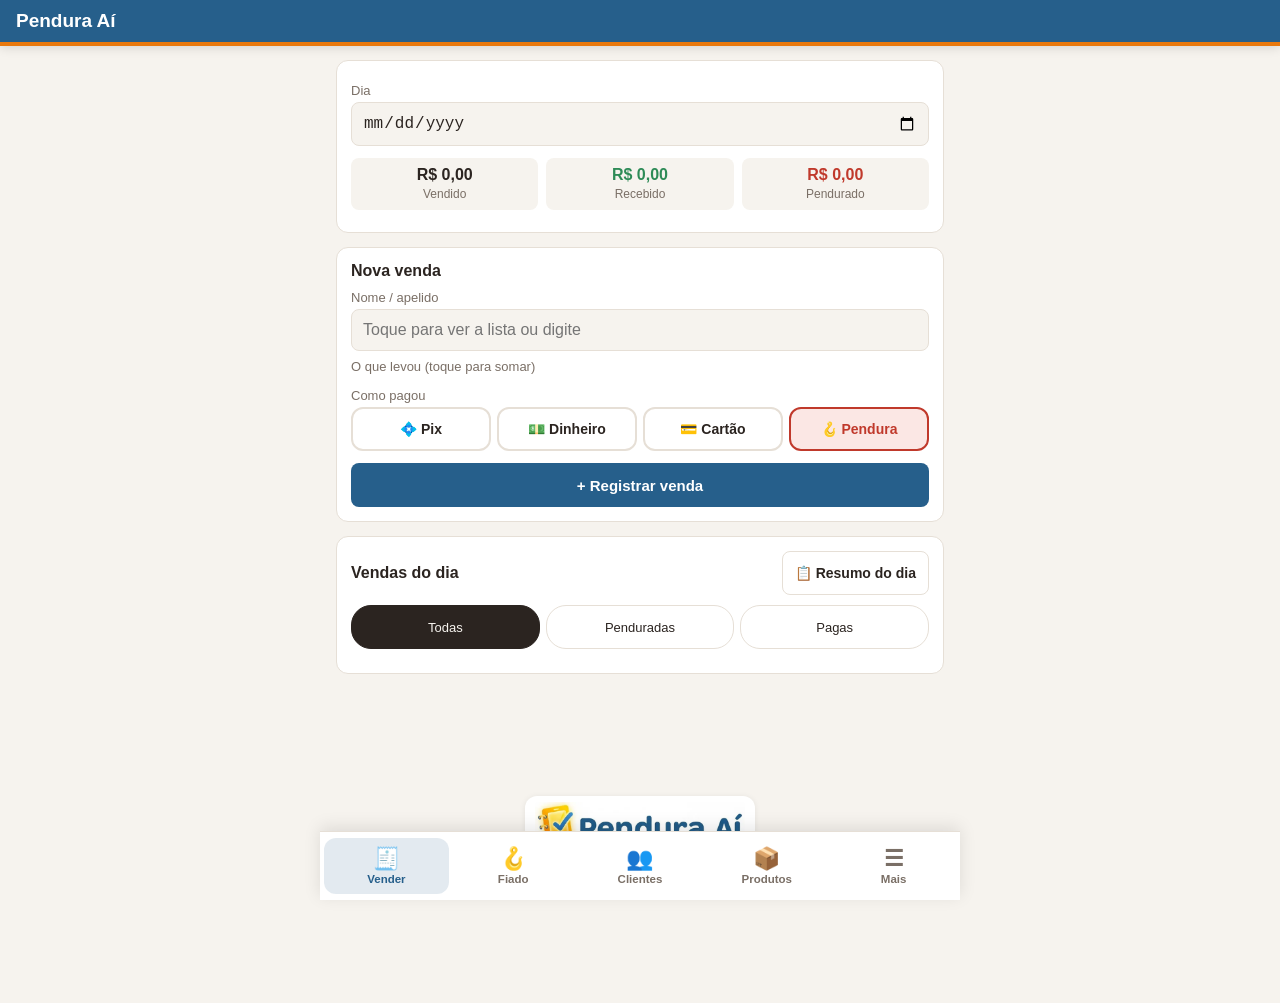
<file: pendura-ai/src/app.html>
<!DOCTYPE html>
<html lang="pt-BR">
<head>
<meta charset="UTF-8">
<meta name="viewport" content="width=device-width, initial-scale=1, maximum-scale=1">
<meta name="theme-color" content="#265F8B">
<!--@HEAD_PWA-->
<link rel="apple-touch-icon" href="icone-192.png">
<meta name="apple-mobile-web-app-capable" content="yes">
<title>@TITULO</title>
<link rel="icon" href="[data-uri]">
<style>
  :root{
    --bg:#f6f3ee; --card:#fff; --ink:#2b2420; --muted:#7a6f66; --line:#e6dfd6;
    --brand:#265F8B; --brand-ink:#fff; --accent:#E9790D; --ok:#2e8b57; --ok-bg:#e3f4ea; --open:#c0392b; --open-bg:#fbe7e4;
  }
  @media (prefers-color-scheme: dark){
    :root{ --bg:#1b1816; --card:#262220; --ink:#f1ebe4; --muted:#a89d93; --line:#3a3431;
      --ok-bg:#1f3a2b; --open-bg:#43201c; }
  }
  *{box-sizing:border-box}
  body{margin:0;font-family:-apple-system,BlinkMacSystemFont,"Segoe UI",Roboto,sans-serif;background:var(--bg);color:var(--ink);font-size:16px}
  header{position:sticky;top:0;z-index:5;background:var(--brand);color:var(--brand-ink);padding:12px 16px 0}
  header h1{margin:0 0 10px;font-size:19px;display:flex;align-items:center;gap:10px;min-width:0}
  header.com-banner{background-size:cover;background-position:center;color:#fff;padding-top:16px}
  header.com-banner h1{margin-bottom:14px;text-shadow:0 1px 4px rgba(0,0,0,.6)}
  header.com-banner .tab{color:#fff;text-shadow:0 1px 3px rgba(0,0,0,.6)}
  header.com-banner .tab.active{border-bottom-color:#fff}
  .banner-prev{height:90px;border:1px dashed var(--line);border-radius:10px;background:var(--bg) center/cover no-repeat;display:flex;align-items:center;justify-content:center;margin-top:8px}
  .qtd-row{display:flex;gap:8px;align-items:stretch}
  .gs-status{font-size:13px;font-weight:700;margin-top:10px;text-align:center;color:var(--muted);padding:6px 10px;border-radius:20px;background:var(--bg)}
  .gs-status.ok{color:var(--ok)} .gs-status.pend{color:#b7791f} .gs-status.erro{color:var(--open)}
  .passos{margin:6px 0 0;padding-left:20px;font-size:14px;line-height:1.5}
  .passos li{margin-bottom:6px}
  .gs-code{font-family:ui-monospace,Menlo,monospace;font-size:13px;letter-spacing:.5px;background:var(--bg);border:1px solid var(--line);border-radius:8px;padding:10px;word-break:break-all;text-align:center;font-weight:700}
  .dia-flag{display:flex;align-items:center;gap:6px;font-size:13px;color:var(--brand);font-weight:700;margin-top:4px;cursor:pointer}
  .dia-flag input{width:18px;height:18px}
  .prod-dia{font-size:13px;background:var(--bg);border-radius:8px;padding:8px 10px;margin-top:8px}
  .adm-tabs{flex-wrap:wrap}
  .adm-tabs .chip{flex:1 1 30%}
  .padrao{font-size:12px;font-weight:700;margin-top:6px}
  .padrao.ok{color:var(--ok)} .padrao.mud{color:var(--open)}
  .rel-det{background:var(--bg);border-radius:10px;padding:6px 10px;margin:0 0 10px}
  .rel-it{display:flex;align-items:center;gap:6px;padding:8px 0;border-bottom:1px solid var(--line);flex-wrap:wrap}
  .rel-it:last-child{border-bottom:0}
  .rel-it .tx{flex:1 1 100%;min-width:0;font-size:14px}
  .rel-it .pay{flex:1 1 auto;text-align:center}
  .rel-it .tx small{display:block;color:var(--muted);font-size:12px}
  .rel-it .mini{border:1px solid var(--line);background:var(--card);color:var(--ink);border-radius:8px;padding:6px 8px;font-size:12px;font-weight:600;cursor:pointer}
  .rel-it .mini.x{color:var(--open);border-color:var(--open)}
  .pay.botao{cursor:pointer;border:0}
  .perm{width:100%;border-collapse:collapse;font-size:12px}
  .perm th,.perm td{border-bottom:1px solid var(--line);padding:6px 4px;text-align:center}
  .perm td:first-child,.perm th:first-child{text-align:left}
  .tela-cheia{position:fixed;inset:0;z-index:70;background:var(--bg);color:var(--ink);display:flex;flex-direction:column;align-items:center;justify-content:center;padding:24px 18px;text-align:center;overflow:auto}
  .tela-cheia img.mk{width:min(70vw,260px);background:#fff;border-radius:14px;padding:8px 12px;margin-bottom:16px}
  .tela-cheia h2{margin:0 0 8px;font-size:22px}
  .tela-cheia p{margin:0 0 14px;max-width:420px;color:var(--muted);line-height:1.5}
  .tela-cheia .btn{max-width:420px}
  .ro-linha{font-size:13px;font-weight:700;text-align:center;margin-top:8px;color:#a15c07;background:#fff4e0;border-radius:10px;padding:8px}
  .qtd-row{align-items:center}
  .qtd-row input{flex:0 0 72px;width:72px;text-align:center;font-weight:700}
  .qtd-btn{flex:0 0 40px;height:38px;border:1px solid var(--line);background:var(--card);color:var(--ink);border-radius:8px;font-size:15px;font-weight:700;cursor:pointer}
  .ac-wrap{position:relative}
  .ac{position:absolute;left:0;right:0;top:calc(100% + 4px);z-index:8;background:var(--card);border:1px solid var(--line);border-radius:10px;max-height:260px;overflow-y:auto;box-shadow:0 6px 18px rgba(0,0,0,.15)}
  .ac button{display:flex;justify-content:space-between;gap:8px;width:100%;text-align:left;padding:12px;border:0;border-bottom:1px solid var(--line);background:none;color:var(--ink);font-size:15px;cursor:pointer}
  .ac button:last-child{border-bottom:0}
  .ac button small{color:var(--muted);font-size:12px;white-space:nowrap}
  .ac button.novo{color:var(--brand);font-weight:700}
  .ac .vazio{padding:12px;color:var(--muted);font-size:14px}
  .qtd-btn.ativo{background:var(--brand);color:var(--brand-ink);border-color:var(--brand)}
  .camp-item{display:flex;align-items:center;gap:10px;padding:9px 0;border-bottom:1px solid var(--line)}
  .camp-item:last-child{border-bottom:0}
  .camp-item input{width:20px;height:20px;flex:0 0 20px}
  .camp-item .grow{flex:1;min-width:0}
  .camp-item .ok{font-size:12px;color:var(--ok);font-weight:700}
  .camp-prox{background:var(--bg);border-radius:10px;padding:12px;margin-top:10px;text-align:center}
  .camp-prox b{display:block;font-size:17px;margin:4px 0 10px}
  header h1 span{overflow:hidden;text-overflow:ellipsis;white-space:nowrap}
  .logo{height:46px;width:auto;max-width:138px;object-fit:contain;flex-shrink:0;border-radius:6px}
  .logo-prev{display:flex;align-items:center;justify-content:center;height:110px;border:1px dashed var(--line);border-radius:10px;background:var(--bg);margin-top:8px}
  .logo-prev img{max-height:96px;max-width:90%;object-fit:contain}
  .cor{display:flex;align-items:center;gap:10px;padding:6px 0}
  .cor span{flex:1;font-size:15px}
  .cor input[type=color]{width:52px;height:38px;padding:2px;flex:0 0 52px;cursor:pointer}
  .tabs{display:flex;gap:4px}
  .tab{flex:1;border:0;background:transparent;color:var(--brand-ink);opacity:.75;padding:10px 1px;font-size:13px;font-weight:600;border-bottom:3px solid transparent;cursor:pointer}
  .tab.active{opacity:1;border-bottom-color:var(--accent)}
  main{padding:14px 16px 10px;max-width:640px;margin:0 auto}
  .marca-rodape{text-align:center;padding:8px 16px 96px}
  .marca-rodape img{width:min(70vw,230px);height:auto;background:#fff;border-radius:12px;padding:6px 10px;box-shadow:0 1px 6px rgba(0,0,0,.08)}
  .marca-rodape div{font-size:11px;color:var(--muted);margin-top:4px}
  .card{background:var(--card);border:1px solid var(--line);border-radius:12px;padding:14px;margin-bottom:14px}
  .card h2{margin:0 0 10px;font-size:16px}
  label{display:block;font-size:13px;color:var(--muted);margin:8px 0 4px}
  input,select{width:100%;padding:11px;border:1px solid var(--line);border-radius:8px;font-size:16px;background:var(--bg);color:var(--ink)}
  .row{display:flex;gap:8px}
  .row>*{flex:1}
  .row .small{flex:0 0 80px}
  button.btn{border:0;border-radius:8px;padding:12px 14px;font-size:15px;font-weight:600;cursor:pointer;background:var(--brand);color:var(--brand-ink)}
  button.btn.full{width:100%;margin-top:12px}
  button.btn.ghost{background:transparent;color:var(--ink);border:1px solid var(--line)}
  button.btn.wa{background:#25d366;color:#fff}
  .totals{display:grid;grid-template-columns:repeat(3,1fr);gap:8px;text-align:center}
  .totals div{background:var(--bg);border-radius:8px;padding:8px 4px}
  .totals b{display:block;font-size:16px}
  .totals span{font-size:12px;color:var(--muted)}
  .filters{display:flex;gap:6px;margin-bottom:10px}
  .chip{flex:1;border:1px solid var(--line);background:var(--card);color:var(--ink);border-radius:20px;padding:7px;font-size:13px;cursor:pointer}
  .chip.active{background:var(--ink);color:var(--bg);border-color:var(--ink)}
  .sale{display:flex;align-items:center;gap:10px;padding:10px 0;border-bottom:1px solid var(--line)}
  .sale:last-child{border-bottom:0}
  .sale .info{flex:1;min-width:0}
  .sale .name{font-weight:600}
  .sale .prod{font-size:13px;color:var(--muted)}
  .pay{border:0;border-radius:20px;padding:8px 12px;font-size:13px;font-weight:700;cursor:pointer;white-space:nowrap}
  .pay.paid{background:var(--ok-bg);color:var(--ok)}
  .pay.open{background:var(--open-bg);color:var(--open)}
  .del{border:0;background:transparent;color:var(--muted);font-size:20px;cursor:pointer;padding:4px}
  .item{display:flex;align-items:center;gap:8px;padding:8px 0;border-bottom:1px solid var(--line)}
  .item:last-child{border-bottom:0}
  .item .grow{flex:1}
  .empty{color:var(--muted);text-align:center;padding:14px;font-size:14px}
  textarea{width:100%;min-height:220px;padding:10px;border:1px solid var(--line);border-radius:8px;font-family:inherit;font-size:14px;background:var(--bg);color:var(--ink)}
  .hidden{display:none !important}
  .perigo{position:fixed;inset:0;z-index:60;background:rgba(0,0,0,.72);display:flex;align-items:center;justify-content:center;padding:16px}
  .perigo-box{background:#fff;color:#1b1b1b;width:100%;max-width:440px;border-radius:18px;overflow:hidden;box-shadow:0 20px 50px rgba(0,0,0,.45);animation:perigoIn .25s ease-out}
  @keyframes perigoIn{from{transform:scale(.92);opacity:0}to{transform:scale(1);opacity:1}}
  .perigo-topo{background:#b3261e;color:#fff;text-align:center;padding:22px 16px 18px}
  .perigo-topo .ic{font-size:54px;line-height:1}
  .perigo-topo h3{margin:8px 0 0;font-size:22px;font-weight:800;letter-spacing:.3px}
  .perigo-topo small{display:block;margin-top:4px;font-size:13px;opacity:.9;font-weight:700}
  .perigo-corpo{padding:18px 18px 6px;font-size:16px;line-height:1.45}
  .perigo-corpo ul{margin:10px 0 0;padding-left:20px}
  .perigo-corpo li{margin-bottom:6px}
  .perigo-corpo input{width:100%;margin-top:10px;padding:12px;font-size:20px;font-weight:800;text-align:center;letter-spacing:3px;border:2px solid #b3261e;border-radius:10px;background:#fff;color:#111;text-transform:uppercase}
  .perigo-corpo input.c-usu,.perigo-corpo input.c-sen,.perigo-corpo input.t-novo{text-transform:none;letter-spacing:normal;text-align:left;font-weight:400;font-size:17px;border:1px solid #bbb}
  .perigo-acoes{display:flex;flex-direction:column;gap:10px;padding:16px 18px 20px}
  .perigo-acoes .voltar{background:#1f7a4a;color:#fff;border:0;border-radius:12px;padding:16px;font-size:18px;font-weight:800;cursor:pointer}
  .perigo-acoes .seguir{background:transparent;color:#b3261e;border:1px solid #e3b3af;border-radius:12px;padding:11px;font-size:14px;font-weight:600;cursor:pointer}
  .perigo-acoes .seguir:disabled{opacity:.35;cursor:not-allowed}
  .perigo-box.neutro .perigo-topo{background:var(--brand);color:var(--brand-ink)}
  .pin-in{letter-spacing:10px!important;font-size:28px!important;border-color:var(--brand)!important;text-transform:none!important}
  .pin-erro{color:#b3261e;font-weight:700;font-size:14px;min-height:20px;margin-top:8px;text-align:center}
  .pin-link{background:none;border:0;color:#555;text-decoration:underline;font-size:13px;cursor:pointer;margin-top:4px}
  .avisos{position:fixed;top:12px;right:12px;z-index:50;display:flex;flex-direction:column;align-items:flex-end;gap:8px;width:min(88vw,380px);pointer-events:none}
  .aviso{pointer-events:auto;width:100%;display:flex;align-items:flex-start;gap:10px;padding:14px 14px 14px 16px;border-radius:12px;
    font-size:15px;font-weight:600;line-height:1.35;color:#fff;background:#2b2420;box-shadow:0 8px 24px rgba(0,0,0,.28);border-left:6px solid rgba(255,255,255,.55);
    transform:translateX(130%);opacity:0;transition:transform .45s cubic-bezier(.2,.9,.3,1.2),opacity .3s}
  .aviso.entra{transform:translateX(0);opacity:1}
  .aviso.sai{transform:translateX(140%);opacity:0;transition:transform 1.4s ease-in,opacity 1.4s ease-in}
  .aviso .ic{font-size:20px;line-height:1}
  .aviso .tx{flex:1}
  .aviso .tx b{font-weight:800}
  .aviso .fx{border:0;background:rgba(255,255,255,.18);color:#fff;border-radius:50%;width:26px;height:26px;font-size:15px;cursor:pointer;flex:0 0 26px}
  .aviso.ok{background:#1f7a4a} .aviso.erro{background:#b3261e} .aviso.info{background:#2b4c7e} .aviso.atencao{background:#a15c07}
  .aviso .btn{background:#fff;color:#b3261e}
  .modal{position:fixed;inset:0;background:rgba(0,0,0,.5);display:flex;align-items:flex-end;justify-content:center;z-index:10}
  .modal .card{width:100%;max-width:640px;margin:0;border-radius:16px 16px 0 0}
  .qrtela{position:fixed;inset:0;z-index:20;background:#fff;color:#111;display:flex;flex-direction:column;align-items:center;justify-content:center;padding:20px 16px;text-align:center;overflow:auto}
  .qrtela .qrbox{width:min(78vw,340px);aspect-ratio:1/1;background:#fff;padding:10px;border-radius:12px;box-shadow:0 2px 14px rgba(0,0,0,.12)}
  .qrtela .qrbox svg{width:100%;height:100%;display:block}
  .qrtela h3{margin:0 0 2px;font-size:18px}
  .qrtela .valor{font-size:30px;font-weight:800;margin:10px 0 2px}
  .qrtela .sub{font-size:13px;color:#555;margin-bottom:12px}
  .qrtela input{max-width:180px;text-align:center;font-size:18px;background:#f4f4f4;color:#111;border-color:#ddd}
  .qrtela .acoes{display:flex;gap:8px;width:100%;max-width:360px;margin-top:12px}
  .qrtela .acoes .btn{flex:1}
  .qrtela .btn.ghost{color:#111;border-color:#ccc}

  /* ===== Layout novo (26/10/2026): menu embaixo, toca e soma, ficha do cliente ===== */
  header{padding:10px 16px;border-bottom:4px solid var(--accent);box-shadow:0 2px 10px rgba(0,0,0,.12)}
  header h1{margin:0}
  header.com-banner h1{margin-bottom:0}
  #nav{position:fixed;left:0;right:0;bottom:0;z-index:30;display:grid;grid-template-columns:repeat(5,1fr);gap:2px;max-width:640px;margin:0 auto;
    background:var(--card);border-top:1px solid var(--line);padding:6px 4px calc(6px + env(safe-area-inset-bottom));box-shadow:0 -4px 16px rgba(0,0,0,.1)}
  #nav .tab{display:flex;flex-direction:column;align-items:center;justify-content:center;gap:3px;min-height:56px;padding:4px 2px;border:0;border-radius:12px;
    background:transparent;color:var(--muted);opacity:1;font-size:11.5px;font-weight:700}
  #nav .tab .ic{font-size:22px;line-height:1}
  #nav .tab.active{background:rgba(38,95,139,.12);background:color-mix(in srgb,var(--brand) 13%,transparent);color:var(--brand)}
  main{padding-bottom:100px}
  .marca-rodape{padding-bottom:110px}
  .modal{z-index:40} .qrtela{z-index:45}
  .sec-tit{display:flex;align-items:center;justify-content:space-between;gap:8px;margin-bottom:10px}
  .sec-tit h2{margin:0}
  .sec-tit .btn{padding:8px 12px;font-size:14px}
  .tiles{display:grid;grid-template-columns:repeat(auto-fill,minmax(128px,1fr));gap:8px;margin-top:6px}
  .tile{position:relative;display:flex;flex-direction:column;justify-content:space-between;gap:4px;text-align:left;min-height:76px;padding:10px;
    border:2px solid var(--line);border-radius:14px;background:var(--card);color:var(--ink);font:inherit;font-size:15px;cursor:pointer;transition:transform .08s}
  .tile b{font-weight:700;line-height:1.2}
  .tile span{color:var(--muted);font-size:13px}
  .tile:active{transform:scale(.96)}
  .tile.on{border-color:var(--brand);background:var(--bg)}
  .tile .qn{position:absolute;top:-8px;right:-8px;min-width:28px;height:28px;padding:0 7px;border-radius:14px;background:var(--accent);color:#fff;
    font-style:normal;font-weight:800;font-size:14px;display:flex;align-items:center;justify-content:center;box-shadow:0 2px 6px rgba(0,0,0,.2)}
  .carrinho{margin-top:10px;background:var(--bg);border-radius:12px;padding:2px 10px}
  .carrinho .item small{display:block;color:var(--muted);font-size:12px}
  .qtd-n{min-width:26px;text-align:center}
  .carrinho-tot{display:flex;justify-content:space-between;padding:10px 0 8px;font-size:17px}
  .formas{display:grid;grid-template-columns:repeat(4,1fr);gap:6px}
  .forma{min-height:54px;border:2px solid var(--line);border-radius:12px;background:var(--card);color:var(--ink);font:inherit;font-size:14px;font-weight:700;cursor:pointer;padding:6px 4px}
  .forma.on{border-color:var(--ok);background:var(--ok-bg);color:var(--ok)}
  .forma.pendura.on{border-color:var(--open);background:var(--open-bg);color:var(--open)}
  .formas-grande{grid-template-columns:1fr}
  .formas-grande .forma{min-height:58px;font-size:18px}
  @media (max-width:360px){.formas{grid-template-columns:repeat(2,1fr)}}
  .cli-info{font-size:13px;line-height:1.45;background:var(--bg);border-radius:10px;padding:8px 10px;margin-top:8px}
  .chips-wrap{flex-wrap:wrap}
  .chips-wrap .chip{flex:0 0 auto;padding:8px 12px}
  .cli-row{display:flex;align-items:center;gap:10px;width:100%;text-align:left;padding:12px 2px;border:0;border-bottom:1px solid var(--line);
    background:none;color:var(--ink);font:inherit;cursor:pointer;min-height:60px}
  .cli-row:last-child{border-bottom:0}
  .cli-row .grow{flex:1;min-width:0}
  .cli-row small{display:block;color:var(--muted);font-size:12.5px;margin-top:2px}
  .saldo{border-radius:12px;padding:12px;margin:10px 0;text-align:center;font-weight:700}
  .saldo.deve{background:var(--open-bg);color:var(--open)}
  .saldo.ok{background:var(--ok-bg);color:var(--ok)}
  .saldo b{display:block;font-size:28px}
  .kgrid{display:grid;grid-template-columns:repeat(auto-fit,minmax(130px,1fr));gap:8px;margin:10px 0}
  .kgrid div{background:var(--bg);border-radius:10px;padding:8px 10px}
  .kgrid span{display:block;font-size:12px;color:var(--muted)}
  .kgrid b{font-size:16px}
  .barra{height:8px;border-radius:4px;background:var(--bg);overflow:hidden;margin:3px 0 9px}
  .barra i{display:block;height:100%;background:var(--accent)}
  .hub{display:grid;grid-template-columns:1fr 1fr;gap:8px}
  .hub button{display:flex;flex-direction:column;align-items:flex-start;gap:2px;text-align:left;min-height:84px;padding:12px;border:1px solid var(--line);
    border-radius:14px;background:var(--card);color:var(--ink);font:inherit;font-weight:700;font-size:15px;cursor:pointer}
  .hub .ic{font-size:24px}
  .hub small{font-weight:400;color:var(--muted);font-size:12px;line-height:1.3}
  :focus-visible{outline:3px solid var(--accent);outline-offset:2px}
  button.btn,.chip,.pay,.forma{min-height:44px}
  .qtd-btn{flex:0 0 44px;height:44px}
  @media (prefers-reduced-motion:reduce){*,*::before,*::after{transition:none!important;animation:none!important}}
</style>
<!--@TREINO_CSS-->
<!-- Padrões de fábrica desta empresa (link da planilha e código de segurança). A "cópia limpa" sai com estes campos vazios. -->
<script id="padroes" type="application/json">{"url":"","token":"","empresa":"","painel":""}</script>
</head>
<body>
<header>
  <h1><img id="hLogo" class="logo hidden" alt=""><span id="hNome">Pendura Aí</span></h1>
</header>
<nav class="tabs" id="nav" aria-label="Menu principal">
  <button class="tab active" data-tab="vendas" aria-current="page"><span class="ic" aria-hidden="true">🧾</span>Vender</button>
  <button class="tab" data-tab="rel"><span class="ic" aria-hidden="true">🪝</span>Fiado</button>
  <button class="tab" data-tab="cli"><span class="ic" aria-hidden="true">👥</span>Clientes</button>
  <button class="tab" data-tab="prod"><span class="ic" aria-hidden="true">📦</span>Produtos</button>
  <button class="tab" data-tab="mais"><span class="ic" aria-hidden="true">☰</span>Mais</button>
</nav>

<main>
  <!-- ===== VENDAS ===== -->
  <section id="tab-vendas">
    <div class="card">
      <label for="dia">Dia</label>
      <input type="date" id="dia">
      <div class="totals" style="margin-top:12px">
        <div><b id="tTotal">R$ 0,00</b><span>Vendido</span></div>
        <div><b id="tPago" style="color:var(--ok)">R$ 0,00</b><span>Recebido</span></div>
        <div><b id="tAberto" style="color:var(--open)">R$ 0,00</b><span>Pendurado</span></div>
      </div>
      <div id="gsStatus" class="gs-status hidden"></div>
      <div id="usuLinha" style="font-size:12px;color:var(--muted);text-align:center;margin-top:8px"></div>
      <div id="roLinha" class="ro-linha hidden"></div>
      <button class="btn ghost full hidden" id="btnInstalar" style="margin-top:10px">📲 Instalar o app neste celular (funciona sem internet)</button>
      <div id="offlineLinha" class="hidden" style="font-size:12px;font-weight:700;text-align:center;margin-top:8px;color:#a15c07">📴 Sem internet: as vendas ficam salvas e vão para a planilha quando o sinal voltar</div>
    </div>

    <div class="card">
      <h2>Nova venda</h2>
      <label for="vNome">Nome / apelido</label>
      <div class="ac-wrap">
        <input id="vNome" autocomplete="off" placeholder="Toque para ver a lista ou digite">
        <div id="acLista" class="ac hidden" role="listbox"></div>
      </div>
      <div id="vFoneBox" class="hidden">
        <label for="vFone" id="vFoneLbl">WhatsApp do novo cliente (opcional)</label>
        <input id="vFone" inputmode="tel" autocomplete="off" placeholder="(11) 91234-5678">
      </div>
      <div id="vCliInfo" class="cli-info hidden" aria-live="polite"></div>
      <label>O que levou <span style="font-weight:400">(toque para somar)</span></label>
      <input id="vBuscaProd" type="search" class="hidden" autocomplete="off" placeholder="🔎 Procurar produto" style="margin-bottom:6px">
      <div class="tiles" id="vTiles"></div>
      <div id="vCarrinho"></div>
      <label>Como pagou</label>
      <div class="formas" id="vFormas" role="group" aria-label="Como pagou">
        <button type="button" class="forma" data-forma="pix">💠 Pix</button>
        <button type="button" class="forma" data-forma="dinheiro">💵 Dinheiro</button>
        <button type="button" class="forma" data-forma="cartao">💳 Cartão</button>
        <button type="button" class="forma pendura on" data-forma="" aria-pressed="true">🪝 Pendura</button>
      </div>
      <button class="btn full" id="btnAddVenda">+ Registrar venda</button>
    </div>

    <div class="card">
      <div class="sec-tit"><h2>Vendas do dia</h2><button class="btn ghost" id="btnMsg">📋 Resumo do dia</button></div>
      <div class="filters">
        <button class="chip active" data-f="todos">Todas</button>
        <button class="chip" data-f="aberto">Penduradas</button>
        <button class="chip" data-f="pago">Pagas</button>
      </div>
      <div id="listaVendas"></div>
    </div>
  </section>

  <!-- ===== RELATÓRIO ===== -->
  <section id="tab-rel" class="hidden">
    <div class="card">
      <h2>🪝 Fiado · quanto cada um deve</h2>
      <div class="filters" id="relFiltros">
        <button class="chip" data-p="dia">Dia</button>
        <button class="chip active" data-p="mes">Mês</button>
        <button class="chip" data-p="tudo">Tudo</button>
      </div>
      <input type="date" id="relDia" class="hidden" style="margin-bottom:10px">
      <input type="month" id="relMes" style="margin-bottom:10px">
      <div class="filters" id="relSit">
        <button class="chip active" data-s="todos">Todos</button>
        <button class="chip" data-s="aberto">Devendo</button>
        <button class="chip" data-s="pago">Quitados</button>
      </div>
      <div class="totals" style="margin-bottom:10px">
        <div><b id="rTotal">R$ 0,00</b><span>Vendido</span></div>
        <div><b id="rPago" style="color:var(--ok)">R$ 0,00</b><span>Recebido</span></div>
        <div><b id="rAberto" style="color:var(--open)">R$ 0,00</b><span>Pendurado</span></div>
      </div>
      <div id="relLista"></div>
      <button class="btn full" id="btnRelMsg">📋 Montar relatório</button>
    </div>
  </section>

  <!-- ===== CLIENTES ===== -->
  <section id="tab-cli" class="hidden">
    <div class="card" id="cliListaCard">
      <div class="sec-tit"><h2>👥 Clientes</h2><span id="cliCount" style="font-size:13px;color:var(--muted)"></span></div>
      <input id="cliBusca" type="search" autocomplete="off" placeholder="🔎 Buscar por nome ou WhatsApp">
      <div class="filters chips-wrap" id="cliFiltros" style="margin-top:10px"></div>
      <label for="cliOrdem">Ordenar</label>
      <select id="cliOrdem">
        <option value="deve">Quem deve mais</option>
        <option value="recente">Comprou por último</option>
        <option value="total">Quem mais compra</option>
        <option value="nome">Nome (A-Z)</option>
      </select>
      <div id="cliLista" style="margin-top:6px"></div>
    </div>
    <div class="card hidden" id="cliFicha"></div>
    <div class="card" id="cliNovoCard">
      <h2>＋ Novo cliente</h2>
      <label for="cNome">Nome / apelido</label>
      <input id="cNome" placeholder="Ex.: João da portaria">
      <label for="cFone">WhatsApp (opcional)</label>
      <input id="cFone" inputmode="tel" placeholder="(11) 91234-5678">
      <button class="btn full" id="btnAddCli">+ Adicionar cliente</button>
      <p style="font-size:12px;color:var(--muted);margin:8px 0 0">Na hora da venda, um nome novo também é cadastrado sozinho.</p>
    </div>
  </section>

  <!-- ===== MAIS ===== -->
  <section id="tab-mais" class="hidden">
    <div class="card">
      <h2>☰ Mais</h2>
      <div class="hub" id="hub">
        <button type="button" data-ir="camp"><span class="ic" aria-hidden="true">📣</span>Campanha<small>Avisar os clientes no WhatsApp</small></button>
        <button type="button" data-ir="resumo"><span class="ic" aria-hidden="true">📋</span>Resumo do dia<small>Vendas, pagos e pendurados</small></button>
        <button type="button" data-ir="adm:apar"><span class="ic" aria-hidden="true">🎨</span>Aparência 🔒<small>Nome, logo, banner e cores</small></button>
        <button type="button" data-ir="adm:pix"><span class="ic" aria-hidden="true">💳</span>Pix 🔒<small>Chave para receber</small></button>
        <button type="button" data-ir="adm:gs"><span class="ic" aria-hidden="true">☁️</span>Planilha 🔒<small>Google Planilhas</small></button>
        <button type="button" data-ir="adm:bkp"><span class="ic" aria-hidden="true">💾</span>Backup 🔒<small>Guardar uma cópia</small></button>
        <button type="button" data-ir="adm:seg"><span class="ic" aria-hidden="true">🔑</span>Segurança 🔒<small>Usuários e senhas</small></button>
        <button type="button" data-ir="treino"><span class="ic" aria-hidden="true">🎓</span>Treino guiado<small>Aprender usando, sem medo de errar</small></button>
      </div>
      <p style="font-size:12px;color:var(--muted);margin:10px 0 0">🔒 Com a planilha conectada, pede usuário e senha de gerente ou dono.</p>
    </div>
  </section>

  <!-- ===== CAMPANHA ===== -->
  <section id="tab-camp" class="hidden">
    <div class="card">
      <h2>📣 Mensagem da campanha</h2>
      <textarea id="campTxt" style="min-height:140px" maxlength="2000" placeholder="Ex.: Olá, {nome}! Hoje tem torta salgada fresquinha 😋 Faça sua reserva respondendo esta mensagem."></textarea>
      <p style="font-size:12px;color:var(--muted);margin:6px 0 0">Escreva <b>{nome}</b> para o nome do cliente (só no envio um a um) e <b>{produto}</b> para os produtos marcados como "Produto do dia". O texto fica salvo.</p>
      <div class="prod-dia" id="campProdDia"></div>
      <div style="font-size:12px;color:var(--muted);margin-top:8px">Prévia:</div>
      <div id="campPrevia" style="white-space:pre-wrap;font-size:14px;background:var(--bg);border-radius:8px;padding:10px;margin-top:4px;min-height:20px"></div>
      <button class="btn ghost full" id="campExemplo" style="margin-top:8px">✨ Usar um exemplo</button>
    </div>

    <div class="card">
      <h2>👥 Quem recebe</h2>
      <div class="row" style="margin-bottom:6px">
        <button class="btn ghost" id="campTodos">Marcar todos</button>
        <button class="btn ghost" id="campNenhum">Desmarcar</button>
      </div>
      <div id="campInfo" style="font-size:13px;color:var(--muted);margin:6px 0"></div>
      <div id="campLista"></div>
      <p style="font-size:12px;color:var(--muted);margin:8px 0 0">Envie só para clientes que gostam de receber seus avisos.</p>
    </div>

    <div class="card">
      <h2>🚀 Enviar</h2>
      <button class="btn wa full" id="campUmAUm" style="margin-top:0">📲 Enviar um a um</button>
      <div id="campProx" class="camp-prox hidden">
        <div id="campProg" style="font-size:13px;color:var(--muted)"></div>
        <b id="campNome"></b>
        <div class="row">
          <button class="btn ghost" id="campPular">Pular</button>
          <button class="btn wa" id="campAbrir">Abrir WhatsApp</button>
        </div>
      </div>
      <button class="btn ghost full" id="campCopiar">📋 Copiar para lista de transmissão</button>
      <p style="font-size:12px;color:var(--muted);margin:8px 0 0">Lista de transmissão: copie, abra a lista no WhatsApp e cole. Ela só chega para quem salvou o seu número. O {nome} é retirado automaticamente.</p>
      <button class="btn ghost full" id="campNova">🔄 Nova campanha (zerar enviados)</button>
    </div>
  </section>

  <!-- ===== PRODUTOS ===== -->
  <section id="tab-prod" class="hidden">
    <div class="card">
      <h2>📦 Produtos</h2>
      <p style="font-size:13px;color:var(--muted);margin:0 0 4px">Cadastrar é livre. Editar e excluir pedem usuário e senha de gerente ou dono (conferidos na planilha).</p>
      <div class="row">
        <div><label for="pNome">Nome</label><input id="pNome" placeholder="Ex.: Batata de frango"></div>
        <div class="small" style="flex-basis:110px"><label for="pPreco">Preço</label><input id="pPreco" inputmode="decimal" placeholder="0,00"><div id="pPrecoVer" style="font-size:12px;color:var(--muted);margin-top:3px"></div></div>
      </div>
      <button class="btn full" id="btnAddProd">+ Adicionar produto</button>
      <div id="listaProd" style="margin-top:10px"></div>
    </div>

  </section>

  <!-- ===== ADMIN ===== -->
  <section id="tab-admin" class="hidden">
    <div class="filters adm-tabs" id="admTabs">
      <button class="chip active" data-a="apar">Aparência</button>
      <button class="chip" data-a="pix">Pix</button>
      <button class="chip" data-a="gs">Planilha</button>
      <button class="chip" data-a="bkp">Backup</button>
      <button class="chip" data-a="seg">Segurança</button>
    </div>
    <button class="btn ghost full" id="btnBloquear" style="margin:0 0 12px">🔒 Bloquear o Admin agora</button>

    <div id="adm-apar">
      <div class="card">
        <h2>Nome e logotipo</h2>
        <label for="aNome">Nome do negócio</label>
        <input id="aNome" placeholder="Ex.: Recheadinha" maxlength="40">
        <label>Logotipo</label>
        <div class="logo-prev" id="logoPrev"><span style="color:var(--muted);font-size:13px">Sem logotipo</span></div>
        <div class="row" style="margin-top:8px">
          <button class="btn ghost" id="btnLogo">📱 Do aparelho</button>
          <button class="btn ghost" id="btnLogoDel">Remover</button>
        </div>
        <input type="file" id="fileLogo" accept="image/*" class="hidden">
        <label for="logoUrl">ou cole o link da imagem</label>
        <div class="row"><input id="logoUrl" inputmode="url" autocomplete="off" placeholder="https://..."><button class="btn" id="btnLogoUrl" style="flex:0 0 auto">Usar link</button></div>
        <p style="font-size:12px;color:var(--muted);margin:8px 0 0">A imagem é ajustada automaticamente, sem esticar nem cortar. <b>Imagem por link também vai para um celular novo</b> pela planilha; imagem do aparelho fica só neste celular.</p>
      </div>

      <div class="card">
        <h2>🖼 Banner do topo</h2>
        <div class="banner-prev" id="bannerPrev"><span style="color:var(--muted);font-size:13px">Sem banner</span></div>
        <div class="row" style="margin-top:8px">
          <button class="btn ghost" id="btnBanner">📱 Do aparelho</button>
          <button class="btn ghost" id="btnBannerDel">Remover</button>
        </div>
        <input type="file" id="fileBanner" accept="image/*" class="hidden">
        <label for="bannerUrl">ou cole o link da imagem</label>
        <div class="row"><input id="bannerUrl" inputmode="url" autocomplete="off" placeholder="https://..."><button class="btn" id="btnBannerUrl" style="flex:0 0 auto">Usar link</button></div>
        <p style="font-size:12px;color:var(--muted);margin:8px 0 0">A imagem preenche o fundo do topo sem distorcer (pode cortar um pouco das bordas) e recebe um leve escurecido para o nome continuar legível. Link do Google Drive funciona se o arquivo estiver compartilhado como "Qualquer pessoa com o link".</p>
      </div>

      <div class="card">
        <h2>Cores</h2>
        <div class="cor"><span>Cor principal (topo e botões)</span><input type="color" id="corBrand"></div>
        <div class="cor"><span>Fundo</span><input type="color" id="corBg"></div>
        <div class="cor"><span>Pago</span><input type="color" id="corOk"></div>
        <div class="cor"><span>Em aberto</span><input type="color" id="corOpen"></div>
        <button class="btn ghost full" id="btnCorReset">Restaurar cores padrão</button>
      </div>
    </div>

    <div id="adm-pix" class="hidden">
      <div class="card">
        <h2>💳 Pix da loja</h2>
        <p style="font-size:13px;color:var(--muted);margin:0 0 4px">Usado no extrato de cada cliente: o código Pix copia e cola já vai com o valor em aberto.</p>
        <div id="pixAtualTxt" style="font-size:13px;font-weight:600;color:var(--ok);margin:4px 0"></div>
        <label for="pixTipo">Tipo de chave</label>
        <select id="pixTipo">
          <option value="cel">Celular</option>
          <option value="doc">CPF / CNPJ</option>
          <option value="email">E-mail</option>
          <option value="aleat">Chave aleatória</option>
        </select>
        <label for="pixChave">Chave Pix</label>
        <input id="pixChave" autocomplete="off">
        <label for="pixNome">Nome de quem recebe (como no banco)</label>
        <input id="pixNome" maxlength="25" placeholder="Ex.: Fernando Azevedo">
        <label for="pixCidade">Cidade</label>
        <input id="pixCidade" maxlength="15" placeholder="Ex.: Sao Paulo">
        <div class="row">
          <button class="btn ghost full" id="btnPixTeste">Pix de teste (R$ 1,00)</button>
          <button class="btn ghost full" id="btnPixQrLivre">🔳 QR com valor livre</button>
        </div>
        <div id="pixMsg" style="font-size:13px;margin-top:8px;word-break:break-all;color:var(--muted)"></div>
      </div>
    </div>

    <div id="adm-gs" class="hidden">
      <div class="card">
        <h2>☁ Google Planilhas</h2>
        <p style="font-size:13px;color:var(--muted);margin:0 0 8px">Cada venda, cliente e produto vai sozinho para a planilha da sua empresa, na sua conta Google. Sem internet, o app guarda e envia quando a conexão voltar.</p>
        <div id="gsPainel" class="gs-status" style="font-size:14px;margin:4px 0 10px"></div>
        <label for="gsUrl">Link do app da planilha</label>
        <input id="gsUrl" autocomplete="off" inputmode="url" readonly placeholder="https://script.google.com/macros/s/.../exec">
        <div id="gsPadrao" class="padrao"></div>
        <button class="btn ghost full" id="gsAlterarUrl" style="margin-top:8px">✏ Alterar link (com aviso)</button>
        <div class="row" style="margin-top:10px">
          <button class="btn ghost" id="gsTestar">Testar conexão</button>
          <button class="btn" id="gsEnviar">Enviar agora</button>
        </div>
        <button class="btn ghost full" id="gsReenviar">Reenviar tudo para a planilha</button>
        <button class="btn ghost full" id="gsDesligar" style="color:var(--open);border-color:var(--open)">⚠ Desconectar planilha</button>
      </div>

      <div class="card">
        <h2>📲 Celular novo ou trocado?</h2>
        <p style="font-size:13px;color:var(--muted);margin:0 0 8px">Traz da planilha as vendas, clientes, produtos, campanha e aparência (nome, cores e imagens por link). Nada deste celular é apagado: o app junta os dados.</p>
        <button class="btn full" id="gsRestaurar" style="margin-top:0">⬇ Trazer tudo da planilha</button>
        <button class="btn ghost full" id="gsBuscarCad">🔄 Buscar cadastros da planilha</button>
        <p style="font-size:12px;color:var(--muted);margin:8px 0 0">Cadastrou produto ou cliente direto na planilha? Ele aparece aqui sozinho ao abrir o app, ou toque em "Buscar cadastros".</p>
      </div>

      <div class="card">
        <h2>🔑 Código de segurança</h2>
        <p style="font-size:13px;color:var(--muted);margin:0 0 8px">Só quem tem este código consegue gravar na sua planilha. Ele já vai dentro do código que você copia no passo 3.</p>
        <div id="gsToken" class="gs-code"></div>
        <button class="btn full hidden" id="btnNovaEmpresa">🏢 Cadastrar nova empresa</button>
        <div id="gsTokenPadrao" class="padrao"></div>
        <button class="btn ghost full" id="gsNovoToken" style="color:var(--open);border-color:var(--open)">⚠ Gerar novo código (só em emergência)</button>
      </div>

      <div class="card">
        <h2>📋 Como conectar (uma vez por empresa)</h2>
        <ol class="passos">
          <li>No computador, entre na <b>conta Google da empresa</b> e crie uma planilha nova em <b>sheets.new</b>. Dê um nome, por ex.: "Vendas Recheadinha".</li>
          <li>Na planilha, abra o menu <b>Extensões › Apps Script</b>.</li>
          <li>Apague o que estiver lá e cole o código do botão abaixo. Clique em 💾 <b>Salvar</b>.
            <button class="btn full" id="gsCopiarCodigo" style="margin-top:8px">📋 Copiar código da planilha</button></li>
          <li>Clique em <b>Implantar › Nova implantação</b>. Na engrenagem escolha <b>App da Web</b>. Em <i>Executar como</i>: <b>Eu</b>; em <i>Quem pode acessar</i>: <b>Qualquer pessoa</b>. Clique em <b>Implantar</b> e autorize com a conta da empresa (se aparecer "app não verificado", clique em <i>Avançado › Acessar</i> — o código é seu).</li>
          <li>Copie o <b>URL do app da Web</b> (termina em <b>/exec</b>), cole no campo "Link do app da planilha" acima e toque em <b>Testar conexão</b>.</li>
        </ol>
        <p style="font-size:12px;color:var(--muted);margin:8px 0 0">Outra empresa? Ela faz os mesmos passos com a conta Google dela, no celular dela. Cada uma tem a sua planilha e o seu código.</p>
      </div>
    </div>

    <div id="adm-bkp" class="hidden">
    <div class="card">
      <h2>📥 Receber do WhatsApp</h2>
      <p style="font-size:13px;color:var(--muted);margin:0 0 8px">Cole aqui a mensagem inteira recebida (com o código 🔄). As vendas daquele dia, os produtos e os nomes serão atualizados.</p>
      <textarea id="syncTxt" style="min-height:120px" placeholder="Cole a mensagem aqui"></textarea>
      <div class="row" style="margin-top:8px">
        <button class="btn ghost" id="btnColar">Colar</button>
        <button class="btn" id="btnSync">Atualizar dados</button>
      </div>
    </div>

    <div class="card">
      <h2>Backup</h2>
      <p style="font-size:13px;color:var(--muted);margin:0 0 8px">Os dados ficam salvos neste navegador. Salve um arquivo de vez em quando (e guarde no Drive ou mande para você no WhatsApp) para não perder nada.</p>
      <div id="ultBackup" style="font-size:13px;margin-bottom:4px"></div>
      <div id="contagem" style="font-size:12px;color:var(--muted);margin-bottom:8px"></div>
      <div class="row">
        <button class="btn ghost" id="btnExport">⬇ Salvar JSON</button>
        <button class="btn ghost" id="btnExportTxt">⬇ Salvar TXT</button>
      </div>
      <button class="btn full" id="btnImport">⬆ Importar arquivo (JSON ou TXT)</button>
      <p style="font-size:12px;color:var(--muted);margin:8px 0 0">JSON: arquivo técnico, completo. TXT: dá para ler as vendas e também serve para importar.</p>
      <input type="file" id="fileImport" accept=".json,.txt,application/json,text/plain" class="hidden">
    </div>
    </div>

    <div id="adm-seg" class="hidden">
      <div class="card">
        <h2>👤 Usuário deste celular</h2>
        <p style="font-size:13px;color:var(--muted);margin:0 0 8px">Toda venda lançada neste celular leva este nome (coluna "lancado_por" na planilha). Para trocar, entre com usuário e senha cadastrados na planilha.</p>
        <div id="usuNome" class="gs-code" style="font-family:inherit;letter-spacing:0"></div>
        <button class="btn ghost full" id="btnTrocarUsuario">🔑 Entrar com outro usuário</button>
      </div>
      <div class="card">
        <h2>👥 Usuários e permissões</h2>
        <p style="font-size:13px;color:var(--muted);margin:0 0 8px">Usuários e senhas ficam <b>só na planilha da empresa</b>, na aba <b>Usuarios</b>, e não neste aparelho. Digite a senha em texto: a planilha embaralha sozinha. Toda autorização fica registrada na aba <b>Auditoria</b>.</p>
        <table class="perm"><tr><th></th><th>Vendedor</th><th>Gerente</th><th>Dono</th></tr>
          <tr><td>Lançar venda, marcar pago, cadastrar</td><td>✔</td><td>✔</td><td>✔</td></tr>
          <tr><td>Desmarcar pago, trocar pessoa, editar, excluir</td><td>—</td><td>🔑</td><td>🔑</td></tr>
          <tr><td>Entrar no Admin</td><td>—</td><td>🔑</td><td>🔑</td></tr>
          <tr><td>Planilha, código, substituir backup</td><td>—</td><td>—</td><td>🔑</td></tr></table>
        <p style="font-size:12px;color:var(--muted);margin:8px 0 0">🔑 = pede usuário e senha na hora (precisa de internet). Nada é apagado de verdade: o que é excluído fica marcado como "excluído" na planilha.</p>
        <button class="btn ghost full" id="btnVerUsuarios">Ver usuários cadastrados na planilha</button>
        <div id="listaUsuarios" style="font-size:14px;margin-top:8px"></div>
      </div>
      <div class="card">
        <h2>🏭 Padrões de fábrica</h2>
        <p style="font-size:13px;color:var(--muted);margin:0 0 8px">Este HTML já vem com o link da planilha e o código de segurança da empresa. Veja abaixo se algum foi trocado.</p>
        <div id="segPadrao" style="font-size:14px;line-height:1.6"></div>
        <button class="btn ghost full" id="btnVoltarPadrao">Voltar ao padrão de fábrica</button>
      </div>
      <div class="card">
        <h2>📲 Link de configuração para a equipe</h2>
        <p style="font-size:13px;color:var(--muted);margin:0 0 8px">Para quem usa o app pelo site: gere o link e mande para a pessoa. Ao abrir, o celular dela já fica conectado à planilha desta empresa. <b>Mande só para a sua equipe</b>: quem tem o link consegue gravar na planilha.</p>
        <label for="siteUrl">Endereço do site do app</label>
        <input id="siteUrl" inputmode="url" autocomplete="off" placeholder="https://seu-app.pages.dev">
        <div class="row" style="margin-top:10px">
          <button class="btn ghost" id="btnCfgCopiar">📋 Copiar link</button>
          <button class="btn wa" id="btnCfgWa">WhatsApp</button>
        </div>
      </div>
      <div class="card">
        <h2>🏢 Cópia para outra empresa</h2>
        <p style="font-size:13px;color:var(--muted);margin:0 0 8px">Gera um HTML limpo: sem o seu link, sem o seu código de segurança e sem nenhuma venda, cliente ou configuração sua. A outra empresa conecta a planilha dela.</p>
        <button class="btn full" id="btnCopiaLimpa" style="margin-top:0">⬇ Gerar cópia limpa</button>
      </div>
    </div>
  </section>
</main>

<footer class="marca-rodape"><img id="marcaLogo" alt="Pendura Aí — seu corre merece crédito" src="[data-uri]"><div>Pendura Aí · sistema de controle de vendas</div><a id="linkTreino" href="treino.html" class="hidden" style="display:inline-block;margin-top:10px;font-size:15px;font-weight:700;color:var(--brand)">🎓 Aprender a usar (treino guiado)</a></footer>
<img id="marcaIcone" alt="" hidden src="[data-uri]">


<div class="modal hidden" id="modal">
  <div class="card">
    <h2 id="modalTit">Resumo do dia</h2>
    <textarea id="msgTxt"></textarea>
    <div id="msgSyncBox"><label style="display:flex;align-items:center;gap:8px;margin-top:8px;color:var(--ink);font-size:14px">
      <input type="checkbox" id="msgSync" checked style="width:20px;height:20px"> Incluir código para atualizar o outro WhatsApp
    </label>
    <p style="font-size:12px;color:var(--muted);margin:4px 0 0">🔒 Com o código, envie só para o seu outro aparelho ou sócio — nunca para grupos ou clientes.</p></div>
    <div class="row" style="margin-top:10px">
      <button class="btn ghost" id="btnCopy">Copiar</button>
      <button class="btn wa" id="btnWa">WhatsApp</button>
    </div>
    <button class="btn wa full hidden" id="btnPixSep">💳 Enviar só o código Pix</button>
    <button class="btn ghost full hidden" id="btnPixQr">🔳 Mostrar QR Code na tela</button>
    <button class="btn ghost full" id="btnClose">Fechar</button>
  </div>
</div>

<div class="qrtela hidden" id="qrTela">
  <h3 id="qrNegocio">Pague com Pix</h3>
  <div class="sub" id="qrPara"></div>
  <div class="qrbox" id="qrBox"></div>
  <div class="valor" id="qrValor">R$ 0,00</div>
  <div class="sub" id="qrRecebe" style="margin:0"></div>
  <div class="sub">Abra o app do banco › Pix › Ler QR Code</div>
  <label for="qrValorIn" style="color:#555">Outro valor (pagamento parcial)</label>
  <input id="qrValorIn" inputmode="decimal">
  <div class="acoes">
    <button class="btn ghost" id="qrCopiar">Copiar código</button>
    <button class="btn" id="qrFechar">Fechar</button>
  </div>
</div>

<div class="avisos" id="avisos" aria-live="polite"></div>

<script>
/* QR Code Generator for JavaScript — Copyright (c) 2009 Kazuhiko Arase — MIT license (http://www.opensource.org/licenses/mit-license.php) */
var qrcode=function(){var t=function(t,r){var e=t,n=g[r],o=null,i=0,a=null,u=[],f={},c=function(t,r){o=function(t){for(var r=new Array(t),e=0;e<t;e+=1){r[e]=new Array(t);for(var n=0;n<t;n+=1)r[e][n]=null}return r}(i=4*e+17),l(0,0),l(i-7,0),l(0,i-7),s(),h(),d(t,r),e>=7&&v(t),null==a&&(a=p(e,n,u)),w(a,r)},l=function(t,r){for(var e=-1;e<=7;e+=1)if(!(t+e<=-1||i<=t+e))for(var n=-1;n<=7;n+=1)r+n<=-1||i<=r+n||(o[t+e][r+n]=0<=e&&e<=6&&(0==n||6==n)||0<=n&&n<=6&&(0==e||6==e)||2<=e&&e<=4&&2<=n&&n<=4)},h=function(){for(var t=8;t<i-8;t+=1)null==o[t][6]&&(o[t][6]=t%2==0);for(var r=8;r<i-8;r+=1)null==o[6][r]&&(o[6][r]=r%2==0)},s=function(){for(var t=B.getPatternPosition(e),r=0;r<t.length;r+=1)for(var n=0;n<t.length;n+=1){var i=t[r],a=t[n];if(null==o[i][a])for(var u=-2;u<=2;u+=1)for(var f=-2;f<=2;f+=1)o[i+u][a+f]=-2==u||2==u||-2==f||2==f||0==u&&0==f}},v=function(t){for(var r=B.getBCHTypeNumber(e),n=0;n<18;n+=1){var a=!t&&1==(r>>n&1);o[Math.floor(n/3)][n%3+i-8-3]=a}for(n=0;n<18;n+=1){a=!t&&1==(r>>n&1);o[n%3+i-8-3][Math.floor(n/3)]=a}},d=function(t,r){for(var e=n<<3|r,a=B.getBCHTypeInfo(e),u=0;u<15;u+=1){var f=!t&&1==(a>>u&1);u<6?o[u][8]=f:u<8?o[u+1][8]=f:o[i-15+u][8]=f}for(u=0;u<15;u+=1){f=!t&&1==(a>>u&1);u<8?o[8][i-u-1]=f:u<9?o[8][15-u-1+1]=f:o[8][15-u-1]=f}o[i-8][8]=!t},w=function(t,r){for(var e=-1,n=i-1,a=7,u=0,f=B.getMaskFunction(r),c=i-1;c>0;c-=2)for(6==c&&(c-=1);;){for(var g=0;g<2;g+=1)if(null==o[n][c-g]){var l=!1;u<t.length&&(l=1==(t[u]>>>a&1)),f(n,c-g)&&(l=!l),o[n][c-g]=l,-1==(a-=1)&&(u+=1,a=7)}if((n+=e)<0||i<=n){n-=e,e=-e;break}}},p=function(t,r,e){for(var n=A.getRSBlocks(t,r),o=b(),i=0;i<e.length;i+=1){var a=e[i];o.put(a.getMode(),4),o.put(a.getLength(),B.getLengthInBits(a.getMode(),t)),a.write(o)}var u=0;for(i=0;i<n.length;i+=1)u+=n[i].dataCount;if(o.getLengthInBits()>8*u)throw"code length overflow. ("+o.getLengthInBits()+">"+8*u+")";for(o.getLengthInBits()+4<=8*u&&o.put(0,4);o.getLengthInBits()%8!=0;)o.putBit(!1);for(;!(o.getLengthInBits()>=8*u||(o.put(236,8),o.getLengthInBits()>=8*u));)o.put(17,8);return function(t,r){for(var e=0,n=0,o=0,i=new Array(r.length),a=new Array(r.length),u=0;u<r.length;u+=1){var f=r[u].dataCount,c=r[u].totalCount-f;n=Math.max(n,f),o=Math.max(o,c),i[u]=new Array(f);for(var g=0;g<i[u].length;g+=1)i[u][g]=255&t.getBuffer()[g+e];e+=f;var l=B.getErrorCorrectPolynomial(c),h=k(i[u],l.getLength()-1).mod(l);for(a[u]=new Array(l.getLength()-1),g=0;g<a[u].length;g+=1){var s=g+h.getLength()-a[u].length;a[u][g]=s>=0?h.getAt(s):0}}var v=0;for(g=0;g<r.length;g+=1)v+=r[g].totalCount;var d=new Array(v),w=0;for(g=0;g<n;g+=1)for(u=0;u<r.length;u+=1)g<i[u].length&&(d[w]=i[u][g],w+=1);for(g=0;g<o;g+=1)for(u=0;u<r.length;u+=1)g<a[u].length&&(d[w]=a[u][g],w+=1);return d}(o,n)};f.addData=function(t,r){var e=null;switch(r=r||"Byte"){case"Numeric":e=M(t);break;case"Alphanumeric":e=x(t);break;case"Byte":e=m(t);break;case"Kanji":e=L(t);break;default:throw"mode:"+r}u.push(e),a=null},f.isDark=function(t,r){if(t<0||i<=t||r<0||i<=r)throw t+","+r;return o[t][r]},f.getModuleCount=function(){return i},f.make=function(){if(e<1){for(var t=1;t<40;t++){for(var r=A.getRSBlocks(t,n),o=b(),i=0;i<u.length;i++){var a=u[i];o.put(a.getMode(),4),o.put(a.getLength(),B.getLengthInBits(a.getMode(),t)),a.write(o)}var g=0;for(i=0;i<r.length;i++)g+=r[i].dataCount;if(o.getLengthInBits()<=8*g)break}e=t}c(!1,function(){for(var t=0,r=0,e=0;e<8;e+=1){c(!0,e);var n=B.getLostPoint(f);(0==e||t>n)&&(t=n,r=e)}return r}())},f.createTableTag=function(t,r){t=t||2;var e="";e+='<table style="',e+=" border-width: 0px; border-style: none;",e+=" border-collapse: collapse;",e+=" padding: 0px; margin: "+(r=void 0===r?4*t:r)+"px;",e+='">',e+="<tbody>";for(var n=0;n<f.getModuleCount();n+=1){e+="<tr>";for(var o=0;o<f.getModuleCount();o+=1)e+='<td style="',e+=" border-width: 0px; border-style: none;",e+=" border-collapse: collapse;",e+=" padding: 0px; margin: 0px;",e+=" width: "+t+"px;",e+=" height: "+t+"px;",e+=" background-color: ",e+=f.isDark(n,o)?"#000000":"#ffffff",e+=";",e+='"/>';e+="</tr>"}return e+="</tbody>",e+="</table>"},f.createSvgTag=function(t,r,e,n){var o={};"object"==typeof arguments[0]&&(t=(o=arguments[0]).cellSize,r=o.margin,e=o.alt,n=o.title),t=t||2,r=void 0===r?4*t:r,(e="string"==typeof e?{text:e}:e||{}).text=e.text||null,e.id=e.text?e.id||"qrcode-description":null,(n="string"==typeof n?{text:n}:n||{}).text=n.text||null,n.id=n.text?n.id||"qrcode-title":null;var i,a,u,c,g=f.getModuleCount()*t+2*r,l="";for(c="l"+t+",0 0,"+t+" -"+t+",0 0,-"+t+"z ",l+='<svg version="1.1" xmlns="http://www.w3.org/2000/svg"',l+=o.scalable?"":' width="'+g+'px" height="'+g+'px"',l+=' viewBox="0 0 '+g+" "+g+'" ',l+=' preserveAspectRatio="xMinYMin meet"',l+=n.text||e.text?' role="img" aria-labelledby="'+y([n.id,e.id].join(" ").trim())+'"':"",l+=">",l+=n.text?'<title id="'+y(n.id)+'">'+y(n.text)+"</title>":"",l+=e.text?'<description id="'+y(e.id)+'">'+y(e.text)+"</description>":"",l+='<rect width="100%" height="100%" fill="white" cx="0" cy="0"/>',l+='<path d="',a=0;a<f.getModuleCount();a+=1)for(u=a*t+r,i=0;i<f.getModuleCount();i+=1)f.isDark(a,i)&&(l+="M"+(i*t+r)+","+u+c);return l+='" stroke="transparent" fill="black"/>',l+="</svg>"},f.createDataURL=function(t,r){t=t||2,r=void 0===r?4*t:r;var e=f.getModuleCount()*t+2*r,n=r,o=e-r;return I(e,e,function(r,e){if(n<=r&&r<o&&n<=e&&e<o){var i=Math.floor((r-n)/t),a=Math.floor((e-n)/t);return f.isDark(a,i)?0:1}return 1})},f.createImgTag=function(t,r,e){t=t||2,r=void 0===r?4*t:r;var n=f.getModuleCount()*t+2*r,o="";return o+="<img",o+=' src="',o+=f.createDataURL(t,r),o+='"',o+=' width="',o+=n,o+='"',o+=' height="',o+=n,o+='"',e&&(o+=' alt="',o+=y(e),o+='"'),o+="/>"};var y=function(t){for(var r="",e=0;e<t.length;e+=1){var n=t.charAt(e);switch(n){case"<":r+="&lt;";break;case">":r+="&gt;";break;case"&":r+="&amp;";break;case'"':r+="&quot;";break;default:r+=n}}return r};return f.createASCII=function(t,r){if((t=t||1)<2)return function(t){t=void 0===t?2:t;var r,e,n,o,i,a=1*f.getModuleCount()+2*t,u=t,c=a-t,g={"██":"█","█ ":"▀"," █":"▄","  ":" "},l={"██":"▀","█ ":"▀"," █":" ","  ":" "},h="";for(r=0;r<a;r+=2){for(n=Math.floor((r-u)/1),o=Math.floor((r+1-u)/1),e=0;e<a;e+=1)i="█",u<=e&&e<c&&u<=r&&r<c&&f.isDark(n,Math.floor((e-u)/1))&&(i=" "),u<=e&&e<c&&u<=r+1&&r+1<c&&f.isDark(o,Math.floor((e-u)/1))?i+=" ":i+="█",h+=t<1&&r+1>=c?l[i]:g[i];h+="\n"}return a%2&&t>0?h.substring(0,h.length-a-1)+Array(a+1).join("▀"):h.substring(0,h.length-1)}(r);t-=1,r=void 0===r?2*t:r;var e,n,o,i,a=f.getModuleCount()*t+2*r,u=r,c=a-r,g=Array(t+1).join("██"),l=Array(t+1).join("  "),h="",s="";for(e=0;e<a;e+=1){for(o=Math.floor((e-u)/t),s="",n=0;n<a;n+=1)i=1,u<=n&&n<c&&u<=e&&e<c&&f.isDark(o,Math.floor((n-u)/t))&&(i=0),s+=i?g:l;for(o=0;o<t;o+=1)h+=s+"\n"}return h.substring(0,h.length-1)},f.renderTo2dContext=function(t,r){r=r||2;for(var e=f.getModuleCount(),n=0;n<e;n++)for(var o=0;o<e;o++)t.fillStyle=f.isDark(n,o)?"black":"white",t.fillRect(n*r,o*r,r,r)},f};t.stringToBytes=(t.stringToBytesFuncs={default:function(t){for(var r=[],e=0;e<t.length;e+=1){var n=t.charCodeAt(e);r.push(255&n)}return r}}).default,t.createStringToBytes=function(t,r){var e=function(){for(var e=S(t),n=function(){var t=e.read();if(-1==t)throw"eof";return t},o=0,i={};;){var a=e.read();if(-1==a)break;var u=n(),f=n()<<8|n();i[String.fromCharCode(a<<8|u)]=f,o+=1}if(o!=r)throw o+" != "+r;return i}(),n="?".charCodeAt(0);return function(t){for(var r=[],o=0;o<t.length;o+=1){var i=t.charCodeAt(o);if(i<128)r.push(i);else{var a=e[t.charAt(o)];"number"==typeof a?(255&a)==a?r.push(a):(r.push(a>>>8),r.push(255&a)):r.push(n)}}return r}};var r,e,n,o,i,a=1,u=2,f=4,c=8,g={L:1,M:0,Q:3,H:2},l=0,h=1,s=2,v=3,d=4,w=5,p=6,y=7,B=(r=[[],[6,18],[6,22],[6,26],[6,30],[6,34],[6,22,38],[6,24,42],[6,26,46],[6,28,50],[6,30,54],[6,32,58],[6,34,62],[6,26,46,66],[6,26,48,70],[6,26,50,74],[6,30,54,78],[6,30,56,82],[6,30,58,86],[6,34,62,90],[6,28,50,72,94],[6,26,50,74,98],[6,30,54,78,102],[6,28,54,80,106],[6,32,58,84,110],[6,30,58,86,114],[6,34,62,90,118],[6,26,50,74,98,122],[6,30,54,78,102,126],[6,26,52,78,104,130],[6,30,56,82,108,134],[6,34,60,86,112,138],[6,30,58,86,114,142],[6,34,62,90,118,146],[6,30,54,78,102,126,150],[6,24,50,76,102,128,154],[6,28,54,80,106,132,158],[6,32,58,84,110,136,162],[6,26,54,82,110,138,166],[6,30,58,86,114,142,170]],e=1335,n=7973,i=function(t){for(var r=0;0!=t;)r+=1,t>>>=1;return r},(o={}).getBCHTypeInfo=function(t){for(var r=t<<10;i(r)-i(e)>=0;)r^=e<<i(r)-i(e);return 21522^(t<<10|r)},o.getBCHTypeNumber=function(t){for(var r=t<<12;i(r)-i(n)>=0;)r^=n<<i(r)-i(n);return t<<12|r},o.getPatternPosition=function(t){return r[t-1]},o.getMaskFunction=function(t){switch(t){case l:return function(t,r){return(t+r)%2==0};case h:return function(t,r){return t%2==0};case s:return function(t,r){return r%3==0};case v:return function(t,r){return(t+r)%3==0};case d:return function(t,r){return(Math.floor(t/2)+Math.floor(r/3))%2==0};case w:return function(t,r){return t*r%2+t*r%3==0};case p:return function(t,r){return(t*r%2+t*r%3)%2==0};case y:return function(t,r){return(t*r%3+(t+r)%2)%2==0};default:throw"bad maskPattern:"+t}},o.getErrorCorrectPolynomial=function(t){for(var r=k([1],0),e=0;e<t;e+=1)r=r.multiply(k([1,C.gexp(e)],0));return r},o.getLengthInBits=function(t,r){if(1<=r&&r<10)switch(t){case a:return 10;case u:return 9;case f:case c:return 8;default:throw"mode:"+t}else if(r<27)switch(t){case a:return 12;case u:return 11;case f:return 16;case c:return 10;default:throw"mode:"+t}else{if(!(r<41))throw"type:"+r;switch(t){case a:return 14;case u:return 13;case f:return 16;case c:return 12;default:throw"mode:"+t}}},o.getLostPoint=function(t){for(var r=t.getModuleCount(),e=0,n=0;n<r;n+=1)for(var o=0;o<r;o+=1){for(var i=0,a=t.isDark(n,o),u=-1;u<=1;u+=1)if(!(n+u<0||r<=n+u))for(var f=-1;f<=1;f+=1)o+f<0||r<=o+f||0==u&&0==f||a==t.isDark(n+u,o+f)&&(i+=1);i>5&&(e+=3+i-5)}for(n=0;n<r-1;n+=1)for(o=0;o<r-1;o+=1){var c=0;t.isDark(n,o)&&(c+=1),t.isDark(n+1,o)&&(c+=1),t.isDark(n,o+1)&&(c+=1),t.isDark(n+1,o+1)&&(c+=1),0!=c&&4!=c||(e+=3)}for(n=0;n<r;n+=1)for(o=0;o<r-6;o+=1)t.isDark(n,o)&&!t.isDark(n,o+1)&&t.isDark(n,o+2)&&t.isDark(n,o+3)&&t.isDark(n,o+4)&&!t.isDark(n,o+5)&&t.isDark(n,o+6)&&(e+=40);for(o=0;o<r;o+=1)for(n=0;n<r-6;n+=1)t.isDark(n,o)&&!t.isDark(n+1,o)&&t.isDark(n+2,o)&&t.isDark(n+3,o)&&t.isDark(n+4,o)&&!t.isDark(n+5,o)&&t.isDark(n+6,o)&&(e+=40);var g=0;for(o=0;o<r;o+=1)for(n=0;n<r;n+=1)t.isDark(n,o)&&(g+=1);return e+=Math.abs(100*g/r/r-50)/5*10},o),C=function(){for(var t=new Array(256),r=new Array(256),e=0;e<8;e+=1)t[e]=1<<e;for(e=8;e<256;e+=1)t[e]=t[e-4]^t[e-5]^t[e-6]^t[e-8];for(e=0;e<255;e+=1)r[t[e]]=e;var n={glog:function(t){if(t<1)throw"glog("+t+")";return r[t]},gexp:function(r){for(;r<0;)r+=255;for(;r>=256;)r-=255;return t[r]}};return n}();function k(t,r){if(void 0===t.length)throw t.length+"/"+r;var e=function(){for(var e=0;e<t.length&&0==t[e];)e+=1;for(var n=new Array(t.length-e+r),o=0;o<t.length-e;o+=1)n[o]=t[o+e];return n}(),n={getAt:function(t){return e[t]},getLength:function(){return e.length},multiply:function(t){for(var r=new Array(n.getLength()+t.getLength()-1),e=0;e<n.getLength();e+=1)for(var o=0;o<t.getLength();o+=1)r[e+o]^=C.gexp(C.glog(n.getAt(e))+C.glog(t.getAt(o)));return k(r,0)},mod:function(t){if(n.getLength()-t.getLength()<0)return n;for(var r=C.glog(n.getAt(0))-C.glog(t.getAt(0)),e=new Array(n.getLength()),o=0;o<n.getLength();o+=1)e[o]=n.getAt(o);for(o=0;o<t.getLength();o+=1)e[o]^=C.gexp(C.glog(t.getAt(o))+r);return k(e,0).mod(t)}};return n}var A=function(){var t=[[1,26,19],[1,26,16],[1,26,13],[1,26,9],[1,44,34],[1,44,28],[1,44,22],[1,44,16],[1,70,55],[1,70,44],[2,35,17],[2,35,13],[1,100,80],[2,50,32],[2,50,24],[4,25,9],[1,134,108],[2,67,43],[2,33,15,2,34,16],[2,33,11,2,34,12],[2,86,68],[4,43,27],[4,43,19],[4,43,15],[2,98,78],[4,49,31],[2,32,14,4,33,15],[4,39,13,1,40,14],[2,121,97],[2,60,38,2,61,39],[4,40,18,2,41,19],[4,40,14,2,41,15],[2,146,116],[3,58,36,2,59,37],[4,36,16,4,37,17],[4,36,12,4,37,13],[2,86,68,2,87,69],[4,69,43,1,70,44],[6,43,19,2,44,20],[6,43,15,2,44,16],[4,101,81],[1,80,50,4,81,51],[4,50,22,4,51,23],[3,36,12,8,37,13],[2,116,92,2,117,93],[6,58,36,2,59,37],[4,46,20,6,47,21],[7,42,14,4,43,15],[4,133,107],[8,59,37,1,60,38],[8,44,20,4,45,21],[12,33,11,4,34,12],[3,145,115,1,146,116],[4,64,40,5,65,41],[11,36,16,5,37,17],[11,36,12,5,37,13],[5,109,87,1,110,88],[5,65,41,5,66,42],[5,54,24,7,55,25],[11,36,12,7,37,13],[5,122,98,1,123,99],[7,73,45,3,74,46],[15,43,19,2,44,20],[3,45,15,13,46,16],[1,135,107,5,136,108],[10,74,46,1,75,47],[1,50,22,15,51,23],[2,42,14,17,43,15],[5,150,120,1,151,121],[9,69,43,4,70,44],[17,50,22,1,51,23],[2,42,14,19,43,15],[3,141,113,4,142,114],[3,70,44,11,71,45],[17,47,21,4,48,22],[9,39,13,16,40,14],[3,135,107,5,136,108],[3,67,41,13,68,42],[15,54,24,5,55,25],[15,43,15,10,44,16],[4,144,116,4,145,117],[17,68,42],[17,50,22,6,51,23],[19,46,16,6,47,17],[2,139,111,7,140,112],[17,74,46],[7,54,24,16,55,25],[34,37,13],[4,151,121,5,152,122],[4,75,47,14,76,48],[11,54,24,14,55,25],[16,45,15,14,46,16],[6,147,117,4,148,118],[6,73,45,14,74,46],[11,54,24,16,55,25],[30,46,16,2,47,17],[8,132,106,4,133,107],[8,75,47,13,76,48],[7,54,24,22,55,25],[22,45,15,13,46,16],[10,142,114,2,143,115],[19,74,46,4,75,47],[28,50,22,6,51,23],[33,46,16,4,47,17],[8,152,122,4,153,123],[22,73,45,3,74,46],[8,53,23,26,54,24],[12,45,15,28,46,16],[3,147,117,10,148,118],[3,73,45,23,74,46],[4,54,24,31,55,25],[11,45,15,31,46,16],[7,146,116,7,147,117],[21,73,45,7,74,46],[1,53,23,37,54,24],[19,45,15,26,46,16],[5,145,115,10,146,116],[19,75,47,10,76,48],[15,54,24,25,55,25],[23,45,15,25,46,16],[13,145,115,3,146,116],[2,74,46,29,75,47],[42,54,24,1,55,25],[23,45,15,28,46,16],[17,145,115],[10,74,46,23,75,47],[10,54,24,35,55,25],[19,45,15,35,46,16],[17,145,115,1,146,116],[14,74,46,21,75,47],[29,54,24,19,55,25],[11,45,15,46,46,16],[13,145,115,6,146,116],[14,74,46,23,75,47],[44,54,24,7,55,25],[59,46,16,1,47,17],[12,151,121,7,152,122],[12,75,47,26,76,48],[39,54,24,14,55,25],[22,45,15,41,46,16],[6,151,121,14,152,122],[6,75,47,34,76,48],[46,54,24,10,55,25],[2,45,15,64,46,16],[17,152,122,4,153,123],[29,74,46,14,75,47],[49,54,24,10,55,25],[24,45,15,46,46,16],[4,152,122,18,153,123],[13,74,46,32,75,47],[48,54,24,14,55,25],[42,45,15,32,46,16],[20,147,117,4,148,118],[40,75,47,7,76,48],[43,54,24,22,55,25],[10,45,15,67,46,16],[19,148,118,6,149,119],[18,75,47,31,76,48],[34,54,24,34,55,25],[20,45,15,61,46,16]],r=function(t,r){var e={};return e.totalCount=t,e.dataCount=r,e},e={};return e.getRSBlocks=function(e,n){var o=function(r,e){switch(e){case g.L:return t[4*(r-1)+0];case g.M:return t[4*(r-1)+1];case g.Q:return t[4*(r-1)+2];case g.H:return t[4*(r-1)+3];default:return}}(e,n);if(void 0===o)throw"bad rs block @ typeNumber:"+e+"/errorCorrectionLevel:"+n;for(var i=o.length/3,a=[],u=0;u<i;u+=1)for(var f=o[3*u+0],c=o[3*u+1],l=o[3*u+2],h=0;h<f;h+=1)a.push(r(c,l));return a},e}(),b=function(){var t=[],r=0,e={getBuffer:function(){return t},getAt:function(r){var e=Math.floor(r/8);return 1==(t[e]>>>7-r%8&1)},put:function(t,r){for(var n=0;n<r;n+=1)e.putBit(1==(t>>>r-n-1&1))},getLengthInBits:function(){return r},putBit:function(e){var n=Math.floor(r/8);t.length<=n&&t.push(0),e&&(t[n]|=128>>>r%8),r+=1}};return e},M=function(t){var r=a,e=t,n={getMode:function(){return r},getLength:function(t){return e.length},write:function(t){for(var r=e,n=0;n+2<r.length;)t.put(o(r.substring(n,n+3)),10),n+=3;n<r.length&&(r.length-n==1?t.put(o(r.substring(n,n+1)),4):r.length-n==2&&t.put(o(r.substring(n,n+2)),7))}},o=function(t){for(var r=0,e=0;e<t.length;e+=1)r=10*r+i(t.charAt(e));return r},i=function(t){if("0"<=t&&t<="9")return t.charCodeAt(0)-"0".charCodeAt(0);throw"illegal char :"+t};return n},x=function(t){var r=u,e=t,n={getMode:function(){return r},getLength:function(t){return e.length},write:function(t){for(var r=e,n=0;n+1<r.length;)t.put(45*o(r.charAt(n))+o(r.charAt(n+1)),11),n+=2;n<r.length&&t.put(o(r.charAt(n)),6)}},o=function(t){if("0"<=t&&t<="9")return t.charCodeAt(0)-"0".charCodeAt(0);if("A"<=t&&t<="Z")return t.charCodeAt(0)-"A".charCodeAt(0)+10;switch(t){case" ":return 36;case"$":return 37;case"%":return 38;case"*":return 39;case"+":return 40;case"-":return 41;case".":return 42;case"/":return 43;case":":return 44;default:throw"illegal char :"+t}};return n},m=function(r){var e=f,n=t.stringToBytes(r),o={getMode:function(){return e},getLength:function(t){return n.length},write:function(t){for(var r=0;r<n.length;r+=1)t.put(n[r],8)}};return o},L=function(r){var e=c,n=t.stringToBytesFuncs.SJIS;if(!n)throw"sjis not supported.";!function(){var t=n("友");if(2!=t.length||38726!=(t[0]<<8|t[1]))throw"sjis not supported."}();var o=n(r),i={getMode:function(){return e},getLength:function(t){return~~(o.length/2)},write:function(t){for(var r=o,e=0;e+1<r.length;){var n=(255&r[e])<<8|255&r[e+1];if(33088<=n&&n<=40956)n-=33088;else{if(!(57408<=n&&n<=60351))throw"illegal char at "+(e+1)+"/"+n;n-=49472}n=192*(n>>>8&255)+(255&n),t.put(n,13),e+=2}if(e<r.length)throw"illegal char at "+(e+1)}};return i},D=function(){var t=[],r={writeByte:function(r){t.push(255&r)},writeShort:function(t){r.writeByte(t),r.writeByte(t>>>8)},writeBytes:function(t,e,n){e=e||0,n=n||t.length;for(var o=0;o<n;o+=1)r.writeByte(t[o+e])},writeString:function(t){for(var e=0;e<t.length;e+=1)r.writeByte(t.charCodeAt(e))},toByteArray:function(){return t},toString:function(){var r="";r+="[";for(var e=0;e<t.length;e+=1)e>0&&(r+=","),r+=t[e];return r+="]"}};return r},S=function(t){var r=t,e=0,n=0,o=0,i={read:function(){for(;o<8;){if(e>=r.length){if(0==o)return-1;throw"unexpected end of file./"+o}var t=r.charAt(e);if(e+=1,"="==t)return o=0,-1;t.match(/^\s$/)||(n=n<<6|a(t.charCodeAt(0)),o+=6)}var i=n>>>o-8&255;return o-=8,i}},a=function(t){if(65<=t&&t<=90)return t-65;if(97<=t&&t<=122)return t-97+26;if(48<=t&&t<=57)return t-48+52;if(43==t)return 62;if(47==t)return 63;throw"c:"+t};return i},I=function(t,r,e){for(var n=function(t,r){var e=t,n=r,o=new Array(t*r),i={setPixel:function(t,r,n){o[r*e+t]=n},write:function(t){t.writeString("GIF87a"),t.writeShort(e),t.writeShort(n),t.writeByte(128),t.writeByte(0),t.writeByte(0),t.writeByte(0),t.writeByte(0),t.writeByte(0),t.writeByte(255),t.writeByte(255),t.writeByte(255),t.writeString(","),t.writeShort(0),t.writeShort(0),t.writeShort(e),t.writeShort(n),t.writeByte(0);var r=a(2);t.writeByte(2);for(var o=0;r.length-o>255;)t.writeByte(255),t.writeBytes(r,o,255),o+=255;t.writeByte(r.length-o),t.writeBytes(r,o,r.length-o),t.writeByte(0),t.writeString(";")}},a=function(t){for(var r=1<<t,e=1+(1<<t),n=t+1,i=u(),a=0;a<r;a+=1)i.add(String.fromCharCode(a));i.add(String.fromCharCode(r)),i.add(String.fromCharCode(e));var f,c,g,l=D(),h=(f=l,c=0,g=0,{write:function(t,r){if(t>>>r!=0)throw"length over";for(;c+r>=8;)f.writeByte(255&(t<<c|g)),r-=8-c,t>>>=8-c,g=0,c=0;g|=t<<c,c+=r},flush:function(){c>0&&f.writeByte(g)}});h.write(r,n);var s=0,v=String.fromCharCode(o[s]);for(s+=1;s<o.length;){var d=String.fromCharCode(o[s]);s+=1,i.contains(v+d)?v+=d:(h.write(i.indexOf(v),n),i.size()<4095&&(i.size()==1<<n&&(n+=1),i.add(v+d)),v=d)}return h.write(i.indexOf(v),n),h.write(e,n),h.flush(),l.toByteArray()},u=function(){var t={},r=0,e={add:function(n){if(e.contains(n))throw"dup key:"+n;t[n]=r,r+=1},size:function(){return r},indexOf:function(r){return t[r]},contains:function(r){return void 0!==t[r]}};return e};return i}(t,r),o=0;o<r;o+=1)for(var i=0;i<t;i+=1)n.setPixel(i,o,e(i,o));var a=D();n.write(a);for(var u=function(){var t=0,r=0,e=0,n="",o={},i=function(t){n+=String.fromCharCode(a(63&t))},a=function(t){if(t<0);else{if(t<26)return 65+t;if(t<52)return t-26+97;if(t<62)return t-52+48;if(62==t)return 43;if(63==t)return 47}throw"n:"+t};return o.writeByte=function(n){for(t=t<<8|255&n,r+=8,e+=1;r>=6;)i(t>>>r-6),r-=6},o.flush=function(){if(r>0&&(i(t<<6-r),t=0,r=0),e%3!=0)for(var o=3-e%3,a=0;a<o;a+=1)n+="="},o.toString=function(){return n},o}(),f=a.toByteArray(),c=0;c<f.length;c+=1)u.writeByte(f[c]);return u.flush(),"data:image/gif;base64,"+u};return t}();qrcode.stringToBytesFuncs["UTF-8"]=function(t){return function(t){for(var r=[],e=0;e<t.length;e++){var n=t.charCodeAt(e);n<128?r.push(n):n<2048?r.push(192|n>>6,128|63&n):n<55296||n>=57344?r.push(224|n>>12,128|n>>6&63,128|63&n):(e++,n=65536+((1023&n)<<10|1023&t.charCodeAt(e)),r.push(240|n>>18,128|n>>12&63,128|n>>6&63,128|63&n))}return r}(t)},function(t){"function"==typeof define&&define.amd?define([],t):"object"==typeof exports&&(module.exports=t())}(function(){return qrcode});
</script>
<script>
'use strict';
// Cópia do HTML original, antes de qualquer dado entrar na tela (usada na "cópia limpa")
const FONTE='<!DOCTYPE html>\n'+document.documentElement.outerHTML;
const KEY = '@KEY';   // o treino usa outra chave: os dados do treino ficam separados dos de verdade
const $ = id => document.getElementById(id);

/* ================= Utilitários ================= */
const uid = () => Date.now().toString(36)+Math.random().toString(36).slice(2,6);
const brl = v => 'R$ ' + (Number(v)||0).toFixed(2).replace('.',',').replace(/\B(?=(\d{3})+(?!\d))/g,'.');
const r2 = v => Math.round((Number(v)||0)*100)/100;
// Aceita "12,50", "12.50", "1.234,56", "R$ 10" — nunca negativo, máx. 100 mil
// Retorna null se a entrada for inválida (negativa, letras, fora da faixa)
const parsePreco = s => {
  s = String(s==null?'':s).replace(/R\$|\s/gi,'');
  if (s==='') return 0;
  if (!/^\d[\d.,]*$/.test(s)) return null;
  if (/^\d+\.\d{1,2}$/.test(s)) { /* ponto como decimal: 12.50 */ }
  else if (/^\d{1,3}(\.\d{3})*(,\d{1,2})?$/.test(s) || /^\d+(,\d{1,2})?$/.test(s)) s = s.replace(/\./g,'').replace(',', '.');
  else return null;
  const v = r2(parseFloat(s));
  return Number.isFinite(v) && v >= 0 && v <= 100000 ? v : null;
};
const esc = s => String(s==null?'':s).replace(/[&<>"']/g, c => ({'&':'&amp;','<':'&lt;','>':'&gt;','"':'&quot;',"'":'&#39;'}[c]));
const hoje = () => { const d=new Date(); d.setMinutes(d.getMinutes()-d.getTimezoneOffset()); return d.toISOString().slice(0,10); };
const dataBR = iso => { const [a,m,d]=String(iso).split('-'); return `${d}/${m}/${a}`; };
const b64enc = s => btoa(unescape(encodeURIComponent(s)));
const b64dec = s => decodeURIComponent(escape(atob(s)));
const dict = () => Object.create(null);   // mapa sem protótipo (seguro contra __proto__)

// Avisos no canto superior direito: entram e saem devagar para a direita
function tipoAviso(t){
  t=String(t);
  if(/^⚠|inválid|não foi|não consegui|erro|recusad|diferente|grande demais|muito grande/i.test(t)) return 'erro';
  if(/^✔|salv|registrad|copiad|enviad|importad|juntad|conectad|substituíd|atualizad|🎉/i.test(t)) return 'ok';
  if(/aguard|sem telefone|configure|escreva|marque|informe|digite|preencha|cadastre|cole|segure|escolha/i.test(t)) return 'atencao';
  return 'info';
}
const ICONES={ok:'✔',erro:'⚠',atencao:'!',info:'ℹ'};
function aviso(conteudo, tipo, ms, html){
  const box=$('avisos'); tipo=tipo||tipoAviso(conteudo);
  // não repete o mesmo aviso empilhado
  [...box.children].forEach(el=>{ if(el.dataset.t===String(conteudo)) el.remove(); });
  while(box.children.length>=3) box.firstElementChild.remove();
  const el=document.createElement('div'); el.className='aviso '+tipo; el.dataset.t=String(conteudo); el.setAttribute('role', tipo==='erro'?'alert':'status');
  const ic=document.createElement('span'); ic.className='ic'; ic.textContent=ICONES[tipo]||'ℹ';
  const tx=document.createElement('div'); tx.className='tx'; if(html) tx.innerHTML=conteudo; else tx.textContent=String(conteudo).replace(/^[✔⚠]\s*/,'');
  const fx=document.createElement('button'); fx.className='fx'; fx.type='button'; fx.textContent='✕'; fx.setAttribute('aria-label','Fechar');
  el.append(ic,tx,fx); box.appendChild(el);
  const sair=()=>{ if(el._saindo) return; el._saindo=1; el.classList.remove('entra'); el.classList.add('sai'); setTimeout(()=>el.remove(),1500); };
  fx.onclick=sair;
  const raf=window.requestAnimationFrame||(f=>setTimeout(f,16));
  raf(()=>raf(()=>el.classList.add('entra')));
  if(ms!==0) el._t=setTimeout(sair, ms || (tipo==='erro'?6000:tipo==='atencao'?4500:3500));
  return el;
}
function toast(t){ return aviso(t); }
// Aviso importante: fica até ser resolvido ou fechado
let alertaEl=null;
function alerta(html){
  if(alertaEl){ const a=alertaEl; alertaEl=null; a.querySelector('.fx').click(); }
  if(html) alertaEl=aviso(html,'erro',0,true);
}

// Copiar que funciona também com o arquivo aberto pelo gerenciador (content://)
async function copiarTexto(t, ok){
  if(window.isSecureContext && navigator.clipboard){
    try{ await navigator.clipboard.writeText(t); toast(ok||'Copiado'); return true; }catch(e){}
  }
  try{
    const ta=document.createElement('textarea');
    ta.value=t; ta.setAttribute('readonly','');
    ta.style.cssText='position:fixed;top:0;left:0;width:1px;height:1px;opacity:0';
    document.body.appendChild(ta); ta.focus(); ta.select(); ta.setSelectionRange(0,t.length);
    const r=document.execCommand('copy'); ta.remove();
    if(r){ toast(ok||'Copiado'); return true; }
  }catch(e){}
  prompt('Segure no texto, selecione tudo e copie:', t);
  return false;
}

/* ================= Validação de dados (tudo que entra passa aqui) ================= */
const BAD = new Set(['__proto__','constructor','prototype','tostring','valueof','hasownproperty','isprototypeof','tolocalestring']);
const S = (v,n) => typeof v==='string' ? v.replace(/[\u0000-\u001f\u007f]/g,' ').trim().slice(0,n) : (typeof v==='number'? String(v).slice(0,n) : '');
const okId = v => typeof v==='string' && /^[a-z0-9]{1,24}$/i.test(v);
const ID = v => okId(v) ? v : uid();
const N = (v,min,max) => { v=Number(v); return Number.isFinite(v) && v>=min && v<=max ? v : null; };
const nomeOk = v => { v=S(v,60); return v && !BAD.has(v.toLowerCase()) ? v : null; };
const dataOk = v => typeof v==='string' && /^\d{4}-(0[1-9]|1[0-2])-(0[1-9]|[12]\d|3[01])$/.test(v);
const corOk = v => typeof v==='string' && /^#[0-9a-f]{6}$/i.test(v) ? v : undefined;
const bannerOk = v => typeof v==='string' && v.length<1500000 && /^data:image\/(png|jpeg|webp);base64,[A-Za-z0-9+/=]+$/.test(v) ? v : undefined;
function limpaCamp(c){
  if(!c||typeof c!=='object') return undefined;
  const ids=a=>Array.isArray(a)?[...new Set(a.filter(okId))].slice(0,5000):[];
  return {texto:S(c.texto,2000)||'', sel:ids(c.sel), env:ids(c.env)};
}
const imgUrlOk = v => {
  if(typeof v!=='string') return undefined; v=v.trim();
  const d=v.match(/^https:\/\/drive\.google\.com\/(?:file\/d\/|open\?id=|uc\?(?:export=\w+&)?id=)([A-Za-z0-9_-]{10,80})/);
  if(d) v='https://drive.google.com/thumbnail?id='+d[1]+'&sz=w1600';
  return v.length<=1000 && /^https:\/\/[A-Za-z0-9.-]+(?::\d+)?\/[^\s"'()<>\\]*$/.test(v) ? v : undefined;
};
const gsUrlOk = v => typeof v==='string' && /^https:\/\/script\.google\.com\/macros\/s\/[A-Za-z0-9_-]{20,120}\/exec$/.test(v.trim()) ? v.trim() : undefined;
const gsTokenOk = v => typeof v==='string' && /^[a-z0-9]{16,40}$/.test(v) ? v : undefined;
function limpaSheet(g){ if(!g||typeof g!=='object') return undefined; const t=gsTokenOk(g.token); if(!t) return undefined; const o={token:t}; const u=gsUrlOk(g.url); if(u) o.url=u; if(g.desligado===true) o.desligado=true; return o; }
function limpaPin(p){ return p&&typeof p==='object'&&/^[a-z0-9]{6,20}$/.test(p.s)&&/^[a-z0-9]{6,40}$/.test(p.h) ? {s:p.s,h:p.h} : undefined; }
let PADROES={url:'',token:'',empresa:'',painel:''};
try{ const pj=JSON.parse(document.getElementById('padroes').textContent);
  PADROES={url:gsUrlOk(pj.url)||'', token:gsTokenOk(pj.token)||'', empresa:okId(pj.empresa)?pj.empresa:'', painel:gsUrlOk(pj.painel)||''}; }catch(e){}
const APP_VERSAO='2026.10.26';
const logoOk = v => typeof v==='string' && v.length<900000 && /^data:image\/(png|jpeg|webp);base64,[A-Za-z0-9+/=]+$/.test(v) ? v : undefined;

function limpaFone(f){
  let d=String(f==null?'':f).replace(/\D/g,'');
  if(!d) return '';
  if(d.length<=11) d='55'+d;
  return d.slice(0,15);
}
function foneFmt(d){
  d=String(d||''); if(!d) return '';
  const n=d.startsWith('55')?d.slice(2):d;
  return n.length===11?`(${n.slice(0,2)}) ${n.slice(2,7)}-${n.slice(7)}`
       : n.length===10?`(${n.slice(0,2)}) ${n.slice(2,6)}-${n.slice(6)}` : n;
}
// Forma de pagamento de uma venda paga. Venda pendurada (paid=false) não tem forma.
const FORMAS={pix:'Pix',dinheiro:'Dinheiro',cartao:'Cartão'};
const FORMA_IC={pix:'💠',dinheiro:'💵',cartao:'💳'};
const formaOk=v=>Object.prototype.hasOwnProperty.call(FORMAS,v)?v:'';
const formaDoTexto=v=>{ const n=String(v||'').normalize('NFD').replace(/[\u0300-\u036f]/g,'').toLowerCase().trim(); return formaOk(n)||''; };
function limpaVenda(s){
  if(!s||typeof s!=='object') return null;
  const cn=nomeOk(s.clientName), pn=nomeOk(s.productName), pr=N(s.price,-100000,100000), q=N(s.qty,1,100000);
  if(!cn||!pn||pr===null||q===null||!dataOk(s.date)) return null;
  const ts=N(s.ts,0,9e15)||Date.now();
  return {id:ID(s.id), date:s.date, clientId:okId(s.clientId)?s.clientId:'', clientName:cn,
    productId:okId(s.productId)?s.productId:'', productName:pn, price:r2(pr), qty:Math.trunc(q),
    paid:s.paid===true||s.paid===1, ...((s.paid===true||s.paid===1)&&formaOk(s.forma)?{forma:s.forma}:{}),
    ts, u:Math.min(N(s.u,0,9e15)||ts, Date.now()+86400000), ...(S(s.por,40)?{por:S(s.por,40)}:{}),
    ...(s.del===true||s.del===1?{del:true}:{})};
}
function limpaPix(p){
  if(!p||typeof p!=='object') return undefined;
  const tipo=['cel','doc','email','aleat'].includes(p.tipo)?p.tipo:'cel';
  const v={tipo, chave:S(p.chave,77), nome:S(p.nome,25), cidade:S(p.cidade,15)};
  return v.chave ? v : undefined;
}
function limpaDb(d){
  d = d && typeof d==='object' ? d : {};
  const out={products:[],clients:[],sales:[],settings:{}};
  const vistosP=dict(), vistosC=dict(), vistosS=dict();
  for(const p of Array.isArray(d.products)?d.products:[]){
    const n=nomeOk(p&&p.name), pr=N(p&&p.price,-100000,100000);
    if(n&&pr!==null&&!vistosP[n.toLowerCase()]){ vistosP[n.toLowerCase()]=1; const o={id:ID(p.id),name:n,price:r2(pr)}; if(p.dia===true) o.dia=true; if(p.del===true) o.del=true; out.products.push(o); }
  }
  for(const c of Array.isArray(d.clients)?d.clients:[]){
    const n=nomeOk(c&&c.name);
    if(n&&!vistosC[n.toLowerCase()]){ vistosC[n.toLowerCase()]=1; const o={id:ID(c.id),name:n}; const f=limpaFone(c.phone); if(f) o.phone=f; if(c.del===true) o.del=true; out.clients.push(o); }
  }
  for(const s of Array.isArray(d.sales)?d.sales:[]){
    const v=limpaVenda(s); if(v&&!vistosS[v.id]){ vistosS[v.id]=1; out.sales.push(v); }
  }
  const st=d.settings&&typeof d.settings==='object'?d.settings:{};
  const set={nome:S(st.nome,40)||undefined, brand:corOk(st.brand), bg:corOk(st.bg), ok:corOk(st.ok), open:corOk(st.open),
    logo:logoOk(st.logo), banner:bannerOk(st.banner), logoUrl:imgUrlOk(st.logoUrl), bannerUrl:imgUrlOk(st.bannerUrl), pin:limpaPin(st.pin), usuario:S(st.usuario,40)||undefined, perfil:['DONO','GERENTE','VENDEDOR'].includes(st.perfil)?st.perfil:undefined,
    empresa:okId(st.empresa)?st.empresa:undefined, primeiroOk:st.primeiroOk===true?true:undefined,
    lic:(st.lic&&['ATIVA','SO_PLANILHA','BLOQUEADA'].includes(st.lic.s))?{s:st.lic.s,m:S(st.lic.m,300),em:N(st.lic.em,0,9e15)||0}:undefined, siteUrl:(typeof st.siteUrl==='string'&&/^https:\/\/[A-Za-z0-9.-]+(\/[A-Za-z0-9._~\/-]*)?$/.test(st.siteUrl))?st.siteUrl:undefined, camp:limpaCamp(st.camp), sheet:limpaSheet(st.sheet), pix:limpaPix(st.pix), ultimoBackup:N(st.ultimoBackup,0,9e15)||undefined};
  for(const k in set) if(set[k]!==undefined) out.settings[k]=set[k];
  out.clients.sort((a,b)=>a.name.localeCompare(b.name));
  return out;
}

/* ================= Armazenamento ================= */
let falhaSalvar=false, avisoInicial='';
function load(){
  let raw=null;
  try{ raw=localStorage.getItem(KEY); }catch(e){}
  if(!raw) return limpaDb({});
  try{
    const bruto=JSON.parse(raw);
    // cópia de segurança do formato anterior, feita uma única vez
    try{ if(!localStorage.getItem(KEY+'_pre2')) localStorage.setItem(KEY+'_pre2', raw); }catch(e){}
    const d=limpaDb(bruto);
    const antes=(Array.isArray(bruto.sales)?bruto.sales.length:0)+(Array.isArray(bruto.clients)?bruto.clients.length:0)+(Array.isArray(bruto.products)?bruto.products.length:0);
    const depois=d.sales.length+d.clients.length+d.products.length;
    if(antes>depois) avisoInicial=`${antes-depois} registro(s) inválido(s) não foram carregados. Uma cópia do original foi guardada neste navegador — não apague os dados do Chrome.`;
    return d;
  }catch(e){
    try{ localStorage.setItem(KEY+'_corrompido_'+Date.now(), raw); }catch(e2){}
    avisoInicial='Os dados salvos estavam ilegíveis. Uma cópia foi guardada neste navegador. Se você tem um arquivo de backup, vá em Mais › Backup › Importar.';
    return limpaDb({});
  }
}
function save(){
  try{
    localStorage.setItem(KEY, JSON.stringify(db));
    if(falhaSalvar){ falhaSalvar=false; alerta(''); }
    try{ gsAgendar(); }catch(e){}
    return true;
  }catch(e){
    falhaSalvar=true;
    alerta('<b>Não foi possível salvar neste navegador.</b> Seus últimos lançamentos podem se perder ao fechar. Vá em Mais › Backup e toque em <b>Salvar TXT</b> agora.');
    return false;
  }
}
let db = load();
let filtro = 'todos';
let adminAtivo=0, pinErros=0, pinTravadoAte=0;
const USUARIO_PADRAO='Usuário padrão';
const usuarioAtual=()=>db.settings.usuario||USUARIO_PADRAO;
const perfilAtual=()=>db.settings.perfil||'';
const ADMIN_MIN=10*60*1000;
function aplicarPadroes(){
  if(!PADROES.token) return;
  const s=db.settings.sheet;
  if(PADROES.empresa && !db.settings.empresa) db.settings.empresa=PADROES.empresa;
  if(!s) db.settings.sheet={token:PADROES.token, ...(PADROES.url?{url:PADROES.url}:{})};
  else if(!s.url && !s.desligado && PADROES.url && s.token===PADROES.token) s.url=PADROES.url;
}
aplicarPadroes();

/* ================= Ações por delegação (sem onclick inline) ================= */
document.addEventListener('click', e=>{
  const b=e.target.closest('[data-act]'); if(!b) return;
  const id=b.dataset.id, n=b.dataset.n;
  switch(b.dataset.act){
    case 'pago': togglePago(id); break;
    case 'delv': delVenda(id); break;
    case 'relx': if(relAberto.has(n)) relAberto.delete(n); else relAberto.add(n); renderRel(); break;
    case 'trocar': trocarPessoa(id); break;
    case 'pagatudo': pagarTudo(n); break;
    case 'receber': pagarTudo(n, true); break;
    case 'qrc': { const r=resumoCli(n); mostrarQr(r.aberto, n); break; }
    case 'extc': abrirExtrato(n, true); break;
    case 'ficha': abrirFicha(id); break;
    case 'fechaficha': fecharFicha(); break;
    case 'editp': editProd(id); break;
    case 'delp': delProd(id); break;
    case 'editc': editCli(id); break;
    case 'delc': delCli(id); break;
    case 'qr': qrPessoa(n); break;
    case 'ext': abrirExtrato(n); break;
    case 'reset-visual': resetVisual(); break;
  }
});

/* ================= Abas ================= */
// Telas do app. Campanha e Admin abrem pela tela "Mais" (o menu de baixo fica marcado em "Mais").
const ABAS_APP=['vendas','rel','cli','prod','mais','camp','admin'];
const NAV_DE={camp:'mais', admin:'mais'};
function mostrarAba(nome){
  if(typeof nome!=='string') nome=(nome&&nome.dataset&&nome.dataset.tab)||'vendas';
  const nav=NAV_DE[nome]||nome;
  document.querySelectorAll('#nav .tab').forEach(x=>{ const on=x.dataset.tab===nav; x.classList.toggle('active',on); if(on) x.setAttribute('aria-current','page'); else x.removeAttribute('aria-current'); });
  ABAS_APP.forEach(t=>$('tab-'+t).classList.toggle('hidden', nome!==t));
  if(nome==='rel') renderRel();
  if(nome==='camp') renderCamp();
  if(nome==='cli') renderClientes();
  if(nome==='admin') adminAtivo=Date.now();
  window.scrollTo(0,0);
}
const precisaPin=()=>!!(gsCfg()&&gsCfg().url) && Date.now()-adminAtivo>=ADMIN_MIN;
document.querySelectorAll('#nav .tab').forEach(b=>b.onclick=()=>{ if(b.dataset.tab==='cli') fecharFicha(); mostrarAba(b.dataset.tab); });
async function irAdmin(a){
  if(precisaPin() && !(await liberarAdmin())) return;
  mostrarAba('admin'); escolherAdm(a);
}
$('hub').addEventListener('click',e=>{
  const b=e.target.closest('[data-ir]'); if(!b) return;
  const ir=b.dataset.ir;
  if(ir==='camp') mostrarAba('camp');
  else if(ir==='resumo') $('btnMsg').click();
  else if(ir==='treino'){ if(window.TREINO) window.TREINO.menu(); else location.href='treino.html'; }
  else if(ir.startsWith('adm:')) irAdmin(ir.slice(4));
});

/* ================= Produtos ================= */
$('pPreco').oninput=()=>{ const v=$('pPreco').value.trim(), p=parsePreco(v); $('pPrecoVer').textContent=!v?'':(p===null?'⚠ valor inválido':'= '+brl(p)); };
const prodAtivos=()=>db.products.filter(p=>!p.del);
const cliAtivos=()=>db.clients.filter(c=>!c.del);
// sem planilha (empresa em configuração) pede só confirmação; com planilha, pede usuário e senha
async function confirmaOuAutoriza(acao, detalhe, pergunta){
  if(!gsCfg()||!gsCfg().url) return confirm(pergunta||((ACOES[acao]||[acao])[0]+'?'));
  return autorizar(acao, detalhe);
}
$('btnAddProd').onclick=()=>{
  if(!podeEditar()) return;
  const nome=nomeOk($('pNome').value); if(!nome) return toast('Digite um nome de produto válido');
  if(prodAtivos().some(p=>p.name.toLowerCase()===nome.toLowerCase())) return toast('Produto já existe');
  const preco=parsePreco($('pPreco').value); if(preco===null) return toast('Preço inválido (ex.: 12,50)');
  const velho=db.products.find(p=>p.del&&p.name.toLowerCase()===nome.toLowerCase());
  if(velho){ delete velho.del; velho.price=preco; } else db.products.push({id:uid(), name:nome, price:preco});
  $('pNome').value=''; $('pPreco').value=''; $('pPrecoVer').textContent=''; save(); render(); toast('Produto salvo');
};
async function editProd(id){
  const p=db.products.find(x=>x.id===id); if(!p||!podeEditar()) return;
  const nome=prompt('Nome do produto:', p.name); if(nome===null) return;
  const preco=prompt('Preço (R$):', (Number(p.price)||0).toFixed(2).replace('.',',')); if(preco===null) return;
  const n=nomeOk(nome)||p.name;
  if(n.toLowerCase()!==p.name.toLowerCase() && db.products.some(x=>x.name.toLowerCase()===n.toLowerCase())) return toast('Já existe um produto com esse nome');
  const pr=parsePreco(preco); if(pr===null) return toast('Preço inválido (ex.: 12,50)');
  if(n===p.name && pr===p.price) return;
  if(!(await confirmaOuAutoriza('editar_produto', `${p.name} (${brl(p.price)}) → ${n} (${brl(pr)})`, 'Salvar a alteração do produto?'))) return;
  p.name=n; p.price=pr; save(); render(); toast('Produto: '+p.name+' — '+brl(p.price));
}
async function delProd(id){
  const p=db.products.find(x=>x.id===id); if(!p||!podeEditar()) return;
  if(!(await confirmaOuAutoriza('excluir_produto', `${p.name} (${brl(p.price)})`, `Excluir o produto ${p.name}?`))) return;
  p.del=true; delete p.dia; save(); render(); aviso('Produto excluído: '+p.name+' (fica marcado como excluído na planilha)','atencao');
}

/* ================= Clientes ================= */
function addCliente(nome){
  nome=nomeOk(nome); if(!nome) return null;
  let c=db.clients.find(x=>x.name.toLowerCase()===nome.toLowerCase());
  if(c&&c.del) delete c.del;   // cliente excluído volta a valer
  if(!c){ c={id:uid(), name:nome}; db.clients.push(c); db.clients.sort((a,b)=>a.name.localeCompare(b.name)); }
  return c;
}
$('btnAddCli').onclick=()=>{
  if(!podeEditar()) return;
  const nome=nomeOk($('cNome').value); if(!nome) return toast('Digite um nome válido');
  if(cliAtivos().some(c=>c.name.toLowerCase()===nome.toLowerCase())) return toast('Nome já existe');
  const c=addCliente(nome); const f=limpaFone($('cFone').value); if(f) c.phone=f;
  $('cNome').value=''; $('cFone').value=''; save(); render(); toast('Cliente salvo: '+c.name);
};
async function editCli(id){
  const c=db.clients.find(x=>x.id===id); if(!c||!podeEditar()) return;
  const nome=prompt('Nome / apelido:', c.name); if(nome===null) return;
  const n=nomeOk(nome); if(!n) return toast('Nome inválido');
  if(n.toLowerCase()!==c.name.toLowerCase() && db.clients.some(x=>x.name.toLowerCase()===n.toLowerCase())) return toast('Já existe alguém com esse nome');
  const fone=prompt('WhatsApp (opcional, com DDD):', foneFmt(c.phone)); if(fone===null) return;
  const f=limpaFone(fone);
  if(n===c.name && (f||'')===(c.phone||'')) return;
  if(!(await confirmaOuAutoriza('editar_cliente', `${c.name} → ${n}${f?' · '+foneFmt(f):''}`, 'Salvar a alteração do cliente?'))) return;
  if(f) c.phone=f; else delete c.phone;
  const antigo=c.name; c.name=n;
  db.sales.forEach(s=>{ if(s.clientId===id || s.clientName===antigo){ s.clientName=n; s.u=Date.now(); } });
  db.clients.sort((a,b)=>a.name.localeCompare(b.name));
  save(); render();
}
async function delCli(id){
  const c=db.clients.find(x=>x.id===id); if(!c||!podeEditar()) return;
  if(!(await confirmaOuAutoriza('excluir_cliente', c.name, `Remover ${c.name} da lista? (as vendas continuam registradas)`))) return;
  c.del=true; save(); render(); aviso(c.name+' saiu da lista (fica marcado como excluído na planilha)','atencao');
}

/* ================= Vendas ================= */
$('dia').value=hoje();
$('dia').onchange=render;
/* ---- Lista de nomes com busca enquanto digita ---- */
const normTxt=s=>String(s||'').normalize('NFD').replace(/[\u0300-\u036f]/g,'').toLowerCase().trim();
const clientePorNome=n=>{ const k=normTxt(n); return k?db.clients.find(c=>normTxt(c.name)===k):null; };
function renderAc(){
  const q=normTxt($('vNome').value), box=$('acLista');
  let lista=cliAtivos().filter(c=>!q||normTxt(c.name).includes(q));
  lista.sort((a,b)=>(normTxt(b.name).startsWith(q)-normTxt(a.name).startsWith(q))||a.name.localeCompare(b.name));
  box.replaceChildren();
  lista.slice(0,60).forEach(c=>{
    const b=document.createElement('button'); b.type='button'; b.dataset.nome=c.name;
    const n=document.createElement('span'); n.textContent=c.name; b.appendChild(n);
    if(c.phone){ const s=document.createElement('small'); s.textContent=foneFmt(c.phone); b.appendChild(s); }
    box.appendChild(b);
  });
  const digitado=nomeOk($('vNome').value);
  if(digitado && !clientePorNome(digitado)){
    const b=document.createElement('button'); b.type='button'; b.className='novo'; b.dataset.nome=digitado;
    b.textContent='+ Novo cliente: '+digitado; box.appendChild(b);
  }
  if(!box.children.length){ const d=document.createElement('div'); d.className='vazio'; d.textContent='Nenhum cliente cadastrado ainda. Digite o nome.'; box.appendChild(d); }
  box.classList.remove('hidden');
}
function fecharAc(){ $('acLista').classList.add('hidden'); }
function atualizaFoneBox(){
  const n=nomeOk($('vNome').value), c=n?clientePorNome(n):null;
  const mostrar=!!n && (!c || !c.phone);
  $('vFoneBox').classList.toggle('hidden', !mostrar);
  if(mostrar) $('vFoneLbl').textContent = c ? `WhatsApp de ${c.name} (opcional)` : 'WhatsApp do novo cliente (opcional)';
  // quem já é cliente: quanto deve e o que mais leva, para ajudar na hora
  const box=$('vCliInfo'), r=c&&!c.del?resumoCli(c.name):null;
  box.classList.toggle('hidden', !(r&&r.vs.length));
  if(r&&r.vs.length) box.innerHTML=(r.aberto>0?`<b style="color:var(--open)">🪝 Deve ${brl(r.aberto)}</b>`:'<b style="color:var(--ok)">✔ Nada pendurado</b>')+
    ` · última compra ${quandoTxt(r.desde)}`+(r.top[0]?`<br>Costuma levar: <b>${esc(r.top.slice(0,2).map(x=>x[0]).join(', '))}</b>`:'');
}
$('vNome').onfocus=()=>renderAc();
$('vNome').oninput=()=>{ renderAc(); atualizaFoneBox(); };
$('vNome').onblur=()=>setTimeout(()=>{ fecharAc(); atualizaFoneBox(); },180);
$('vNome').onkeydown=e=>{ if(e.key==='Escape') fecharAc(); };
$('acLista').addEventListener('pointerdown',e=>e.preventDefault());   // mantém o foco ao tocar na lista
$('acLista').addEventListener('click',e=>{
  const b=e.target.closest('button'); if(!b) return;
  $('vNome').value=b.dataset.nome; fecharAc(); atualizaFoneBox();
  if(!$('vFoneBox').classList.contains('hidden') && b.classList.contains('novo')) $('vFone').focus(); else $('vNome').blur();
});

// "Toca e soma": cada toque no produto soma 1 no carrinho. Cada produto vira uma venda (como sempre foi na planilha).
let carrinho=dict(), vForma='';   // vForma '' = pendura (fiado)
const prodOrdenados=()=>prodAtivos().slice().sort((a,b)=>(!!b.dia-!!a.dia)||a.name.localeCompare(b.name));
function itensCarrinho(){
  return Object.keys(carrinho).map(id=>{ const p=prodAtivos().find(x=>x.id===id); return p&&carrinho[id]>0?{p,q:carrinho[id]}:null; }).filter(Boolean);
}
function renderTiles(){
  const ps=prodOrdenados(), q=normTxt($('vBuscaProd').value);
  $('vBuscaProd').classList.toggle('hidden', ps.length<=8);
  const lista=ps.filter(p=>!q||normTxt(p.name).includes(q));
  $('vTiles').innerHTML = !ps.length ? '<div class="empty" style="grid-column:1/-1">Cadastre o que você vende na aba 📦 Produtos.</div>'
    : lista.map(p=>`<button type="button" class="tile${carrinho[p.id]?' on':''}" data-soma="${esc(p.id)}" aria-label="${esc(p.name)}, ${brl(p.price)}${carrinho[p.id]?', '+carrinho[p.id]+' no pedido':''}">
        <b>${p.dia?'⭐ ':''}${esc(p.name)}</b><span>${brl(p.price)}</span>${carrinho[p.id]?`<i class="qn">${carrinho[p.id]}</i>`:''}</button>`).join('')
      || '<div class="empty" style="grid-column:1/-1">Nenhum produto com esse nome.</div>';
  renderCarrinho();
}
function renderCarrinho(){
  const its=itensCarrinho(), tot=r2(its.reduce((t,x)=>t+x.p.price*x.q,0));
  $('vCarrinho').innerHTML = its.length ? `<div class="carrinho">${its.map(x=>`<div class="item"><div class="grow">${esc(x.p.name)}<small>${x.q} × ${brl(x.p.price)} = ${brl(x.p.price*x.q)}</small></div>
      <button type="button" class="qtd-btn" data-menos="${esc(x.p.id)}" aria-label="Tirar um ${esc(x.p.name)}">−</button><b class="qtd-n">${x.q}</b>
      <button type="button" class="qtd-btn" data-soma="${esc(x.p.id)}" aria-label="Somar um ${esc(x.p.name)}">+</button></div>`).join('')}
      <div class="carrinho-tot"><span>Total</span><b>${brl(tot)}</b></div></div>` : '';
  $('btnAddVenda').textContent = its.length ? (vForma?'✔ Registrar venda paga · ':'🪝 Pendurar · ')+brl(tot) : '+ Registrar venda';
}
document.addEventListener('click',e=>{
  const s=e.target.closest('[data-soma]'), m=e.target.closest('[data-menos]');
  if(s){ const id=s.dataset.soma; carrinho[id]=Math.min(1000,(carrinho[id]||0)+1); renderTiles(); if(navigator.vibrate) try{ navigator.vibrate(12); }catch(_){} }
  else if(m){ const id=m.dataset.menos; carrinho[id]=(carrinho[id]||0)-1; if(carrinho[id]<=0) delete carrinho[id]; renderTiles(); }
});
$('vBuscaProd').oninput=renderTiles;
function marcaForma(){
  document.querySelectorAll('#vFormas .forma').forEach(b=>{ const on=b.dataset.forma===vForma; b.classList.toggle('on',on); b.setAttribute('aria-pressed',String(on)); });
  renderCarrinho();
}
$('vFormas').onclick=e=>{ const b=e.target.closest('.forma'); if(!b) return; vForma=formaOk(b.dataset.forma); marcaForma(); };
$('btnAddVenda').onclick=()=>{
  if(!podeEditar()) return;
  const nome=nomeOk($('vNome').value); if(!nome) return toast('Informe um nome válido');
  if(!prodAtivos().length) return toast('Cadastre um produto na aba Produtos');
  const its=itensCarrinho(); if(!its.length) return toast('Toque nos produtos que a pessoa levou');
  const dia=dataOk($('dia').value)?$('dia').value:hoje();
  const c=addCliente(nome); const agora=Date.now();
  const fone=limpaFone($('vFone').value); if(fone && !c.phone) c.phone=fone;
  const forma=vForma, pago=!!forma, tot=r2(its.reduce((t,x)=>t+x.p.price*x.q,0));
  its.forEach((x,i)=>db.sales.push({id:uid(), date:dia, clientId:c.id, clientName:c.name,
    productId:x.p.id, productName:x.p.name, price:x.p.price, qty:x.q, paid:pago, ...(pago?{forma}:{}), ts:agora+i, u:agora+i, por:usuarioAtual()}));
  $('vNome').value=''; $('vFone').value=''; $('vFoneBox').classList.add('hidden'); fecharAc();
  carrinho=dict(); vForma=''; marcaForma();
  save(); render(); atualizaFoneBox();
  aviso(`✔ Venda registrada: ${c.name} · ${brl(tot)} · ${pago?'paga no '+FORMAS[forma]:'🪝 pendurada'}`,'ok');
};
const descVenda=s=>`${s.clientName} · ${s.qty}x ${s.productName} · ${brl(s.price*s.qty)} · ${dataBR(s.date)}`;
async function togglePago(id){
  const s=db.sales.find(x=>x.id===id); if(!s||!podeEditar()) return;
  if(s.paid){
    if(!(await confirmaOuAutoriza('desmarcar_pago', descVenda(s), 'Voltar esta venda para "pendurada"?'))) return;
    s.paid=false; delete s.forma;
  }else{
    const f=await escolherForma(descVenda(s)); if(f===null) return;
    s.paid=true; if(f) s.forma=f; else delete s.forma;
  }
  s.u=Date.now(); save(); render();
}
// Pergunta como a pessoa pagou. Devolve 'pix' | 'dinheiro' | 'cartao' | '' (não informar) | null (cancelou)
function escolherForma(detalhe){
  return new Promise(res=>{
    const f=document.createElement('div'); f.className='perigo'; f.id='formaSheet'; f.setAttribute('role','dialog'); f.setAttribute('aria-modal','true');
    f.innerHTML=`<div class="perigo-box neutro"><div class="perigo-topo"><div class="ic">💰</div><h3>Recebeu como?</h3><small></small></div>
      <div class="perigo-corpo"><div class="formas formas-grande">${Object.keys(FORMAS).map(k=>`<button type="button" class="forma" data-f="${k}">${FORMA_IC[k]} ${FORMAS[k]}</button>`).join('')}</div></div>
      <div class="perigo-acoes"><button class="seguir" type="button" data-f="" style="color:#333;border-color:#ccc">Não informar</button><button class="seguir" type="button" data-x="1">Cancelar</button></div></div>`;
    f.querySelector('small').textContent=detalhe||'';
    const fim=v=>{ f.remove(); document.removeEventListener('keydown',tecla); res(v); };
    const tecla=e=>{ if(e.key==='Escape') fim(null); };
    f.onclick=e=>{ if(e.target===f) return fim(null); const b=e.target.closest('[data-f],[data-x]'); if(!b) return; fim(b.dataset.x?null:formaOk(b.dataset.f)); };
    document.addEventListener('keydown',tecla);
    document.body.appendChild(f); f.querySelector('.forma').focus();
  });
}
async function delVenda(id){
  const s=db.sales.find(x=>x.id===id); if(!s||!podeEditar()) return;
  if(!(await confirmaOuAutoriza('excluir_venda', descVenda(s), 'Excluir esta venda?'))) return;
  s.del=true; s.u=Date.now(); save(); render();   // nada é apagado: fica marcada como excluída (também na planilha)
}
const ativas=()=>db.sales.filter(s=>!s.del);

document.querySelectorAll('#tab-vendas .filters .chip').forEach(b=>b.onclick=()=>{
  filtro=b.dataset.f;
  document.querySelectorAll('#tab-vendas .filters .chip').forEach(x=>x.classList.toggle('active',x===b));
  render();
});

/* ================= Render ================= */
function render(){
  const dia=$('dia').value||hoje();
  renderTiles();

  const doDia=ativas().filter(s=>s.date===dia).sort((a,b)=>a.clientName.localeCompare(b.clientName)||a.ts-b.ts);
  let tot=0,pago=0;
  doDia.forEach(s=>{ const v=s.price*s.qty; tot+=v; if(s.paid) pago+=v; });
  $('tTotal').textContent=brl(tot); $('tPago').textContent=brl(pago); $('tAberto').textContent=brl(tot-pago);

  const lista=doDia.filter(s=>filtro==='todos'||(filtro==='pago'?s.paid:!s.paid));
  $('listaVendas').innerHTML = lista.length ? lista.map(s=>`
    <div class="sale">
      <div class="info">
        <div class="name">${esc(s.clientName)}</div>
        <div class="prod">${esc(s.qty)}x ${esc(s.productName)} · ${brl(s.price*s.qty)}${s.por?` · <span style="opacity:.8">por ${esc(s.por)}</span>`:''}</div>
      </div>
      <button class="pay ${s.paid?'paid':'open'}" data-act="pago" data-id="${esc(s.id)}">${rotuloPago(s)}</button>
      <button class="del" data-act="delv" data-id="${esc(s.id)}" aria-label="Excluir">×</button>
    </div>`).join('') : '<div class="empty">Nenhuma venda aqui.</div>';

  $('listaProd').innerHTML = prodAtivos().length ? prodAtivos().map(p=>`
    <div class="item"><div class="grow">${esc(p.name)} <span style="color:var(--muted)">· ${brl(p.price)}</span>
      <label class="dia-flag"><input type="checkbox" data-dia="${esc(p.id)}" ${p.dia?'checked':''}> Produto do dia</label></div>
    <button class="btn ghost" style="padding:6px 10px" data-act="editp" data-id="${esc(p.id)}">Editar</button>
    <button class="del" data-act="delp" data-id="${esc(p.id)}">×</button></div>`).join('') : '<div class="empty">Nenhum produto ainda.</div>';
  $('usuLinha').textContent='👤 Lançando como: '+usuarioAtual();
  $('usuNome').textContent=usuarioAtual();
  $('contagem').textContent=`${ativas().length} vendas · ${cliAtivos().length} clientes salvos neste navegador`;
  $('usuNome').textContent=usuarioAtual()+(perfilAtual()?' · '+perfilAtual():'');
  renderRel();
  if(!$('tab-cli').classList.contains('hidden')) renderClientes();
}
const rotuloPago=s=>s.paid?'✔ '+(FORMAS[s.forma]||'Pago'):'🪝 Pendurado';

/* ================= Clientes: lista, filtros e ficha ================= */
const diasEntre=(a,b)=>Math.round((new Date(b+'T12:00')-new Date(a+'T12:00'))/86400000);
const quandoTxt=d=>d==null?'—':d===0?'hoje':d===1?'ontem':'há '+d+' dias';
// Tudo o que se sabe de um cliente a partir das vendas (as vendas ligam ao cliente pelo nome, como no resto do app)
function resumoCli(nome){
  const vs=ativas().filter(s=>s.clientName===nome).sort((a,b)=>b.date.localeCompare(a.date)||b.ts-a.ts);
  let total=0, aberto=0, abertoDesde=null; const qt=dict(), formas=dict(), dias=new Set();
  vs.forEach(s=>{ const v=s.price*s.qty; total+=v; dias.add(s.date); qt[s.productName]=(qt[s.productName]||0)+s.qty;
    if(!s.paid){ aberto+=v; if(!abertoDesde||s.date<abertoDesde) abertoDesde=s.date; }
    else if(s.forma) formas[s.forma]=(formas[s.forma]||0)+v; });
  const ds=[...dias].sort(), ult=ds[ds.length-1]||null;
  return {vs, total:r2(total), aberto:r2(aberto), abertoDesde, dias:ds.length, ult,
    desde: ult?Math.max(0,diasEntre(ult,hoje())):null,
    freq: ds.length>1?Math.round(diasEntre(ds[0],ult)/(ds.length-1)):null,
    top:Object.keys(qt).map(k=>[k,qt[k]]).sort((a,b)=>b[1]-a[1]), formas};
}
let cliFiltro='todos', cliAberto='';
const FILTROS_CLI=[['todos','Todos'],['deve','🪝 Devendo'],['freq','⭐ Frequentes'],['sumido','💤 Sumidos']];
// Frequente: comprou em 3 dias ou mais nos últimos 30. Sumido: 30 dias ou mais sem comprar.
function passaCli(k,r){
  if(k==='deve') return r.aberto>0;
  if(k==='freq') return new Set(r.vs.filter(s=>diasEntre(s.date,hoje())<=30).map(s=>s.date)).size>=3;
  if(k==='sumido') return r.desde!=null && r.desde>=30;
  return true;
}
function renderClientes(){
  if(cliAberto) return renderFicha();
  const todos=cliAtivos().map(c=>({c,r:resumoCli(c.name)}));
  $('cliCount').textContent=todos.length+' cliente(s)';
  $('cliFiltros').innerHTML=FILTROS_CLI.map(([k,n])=>`<button type="button" class="chip${k===cliFiltro?' active':''}" data-cf="${k}" aria-pressed="${k===cliFiltro}">${n} <b>${todos.filter(x=>passaCli(k,x.r)).length}</b></button>`).join('');
  const q=normTxt($('cliBusca').value), qd=q.replace(/\D/g,''), ord=$('cliOrdem').value, longe=1e9;
  const cmp={deve:(a,b)=>b.r.aberto-a.r.aberto||(a.r.desde??longe)-(b.r.desde??longe), recente:(a,b)=>(a.r.desde??longe)-(b.r.desde??longe),
    total:(a,b)=>b.r.total-a.r.total, nome:()=>0}[ord]||(()=>0);
  const lista=todos.filter(x=>passaCli(cliFiltro,x.r)&&(!q||normTxt(x.c.name).includes(q)||(qd.length>=3&&String(x.c.phone||'').includes(qd))))
    .sort((a,b)=>cmp(a,b)||a.c.name.localeCompare(b.c.name));
  $('cliLista').innerHTML=lista.length?lista.map(({c,r})=>`<button type="button" class="cli-row" data-act="ficha" data-id="${esc(c.id)}">
      <span class="grow"><b>${esc(c.name)}</b><small>${r.vs.length?`${r.dias} dia(s) com compra · ${brl(r.total)} · ${quandoTxt(r.desde)}`:'Ainda não comprou'}${c.phone?' · 📱':''}</small></span>
      ${r.aberto>0?`<span class="pay open" style="pointer-events:none;min-height:0">Deve ${brl(r.aberto)}</span>`:''}<span aria-hidden="true">›</span></button>`).join('')
    :`<div class="empty">${todos.length?'Ninguém com esse filtro.':'Nenhum cliente ainda. Cadastre abaixo ou faça uma venda.'}</div>`;
}
$('cliFiltros').onclick=e=>{ const b=e.target.closest('[data-cf]'); if(!b) return; cliFiltro=b.dataset.cf; renderClientes(); };
$('cliBusca').oninput=renderClientes;
$('cliOrdem').onchange=renderClientes;
function abrirFicha(id){ if(!db.clients.some(x=>x.id===id&&!x.del)) return; cliAberto=id; mostrarAba('cli'); }
function fecharFicha(){
  cliAberto=''; $('cliFicha').classList.add('hidden'); $('cliListaCard').classList.remove('hidden'); $('cliNovoCard').classList.remove('hidden');
  if(!$('tab-cli').classList.contains('hidden')) renderClientes();
}
function renderFicha(){
  const c=db.clients.find(x=>x.id===cliAberto);
  if(!c||c.del){ cliAberto=''; $('cliFicha').classList.add('hidden'); $('cliListaCard').classList.remove('hidden'); $('cliNovoCard').classList.remove('hidden'); return renderClientes(); }
  $('cliListaCard').classList.add('hidden'); $('cliNovoCard').classList.add('hidden'); $('cliFicha').classList.remove('hidden');
  const r=resumoCli(c.name), n=esc(c.name), mx=r.top[0]?r.top[0][1]:1;
  const totForma=Object.keys(r.formas).reduce((t,k)=>t+r.formas[k],0);
  $('cliFicha').innerHTML=`<button type="button" class="btn ghost" data-act="fechaficha">‹ Voltar para a lista</button>
    <h2 style="margin:14px 0 2px;font-size:20px">${n}</h2>
    <div style="color:var(--muted);font-size:14px">${c.phone?esc(foneFmt(c.phone)):'Sem WhatsApp cadastrado'}</div>
    ${r.aberto>0?`<div class="saldo deve">Deve<b>${brl(r.aberto)}</b><span style="font-weight:400;font-size:13px">pendurado desde ${dataBR(r.abertoDesde)}</span></div>
      <div class="row"><button type="button" class="btn" data-act="receber" data-n="${n}">✔ Recebi tudo</button><button type="button" class="btn ghost" data-act="qrc" data-n="${n}">🔳 QR Pix</button></div>
      <button type="button" class="btn wa full" data-act="extc" data-n="${n}" style="margin-top:8px">📲 Mandar extrato / cobrar</button>`
    :`<div class="saldo ok">✔ Nada pendurado</div>${r.vs.length?`<button type="button" class="btn ghost full" data-act="extc" data-n="${n}" style="margin-top:0">📲 Mandar extrato</button>`:''}`}
    <div class="kgrid">
      <div><span>Já comprou</span><b>${brl(r.total)}</b></div>
      <div><span>Dias com compra</span><b>${r.dias}</b></div>
      <div><span>Média por dia</span><b>${brl(r.dias?r.total/r.dias:0)}</b></div>
      <div><span>Última compra</span><b>${quandoTxt(r.desde)}</b></div>
      <div><span>Compra a cada</span><b>${r.freq!=null?'~'+r.freq+' dia(s)':'—'}</b></div>
    </div>
    <h2 style="font-size:15px;margin-top:14px">O que mais leva</h2>
    ${r.top.slice(0,5).map(([p,q])=>`<div style="display:flex;justify-content:space-between;font-size:14px"><span>${esc(p)}</span><b>${q}</b></div><div class="barra"><i style="width:${Math.round(q/mx*100)}%"></i></div>`).join('')||'<div class="empty">Ainda não comprou.</div>'}
    ${totForma?`<h2 style="font-size:15px;margin-top:14px">Como costuma pagar</h2><div style="font-size:14px">${Object.keys(r.formas).sort((a,b)=>r.formas[b]-r.formas[a]).map(k=>`${FORMA_IC[k]} ${FORMAS[k]} ${Math.round(r.formas[k]/totForma*100)}%`).join(' · ')}</div>`:''}
    <h2 style="font-size:15px;margin-top:14px">Compras</h2>
    <div class="rel-det">${r.vs.slice(0,60).map(s=>`<div class="rel-it"><div class="tx">${esc(s.qty)}x ${esc(s.productName)} · <b>${brl(s.price*s.qty)}</b><small>${dataBR(s.date)}${s.por?' · por '+esc(s.por):''}</small></div>
        <button class="pay ${s.paid?'paid':'open'}" data-act="pago" data-id="${esc(s.id)}">${rotuloPago(s)}</button>
        <button class="mini" data-act="trocar" data-id="${esc(s.id)}">👤 Trocar</button>
        <button class="mini x" data-act="delv" data-id="${esc(s.id)}">Excluir</button></div>`).join('')||'<div class="empty">Nenhuma compra.</div>'}
      ${r.vs.length>60?'<div class="empty">Mostrando as 60 compras mais recentes.</div>':''}</div>
    <div class="row" style="margin-top:12px"><button type="button" class="btn ghost" data-act="editc" data-id="${esc(c.id)}">✏ Editar</button>
      <button type="button" class="btn ghost" style="color:var(--open);border-color:var(--open)" data-act="delc" data-id="${esc(c.id)}">Excluir cliente</button></div>`;
}

/* ================= Mensagem do dia ================= */
function montarMensagem(){
  const dia=$('dia').value||hoje();
  const vendas=ativas().filter(s=>s.date===dia);
  const cab=db.settings.nome?[`*${db.settings.nome}*`]:[];
  if(!vendas.length) return [...cab,`📅 Vendas ${dataBR(dia)}`,'','Nenhuma venda registrada.'].join('\n');
  const porPessoa=dict(), porProd=dict();
  vendas.forEach(s=>{ (porPessoa[s.clientName] ||= []).push(s); porProd[s.productName]=(porProd[s.productName]||0)+s.qty; });
  const pagos=[], abertos=[], porForma=dict(); let tot=0,totPago=0;
  Object.keys(porPessoa).sort((x,y)=>x.localeCompare(y)).forEach(nome=>{
    porPessoa[nome].forEach(s=>{
      const v=s.price*s.qty; tot+=v; if(s.paid){ totPago+=v; const f=FORMAS[s.forma]||'Não informado'; porForma[f]=(porForma[f]||0)+v; }
      (s.paid?pagos:abertos).push(`• ${nome} — ${s.qty}x ${s.productName} (${brl(v)})${s.paid&&FORMAS[s.forma]?' · '+FORMAS[s.forma]:''}`);
    });
  });
  const linhasForma=Object.keys(porForma).length>1||!porForma['Não informado'] ? Object.keys(porForma).map(f=>`   ${f}: ${brl(porForma[f])}`) : [];
  return [...cab, `📅 *Vendas ${dataBR(dia)}*`,'',
    `🛒 *Produtos vendidos*`, ...Object.keys(porProd).map(n=>`• ${porProd[n]}x ${n}`),'',
    `✅ *Pagos* (${pagos.length})`, ...(pagos.length?pagos:['—']),'',
    `🪝 *Pendurados* (${abertos.length})`, ...(abertos.length?abertos:['—']),'',
    `💰 Total vendido: ${brl(tot)}`,`✅ Recebido: ${brl(totPago)}`,...linhasForma,`🪝 Pendurado: ${brl(tot-totPago)}`].join('\n');
}

/* ================= Sincronização via WhatsApp ================= */
// O código NÃO leva a chave Pix (segurança) e só leva telefone dos clientes que compraram no dia.
const SYNC_INI='⟦VND1:', SYNC_FIM='⟧';
function gerarCodigo(dia){
  const vendas=db.sales.filter(s=>s.date===dia);   // inclui excluídas, para propagar a exclusão
  const nomesDia=new Set(vendas.map(s=>s.clientName));
  const pacote={
    d:dia,
    p:db.products.map(p=>[p.id,p.name,p.price]),
    c:db.clients.filter(c=>nomesDia.has(c.name)&&vendas.some(s=>!s.del&&s.clientName===c.name)).map(c=>c.phone?[c.id,c.name,c.phone]:[c.id,c.name]),
    s:vendas.map(s=>[s.id,s.clientId,s.clientName,s.productId,s.productName,s.price,s.qty,s.paid?1:0,s.ts,s.u||s.ts,s.del?1:0,s.por||'',s.forma||''])
  };
  return SYNC_INI + b64enc(JSON.stringify(pacote)) + SYNC_FIM;
}
function textoCompleto(){
  let t=montarMensagem();
  if($('msgSync').checked)
    t += '\n\n🔄 Código de atualização (copie a mensagem inteira e cole no app em Mais › Backup › Receber do WhatsApp):\n' + gerarCodigo($('dia').value||hoje());
  return t;
}
function lerPacoteSync(texto){
  const i=texto.indexOf(SYNC_INI), f=i>=0?texto.indexOf(SYNC_FIM, i):-1;
  if(i<0||f<0) throw new Error('Código 🔄 não encontrado na mensagem');
  let pk; try{ pk=JSON.parse(b64dec(texto.slice(i+SYNC_INI.length, f).replace(/\s/g,''))); }
  catch(e){ throw new Error('Código incompleto ou corrompido'); }
  if(!pk||typeof pk!=='object'||!dataOk(pk.d)||!Array.isArray(pk.s)) throw new Error('Código inválido');
  const arr=a=>Array.isArray(a)?a:[];
  // converte tuplas em objetos e passa pelo MESMO filtro do backup
  return {dia:pk.d, dados:limpaDb({
    products:arr(pk.p).map(t=>Array.isArray(t)?{id:t[0],name:t[1],price:t[2]}:null),
    clients:arr(pk.c).map(t=>Array.isArray(t)?{id:t[0],name:t[1],phone:t[2]}:null),
    sales:arr(pk.s).map(t=>Array.isArray(t)?{id:t[0],clientId:t[1],clientName:t[2],productId:t[3],productName:t[4],price:t[5],qty:t[6],paid:t[7]===1,ts:t[8],u:t[9],del:t[10]===1,por:t[11],forma:t[12],date:pk.d}:null)
  })};
}

/* Junta dados já validados sem apagar nada. Venda: vence a alteração mais recente. */
function juntarDados(d, opts={}){
  let novas=0, atualizadas=0, excluidas=0;
  for(const p of d.products){
    const ex=db.products.find(x=>x.id===p.id)||db.products.find(x=>x.name.toLowerCase()===p.name.toLowerCase());
    if(!ex) db.products.push({...p}); else if(opts.atualizaCadastro){ ex.price=p.price; }
  }
  for(const c of d.clients){
    const ex=db.clients.find(x=>x.id===c.id)||db.clients.find(x=>x.name.toLowerCase()===c.name.toLowerCase());
    if(!ex) db.clients.push({...c}); else if(c.phone && !ex.phone) ex.phone=c.phone;
  }
  for(const s of d.sales){
    const ex=db.sales.find(x=>x.id===s.id);
    if(!ex){ db.sales.push({...s}); if(!s.del) novas++; }
    else if(s.por && !ex.por) ex.por=s.por;
    else if((s.u||s.ts) > (ex.u||ex.ts)){
      Object.assign(ex,{clientName:s.clientName,productName:s.productName,price:s.price,qty:s.qty,paid:s.paid,u:s.u});
      if(s.forma) ex.forma=s.forma; else delete ex.forma;
      if(!opts.sync) ex.date=s.date;
      if(s.del){ if(!ex.del) excluidas++; ex.del=true; } else { delete ex.del; atualizadas++; }
    }
  }
  db.clients.sort((a,b)=>a.name.localeCompare(b.name));
  return {novas, atualizadas, excluidas};
}

$('btnColar').onclick=async()=>{
  if(window.isSecureContext && navigator.clipboard){
    try{ $('syncTxt').value=await navigator.clipboard.readText(); return; }catch(e){}
  }
  toast('Segure no campo e escolha Colar');
};
$('btnSync').onclick=async()=>{
  const t=$('syncTxt').value; if(!t.trim()) return toast('Cole a mensagem primeiro');
  let pk; try{ pk=lerPacoteSync(t); }catch(e){ return toast(e.message); }
  if(!podeEditar()) return;
  if(gsCfg()&&gsCfg().url && !(await autorizar('receber_whatsapp', `${pk.dados.sales.length} venda(s) de ${dataBR(pk.dia)}`))) return;
  if(!confirm(`Juntar ${pk.dados.sales.filter(s=>!s.del).length} venda(s) de ${dataBR(pk.dia)} com as deste aparelho?\nNada deste aparelho será apagado.`)) return;
  const r=juntarDados(pk.dados,{atualizaCadastro:true, sync:true});
  save(); $('syncTxt').value=''; $('dia').value=pk.dia; render();
  toast(`${r.novas} nova(s), ${r.atualizadas} atualizada(s)`+(r.excluidas?`, ${r.excluidas} excluída(s)`:''));
  document.querySelector('.tab[data-tab="vendas"]').click();
};

/* ================= Relatório por pessoa ================= */
let relPeriodo='mes', relSit='todos';
$('relMes').value=hoje().slice(0,7);
$('relDia').value=hoje();
$('relMes').onchange=renderRel; $('relDia').onchange=renderRel;
document.querySelectorAll('#relFiltros .chip').forEach(b=>b.onclick=()=>{
  relPeriodo=b.dataset.p;
  document.querySelectorAll('#relFiltros .chip').forEach(x=>x.classList.toggle('active',x===b));
  $('relDia').classList.toggle('hidden', relPeriodo!=='dia');
  $('relMes').classList.toggle('hidden', relPeriodo!=='mes');
  renderRel();
});
document.querySelectorAll('#relSit .chip').forEach(b=>b.onclick=()=>{
  relSit=b.dataset.s;
  document.querySelectorAll('#relSit .chip').forEach(x=>x.classList.toggle('active',x===b));
  renderRel();
});
function periodoLabel(){
  if(relPeriodo==='dia') return dataBR($('relDia').value||hoje());
  if(relPeriodo==='mes'){ const [a,m]=($('relMes').value||hoje().slice(0,7)).split('-'); return `${m}/${a}`; }
  return 'Todo o período';
}
function vendasPeriodo(){
  const dia=$('relDia').value||hoje(), mes=$('relMes').value||hoje().slice(0,7);
  return ativas().filter(s=> relPeriodo==='tudo' ? true : relPeriodo==='dia' ? s.date===dia : s.date.slice(0,7)===mes);
}
function dadosRel(){
  const map=dict();
  vendasPeriodo().forEach(s=>{
    const k=s.clientName;
    const r=map[k] ||= {nome:k,total:0,pago:0,aberto:0,itens:dict()};
    const v=s.price*s.qty; r.total+=v;
    if(s.paid) r.pago+=v; else { r.aberto+=v; r.itens[s.productName]=(r.itens[s.productName]||0)+s.qty; }
  });
  let lista=Object.keys(map).map(k=>map[k]);
  lista.forEach(r=>{ r.total=r2(r.total); r.pago=r2(r.pago); r.aberto=r2(r.aberto); });
  if(relSit==='aberto') lista=lista.filter(r=>r.aberto>0);
  if(relSit==='pago') lista=lista.filter(r=>r.aberto===0);
  lista.sort((a,b)=>b.aberto-a.aberto||a.nome.localeCompare(b.nome));
  return lista;
}
function renderRel(){
  const lista=dadosRel();
  let t=0,p=0; lista.forEach(r=>{t+=r.total;p+=r.pago;});
  $('rTotal').textContent=brl(t); $('rPago').textContent=brl(p); $('rAberto').textContent=brl(t-p);
  $('relLista').innerHTML = lista.length ? lista.map(r=>`
    <div class="sale">
      <div class="info">
        <div class="name">${esc(r.nome)}</div>
        <div class="prod">Total ${brl(r.total)} · <span style="color:var(--ok)">Pago ${brl(r.pago)}</span></div>
      </div>
      <button class="pay botao ${r.aberto>0?'open':'paid'}" data-act="relx" data-n="${esc(r.nome)}" aria-expanded="${relAberto.has(r.nome)}">${r.aberto>0?'Deve '+brl(r.aberto):'✔ Quitado'} ${relAberto.has(r.nome)?'▴':'▾'}</button>
      ${r.aberto>0?`<button class="del" style="font-size:22px" title="QR Code Pix" data-act="qr" data-n="${esc(r.nome)}">🔳</button>`:''}
      <button class="del" style="font-size:22px" title="Enviar extrato" data-act="ext" data-n="${esc(r.nome)}">📲</button>
    </div>${relAberto.has(r.nome)?detalheRel(r):''}`).join('') : '<div class="empty">Nenhuma venda no período.</div>';
}
// Compras de uma pessoa no período (em aberto primeiro)
const relAberto=new Set();
function detalheRel(r){
  const vs=vendasPeriodo().filter(s=>s.clientName===r.nome).sort((a,b)=>(a.paid-b.paid)||b.date.localeCompare(a.date)||b.ts-a.ts);
  return `<div class="rel-det">${vs.map(s=>`
    <div class="rel-it">
      <div class="tx">${esc(s.qty)}x ${esc(s.productName)} · <b>${brl(s.price*s.qty)}</b><small>${dataBR(s.date).slice(0,5)}${s.por?' · por '+esc(s.por):''}</small></div>
      <button class="pay ${s.paid?'paid':'open'}" data-act="pago" data-id="${esc(s.id)}">${rotuloPago(s)}</button>
      <button class="mini" data-act="trocar" data-id="${esc(s.id)}">👤 Trocar</button>
      <button class="mini x" data-act="delv" data-id="${esc(s.id)}">Excluir</button>
    </div>`).join('')}
    ${r.aberto>0?`<button class="btn full" data-act="pagatudo" data-n="${esc(r.nome)}" style="margin:8px 0 4px;padding:10px">✔ Marcar tudo como pago (${brl(r.aberto)})</button>`:''}
  </div>`;
}
// todas=true: tudo o que a pessoa deve (ficha do cliente); senão, só o período do relatório
async function pagarTudo(nome, todas){
  if(!podeEditar()) return;
  const vs=(todas?ativas():vendasPeriodo()).filter(s=>s.clientName===nome&&!s.paid);
  if(!vs.length) return;
  const tot=vs.reduce((t,s)=>t+s.price*s.qty,0);
  const f=await escolherForma(`${nome}: ${vs.length} compra(s) · ${brl(tot)}`); if(f===null) return;
  const agora=Date.now(); vs.forEach(s=>{ s.paid=true; if(f) s.forma=f; else delete s.forma; s.u=agora; }); save(); render();
  aviso(`✔ ${nome}: ${brl(tot)} recebido${f?' no '+FORMAS[f]:''}`,'ok');
}
// Trocar a pessoa que comprou
async function trocarPessoa(id){
  const s=db.sales.find(x=>x.id===id); if(!s||!podeEditar()) return;
  if(gsCfg()&&gsCfg().url && !(await autorizar('trocar_pessoa', descVenda(s)))) return;
  const fundo=document.createElement('div'); fundo.className='perigo'; fundo.setAttribute('role','dialog');
  fundo.innerHTML=`<div class="perigo-box neutro"><div class="perigo-topo"><div class="ic">👤</div><h3>Trocar quem comprou</h3><small></small></div>
    <div class="perigo-corpo">
      <label style="color:#555">Escolha da lista</label>
      <select class="t-sel" style="width:100%;padding:12px;font-size:16px;border:1px solid #ccc;border-radius:10px;background:#fff;color:#111"></select>
      <label style="color:#555;margin-top:12px">ou digite outro nome</label>
      <input class="t-novo" maxlength="60" autocomplete="off" style="width:100%;padding:12px;font-size:16px;border:1px solid #ccc;border-radius:10px;background:#fff;color:#111">
      <div class="pin-erro"></div></div>
    <div class="perigo-acoes"><button class="voltar" type="button">Trocar</button><button class="seguir" type="button">Cancelar</button></div></div>`;
  fundo.querySelector('small').textContent=`${s.qty}x ${s.productName} · ${brl(s.price*s.qty)} · hoje é de ${s.clientName}`;
  const sel=fundo.querySelector('.t-sel');
  sel.innerHTML='<option value="">— escolha —</option>'+cliAtivos().filter(c=>c.name!==s.clientName).map(c=>`<option value="${esc(c.name)}">${esc(c.name)}</option>`).join('');
  const fim=()=>fundo.remove();
  fundo.querySelector('.seguir').onclick=fim;
  fundo.querySelector('.voltar').onclick=()=>{
    const n=nomeOk(fundo.querySelector('.t-novo').value)||nomeOk(sel.value);
    if(!n){ fundo.querySelector('.pin-erro').textContent='Escolha alguém da lista ou digite um nome.'; return; }
    if(n.toLowerCase()===s.clientName.toLowerCase()) return fim();
    const antes=s.clientName, c=addCliente(n);
    s.clientName=c.name; s.clientId=c.id; s.u=Date.now();
    if(relAberto.has(antes)) relAberto.add(c.name);
    save(); render(); fim(); aviso(`✔ Compra passada de ${antes} para ${c.name}`,'ok');
  };
  document.body.appendChild(fundo); sel.focus();
}
function textoRelatorio(){
  const lista=dadosRel();
  const cab=db.settings.nome?[`*${db.settings.nome}*`]:[];
  if(!lista.length) return [...cab,`📊 Relatório ${periodoLabel()}`,'','Nenhuma venda no período.'].join('\n');
  let t=0,p=0;
  const linhas=lista.map(r=>{
    t+=r.total; p+=r.pago;
    if(r.aberto>0){
      const it=Object.keys(r.itens).map(n=>`${r.itens[n]}x ${n}`).join(', ');
      return `⏳ ${r.nome}: deve ${brl(r.aberto)} (total ${brl(r.total)}, pago ${brl(r.pago)})\n    ${it}`;
    }
    return `✅ ${r.nome}: ${brl(r.total)} quitado`;
  });
  return [...cab,`📊 *Relatório por pessoa — ${periodoLabel()}*`,'',...linhas,'',
    `💰 Total vendido: ${brl(t)}`,`✅ Recebido: ${brl(p)}`,`⏳ A receber: ${brl(t-p)}`].join('\n');
}

/* ================= Pix (BR Code / copia e cola) ================= */
const semAcento=s=>String(s||'').normalize('NFD').replace(/[̀-ͯ]/g,'').replace(/[^A-Za-z0-9 .\-]/g,'').replace(/\s+/g,' ').trim();
function crc16(str){
  let crc=0xFFFF;
  for(let i=0;i<str.length;i++){
    crc^=str.charCodeAt(i)<<8;
    for(let j=0;j<8;j++) crc=(crc&0x8000)?((crc<<1)^0x1021)&0xFFFF:(crc<<1)&0xFFFF;
  }
  return crc.toString(16).toUpperCase().padStart(4,'0');
}
const tlv=(id,v)=>id+String(v.length).padStart(2,'0')+v;
function chavePixNormalizada(){
  const p=db.settings.pix||{}; const k=String(p.chave||'').trim();
  if(!k) return '';
  if(p.tipo==='cel'){ let d=k.replace(/\D/g,''); if(d.length<=11) d='55'+d; return '+'+d; }
  if(p.tipo==='doc') return k.replace(/\D/g,'');
  return k.toLowerCase();
}
// Retorna '' se a configuração for válida, ou a mensagem de erro
function erroPix(){
  const p=db.settings.pix||{}; const k=chavePixNormalizada();
  if(!k) return 'Preencha a chave Pix.';
  if(p.tipo==='cel' && !/^\+55\d{10,11}$/.test(k)) return 'Celular inválido: use DDD + número.';
  if(p.tipo==='doc' && !/^(\d{11}|\d{14})$/.test(k)) return 'CPF (11 dígitos) ou CNPJ (14 dígitos) inválido.';
  if(p.tipo==='email' && !/^[^\s@]+@[^\s@]+\.[^\s@]+$/.test(k)) return 'E-mail inválido.';
  if(p.tipo==='aleat' && !/^[0-9a-f]{8}-[0-9a-f]{4}-[0-9a-f]{4}-[0-9a-f]{4}-[0-9a-f]{12}$/.test(k)) return 'Chave aleatória inválida (formato xxxxxxxx-xxxx-xxxx-xxxx-xxxxxxxxxxxx).';
  if(!/^[\x20-\x7E]{1,77}$/.test(k)) return 'A chave tem caracteres não permitidos.';
  if(!semAcento(p.nome)) return 'Preencha o nome de quem recebe.';
  if(!semAcento(p.cidade)) return 'Preencha a cidade.';
  return '';
}
const pixConfigurado=()=>!erroPix();
function gerarPix(valor){
  if(!pixConfigurado()) throw new Error(erroPix());
  valor=r2(valor);
  if(!(valor>=0 && valor<=9999999.99)) throw new Error('Valor inválido para Pix');
  const p=db.settings.pix;
  const payload=
    tlv('00','01')+
    tlv('26', tlv('00','br.gov.bcb.pix')+tlv('01',chavePixNormalizada()))+
    tlv('52','0000')+
    tlv('53','986')+
    (valor>0?tlv('54',valor.toFixed(2)):'')+
    tlv('58','BR')+
    tlv('59',semAcento(p.nome).toUpperCase().slice(0,25))+
    tlv('60',semAcento(p.cidade).toUpperCase().slice(0,15))+
    tlv('62',tlv('05','***'))+
    '6304';
  return payload+crc16(payload);
}
function carregarPixCampos(){
  const p=db.settings.pix||{};
  $('pixTipo').value=p.tipo||'cel'; $('pixChave').value=p.chave||'';
  $('pixNome').value=p.nome||''; $('pixCidade').value=p.cidade||'';
  ajustaPlaceholderPix(); mostraChaveAtual();
}
function mostraChaveAtual(){
  $('pixAtualTxt').textContent = pixConfigurado()
    ? `Recebendo em: ${chavePixNormalizada()} · ${semAcento(db.settings.pix.nome).toUpperCase()}` : '';
}
function ajustaPlaceholderPix(){
  const t=$('pixTipo').value;
  $('pixChave').placeholder={cel:'(11) 91234-5678',doc:'Somente números',email:'loja@email.com',aleat:'Ex.: 123e4567-e89b-...'}[t];
  $('pixChave').inputMode={cel:'tel',doc:'numeric',email:'email',aleat:'text'}[t];
}
['pixTipo','pixChave','pixNome','pixCidade'].forEach(id=>{
  $(id).oninput=$(id).onchange=()=>{
    db.settings.pix=limpaPix({tipo:$('pixTipo').value,chave:$('pixChave').value,nome:$('pixNome').value,cidade:$('pixCidade').value});
    if(!db.settings.pix) delete db.settings.pix;
    if(id==='pixTipo') ajustaPlaceholderPix();
    const er=db.settings.pix?erroPix():'';
    $('pixMsg').textContent=er; $('pixMsg').style.color=er?'var(--open)':'var(--muted)';
    mostraChaveAtual(); save();
  };
});
$('btnPixTeste').onclick=async()=>{
  const er=erroPix(); if(er){ $('pixMsg').textContent=er; $('pixMsg').style.color='var(--open)'; return; }
  const c=gerarPix(1);
  await copiarTexto(c,'Pix de teste copiado');
  $('pixMsg').style.color='var(--muted)';
  $('pixMsg').innerHTML='Cole no app do seu banco (Pix › Copia e cola) e confira o nome e o valor:<br><code>'+esc(c)+'</code>';
};

/* ================= QR Code Pix na tela ================= */
let qrCodigo='';
function desenharQr(valor){
  try{
    qrCodigo=gerarPix(valor);
    const qr=qrcode(0,'M'); qr.addData(qrCodigo); qr.make();
    $('qrBox').innerHTML=qr.createSvgTag({cellSize:4,margin:2,scalable:true});
    $('qrValor').textContent=valor>0?brl(valor):'Valor livre';
  }catch(e){ qrCodigo=''; $('qrBox').textContent=''; $('qrValor').textContent=e.message; }
}
function mostrarQr(valor,nome){
  const er=erroPix(); if(er){ toast('Pix: '+er+' (Mais › Pix)'); return; }
  valor=r2(valor);
  $('qrNegocio').textContent=db.settings.nome?db.settings.nome+' · Pix':'Pague com Pix';
  $('qrPara').textContent=nome?'Cliente: '+nome:'';
  $('qrRecebe').textContent='Recebedor: '+semAcento(db.settings.pix.nome).toUpperCase();
  $('qrValorIn').value=valor>0?valor.toFixed(2).replace('.',','):'';
  desenharQr(valor);
  $('qrTela').classList.remove('hidden');
}
$('qrValorIn').oninput=()=>{ const v=parsePreco($('qrValorIn').value);
  if(v===null){ qrCodigo=''; $('qrBox').textContent=''; $('qrValor').textContent='Valor inválido'; } else desenharQr(v); };
$('qrFechar').onclick=()=>$('qrTela').classList.add('hidden');
$('qrCopiar').onclick=()=>{ if(qrCodigo) copiarTexto(qrCodigo,'Código Pix copiado'); };
$('btnPixQrLivre').onclick=()=>mostrarQr(0,'');
function qrPessoa(nome){ const r=dadosRel().find(x=>x.nome===nome); mostrarQr(r?r.aberto:0, nome); }

/* ================= Extrato individual ================= */
let foneDestino='', pixAtual='', extratoNome='', extratoValor=0;
function textoExtrato(nome, todas){
  const vs=(todas?ativas():vendasPeriodo()).filter(s=>s.clientName===nome).sort((a,b)=>a.date.localeCompare(b.date)||a.ts-b.ts);
  const dm=d=>{ const [a,m,dd]=d.split('-'); return `${dd}/${m}`; };
  let tot=0,pago=0; const pagos=[],abertos=[];
  vs.forEach(s=>{
    const v=s.price*s.qty; tot+=v;
    const l=`• ${dm(s.date)} — ${s.qty}x ${s.productName} (${brl(v)})`;
    if(s.paid){ pago+=v; pagos.push(l); } else abertos.push(l);
  });
  tot=r2(tot); pago=r2(pago); const falta=r2(tot-pago);
  const out=[`Olá, ${nome}! 😊`,`Segue o resumo dos seus pedidos (${todas?'todos':periodoLabel()}):`,''];
  if(abertos.length) out.push('⏳ *Em aberto*',...abertos,'');
  if(pagos.length) out.push('✅ *Pagos*',...pagos,'');
  out.push(`💰 Total: ${brl(tot)}`,`✅ Pago: ${brl(pago)}`);
  out.push(falta>0 ? `⏳ *Falta pagar: ${brl(falta)}*` : '🎉 Tudo quitado, obrigado!');
  pixAtual=''; extratoNome=nome; extratoValor=falta;
  if(falta>0 && falta<=9999999.99 && pixConfigurado()){ try{ pixAtual=gerarPix(falta); }catch(e){ pixAtual=''; } }
  if(pixAtual){
    out.push('','💳 *Pague com Pix* — copie o código abaixo e cole no app do seu banco em *Pix › Copia e cola*. O valor já vem preenchido:','',pixAtual);
  }
  if(db.settings.nome) out.push('',`— ${db.settings.nome}`);
  return out.join('\n');
}
function abrirModal(titulo, texto, opc={}){
  foneDestino=opc.fone||''; if(!opc.extrato) pixAtual='';
  $('modalTit').textContent=titulo;
  $('msgSyncBox').classList.toggle('hidden', !opc.sync);
  $('msgTxt').value=texto;
  $('btnPixSep').classList.toggle('hidden', !pixAtual);
  $('btnPixQr').classList.toggle('hidden', !pixAtual);
  $('modal').classList.remove('hidden');
}
function abrirExtrato(nome, todas){
  const c=db.clients.find(x=>x.name===nome);
  const fone=(c&&c.phone)||'';
  abrirModal('Extrato — '+nome+(fone?' · '+foneFmt(fone):''), textoExtrato(nome, todas), {fone, extrato:true});
  if(!fone) toast('Sem telefone: você escolhe o contato no WhatsApp');
}
function abrirWa(texto){
  const url='https://wa.me/'+(foneDestino||'')+'?text='+encodeURIComponent(texto);
  if(url.length>7000){ toast('Mensagem muito grande: use Copiar e cole no WhatsApp'); return; }
  window.open(url,'_blank');
}
$('btnPixQr').onclick=()=>mostrarQr(extratoValor, extratoNome);
$('btnPixSep').onclick=()=>{ if(pixAtual) abrirWa(pixAtual); };
$('btnRelMsg').onclick=()=>abrirModal('Relatório por pessoa', textoRelatorio());
$('btnMsg').onclick=()=>abrirModal('Resumo do dia', textoCompleto(), {sync:true});
$('msgSync').onchange=()=>{ $('msgTxt').value=textoCompleto(); };
$('btnClose').onclick=()=>$('modal').classList.add('hidden');
$('modal').onclick=e=>{ if(e.target.id==='modal') $('modal').classList.add('hidden'); };
$('btnCopy').onclick=()=>copiarTexto($('msgTxt').value,'Mensagem copiada');
$('btnWa').onclick=()=>abrirWa($('msgTxt').value);

/* ================= Aparência ================= */
const raiz=document.documentElement;
const hex2rgb=h=>{ h=String(h).replace('#',''); return [0,2,4].map(i=>parseInt(h.slice(i,i+2),16)||0); };
const rgb2hex=a=>'#'+a.map(v=>Math.round(Math.max(0,Math.min(255,v))).toString(16).padStart(2,'0')).join('');
const mix=(a,b,t)=>{ const x=hex2rgb(a),y=hex2rgb(b); return rgb2hex(x.map((v,i)=>v+(y[i]-v)*t)); };
const lum=h=>{ const [r,g,b]=hex2rgb(h).map(v=>{v/=255;return v<=.03928?v/12.92:Math.pow((v+.055)/1.055,2.4);}); return .2126*r+.7152*g+.0722*b; };
const cssVar=n=>{ const v=getComputedStyle(raiz).getPropertyValue(n).trim(); return /^#[0-9a-f]{6}$/i.test(v)?v:'#ffffff'; };

function aplicarTema(){
  const st=db.settings;
  ['--brand','--brand-ink','--bg','--card','--ink','--muted','--line','--ok','--ok-bg','--open','--open-bg'].forEach(v=>raiz.style.removeProperty(v));
  if(corOk(st.bg)){
    const escuro=lum(st.bg)<.35, ink=escuro?'#f1ebe4':'#2b2420';
    raiz.style.setProperty('--bg',st.bg);
    raiz.style.setProperty('--card',mix(st.bg,'#ffffff',escuro?.07:.75));
    raiz.style.setProperty('--ink',ink);
    raiz.style.setProperty('--muted',mix(ink,st.bg,.4));
    raiz.style.setProperty('--line',mix(st.bg,ink,.14));
  }
  if(corOk(st.brand)){
    raiz.style.setProperty('--brand',st.brand);
    raiz.style.setProperty('--brand-ink', lum(st.brand)>.45?'#1f1a17':'#ffffff');
  }
  const card=cssVar('--card');
  if(corOk(st.ok)){ raiz.style.setProperty('--ok',st.ok); raiz.style.setProperty('--ok-bg',mix(card,st.ok,.16)); }
  if(corOk(st.open)){ raiz.style.setProperty('--open',st.open); raiz.style.setProperty('--open-bg',mix(card,st.open,.16)); }

  const nome=st.nome||'Pendura Aí';
  $('hNome').textContent=nome; document.title=st.nome?st.nome+' · Pendura Aí':'Pendura Aí';
  const banner=bannerOk(st.banner)||imgUrlOk(st.bannerUrl), hdr=document.querySelector('header');
  if($('bannerUrl')!==document.activeElement) $('bannerUrl').value=st.bannerUrl||'';
  if($('logoUrl')!==document.activeElement) $('logoUrl').value=st.logoUrl||'';
  if(banner){
    hdr.style.backgroundImage=`linear-gradient(rgba(0,0,0,.42),rgba(0,0,0,.55)), url("${banner}")`;
    hdr.classList.add('com-banner');
    $('bannerPrev').style.backgroundImage=`url("${banner}")`; $('bannerPrev').replaceChildren();
  }else{
    hdr.style.backgroundImage=''; hdr.classList.remove('com-banner');
    $('bannerPrev').style.backgroundImage='';
    const sp=document.createElement('span'); sp.style.cssText='color:var(--muted);font-size:13px'; sp.textContent='Sem banner'; $('bannerPrev').replaceChildren(sp);
  }
  const logo=logoOk(st.logo)||imgUrlOk(st.logoUrl);
  // sem logo da empresa, o topo mostra o ícone do Pendura Aí
  $('hLogo').src=logo||$('marcaIcone').src; $('hLogo').classList.remove('hidden');
  if(logo){ const im=document.createElement('img'); im.src=logo; im.alt='Logotipo'; $('logoPrev').replaceChildren(im); }
  else { const sp=document.createElement('span'); sp.style.cssText='color:var(--muted);font-size:13px'; sp.textContent='Sem logotipo'; $('logoPrev').replaceChildren(sp); }
  $('aNome').value=st.nome||'';
  $('corBrand').value=st.brand||cssVar('--brand');
  $('corBg').value=st.bg||cssVar('--bg');
  $('corOk').value=st.ok||cssVar('--ok');
  $('corOpen').value=st.open||cssVar('--open');
  carregarPixCampos();
}
function resetVisual(){
  ['brand','bg','ok','open','logo','banner'].forEach(k=>delete db.settings[k]);
  save(); try{ aplicarTema(); render(); alerta(''); }catch(e){ location.reload(); }
}
function escolherAdm(a){
  document.querySelectorAll('#admTabs .chip').forEach(x=>x.classList.toggle('active',x.dataset.a===a));
  ['apar','pix','gs','bkp','seg'].forEach(k=>$('adm-'+k).classList.toggle('hidden', a!==k));
  if(a==='gs'||a==='seg') gsRender();
}
document.querySelectorAll('#admTabs .chip').forEach(b=>b.onclick=()=>escolherAdm(b.dataset.a));
$('aNome').oninput=()=>{
  const n=S($('aNome').value,40); if(n) db.settings.nome=n; else delete db.settings.nome; save();
  $('hNome').textContent=n||'Pendura Aí'; document.title=n?n+' · Pendura Aí':'Pendura Aí';
};
[['corBrand','brand'],['corBg','bg'],['corOk','ok'],['corOpen','open']].forEach(([id,k])=>{
  $(id).oninput=()=>{ const c=corOk($(id).value); if(c){ db.settings[k]=c; aplicarTema(); } };
  $(id).onchange=()=>{ const c=corOk($(id).value); if(c){ db.settings[k]=c; save(); aplicarTema(); } };
});
$('btnCorReset').onclick=()=>{
  if(!confirm('Voltar às cores padrão?')) return;
  ['brand','bg','ok','open'].forEach(k=>delete db.settings[k]); save(); aplicarTema();
};
// logo: até 256 px, proporção mantida; WebP (ou PNG se o aparelho não suportar)
$('btnLogo').onclick=()=>$('fileLogo').click();
$('btnLogoDel').onclick=()=>{ delete db.settings.logo; delete db.settings.logoUrl; save(); aplicarTema(); };
// imagem por link: confere se abre antes de salvar
function usarLink(campo, chaveLink, chaveArquivo, nome){
  const u=imgUrlOk($(campo).value);
  if(!u) return aviso('Link inválido. Use um endereço que comece com https://','erro');
  aviso('Carregando a imagem…','info',2000);
  const im=new Image();
  im.onload=()=>{ db.settings[chaveLink]=u; delete db.settings[chaveArquivo]; save(); aplicarTema(); aviso('✔ '+nome+' salvo pelo link','ok'); };
  im.onerror=()=>aviso('Não consegui abrir a imagem desse link. Confira se ele é público (no Google Drive: compartilhar com "Qualquer pessoa com o link").','erro',8000);
  im.src=u;
}
$('btnLogoUrl').onclick=()=>usarLink('logoUrl','logoUrl','logo','Logotipo');
$('btnBannerUrl').onclick=()=>usarLink('bannerUrl','bannerUrl','banner','Banner');
$('fileLogo').onchange=e=>{
  const f=e.target.files[0]; e.target.value=''; if(!f) return;
  if(!/^image\//.test(f.type)) return toast('Escolha um arquivo de imagem');
  const r=new FileReader();
  r.onload=()=>{
    const img=new Image();
    img.onload=()=>{
      const max=256, k=Math.min(1, max/Math.max(img.width,img.height));
      const w=Math.max(1,Math.round(img.width*k)), h=Math.max(1,Math.round(img.height*k));
      const cv=document.createElement('canvas'); cv.width=w; cv.height=h;
      cv.getContext('2d').drawImage(img,0,0,w,h);
      let url=cv.toDataURL('image/webp',0.85);
      if(!url.startsWith('data:image/webp')) url=cv.toDataURL('image/png');
      if(!logoOk(url)) return toast('Imagem muito grande, tente outra');
      const antes=db.settings.logo; db.settings.logo=url; delete db.settings.logoUrl;
      if(save()){ aplicarTema(); toast('Logotipo salvo'); } else { if(antes) db.settings.logo=antes; else delete db.settings.logo; save(); }
    };
    img.onerror=()=>toast('Não consegui ler essa imagem');
    img.src=r.result;
  };
  r.readAsDataURL(f);
};

// Banner do topo: até 1200 px de largura, proporção mantida
$('btnBanner').onclick=()=>$('fileBanner').click();
$('btnBannerDel').onclick=()=>{ delete db.settings.banner; delete db.settings.bannerUrl; save(); aplicarTema(); };
$('fileBanner').onchange=e=>{
  const f=e.target.files[0]; e.target.value=''; if(!f) return;
  if(!/^image\//.test(f.type)) return toast('Escolha um arquivo de imagem');
  const r=new FileReader();
  r.onload=()=>{
    const img=new Image();
    img.onload=()=>{
      const k=Math.min(1, 1200/img.width, 600/img.height);
      const w=Math.max(1,Math.round(img.width*k)), h=Math.max(1,Math.round(img.height*k));
      const cv=document.createElement('canvas'); cv.width=w; cv.height=h;
      cv.getContext('2d').drawImage(img,0,0,w,h);
      let url=cv.toDataURL('image/webp',0.8);
      if(!url.startsWith('data:image/webp')) url=cv.toDataURL('image/jpeg',0.8);
      if(!bannerOk(url)) return toast('Imagem muito grande, tente outra');
      const antes=db.settings.banner; db.settings.banner=url; delete db.settings.bannerUrl;
      if(save()){ aplicarTema(); toast('Banner salvo'); } else { if(antes) db.settings.banner=antes; else delete db.settings.banner; save(); }
    };
    img.onerror=()=>toast('Não consegui ler essa imagem');
    img.src=r.result;
  };
  r.readAsDataURL(f);
};

// marcação "Produto do dia" no cadastro
$('listaProd').addEventListener('change',e=>{
  const id=e.target.dataset.dia; if(!id) return;
  const p=db.products.find(x=>x.id===id); if(!p) return;
  if(!podeEditar()){ e.target.checked=!e.target.checked; return; }
  if(e.target.checked) p.dia=true; else delete p.dia;
  save(); toast(e.target.checked?`✔ ${p.name} marcado como produto do dia`:`${p.name} saiu do produto do dia`);
});
const produtosDoDia=()=>db.products.filter(p=>p.dia&&!p.del).map(p=>p.name);
function listaNatural(a){ return a.length<=1?(a[0]||''):a.slice(0,-1).join(', ')+' e '+a[a.length-1]; }

/* ================= Campanha (envio um a um + lista de transmissão) ================= */
const camp=()=>(db.settings.camp ||= {texto:'',sel:[],env:[]});
const comFone=()=>db.clients.filter(c=>c.phone&&!c.del);
const primeiroNome=n=>String(n).split(' ')[0];
const temProdutoNoTexto=t=>/\{produto\}|\[produto do dia\]/i.test(t||'');
function textoCampanha(nome){
  let t=(camp().texto||'').replace(/\{produto\}|\[produto do dia\]/gi, listaNatural(produtosDoDia()));
  return nome ? t.replace(/\{nome\}/gi, primeiroNome(nome))
              : t.replace(/,?\s*\{nome\}/gi,'').replace(/\s+([!?.,])/g,'$1');
}
function filaCamp(){ const c=camp(); return comFone().filter(x=>c.sel.includes(x.id)&&!c.env.includes(x.id)); }
function renderCamp(){
  const c=camp(), lista=comFone(), sem=db.clients.length-lista.length;
  if($('campTxt')!==document.activeElement) $('campTxt').value=c.texto||'';
  const pd=produtosDoDia();
  $('campProdDia').innerHTML = pd.length ? '⭐ Produto do dia: <b>'+esc(listaNatural(pd))+'</b>'
    : '<span style="color:var(--open)">⚠ Nenhum produto do dia marcado.</span> Marque em Produtos.';
  $('campPrevia').textContent = (c.texto||'').trim() ? textoCampanha((lista[0]&&lista[0].name)||'Maria') : '';
  const env=lista.filter(x=>c.env.includes(x.id)).length, sel=lista.filter(x=>c.sel.includes(x.id)).length;
  $('campInfo').textContent=`${sel} de ${lista.length} marcados · ${env} já enviados`+(sem?` · ${sem} sem WhatsApp cadastrado`:'');
  $('campLista').innerHTML = lista.length ? lista.map(x=>`
    <label class="camp-item">
      <input type="checkbox" data-camp="${esc(x.id)}" ${c.sel.includes(x.id)?'checked':''}>
      <span class="grow">${esc(x.name)} <span style="color:var(--muted);font-size:12px">· ${esc(foneFmt(x.phone))}</span></span>
      ${c.env.includes(x.id)?'<span class="ok">✔ enviado</span>':''}
    </label>`).join('') : '<div class="empty">Nenhum cliente com WhatsApp. Cadastre em Clientes.</div>';
  const fila=filaCamp();
  if(!$('campProx').classList.contains('hidden')){
    if(fila.length){ $('campProg').textContent=`Faltam ${fila.length} de ${sel}`; $('campNome').textContent=fila[0].name; }
    else { $('campProx').classList.add('hidden'); toast('Campanha enviada para todos os marcados 🎉'); }
  }
}
$('campTxt').oninput=()=>{ camp().texto=S($('campTxt').value,2000); save(); renderCamp(); };
$('campExemplo').onclick=()=>{
  if($('campTxt').value.trim() && !confirm('Substituir o texto atual pelo exemplo?')) return;
  const loja=db.settings.nome||'nossa cozinha';
  camp().texto=`Olá, {nome}! 😊\nHoje na ${loja} tem *{produto}* fresquinho!\nFaça sua reserva respondendo esta mensagem. As unidades são limitadas.`;
  save(); renderCamp();
};
$('campLista').addEventListener('change',e=>{
  const id=e.target.dataset.camp; if(!id) return; const c=camp();
  c.sel=e.target.checked?[...new Set([...c.sel,id])]:c.sel.filter(x=>x!==id); save(); renderCamp();
});
$('campTodos').onclick=()=>{ camp().sel=comFone().map(x=>x.id); save(); renderCamp(); };
$('campNenhum').onclick=()=>{ camp().sel=[]; save(); renderCamp(); };
$('campNova').onclick=()=>{ if(!confirm('Começar nova campanha? A marcação de "enviado" será zerada (o texto e os marcados ficam).')) return;
  camp().env=[]; save(); $('campProx').classList.add('hidden'); renderCamp(); };
function semProdutoDia(){ return temProdutoNoTexto(camp().texto) && !produtosDoDia().length; }
$('campUmAUm').onclick=()=>{
  if(!(camp().texto||'').trim()) return toast('Escreva a mensagem primeiro');
  if(semProdutoDia()) return aviso('Marque o produto do dia em Produtos antes de enviar','atencao');
  if(!filaCamp().length) return toast(camp().sel.length?'Todos os marcados já receberam. Use "Nova campanha" para reenviar.':'Marque quem vai receber');
  $('campProx').classList.remove('hidden'); renderCamp();
};
$('campAbrir').onclick=()=>{
  const x=filaCamp()[0]; if(!x) return;
  const url='https://wa.me/'+x.phone+'?text='+encodeURIComponent(textoCampanha(x.name));
  window.open(url,'_blank');
  camp().env.push(x.id); save(); renderCamp();
};
$('campPular').onclick=()=>{
  const x=filaCamp()[0]; if(!x) return;
  const c=camp(); c.sel=c.sel.filter(id=>id!==x.id); save(); renderCamp();   // desmarca e segue
};
$('campCopiar').onclick=()=>{
  const t=textoCampanha('').trim(); if(!t) return toast('Escreva a mensagem primeiro');
  if(semProdutoDia()) return aviso('Marque o produto do dia em Produtos antes de enviar','atencao');
  copiarTexto(t,'Mensagem copiada — cole na sua lista de transmissão');
};

/* ================= Google Planilhas (envio automático) ================= */
const GSKEY=KEY+'_planilha';                 // o que já foi enviado (fica fora do backup)
const gsCfg=()=>db.settings.sheet||null;
let gsTimer=null, gsEnviando=false, gsErro='', gsUltErro='';
function gsEstado(){
  let st={}; try{ st=JSON.parse(localStorage.getItem(GSKEY))||{}; }catch(e){}
  const cfg=gsCfg();
  if(!st.map||typeof st.map!=='object'||!cfg||st.url!==cfg.url||st.token!==cfg.token) st={url:cfg&&cfg.url,token:cfg&&cfg.token,map:{},ult:0};
  return st;
}
function gsGravaEstado(st){ try{ localStorage.setItem(GSKEY, JSON.stringify(st)); }catch(e){} }
// Quando a planilha passa para a versão 4, reenvia tudo uma vez (para levar produto do dia e configurações)
function gsVersaoServidor(st,res){
  const v=res&&Number(res.v)||0; if(!v) return;
  if(st.vs!==undefined && v>st.vs){ st.map={}; }   // código da planilha atualizado: reenvia tudo uma vez
  st.vs=v; gsGravaEstado(st);
}
function gsGarantirToken(){
  if(!db.settings.sheet){ const a=new Uint8Array(16); crypto.getRandomValues(a);
    db.settings.sheet={token:Array.from(a,b=>(b%36).toString(36)).join('')+uid().slice(-4)}; save(); }
  return db.settings.sheet.token;
}
const dataHora=ms=>{ const d=new Date(ms); d.setMinutes(d.getMinutes()-d.getTimezoneOffset()); return d.toISOString().slice(0,19).replace('T',' '); };
// Lista de registros no formato das abas da planilha
function gsRegistros(){
  const r=[];
  db.sales.forEach(s=>r.push({tipo:'venda',id:s.id,data:s.date,cliente:s.clientName,produto:s.productName,qtd:s.qty,preco:s.price,
    total:r2(s.price*s.qty),pago:s.paid?'SIM':'NÃO',excluida:s.del?'SIM':'',criado_em:dataHora(s.ts),atualizado_em:dataHora(s.u||s.ts),lancado_por:s.por||'',
    ...(s.forma?{forma:FORMAS[s.forma]}:{})}));   // a coluna "forma" só existe na planilha versão 7
  db.clients.forEach(c=>r.push({tipo:'cliente',id:c.id,nome:c.name,whatsapp:c.phone?foneFmt(c.phone):'',excluido:c.del?'SIM':''}));
  db.products.forEach(p=>r.push({tipo:'produto',id:p.id,nome:p.name,preco:p.price,dia:p.dia?'SIM':'',excluido:p.del?'SIM':''}));
  configParaPlanilha().forEach(x=>r.push(x));
  return r;
}
// Configurações que vão para a aba "Config" (imagens só por link; PIN e planilha nunca vão)
const CFG_CHAVES={nome:'nome',brand:'brand',bg:'bg',ok:'ok',open:'open',logourl:'logoUrl',bannerurl:'bannerUrl'};
function configParaPlanilha(){
  const st=db.settings, vals={};
  for(const k in CFG_CHAVES){ const v=st[CFG_CHAVES[k]]; if(v) vals[k]=String(v); }
  if(st.camp&&st.camp.texto) vals.camptexto=st.camp.texto;
  if(st.pix) vals.pix=JSON.stringify(st.pix);
  const out=[];
  for(const k in vals){ const v=vals[k], partes=Math.max(1,Math.ceil(v.length/400));
    out.push({tipo:'config',id:k+'n',valor:String(partes)});
    for(let i=0;i<partes;i++) out.push({tipo:'config',id:k+'p'+i,valor:v.slice(i*400,(i+1)*400)}); }
  return out;
}
function configDaPlanilha(lista){
  const m=dict(); (lista||[]).forEach(o=>{ if(o&&okId(String(o.id))) m[o.id]=String(o.valor==null?'':o.valor); });
  const out={};
  for(const k of [...Object.keys(CFG_CHAVES),'camptexto','pix']){
    const n=parseInt(m[k+'n'],10); if(!(n>0&&n<60)) continue;
    let v=''; for(let i=0;i<n;i++) v+=(m[k+'p'+i]||'');
    out[k]=v;
  }
  return out;
}
function gsPendentes(st){
  const ops=[], vivos=new Set();
  gsRegistros().forEach(o=>{ const k=o.tipo+':'+o.id, j=JSON.stringify(o); vivos.add(k); if(st.map[k]!==j) ops.push({op:o,k,j}); });
  Object.keys(st.map).forEach(k=>{ if(!vivos.has(k)){ const [tipo,id]=k.split(':'); ops.push({op:{tipo:'remover',aba:tipo,id},k,j:null}); } });
  return ops;
}
async function gsPost(url, payload){
  const body=JSON.stringify(payload);
  let r;
  try{ r=await fetch(url,{method:'POST',body,redirect:'follow'}); }
  catch(e){ return {ok:false, erro:'não foi possível conectar'}; }
  const txt=await r.text().catch(()=>'');
  try{ return JSON.parse(txt); }
  catch(e){
    // a planilha respondeu uma página de erro (ex.: código colado errado no Apps Script)
    const m=txt.match(/(ReferenceError|SyntaxError|TypeError|Exception)[^<]{0,120}/);
    return {ok:false, erro: m ? 'erro no código da planilha ('+m[0].replace(/&quot;/g,'"').trim()+')' : 'a planilha não respondeu corretamente — confira a implantação'};
  }
}
// JSONP: carrega a resposta como <script>, o que funciona mesmo quando o navegador bloqueia o fetch
let gsModo='fetch', gsMaxJsonp=1500;   // tamanho do pacote no caminho alternativo (ajusta sozinho)
function gsJsonp(url, params, ms){
  return new Promise(res=>{
    const cb='gscb'+uid(); const s=document.createElement('script'); let feito=false;
    const fim=v=>{ if(feito) return; feito=true; clearTimeout(t); try{ delete window[cb]; }catch(e){ window[cb]=undefined; } s.remove(); res(v); };
    window[cb]=d=>fim(d&&typeof d==='object'?d:{ok:false,erro:'resposta inválida'});
    s.onerror=()=>fim({ok:false,erro:'jsonp-falhou'});
    const t=setTimeout(()=>fim({ok:false,erro:'jsonp-sem-resposta'}), ms||20000);
    s.src=url+'?'+new URLSearchParams({...params, callback:cb}).toString();
    document.head.appendChild(s);
  });
}
const b64url=s=>b64enc(s).replace(/\+/g,'-').replace(/\//g,'_');   // mantém o "=" final (o Google exige)
function explicaErroGs(res){
  const e=res&&res.erro;
  if(e==='token') return 'código de segurança diferente do da planilha';
  if(e==='jsonp-sem-resposta'||e==='jsonp-falhou') return 'a planilha não respondeu (confira se o acesso está como "Qualquer pessoa" e se o código da planilha é o mais recente)';
  return e||'resposta inválida';
}
// Envia um lote de operações; devolve {ok:true} ou {ok:false, erro}
async function gsMandar(cfg, ops){
  const payload={token:cfg.token, empresa:db.settings.nome||'', ops};
  if(gsModo==='fetch'){
    const r=await gsPost(cfg.url, payload);
    if(r.ok || r.erro==='token' || !/não foi possível conectar/.test(r.erro||'')) return r;
    gsModo='jsonp';   // fetch bloqueado: muda de caminho
  }
  return gsJsonp(cfg.url, {token:cfg.token, dados:b64url(JSON.stringify(payload))});
}
// Monta lotes pequenos o bastante para caber no endereço (JSONP) ou de até 200 (fetch)
function gsLote(pend){
  if(gsModo==='fetch') return pend.slice(0,200);
  const lote=[]; let tam=0;
  for(const x of pend){ const t=JSON.stringify(x.op).length; if(lote.length && tam+t>gsMaxJsonp) break; lote.push(x); tam+=t; if(lote.length>=25) break; }
  return lote;
}
async function gsEnviar(){
  const cfg=gsCfg(); if(!cfg||!cfg.url||gsEnviando) return;
  if(navigator.onLine===false){ gsErro='sem internet'; gsRender(); return; }
  gsEnviando=true; gsErro=''; gsRender();
  const st=gsEstado(); let total=0, semConf=false;
  try{
    let pend=gsPendentes(st);
    while(pend.length){
      let lote=gsLote(pend);
      let res=await gsMandar(cfg, lote.map(x=>x.op));
      // pacote recusado no caminho alternativo: diminui e tenta de novo, até 1 registro por vez
      while(res&&res.ok!==true&&gsModo==='jsonp'&&/^jsonp-/.test(res.erro||'')&&lote.length>1){
        gsMaxJsonp=Math.max(150, Math.floor(gsMaxJsonp/2));
        lote=gsLote(pend); res=await gsMandar(cfg, lote.map(x=>x.op));
      }
      if(!res||res.ok!==true){ gsErro=explicaErroGs(res); break; }
      gsVersaoServidor(st,res);
      lote.forEach(x=>{ if(x.j===null) delete st.map[x.k]; else st.map[x.k]=x.j; });
      total+=lote.length; st.ult=Date.now(); gsGravaEstado(st);
      pend=pend.slice(lote.length);
    }
    st.semConf=semConf; gsGravaEstado(st);
  }catch(e){ gsErro='não foi possível conectar'; }
  gsEnviando=false; gsRender();
  if(gsErro && gsErro!==gsUltErro) aviso('Planilha: '+gsErro+'. As vendas continuam salvas no app e serão enviadas depois.','atencao');
  if(!gsErro && gsUltErro) aviso('✔ Planilha atualizada','ok');
  gsUltErro=gsErro;
  return total;
}
/* ---- Trazer da planilha (cadastros, vendas e configurações) ---- */
async function gsLer(){
  const cfg=gsCfg(); if(!cfg||!cfg.url) return {ok:false,erro:'sem planilha'};
  if(gsModo==='fetch'){
    try{ const r=await fetch(cfg.url+'?token='+encodeURIComponent(cfg.token)+'&acao=ler',{redirect:'follow'}); const j=JSON.parse(await r.text()); return j; }
    catch(e){ gsModo='jsonp'; }
  }
  return gsJsonp(cfg.url,{token:cfg.token,acao:'ler'},40000);
}
const msData=s=>{ const m=String(s||'').match(/^(\d{4})-(\d{2})-(\d{2})[ T](\d{2}):(\d{2}):(\d{2})/); return m?new Date(+m[1],m[2]-1,+m[3],+m[4],+m[5],+m[6]).getTime():0; };
const precoPlan=v=>typeof v==='number'?v:parsePreco(v);
// Junta o que veio da planilha. tudo=true também aplica configurações.
async function aplicarPlanilha(res, tudo){
  const st=gsEstado(), cont={vendas:0,clientes:0,produtos:0};
  const jsonDe=o=>JSON.stringify(o);
  const regLocal=()=>{ const m=dict(); gsRegistros().forEach(o=>m[o.tipo+':'+o.id]=jsonDe(o)); return m; };
  let antes=regLocal();
  // produtos
  for(const o of Array.isArray(res.produto)?res.produto:[]){
    const p=limpaDb({products:[{id:o.id,name:o.nome,price:precoPlan(o.preco),dia:o.dia==='SIM'}]}).products[0]; if(!p||!okId(String(o.id))) continue;
    p.id=String(o.id); if(o.dia==='SIM') p.dia=true; if(o.excluido==='SIM') p.del=true;
    const k='produto:'+p.id, ex=db.products.find(x=>x.id===p.id);
    if(!ex){ if(db.products.some(x=>x.name.toLowerCase()===p.name.toLowerCase())) continue; db.products.push(p); cont.produtos++; }
    else if(antes[k]===st.map[k]){ const mud=ex.name!==p.name||ex.price!==p.price||!!ex.dia!==!!p.dia||!!ex.del!==!!p.del; ex.name=p.name; ex.price=p.price; if(p.dia) ex.dia=true; else delete ex.dia; if(p.del) ex.del=true; else delete ex.del; if(mud) cont.produtos++; }
  }
  // clientes
  for(const o of Array.isArray(res.cliente)?res.cliente:[]){
    const c=limpaDb({clients:[{id:o.id,name:o.nome,phone:o.whatsapp}]}).clients[0]; if(!c||!okId(String(o.id))) continue;
    c.id=String(o.id); if(o.excluido==='SIM') c.del=true;
    const k='cliente:'+c.id, ex=db.clients.find(x=>x.id===c.id);
    if(!ex){ if(db.clients.some(x=>x.name.toLowerCase()===c.name.toLowerCase())) continue; db.clients.push(c); cont.clientes++; }
    else if(antes[k]===st.map[k]){ const mud=ex.name!==c.name||(ex.phone||'')!==(c.phone||'')||!!ex.del!==!!c.del; ex.name=c.name; if(c.phone) ex.phone=c.phone; else delete ex.phone; if(c.del) ex.del=true; else delete ex.del; if(mud) cont.clientes++; }
  }
  db.clients.sort((a,b)=>a.name.localeCompare(b.name));
  // vendas (vence a alteração mais recente, comparando por segundo)
  for(const o of Array.isArray(res.venda)?res.venda:[]){
    const v=limpaVenda({id:o.id,date:String(o.data||'').slice(0,10),clientName:o.cliente,productName:o.produto,qty:o.qtd,price:precoPlan(o.preco),
      paid:o.pago==='SIM',forma:formaDoTexto(o.forma),del:o.excluida==='SIM',ts:msData(o.criado_em)||Date.now(),u:msData(o.atualizado_em)||msData(o.criado_em)||1,por:o.lancado_por});
    if(!v||!okId(String(o.id))) continue; v.id=String(o.id);
    const c=db.clients.find(x=>x.name===v.clientName); if(c) v.clientId=c.id;
    const ex=db.sales.find(x=>x.id===v.id);
    if(!ex){ db.sales.push(v); if(!v.del) cont.vendas++; }
    else if(v.por && !ex.por) ex.por=v.por;
    else if(Math.floor((v.u||0)/1000)>Math.floor((ex.u||ex.ts||0)/1000)){ Object.assign(ex,{date:v.date,clientName:v.clientName,productName:v.productName,qty:v.qty,price:v.price,paid:v.paid,u:v.u});
      if(v.forma) ex.forma=v.forma; else if(res.v>=7||!v.paid) delete ex.forma;   // planilha antiga (sem a coluna) não apaga a forma deste celular
      if(v.del) ex.del=true; else delete ex.del; cont.vendas++; }
  }
  // configurações (só ao trazer tudo)
  if(tudo){
    const cf=configDaPlanilha(res.config);
    for(const k in CFG_CHAVES){ if(cf[k]===undefined) continue; const ch=CFG_CHAVES[k];
      const val= ch==='nome'?S(cf[k],40) : (ch==='logoUrl'||ch==='bannerUrl')?imgUrlOk(cf[k]) : corOk(cf[k]);
      if(val){ db.settings[ch]=val; if(ch==='logoUrl') delete db.settings.logo; if(ch==='bannerUrl') delete db.settings.banner; } }
    if(cf.camptexto) camp().texto=S(cf.camptexto,2000);
    if(cf.pix){ let p=null; try{ p=limpaPix(JSON.parse(cf.pix)); }catch(e){}
      const atual=db.settings.pix;
      if(p && JSON.stringify(p)!==JSON.stringify(atual)){
        const ok=await confirmaPix(p, atual);
        if(ok) db.settings.pix=p;
      }
    }
  }
  // o que veio da planilha não precisa voltar para ela
  const depois=regLocal();
  const chavesPlan=new Set([...(res.produto||[]).map(o=>'produto:'+o.id),...(res.cliente||[]).map(o=>'cliente:'+o.id),...(res.venda||[]).map(o=>'venda:'+o.id)]);
  if(tudo) Object.keys(depois).forEach(k=>{ if(k.startsWith('config:')) chavesPlan.add(k); });
  chavesPlan.forEach(k=>{ if(depois[k]!==undefined && (antes[k]===st.map[k]||antes[k]===undefined)) st.map[k]=depois[k]; });
  gsVersaoServidor(st,res); gsGravaEstado(st);
  save(); aplicarTema(); render(); renderCamp&&renderCamp();
  return cont;
}
function confirmaPix(p, atual){
  return new Promise(res=>{
    const fundo=document.createElement('div'); fundo.className='perigo';
    fundo.innerHTML=`<div class="perigo-box neutro"><div class="perigo-topo"><div class="ic">💳</div><h3>Chave Pix da planilha</h3><small>Confira antes de usar</small></div>
      <div class="perigo-corpo"><p style="margin:0">A planilha tem esta chave Pix:</p><p class="pv" style="font-size:18px;font-weight:800;margin:8px 0;word-break:break-all"></p>
      <p class="pa" style="margin:0;font-size:14px;color:#555"></p><p style="margin:10px 0 0">Os clientes vão pagar para esta chave. <b>Ela é sua?</b></p></div>
      <div class="perigo-acoes"><button class="voltar" type="button">Sim, usar esta chave</button><button class="seguir" type="button">Não usar</button></div></div>`;
    fundo.querySelector('.pv').textContent=p.chave+' · '+p.nome;
    fundo.querySelector('.pa').textContent=atual?('Chave atual neste celular: '+atual.chave+' · '+atual.nome):'Este celular ainda não tem chave Pix.';
    fundo.querySelector('.voltar').onclick=()=>{ fundo.remove(); res(true); };
    fundo.querySelector('.seguir').onclick=()=>{ fundo.remove(); res(false); };
    document.body.appendChild(fundo);
  });
}
async function gsTrazer(tudo, silencioso){
  if(!gsCfg()||!gsCfg().url){ if(!silencioso) aviso('Conecte a planilha primeiro.','atencao'); return null; }
  if(!silencioso) aviso('Buscando dados da planilha…','info',3000);
  const res=await gsLer();
  if(!res||res.ok!==true){ if(!silencioso) aviso('Não consegui ler a planilha: '+explicaErroGs(res),'erro',8000); return null; }
  if(!res.v||res.v<4){ if(!silencioso) aviso('Atualize o código da planilha para a versão 4 (Mais › Planilha › passo 3) e implante uma Nova versão.','atencao',10000); return null; }
  const c=await aplicarPlanilha(res, tudo);
  const t=c.vendas+c.clientes+c.produtos;
  if(!silencioso || t) aviso(t?`✔ Da planilha: ${c.vendas} venda(s), ${c.clientes} cliente(s), ${c.produtos} produto(s)`:'✔ Este celular já está igual à planilha','ok',5000);
  gsAgendar();
  return res;
}
$('gsRestaurar').onclick=()=>gsTrazer(true,false);
$('gsBuscarCad').onclick=()=>gsTrazer(false,false);
// Ao abrir: celular vazio oferece trazer tudo; senão busca novidades em silêncio
async function gsAoAbrir(){
  if(!gsCfg()||!gsCfg().url) return;
  const vazio=!db.sales.length&&!db.clients.length&&!db.products.length;
  const res=await gsLer();
  if(!res||res.ok!==true||!res.v||res.v<4){ gsEnviar(); return; }
  const n=(res.venda||[]).length, nc=(res.cliente||[]).length, np=(res.produto||[]).length;
  if(vazio && (n||nc||np)){
    const ok=await confirmaPerigo({etapa:'CELULAR NOVO', titulo:'Trazer os dados da planilha?',
      html:`<p style="margin:0">Encontrei na planilha <b>${n} venda(s)</b>, <b>${nc} cliente(s)</b> e <b>${np} produto(s)</b>, além das configurações.</p><p style="margin:10px 0 0">Quer trazer tudo para este celular?</p>`,
      textoSeguir:'Agora não', textoVoltar:'⬇ Sim, trazer tudo'}).then(v=>!v);   // botão verde = trazer
    if(ok){ const c=await aplicarPlanilha(res,true); aviso(`✔ Celular pronto: ${c.vendas} venda(s), ${c.clientes} cliente(s), ${c.produtos} produto(s)`,'ok',7000); }
  }else{
    const c=await aplicarPlanilha(res,false); const t=c.vendas+c.clientes+c.produtos;
    if(t) aviso(`☁ Novidades da planilha: ${c.vendas} venda(s), ${c.clientes} cliente(s), ${c.produtos} produto(s)`,'info',5000);
  }
  gsEnviar();
}
function gsAgendar(){ if(!gsCfg()||!gsCfg().url) return; clearTimeout(gsTimer); gsTimer=setTimeout(gsEnviar,2500); gsRender(); }
function gsRender(){
  const cfg=gsCfg(), conectado=!!(cfg&&cfg.url), el=$('gsStatus');
  let txt='', cls='gs-status';
  if(conectado){
    const st=gsEstado(), n=gsPendentes(st).length;
    if(gsEnviando){ txt='☁ Enviando para a planilha…'; cls+=' pend'; }
    else if(gsErro){ txt=`☁ Planilha: ${gsErro}`+(n?` · ${n} aguardando`:''); cls+=' erro'; }
    else if(n){ txt=`☁ ${n} alteração(ões) aguardando envio`; cls+=' pend'; }
    else { txt='☁ Planilha em dia'+(st.ult?' · '+new Date(st.ult).toLocaleTimeString('pt-BR').slice(0,5):''); cls+=' ok'; }
  }
  el.className=cls+(conectado?'':' hidden'); el.textContent=txt;
  if(!$('adm-gs')) return;
  $('gsPainel').className=conectado?cls:'gs-status'; $('gsPainel').textContent=conectado?txt:'Nenhuma planilha conectada.';
  if($('gsUrl')!==document.activeElement) $('gsUrl').value=(cfg&&cfg.url)||'';
  const tk=gsCfg()&&gsCfg().token;
  $('gsToken').textContent=tk||'Empresa ainda não cadastrada';
  $('btnNovaEmpresa').classList.toggle('hidden', !!tk);
  const c2=gsCfg()||{}, urlPad=!!PADROES.url&&c2.url===PADROES.url, tokPad=!!PADROES.token&&c2.token===PADROES.token;
  const marca=(el,ok,temPad)=>{ el.className='padrao '+(ok?'ok':'mud'); el.textContent=!temPad?'':(ok?'🏭 Padrão de fábrica':'⚠ Diferente do padrão de fábrica'); };
  marca($('gsPadrao'),urlPad,!!PADROES.url); marca($('gsTokenPadrao'),tokPad,!!PADROES.token);
  $('segPadrao').innerHTML = !PADROES.token ? 'Esta é uma cópia sem padrões de fábrica (modelo para outra empresa).'
    : `Link da planilha: <b style="color:var(--${urlPad?'ok':'open'})">${urlPad?'✔ padrão de fábrica':(c2.url?'⚠ trocado':'⚠ desconectado')}</b><br>Código de segurança: <b style="color:var(--${tokPad?'ok':'open'})">${tokPad?'✔ padrão de fábrica':'⚠ trocado'}</b>`;
  $('btnVoltarPadrao').classList.toggle('hidden', !PADROES.token || (urlPad&&tokPad));
}
$('gsUrl').onchange=()=>{
  const v=$('gsUrl').value.trim();
  if(!v){ return; }
  const u=gsUrlOk(v); if(!u) return toast('Link inválido: precisa começar com https://script.google.com/macros/s/ e terminar em /exec');
  if(!gsCfg()||!gsCfg().token){ $('gsUrl').value=''; return aviso('Esta empresa ainda não tem código. Se ela já usa o Pendura Aí, abra o link de configuração que o responsável mandar. Se é uma empresa nova, toque em "Cadastrar nova empresa".','atencao',10000); }
  db.settings.sheet.url=u; delete db.settings.sheet.desligado; save();
  $('gsUrl').readOnly=true; gsRender(); toast('Link salvo. Toque em Testar conexão.');
};
$('gsAlterarUrl').onclick=async()=>{
  if(!gsCfg()||!gsCfg().url){ $('gsUrl').readOnly=false; $('gsUrl').focus(); return aviso('Cole o link da planilha (termina em /exec) e toque fora do campo.','info',6000); }
  const ok1=await confirmaPerigo({etapa:'AVISO 1 DE 2', titulo:'Trocar o link da planilha?',
    html:`<p style="margin:0"><b>Quase nunca é preciso fazer isso.</b> Se você colar um link errado:</p>
      <ul><li><b>As vendas param de ir para a sua planilha.</b></li><li>Elas podem ir para a planilha de <b>outra pessoa</b>.</li></ul>
      <p style="margin:10px 0 0">Só troque se você mesmo criou uma implantação nova no Apps Script.</p>`, textoSeguir:'Quero trocar mesmo assim'});
  if(!ok1) return aviso('Pronto, nada foi alterado.','ok');
  const ok2=await confirmaPerigo({etapa:'AVISO 2 DE 2 — ÚLTIMA CHANCE', titulo:'Confirme a troca do link',
    html:`<p style="margin:0">Depois de colar o link novo, toque em <b>Testar conexão</b> e confira o nome da planilha que aparece.</p>`, palavra:'ALTERAR', textoSeguir:'Liberar o campo do link'});
  if(!ok2) return aviso('Pronto, nada foi alterado.','ok');
  if(!(await autorizar('alterar_planilha','Trocar o link da planilha'))) return;
  $('gsUrl').readOnly=false; $('gsUrl').value=''; $('gsUrl').focus();
  aviso('Cole o link novo (termina em /exec) e toque fora do campo.','atencao',7000);
};
$('btnVoltarPadrao').onclick=()=>{
  if(!PADROES.token) return;
  if(!confirm('Voltar o link e o código de segurança para os padrões de fábrica desta empresa?')) return;
  db.settings.sheet={token:PADROES.token, ...(PADROES.url?{url:PADROES.url}:{})}; save(); gsRender();
  aviso('✔ Padrões de fábrica restaurados. Toque em Testar conexão.','ok');
};
$('gsTestar').onclick=async()=>{
  $('gsUrl').onchange();
  const cfg=gsCfg(); if(!cfg||!cfg.url) return;
  if(navigator.onLine===false) return aviso('Sem internet no momento.','erro');
  aviso('Testando a conexão…','info',2500);
  let txt='', j=null, fetchOk=true;
  try{ const r=await fetch(cfg.url+'?token='+encodeURIComponent(cfg.token),{redirect:'follow'}); txt=await r.text(); try{ j=JSON.parse(txt); }catch(e){} }
  catch(e){ fetchOk=false; }
  if(!fetchOk){
    // o navegador bloqueou: tenta pelo outro caminho
    j=await gsJsonp(cfg.url,{token:cfg.token},15000);
    if(j&&(j.erro==='jsonp-sem-resposta'||j.erro==='jsonp-falhou')){
      return aviso('A planilha não respondeu. 1) Abra o link numa aba anônima: se pedir login, mude "Quem pode acessar" para "Qualquer pessoa" e implante uma Nova versão. 2) Se não pedir login, copie o código da planilha de novo (botão do passo 3), cole no Apps Script e implante uma Nova versão.','erro',0);
    }
    gsModo='jsonp';
  }
  if(j&&j.ok&&!j.v) return aviso('Conectou, mas o código da planilha é antigo. Copie o código de novo (botão do passo 3), cole no Apps Script e implante uma Nova versão.','atencao',0);
  if(j&&j.ok&&j.v>=4&&j.v<6) aviso('Conectado. Atualize o código da planilha para a versão 7 (passo 3) para usar usuários, senhas, auditoria e a forma de pagamento.','atencao',12000);
  if(j&&j.ok&&j.v===6) aviso('Conectado. Atualize o código da planilha para a versão 7 (passo 3) para guardar a forma de pagamento (Pix, dinheiro, cartão).','atencao',12000);
  if(j&&j.ok&&j.v<4) aviso('Conectado, mas atualize o código da planilha (versão 4) para trazer cadastros e restaurar celular novo: copie no passo 3 e implante uma Nova versão.','atencao',12000);
  if(j&&j.ok){ aviso('✔ Conectado à planilha'+(j.planilha?' "'+j.planilha+'"':''),'ok'); gsGravaEstado({}); gsEnviar(); }
  else if(j&&j.erro==='token') aviso('Código de segurança diferente: copie o código da planilha de novo (passo 3), cole no Apps Script e faça uma nova implantação.','erro',9000);
  else{
    const m=txt.match(/(ReferenceError|SyntaxError|TypeError|Exception)[^<]{0,120}/);
    aviso(m?'Erro no código da planilha: '+m[0].replace(/&quot;/g,'"').trim()+'. Apague tudo no Apps Script, cole o código completo (passo 3) e faça uma nova implantação.':'A planilha não respondeu corretamente. Confira se implantou como "App da Web" com acesso "Qualquer pessoa".','erro',10000);
  }
};
$('gsEnviar').onclick=async()=>{ const n=await gsEnviar(); if(!gsErro) toast(n?`${n} registro(s) enviado(s)`:'Nada novo para enviar'); };
$('gsReenviar').onclick=()=>{ if(!confirm('Reenviar todos os dados? A planilha atualiza as linhas sem duplicar.')) return; gsGravaEstado({}); gsEnviar(); };
$('gsDesligar').onclick=async()=>{
  if(!gsCfg()||!gsCfg().url) return;
  const ok1=await confirmaPerigo({etapa:'AVISO 1 DE 2', titulo:'Desconectar a planilha?',
    html:`<p style="margin:0">As vendas novas <b>deixam de ir para a planilha</b>. O que já está lá continua lá.</p>`, textoSeguir:'Quero desconectar'});
  if(!ok1) return aviso('Pronto, nada foi alterado.','ok');
  const ok2=await confirmaPerigo({etapa:'AVISO 2 DE 2 — ÚLTIMA CHANCE', titulo:'Confirme a desconexão',
    html:`<p style="margin:0">Para conectar de novo depois, use "Voltar ao padrão de fábrica" em Mais › Segurança.</p>`, palavra:'DESCONECTAR', textoSeguir:'Desconectar agora'});
  if(!ok2) return aviso('Pronto, nada foi alterado.','ok');
  if(!(await autorizar('alterar_planilha','Desconectar a planilha'))) return;
  delete db.settings.sheet.url; db.settings.sheet.desligado=true; save(); gsRender(); aviso('Planilha desconectada.','atencao');
};
/* ================= Usuários, perfis e autorização (senhas só na planilha) ================= */
// O que cada ação exige. A planilha confere a senha e o perfil e registra na aba Auditoria.
const ACOES={
  entrar_admin:['Entrar no Admin'],
  desmarcar_pago:['Voltar venda para "em aberto"'],
  trocar_pessoa:['Trocar quem comprou'],
  excluir_venda:['Excluir venda'],
  editar_produto:['Editar produto'],
  excluir_produto:['Excluir produto'],
  editar_cliente:['Editar cliente'],
  excluir_cliente:['Excluir cliente'],
  receber_whatsapp:['Receber dados pelo WhatsApp'],
  substituir_backup:['Substituir dados pelo backup'],
  alterar_planilha:['Alterar ou desconectar a planilha'],
  trocar_codigo:['Trocar o código de segurança'],
  copia_limpa:['Gerar cópia limpa']
};
const SO_DONO=new Set(['substituir_backup','alterar_planilha','trocar_codigo','copia_limpa']);
// Chamada à planilha da empresa: tenta o caminho normal e, se o navegador bloquear, o alternativo
async function gsChamar(params){
  const cfg=gsCfg(); if(!cfg||!cfg.url) return {ok:false,erro:'sem planilha'};
  const p={token:cfg.token, ...params};
  if(gsModo==='fetch'){
    const r=await gsPost(cfg.url,p);
    if(r.ok || r.erro==='token' || !/não foi possível conectar/.test(r.erro||'')) return r;
    gsModo='jsonp';
  }
  return gsJsonp(cfg.url, p, 25000);
}
function campoTexto(cls,tipo,ph){ return `<input class="${cls}" type="${tipo}" autocomplete="off" placeholder="${ph}" style="width:100%;margin-top:6px;padding:12px;font-size:17px;border:1px solid #ccc;border-radius:10px;background:#fff;color:#111">`; }
// Janela de usuário e senha. modo 'login' (trocar usuário do celular) ou nome da ação a autorizar.
function janelaCredenciais(modo, detalhe){
  return new Promise(res=>{
    const login=modo==='login', rot=login?'Entrar com usuário':(ACOES[modo]||[modo])[0];
    const fundo=document.createElement('div'); fundo.className='perigo'; fundo.setAttribute('role','dialog'); fundo.setAttribute('aria-modal','true');
    fundo.innerHTML=`<div class="perigo-box ${login?'neutro':''}"><div class="perigo-topo"><div class="ic">${login?'👤':'🔑'}</div><h3></h3><small></small></div>
      <div class="perigo-corpo">${detalhe?`<p class="det" style="margin:0 0 8px"></p>`:''}
        <label style="color:#555">Usuário</label>${campoTexto('c-usu','text','nome cadastrado na planilha')}
        <label style="color:#555;margin-top:10px">Senha</label>${campoTexto('c-sen','password','senha')}
        <div class="pin-erro"></div></div>
      <div class="perigo-acoes"><button class="voltar" type="button">${login?'Entrar':'Autorizar'}</button><button class="seguir" type="button">Cancelar</button></div></div>`;
    fundo.querySelector('h3').textContent=rot;
    fundo.querySelector('small').textContent=login?'Usuário e senha da aba Usuarios da planilha':(SO_DONO.has(modo)?'Só o DONO pode autorizar':'Gerente ou dono · conferido na planilha');
    if(detalhe) fundo.querySelector('.det').textContent=detalhe;
    const usu=fundo.querySelector('.c-usu'), sen=fundo.querySelector('.c-sen'), erro=fundo.querySelector('.pin-erro'), ok=fundo.querySelector('.voltar');
    if(!login && db.settings.usuario) usu.value=db.settings.usuario;
    const fim=v=>{ fundo.remove(); res(v); };
    fundo.querySelector('.seguir').onclick=()=>fim(null);
    const tentar=async()=>{
      const u=S(usu.value,40), s=String(sen.value||'');
      if(!u||!s){ erro.textContent='Preencha usuário e senha.'; return; }
      if(navigator.onLine===false){ erro.textContent='Sem internet: a senha é conferida na planilha.'; return; }
      ok.disabled=true; erro.textContent='Conferindo na planilha…';
      const r=await gsChamar(login?{acao:'login',usuario:u,senha:s,quem:usuarioAtual()}:{acao:'autorizar',oque:modo,detalhe:S(detalhe||'',200),usuario:u,senha:s,quem:usuarioAtual()});
      ok.disabled=false;
      if(r&&r.ok&&Number(r.v)>=6&&(r.usuario||r.semUsuarios)) return fim(r);
      sen.value='';
      erro.textContent = !r ? 'Sem resposta da planilha.'
        : r.erro==='senha' ? 'Usuário ou senha incorretos.'
        : r.erro==='perfil' ? `Este usuário (${r.perfil||'?'}) não tem permissão para isso.`
        : r.erro==='travado' ? `Muitas tentativas. Aguarde ${r.minutos||5} minuto(s).`
        : r.erro==='token' ? 'Código de segurança diferente do da planilha.'
        : (r.ok&&!(Number(r.v)>=6)) ? 'Atualize o código da planilha para a versão 6 (Mais › Planilha).'
        : 'Não consegui falar com a planilha: '+explicaErroGs(r);
    };
    ok.onclick=tentar; sen.onkeydown=e=>{ if(e.key==='Enter') tentar(); };
    document.body.appendChild(fundo); (usu.value?sen:usu).focus();
  });
}
// Pede autorização para uma ação crítica. Sem planilha conectada (empresa em configuração), libera.
async function autorizar(acao, detalhe){
  const cfg=gsCfg();
  if(!cfg||!cfg.url) return true;
  if(navigator.onLine===false){ aviso('Sem internet: esta ação precisa de autorização conferida na planilha. Tente quando o sinal voltar.','erro',7000); return false; }
  const r=await janelaCredenciais(acao, detalhe);
  if(!r) return false;
  if(r.semUsuarios) aviso('A planilha ainda não tem usuários: ação liberada. Cadastre o DONO na aba "Usuarios" da planilha.','atencao',9000);
  return true;
}
async function liberarAdmin(){ const ok=await autorizar('entrar_admin'); if(ok) adminAtivo=Date.now(); return ok; }
$('btnBloquear').onclick=()=>{ adminAtivo=0; mostrarAba(document.querySelector('.tab[data-tab="vendas"]')); aviso('🔒 Admin bloqueado','info'); };
async function entrarUsuario(){
  if(!gsCfg()||!gsCfg().url){
    const n=nomeOk(prompt('Nome de quem vai usar este celular:', db.settings.usuario||'')||'');
    if(!n) return;
    db.settings.usuario=n; delete db.settings.perfil; save(); render(); return aviso('✔ Usuário: '+n+'. Quando conectar a planilha, entre com a senha cadastrada lá.','ok',7000);
  }
  const r=await janelaCredenciais('login');
  if(!r) return;
  const antes=usuarioAtual();
  db.settings.usuario=r.usuario||usuarioAtual(); db.settings.perfil=r.perfil||'DONO'; save(); render();
  aviso(r.semUsuarios?'A planilha ainda não tem usuários. Cadastre na aba "Usuarios" e entre de novo.':`✔ ${antes} → ${db.settings.usuario} (${db.settings.perfil})`, r.semUsuarios?'atencao':'ok', 7000);
}
$('btnTrocarUsuario').onclick=()=>entrarUsuario();
$('btnVerUsuarios').onclick=async()=>{
  if(!gsCfg()||!gsCfg().url) return aviso('Conecte a planilha primeiro.','atencao');
  $('listaUsuarios').textContent='Buscando…';
  const r=await gsChamar({acao:'usuarios'});
  if(!r||!r.ok||!Array.isArray(r.usuarios)){ $('listaUsuarios').textContent=''; return aviso(r&&r.ok?'Atualize o código da planilha para a versão 6.':'Não consegui ler os usuários: '+explicaErroGs(r),'erro'); }
  $('listaUsuarios').innerHTML = r.usuarios.length ? r.usuarios.map(u=>`<div>• <b>${esc(u.usuario)}</b> — ${esc(u.perfil)}${u.ativo?'':' (inativo)'}</div>`).join('')
    : 'Nenhum usuário. Abra a planilha, aba <b>Usuarios</b>, e cadastre pelo menos o DONO.';
};

/* ================= Licença (painel do fornecedor) ================= */
const LIC_DIAS=7;
// Identificação da empresa: vem do link/padrões ou é calculada a partir do código (igual em todos os celulares da empresa)
function hashCurto(s){ let a=0x811c9dc5,b=0x01000193; for(let i=0;i<s.length;i++){ const c=s.charCodeAt(i); a=Math.imul(a^c,16777619)>>>0; b=Math.imul(b^c,2246822519)>>>0; } return (a.toString(36)+b.toString(36)).slice(0,11); }
function idEmpresa(){ return db.settings.empresa || (gsCfg()&&gsCfg().token ? 'e'+hashCurto(gsCfg().token) : ''); }
async function chamarPainel(params){
  if(!PADROES.painel) return null;
  try{ const r=await fetch(PADROES.painel+'?'+new URLSearchParams(params).toString(),{redirect:'follow'}); return JSON.parse(await r.text()); }
  catch(e){ return gsJsonp(PADROES.painel, params, 20000); }
}
const somenteLeitura=()=>!!(db.settings.lic&&db.settings.lic.s==='SO_PLANILHA');
function podeEditar(){
  if(!somenteLeitura()) return true;
  aviso('Este app está em modo "somente planilha": dá para consultar, mas não para lançar ou alterar. Fale com o fornecedor do Pendura Aí.','atencao',8000);
  return false;
}
async function checarLicenca(){
  if(!PADROES.painel || !idEmpresa()){ aplicarLicenca(); return; }
  if(navigator.onLine!==false){
    const r=await chamarPainel({acao:'status', empresa:idEmpresa(), nome:db.settings.nome||'', v:APP_VERSAO});
    if(r&&r.ok&&['ATIVA','SO_PLANILHA','BLOQUEADA'].includes(r.situacao)){ db.settings.lic={s:r.situacao,m:S(r.mensagem||'',300),em:Date.now()}; save(); }
  }
  aplicarLicenca();
}
function aplicarLicenca(){
  const l=db.settings.lic; let bloq='';
  if(PADROES.painel && idEmpresa() && l){
    if(l.s==='BLOQUEADA') bloq=l.m||'O acesso a este app está suspenso. Fale com o fornecedor do Pendura Aí.';
    else if(l.em && Date.now()-l.em>LIC_DIAS*86400000) bloq='Faz mais de '+LIC_DIAS+' dias que este celular não confere o acesso. Conecte à internet e toque em "Tentar de novo".';
  }
  let tela=$('telaBloqueio');
  if(bloq){
    if(!tela){
      tela=document.createElement('div'); tela.id='telaBloqueio'; tela.className='tela-cheia';
      tela.innerHTML=`<img class="mk" alt="Pendura Aí"><h2>Acesso suspenso</h2><p class="msg"></p>
        <button class="btn full" id="bloqTentar" style="margin-top:0">Tentar de novo</button>
        <button class="btn ghost full" id="bloqDados">⬇ Baixar meus dados (TXT)</button>
        <p style="font-size:12px;margin-top:14px">Seus dados continuam guardados neste celular e na planilha da empresa.</p>`;
      tela.querySelector('img').src=$('marcaLogo').src;
      document.body.appendChild(tela);
      tela.querySelector('#bloqTentar').onclick=()=>{ aviso('Conferindo…','info',2000); checarLicenca(); };
      tela.querySelector('#bloqDados').onclick=()=>$('btnExportTxt').click();
    }
    tela.querySelector('.msg').textContent=bloq;
  }else if(tela) tela.remove();
  $('roLinha').classList.toggle('hidden', !somenteLeitura());
  $('roLinha').textContent=somenteLeitura()?('📄 Modo somente planilha: consulta liberada, lançamentos bloqueados.'+(l&&l.m?' '+l.m:'')):'';
}
window.addEventListener('online',()=>checarLicenca());
setInterval(()=>{ if(navigator.onLine!==false) checarLicenca(); },6*3600*1000);

/* ================= Primeiro acesso (empresa nova ou entrar numa empresa) ================= */
const BOAS_VINDAS=KEY+'_boasvindas';
function precisaPrimeiroAcesso(){
  let visto=false; try{ visto=localStorage.getItem(BOAS_VINDAS)==='1'; }catch(e){}
  return !visto && !PADROES.token && !(gsCfg()&&gsCfg().token) && !db.settings.primeiroOk;
}
function novaEmpresa(nome){
  const a=new Uint8Array(16); crypto.getRandomValues(a);
  db.settings.sheet={token:Array.from(a,b=>(b%36).toString(36)).join('')+uid().slice(-4)};
  db.settings.empresa='e'+hashCurto(db.settings.sheet.token);
  if(nome) db.settings.nome=nome;
  db.settings.primeiroOk=true; save(); aplicarTema(); gsRender(); checarLicenca();
}
function primeiroAcesso(){
  return new Promise(res=>{
    const t=document.createElement('div'); t.className='tela-cheia'; t.id='telaBoasVindas';
    t.innerHTML=`<img class="mk" alt="Pendura Aí"><h2>Bem-vindo ao Pendura Aí</h2>
      <p>Como você vai usar este celular?</p>
      <button class="btn full" id="pa-link" style="margin-top:0">👥 Minha empresa já usa o Pendura Aí</button>
      <button class="btn ghost full" id="pa-nova">🏢 Cadastrar uma empresa nova</button>
      <button class="pin-link" id="pa-teste" style="margin-top:14px">Só testar, sem planilha</button>
      <div id="pa-info" style="max-width:420px;margin-top:14px"></div>`;
    t.querySelector('img').src=$('marcaLogo').src;
    const fim=()=>{ try{ localStorage.setItem(BOAS_VINDAS,'1'); }catch(e){} t.remove(); res(); };
    t.querySelector('#pa-link').onclick=()=>{ t.querySelector('#pa-info').innerHTML='<p style="color:var(--ink)"><b>Peça o link de configuração ao responsável</b> da sua empresa (ele gera em Mais › Segurança › Link de configuração) e abra o link neste celular. Assim você entra na empresa certa, com o mesmo código.</p><button class="btn ghost full" id="pa-ok">Entendi</button>';
      t.querySelector('#pa-ok').onclick=fim; };
    t.querySelector('#pa-nova').onclick=()=>{
      const n=nomeOk(prompt('Nome da empresa:')||''); if(!n) return;
      novaEmpresa(n); fim();
      aviso('✔ Empresa "'+n+'" criada. Agora conecte a planilha em Mais › Planilha (passo a passo lá).','ok',9000);
    };
    t.querySelector('#pa-teste').onclick=()=>{ db.settings.primeiroOk=true; save(); fim(); };
    document.body.appendChild(t);
  });
}
$('btnNovaEmpresa').onclick=async()=>{
  if(gsCfg()&&gsCfg().token) return;
  const n=nomeOk(prompt('Nome da empresa:', db.settings.nome||'')||''); if(!n) return;
  novaEmpresa(n); aviso('✔ Empresa criada. Siga o passo a passo abaixo para conectar a planilha.','ok',7000);
};

/* ================= Cópia limpa para outra empresa ================= */
/* ================= App instalável / offline (só no site https) ================= */
let pedidoInstalar=null;
if(@INSTALA){   // o treino não instala nada
  window.addEventListener('load',()=>{ navigator.serviceWorker.register('sw.js').catch(()=>{}); });
}
window.addEventListener('beforeinstallprompt',e=>{ e.preventDefault(); pedidoInstalar=e; $('btnInstalar').classList.remove('hidden'); });
window.addEventListener('appinstalled',()=>{ $('btnInstalar').classList.add('hidden'); aviso('✔ App instalado. Ele abre pelo ícone, mesmo sem internet.','ok',6000); });
$('btnInstalar').onclick=async()=>{ if(!pedidoInstalar) return; pedidoInstalar.prompt(); try{ await pedidoInstalar.userChoice; }catch(e){} pedidoInstalar=null; $('btnInstalar').classList.add('hidden'); };
if(location.protocol==='https:'||location.hostname==='localhost') $('linkTreino').classList.remove('hidden');
function marcaOnline(){ $('offlineLinha').classList.toggle('hidden', navigator.onLine!==false); }
window.addEventListener('online',marcaOnline); window.addEventListener('offline',marcaOnline);

/* ================= Link de configuração ================= */
const CFG_PREFIX='#cfg=';
const siteOk=v=>{ v=String(v||'').trim().replace(/[#?].*$/,'').replace(/\/+$/,''); return /^https:\/\/[A-Za-z0-9.-]+(\/[A-Za-z0-9._~\/-]*)?$/.test(v)?v:''; };
function montarLinkConfig(){
  const cfg=gsCfg(); if(!cfg||!cfg.url||!cfg.token){ aviso('Conecte a planilha primeiro (Mais › Planilha).','atencao'); return ''; }
  let site=siteOk($('siteUrl').value) || (location.protocol==='https:'?siteOk(location.origin+location.pathname):'');
  if(!site){ aviso('Digite o endereço do site do app (começa com https://).','atencao'); $('siteUrl').focus(); return ''; }
  if(db.settings.siteUrl!==site){ db.settings.siteUrl=site; save(); }
  const dados=b64url(JSON.stringify({u:cfg.url,t:cfg.token,n:db.settings.nome||'',e:idEmpresa()}));
  return site+'/'+CFG_PREFIX+dados;
}
$('btnCfgCopiar').onclick=()=>{ const l=montarLinkConfig(); if(l) copiarTexto(l,'Link de configuração copiado'); };
$('btnCfgWa').onclick=()=>{ const l=montarLinkConfig(); if(!l) return;
  const msg=`Olá! Abra este link no celular para usar o app de vendas${db.settings.nome?' da '+db.settings.nome:''}:\n${l}\n\nDepois de abrir, toque em "Conectar".`;
  window.open('https://wa.me/?text='+encodeURIComponent(msg),'_blank'); };
function lerLinkConfig(){
  const h=String(location.hash||''); if(!h.startsWith(CFG_PREFIX)) return null;
  try{ const o=JSON.parse(b64dec(decodeURIComponent(h.slice(CFG_PREFIX.length)).replace(/-/g,'+').replace(/_/g,'/')));
    const url=gsUrlOk(o.u), token=gsTokenOk(o.t); return url&&token?{url,token,nome:S(o.n,40),empresa:okId(o.e)?o.e:''}:null; }catch(e){ return null; }
}
async function aplicarLinkConfig(){
  const temHash=String(location.hash||'').startsWith(CFG_PREFIX);
  const c=lerLinkConfig();
  if(temHash){ try{ history.replaceState(null,'',location.pathname+location.search); }catch(e){} }   // tira o código da barra de endereço
  if(temHash && !c) return aviso('Link de configuração inválido ou incompleto.','erro');
  if(!c) return;
  const atual=gsCfg();
  if(atual&&atual.url===c.url&&atual.token===c.token){ delete atual.desligado; if(c.empresa) db.settings.empresa=c.empresa; save(); return aviso('✔ Este celular já está conectado a essa planilha','ok'); }
  let ok;
  if(atual&&atual.url){
    ok=await confirmaPerigo({etapa:'LINK DE CONFIGURAÇÃO', titulo:'Trocar a planilha deste celular?',
      html:`<p style="margin:0">Este celular já envia as vendas para outra planilha. Se continuar, <b>as vendas passam a ir para a planilha do link</b>${c.nome?` (<b>${esc(c.nome)}</b>)`:''}.</p><p style="margin:10px 0 0">Só continue se você confia em quem mandou o link.</p>`,
      palavra:'TROCAR', textoSeguir:'Trocar a planilha'});
  }else{
    ok=!(await confirmaPerigo({etapa:'CONFIGURAÇÃO', titulo:'Conectar à planilha da empresa?',
      html:`<p style="margin:0">Este link conecta o celular à planilha${c.nome?` da <b>${esc(c.nome)}</b>`:''}. As vendas lançadas aqui vão para lá.</p>`,
      textoSeguir:'Agora não', textoVoltar:'✔ Conectar'}));
  }
  if(!ok) return aviso('Nada foi alterado.','info');
  db.settings.sheet={url:c.url, token:c.token}; if(c.nome && !db.settings.nome) db.settings.nome=c.nome;
  if(c.empresa) db.settings.empresa=c.empresa; db.settings.primeiroOk=true; try{ localStorage.setItem(KEY+'_boasvindas','1'); }catch(e){}
  save(); aplicarTema(); gsRender(); aviso('✔ Celular conectado à planilha','ok');
}

$('btnCopiaLimpa').onclick=async()=>{
  if(!(await autorizar('copia_limpa'))) return;
  const limpo=FONTE.replace(/(<script id="padroes" type="application\/json">)[\s\S]*?(<\/script>)/, (m,a,b)=>a+JSON.stringify({url:'',token:'',empresa:'',painel:PADROES.painel})+b);
  if(limpo===FONTE && PADROES.token) return aviso('Não consegui gerar a cópia limpa.','erro');
  const blob=new Blob([limpo],{type:'text/html;charset=utf-8'});
  const a=document.createElement('a'); a.href=URL.createObjectURL(blob); a.download='pendura-ai-modelo.html';
  document.body.appendChild(a); a.click(); a.remove(); setTimeout(()=>URL.revokeObjectURL(a.href),5000);
  aviso('✔ Cópia limpa salva em Downloads (pendura-ai-modelo.html). Ela não leva nenhum dado seu.','ok',7000);
};

// Tela grande de confirmação para ações perigosas. Resolve true só se a pessoa confirmar.
function confirmaPerigo({etapa, titulo, html, palavra, textoSeguir, textoVoltar}){
  return new Promise(res=>{
    const fundo=document.createElement('div'); fundo.className='perigo'; fundo.setAttribute('role','alertdialog'); fundo.setAttribute('aria-modal','true');
    fundo.innerHTML=`<div class="perigo-box">
      <div class="perigo-topo"><div class="ic">⚠️</div><h3></h3><small></small></div>
      <div class="perigo-corpo">${html}${palavra?`<p style="margin:14px 0 0"><b>Para continuar, digite <span style="color:#b3261e">${palavra}</span>:</b></p><input autocomplete="off" autocapitalize="characters" spellcheck="false">`:''}</div>
      <div class="perigo-acoes"><button class="voltar" type="button">← Voltar (recomendado)</button><button class="seguir" type="button"></button></div></div>`;
    fundo.querySelector('h3').textContent=titulo;
    fundo.querySelector('small').textContent=etapa;
    const seguir=fundo.querySelector('.seguir'), voltar=fundo.querySelector('.voltar'), inp=fundo.querySelector('input');
    seguir.textContent=textoSeguir||'Entendo o risco, continuar';
    if(textoVoltar) voltar.textContent=textoVoltar;
    if(inp){ seguir.disabled=true; inp.oninput=()=>{ seguir.disabled=inp.value.trim().toUpperCase()!==palavra; }; }
    const fim=v=>{ fundo.remove(); document.removeEventListener('keydown',esc); res(v); };
    const esc=e=>{ if(e.key==='Escape') fim(false); };
    document.addEventListener('keydown',esc);
    voltar.onclick=()=>fim(false);
    seguir.onclick=()=>{ if(!seguir.disabled) fim(true); };
    fundo.onclick=e=>{ if(e.target===fundo) fim(false); };
    document.body.appendChild(fundo);
    voltar.focus();
  });
}
$('gsNovoToken').onclick=async()=>{
  const conectado=!!(gsCfg()&&gsCfg().url);
  const ok1=await confirmaPerigo({etapa:'AVISO 1 DE 2', titulo:'Tem certeza que quer trocar o código?',
    html:`<p style="margin:0"><b>Quase nunca é preciso fazer isso.</b> Se você trocar o código de segurança:</p>
      <ul><li>${conectado?'<b>A planilha PARA de receber as vendas</b> na hora.':'O código atual deixa de valer.'}</li>
      <li>Você vai ter que <b>copiar o código da planilha de novo</b>, colar no Apps Script e fazer uma <b>nova implantação</b> no computador.</li></ul>
      <p style="margin:10px 0 0">Só troque se alguém de fora conseguiu o seu código.</p>`,
    textoSeguir:'Quero trocar mesmo assim'});
  if(!ok1) return aviso('Pronto, nada foi alterado. O código continua o mesmo.','ok');
  const ok2=await confirmaPerigo({etapa:'AVISO 2 DE 2 — ÚLTIMA CHANCE', titulo:'Esta ação não pode ser desfeita',
    html:`<p style="margin:0">O código <b style="font-family:monospace">${esc(gsCfg()?gsCfg().token:'')}</b> será apagado para sempre.</p>
      <p style="margin:10px 0 0">${conectado?'<b style="color:#b3261e">Suas vendas não vão mais aparecer na planilha</b> até você refazer a configuração no Apps Script.':'Você precisará refazer a configuração no Apps Script.'}</p>`,
    palavra:'TROCAR', textoSeguir:'Trocar o código agora'});
  if(!ok2) return aviso('Pronto, nada foi alterado. O código continua o mesmo.','ok');
  if(!(await autorizar('trocar_codigo','Gerar novo código de segurança'))) return;
  const url=gsCfg()&&gsCfg().url; delete db.settings.sheet; gsGarantirToken(); if(url) db.settings.sheet.url=url; save(); gsRender();
  aviso('Código trocado. Agora copie o código da planilha (passo 3), cole no Apps Script e faça uma nova implantação.','atencao',10000);
};
function gsCodigoPlanilha(token){
  return `// Pendura Aí → Google Planilhas (versão 7)
// Cole este código em Extensões › Apps Script e implante como "App da Web"
// (Executar como: Eu · Quem pode acessar: Qualquer pessoa).
// Versão 6: usuários, senhas (embaralhadas), permissões e auditoria.
// Versão 7: coluna "forma" na aba Vendas (Pix, Dinheiro ou Cartão). Planilhas antigas ganham a coluna sozinhas.
const TOKEN = '${token}';
const VERSAO = 7;
const ABAS = {
  venda:   ['Vendas',   ['id','data','cliente','produto','qtd','preco','total','pago','excluida','criado_em','atualizado_em','lancado_por','forma']],
  cliente: ['Clientes', ['id','nome','whatsapp','excluido']],
  produto: ['Produtos', ['id','nome','preco','dia','excluido']],
  config:  ['Config',   ['id','valor']]
};
// Abas de controle: nunca são enviadas para o celular
const USU = ['Usuarios',  ['usuario','senha','perfil','ativo']];
const AUD = ['Auditoria', ['data','acao','detalhe','pedido_por','autorizado_por','resultado']];
// O que cada perfil pode autorizar (DONO pode tudo)
const REGRAS = {
  DONO: '*',
  GERENTE: ['entrar_admin','desmarcar_pago','trocar_pessoa','excluir_venda','editar_produto','excluir_produto','editar_cliente','excluir_cliente','receber_whatsapp'],
  VENDEDOR: []
};
function doGet(e) {
  const p = (e && e.parameter) || {};
  let res;
  try { res = rotear(p, p.dados ? JSON.parse(Utilities.newBlob(Utilities.base64DecodeWebSafe(p.dados)).getDataAsString()) : null); }
  catch (err) { res = { ok: false, erro: String(err).slice(0, 200), v: VERSAO }; }
  const cb = String(p.callback || '').replace(/[^A-Za-z0-9_]/g, '').slice(0, 60);
  if (cb) return ContentService.createTextOutput(cb + '(' + JSON.stringify(res) + ')').setMimeType(ContentService.MimeType.JAVASCRIPT);
  return saida(res);
}
function doPost(e) {
  try { const corpo = JSON.parse(e.postData.contents); return saida(rotear(corpo, corpo.ops ? corpo : null)); }
  catch (err) { return saida({ ok: false, erro: String(err).slice(0, 200), v: VERSAO }); }
}
function rotear(p, pacote) {
  if (p.token !== TOKEN && !(pacote && pacote.token === TOKEN)) return { ok: false, erro: 'token', v: VERSAO };
  if (pacote) return processar(pacote);
  if (p.acao === 'ler') return ler();
  if (p.acao === 'login') return autenticar(p, '');
  if (p.acao === 'autorizar') return autenticar(p, String(p.oque || ''));
  if (p.acao === 'usuarios') return { ok: true, v: VERSAO, usuarios: usuarios().map(function (u) { return { usuario: u.usuario, perfil: u.perfil, ativo: u.ativo }; }) };
  return { ok: true, planilha: SpreadsheetApp.getActiveSpreadsheet().getName(), v: VERSAO };
}
// Encontra (ou cria) a aba do app. Nunca usa uma aba que não foi criada por ele.
function abaPor(ss, base, cols, criar) {
  const nomes = [base, base + ' (App)'];
  for (let i = 0; i < nomes.length; i++) {
    const aba = ss.getSheetByName(nomes[i]);
    if (!aba) continue;
    const cab = aba.getRange(1, 1, 1, cols.length).getValues()[0];
    let n = 0; while (n < cab.length && cab[n] !== '' && cab[n] !== null) n++;
    let nosso = n > 0;
    for (let k = 0; k < n; k++) if (String(cab[k]) !== cols[k]) nosso = false;
    if (nosso) { if (n < cols.length) aba.getRange(1, 1, 1, cols.length).setValues([cols]); return aba; }
  }
  if (!criar) return null;
  let nome = base;
  if (ss.getSheetByName(nome)) nome = base + ' (App)';
  if (ss.getSheetByName(nome)) nome = base + ' (App 2)';
  const aba = ss.insertSheet(nome);
  aba.getRange(1, 1, aba.getMaxRows(), cols.length).setNumberFormat('@');
  aba.getRange(1, 1, 1, cols.length).setValues([cols]).setFontWeight('bold');
  aba.setFrozenRows(1);
  return aba;
}
function abaDoApp(ss, tipo, criar) { return abaPor(ss, ABAS[tipo][0], ABAS[tipo][1], criar); }
function processar(corpo) {
  const trava = LockService.getScriptLock();
  trava.waitLock(30000);
  try {
    const ops = Array.isArray(corpo.ops) ? corpo.ops.slice(0, 500) : [];
    const ss = SpreadsheetApp.getActiveSpreadsheet();
    Object.keys(ABAS).forEach(function (tipo) {
      const cols = ABAS[tipo][1];
      const minhas = ops.filter(function (o) { return o.tipo === tipo || (o.tipo === 'remover' && o.aba === tipo); });
      if (!minhas.length) return;
      const aba = abaDoApp(ss, tipo, true);
      const dados = aba.getDataRange().getValues();
      const linhas = dados.slice(1).map(function (l) { const x = l.slice(0, cols.length); while (x.length < cols.length) x.push(''); return x; });
      const indice = {};
      linhas.forEach(function (l, i) { indice[String(l[0])] = i; });
      minhas.forEach(function (o) {
        const id = String(o.id || '').replace(/[^A-Za-z0-9]/g, '').slice(0, 24);
        if (!id) return;
        if (o.tipo === 'remover') { if (id in indice) linhas[indice[id]] = null; return; }
        const linha = cols.map(function (c) { return limpar(c === 'id' ? id : o[c]); });
        if (id in indice && linhas[indice[id]]) linhas[indice[id]] = linha;
        else { indice[id] = linhas.length; linhas.push(linha); }
      });
      const finais = linhas.filter(function (l) { return l; });
      if (dados.length > 1) aba.getRange(2, 1, dados.length - 1, cols.length).clearContent();
      if (finais.length) aba.getRange(2, 1, finais.length, cols.length).setValues(finais);
    });
    return { ok: true, n: ops.length, v: VERSAO };
  } finally {
    trava.releaseLock();
  }
}
// Devolve vendas, clientes, produtos e configurações (nunca usuários nem auditoria).
function ler() {
  const trava = LockService.getScriptLock();
  trava.waitLock(30000);
  try {
    const ss = SpreadsheetApp.getActiveSpreadsheet(), tz = ss.getSpreadsheetTimeZone();
    const out = { ok: true, v: VERSAO, planilha: ss.getName() };
    Object.keys(ABAS).forEach(function (tipo) {
      const cols = ABAS[tipo][1], lista = [];
      const aba = abaDoApp(ss, tipo, false);
      if (aba) {
        const dados = aba.getDataRange().getValues();
        for (let r = 1; r < dados.length; r++) {
          const l = dados[r];
          if (l.slice(0, cols.length).every(function (c) { return c === '' || c === null; })) continue;
          let id = String(l[0] || '').replace(/[^A-Za-z0-9]/g, '').slice(0, 24);
          if (!id) { id = 'm' + Utilities.getUuid().replace(/-/g, '').slice(0, 12); aba.getRange(r + 1, 1).setValue(id); }
          const o = { id: id };
          for (let c = 1; c < cols.length; c++) {
            let v = l[c];
            if (v instanceof Date) v = Utilities.formatDate(v, tz, 'yyyy-MM-dd HH:mm:ss');
            o[cols[c]] = (v === null || v === undefined) ? '' : v;
          }
          lista.push(o);
        }
      }
      out[tipo] = lista;
    });
    return out;
  } finally {
    trava.releaseLock();
  }
}
// ---------- Usuários, senhas e auditoria ----------
function hex(bytes) { return bytes.map(function (b) { return ('0' + (b & 255).toString(16)).slice(-2); }).join(''); }
function resumo(txt) { return hex(Utilities.computeDigest(Utilities.DigestAlgorithm.SHA_256, txt, Utilities.Charset.UTF_8)); }
// Lê a aba Usuarios. Senha digitada em texto vira "h1:..." (embaralhada) automaticamente.
function usuarios() {
  const ss = SpreadsheetApp.getActiveSpreadsheet();
  const aba = abaPor(ss, USU[0], USU[1], true);
  const dados = aba.getDataRange().getValues(), lista = [];
  for (let r = 1; r < dados.length; r++) {
    const nome = String(dados[r][0] || '').trim();
    if (!nome) continue;
    let senha = String(dados[r][1] || '');
    if (senha && senha.indexOf('h1:') !== 0) {
      const sal = Utilities.getUuid().replace(/-/g, '').slice(0, 10);
      senha = 'h1:' + sal + ':' + resumo(sal + senha);
      aba.getRange(r + 1, 2).setValue(senha);
    }
    const perfil = String(dados[r][2] || 'VENDEDOR').trim().toUpperCase();
    lista.push({ usuario: nome, hash: senha, perfil: REGRAS[perfil] !== undefined ? perfil : 'VENDEDOR', ativo: String(dados[r][3] || 'SIM').trim().toUpperCase().replace('Ã', 'A') !== 'NAO' });
  }
  return lista;
}
function registrar(acao, detalhe, pedido, autorizado, resultado) {
  const ss = SpreadsheetApp.getActiveSpreadsheet();
  const aba = abaPor(ss, AUD[0], AUD[1], true);
  aba.appendRow([Utilities.formatDate(new Date(), ss.getSpreadsheetTimeZone(), 'yyyy-MM-dd HH:mm:ss'), limpar(acao), limpar(detalhe), limpar(pedido), limpar(autorizado), limpar(resultado)]);
}
// Confere usuário e senha (e, se pedido, a permissão para a ação). 5 erros travam o usuário por 5 minutos.
function autenticar(p, oque) {
  const trava = LockService.getScriptLock();
  trava.waitLock(30000);
  try {
    const ativos = usuarios().filter(function (u) { return u.ativo; });
    if (!ativos.length) { registrar(oque || 'login', p.detalhe, p.quem, '(sem usuários cadastrados)', 'LIBERADO'); return { ok: true, v: VERSAO, semUsuarios: true, perfil: 'DONO' }; }
    const nome = String(p.usuario || '').trim().toLowerCase();
    const u = ativos.filter(function (x) { return x.usuario.toLowerCase() === nome; })[0];
    const props = PropertiesService.getScriptProperties(), chave = 'trava_' + nome.replace(/[^a-z0-9]/g, '_').slice(0, 40);
    const tr = JSON.parse(props.getProperty(chave) || '{"n":0,"ate":0}');
    if (Date.now() < tr.ate) return { ok: false, v: VERSAO, erro: 'travado', minutos: Math.ceil((tr.ate - Date.now()) / 60000) };
    const partes = u && u.hash ? u.hash.split(':') : [];
    if (!u || partes.length !== 3 || resumo(partes[1] + String(p.senha || '')) !== partes[2]) {
      tr.n++; if (tr.n >= 5) { tr.ate = Date.now() + 5 * 60000; tr.n = 0; }
      props.setProperty(chave, JSON.stringify(tr));
      registrar(oque || 'login', p.detalhe, p.quem, p.usuario, 'NEGADO: usuário ou senha');
      return { ok: false, v: VERSAO, erro: 'senha' };
    }
    props.deleteProperty(chave);
    const regra = REGRAS[u.perfil];
    if (oque && !(regra === '*' || regra.indexOf(oque) >= 0)) {
      registrar(oque, p.detalhe, p.quem, u.usuario, 'NEGADO: sem permissão (' + u.perfil + ')');
      return { ok: false, v: VERSAO, erro: 'perfil', perfil: u.perfil };
    }
    registrar(oque || 'login', p.detalhe, p.quem, u.usuario, 'AUTORIZADO');
    return { ok: true, v: VERSAO, usuario: u.usuario, perfil: u.perfil };
  } finally {
    trava.releaseLock();
  }
}
// Evita que um nome como "=FORMULA()" vire fórmula na planilha
function limpar(v) {
  if (typeof v === 'number') return v;
  v = v == null ? '' : String(v).slice(0, 2000);
  return /^[=+@-]/.test(v) ? "'" + v : v;
}
function saida(o) { return ContentService.createTextOutput(JSON.stringify(o)).setMimeType(ContentService.MimeType.JSON); }
`;
}



$('gsCopiarCodigo').onclick=()=>{ const tk=gsCfg()&&gsCfg().token; if(!tk) return aviso('Cadastre a empresa primeiro (botão "Cadastrar nova empresa", no cartão do código de segurança).','atencao',8000); copiarTexto(gsCodigoPlanilha(tk),'Código da planilha copiado'); };
window.addEventListener('online',()=>gsEnviar());
setInterval(()=>{ if(gsCfg()&&gsCfg().url&&!gsEnviando&&gsPendentes(gsEstado()).length) gsEnviar(); },60000);

/* ================= Backup ================= */
const BKP_INI='⟦BKP1:', BKP_FIM='⟧';
function baixar(conteudo, nome, tipo){
  const blob=new Blob([conteudo],{type:tipo+';charset=utf-8'});
  const a=document.createElement('a'); a.href=URL.createObjectURL(blob); a.download=nome;
  document.body.appendChild(a); a.click(); a.remove();
  setTimeout(()=>URL.revokeObjectURL(a.href),5000);
  db.settings.ultimoBackup=Date.now(); save(); mostrarUltBackup();
  toast('Arquivo salvo em Downloads');
}
function carimbo(){ const d=new Date(); return hoje()+'_'+String(d.getHours()).padStart(2,'0')+'h'+String(d.getMinutes()).padStart(2,'0'); }

$('btnExport').onclick=()=>baixar(JSON.stringify(db,null,2),'vendas-backup-'+carimbo()+'.json','application/json');
$('btnExportTxt').onclick=()=>{
  const L=[]; const agora=new Date();
  L.push('PENDURA AÍ'+(db.settings.nome?' — '+db.settings.nome:''));
  L.push('Arquivo gerado em '+agora.toLocaleDateString('pt-BR')+' às '+agora.toLocaleTimeString('pt-BR').slice(0,5));
  L.push('ATENÇÃO: contém nomes, telefones e valores de clientes. Guarde em local privado.');
  L.push('','===== PRODUTOS =====');
  db.products.forEach(p=>L.push(`${p.name} — ${brl(p.price)}`));
  L.push('','===== CLIENTES =====');
  db.clients.forEach(c=>L.push(c.name+(c.phone?' — '+foneFmt(c.phone):'')));
  L.push('','===== VENDAS =====');
  let tot=0,pg=0; const porDia=dict();
  ativas().sort((a,b)=>a.date.localeCompare(b.date)||a.ts-b.ts).forEach(s=>(porDia[s.date] ||= []).push(s));
  Object.keys(porDia).forEach(d=>{
    L.push('', '--- '+dataBR(d)+' ---');
    porDia[d].forEach(s=>{ const v=s.price*s.qty; tot+=v; if(s.paid) pg+=v;
      L.push(`${s.clientName} | ${s.qty}x ${s.productName} | ${brl(v)} | ${s.paid?'PAGO'+(FORMAS[s.forma]?' ('+FORMAS[s.forma]+')':''):'PENDURADO'}${s.por?' | por '+s.por:''}`); });
  });
  L.push('','===== RESUMO GERAL =====',`Total vendido: ${brl(tot)}`,`Recebido: ${brl(pg)}`,`A receber: ${brl(tot-pg)}`);
  L.push('','===== DADOS PARA IMPORTAR (não apague nem edite esta parte) =====');
  L.push(BKP_INI + b64enc(JSON.stringify(db)) + BKP_FIM);
  baixar(L.join('\r\n'),'vendas-'+carimbo()+'.txt','text/plain');
};
function lerArquivoBackup(texto){
  const i=texto.indexOf(BKP_INI);
  if(i>=0){ const f=texto.indexOf(BKP_FIM,i); if(f<0) throw new Error('incompleto'); return JSON.parse(b64dec(texto.slice(i+BKP_INI.length,f).replace(/\s/g,''))); }
  return JSON.parse(texto);
}
$('btnImport').onclick=()=>$('fileImport').click();
$('fileImport').onchange=e=>{
  const f=e.target.files[0]; e.target.value=''; if(!f) return;
  if(f.size>20*1024*1024) return toast('Arquivo grande demais');
  const r=new FileReader();
  r.onload=async()=>{
    let bruto, d;
    try{ bruto=lerArquivoBackup(String(r.result)); if(!bruto||!Array.isArray(bruto.sales)) throw 0; d=limpaDb(bruto); }
    catch(err){ return toast('Arquivo inválido ou sem a parte de dados'); }
    const descartadas=Math.max(0,bruto.sales.length-d.sales.length);
    const resumo=`${d.sales.filter(s=>!s.del).length} vendas, ${d.clients.length} clientes, ${d.products.length} produtos`+(descartadas>0?`\n(${descartadas} registro(s) inválido(s) ignorado(s))`:'');
    if(confirm(`Arquivo com ${resumo}.\n\nOK = JUNTAR com os dados atuais (recomendado, não apaga nada)\nCancelar = outras opções`)){
      const res=juntarDados(d);
      for(const k of ['nome','brand','bg','ok','open','logo','banner','logoUrl','bannerUrl']) if(d.settings[k]!==undefined && db.settings[k]===undefined) db.settings[k]=d.settings[k];
      if(d.settings.pix && !db.settings.pix && confirm(`Usar a chave Pix do arquivo?\n${d.settings.pix.chave} · ${d.settings.pix.nome}`)) db.settings.pix=d.settings.pix;
      toast(`${res.novas} nova(s), ${res.atualizadas} atualizada(s)`);
    }else if(confirm('Substituir TUDO pelos dados do arquivo?\nO que não estiver no arquivo será apagado deste aparelho.') && await confirmaOuAutoriza('substituir_backup', f.name, 'Confirmar a substituição?')){
      const ult=db.settings.ultimoBackup, pixLocal=db.settings.pix, sheetLocal=db.settings.sheet, pinLocal=db.settings.pin, usuLocal=db.settings.usuario;
      db=d; if(ult) db.settings.ultimoBackup=ult;
      if(sheetLocal) db.settings.sheet=sheetLocal; else delete db.settings.sheet;   // a planilha é deste aparelho
      if(pinLocal) db.settings.pin=pinLocal; else delete db.settings.pin;           // o PIN também
      if(usuLocal) db.settings.usuario=usuLocal; else delete db.settings.usuario;   // e o usuário
      // chave Pix: nunca troca sem confirmação explícita
      if(pixLocal && (!d.settings.pix || JSON.stringify(d.settings.pix)!==JSON.stringify(pixLocal))){
        const nova=d.settings.pix;
        if(!(nova && confirm(`O arquivo tem OUTRA chave Pix:\n${nova.chave} · ${nova.nome}\n\nOK = usar a chave do arquivo\nCancelar = manter a sua (${pixLocal.chave})`))) db.settings.pix=pixLocal;
      }
      toast('Dados substituídos');
    }else return;
    save(); aplicarTema(); render(); mostrarUltBackup();
  };
  r.readAsText(f);
};
function mostrarUltBackup(){
  const u=db.settings.ultimoBackup, el=$('ultBackup');
  el.replaceChildren(); const sp=document.createElement('span');
  if(!u){ sp.style.color='var(--open)'; sp.textContent='⚠ Nenhum arquivo salvo ainda.'; }
  else{
    const dias=Math.floor((Date.now()-u)/86400000), quando=new Date(u).toLocaleDateString('pt-BR');
    sp.style.color=dias>=7?'var(--open)':'var(--ok)';
    sp.textContent=dias>=7?`⚠ Último arquivo salvo em ${quando} (${dias} dias atrás).`:`✔ Último arquivo salvo em ${quando}.`;
  }
  el.appendChild(sp);
}

/* ================= Inicialização protegida ================= */
try{ navigator.storage && navigator.storage.persist && navigator.storage.persist().catch(()=>{}); }catch(e){}
try{
  aplicarTema(); render(); mostrarUltBackup(); gsRender(); marcaOnline();
  $('siteUrl').value=db.settings.siteUrl||(location.protocol==='https:'?siteOk(location.origin+location.pathname):'');
  setTimeout(async()=>{
    await aplicarLinkConfig();
    if(precisaPrimeiroAcesso()) await primeiroAcesso();
    checarLicenca();
    if(gsCfg()&&gsCfg().url) gsAoAbrir();
  },600);
  if(avisoInicial) alerta(esc(avisoInicial));
}catch(e){
  console.error(e);
  alerta('Erro ao exibir o app. <button class="btn" data-act="reset-visual" style="padding:6px 10px;margin-left:6px">Restaurar visual</button> (suas vendas não serão apagadas)');
}
</script>
<!--@TREINO_JS-->
</body>
</html>
</file>
